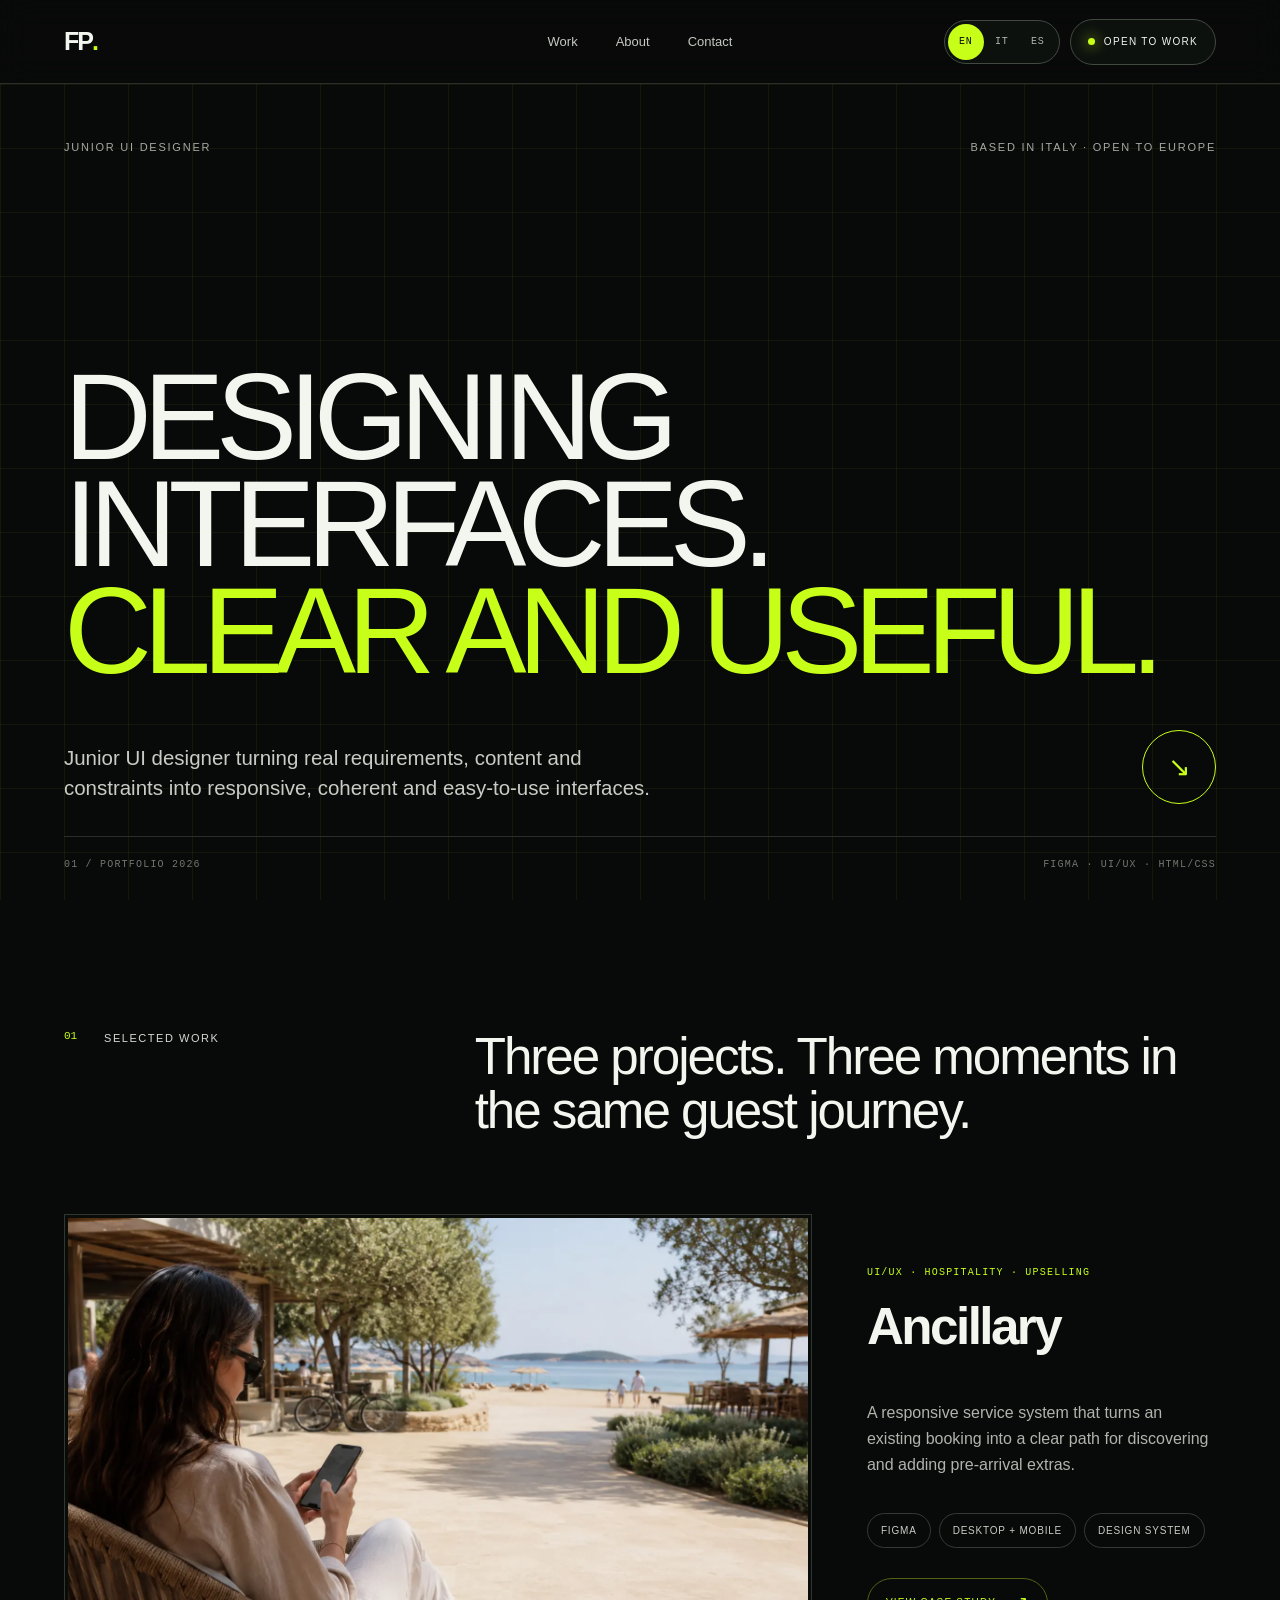
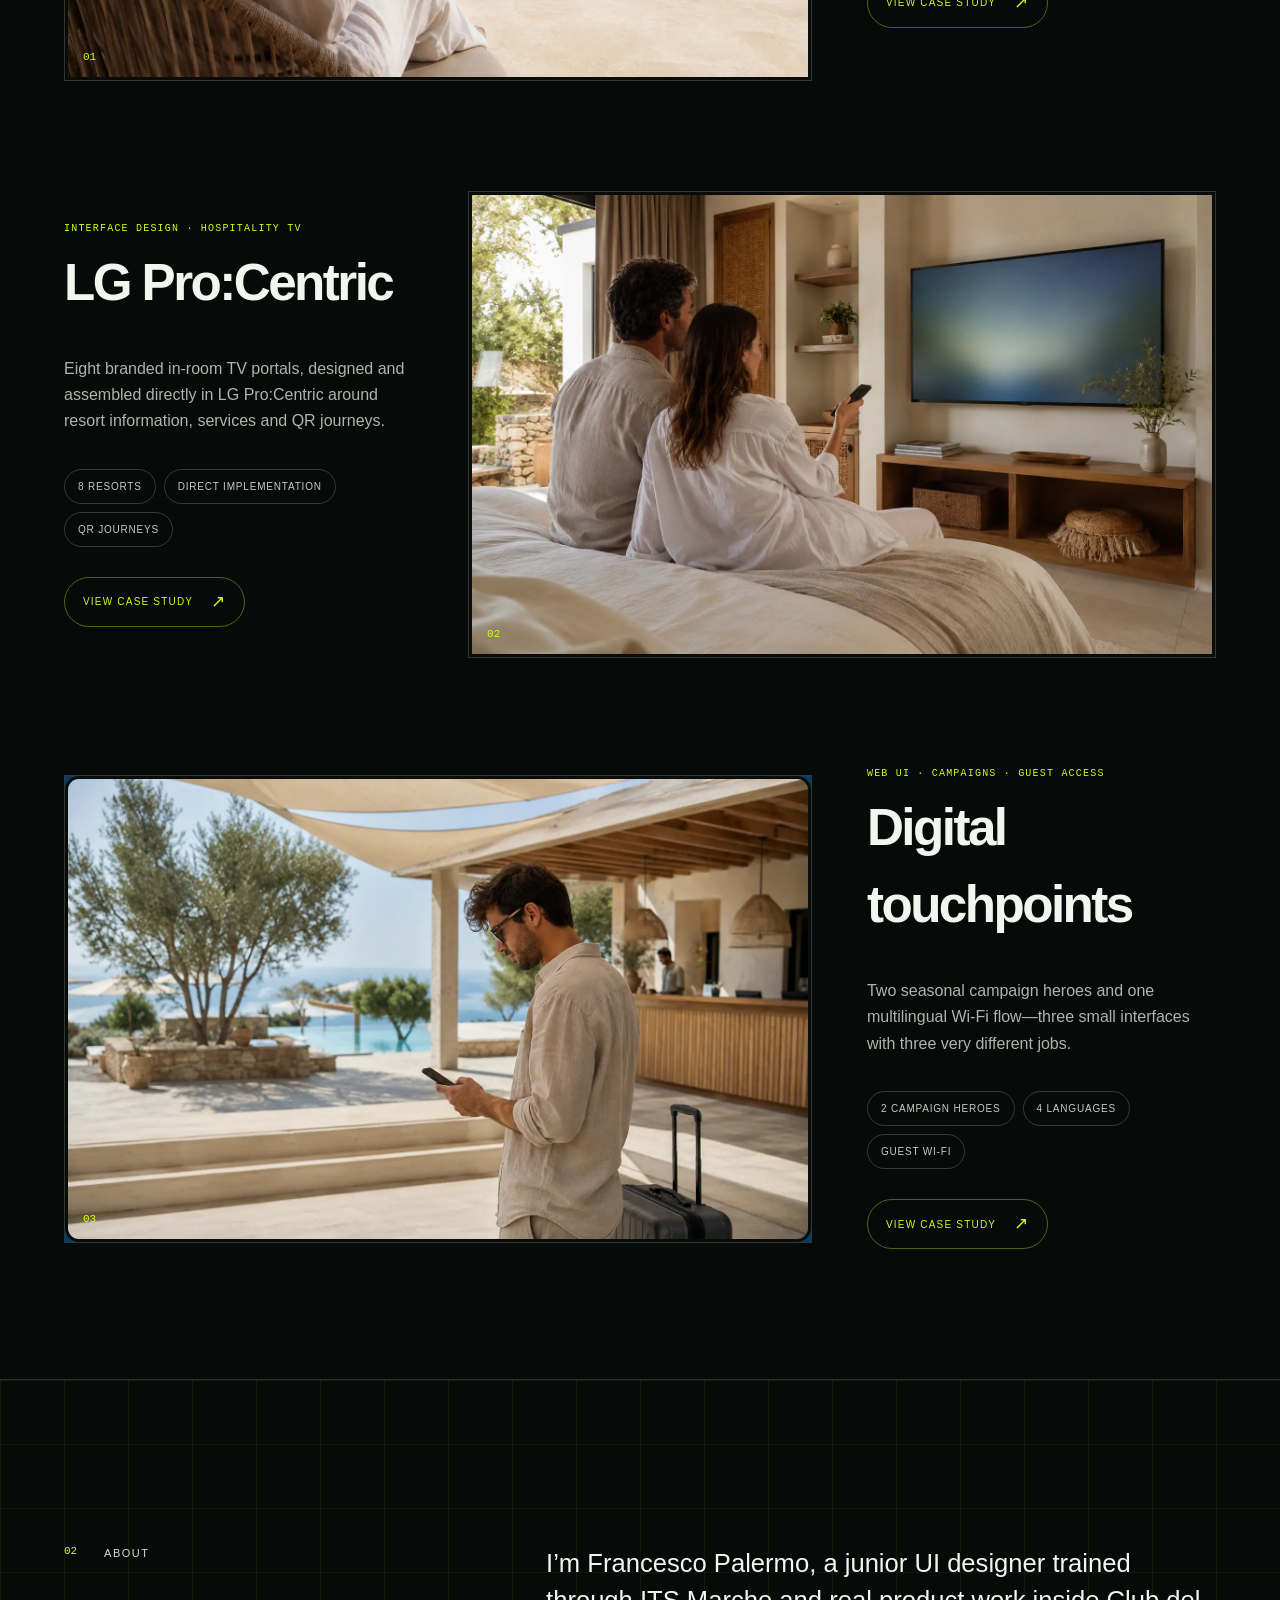
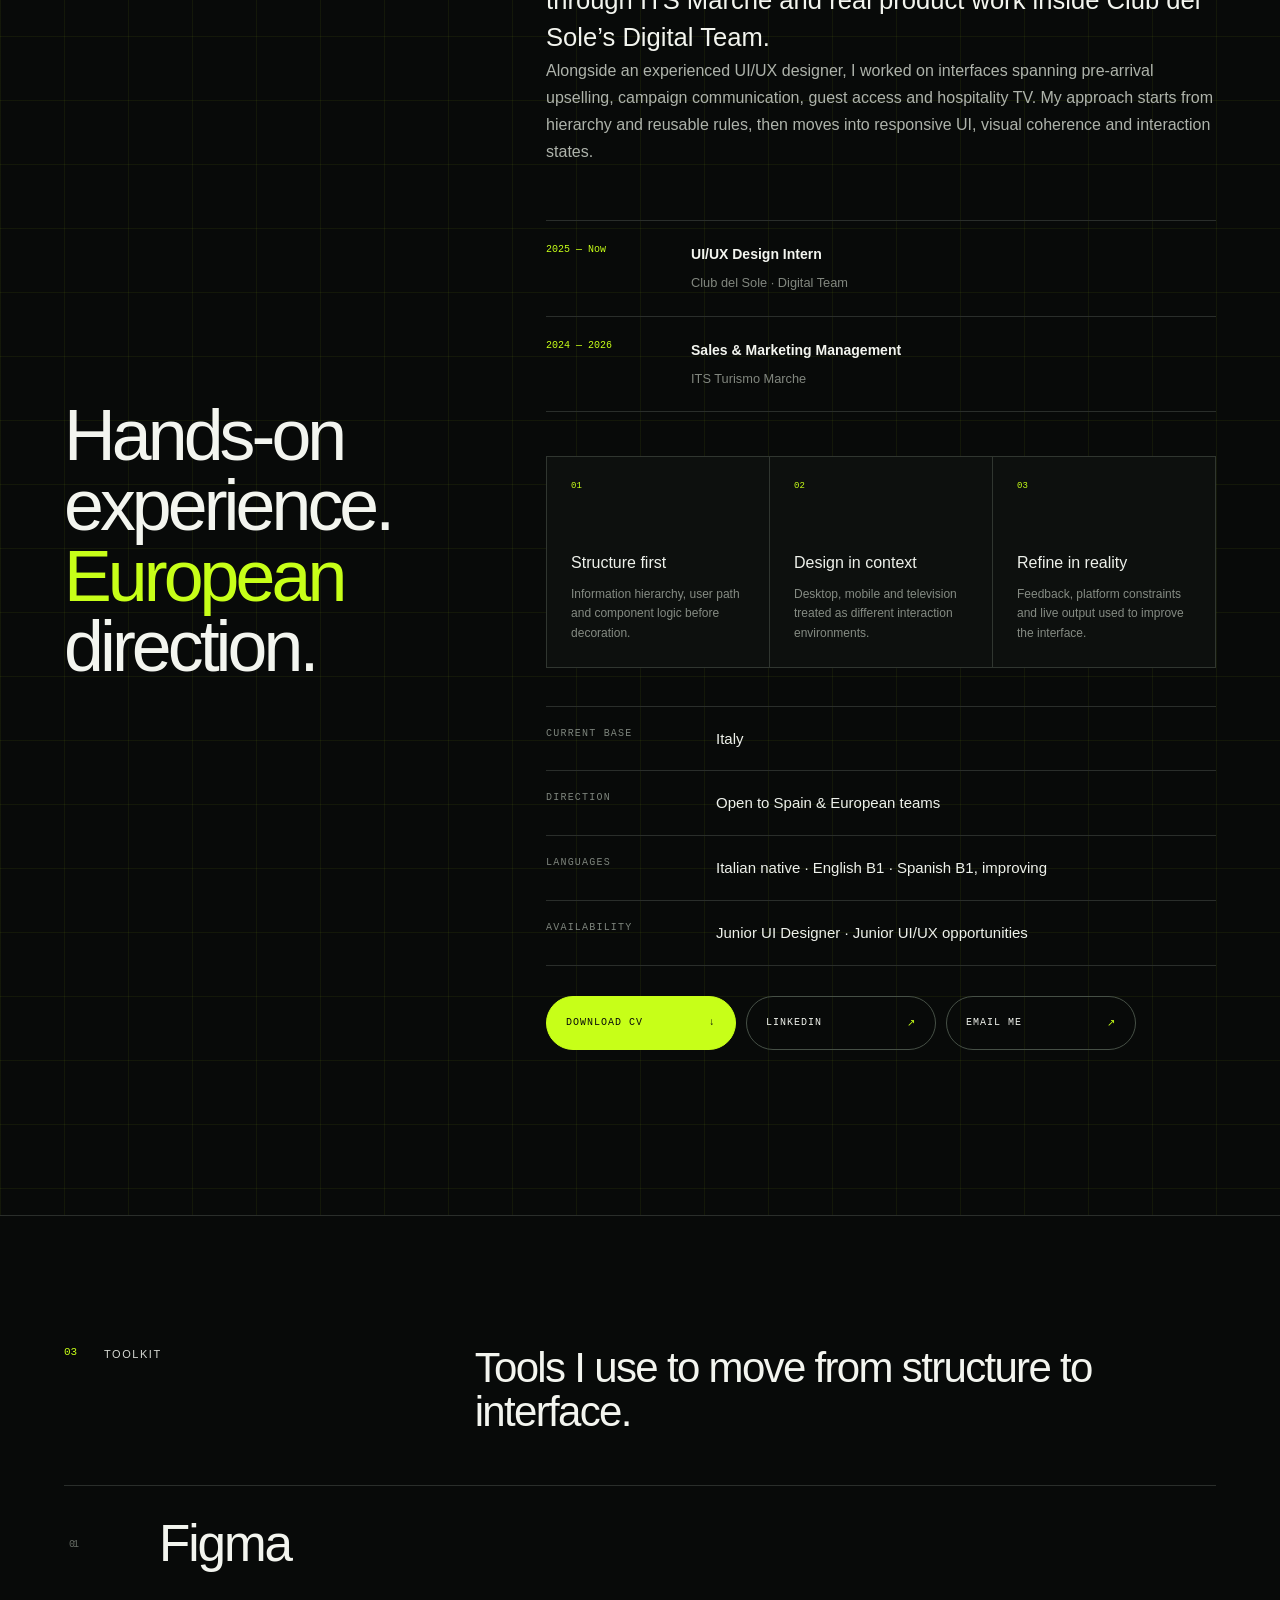
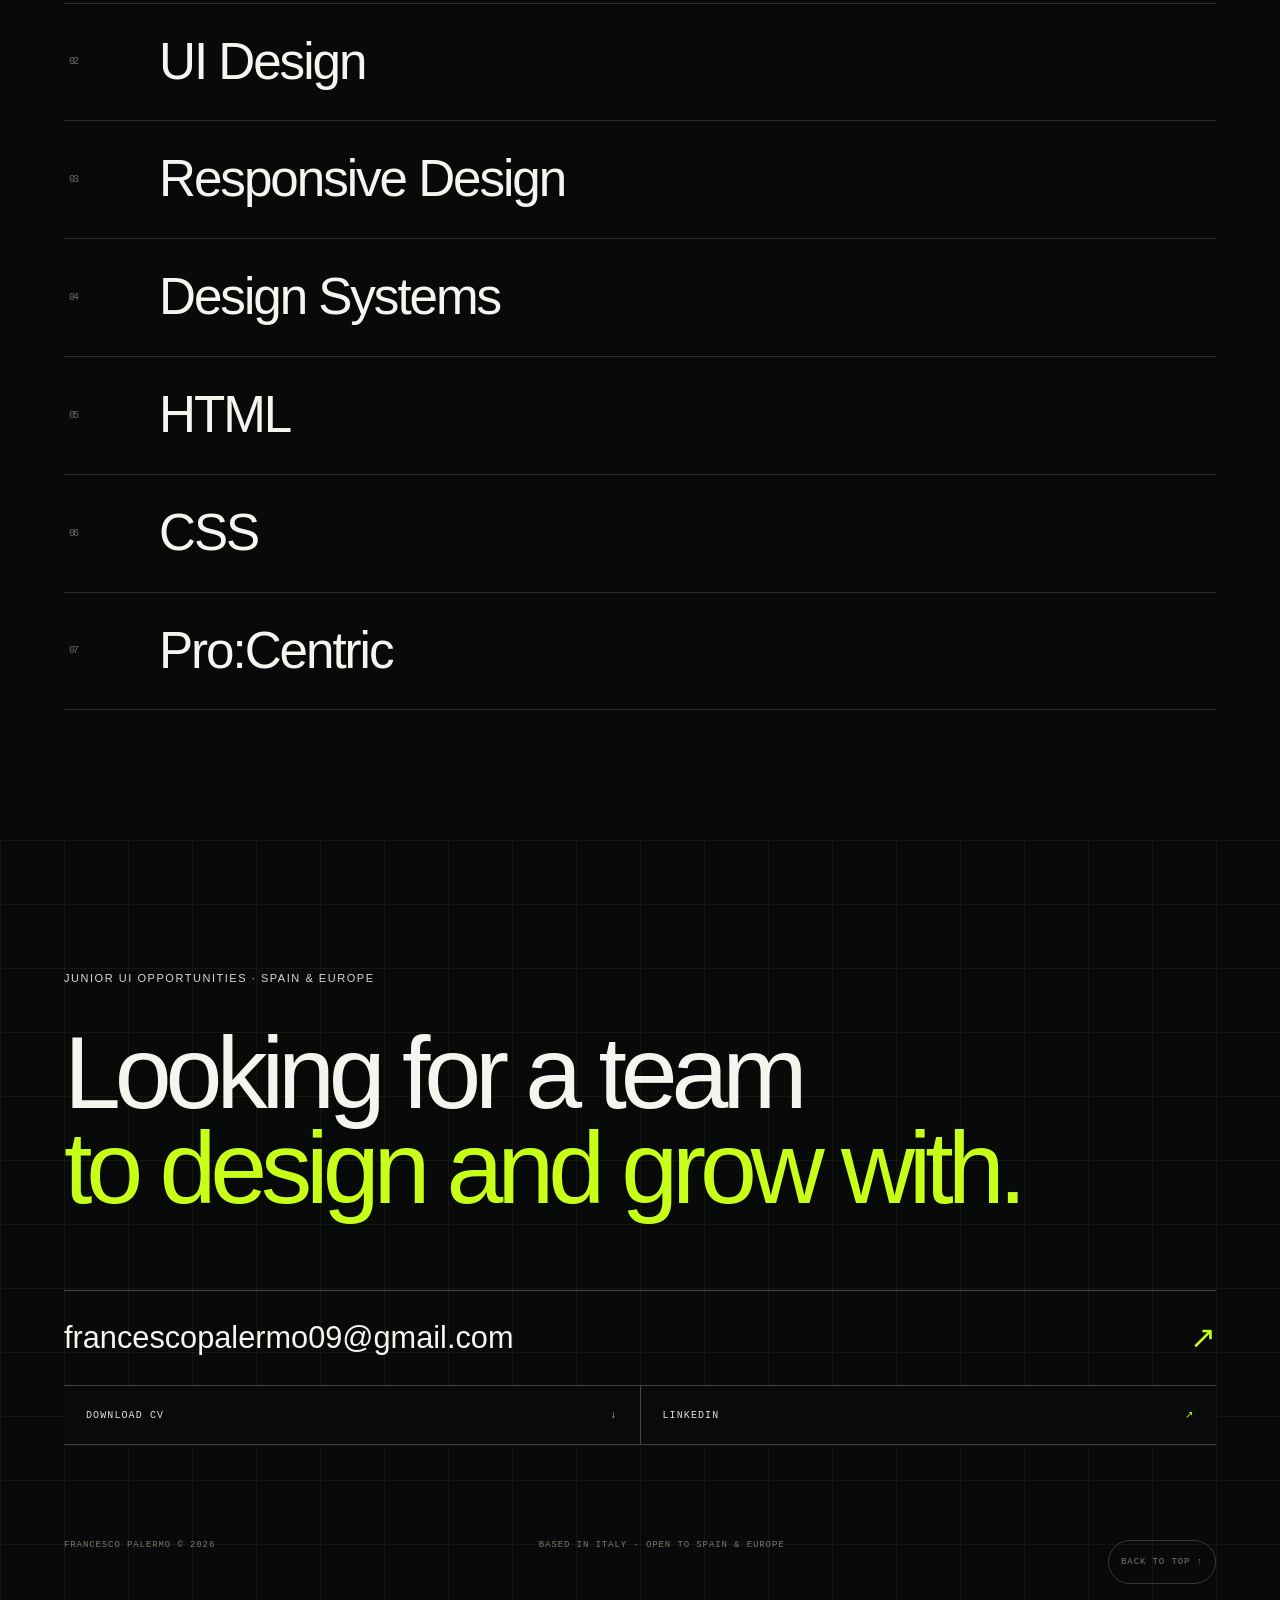
<file: index.html>
<!DOCTYPE html><html lang="en"><head><meta charSet="utf-8"/><meta name="viewport" content="width=device-width, initial-scale=1"/><link rel="preload" href="/_next/static/media/797e433ab948586e-s.p.08e28id.o-okb.woff2" as="font" crossorigin="" type="font/woff2"/><link rel="preload" href="/_next/static/media/caa3a2e1cccd8315-s.p.09~u27dqhyhd6.woff2" as="font" crossorigin="" type="font/woff2"/><link rel="preload" as="image" href="/projects/ancillary/ancillary-cover-photographic-v2.webp"/><link rel="stylesheet" href="/_next/static/chunks/0yqdj-u3j73in.css" data-precedence="next"/><link rel="preload" as="script" fetchPriority="low" href="/_next/static/chunks/0gxwci3e5-ykx.js"/><script src="/_next/static/chunks/125l.7mq080dp.js" async=""></script><script src="/_next/static/chunks/10u3y4bw1ayzs.js" async=""></script><script src="/_next/static/chunks/turbopack-0rf1mnt1vywp0.js" async=""></script><script src="/_next/static/chunks/0fsi8lw5utejl.js" async=""></script><script src="/_next/static/chunks/0d3tkj33oycf2.js" async=""></script><script src="/_next/static/chunks/0tv.4qqgdsrz7.js" async=""></script><meta name="next-size-adjust" content=""/><title>Francesco Palermo — UI Designer</title><meta name="description" content="Portfolio of Francesco Palermo, junior UI designer creating responsive hospitality interfaces, design systems and real-world digital guest experiences."/><meta name="author" content="Francesco Palermo"/><meta name="keywords" content="UI designer,UI/UX designer,responsive design,design systems,hospitality UX,Figma"/><meta name="creator" content="Francesco Palermo"/><meta name="robots" content="index, follow"/><link rel="canonical" href="https://francescopalermo-04.github.io/"/><link rel="alternate" hrefLang="en-US" href="https://francescopalermo-04.github.io/"/><link rel="alternate" hrefLang="it-IT" href="https://francescopalermo-04.github.io/it/"/><link rel="alternate" hrefLang="es-ES" href="https://francescopalermo-04.github.io/es/"/><meta property="og:title" content="Francesco Palermo — UI Designer"/><meta property="og:description" content="Portfolio of Francesco Palermo, junior UI designer creating responsive hospitality interfaces, design systems and real-world digital guest experiences."/><meta property="og:url" content="https://francescopalermo-04.github.io/"/><meta property="og:locale" content="en_US"/><meta property="og:image" content="https://francescopalermo-04.github.io/social/portfolio-og.webp"/><meta property="og:image:width" content="1200"/><meta property="og:image:height" content="630"/><meta property="og:image:alt" content="Francesco Palermo UI design portfolio"/><meta name="twitter:card" content="summary_large_image"/><meta name="twitter:title" content="Francesco Palermo — UI Designer"/><meta name="twitter:description" content="Responsive hospitality interfaces, design systems and real-world digital guest experiences."/><meta name="twitter:image" content="https://francescopalermo-04.github.io/social/portfolio-og.webp"/><link rel="shortcut icon" href="/favicon.svg"/><link rel="icon" href="/favicon.svg"/><script src="/_next/static/chunks/03~yq9q893hmn.js" noModule=""></script></head><body class="geist_a71539c9-module__T19VSG__variable geist_mono_8d43a2aa-module__8Li5zG__variable antialiased"><div hidden=""><!--$--><!--/$--></div><main><nav class="nav" aria-label="Primary navigation"><a class="logo" href="#top" aria-label="Francesco Palermo, home">FP<span>.</span></a><div class="navLinks"><a href="#work">Work</a><a href="#about">About</a><a href="#contact">Contact</a></div><div class="navActions"><div class="languageSwitcher" role="group" aria-label="Select language"><a href="/" hrefLang="en" lang="en" aria-label="English" aria-current="page">EN</a><a href="/it" hrefLang="it" lang="it" aria-label="Italiano">IT</a><a href="/es" hrefLang="es" lang="es" aria-label="Español">ES</a></div><a class="availability" href="#contact"><i></i> <!-- -->Open to work</a></div></nav><section class="hero gridBg" id="top"><div class="eyebrow"><span>Junior UI Designer</span><span>Based in Italy · Open to Europe</span></div><h1>Designing interfaces.<br/><em>Clear and useful.</em></h1><div class="heroBottom"><p>Junior UI designer turning real requirements, content and constraints into responsive, coherent and easy-to-use interfaces.</p><a class="roundArrow" href="#work" aria-label="Explore selected work">↘</a></div><div class="heroMeta"><span>01 / Portfolio 2026</span><span>Figma · UI/UX · HTML/CSS</span></div></section><section class="section" id="work"><header class="sectionHeader"><div><span class="index">01</span><p class="kicker">Selected work</p></div><h2>Three projects. Three moments in the same guest journey.</h2></header><div class="projectList"><article class="project"><a class="projectVisual ancillary" href="/work/ancillary" aria-label="View case study: Ancillary" data-enter-label="View case study"><div class="realProjectCover " data-project-cover="ancillary"><img alt="Guest planning her stay from a bright Mediterranean resort terrace" decoding="async" data-nimg="fill" style="position:absolute;height:100%;width:100%;left:0;top:0;right:0;bottom:0;color:transparent" src="/projects/ancillary/ancillary-cover-photographic-v2.webp"/></div><span class="visualLabel">01</span></a><div class="projectCopy"><div><p class="category">UI/UX · Hospitality · Upselling</p><h3>Ancillary</h3></div><p class="description">A responsive service system that turns an existing booking into a clear path for discovering and adding pre-arrival extras.</p><div class="tags"><span>Figma</span><span>Desktop + Mobile</span><span>Design System</span></div><a class="caseLink" href="/work/ancillary">View case study<!-- --> <span>↗</span></a></div></article><article class="project"><a class="projectVisual procentric" href="/work/procentric" aria-label="View case study: LG Pro:Centric" data-enter-label="View case study"><div class="realProjectCover procentricProjectCover" data-project-cover="procentric"><img alt="Resort guests using an in-room hospitality TV" loading="lazy" decoding="async" data-nimg="fill" style="position:absolute;height:100%;width:100%;left:0;top:0;right:0;bottom:0;color:transparent" src="/projects/procentric/procentric-hero-photographic-v2.webp"/></div><span class="visualLabel">02</span></a><div class="projectCopy"><div><p class="category">Interface Design · Hospitality TV</p><h3>LG Pro:Centric</h3></div><p class="description">Eight branded in-room TV portals, designed and assembled directly in LG Pro:Centric around resort information, services and QR journeys.</p><div class="tags"><span>8 Resorts</span><span>Direct Implementation</span><span>QR Journeys</span></div><a class="caseLink" href="/work/procentric">View case study<!-- --> <span>↗</span></a></div></article><article class="project"><a class="projectVisual touchpoints" href="/work/digital-touchpoints" aria-label="View case study: Digital touchpoints" data-enter-label="View case study"><div class="realProjectCover touchpointsProjectCover" data-project-cover="touchpoints"><img alt="Guest using a smartphone on arrival at a Mediterranean resort" loading="lazy" decoding="async" data-nimg="fill" style="position:absolute;height:100%;width:100%;left:0;top:0;right:0;bottom:0;color:transparent" src="/projects/touchpoints/digital-touchpoints-hero-photographic-v2.webp"/></div><span class="visualLabel">03</span></a><div class="projectCopy"><div><p class="category">Web UI · Campaigns · Guest access</p><h3>Digital touchpoints</h3></div><p class="description">Two seasonal campaign heroes and one multilingual Wi-Fi flow—three small interfaces with three very different jobs.</p><div class="tags"><span>2 Campaign Heroes</span><span>4 Languages</span><span>Guest Wi-Fi</span></div><a class="caseLink" href="/work/digital-touchpoints">View case study<!-- --> <span>↗</span></a></div></article></div></section><section class="about gridBg" id="about"><div class="aboutLead"><span class="index">02</span><p class="kicker">About</p><h2>Hands-on experience.<br/><em>European</em> <!-- -->direction.</h2></div><div class="aboutCopy"><p class="large">I’m Francesco Palermo, a junior UI designer trained through ITS Marche and real product work inside Club del Sole’s Digital Team.</p><p>Alongside an experienced UI/UX designer, I worked on interfaces spanning pre-arrival upselling, campaign communication, guest access and hospitality TV. My approach starts from hierarchy and reusable rules, then moves into responsive UI, visual coherence and interaction states.</p><div class="experience"><div><span>2025 — Now</span><b>UI/UX Design Intern</b><small>Club del Sole · Digital Team</small></div><div><span>2024 — 2026</span><b>Sales &amp; Marketing Management</b><small>ITS Turismo Marche</small></div></div><div class="profileApproach" aria-label="How I work"><article><span>01</span><b>Structure first</b><p>Information hierarchy, user path and component logic before decoration.</p></article><article><span>02</span><b>Design in context</b><p>Desktop, mobile and television treated as different interaction environments.</p></article><article><span>03</span><b>Refine in reality</b><p>Feedback, platform constraints and live output used to improve the interface.</p></article></div><div class="profileFacts" aria-label="Candidate information"><div><span>Current base</span><b>Italy</b></div><div><span>Direction</span><b>Open to Spain &amp; European teams</b></div><div><span>Languages</span><b>Italian native · English B1 · Spanish B1, improving</b></div><div><span>Availability</span><b>Junior UI Designer · Junior UI/UX opportunities</b></div></div><div class="applicationLinks"><a class="primaryProfileAction" href="/cv/francesco-palermo-cv-en.pdf?v=20261026" download="">Download CV<!-- --> <span>↓</span></a><a href="https://www.linkedin.com/in/francesco-palermo-264580349" target="_blank" rel="noreferrer">LinkedIn <span>↗</span></a><a href="mailto:francescopalermo09@gmail.com">Email me<!-- --> <span>↗</span></a></div></div></section><section class="skills section"><header class="sectionHeader compact"><div><span class="index">03</span><p class="kicker">Toolkit</p></div><h2>Tools I use to move from structure to interface.</h2></header><div class="skillCloud"><span><small>0<!-- -->1</small>Figma</span><span><small>0<!-- -->2</small>UI Design</span><span><small>0<!-- -->3</small>Responsive Design</span><span><small>0<!-- -->4</small>Design Systems</span><span><small>0<!-- -->5</small>HTML</span><span><small>0<!-- -->6</small>CSS</span><span><small>0<!-- -->7</small>Pro:Centric</span></div></section><footer id="contact" class="contact gridBg"><p class="kicker">Junior UI opportunities · Spain &amp; Europe</p><h2>Looking for a team<br/><em>to design and grow with.</em></h2><div class="contactActions"><a class="email" href="mailto:francescopalermo09@gmail.com">francescopalermo09@gmail.com <span>↗</span></a><div><a href="/cv/francesco-palermo-cv-en.pdf?v=20261026" download="">Download CV<!-- --> <span>↓</span></a><a href="https://www.linkedin.com/in/francesco-palermo-264580349" target="_blank" rel="noreferrer">LinkedIn <span>↗</span></a></div></div><div class="footerLine"><span>Francesco Palermo © 2026</span><span>Based in Italy · Open to Spain &amp; Europe</span><a href="#top">Back to top ↑</a></div></footer></main><!--$--><!--/$--><script src="/_next/static/chunks/0gxwci3e5-ykx.js" id="_R_" async=""></script><script>(self.__next_f=self.__next_f||[]).push([0])</script><script>self.__next_f.push([1,"1:\"$Sreact.fragment\"\n2:I[39756,[\"/_next/static/chunks/0fsi8lw5utejl.js\",\"/_next/static/chunks/0d3tkj33oycf2.js\"],\"default\"]\n3:I[37457,[\"/_next/static/chunks/0fsi8lw5utejl.js\",\"/_next/static/chunks/0d3tkj33oycf2.js\"],\"default\"]\n4:I[49065,[\"/_next/static/chunks/0fsi8lw5utejl.js\",\"/_next/static/chunks/0d3tkj33oycf2.js\",\"/_next/static/chunks/0tv.4qqgdsrz7.js\"],\"default\"]\n5:I[30767,[\"/_next/static/chunks/0fsi8lw5utejl.js\",\"/_next/static/chunks/0d3tkj33oycf2.js\",\"/_next/static/chunks/0tv.4qqgdsrz7.js\"],\"default\"]\n6:I[5500,[\"/_next/static/chunks/0fsi8lw5utejl.js\",\"/_next/static/chunks/0d3tkj33oycf2.js\",\"/_next/static/chunks/0tv.4qqgdsrz7.js\"],\"Image\"]\n13:I[68027,[\"/_next/static/chunks/0fsi8lw5utejl.js\",\"/_next/static/chunks/0d3tkj33oycf2.js\"],\"default\",1]\n:HL[\"/_next/static/chunks/0yqdj-u3j73in.css\",\"style\"]\n:HL[\"/_next/static/media/797e433ab948586e-s.p.08e28id.o-okb.woff2\",\"font\",{\"crossOrigin\":\"\",\"type\":\"font/woff2\"}]\n:HL[\"/_next/static/media/caa3a2e1cccd8315-s.p.09~u27dqhyhd6.woff2\",\"font\",{\"crossOrigin\":\"\",\"type\":\"font/woff2\"}]\n"])</script><script>self.__next_f.push([1,"0:{\"P\":null,\"c\":[\"\",\"\"],\"q\":\"\",\"i\":false,\"f\":[[[\"\",{\"children\":[\"__PAGE__\",{}]},\"$undefined\",\"$undefined\",16],[[\"$\",\"$1\",\"c\",{\"children\":[[[\"$\",\"link\",\"0\",{\"rel\":\"stylesheet\",\"href\":\"/_next/static/chunks/0yqdj-u3j73in.css\",\"precedence\":\"next\",\"crossOrigin\":\"$undefined\",\"nonce\":\"$undefined\"}],[\"$\",\"script\",\"script-0\",{\"src\":\"/_next/static/chunks/0fsi8lw5utejl.js\",\"async\":true,\"nonce\":\"$undefined\"}],[\"$\",\"script\",\"script-1\",{\"src\":\"/_next/static/chunks/0d3tkj33oycf2.js\",\"async\":true,\"nonce\":\"$undefined\"}]],[\"$\",\"html\",null,{\"lang\":\"en\",\"children\":[\"$\",\"body\",null,{\"className\":\"geist_a71539c9-module__T19VSG__variable geist_mono_8d43a2aa-module__8Li5zG__variable antialiased\",\"children\":[\"$\",\"$L2\",null,{\"parallelRouterKey\":\"children\",\"error\":\"$undefined\",\"errorStyles\":\"$undefined\",\"errorScripts\":\"$undefined\",\"template\":[\"$\",\"$L3\",null,{}],\"templateStyles\":\"$undefined\",\"templateScripts\":\"$undefined\",\"notFound\":[[[\"$\",\"title\",null,{\"children\":\"404: This page could not be found.\"}],[\"$\",\"div\",null,{\"style\":{\"fontFamily\":\"system-ui,\\\"Segoe UI\\\",Roboto,Helvetica,Arial,sans-serif,\\\"Apple Color Emoji\\\",\\\"Segoe UI Emoji\\\"\",\"height\":\"100vh\",\"textAlign\":\"center\",\"display\":\"flex\",\"flexDirection\":\"column\",\"alignItems\":\"center\",\"justifyContent\":\"center\"},\"children\":[\"$\",\"div\",null,{\"children\":[[\"$\",\"style\",null,{\"dangerouslySetInnerHTML\":{\"__html\":\"body{color:#000;background:#fff;margin:0}.next-error-h1{border-right:1px solid rgba(0,0,0,.3)}@media (prefers-color-scheme:dark){body{color:#fff;background:#000}.next-error-h1{border-right:1px solid rgba(255,255,255,.3)}}\"}}],[\"$\",\"h1\",null,{\"className\":\"next-error-h1\",\"style\":{\"display\":\"inline-block\",\"margin\":\"0 20px 0 0\",\"padding\":\"0 23px 0 0\",\"fontSize\":24,\"fontWeight\":500,\"verticalAlign\":\"top\",\"lineHeight\":\"49px\"},\"children\":404}],[\"$\",\"div\",null,{\"style\":{\"display\":\"inline-block\"},\"children\":[\"$\",\"h2\",null,{\"style\":{\"fontSize\":14,\"fontWeight\":400,\"lineHeight\":\"49px\",\"margin\":0},\"children\":\"This page could not be found.\"}]}]]}]}]],[]],\"forbidden\":\"$undefined\",\"unauthorized\":\"$undefined\"}]}]}]]}],{\"children\":[[\"$\",\"$1\",\"c\",{\"children\":[[\"$\",\"main\",null,{\"children\":[[\"$\",\"nav\",null,{\"className\":\"nav\",\"aria-label\":\"Primary navigation\",\"children\":[[\"$\",\"a\",null,{\"className\":\"logo\",\"href\":\"#top\",\"aria-label\":\"Francesco Palermo, home\",\"children\":[\"FP\",[\"$\",\"span\",null,{\"children\":\".\"}]]}],[\"$\",\"div\",null,{\"className\":\"navLinks\",\"children\":[[\"$\",\"a\",null,{\"href\":\"#work\",\"children\":\"Work\"}],[\"$\",\"a\",null,{\"href\":\"#about\",\"children\":\"About\"}],[\"$\",\"a\",null,{\"href\":\"#contact\",\"children\":\"Contact\"}]]}],[\"$\",\"div\",null,{\"className\":\"navActions\",\"children\":[[\"$\",\"$L4\",null,{\"locale\":\"en\",\"path\":\"/\"}],[\"$\",\"a\",null,{\"className\":\"availability\",\"href\":\"#contact\",\"children\":[[\"$\",\"i\",null,{}],\" \",\"Open to work\"]}]]}]]}],[\"$\",\"section\",null,{\"className\":\"hero gridBg\",\"id\":\"top\",\"children\":[[\"$\",\"div\",null,{\"className\":\"eyebrow\",\"children\":[[\"$\",\"span\",null,{\"children\":\"Junior UI Designer\"}],[\"$\",\"span\",null,{\"children\":\"Based in Italy · Open to Europe\"}]]}],[\"$\",\"h1\",null,{\"children\":[\"Designing interfaces.\",[\"$\",\"br\",null,{}],[\"$\",\"em\",null,{\"children\":\"Clear and useful.\"}]]}],[\"$\",\"div\",null,{\"className\":\"heroBottom\",\"children\":[[\"$\",\"p\",null,{\"children\":\"Junior UI designer turning real requirements, content and constraints into responsive, coherent and easy-to-use interfaces.\"}],[\"$\",\"a\",null,{\"className\":\"roundArrow\",\"href\":\"#work\",\"aria-label\":\"Explore selected work\",\"children\":\"↘\"}]]}],[\"$\",\"div\",null,{\"className\":\"heroMeta\",\"children\":[[\"$\",\"span\",null,{\"children\":\"01 / Portfolio 2026\"}],[\"$\",\"span\",null,{\"children\":\"Figma · UI/UX · HTML/CSS\"}]]}]]}],[\"$\",\"section\",null,{\"className\":\"section\",\"id\":\"work\",\"children\":[[\"$\",\"header\",null,{\"className\":\"sectionHeader\",\"children\":[[\"$\",\"div\",null,{\"children\":[[\"$\",\"span\",null,{\"className\":\"index\",\"children\":\"01\"}],[\"$\",\"p\",null,{\"className\":\"kicker\",\"children\":\"Selected work\"}]]}],[\"$\",\"h2\",null,{\"children\":\"Three projects. Three moments in the same guest journey.\"}]]}],[\"$\",\"div\",null,{\"className\":\"projectList\",\"children\":[[\"$\",\"article\",\"Ancillary\",{\"className\":\"project\",\"children\":[[\"$\",\"$L5\",null,{\"className\":\"projectVisual ancillary\",\"href\":\"/work/ancillary\",\"ariaLabel\":\"View case study: Ancillary\",\"enterLabel\":\"View case study\",\"originSelector\":\"[data-project-cover=\\\"ancillary\\\"]\",\"children\":[[\"$\",\"div\",null,{\"className\":\"realProjectCover \",\"data-project-cover\":\"ancillary\",\"children\":[\"$\",\"$L6\",null,{\"unoptimized\":true,\"fill\":true,\"priority\":true,\"sizes\":\"(max-width: 760px) 90vw, 60vw\",\"src\":\"/projects/ancillary/ancillary-cover-photographic-v2.webp\",\"alt\":\"Guest planning her stay from a bright Mediterranean resort terrace\"}]}],[\"$\",\"span\",null,{\"className\":\"visualLabel\",\"children\":\"01\"}]]}],[\"$\",\"div\",null,{\"className\":\"projectCopy\",\"children\":[\"$L7\",\"$L8\",\"$L9\",\"$La\"]}]]}],\"$Lb\",\"$Lc\"]}]]}],\"$Ld\",\"$Le\",\"$Lf\"]}],[\"$L10\"],\"$L11\"]}],{},null,false,null]},null,false,null],\"$L12\",false]],\"m\":\"$undefined\",\"G\":[\"$13\",[\"$L14\"]],\"S\":true,\"h\":null,\"s\":\"$undefined\",\"l\":\"$undefined\",\"p\":\"$undefined\",\"d\":\"$undefined\",\"b\":\"7Qss_ygE7OAGA9AN3r-c6\"}\n"])</script><script>self.__next_f.push([1,"15:I[97367,[\"/_next/static/chunks/0fsi8lw5utejl.js\",\"/_next/static/chunks/0d3tkj33oycf2.js\"],\"OutletBoundary\"]\n16:\"$Sreact.suspense\"\n18:I[97367,[\"/_next/static/chunks/0fsi8lw5utejl.js\",\"/_next/static/chunks/0d3tkj33oycf2.js\"],\"ViewportBoundary\"]\n1a:I[97367,[\"/_next/static/chunks/0fsi8lw5utejl.js\",\"/_next/static/chunks/0d3tkj33oycf2.js\"],\"MetadataBoundary\"]\n7:[\"$\",\"div\",null,{\"children\":[[\"$\",\"p\",null,{\"className\":\"category\",\"children\":\"UI/UX · Hospitality · Upselling\"}],[\"$\",\"h3\",null,{\"children\":\"Ancillary\"}]]}]\n8:[\"$\",\"p\",null,{\"className\":\"description\",\"children\":\"A responsive service system that turns an existing booking into a clear path for discovering and adding pre-arrival extras.\"}]\n9:[\"$\",\"div\",null,{\"className\":\"tags\",\"children\":[[\"$\",\"span\",\"Figma\",{\"children\":\"Figma\"}],[\"$\",\"span\",\"Desktop + Mobile\",{\"children\":\"Desktop + Mobile\"}],[\"$\",\"span\",\"Design System\",{\"children\":\"Design System\"}]]}]\na:[\"$\",\"$L5\",null,{\"className\":\"caseLink\",\"href\":\"/work/ancillary\",\"originSelector\":\"[data-project-cover=\\\"ancillary\\\"]\",\"children\":[\"View case study\",\" \",[\"$\",\"span\",null,{\"children\":\"↗\"}]]}]\n"])</script><script>self.__next_f.push([1,"b:[\"$\",\"article\",\"LG Pro:Centric\",{\"className\":\"project\",\"children\":[[\"$\",\"$L5\",null,{\"className\":\"projectVisual procentric\",\"href\":\"/work/procentric\",\"ariaLabel\":\"View case study: LG Pro:Centric\",\"enterLabel\":\"View case study\",\"originSelector\":\"[data-project-cover=\\\"procentric\\\"]\",\"children\":[[\"$\",\"div\",null,{\"className\":\"realProjectCover procentricProjectCover\",\"data-project-cover\":\"procentric\",\"children\":[\"$\",\"$L6\",null,{\"unoptimized\":true,\"fill\":true,\"priority\":false,\"sizes\":\"(max-width: 760px) 90vw, 60vw\",\"src\":\"/projects/procentric/procentric-hero-photographic-v2.webp\",\"alt\":\"Resort guests using an in-room hospitality TV\"}]}],[\"$\",\"span\",null,{\"className\":\"visualLabel\",\"children\":\"02\"}]]}],[\"$\",\"div\",null,{\"className\":\"projectCopy\",\"children\":[[\"$\",\"div\",null,{\"children\":[[\"$\",\"p\",null,{\"className\":\"category\",\"children\":\"Interface Design · Hospitality TV\"}],[\"$\",\"h3\",null,{\"children\":\"LG Pro:Centric\"}]]}],[\"$\",\"p\",null,{\"className\":\"description\",\"children\":\"Eight branded in-room TV portals, designed and assembled directly in LG Pro:Centric around resort information, services and QR journeys.\"}],[\"$\",\"div\",null,{\"className\":\"tags\",\"children\":[[\"$\",\"span\",\"8 Resorts\",{\"children\":\"8 Resorts\"}],[\"$\",\"span\",\"Direct Implementation\",{\"children\":\"Direct Implementation\"}],[\"$\",\"span\",\"QR Journeys\",{\"children\":\"QR Journeys\"}]]}],[\"$\",\"$L5\",null,{\"className\":\"caseLink\",\"href\":\"/work/procentric\",\"originSelector\":\"[data-project-cover=\\\"procentric\\\"]\",\"children\":[\"View case study\",\" \",[\"$\",\"span\",null,{\"children\":\"↗\"}]]}]]}]]}]\n"])</script><script>self.__next_f.push([1,"c:[\"$\",\"article\",\"Digital touchpoints\",{\"className\":\"project\",\"children\":[[\"$\",\"$L5\",null,{\"className\":\"projectVisual touchpoints\",\"href\":\"/work/digital-touchpoints\",\"ariaLabel\":\"View case study: Digital touchpoints\",\"enterLabel\":\"View case study\",\"originSelector\":\"[data-project-cover=\\\"touchpoints\\\"]\",\"children\":[[\"$\",\"div\",null,{\"className\":\"realProjectCover touchpointsProjectCover\",\"data-project-cover\":\"touchpoints\",\"children\":[\"$\",\"$L6\",null,{\"unoptimized\":true,\"fill\":true,\"priority\":false,\"sizes\":\"(max-width: 760px) 90vw, 60vw\",\"src\":\"/projects/touchpoints/digital-touchpoints-hero-photographic-v2.webp\",\"alt\":\"Guest using a smartphone on arrival at a Mediterranean resort\"}]}],[\"$\",\"span\",null,{\"className\":\"visualLabel\",\"children\":\"03\"}]]}],[\"$\",\"div\",null,{\"className\":\"projectCopy\",\"children\":[[\"$\",\"div\",null,{\"children\":[[\"$\",\"p\",null,{\"className\":\"category\",\"children\":\"Web UI · Campaigns · Guest access\"}],[\"$\",\"h3\",null,{\"children\":\"Digital touchpoints\"}]]}],[\"$\",\"p\",null,{\"className\":\"description\",\"children\":\"Two seasonal campaign heroes and one multilingual Wi-Fi flow—three small interfaces with three very different jobs.\"}],[\"$\",\"div\",null,{\"className\":\"tags\",\"children\":[[\"$\",\"span\",\"2 Campaign Heroes\",{\"children\":\"2 Campaign Heroes\"}],[\"$\",\"span\",\"4 Languages\",{\"children\":\"4 Languages\"}],[\"$\",\"span\",\"Guest Wi-Fi\",{\"children\":\"Guest Wi-Fi\"}]]}],[\"$\",\"$L5\",null,{\"className\":\"caseLink\",\"href\":\"/work/digital-touchpoints\",\"originSelector\":\"[data-project-cover=\\\"touchpoints\\\"]\",\"children\":[\"View case study\",\" \",[\"$\",\"span\",null,{\"children\":\"↗\"}]]}]]}]]}]\n"])</script><script>self.__next_f.push([1,"d:[\"$\",\"section\",null,{\"className\":\"about gridBg\",\"id\":\"about\",\"children\":[[\"$\",\"div\",null,{\"className\":\"aboutLead\",\"children\":[[\"$\",\"span\",null,{\"className\":\"index\",\"children\":\"02\"}],[\"$\",\"p\",null,{\"className\":\"kicker\",\"children\":\"About\"}],[\"$\",\"h2\",null,{\"children\":[\"Hands-on experience.\",[\"$\",\"br\",null,{}],[\"$\",\"em\",null,{\"children\":\"European\"}],\" \",\"direction.\"]}]]}],[\"$\",\"div\",null,{\"className\":\"aboutCopy\",\"children\":[[\"$\",\"p\",null,{\"className\":\"large\",\"children\":\"I’m Francesco Palermo, a junior UI designer trained through ITS Marche and real product work inside Club del Sole’s Digital Team.\"}],[\"$\",\"p\",null,{\"children\":\"Alongside an experienced UI/UX designer, I worked on interfaces spanning pre-arrival upselling, campaign communication, guest access and hospitality TV. My approach starts from hierarchy and reusable rules, then moves into responsive UI, visual coherence and interaction states.\"}],[\"$\",\"div\",null,{\"className\":\"experience\",\"children\":[[\"$\",\"div\",\"2025 — Now\",{\"children\":[[\"$\",\"span\",null,{\"children\":\"2025 — Now\"}],[\"$\",\"b\",null,{\"children\":\"UI/UX Design Intern\"}],[\"$\",\"small\",null,{\"children\":\"Club del Sole · Digital Team\"}]]}],[\"$\",\"div\",\"2024 — 2026\",{\"children\":[[\"$\",\"span\",null,{\"children\":\"2024 — 2026\"}],[\"$\",\"b\",null,{\"children\":\"Sales \u0026 Marketing Management\"}],[\"$\",\"small\",null,{\"children\":\"ITS Turismo Marche\"}]]}]]}],[\"$\",\"div\",null,{\"className\":\"profileApproach\",\"aria-label\":\"How I work\",\"children\":[[\"$\",\"article\",\"01\",{\"children\":[[\"$\",\"span\",null,{\"children\":\"01\"}],[\"$\",\"b\",null,{\"children\":\"Structure first\"}],[\"$\",\"p\",null,{\"children\":\"Information hierarchy, user path and component logic before decoration.\"}]]}],[\"$\",\"article\",\"02\",{\"children\":[[\"$\",\"span\",null,{\"children\":\"02\"}],[\"$\",\"b\",null,{\"children\":\"Design in context\"}],[\"$\",\"p\",null,{\"children\":\"Desktop, mobile and television treated as different interaction environments.\"}]]}],[\"$\",\"article\",\"03\",{\"children\":[[\"$\",\"span\",null,{\"children\":\"03\"}],[\"$\",\"b\",null,{\"children\":\"Refine in reality\"}],[\"$\",\"p\",null,{\"children\":\"Feedback, platform constraints and live output used to improve the interface.\"}]]}]]}],[\"$\",\"div\",null,{\"className\":\"profileFacts\",\"aria-label\":\"Candidate information\",\"children\":[[\"$\",\"div\",\"Current base\",{\"children\":[[\"$\",\"span\",null,{\"children\":\"Current base\"}],[\"$\",\"b\",null,{\"children\":\"Italy\"}]]}],[\"$\",\"div\",\"Direction\",{\"children\":[[\"$\",\"span\",null,{\"children\":\"Direction\"}],[\"$\",\"b\",null,{\"children\":\"Open to Spain \u0026 European teams\"}]]}],[\"$\",\"div\",\"Languages\",{\"children\":[[\"$\",\"span\",null,{\"children\":\"Languages\"}],[\"$\",\"b\",null,{\"children\":\"Italian native · English B1 · Spanish B1, improving\"}]]}],[\"$\",\"div\",\"Availability\",{\"children\":[[\"$\",\"span\",null,{\"children\":\"Availability\"}],[\"$\",\"b\",null,{\"children\":\"Junior UI Designer · Junior UI/UX opportunities\"}]]}]]}],[\"$\",\"div\",null,{\"className\":\"applicationLinks\",\"children\":[[\"$\",\"a\",null,{\"className\":\"primaryProfileAction\",\"href\":\"/cv/francesco-palermo-cv-en.pdf?v=20261026\",\"download\":true,\"children\":[\"Download CV\",\" \",[\"$\",\"span\",null,{\"children\":\"↓\"}]]}],[\"$\",\"a\",null,{\"href\":\"https://www.linkedin.com/in/francesco-palermo-264580349\",\"target\":\"_blank\",\"rel\":\"noreferrer\",\"children\":[\"LinkedIn \",[\"$\",\"span\",null,{\"children\":\"↗\"}]]}],[\"$\",\"a\",null,{\"href\":\"mailto:francescopalermo09@gmail.com\",\"children\":[\"Email me\",\" \",[\"$\",\"span\",null,{\"children\":\"↗\"}]]}]]}]]}]]}]\n"])</script><script>self.__next_f.push([1,"e:[\"$\",\"section\",null,{\"className\":\"skills section\",\"children\":[[\"$\",\"header\",null,{\"className\":\"sectionHeader compact\",\"children\":[[\"$\",\"div\",null,{\"children\":[[\"$\",\"span\",null,{\"className\":\"index\",\"children\":\"03\"}],[\"$\",\"p\",null,{\"className\":\"kicker\",\"children\":\"Toolkit\"}]]}],[\"$\",\"h2\",null,{\"children\":\"Tools I use to move from structure to interface.\"}]]}],[\"$\",\"div\",null,{\"className\":\"skillCloud\",\"children\":[[\"$\",\"span\",\"Figma\",{\"children\":[[\"$\",\"small\",null,{\"children\":[\"0\",1]}],\"Figma\"]}],[\"$\",\"span\",\"UI Design\",{\"children\":[[\"$\",\"small\",null,{\"children\":[\"0\",2]}],\"UI Design\"]}],[\"$\",\"span\",\"Responsive Design\",{\"children\":[[\"$\",\"small\",null,{\"children\":[\"0\",3]}],\"Responsive Design\"]}],[\"$\",\"span\",\"Design Systems\",{\"children\":[[\"$\",\"small\",null,{\"children\":[\"0\",4]}],\"Design Systems\"]}],[\"$\",\"span\",\"HTML\",{\"children\":[[\"$\",\"small\",null,{\"children\":[\"0\",5]}],\"HTML\"]}],[\"$\",\"span\",\"CSS\",{\"children\":[[\"$\",\"small\",null,{\"children\":[\"0\",6]}],\"CSS\"]}],[\"$\",\"span\",\"Pro:Centric\",{\"children\":[[\"$\",\"small\",null,{\"children\":[\"0\",7]}],\"Pro:Centric\"]}]]}]]}]\nf:[\"$\",\"footer\",null,{\"id\":\"contact\",\"className\":\"contact gridBg\",\"children\":[[\"$\",\"p\",null,{\"className\":\"kicker\",\"children\":\"Junior UI opportunities · Spain \u0026 Europe\"}],[\"$\",\"h2\",null,{\"children\":[\"Looking for a team\",[\"$\",\"br\",null,{}],[\"$\",\"em\",null,{\"children\":\"to design and grow with.\"}]]}],[\"$\",\"div\",null,{\"className\":\"contactActions\",\"children\":[[\"$\",\"a\",null,{\"className\":\"email\",\"href\":\"mailto:francescopalermo09@gmail.com\",\"children\":[\"francescopalermo09@gmail.com \",[\"$\",\"span\",null,{\"children\":\"↗\"}]]}],[\"$\",\"div\",null,{\"children\":[[\"$\",\"a\",null,{\"href\":\"/cv/francesco-palermo-cv-en.pdf?v=20261026\",\"download\":true,\"children\":[\"Download CV\",\" \",[\"$\",\"span\",null,{\"children\":\"↓\"}]]}],[\"$\",\"a\",null,{\"href\":\"https://www.linkedin.com/in/francesco-palermo-264580349\",\"target\":\"_blank\",\"rel\":\"noreferrer\",\"children\":[\"LinkedIn \",[\"$\",\"span\",null,{\"children\":\"↗\"}]]}]]}]]}],[\"$\",\"div\",null,{\"className\":\"footerLine\",\"children\":[[\"$\",\"span\",null,{\"children\":\"Francesco Palermo © 2026\"}],[\"$\",\"span\",null,{\"children\":\"Based in Italy · Open to Spain \u0026 Europe\"}],[\"$\",\"a\",null,{\"href\":\"#top\",\"children\":\"Back to top ↑\"}]]}]]}]\n10:[\"$\",\"script\",\"script-0\",{\"src\":\"/_next/static/chunks/0tv.4qqgdsrz7.js\",\"async\":true,\"nonce\":\"$undefined\"}]\n11:[\"$\",\"$L15\",null,{\"children\":[\"$\",\"$16\",null,{\"name\":\"Next.MetadataOutlet\",\"children\":\"$@17\"}]}]\n12:[\"$\",\"$1\",\"h\",{\"children\":[null,[\"$\",\"$L18\",null,{\"children\":\"$L19\"}],[\"$\",\"div\",null,{\"hidden\":true,\"children\":[\"$\",\"$L1a\",null,{\"children\":[\"$\",\"$16\",null,{\"name\":\"Next.Metadata\",\"children\":\"$L1b\"}]}]}],[\"$\",\"meta\",null,{\"name\":\"next-size-adjust\",\"content\":\"\"}]]}]\n14:[\"$\",\"link\",\"0\",{\"rel\":\"stylesheet\",\"href\":\"/_next/static/chunks/0yqdj-u3j73in.css\",\"precedence\":\"next\",\"crossOrigin\":\"$undefined\",\"nonce\":\"$undefined\"}]\n"])</script><script>self.__next_f.push([1,"19:[[\"$\",\"meta\",\"0\",{\"charSet\":\"utf-8\"}],[\"$\",\"meta\",\"1\",{\"name\":\"viewport\",\"content\":\"width=device-width, initial-scale=1\"}]]\n"])</script><script>self.__next_f.push([1,"1c:I[27201,[\"/_next/static/chunks/0fsi8lw5utejl.js\",\"/_next/static/chunks/0d3tkj33oycf2.js\"],\"IconMark\"]\n17:null\n"])</script><script>self.__next_f.push([1,"1b:[[\"$\",\"title\",\"0\",{\"children\":\"Francesco Palermo — UI Designer\"}],[\"$\",\"meta\",\"1\",{\"name\":\"description\",\"content\":\"Portfolio of Francesco Palermo, junior UI designer creating responsive hospitality interfaces, design systems and real-world digital guest experiences.\"}],[\"$\",\"meta\",\"2\",{\"name\":\"author\",\"content\":\"Francesco Palermo\"}],[\"$\",\"meta\",\"3\",{\"name\":\"keywords\",\"content\":\"UI designer,UI/UX designer,responsive design,design systems,hospitality UX,Figma\"}],[\"$\",\"meta\",\"4\",{\"name\":\"creator\",\"content\":\"Francesco Palermo\"}],[\"$\",\"meta\",\"5\",{\"name\":\"robots\",\"content\":\"index, follow\"}],[\"$\",\"link\",\"6\",{\"rel\":\"canonical\",\"href\":\"https://francescopalermo-04.github.io/\"}],[\"$\",\"link\",\"7\",{\"rel\":\"alternate\",\"hrefLang\":\"en-US\",\"href\":\"https://francescopalermo-04.github.io/\"}],[\"$\",\"link\",\"8\",{\"rel\":\"alternate\",\"hrefLang\":\"it-IT\",\"href\":\"https://francescopalermo-04.github.io/it/\"}],[\"$\",\"link\",\"9\",{\"rel\":\"alternate\",\"hrefLang\":\"es-ES\",\"href\":\"https://francescopalermo-04.github.io/es/\"}],[\"$\",\"meta\",\"10\",{\"property\":\"og:title\",\"content\":\"Francesco Palermo — UI Designer\"}],[\"$\",\"meta\",\"11\",{\"property\":\"og:description\",\"content\":\"Portfolio of Francesco Palermo, junior UI designer creating responsive hospitality interfaces, design systems and real-world digital guest experiences.\"}],[\"$\",\"meta\",\"12\",{\"property\":\"og:url\",\"content\":\"https://francescopalermo-04.github.io/\"}],[\"$\",\"meta\",\"13\",{\"property\":\"og:locale\",\"content\":\"en_US\"}],[\"$\",\"meta\",\"14\",{\"property\":\"og:image\",\"content\":\"https://francescopalermo-04.github.io/social/portfolio-og.webp\"}],[\"$\",\"meta\",\"15\",{\"property\":\"og:image:width\",\"content\":\"1200\"}],[\"$\",\"meta\",\"16\",{\"property\":\"og:image:height\",\"content\":\"630\"}],[\"$\",\"meta\",\"17\",{\"property\":\"og:image:alt\",\"content\":\"Francesco Palermo UI design portfolio\"}],[\"$\",\"meta\",\"18\",{\"name\":\"twitter:card\",\"content\":\"summary_large_image\"}],[\"$\",\"meta\",\"19\",{\"name\":\"twitter:title\",\"content\":\"Francesco Palermo — UI Designer\"}],[\"$\",\"meta\",\"20\",{\"name\":\"twitter:description\",\"content\":\"Responsive hospitality interfaces, design systems and real-world digital guest experiences.\"}],[\"$\",\"meta\",\"21\",{\"name\":\"twitter:image\",\"content\":\"https://francescopalermo-04.github.io/social/portfolio-og.webp\"}],[\"$\",\"link\",\"22\",{\"rel\":\"shortcut icon\",\"href\":\"/favicon.svg\"}],[\"$\",\"link\",\"23\",{\"rel\":\"icon\",\"href\":\"/favicon.svg\"}],[\"$\",\"$L1c\",\"24\",{}]]\n"])</script></body></html>
</file>
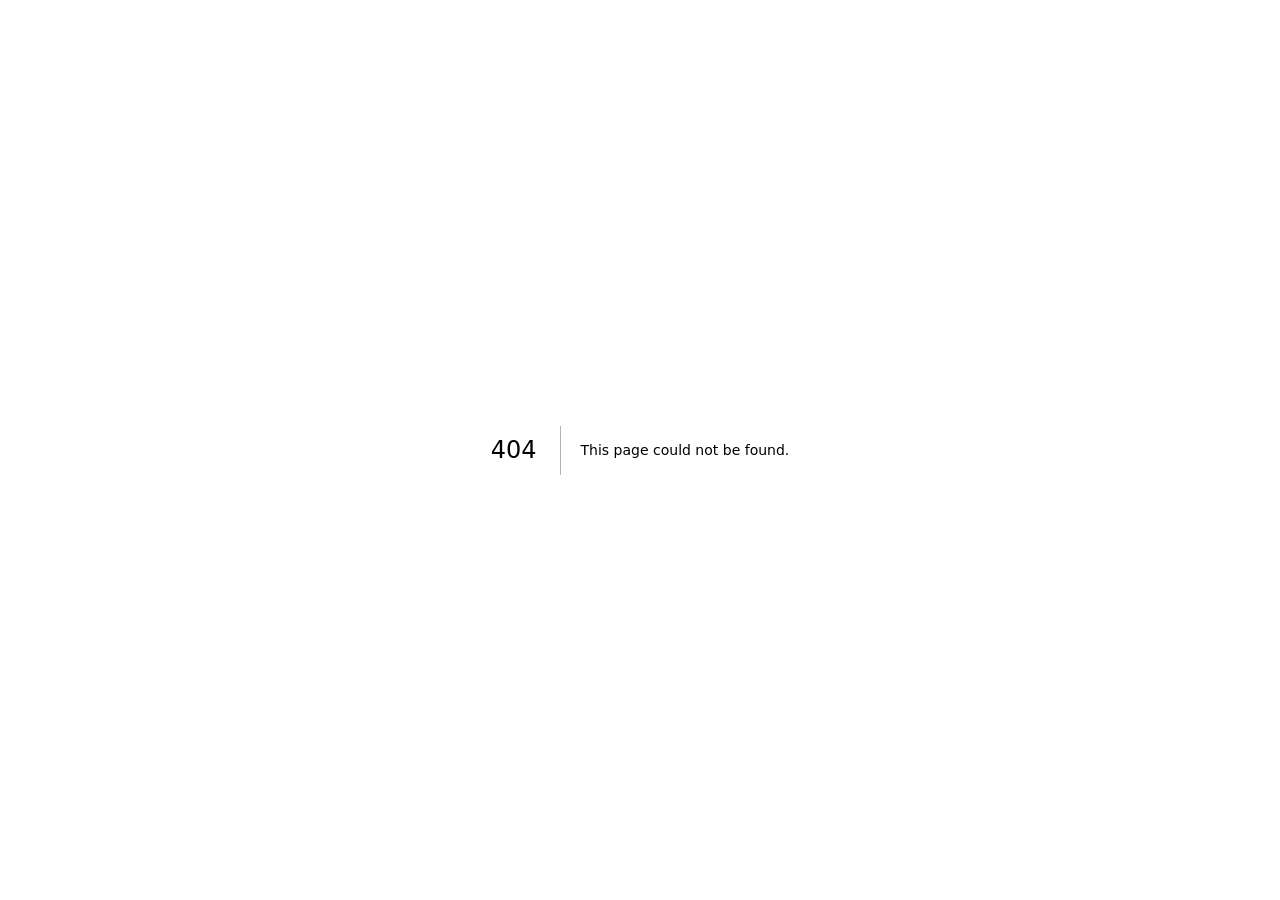
<file: 404/index.html>
<!DOCTYPE html><html lang="en"><head><meta charSet="utf-8"/><meta name="viewport" content="width=device-width, initial-scale=1"/><link rel="stylesheet" href="/_next/static/chunks/0yqdj-u3j73in.css" data-precedence="next"/><link rel="preload" as="script" fetchPriority="low" href="/_next/static/chunks/0gxwci3e5-ykx.js"/><script src="/_next/static/chunks/125l.7mq080dp.js" async=""></script><script src="/_next/static/chunks/10u3y4bw1ayzs.js" async=""></script><script src="/_next/static/chunks/turbopack-0rf1mnt1vywp0.js" async=""></script><script src="/_next/static/chunks/0fsi8lw5utejl.js" async=""></script><script src="/_next/static/chunks/0d3tkj33oycf2.js" async=""></script><meta name="robots" content="noindex"/><meta name="next-size-adjust" content=""/><title>404: This page could not be found.</title><title>Francesco Palermo — UI Designer</title><meta name="description" content="Portfolio of Francesco Palermo, junior UI designer creating responsive hospitality interfaces, design systems and real-world digital guest experiences."/><meta name="author" content="Francesco Palermo"/><meta name="keywords" content="UI designer,UI/UX designer,responsive design,design systems,hospitality UX,Figma"/><meta name="creator" content="Francesco Palermo"/><meta name="robots" content="index, follow"/><link rel="canonical" href="https://francescopalermo-04.github.io/"/><meta property="og:title" content="Francesco Palermo — UI Designer"/><meta property="og:description" content="Responsive hospitality interfaces, design systems and real-world digital guest experiences."/><meta property="og:url" content="https://francescopalermo-04.github.io/"/><meta property="og:site_name" content="Francesco Palermo — UI Design Portfolio"/><meta property="og:locale" content="en_US"/><meta property="og:image" content="https://francescopalermo-04.github.io/social/portfolio-og.webp"/><meta property="og:image:width" content="1200"/><meta property="og:image:height" content="630"/><meta property="og:image:alt" content="Francesco Palermo UI design portfolio"/><meta property="og:type" content="website"/><meta name="twitter:card" content="summary_large_image"/><meta name="twitter:title" content="Francesco Palermo — UI Designer"/><meta name="twitter:description" content="Responsive hospitality interfaces, design systems and real-world digital guest experiences."/><meta name="twitter:image" content="https://francescopalermo-04.github.io/social/portfolio-og.webp"/><link rel="shortcut icon" href="/favicon.svg"/><link rel="icon" href="/favicon.svg"/><script src="/_next/static/chunks/03~yq9q893hmn.js" noModule=""></script></head><body class="geist_a71539c9-module__T19VSG__variable geist_mono_8d43a2aa-module__8Li5zG__variable antialiased"><div hidden=""><!--$--><!--/$--></div><div style="font-family:system-ui,&quot;Segoe UI&quot;,Roboto,Helvetica,Arial,sans-serif,&quot;Apple Color Emoji&quot;,&quot;Segoe UI Emoji&quot;;height:100vh;text-align:center;display:flex;flex-direction:column;align-items:center;justify-content:center"><div><style>body{color:#000;background:#fff;margin:0}.next-error-h1{border-right:1px solid rgba(0,0,0,.3)}@media (prefers-color-scheme:dark){body{color:#fff;background:#000}.next-error-h1{border-right:1px solid rgba(255,255,255,.3)}}</style><h1 class="next-error-h1" style="display:inline-block;margin:0 20px 0 0;padding:0 23px 0 0;font-size:24px;font-weight:500;vertical-align:top;line-height:49px">404</h1><div style="display:inline-block"><h2 style="font-size:14px;font-weight:400;line-height:49px;margin:0">This page could not be found.</h2></div></div></div><!--$--><!--/$--><script src="/_next/static/chunks/0gxwci3e5-ykx.js" id="_R_" async=""></script><script>(self.__next_f=self.__next_f||[]).push([0])</script><script>self.__next_f.push([1,"1:\"$Sreact.fragment\"\n2:I[39756,[\"/_next/static/chunks/0fsi8lw5utejl.js\",\"/_next/static/chunks/0d3tkj33oycf2.js\"],\"default\"]\n3:I[37457,[\"/_next/static/chunks/0fsi8lw5utejl.js\",\"/_next/static/chunks/0d3tkj33oycf2.js\"],\"default\"]\n4:I[97367,[\"/_next/static/chunks/0fsi8lw5utejl.js\",\"/_next/static/chunks/0d3tkj33oycf2.js\"],\"OutletBoundary\"]\n5:\"$Sreact.suspense\"\n8:I[97367,[\"/_next/static/chunks/0fsi8lw5utejl.js\",\"/_next/static/chunks/0d3tkj33oycf2.js\"],\"ViewportBoundary\"]\na:I[97367,[\"/_next/static/chunks/0fsi8lw5utejl.js\",\"/_next/static/chunks/0d3tkj33oycf2.js\"],\"MetadataBoundary\"]\nc:I[68027,[\"/_next/static/chunks/0fsi8lw5utejl.js\",\"/_next/static/chunks/0d3tkj33oycf2.js\"],\"default\",1]\n:HL[\"/_next/static/chunks/0yqdj-u3j73in.css\",\"style\"]\n"])</script><script>self.__next_f.push([1,"0:{\"P\":null,\"c\":[\"\",\"_not-found\",\"\"],\"q\":\"\",\"i\":false,\"f\":[[[\"\",{\"children\":[\"/_not-found\",{\"children\":[\"__PAGE__\",{}]}]},\"$undefined\",\"$undefined\",16],[[\"$\",\"$1\",\"c\",{\"children\":[[[\"$\",\"link\",\"0\",{\"rel\":\"stylesheet\",\"href\":\"/_next/static/chunks/0yqdj-u3j73in.css\",\"precedence\":\"next\",\"crossOrigin\":\"$undefined\",\"nonce\":\"$undefined\"}],[\"$\",\"script\",\"script-0\",{\"src\":\"/_next/static/chunks/0fsi8lw5utejl.js\",\"async\":true,\"nonce\":\"$undefined\"}],[\"$\",\"script\",\"script-1\",{\"src\":\"/_next/static/chunks/0d3tkj33oycf2.js\",\"async\":true,\"nonce\":\"$undefined\"}]],[\"$\",\"html\",null,{\"lang\":\"en\",\"children\":[\"$\",\"body\",null,{\"className\":\"geist_a71539c9-module__T19VSG__variable geist_mono_8d43a2aa-module__8Li5zG__variable antialiased\",\"children\":[\"$\",\"$L2\",null,{\"parallelRouterKey\":\"children\",\"error\":\"$undefined\",\"errorStyles\":\"$undefined\",\"errorScripts\":\"$undefined\",\"template\":[\"$\",\"$L3\",null,{}],\"templateStyles\":\"$undefined\",\"templateScripts\":\"$undefined\",\"notFound\":[[[\"$\",\"title\",null,{\"children\":\"404: This page could not be found.\"}],[\"$\",\"div\",null,{\"style\":{\"fontFamily\":\"system-ui,\\\"Segoe UI\\\",Roboto,Helvetica,Arial,sans-serif,\\\"Apple Color Emoji\\\",\\\"Segoe UI Emoji\\\"\",\"height\":\"100vh\",\"textAlign\":\"center\",\"display\":\"flex\",\"flexDirection\":\"column\",\"alignItems\":\"center\",\"justifyContent\":\"center\"},\"children\":[\"$\",\"div\",null,{\"children\":[[\"$\",\"style\",null,{\"dangerouslySetInnerHTML\":{\"__html\":\"body{color:#000;background:#fff;margin:0}.next-error-h1{border-right:1px solid rgba(0,0,0,.3)}@media (prefers-color-scheme:dark){body{color:#fff;background:#000}.next-error-h1{border-right:1px solid rgba(255,255,255,.3)}}\"}}],[\"$\",\"h1\",null,{\"className\":\"next-error-h1\",\"style\":{\"display\":\"inline-block\",\"margin\":\"0 20px 0 0\",\"padding\":\"0 23px 0 0\",\"fontSize\":24,\"fontWeight\":500,\"verticalAlign\":\"top\",\"lineHeight\":\"49px\"},\"children\":404}],[\"$\",\"div\",null,{\"style\":{\"display\":\"inline-block\"},\"children\":[\"$\",\"h2\",null,{\"style\":{\"fontSize\":14,\"fontWeight\":400,\"lineHeight\":\"49px\",\"margin\":0},\"children\":\"This page could not be found.\"}]}]]}]}]],[]],\"forbidden\":\"$undefined\",\"unauthorized\":\"$undefined\"}]}]}]]}],{\"children\":[[\"$\",\"$1\",\"c\",{\"children\":[null,[\"$\",\"$L2\",null,{\"parallelRouterKey\":\"children\",\"error\":\"$undefined\",\"errorStyles\":\"$undefined\",\"errorScripts\":\"$undefined\",\"template\":[\"$\",\"$L3\",null,{}],\"templateStyles\":\"$undefined\",\"templateScripts\":\"$undefined\",\"notFound\":\"$undefined\",\"forbidden\":\"$undefined\",\"unauthorized\":\"$undefined\"}]]}],{\"children\":[[\"$\",\"$1\",\"c\",{\"children\":[[[\"$\",\"title\",null,{\"children\":\"404: This page could not be found.\"}],[\"$\",\"div\",null,{\"style\":\"$0:f:0:1:0:props:children:1:props:children:props:children:props:notFound:0:1:props:style\",\"children\":[\"$\",\"div\",null,{\"children\":[[\"$\",\"style\",null,{\"dangerouslySetInnerHTML\":{\"__html\":\"body{color:#000;background:#fff;margin:0}.next-error-h1{border-right:1px solid rgba(0,0,0,.3)}@media (prefers-color-scheme:dark){body{color:#fff;background:#000}.next-error-h1{border-right:1px solid rgba(255,255,255,.3)}}\"}}],[\"$\",\"h1\",null,{\"className\":\"next-error-h1\",\"style\":\"$0:f:0:1:0:props:children:1:props:children:props:children:props:notFound:0:1:props:children:props:children:1:props:style\",\"children\":404}],[\"$\",\"div\",null,{\"style\":\"$0:f:0:1:0:props:children:1:props:children:props:children:props:notFound:0:1:props:children:props:children:2:props:style\",\"children\":[\"$\",\"h2\",null,{\"style\":\"$0:f:0:1:0:props:children:1:props:children:props:children:props:notFound:0:1:props:children:props:children:2:props:children:props:style\",\"children\":\"This page could not be found.\"}]}]]}]}]],null,[\"$\",\"$L4\",null,{\"children\":[\"$\",\"$5\",null,{\"name\":\"Next.MetadataOutlet\",\"children\":\"$@6\"}]}]]}],{},null,false,null]},null,false,\"$@7\"]},null,false,null],[\"$\",\"$1\",\"h\",{\"children\":[[\"$\",\"meta\",null,{\"name\":\"robots\",\"content\":\"noindex\"}],[\"$\",\"$L8\",null,{\"children\":\"$L9\"}],[\"$\",\"div\",null,{\"hidden\":true,\"children\":[\"$\",\"$La\",null,{\"children\":[\"$\",\"$5\",null,{\"name\":\"Next.Metadata\",\"children\":\"$Lb\"}]}]}],[\"$\",\"meta\",null,{\"name\":\"next-size-adjust\",\"content\":\"\"}]]}],false]],\"m\":\"$undefined\",\"G\":[\"$c\",[[\"$\",\"link\",\"0\",{\"rel\":\"stylesheet\",\"href\":\"/_next/static/chunks/0yqdj-u3j73in.css\",\"precedence\":\"next\",\"crossOrigin\":\"$undefined\",\"nonce\":\"$undefined\"}]]],\"S\":true,\"h\":null,\"s\":\"$undefined\",\"l\":\"$undefined\",\"p\":\"$undefined\",\"d\":\"$undefined\",\"b\":\"7Qss_ygE7OAGA9AN3r-c6\"}\n"])</script><script>self.__next_f.push([1,"d:[]\n7:\"$Wd\"\n"])</script><script>self.__next_f.push([1,"9:[[\"$\",\"meta\",\"0\",{\"charSet\":\"utf-8\"}],[\"$\",\"meta\",\"1\",{\"name\":\"viewport\",\"content\":\"width=device-width, initial-scale=1\"}]]\n"])</script><script>self.__next_f.push([1,"e:I[27201,[\"/_next/static/chunks/0fsi8lw5utejl.js\",\"/_next/static/chunks/0d3tkj33oycf2.js\"],\"IconMark\"]\n6:null\n"])</script><script>self.__next_f.push([1,"b:[[\"$\",\"title\",\"0\",{\"children\":\"Francesco Palermo — UI Designer\"}],[\"$\",\"meta\",\"1\",{\"name\":\"description\",\"content\":\"Portfolio of Francesco Palermo, junior UI designer creating responsive hospitality interfaces, design systems and real-world digital guest experiences.\"}],[\"$\",\"meta\",\"2\",{\"name\":\"author\",\"content\":\"Francesco Palermo\"}],[\"$\",\"meta\",\"3\",{\"name\":\"keywords\",\"content\":\"UI designer,UI/UX designer,responsive design,design systems,hospitality UX,Figma\"}],[\"$\",\"meta\",\"4\",{\"name\":\"creator\",\"content\":\"Francesco Palermo\"}],[\"$\",\"meta\",\"5\",{\"name\":\"robots\",\"content\":\"index, follow\"}],[\"$\",\"link\",\"6\",{\"rel\":\"canonical\",\"href\":\"https://francescopalermo-04.github.io/\"}],[\"$\",\"meta\",\"7\",{\"property\":\"og:title\",\"content\":\"Francesco Palermo — UI Designer\"}],[\"$\",\"meta\",\"8\",{\"property\":\"og:description\",\"content\":\"Responsive hospitality interfaces, design systems and real-world digital guest experiences.\"}],[\"$\",\"meta\",\"9\",{\"property\":\"og:url\",\"content\":\"https://francescopalermo-04.github.io/\"}],[\"$\",\"meta\",\"10\",{\"property\":\"og:site_name\",\"content\":\"Francesco Palermo — UI Design Portfolio\"}],[\"$\",\"meta\",\"11\",{\"property\":\"og:locale\",\"content\":\"en_US\"}],[\"$\",\"meta\",\"12\",{\"property\":\"og:image\",\"content\":\"https://francescopalermo-04.github.io/social/portfolio-og.webp\"}],[\"$\",\"meta\",\"13\",{\"property\":\"og:image:width\",\"content\":\"1200\"}],[\"$\",\"meta\",\"14\",{\"property\":\"og:image:height\",\"content\":\"630\"}],[\"$\",\"meta\",\"15\",{\"property\":\"og:image:alt\",\"content\":\"Francesco Palermo UI design portfolio\"}],[\"$\",\"meta\",\"16\",{\"property\":\"og:type\",\"content\":\"website\"}],[\"$\",\"meta\",\"17\",{\"name\":\"twitter:card\",\"content\":\"summary_large_image\"}],[\"$\",\"meta\",\"18\",{\"name\":\"twitter:title\",\"content\":\"Francesco Palermo — UI Designer\"}],[\"$\",\"meta\",\"19\",{\"name\":\"twitter:description\",\"content\":\"Responsive hospitality interfaces, design systems and real-world digital guest experiences.\"}],[\"$\",\"meta\",\"20\",{\"name\":\"twitter:image\",\"content\":\"https://francescopalermo-04.github.io/social/portfolio-og.webp\"}],[\"$\",\"link\",\"21\",{\"rel\":\"shortcut icon\",\"href\":\"/favicon.svg\"}],[\"$\",\"link\",\"22\",{\"rel\":\"icon\",\"href\":\"/favicon.svg\"}],[\"$\",\"$Le\",\"23\",{}]]\n"])</script></body></html>
</file>
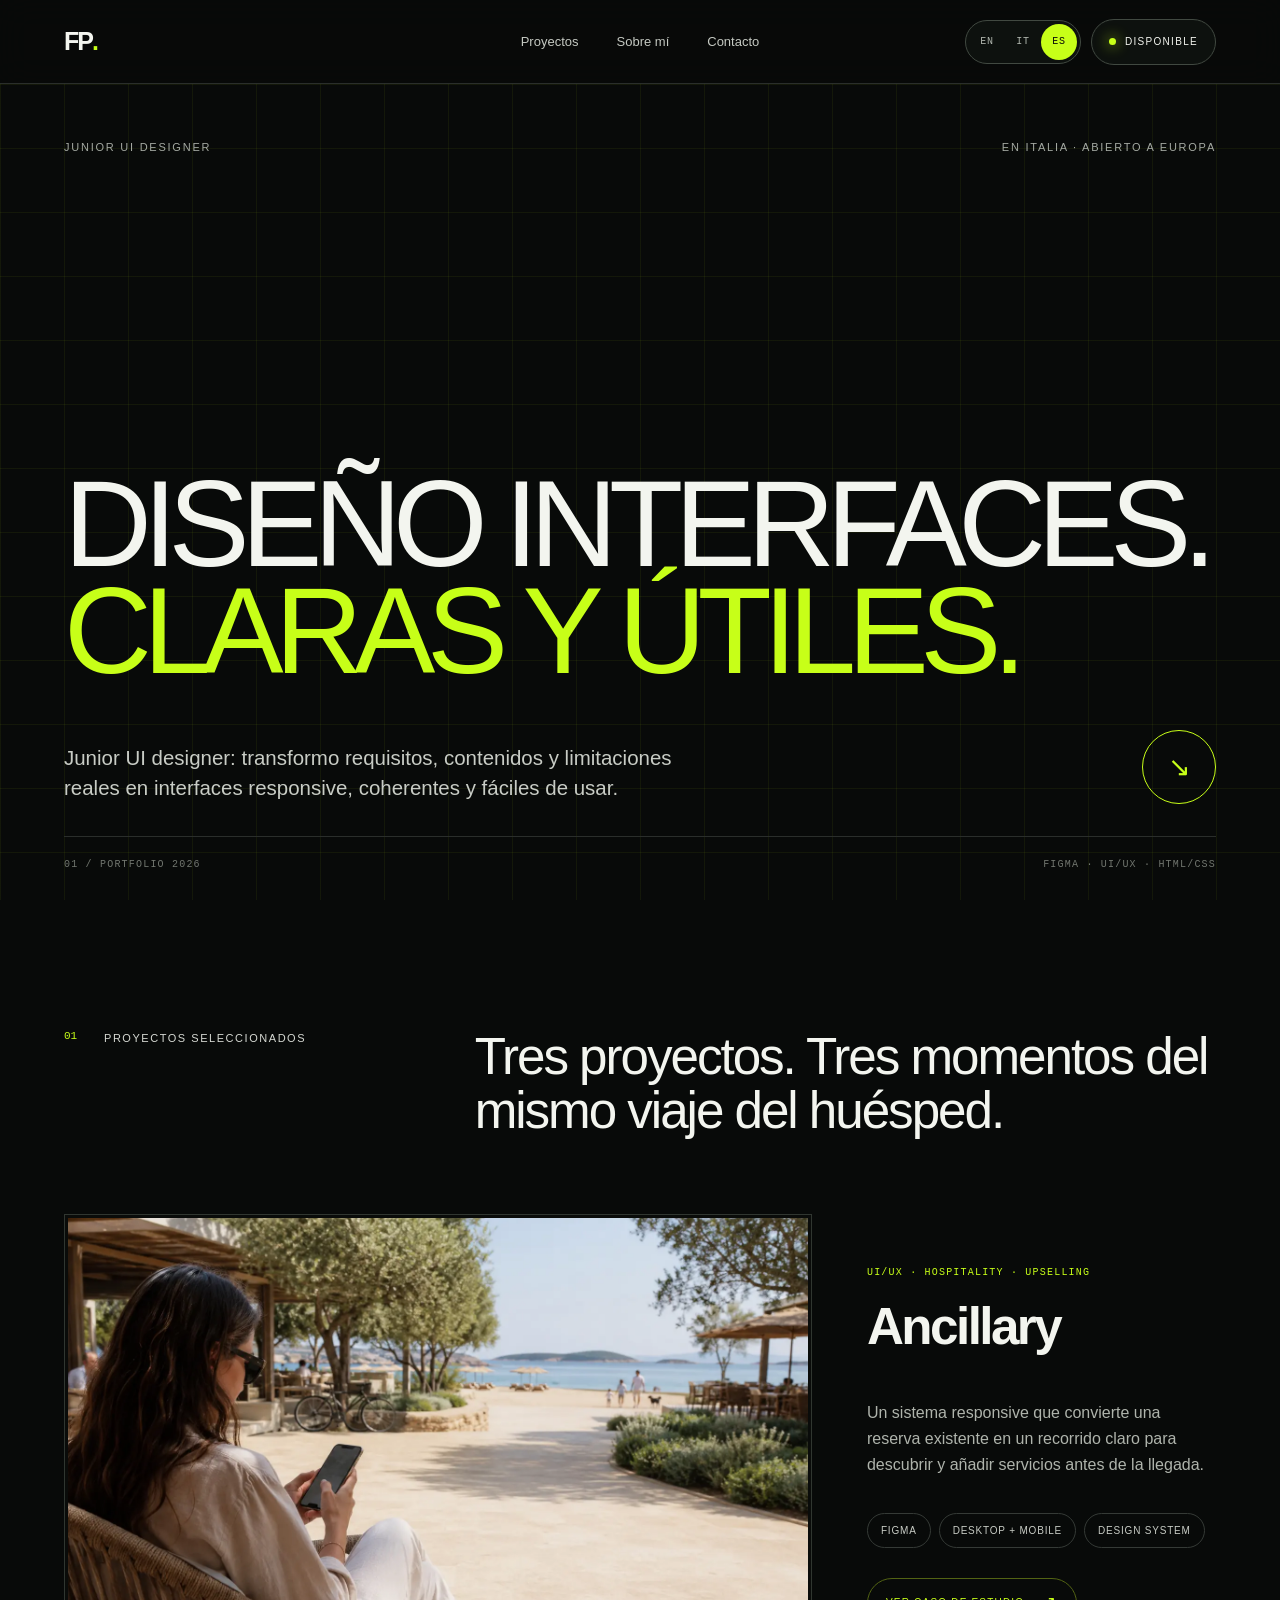
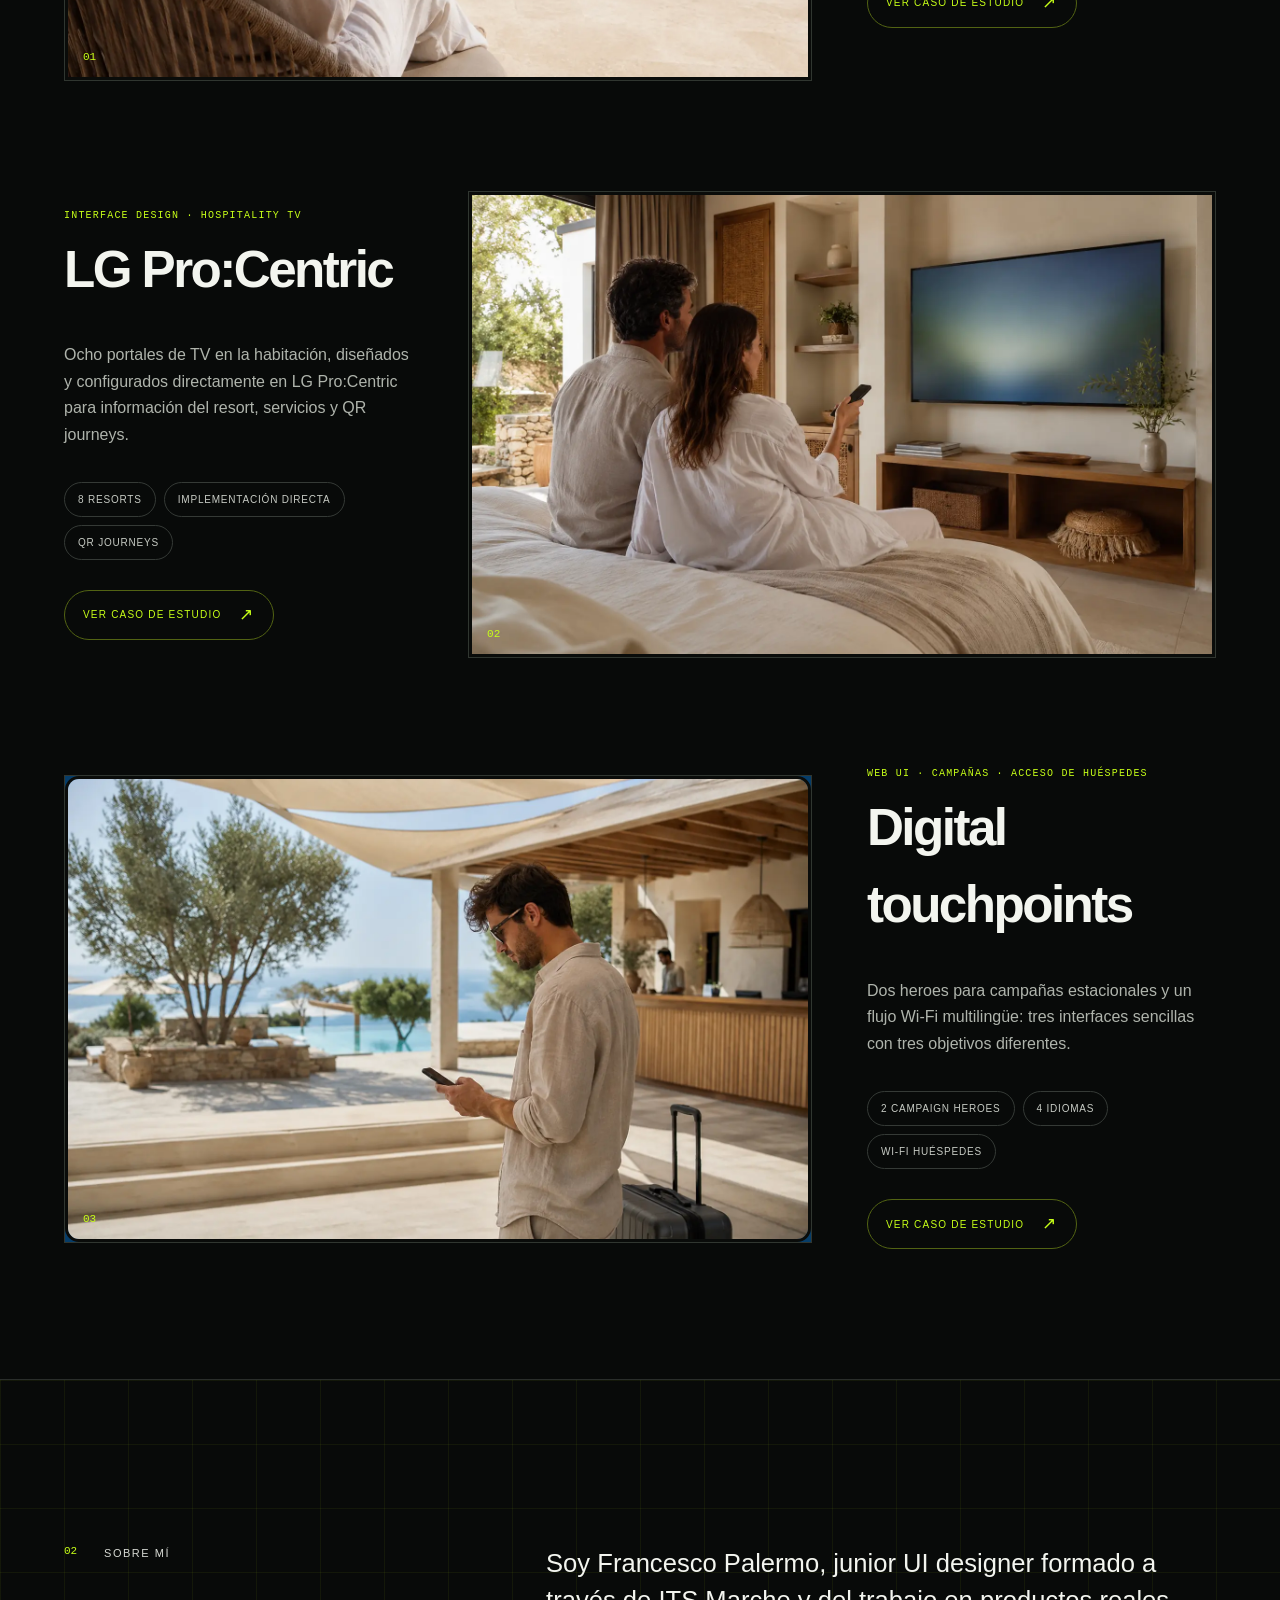
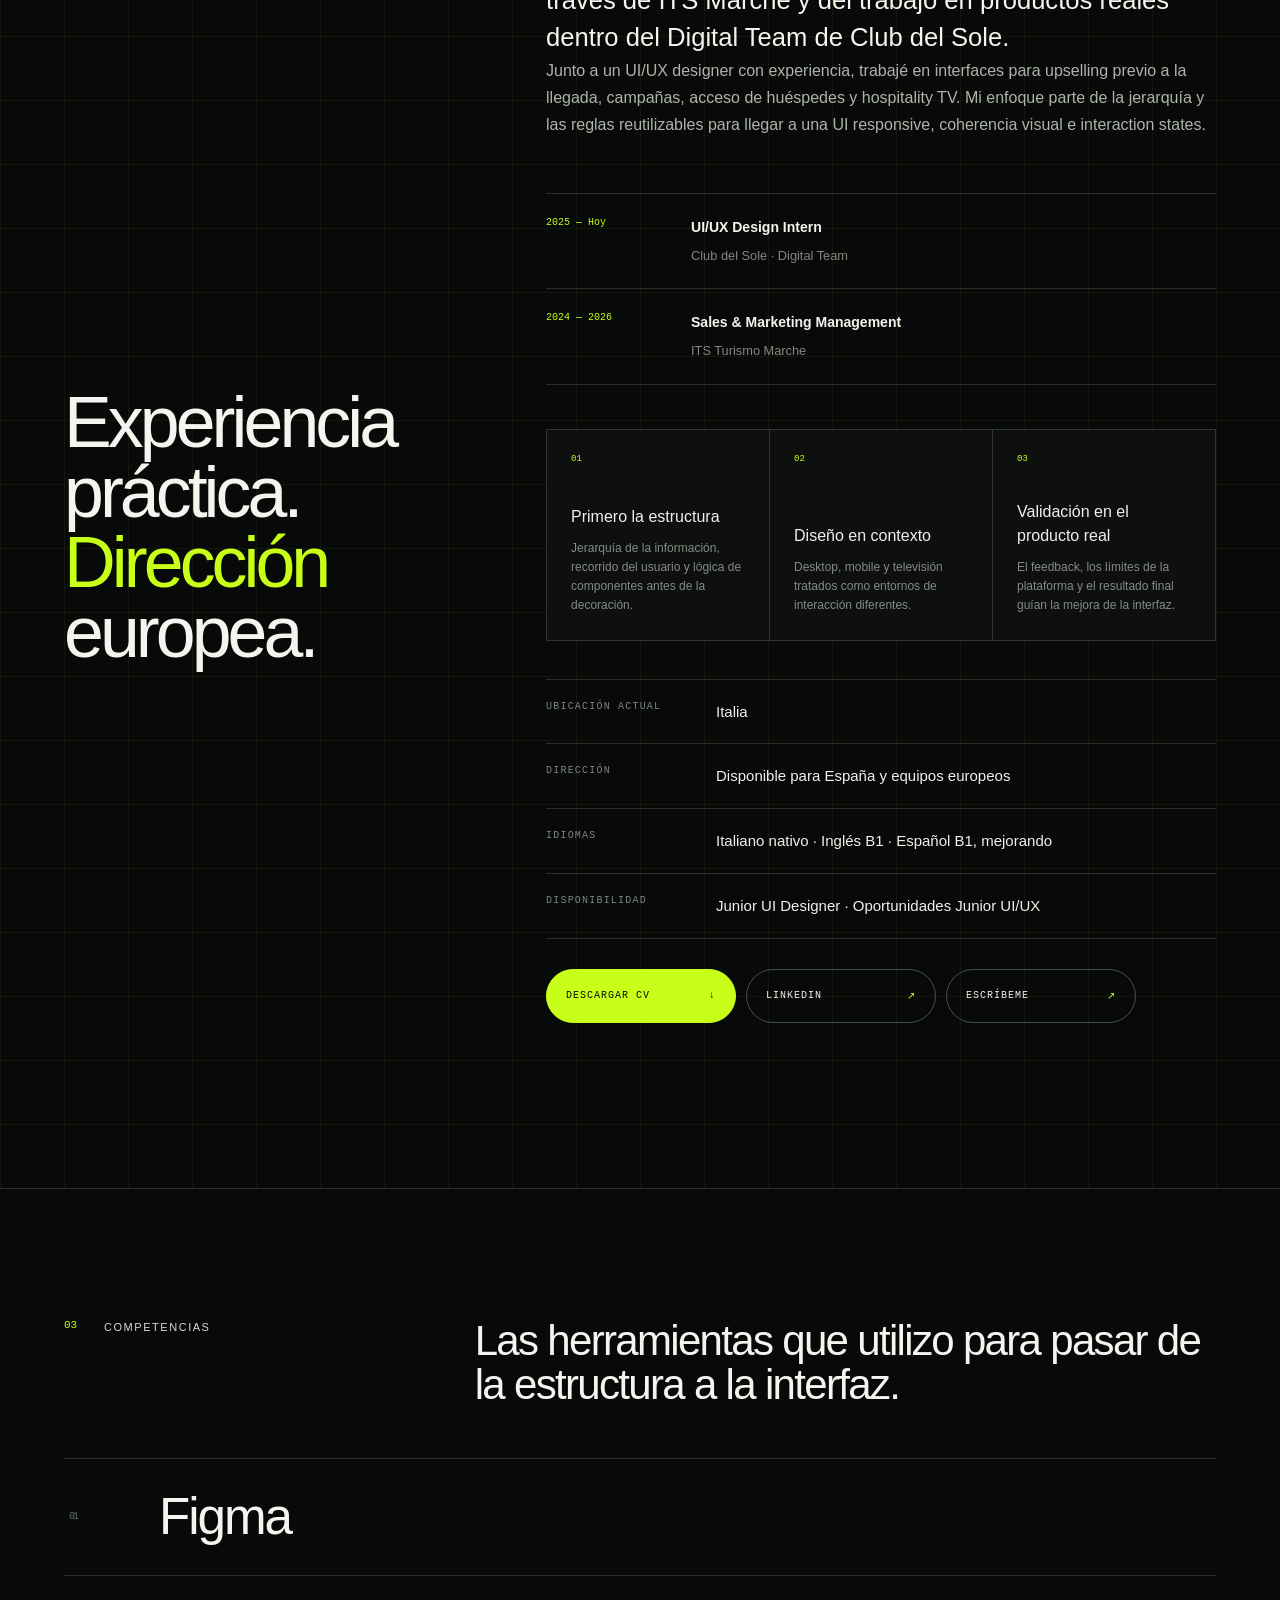
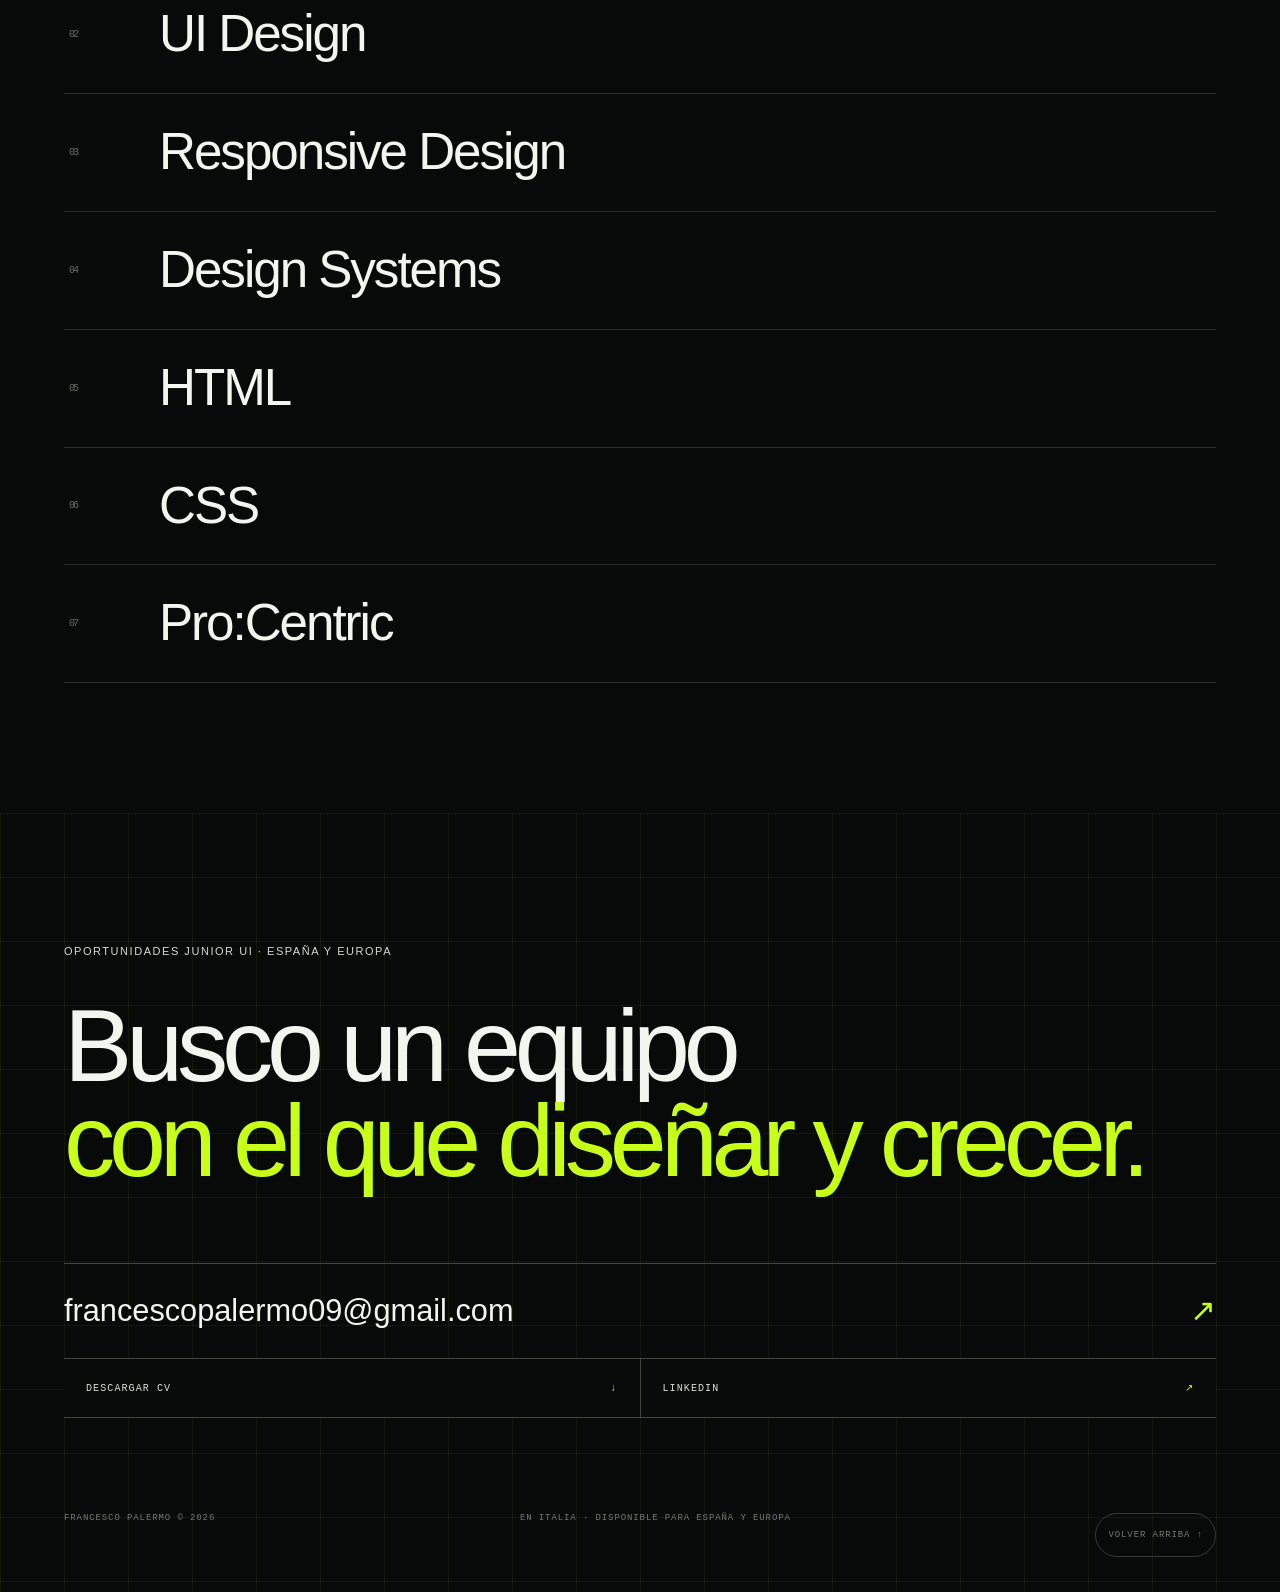
<file: es/index.html>
<!DOCTYPE html><html lang="en"><head><meta charSet="utf-8"/><meta name="viewport" content="width=device-width, initial-scale=1"/><link rel="preload" href="/_next/static/media/797e433ab948586e-s.p.08e28id.o-okb.woff2" as="font" crossorigin="" type="font/woff2"/><link rel="preload" href="/_next/static/media/caa3a2e1cccd8315-s.p.09~u27dqhyhd6.woff2" as="font" crossorigin="" type="font/woff2"/><link rel="preload" as="image" href="/projects/ancillary/ancillary-cover-photographic-v2.webp"/><link rel="stylesheet" href="/_next/static/chunks/0yqdj-u3j73in.css" data-precedence="next"/><link rel="preload" as="script" fetchPriority="low" href="/_next/static/chunks/0gxwci3e5-ykx.js"/><script src="/_next/static/chunks/125l.7mq080dp.js" async=""></script><script src="/_next/static/chunks/10u3y4bw1ayzs.js" async=""></script><script src="/_next/static/chunks/turbopack-0rf1mnt1vywp0.js" async=""></script><script src="/_next/static/chunks/0fsi8lw5utejl.js" async=""></script><script src="/_next/static/chunks/0d3tkj33oycf2.js" async=""></script><script src="/_next/static/chunks/0tv.4qqgdsrz7.js" async=""></script><meta name="next-size-adjust" content=""/><title>Francesco Palermo — UI Designer</title><meta name="description" content="Portfolio de Francesco Palermo, junior UI designer especializado en interfaces responsive, Design Systems y experiencias digitales para hospitality."/><meta name="author" content="Francesco Palermo"/><meta name="keywords" content="UI designer,UI/UX designer,responsive design,design systems,hospitality UX,Figma"/><meta name="creator" content="Francesco Palermo"/><meta name="robots" content="index, follow"/><link rel="canonical" href="https://francescopalermo-04.github.io/es/"/><link rel="alternate" hrefLang="en-US" href="https://francescopalermo-04.github.io/"/><link rel="alternate" hrefLang="it-IT" href="https://francescopalermo-04.github.io/it/"/><link rel="alternate" hrefLang="es-ES" href="https://francescopalermo-04.github.io/es/"/><meta property="og:title" content="Francesco Palermo — UI Designer"/><meta property="og:description" content="Portfolio de Francesco Palermo, junior UI designer especializado en interfaces responsive, Design Systems y experiencias digitales para hospitality."/><meta property="og:url" content="https://francescopalermo-04.github.io/es/"/><meta property="og:locale" content="es_ES"/><meta property="og:image" content="https://francescopalermo-04.github.io/social/portfolio-og.webp"/><meta property="og:image:width" content="1200"/><meta property="og:image:height" content="630"/><meta property="og:image:alt" content="Francesco Palermo UI design portfolio"/><meta name="twitter:card" content="summary_large_image"/><meta name="twitter:title" content="Francesco Palermo — UI Designer"/><meta name="twitter:description" content="Responsive hospitality interfaces, design systems and real-world digital guest experiences."/><meta name="twitter:image" content="https://francescopalermo-04.github.io/social/portfolio-og.webp"/><link rel="shortcut icon" href="/favicon.svg"/><link rel="icon" href="/favicon.svg"/><script src="/_next/static/chunks/03~yq9q893hmn.js" noModule=""></script></head><body class="geist_a71539c9-module__T19VSG__variable geist_mono_8d43a2aa-module__8Li5zG__variable antialiased"><div hidden=""><!--$--><!--/$--></div><main><nav class="nav" aria-label="Navegación principal"><a class="logo" href="#top" aria-label="Francesco Palermo, inicio">FP<span>.</span></a><div class="navLinks"><a href="#work">Proyectos</a><a href="#about">Sobre mí</a><a href="#contact">Contacto</a></div><div class="navActions"><div class="languageSwitcher" role="group" aria-label="Seleccionar idioma"><a href="/" hrefLang="en" lang="en" aria-label="English">EN</a><a href="/it" hrefLang="it" lang="it" aria-label="Italiano">IT</a><a href="/es" hrefLang="es" lang="es" aria-label="Español" aria-current="page">ES</a></div><a class="availability" href="#contact"><i></i> <!-- -->Disponible</a></div></nav><section class="hero gridBg" id="top"><div class="eyebrow"><span>Junior UI Designer</span><span>En Italia · Abierto a Europa</span></div><h1>Diseño interfaces.<br/><em>Claras y útiles.</em></h1><div class="heroBottom"><p>Junior UI designer: transformo requisitos, contenidos y limitaciones reales en interfaces responsive, coherentes y fáciles de usar.</p><a class="roundArrow" href="#work" aria-label="Explorar proyectos seleccionados">↘</a></div><div class="heroMeta"><span>01 / Portfolio 2026</span><span>Figma · UI/UX · HTML/CSS</span></div></section><section class="section" id="work"><header class="sectionHeader"><div><span class="index">01</span><p class="kicker">Proyectos seleccionados</p></div><h2>Tres proyectos. Tres momentos del mismo viaje del huésped.</h2></header><div class="projectList"><article class="project"><a class="projectVisual ancillary" href="/es/work/ancillary" aria-label="Abrir el caso de estudio: Ancillary" data-enter-label="Ver caso de estudio"><div class="realProjectCover " data-project-cover="ancillary"><img alt="Huésped organizando su estancia desde una luminosa terraza mediterránea" decoding="async" data-nimg="fill" style="position:absolute;height:100%;width:100%;left:0;top:0;right:0;bottom:0;color:transparent" src="/projects/ancillary/ancillary-cover-photographic-v2.webp"/></div><span class="visualLabel">01</span></a><div class="projectCopy"><div><p class="category">UI/UX · Hospitality · Upselling</p><h3>Ancillary</h3></div><p class="description">Un sistema responsive que convierte una reserva existente en un recorrido claro para descubrir y añadir servicios antes de la llegada.</p><div class="tags"><span>Figma</span><span>Desktop + Mobile</span><span>Design System</span></div><a class="caseLink" href="/es/work/ancillary">Ver caso de estudio<!-- --> <span>↗</span></a></div></article><article class="project"><a class="projectVisual procentric" href="/es/work/procentric" aria-label="Abrir el caso de estudio: LG Pro:Centric" data-enter-label="Ver caso de estudio"><div class="realProjectCover procentricProjectCover" data-project-cover="procentric"><img alt="Huéspedes utilizando una hospitality TV en la habitación" loading="lazy" decoding="async" data-nimg="fill" style="position:absolute;height:100%;width:100%;left:0;top:0;right:0;bottom:0;color:transparent" src="/projects/procentric/procentric-hero-photographic-v2.webp"/></div><span class="visualLabel">02</span></a><div class="projectCopy"><div><p class="category">Interface Design · Hospitality TV</p><h3>LG Pro:Centric</h3></div><p class="description">Ocho portales de TV en la habitación, diseñados y configurados directamente en LG Pro:Centric para información del resort, servicios y QR journeys.</p><div class="tags"><span>8 resorts</span><span>Implementación directa</span><span>QR journeys</span></div><a class="caseLink" href="/es/work/procentric">Ver caso de estudio<!-- --> <span>↗</span></a></div></article><article class="project"><a class="projectVisual touchpoints" href="/es/work/digital-touchpoints" aria-label="Abrir el caso de estudio: Digital touchpoints" data-enter-label="Ver caso de estudio"><div class="realProjectCover touchpointsProjectCover" data-project-cover="touchpoints"><img alt="Huésped utilizando un smartphone al llegar a un resort mediterráneo" loading="lazy" decoding="async" data-nimg="fill" style="position:absolute;height:100%;width:100%;left:0;top:0;right:0;bottom:0;color:transparent" src="/projects/touchpoints/digital-touchpoints-hero-photographic-v2.webp"/></div><span class="visualLabel">03</span></a><div class="projectCopy"><div><p class="category">Web UI · Campañas · Acceso de huéspedes</p><h3>Digital touchpoints</h3></div><p class="description">Dos heroes para campañas estacionales y un flujo Wi-Fi multilingüe: tres interfaces sencillas con tres objetivos diferentes.</p><div class="tags"><span>2 campaign heroes</span><span>4 idiomas</span><span>Wi-Fi huéspedes</span></div><a class="caseLink" href="/es/work/digital-touchpoints">Ver caso de estudio<!-- --> <span>↗</span></a></div></article></div></section><section class="about gridBg" id="about"><div class="aboutLead"><span class="index">02</span><p class="kicker">Sobre mí</p><h2>Experiencia práctica.<br/><em>Dirección</em> <!-- -->europea.</h2></div><div class="aboutCopy"><p class="large">Soy Francesco Palermo, junior UI designer formado a través de ITS Marche y del trabajo en productos reales dentro del Digital Team de Club del Sole.</p><p>Junto a un UI/UX designer con experiencia, trabajé en interfaces para upselling previo a la llegada, campañas, acceso de huéspedes y hospitality TV. Mi enfoque parte de la jerarquía y las reglas reutilizables para llegar a una UI responsive, coherencia visual e interaction states.</p><div class="experience"><div><span>2025 — Hoy</span><b>UI/UX Design Intern</b><small>Club del Sole · Digital Team</small></div><div><span>2024 — 2026</span><b>Sales &amp; Marketing Management</b><small>ITS Turismo Marche</small></div></div><div class="profileApproach" aria-label="Cómo trabajo"><article><span>01</span><b>Primero la estructura</b><p>Jerarquía de la información, recorrido del usuario y lógica de componentes antes de la decoración.</p></article><article><span>02</span><b>Diseño en contexto</b><p>Desktop, mobile y televisión tratados como entornos de interacción diferentes.</p></article><article><span>03</span><b>Validación en el producto real</b><p>El feedback, los límites de la plataforma y el resultado final guían la mejora de la interfaz.</p></article></div><div class="profileFacts" aria-label="Información profesional"><div><span>Ubicación actual</span><b>Italia</b></div><div><span>Dirección</span><b>Disponible para España y equipos europeos</b></div><div><span>Idiomas</span><b>Italiano nativo · Inglés B1 · Español B1, mejorando</b></div><div><span>Disponibilidad</span><b>Junior UI Designer · Oportunidades Junior UI/UX</b></div></div><div class="applicationLinks"><a class="primaryProfileAction" href="/cv/francesco-palermo-cv-es.pdf?v=20261026" download="">Descargar CV<!-- --> <span>↓</span></a><a href="https://www.linkedin.com/in/francesco-palermo-264580349" target="_blank" rel="noreferrer">LinkedIn <span>↗</span></a><a href="mailto:francescopalermo09@gmail.com">Escríbeme<!-- --> <span>↗</span></a></div></div></section><section class="skills section"><header class="sectionHeader compact"><div><span class="index">03</span><p class="kicker">Competencias</p></div><h2>Las herramientas que utilizo para pasar de la estructura a la interfaz.</h2></header><div class="skillCloud"><span><small>0<!-- -->1</small>Figma</span><span><small>0<!-- -->2</small>UI Design</span><span><small>0<!-- -->3</small>Responsive Design</span><span><small>0<!-- -->4</small>Design Systems</span><span><small>0<!-- -->5</small>HTML</span><span><small>0<!-- -->6</small>CSS</span><span><small>0<!-- -->7</small>Pro:Centric</span></div></section><footer id="contact" class="contact gridBg"><p class="kicker">Oportunidades Junior UI · España y Europa</p><h2>Busco un equipo<br/><em>con el que diseñar y crecer.</em></h2><div class="contactActions"><a class="email" href="mailto:francescopalermo09@gmail.com">francescopalermo09@gmail.com <span>↗</span></a><div><a href="/cv/francesco-palermo-cv-es.pdf?v=20261026" download="">Descargar CV<!-- --> <span>↓</span></a><a href="https://www.linkedin.com/in/francesco-palermo-264580349" target="_blank" rel="noreferrer">LinkedIn <span>↗</span></a></div></div><div class="footerLine"><span>Francesco Palermo © 2026</span><span>En Italia · Disponible para España y Europa</span><a href="#top">Volver arriba ↑</a></div></footer></main><!--$--><!--/$--><script src="/_next/static/chunks/0gxwci3e5-ykx.js" id="_R_" async=""></script><script>(self.__next_f=self.__next_f||[]).push([0])</script><script>self.__next_f.push([1,"1:\"$Sreact.fragment\"\n2:I[39756,[\"/_next/static/chunks/0fsi8lw5utejl.js\",\"/_next/static/chunks/0d3tkj33oycf2.js\"],\"default\"]\n3:I[37457,[\"/_next/static/chunks/0fsi8lw5utejl.js\",\"/_next/static/chunks/0d3tkj33oycf2.js\"],\"default\"]\n4:I[49065,[\"/_next/static/chunks/0fsi8lw5utejl.js\",\"/_next/static/chunks/0d3tkj33oycf2.js\",\"/_next/static/chunks/0tv.4qqgdsrz7.js\"],\"default\"]\n5:I[30767,[\"/_next/static/chunks/0fsi8lw5utejl.js\",\"/_next/static/chunks/0d3tkj33oycf2.js\",\"/_next/static/chunks/0tv.4qqgdsrz7.js\"],\"default\"]\n6:I[5500,[\"/_next/static/chunks/0fsi8lw5utejl.js\",\"/_next/static/chunks/0d3tkj33oycf2.js\",\"/_next/static/chunks/0tv.4qqgdsrz7.js\"],\"Image\"]\n12:I[68027,[\"/_next/static/chunks/0fsi8lw5utejl.js\",\"/_next/static/chunks/0d3tkj33oycf2.js\"],\"default\",1]\n:HL[\"/_next/static/chunks/0yqdj-u3j73in.css\",\"style\"]\n:HL[\"/_next/static/media/797e433ab948586e-s.p.08e28id.o-okb.woff2\",\"font\",{\"crossOrigin\":\"\",\"type\":\"font/woff2\"}]\n:HL[\"/_next/static/media/caa3a2e1cccd8315-s.p.09~u27dqhyhd6.woff2\",\"font\",{\"crossOrigin\":\"\",\"type\":\"font/woff2\"}]\n"])</script><script>self.__next_f.push([1,"0:{\"P\":null,\"c\":[\"\",\"es\",\"\"],\"q\":\"\",\"i\":false,\"f\":[[[\"\",{\"children\":[\"es\",{\"children\":[\"__PAGE__\",{}]}]},\"$undefined\",\"$undefined\",16],[[\"$\",\"$1\",\"c\",{\"children\":[[[\"$\",\"link\",\"0\",{\"rel\":\"stylesheet\",\"href\":\"/_next/static/chunks/0yqdj-u3j73in.css\",\"precedence\":\"next\",\"crossOrigin\":\"$undefined\",\"nonce\":\"$undefined\"}],[\"$\",\"script\",\"script-0\",{\"src\":\"/_next/static/chunks/0fsi8lw5utejl.js\",\"async\":true,\"nonce\":\"$undefined\"}],[\"$\",\"script\",\"script-1\",{\"src\":\"/_next/static/chunks/0d3tkj33oycf2.js\",\"async\":true,\"nonce\":\"$undefined\"}]],[\"$\",\"html\",null,{\"lang\":\"en\",\"children\":[\"$\",\"body\",null,{\"className\":\"geist_a71539c9-module__T19VSG__variable geist_mono_8d43a2aa-module__8Li5zG__variable antialiased\",\"children\":[\"$\",\"$L2\",null,{\"parallelRouterKey\":\"children\",\"error\":\"$undefined\",\"errorStyles\":\"$undefined\",\"errorScripts\":\"$undefined\",\"template\":[\"$\",\"$L3\",null,{}],\"templateStyles\":\"$undefined\",\"templateScripts\":\"$undefined\",\"notFound\":[[[\"$\",\"title\",null,{\"children\":\"404: This page could not be found.\"}],[\"$\",\"div\",null,{\"style\":{\"fontFamily\":\"system-ui,\\\"Segoe UI\\\",Roboto,Helvetica,Arial,sans-serif,\\\"Apple Color Emoji\\\",\\\"Segoe UI Emoji\\\"\",\"height\":\"100vh\",\"textAlign\":\"center\",\"display\":\"flex\",\"flexDirection\":\"column\",\"alignItems\":\"center\",\"justifyContent\":\"center\"},\"children\":[\"$\",\"div\",null,{\"children\":[[\"$\",\"style\",null,{\"dangerouslySetInnerHTML\":{\"__html\":\"body{color:#000;background:#fff;margin:0}.next-error-h1{border-right:1px solid rgba(0,0,0,.3)}@media (prefers-color-scheme:dark){body{color:#fff;background:#000}.next-error-h1{border-right:1px solid rgba(255,255,255,.3)}}\"}}],[\"$\",\"h1\",null,{\"className\":\"next-error-h1\",\"style\":{\"display\":\"inline-block\",\"margin\":\"0 20px 0 0\",\"padding\":\"0 23px 0 0\",\"fontSize\":24,\"fontWeight\":500,\"verticalAlign\":\"top\",\"lineHeight\":\"49px\"},\"children\":404}],[\"$\",\"div\",null,{\"style\":{\"display\":\"inline-block\"},\"children\":[\"$\",\"h2\",null,{\"style\":{\"fontSize\":14,\"fontWeight\":400,\"lineHeight\":\"49px\",\"margin\":0},\"children\":\"This page could not be found.\"}]}]]}]}]],[]],\"forbidden\":\"$undefined\",\"unauthorized\":\"$undefined\"}]}]}]]}],{\"children\":[[\"$\",\"$1\",\"c\",{\"children\":[null,[\"$\",\"$L2\",null,{\"parallelRouterKey\":\"children\",\"error\":\"$undefined\",\"errorStyles\":\"$undefined\",\"errorScripts\":\"$undefined\",\"template\":[\"$\",\"$L3\",null,{}],\"templateStyles\":\"$undefined\",\"templateScripts\":\"$undefined\",\"notFound\":\"$undefined\",\"forbidden\":\"$undefined\",\"unauthorized\":\"$undefined\"}]]}],{\"children\":[[\"$\",\"$1\",\"c\",{\"children\":[[\"$\",\"main\",null,{\"children\":[[\"$\",\"nav\",null,{\"className\":\"nav\",\"aria-label\":\"Navegación principal\",\"children\":[[\"$\",\"a\",null,{\"className\":\"logo\",\"href\":\"#top\",\"aria-label\":\"Francesco Palermo, inicio\",\"children\":[\"FP\",[\"$\",\"span\",null,{\"children\":\".\"}]]}],[\"$\",\"div\",null,{\"className\":\"navLinks\",\"children\":[[\"$\",\"a\",null,{\"href\":\"#work\",\"children\":\"Proyectos\"}],[\"$\",\"a\",null,{\"href\":\"#about\",\"children\":\"Sobre mí\"}],[\"$\",\"a\",null,{\"href\":\"#contact\",\"children\":\"Contacto\"}]]}],[\"$\",\"div\",null,{\"className\":\"navActions\",\"children\":[[\"$\",\"$L4\",null,{\"locale\":\"es\",\"path\":\"/\"}],[\"$\",\"a\",null,{\"className\":\"availability\",\"href\":\"#contact\",\"children\":[[\"$\",\"i\",null,{}],\" \",\"Disponible\"]}]]}]]}],[\"$\",\"section\",null,{\"className\":\"hero gridBg\",\"id\":\"top\",\"children\":[[\"$\",\"div\",null,{\"className\":\"eyebrow\",\"children\":[[\"$\",\"span\",null,{\"children\":\"Junior UI Designer\"}],[\"$\",\"span\",null,{\"children\":\"En Italia · Abierto a Europa\"}]]}],[\"$\",\"h1\",null,{\"children\":[\"Diseño interfaces.\",[\"$\",\"br\",null,{}],[\"$\",\"em\",null,{\"children\":\"Claras y útiles.\"}]]}],[\"$\",\"div\",null,{\"className\":\"heroBottom\",\"children\":[[\"$\",\"p\",null,{\"children\":\"Junior UI designer: transformo requisitos, contenidos y limitaciones reales en interfaces responsive, coherentes y fáciles de usar.\"}],[\"$\",\"a\",null,{\"className\":\"roundArrow\",\"href\":\"#work\",\"aria-label\":\"Explorar proyectos seleccionados\",\"children\":\"↘\"}]]}],[\"$\",\"div\",null,{\"className\":\"heroMeta\",\"children\":[[\"$\",\"span\",null,{\"children\":\"01 / Portfolio 2026\"}],[\"$\",\"span\",null,{\"children\":\"Figma · UI/UX · HTML/CSS\"}]]}]]}],[\"$\",\"section\",null,{\"className\":\"section\",\"id\":\"work\",\"children\":[[\"$\",\"header\",null,{\"className\":\"sectionHeader\",\"children\":[[\"$\",\"div\",null,{\"children\":[[\"$\",\"span\",null,{\"className\":\"index\",\"children\":\"01\"}],[\"$\",\"p\",null,{\"className\":\"kicker\",\"children\":\"Proyectos seleccionados\"}]]}],[\"$\",\"h2\",null,{\"children\":\"Tres proyectos. Tres momentos del mismo viaje del huésped.\"}]]}],[\"$\",\"div\",null,{\"className\":\"projectList\",\"children\":[[\"$\",\"article\",\"Ancillary\",{\"className\":\"project\",\"children\":[[\"$\",\"$L5\",null,{\"className\":\"projectVisual ancillary\",\"href\":\"/es/work/ancillary\",\"ariaLabel\":\"Abrir el caso de estudio: Ancillary\",\"enterLabel\":\"Ver caso de estudio\",\"originSelector\":\"[data-project-cover=\\\"ancillary\\\"]\",\"children\":[[\"$\",\"div\",null,{\"className\":\"realProjectCover \",\"data-project-cover\":\"ancillary\",\"children\":[\"$\",\"$L6\",null,{\"unoptimized\":true,\"fill\":true,\"priority\":true,\"sizes\":\"(max-width: 760px) 90vw, 60vw\",\"src\":\"/projects/ancillary/ancillary-cover-photographic-v2.webp\",\"alt\":\"Huésped organizando su estancia desde una luminosa terraza mediterránea\"}]}],\"$L7\"]}],\"$L8\"]}],\"$L9\",\"$La\"]}]]}],\"$Lb\",\"$Lc\",\"$Ld\"]}],[\"$Le\"],\"$Lf\"]}],{},null,false,null]},null,false,\"$@10\"]},null,false,null],\"$L11\",false]],\"m\":\"$undefined\",\"G\":[\"$12\",[\"$L13\"]],\"S\":true,\"h\":null,\"s\":\"$undefined\",\"l\":\"$undefined\",\"p\":\"$undefined\",\"d\":\"$undefined\",\"b\":\"7Qss_ygE7OAGA9AN3r-c6\"}\n"])</script><script>self.__next_f.push([1,"14:I[97367,[\"/_next/static/chunks/0fsi8lw5utejl.js\",\"/_next/static/chunks/0d3tkj33oycf2.js\"],\"OutletBoundary\"]\n15:\"$Sreact.suspense\"\n18:I[97367,[\"/_next/static/chunks/0fsi8lw5utejl.js\",\"/_next/static/chunks/0d3tkj33oycf2.js\"],\"ViewportBoundary\"]\n1a:I[97367,[\"/_next/static/chunks/0fsi8lw5utejl.js\",\"/_next/static/chunks/0d3tkj33oycf2.js\"],\"MetadataBoundary\"]\n7:[\"$\",\"span\",null,{\"className\":\"visualLabel\",\"children\":\"01\"}]\n8:[\"$\",\"div\",null,{\"className\":\"projectCopy\",\"children\":[[\"$\",\"div\",null,{\"children\":[[\"$\",\"p\",null,{\"className\":\"category\",\"children\":\"UI/UX · Hospitality · Upselling\"}],[\"$\",\"h3\",null,{\"children\":\"Ancillary\"}]]}],[\"$\",\"p\",null,{\"className\":\"description\",\"children\":\"Un sistema responsive que convierte una reserva existente en un recorrido claro para descubrir y añadir servicios antes de la llegada.\"}],[\"$\",\"div\",null,{\"className\":\"tags\",\"children\":[[\"$\",\"span\",\"Figma\",{\"children\":\"Figma\"}],[\"$\",\"span\",\"Desktop + Mobile\",{\"children\":\"Desktop + Mobile\"}],[\"$\",\"span\",\"Design System\",{\"children\":\"Design System\"}]]}],[\"$\",\"$L5\",null,{\"className\":\"caseLink\",\"href\":\"/es/work/ancillary\",\"originSelector\":\"[data-project-cover=\\\"ancillary\\\"]\",\"children\":[\"Ver caso de estudio\",\" \",[\"$\",\"span\",null,{\"children\":\"↗\"}]]}]]}]\n"])</script><script>self.__next_f.push([1,"9:[\"$\",\"article\",\"LG Pro:Centric\",{\"className\":\"project\",\"children\":[[\"$\",\"$L5\",null,{\"className\":\"projectVisual procentric\",\"href\":\"/es/work/procentric\",\"ariaLabel\":\"Abrir el caso de estudio: LG Pro:Centric\",\"enterLabel\":\"Ver caso de estudio\",\"originSelector\":\"[data-project-cover=\\\"procentric\\\"]\",\"children\":[[\"$\",\"div\",null,{\"className\":\"realProjectCover procentricProjectCover\",\"data-project-cover\":\"procentric\",\"children\":[\"$\",\"$L6\",null,{\"unoptimized\":true,\"fill\":true,\"priority\":false,\"sizes\":\"(max-width: 760px) 90vw, 60vw\",\"src\":\"/projects/procentric/procentric-hero-photographic-v2.webp\",\"alt\":\"Huéspedes utilizando una hospitality TV en la habitación\"}]}],[\"$\",\"span\",null,{\"className\":\"visualLabel\",\"children\":\"02\"}]]}],[\"$\",\"div\",null,{\"className\":\"projectCopy\",\"children\":[[\"$\",\"div\",null,{\"children\":[[\"$\",\"p\",null,{\"className\":\"category\",\"children\":\"Interface Design · Hospitality TV\"}],[\"$\",\"h3\",null,{\"children\":\"LG Pro:Centric\"}]]}],[\"$\",\"p\",null,{\"className\":\"description\",\"children\":\"Ocho portales de TV en la habitación, diseñados y configurados directamente en LG Pro:Centric para información del resort, servicios y QR journeys.\"}],[\"$\",\"div\",null,{\"className\":\"tags\",\"children\":[[\"$\",\"span\",\"8 resorts\",{\"children\":\"8 resorts\"}],[\"$\",\"span\",\"Implementación directa\",{\"children\":\"Implementación directa\"}],[\"$\",\"span\",\"QR journeys\",{\"children\":\"QR journeys\"}]]}],[\"$\",\"$L5\",null,{\"className\":\"caseLink\",\"href\":\"/es/work/procentric\",\"originSelector\":\"[data-project-cover=\\\"procentric\\\"]\",\"children\":[\"Ver caso de estudio\",\" \",[\"$\",\"span\",null,{\"children\":\"↗\"}]]}]]}]]}]\n"])</script><script>self.__next_f.push([1,"a:[\"$\",\"article\",\"Digital touchpoints\",{\"className\":\"project\",\"children\":[[\"$\",\"$L5\",null,{\"className\":\"projectVisual touchpoints\",\"href\":\"/es/work/digital-touchpoints\",\"ariaLabel\":\"Abrir el caso de estudio: Digital touchpoints\",\"enterLabel\":\"Ver caso de estudio\",\"originSelector\":\"[data-project-cover=\\\"touchpoints\\\"]\",\"children\":[[\"$\",\"div\",null,{\"className\":\"realProjectCover touchpointsProjectCover\",\"data-project-cover\":\"touchpoints\",\"children\":[\"$\",\"$L6\",null,{\"unoptimized\":true,\"fill\":true,\"priority\":false,\"sizes\":\"(max-width: 760px) 90vw, 60vw\",\"src\":\"/projects/touchpoints/digital-touchpoints-hero-photographic-v2.webp\",\"alt\":\"Huésped utilizando un smartphone al llegar a un resort mediterráneo\"}]}],[\"$\",\"span\",null,{\"className\":\"visualLabel\",\"children\":\"03\"}]]}],[\"$\",\"div\",null,{\"className\":\"projectCopy\",\"children\":[[\"$\",\"div\",null,{\"children\":[[\"$\",\"p\",null,{\"className\":\"category\",\"children\":\"Web UI · Campañas · Acceso de huéspedes\"}],[\"$\",\"h3\",null,{\"children\":\"Digital touchpoints\"}]]}],[\"$\",\"p\",null,{\"className\":\"description\",\"children\":\"Dos heroes para campañas estacionales y un flujo Wi-Fi multilingüe: tres interfaces sencillas con tres objetivos diferentes.\"}],[\"$\",\"div\",null,{\"className\":\"tags\",\"children\":[[\"$\",\"span\",\"2 campaign heroes\",{\"children\":\"2 campaign heroes\"}],[\"$\",\"span\",\"4 idiomas\",{\"children\":\"4 idiomas\"}],[\"$\",\"span\",\"Wi-Fi huéspedes\",{\"children\":\"Wi-Fi huéspedes\"}]]}],[\"$\",\"$L5\",null,{\"className\":\"caseLink\",\"href\":\"/es/work/digital-touchpoints\",\"originSelector\":\"[data-project-cover=\\\"touchpoints\\\"]\",\"children\":[\"Ver caso de estudio\",\" \",[\"$\",\"span\",null,{\"children\":\"↗\"}]]}]]}]]}]\n"])</script><script>self.__next_f.push([1,"b:[\"$\",\"section\",null,{\"className\":\"about gridBg\",\"id\":\"about\",\"children\":[[\"$\",\"div\",null,{\"className\":\"aboutLead\",\"children\":[[\"$\",\"span\",null,{\"className\":\"index\",\"children\":\"02\"}],[\"$\",\"p\",null,{\"className\":\"kicker\",\"children\":\"Sobre mí\"}],[\"$\",\"h2\",null,{\"children\":[\"Experiencia práctica.\",[\"$\",\"br\",null,{}],[\"$\",\"em\",null,{\"children\":\"Dirección\"}],\" \",\"europea.\"]}]]}],[\"$\",\"div\",null,{\"className\":\"aboutCopy\",\"children\":[[\"$\",\"p\",null,{\"className\":\"large\",\"children\":\"Soy Francesco Palermo, junior UI designer formado a través de ITS Marche y del trabajo en productos reales dentro del Digital Team de Club del Sole.\"}],[\"$\",\"p\",null,{\"children\":\"Junto a un UI/UX designer con experiencia, trabajé en interfaces para upselling previo a la llegada, campañas, acceso de huéspedes y hospitality TV. Mi enfoque parte de la jerarquía y las reglas reutilizables para llegar a una UI responsive, coherencia visual e interaction states.\"}],[\"$\",\"div\",null,{\"className\":\"experience\",\"children\":[[\"$\",\"div\",\"2025 — Hoy\",{\"children\":[[\"$\",\"span\",null,{\"children\":\"2025 — Hoy\"}],[\"$\",\"b\",null,{\"children\":\"UI/UX Design Intern\"}],[\"$\",\"small\",null,{\"children\":\"Club del Sole · Digital Team\"}]]}],[\"$\",\"div\",\"2024 — 2026\",{\"children\":[[\"$\",\"span\",null,{\"children\":\"2024 — 2026\"}],[\"$\",\"b\",null,{\"children\":\"Sales \u0026 Marketing Management\"}],[\"$\",\"small\",null,{\"children\":\"ITS Turismo Marche\"}]]}]]}],[\"$\",\"div\",null,{\"className\":\"profileApproach\",\"aria-label\":\"Cómo trabajo\",\"children\":[[\"$\",\"article\",\"01\",{\"children\":[[\"$\",\"span\",null,{\"children\":\"01\"}],[\"$\",\"b\",null,{\"children\":\"Primero la estructura\"}],[\"$\",\"p\",null,{\"children\":\"Jerarquía de la información, recorrido del usuario y lógica de componentes antes de la decoración.\"}]]}],[\"$\",\"article\",\"02\",{\"children\":[[\"$\",\"span\",null,{\"children\":\"02\"}],[\"$\",\"b\",null,{\"children\":\"Diseño en contexto\"}],[\"$\",\"p\",null,{\"children\":\"Desktop, mobile y televisión tratados como entornos de interacción diferentes.\"}]]}],[\"$\",\"article\",\"03\",{\"children\":[[\"$\",\"span\",null,{\"children\":\"03\"}],[\"$\",\"b\",null,{\"children\":\"Validación en el producto real\"}],[\"$\",\"p\",null,{\"children\":\"El feedback, los límites de la plataforma y el resultado final guían la mejora de la interfaz.\"}]]}]]}],[\"$\",\"div\",null,{\"className\":\"profileFacts\",\"aria-label\":\"Información profesional\",\"children\":[[\"$\",\"div\",\"Ubicación actual\",{\"children\":[[\"$\",\"span\",null,{\"children\":\"Ubicación actual\"}],[\"$\",\"b\",null,{\"children\":\"Italia\"}]]}],[\"$\",\"div\",\"Dirección\",{\"children\":[[\"$\",\"span\",null,{\"children\":\"Dirección\"}],[\"$\",\"b\",null,{\"children\":\"Disponible para España y equipos europeos\"}]]}],[\"$\",\"div\",\"Idiomas\",{\"children\":[[\"$\",\"span\",null,{\"children\":\"Idiomas\"}],[\"$\",\"b\",null,{\"children\":\"Italiano nativo · Inglés B1 · Español B1, mejorando\"}]]}],[\"$\",\"div\",\"Disponibilidad\",{\"children\":[[\"$\",\"span\",null,{\"children\":\"Disponibilidad\"}],[\"$\",\"b\",null,{\"children\":\"Junior UI Designer · Oportunidades Junior UI/UX\"}]]}]]}],[\"$\",\"div\",null,{\"className\":\"applicationLinks\",\"children\":[[\"$\",\"a\",null,{\"className\":\"primaryProfileAction\",\"href\":\"/cv/francesco-palermo-cv-es.pdf?v=20261026\",\"download\":true,\"children\":[\"Descargar CV\",\" \",[\"$\",\"span\",null,{\"children\":\"↓\"}]]}],[\"$\",\"a\",null,{\"href\":\"https://www.linkedin.com/in/francesco-palermo-264580349\",\"target\":\"_blank\",\"rel\":\"noreferrer\",\"children\":[\"LinkedIn \",[\"$\",\"span\",null,{\"children\":\"↗\"}]]}],[\"$\",\"a\",null,{\"href\":\"mailto:francescopalermo09@gmail.com\",\"children\":[\"Escríbeme\",\" \",[\"$\",\"span\",null,{\"children\":\"↗\"}]]}]]}]]}]]}]\n"])</script><script>self.__next_f.push([1,"c:[\"$\",\"section\",null,{\"className\":\"skills section\",\"children\":[[\"$\",\"header\",null,{\"className\":\"sectionHeader compact\",\"children\":[[\"$\",\"div\",null,{\"children\":[[\"$\",\"span\",null,{\"className\":\"index\",\"children\":\"03\"}],[\"$\",\"p\",null,{\"className\":\"kicker\",\"children\":\"Competencias\"}]]}],[\"$\",\"h2\",null,{\"children\":\"Las herramientas que utilizo para pasar de la estructura a la interfaz.\"}]]}],[\"$\",\"div\",null,{\"className\":\"skillCloud\",\"children\":[[\"$\",\"span\",\"Figma\",{\"children\":[[\"$\",\"small\",null,{\"children\":[\"0\",1]}],\"Figma\"]}],[\"$\",\"span\",\"UI Design\",{\"children\":[[\"$\",\"small\",null,{\"children\":[\"0\",2]}],\"UI Design\"]}],[\"$\",\"span\",\"Responsive Design\",{\"children\":[[\"$\",\"small\",null,{\"children\":[\"0\",3]}],\"Responsive Design\"]}],[\"$\",\"span\",\"Design Systems\",{\"children\":[[\"$\",\"small\",null,{\"children\":[\"0\",4]}],\"Design Systems\"]}],[\"$\",\"span\",\"HTML\",{\"children\":[[\"$\",\"small\",null,{\"children\":[\"0\",5]}],\"HTML\"]}],[\"$\",\"span\",\"CSS\",{\"children\":[[\"$\",\"small\",null,{\"children\":[\"0\",6]}],\"CSS\"]}],[\"$\",\"span\",\"Pro:Centric\",{\"children\":[[\"$\",\"small\",null,{\"children\":[\"0\",7]}],\"Pro:Centric\"]}]]}]]}]\nd:[\"$\",\"footer\",null,{\"id\":\"contact\",\"className\":\"contact gridBg\",\"children\":[[\"$\",\"p\",null,{\"className\":\"kicker\",\"children\":\"Oportunidades Junior UI · España y Europa\"}],[\"$\",\"h2\",null,{\"children\":[\"Busco un equipo\",[\"$\",\"br\",null,{}],[\"$\",\"em\",null,{\"children\":\"con el que diseñar y crecer.\"}]]}],[\"$\",\"div\",null,{\"className\":\"contactActions\",\"children\":[[\"$\",\"a\",null,{\"className\":\"email\",\"href\":\"mailto:francescopalermo09@gmail.com\",\"children\":[\"francescopalermo09@gmail.com \",[\"$\",\"span\",null,{\"children\":\"↗\"}]]}],[\"$\",\"div\",null,{\"children\":[[\"$\",\"a\",null,{\"href\":\"/cv/francesco-palermo-cv-es.pdf?v=20261026\",\"download\":true,\"children\":[\"Descargar CV\",\" \",[\"$\",\"span\",null,{\"children\":\"↓\"}]]}],[\"$\",\"a\",null,{\"href\":\"https://www.linkedin.com/in/francesco-palermo-264580349\",\"target\":\"_blank\",\"rel\":\"noreferrer\",\"children\":[\"LinkedIn \",[\"$\",\"span\",null,{\"children\":\"↗\"}]]}]]}]]}],[\"$\",\"div\",null,{\"className\":\"footerLine\",\"children\":[[\"$\",\"span\",null,{\"children\":\"Francesco Palermo © 2026\"}],[\"$\",\"span\",null,{\"children\":\"En Italia · Disponible para España y Europa\"}],[\"$\",\"a\",null,{\"href\":\"#top\",\"children\":\"Volver arriba ↑\"}]]}]]}]\ne:[\"$\",\"script\",\"script-0\",{\"src\":\"/_next/static/chunks/0tv.4qqgdsrz7.js\",\"async\":true,\"nonce\":\"$undefined\"}]\nf:[\"$\",\"$L14\",null,{\"children\":[\"$\",\"$15\",null,{\"name\":\"Next.MetadataOutlet\",\"children\":\"$@16\"}]}]\n17:[]\n10:\"$W17\"\n11:[\"$\",\"$1\",\"h\",{\"children\":[null,[\"$\",\"$L18\",null,{\"children\":\"$L19\"}],[\"$\",\"div\",null,{\"hidden\":true,\"children\":[\"$\",\"$L1a\",null,{\"children\":[\"$\",\"$15\",null,{\"name\":\"Next.Metadata\",\"children\":\"$L1b\"}]}]}],[\"$\",\"meta\",null,{\"name\":\"next-size-adjust\",\"content\":\"\"}]]}]\n13:[\"$\",\"link\",\"0\",{\"rel\":\"stylesheet\",\"href\":\"/_next/static/chunks/0yqdj-u3j73in.css\",\"precedence\":\"next\",\"crossOrigin\":\"$undefined\",\"nonce\":\"$undefined\"}]\n"])</script><script>self.__next_f.push([1,"19:[[\"$\",\"meta\",\"0\",{\"charSet\":\"utf-8\"}],[\"$\",\"meta\",\"1\",{\"name\":\"viewport\",\"content\":\"width=device-width, initial-scale=1\"}]]\n"])</script><script>self.__next_f.push([1,"1c:I[27201,[\"/_next/static/chunks/0fsi8lw5utejl.js\",\"/_next/static/chunks/0d3tkj33oycf2.js\"],\"IconMark\"]\n16:null\n"])</script><script>self.__next_f.push([1,"1b:[[\"$\",\"title\",\"0\",{\"children\":\"Francesco Palermo — UI Designer\"}],[\"$\",\"meta\",\"1\",{\"name\":\"description\",\"content\":\"Portfolio de Francesco Palermo, junior UI designer especializado en interfaces responsive, Design Systems y experiencias digitales para hospitality.\"}],[\"$\",\"meta\",\"2\",{\"name\":\"author\",\"content\":\"Francesco Palermo\"}],[\"$\",\"meta\",\"3\",{\"name\":\"keywords\",\"content\":\"UI designer,UI/UX designer,responsive design,design systems,hospitality UX,Figma\"}],[\"$\",\"meta\",\"4\",{\"name\":\"creator\",\"content\":\"Francesco Palermo\"}],[\"$\",\"meta\",\"5\",{\"name\":\"robots\",\"content\":\"index, follow\"}],[\"$\",\"link\",\"6\",{\"rel\":\"canonical\",\"href\":\"https://francescopalermo-04.github.io/es/\"}],[\"$\",\"link\",\"7\",{\"rel\":\"alternate\",\"hrefLang\":\"en-US\",\"href\":\"https://francescopalermo-04.github.io/\"}],[\"$\",\"link\",\"8\",{\"rel\":\"alternate\",\"hrefLang\":\"it-IT\",\"href\":\"https://francescopalermo-04.github.io/it/\"}],[\"$\",\"link\",\"9\",{\"rel\":\"alternate\",\"hrefLang\":\"es-ES\",\"href\":\"https://francescopalermo-04.github.io/es/\"}],[\"$\",\"meta\",\"10\",{\"property\":\"og:title\",\"content\":\"Francesco Palermo — UI Designer\"}],[\"$\",\"meta\",\"11\",{\"property\":\"og:description\",\"content\":\"Portfolio de Francesco Palermo, junior UI designer especializado en interfaces responsive, Design Systems y experiencias digitales para hospitality.\"}],[\"$\",\"meta\",\"12\",{\"property\":\"og:url\",\"content\":\"https://francescopalermo-04.github.io/es/\"}],[\"$\",\"meta\",\"13\",{\"property\":\"og:locale\",\"content\":\"es_ES\"}],[\"$\",\"meta\",\"14\",{\"property\":\"og:image\",\"content\":\"https://francescopalermo-04.github.io/social/portfolio-og.webp\"}],[\"$\",\"meta\",\"15\",{\"property\":\"og:image:width\",\"content\":\"1200\"}],[\"$\",\"meta\",\"16\",{\"property\":\"og:image:height\",\"content\":\"630\"}],[\"$\",\"meta\",\"17\",{\"property\":\"og:image:alt\",\"content\":\"Francesco Palermo UI design portfolio\"}],[\"$\",\"meta\",\"18\",{\"name\":\"twitter:card\",\"content\":\"summary_large_image\"}],[\"$\",\"meta\",\"19\",{\"name\":\"twitter:title\",\"content\":\"Francesco Palermo — UI Designer\"}],[\"$\",\"meta\",\"20\",{\"name\":\"twitter:description\",\"content\":\"Responsive hospitality interfaces, design systems and real-world digital guest experiences.\"}],[\"$\",\"meta\",\"21\",{\"name\":\"twitter:image\",\"content\":\"https://francescopalermo-04.github.io/social/portfolio-og.webp\"}],[\"$\",\"link\",\"22\",{\"rel\":\"shortcut icon\",\"href\":\"/favicon.svg\"}],[\"$\",\"link\",\"23\",{\"rel\":\"icon\",\"href\":\"/favicon.svg\"}],[\"$\",\"$L1c\",\"24\",{}]]\n"])</script></body></html>
</file>
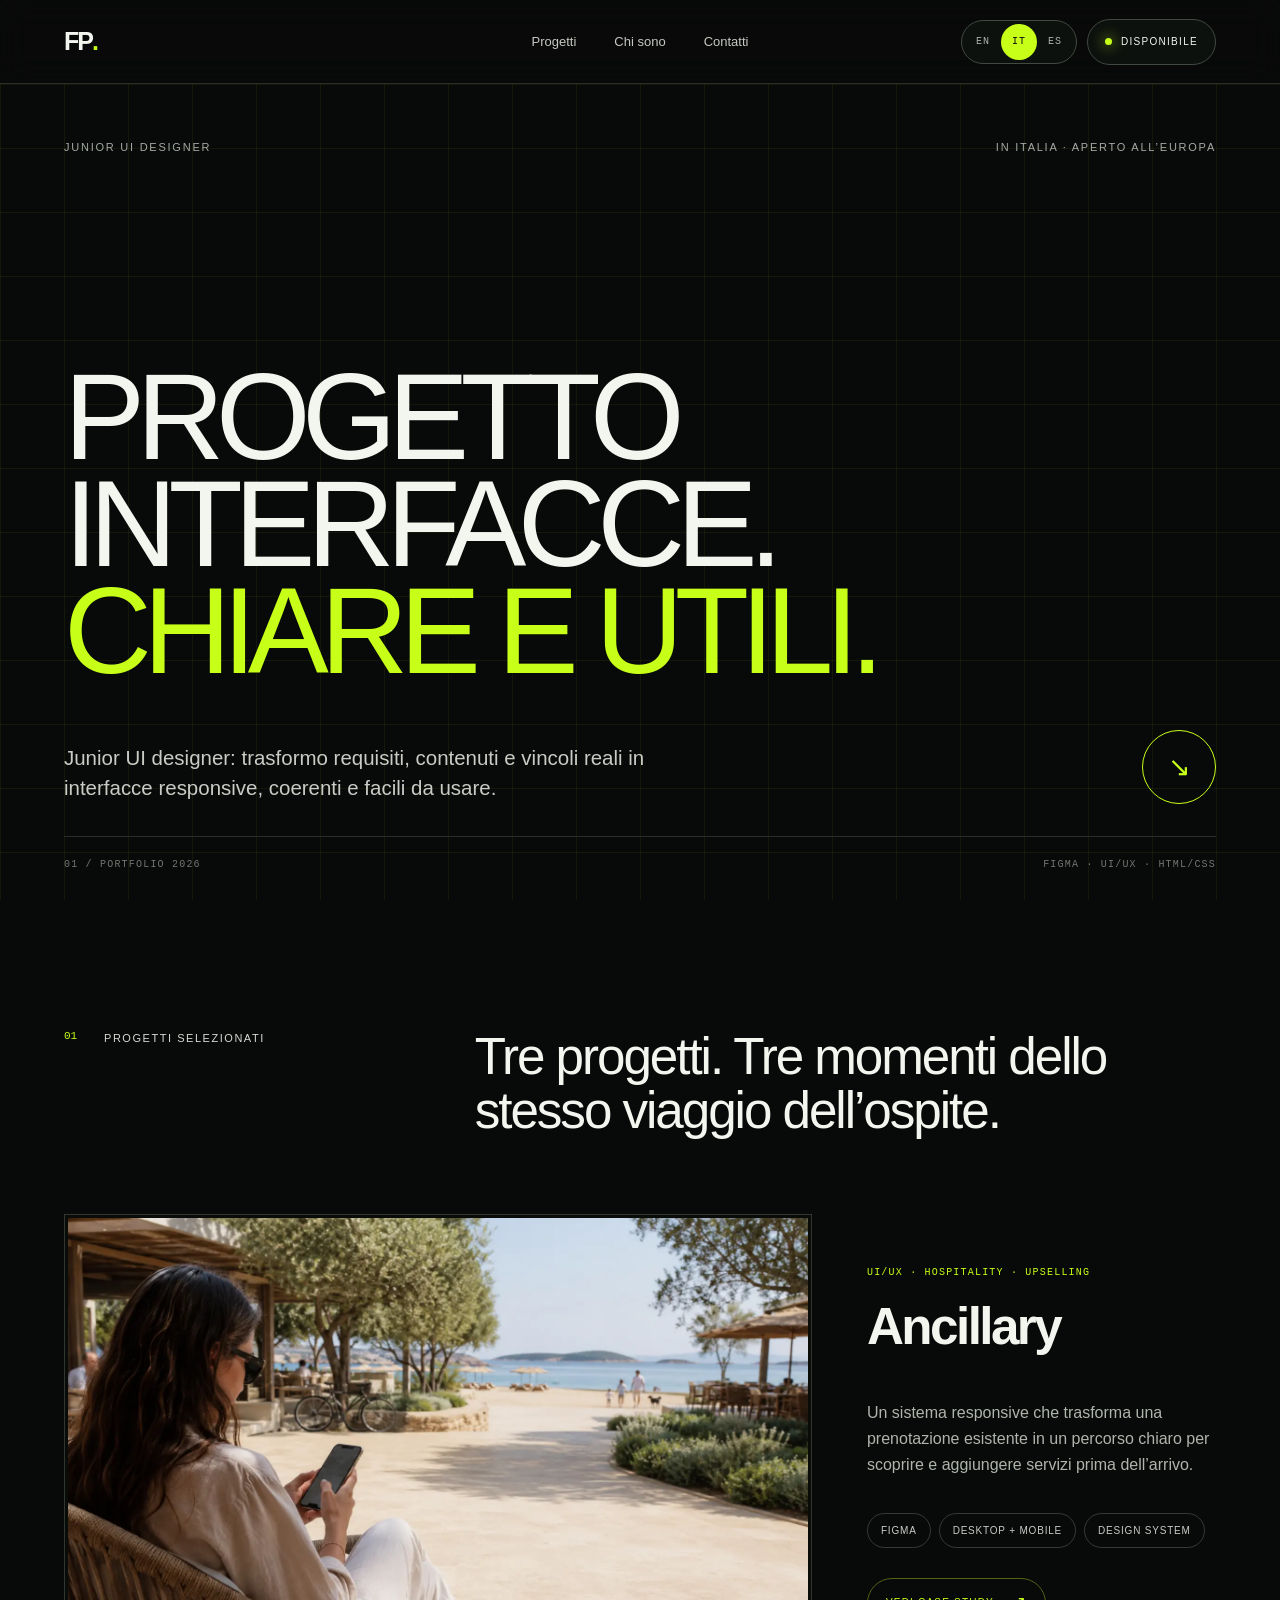
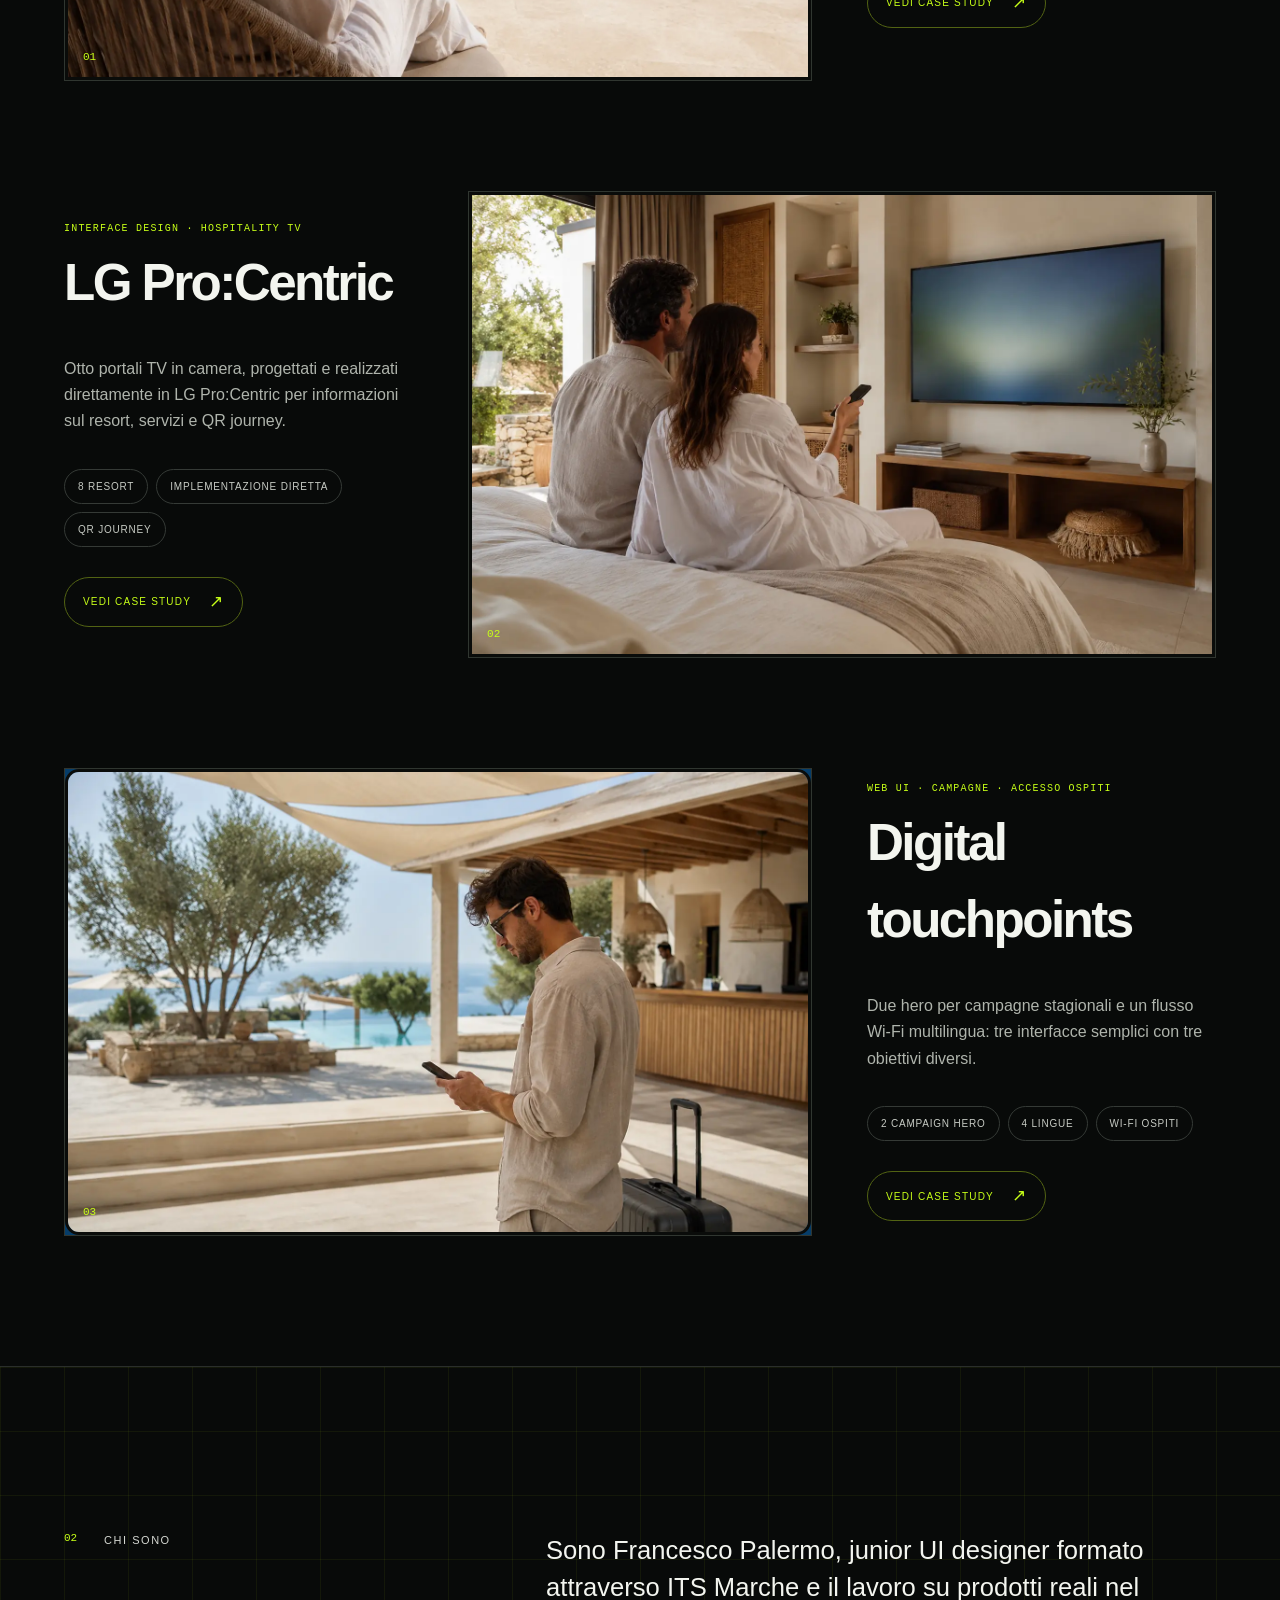
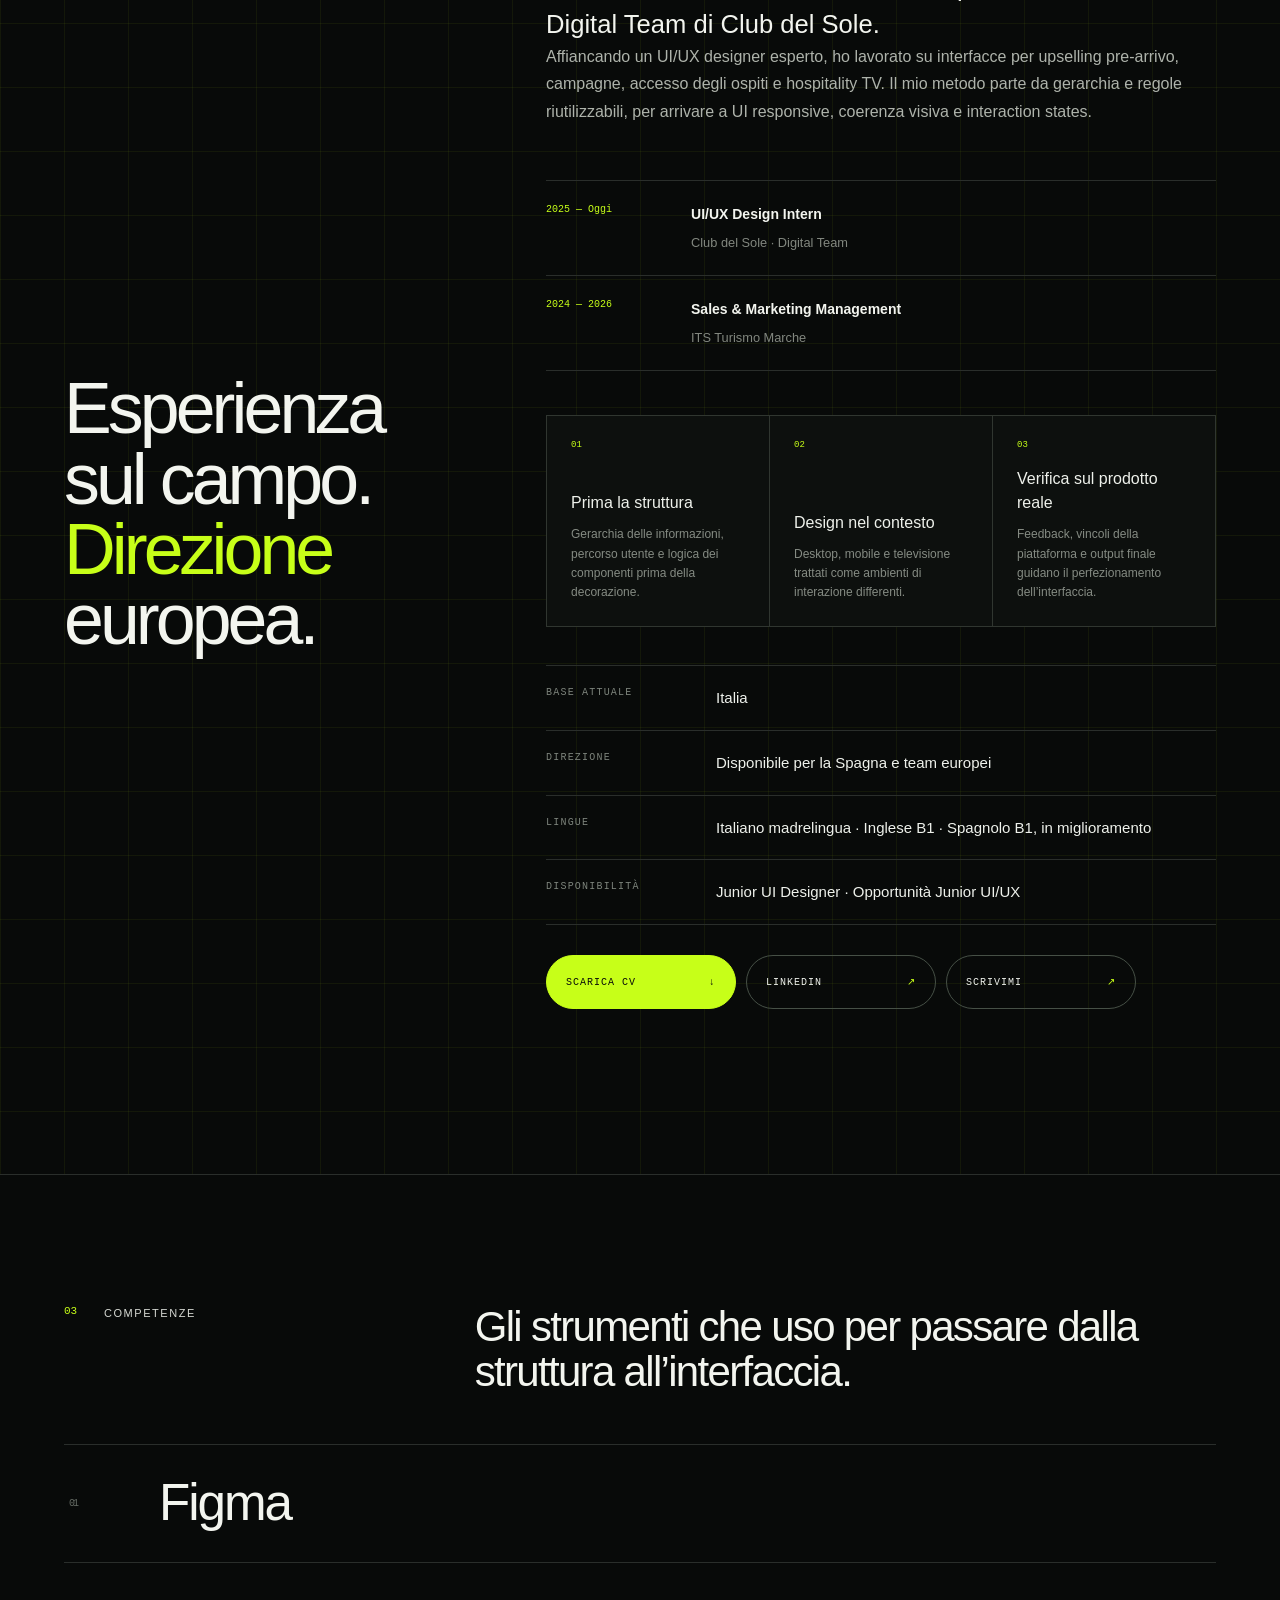
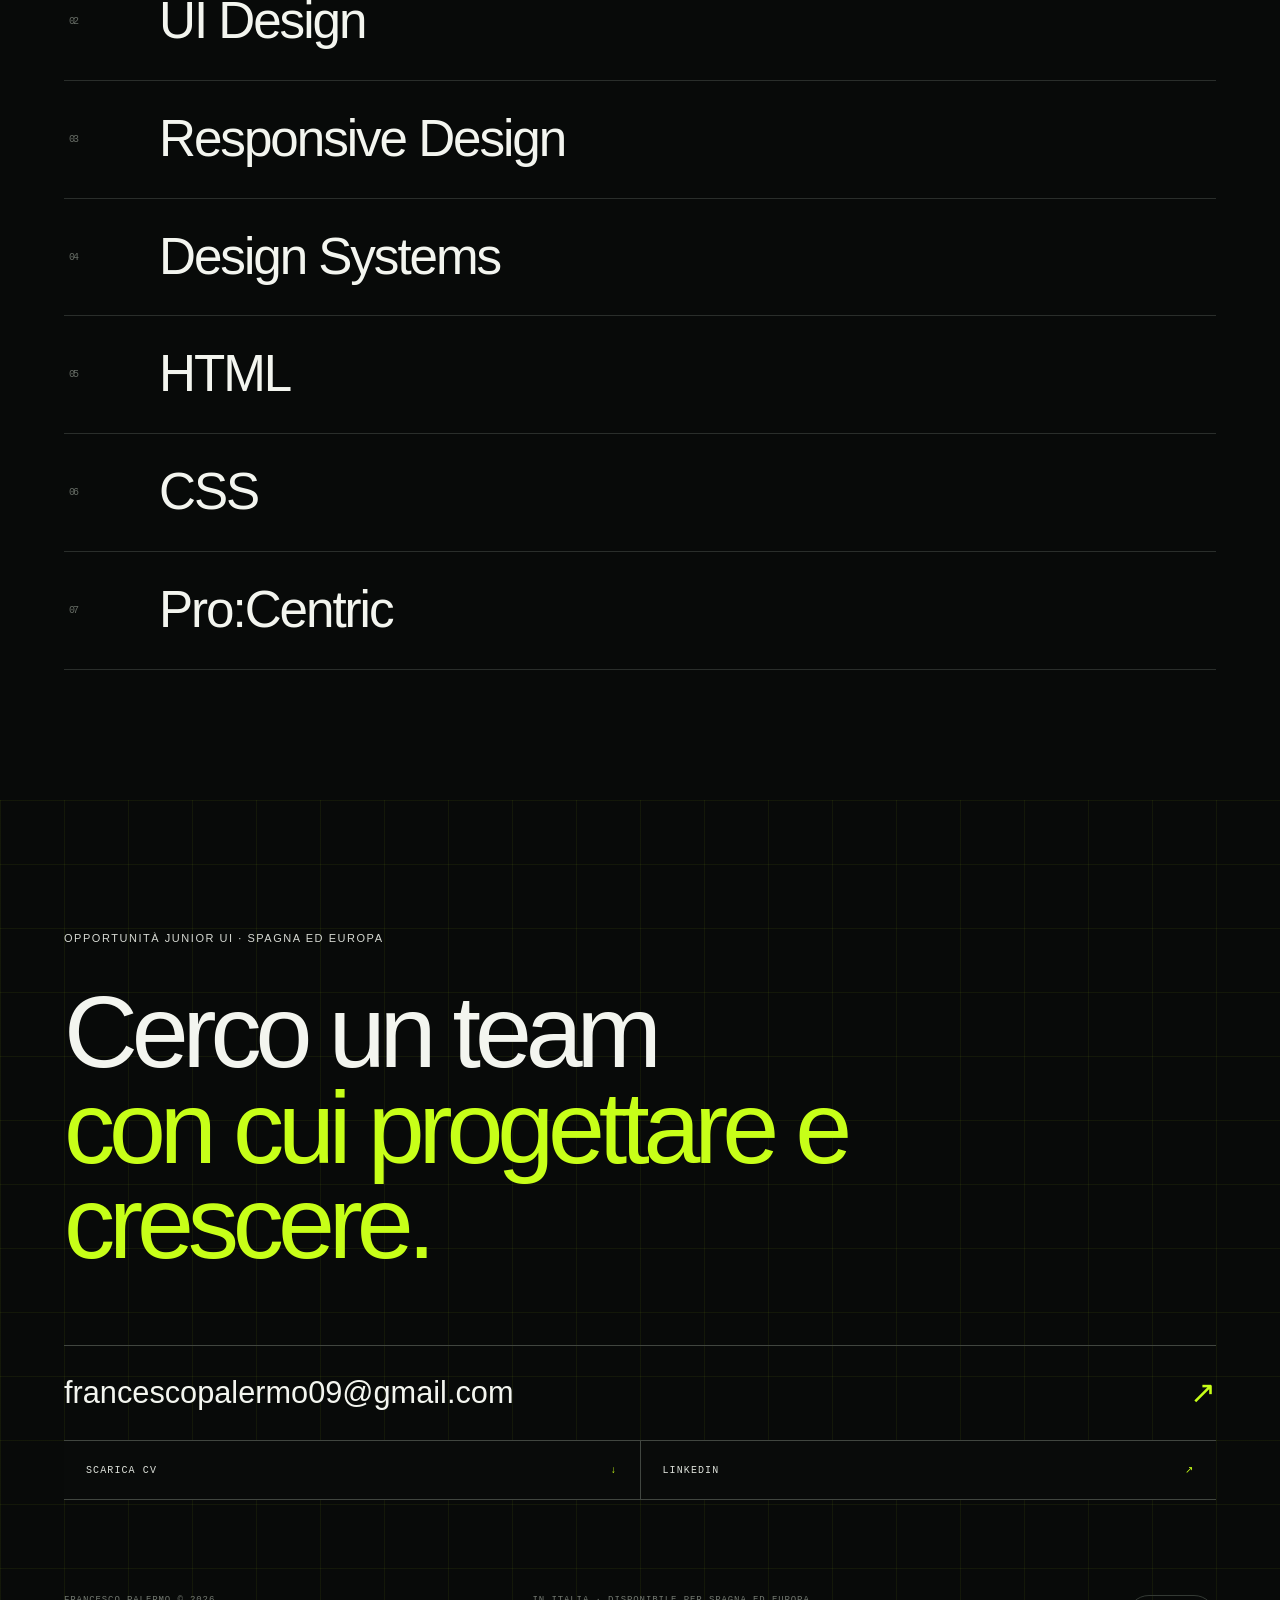
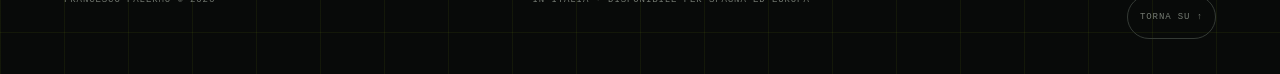
<file: it/index.html>
<!DOCTYPE html><html lang="en"><head><meta charSet="utf-8"/><meta name="viewport" content="width=device-width, initial-scale=1"/><link rel="preload" href="/_next/static/media/797e433ab948586e-s.p.08e28id.o-okb.woff2" as="font" crossorigin="" type="font/woff2"/><link rel="preload" href="/_next/static/media/caa3a2e1cccd8315-s.p.09~u27dqhyhd6.woff2" as="font" crossorigin="" type="font/woff2"/><link rel="preload" as="image" href="/projects/ancillary/ancillary-cover-photographic-v2.webp"/><link rel="stylesheet" href="/_next/static/chunks/0yqdj-u3j73in.css" data-precedence="next"/><link rel="preload" as="script" fetchPriority="low" href="/_next/static/chunks/0gxwci3e5-ykx.js"/><script src="/_next/static/chunks/125l.7mq080dp.js" async=""></script><script src="/_next/static/chunks/10u3y4bw1ayzs.js" async=""></script><script src="/_next/static/chunks/turbopack-0rf1mnt1vywp0.js" async=""></script><script src="/_next/static/chunks/0fsi8lw5utejl.js" async=""></script><script src="/_next/static/chunks/0d3tkj33oycf2.js" async=""></script><script src="/_next/static/chunks/0tv.4qqgdsrz7.js" async=""></script><meta name="next-size-adjust" content=""/><title>Francesco Palermo — UI Designer</title><meta name="description" content="Portfolio di Francesco Palermo, junior UI designer specializzato in interfacce responsive, Design System ed esperienze digitali per l’ospitalità."/><meta name="author" content="Francesco Palermo"/><meta name="keywords" content="UI designer,UI/UX designer,responsive design,design systems,hospitality UX,Figma"/><meta name="creator" content="Francesco Palermo"/><meta name="robots" content="index, follow"/><link rel="canonical" href="https://francescopalermo-04.github.io/it/"/><link rel="alternate" hrefLang="en-US" href="https://francescopalermo-04.github.io/"/><link rel="alternate" hrefLang="it-IT" href="https://francescopalermo-04.github.io/it/"/><link rel="alternate" hrefLang="es-ES" href="https://francescopalermo-04.github.io/es/"/><meta property="og:title" content="Francesco Palermo — UI Designer"/><meta property="og:description" content="Portfolio di Francesco Palermo, junior UI designer specializzato in interfacce responsive, Design System ed esperienze digitali per l’ospitalità."/><meta property="og:url" content="https://francescopalermo-04.github.io/it/"/><meta property="og:locale" content="it_IT"/><meta property="og:image" content="https://francescopalermo-04.github.io/social/portfolio-og.webp"/><meta property="og:image:width" content="1200"/><meta property="og:image:height" content="630"/><meta property="og:image:alt" content="Francesco Palermo UI design portfolio"/><meta name="twitter:card" content="summary_large_image"/><meta name="twitter:title" content="Francesco Palermo — UI Designer"/><meta name="twitter:description" content="Responsive hospitality interfaces, design systems and real-world digital guest experiences."/><meta name="twitter:image" content="https://francescopalermo-04.github.io/social/portfolio-og.webp"/><link rel="shortcut icon" href="/favicon.svg"/><link rel="icon" href="/favicon.svg"/><script src="/_next/static/chunks/03~yq9q893hmn.js" noModule=""></script></head><body class="geist_a71539c9-module__T19VSG__variable geist_mono_8d43a2aa-module__8Li5zG__variable antialiased"><div hidden=""><!--$--><!--/$--></div><main><nav class="nav" aria-label="Navigazione principale"><a class="logo" href="#top" aria-label="Francesco Palermo, home page">FP<span>.</span></a><div class="navLinks"><a href="#work">Progetti</a><a href="#about">Chi sono</a><a href="#contact">Contatti</a></div><div class="navActions"><div class="languageSwitcher" role="group" aria-label="Seleziona lingua"><a href="/" hrefLang="en" lang="en" aria-label="English">EN</a><a href="/it" hrefLang="it" lang="it" aria-label="Italiano" aria-current="page">IT</a><a href="/es" hrefLang="es" lang="es" aria-label="Español">ES</a></div><a class="availability" href="#contact"><i></i> <!-- -->Disponibile</a></div></nav><section class="hero gridBg" id="top"><div class="eyebrow"><span>Junior UI Designer</span><span>In Italia · Aperto all’Europa</span></div><h1>Progetto interfacce.<br/><em>Chiare e utili.</em></h1><div class="heroBottom"><p>Junior UI designer: trasformo requisiti, contenuti e vincoli reali in interfacce responsive, coerenti e facili da usare.</p><a class="roundArrow" href="#work" aria-label="Esplora i progetti selezionati">↘</a></div><div class="heroMeta"><span>01 / Portfolio 2026</span><span>Figma · UI/UX · HTML/CSS</span></div></section><section class="section" id="work"><header class="sectionHeader"><div><span class="index">01</span><p class="kicker">Progetti selezionati</p></div><h2>Tre progetti. Tre momenti dello stesso viaggio dell’ospite.</h2></header><div class="projectList"><article class="project"><a class="projectVisual ancillary" href="/it/work/ancillary" aria-label="Apri il case study: Ancillary" data-enter-label="Vedi case study"><div class="realProjectCover " data-project-cover="ancillary"><img alt="Ospite che organizza il soggiorno da una luminosa terrazza mediterranea" decoding="async" data-nimg="fill" style="position:absolute;height:100%;width:100%;left:0;top:0;right:0;bottom:0;color:transparent" src="/projects/ancillary/ancillary-cover-photographic-v2.webp"/></div><span class="visualLabel">01</span></a><div class="projectCopy"><div><p class="category">UI/UX · Hospitality · Upselling</p><h3>Ancillary</h3></div><p class="description">Un sistema responsive che trasforma una prenotazione esistente in un percorso chiaro per scoprire e aggiungere servizi prima dell’arrivo.</p><div class="tags"><span>Figma</span><span>Desktop + Mobile</span><span>Design System</span></div><a class="caseLink" href="/it/work/ancillary">Vedi case study<!-- --> <span>↗</span></a></div></article><article class="project"><a class="projectVisual procentric" href="/it/work/procentric" aria-label="Apri il case study: LG Pro:Centric" data-enter-label="Vedi case study"><div class="realProjectCover procentricProjectCover" data-project-cover="procentric"><img alt="Ospiti che utilizzano una hospitality TV in camera" loading="lazy" decoding="async" data-nimg="fill" style="position:absolute;height:100%;width:100%;left:0;top:0;right:0;bottom:0;color:transparent" src="/projects/procentric/procentric-hero-photographic-v2.webp"/></div><span class="visualLabel">02</span></a><div class="projectCopy"><div><p class="category">Interface Design · Hospitality TV</p><h3>LG Pro:Centric</h3></div><p class="description">Otto portali TV in camera, progettati e realizzati direttamente in LG Pro:Centric per informazioni sul resort, servizi e QR journey.</p><div class="tags"><span>8 resort</span><span>Implementazione diretta</span><span>QR journey</span></div><a class="caseLink" href="/it/work/procentric">Vedi case study<!-- --> <span>↗</span></a></div></article><article class="project"><a class="projectVisual touchpoints" href="/it/work/digital-touchpoints" aria-label="Apri il case study: Digital touchpoints" data-enter-label="Vedi case study"><div class="realProjectCover touchpointsProjectCover" data-project-cover="touchpoints"><img alt="Ospite che utilizza uno smartphone all’arrivo in un resort mediterraneo" loading="lazy" decoding="async" data-nimg="fill" style="position:absolute;height:100%;width:100%;left:0;top:0;right:0;bottom:0;color:transparent" src="/projects/touchpoints/digital-touchpoints-hero-photographic-v2.webp"/></div><span class="visualLabel">03</span></a><div class="projectCopy"><div><p class="category">Web UI · Campagne · Accesso ospiti</p><h3>Digital touchpoints</h3></div><p class="description">Due hero per campagne stagionali e un flusso Wi-Fi multilingua: tre interfacce semplici con tre obiettivi diversi.</p><div class="tags"><span>2 campaign hero</span><span>4 lingue</span><span>Wi-Fi ospiti</span></div><a class="caseLink" href="/it/work/digital-touchpoints">Vedi case study<!-- --> <span>↗</span></a></div></article></div></section><section class="about gridBg" id="about"><div class="aboutLead"><span class="index">02</span><p class="kicker">Chi sono</p><h2>Esperienza sul campo.<br/><em>Direzione</em> <!-- -->europea.</h2></div><div class="aboutCopy"><p class="large">Sono Francesco Palermo, junior UI designer formato attraverso ITS Marche e il lavoro su prodotti reali nel Digital Team di Club del Sole.</p><p>Affiancando un UI/UX designer esperto, ho lavorato su interfacce per upselling pre-arrivo, campagne, accesso degli ospiti e hospitality TV. Il mio metodo parte da gerarchia e regole riutilizzabili, per arrivare a UI responsive, coerenza visiva e interaction states.</p><div class="experience"><div><span>2025 — Oggi</span><b>UI/UX Design Intern</b><small>Club del Sole · Digital Team</small></div><div><span>2024 — 2026</span><b>Sales &amp; Marketing Management</b><small>ITS Turismo Marche</small></div></div><div class="profileApproach" aria-label="Come lavoro"><article><span>01</span><b>Prima la struttura</b><p>Gerarchia delle informazioni, percorso utente e logica dei componenti prima della decorazione.</p></article><article><span>02</span><b>Design nel contesto</b><p>Desktop, mobile e televisione trattati come ambienti di interazione differenti.</p></article><article><span>03</span><b>Verifica sul prodotto reale</b><p>Feedback, vincoli della piattaforma e output finale guidano il perfezionamento dell’interfaccia.</p></article></div><div class="profileFacts" aria-label="Informazioni professionali"><div><span>Base attuale</span><b>Italia</b></div><div><span>Direzione</span><b>Disponibile per la Spagna e team europei</b></div><div><span>Lingue</span><b>Italiano madrelingua · Inglese B1 · Spagnolo B1, in miglioramento</b></div><div><span>Disponibilità</span><b>Junior UI Designer · Opportunità Junior UI/UX</b></div></div><div class="applicationLinks"><a class="primaryProfileAction" href="/cv/francesco-palermo-cv-it.pdf?v=20261026" download="">Scarica CV<!-- --> <span>↓</span></a><a href="https://www.linkedin.com/in/francesco-palermo-264580349" target="_blank" rel="noreferrer">LinkedIn <span>↗</span></a><a href="mailto:francescopalermo09@gmail.com">Scrivimi<!-- --> <span>↗</span></a></div></div></section><section class="skills section"><header class="sectionHeader compact"><div><span class="index">03</span><p class="kicker">Competenze</p></div><h2>Gli strumenti che uso per passare dalla struttura all’interfaccia.</h2></header><div class="skillCloud"><span><small>0<!-- -->1</small>Figma</span><span><small>0<!-- -->2</small>UI Design</span><span><small>0<!-- -->3</small>Responsive Design</span><span><small>0<!-- -->4</small>Design Systems</span><span><small>0<!-- -->5</small>HTML</span><span><small>0<!-- -->6</small>CSS</span><span><small>0<!-- -->7</small>Pro:Centric</span></div></section><footer id="contact" class="contact gridBg"><p class="kicker">Opportunità Junior UI · Spagna ed Europa</p><h2>Cerco un team<br/><em>con cui progettare e crescere.</em></h2><div class="contactActions"><a class="email" href="mailto:francescopalermo09@gmail.com">francescopalermo09@gmail.com <span>↗</span></a><div><a href="/cv/francesco-palermo-cv-it.pdf?v=20261026" download="">Scarica CV<!-- --> <span>↓</span></a><a href="https://www.linkedin.com/in/francesco-palermo-264580349" target="_blank" rel="noreferrer">LinkedIn <span>↗</span></a></div></div><div class="footerLine"><span>Francesco Palermo © 2026</span><span>In Italia · Disponibile per Spagna ed Europa</span><a href="#top">Torna su ↑</a></div></footer></main><!--$--><!--/$--><script src="/_next/static/chunks/0gxwci3e5-ykx.js" id="_R_" async=""></script><script>(self.__next_f=self.__next_f||[]).push([0])</script><script>self.__next_f.push([1,"1:\"$Sreact.fragment\"\n2:I[39756,[\"/_next/static/chunks/0fsi8lw5utejl.js\",\"/_next/static/chunks/0d3tkj33oycf2.js\"],\"default\"]\n3:I[37457,[\"/_next/static/chunks/0fsi8lw5utejl.js\",\"/_next/static/chunks/0d3tkj33oycf2.js\"],\"default\"]\n4:I[49065,[\"/_next/static/chunks/0fsi8lw5utejl.js\",\"/_next/static/chunks/0d3tkj33oycf2.js\",\"/_next/static/chunks/0tv.4qqgdsrz7.js\"],\"default\"]\n5:I[30767,[\"/_next/static/chunks/0fsi8lw5utejl.js\",\"/_next/static/chunks/0d3tkj33oycf2.js\",\"/_next/static/chunks/0tv.4qqgdsrz7.js\"],\"default\"]\n6:I[5500,[\"/_next/static/chunks/0fsi8lw5utejl.js\",\"/_next/static/chunks/0d3tkj33oycf2.js\",\"/_next/static/chunks/0tv.4qqgdsrz7.js\"],\"Image\"]\n12:I[68027,[\"/_next/static/chunks/0fsi8lw5utejl.js\",\"/_next/static/chunks/0d3tkj33oycf2.js\"],\"default\",1]\n:HL[\"/_next/static/chunks/0yqdj-u3j73in.css\",\"style\"]\n:HL[\"/_next/static/media/797e433ab948586e-s.p.08e28id.o-okb.woff2\",\"font\",{\"crossOrigin\":\"\",\"type\":\"font/woff2\"}]\n:HL[\"/_next/static/media/caa3a2e1cccd8315-s.p.09~u27dqhyhd6.woff2\",\"font\",{\"crossOrigin\":\"\",\"type\":\"font/woff2\"}]\n"])</script><script>self.__next_f.push([1,"0:{\"P\":null,\"c\":[\"\",\"it\",\"\"],\"q\":\"\",\"i\":false,\"f\":[[[\"\",{\"children\":[\"it\",{\"children\":[\"__PAGE__\",{}]}]},\"$undefined\",\"$undefined\",16],[[\"$\",\"$1\",\"c\",{\"children\":[[[\"$\",\"link\",\"0\",{\"rel\":\"stylesheet\",\"href\":\"/_next/static/chunks/0yqdj-u3j73in.css\",\"precedence\":\"next\",\"crossOrigin\":\"$undefined\",\"nonce\":\"$undefined\"}],[\"$\",\"script\",\"script-0\",{\"src\":\"/_next/static/chunks/0fsi8lw5utejl.js\",\"async\":true,\"nonce\":\"$undefined\"}],[\"$\",\"script\",\"script-1\",{\"src\":\"/_next/static/chunks/0d3tkj33oycf2.js\",\"async\":true,\"nonce\":\"$undefined\"}]],[\"$\",\"html\",null,{\"lang\":\"en\",\"children\":[\"$\",\"body\",null,{\"className\":\"geist_a71539c9-module__T19VSG__variable geist_mono_8d43a2aa-module__8Li5zG__variable antialiased\",\"children\":[\"$\",\"$L2\",null,{\"parallelRouterKey\":\"children\",\"error\":\"$undefined\",\"errorStyles\":\"$undefined\",\"errorScripts\":\"$undefined\",\"template\":[\"$\",\"$L3\",null,{}],\"templateStyles\":\"$undefined\",\"templateScripts\":\"$undefined\",\"notFound\":[[[\"$\",\"title\",null,{\"children\":\"404: This page could not be found.\"}],[\"$\",\"div\",null,{\"style\":{\"fontFamily\":\"system-ui,\\\"Segoe UI\\\",Roboto,Helvetica,Arial,sans-serif,\\\"Apple Color Emoji\\\",\\\"Segoe UI Emoji\\\"\",\"height\":\"100vh\",\"textAlign\":\"center\",\"display\":\"flex\",\"flexDirection\":\"column\",\"alignItems\":\"center\",\"justifyContent\":\"center\"},\"children\":[\"$\",\"div\",null,{\"children\":[[\"$\",\"style\",null,{\"dangerouslySetInnerHTML\":{\"__html\":\"body{color:#000;background:#fff;margin:0}.next-error-h1{border-right:1px solid rgba(0,0,0,.3)}@media (prefers-color-scheme:dark){body{color:#fff;background:#000}.next-error-h1{border-right:1px solid rgba(255,255,255,.3)}}\"}}],[\"$\",\"h1\",null,{\"className\":\"next-error-h1\",\"style\":{\"display\":\"inline-block\",\"margin\":\"0 20px 0 0\",\"padding\":\"0 23px 0 0\",\"fontSize\":24,\"fontWeight\":500,\"verticalAlign\":\"top\",\"lineHeight\":\"49px\"},\"children\":404}],[\"$\",\"div\",null,{\"style\":{\"display\":\"inline-block\"},\"children\":[\"$\",\"h2\",null,{\"style\":{\"fontSize\":14,\"fontWeight\":400,\"lineHeight\":\"49px\",\"margin\":0},\"children\":\"This page could not be found.\"}]}]]}]}]],[]],\"forbidden\":\"$undefined\",\"unauthorized\":\"$undefined\"}]}]}]]}],{\"children\":[[\"$\",\"$1\",\"c\",{\"children\":[null,[\"$\",\"$L2\",null,{\"parallelRouterKey\":\"children\",\"error\":\"$undefined\",\"errorStyles\":\"$undefined\",\"errorScripts\":\"$undefined\",\"template\":[\"$\",\"$L3\",null,{}],\"templateStyles\":\"$undefined\",\"templateScripts\":\"$undefined\",\"notFound\":\"$undefined\",\"forbidden\":\"$undefined\",\"unauthorized\":\"$undefined\"}]]}],{\"children\":[[\"$\",\"$1\",\"c\",{\"children\":[[\"$\",\"main\",null,{\"children\":[[\"$\",\"nav\",null,{\"className\":\"nav\",\"aria-label\":\"Navigazione principale\",\"children\":[[\"$\",\"a\",null,{\"className\":\"logo\",\"href\":\"#top\",\"aria-label\":\"Francesco Palermo, home page\",\"children\":[\"FP\",[\"$\",\"span\",null,{\"children\":\".\"}]]}],[\"$\",\"div\",null,{\"className\":\"navLinks\",\"children\":[[\"$\",\"a\",null,{\"href\":\"#work\",\"children\":\"Progetti\"}],[\"$\",\"a\",null,{\"href\":\"#about\",\"children\":\"Chi sono\"}],[\"$\",\"a\",null,{\"href\":\"#contact\",\"children\":\"Contatti\"}]]}],[\"$\",\"div\",null,{\"className\":\"navActions\",\"children\":[[\"$\",\"$L4\",null,{\"locale\":\"it\",\"path\":\"/\"}],[\"$\",\"a\",null,{\"className\":\"availability\",\"href\":\"#contact\",\"children\":[[\"$\",\"i\",null,{}],\" \",\"Disponibile\"]}]]}]]}],[\"$\",\"section\",null,{\"className\":\"hero gridBg\",\"id\":\"top\",\"children\":[[\"$\",\"div\",null,{\"className\":\"eyebrow\",\"children\":[[\"$\",\"span\",null,{\"children\":\"Junior UI Designer\"}],[\"$\",\"span\",null,{\"children\":\"In Italia · Aperto all’Europa\"}]]}],[\"$\",\"h1\",null,{\"children\":[\"Progetto interfacce.\",[\"$\",\"br\",null,{}],[\"$\",\"em\",null,{\"children\":\"Chiare e utili.\"}]]}],[\"$\",\"div\",null,{\"className\":\"heroBottom\",\"children\":[[\"$\",\"p\",null,{\"children\":\"Junior UI designer: trasformo requisiti, contenuti e vincoli reali in interfacce responsive, coerenti e facili da usare.\"}],[\"$\",\"a\",null,{\"className\":\"roundArrow\",\"href\":\"#work\",\"aria-label\":\"Esplora i progetti selezionati\",\"children\":\"↘\"}]]}],[\"$\",\"div\",null,{\"className\":\"heroMeta\",\"children\":[[\"$\",\"span\",null,{\"children\":\"01 / Portfolio 2026\"}],[\"$\",\"span\",null,{\"children\":\"Figma · UI/UX · HTML/CSS\"}]]}]]}],[\"$\",\"section\",null,{\"className\":\"section\",\"id\":\"work\",\"children\":[[\"$\",\"header\",null,{\"className\":\"sectionHeader\",\"children\":[[\"$\",\"div\",null,{\"children\":[[\"$\",\"span\",null,{\"className\":\"index\",\"children\":\"01\"}],[\"$\",\"p\",null,{\"className\":\"kicker\",\"children\":\"Progetti selezionati\"}]]}],[\"$\",\"h2\",null,{\"children\":\"Tre progetti. Tre momenti dello stesso viaggio dell’ospite.\"}]]}],[\"$\",\"div\",null,{\"className\":\"projectList\",\"children\":[[\"$\",\"article\",\"Ancillary\",{\"className\":\"project\",\"children\":[[\"$\",\"$L5\",null,{\"className\":\"projectVisual ancillary\",\"href\":\"/it/work/ancillary\",\"ariaLabel\":\"Apri il case study: Ancillary\",\"enterLabel\":\"Vedi case study\",\"originSelector\":\"[data-project-cover=\\\"ancillary\\\"]\",\"children\":[[\"$\",\"div\",null,{\"className\":\"realProjectCover \",\"data-project-cover\":\"ancillary\",\"children\":[\"$\",\"$L6\",null,{\"unoptimized\":true,\"fill\":true,\"priority\":true,\"sizes\":\"(max-width: 760px) 90vw, 60vw\",\"src\":\"/projects/ancillary/ancillary-cover-photographic-v2.webp\",\"alt\":\"Ospite che organizza il soggiorno da una luminosa terrazza mediterranea\"}]}],\"$L7\"]}],\"$L8\"]}],\"$L9\",\"$La\"]}]]}],\"$Lb\",\"$Lc\",\"$Ld\"]}],[\"$Le\"],\"$Lf\"]}],{},null,false,null]},null,false,\"$@10\"]},null,false,null],\"$L11\",false]],\"m\":\"$undefined\",\"G\":[\"$12\",[\"$L13\"]],\"S\":true,\"h\":null,\"s\":\"$undefined\",\"l\":\"$undefined\",\"p\":\"$undefined\",\"d\":\"$undefined\",\"b\":\"7Qss_ygE7OAGA9AN3r-c6\"}\n"])</script><script>self.__next_f.push([1,"14:I[97367,[\"/_next/static/chunks/0fsi8lw5utejl.js\",\"/_next/static/chunks/0d3tkj33oycf2.js\"],\"OutletBoundary\"]\n15:\"$Sreact.suspense\"\n18:I[97367,[\"/_next/static/chunks/0fsi8lw5utejl.js\",\"/_next/static/chunks/0d3tkj33oycf2.js\"],\"ViewportBoundary\"]\n1a:I[97367,[\"/_next/static/chunks/0fsi8lw5utejl.js\",\"/_next/static/chunks/0d3tkj33oycf2.js\"],\"MetadataBoundary\"]\n7:[\"$\",\"span\",null,{\"className\":\"visualLabel\",\"children\":\"01\"}]\n8:[\"$\",\"div\",null,{\"className\":\"projectCopy\",\"children\":[[\"$\",\"div\",null,{\"children\":[[\"$\",\"p\",null,{\"className\":\"category\",\"children\":\"UI/UX · Hospitality · Upselling\"}],[\"$\",\"h3\",null,{\"children\":\"Ancillary\"}]]}],[\"$\",\"p\",null,{\"className\":\"description\",\"children\":\"Un sistema responsive che trasforma una prenotazione esistente in un percorso chiaro per scoprire e aggiungere servizi prima dell’arrivo.\"}],[\"$\",\"div\",null,{\"className\":\"tags\",\"children\":[[\"$\",\"span\",\"Figma\",{\"children\":\"Figma\"}],[\"$\",\"span\",\"Desktop + Mobile\",{\"children\":\"Desktop + Mobile\"}],[\"$\",\"span\",\"Design System\",{\"children\":\"Design System\"}]]}],[\"$\",\"$L5\",null,{\"className\":\"caseLink\",\"href\":\"/it/work/ancillary\",\"originSelector\":\"[data-project-cover=\\\"ancillary\\\"]\",\"children\":[\"Vedi case study\",\" \",[\"$\",\"span\",null,{\"children\":\"↗\"}]]}]]}]\n"])</script><script>self.__next_f.push([1,"9:[\"$\",\"article\",\"LG Pro:Centric\",{\"className\":\"project\",\"children\":[[\"$\",\"$L5\",null,{\"className\":\"projectVisual procentric\",\"href\":\"/it/work/procentric\",\"ariaLabel\":\"Apri il case study: LG Pro:Centric\",\"enterLabel\":\"Vedi case study\",\"originSelector\":\"[data-project-cover=\\\"procentric\\\"]\",\"children\":[[\"$\",\"div\",null,{\"className\":\"realProjectCover procentricProjectCover\",\"data-project-cover\":\"procentric\",\"children\":[\"$\",\"$L6\",null,{\"unoptimized\":true,\"fill\":true,\"priority\":false,\"sizes\":\"(max-width: 760px) 90vw, 60vw\",\"src\":\"/projects/procentric/procentric-hero-photographic-v2.webp\",\"alt\":\"Ospiti che utilizzano una hospitality TV in camera\"}]}],[\"$\",\"span\",null,{\"className\":\"visualLabel\",\"children\":\"02\"}]]}],[\"$\",\"div\",null,{\"className\":\"projectCopy\",\"children\":[[\"$\",\"div\",null,{\"children\":[[\"$\",\"p\",null,{\"className\":\"category\",\"children\":\"Interface Design · Hospitality TV\"}],[\"$\",\"h3\",null,{\"children\":\"LG Pro:Centric\"}]]}],[\"$\",\"p\",null,{\"className\":\"description\",\"children\":\"Otto portali TV in camera, progettati e realizzati direttamente in LG Pro:Centric per informazioni sul resort, servizi e QR journey.\"}],[\"$\",\"div\",null,{\"className\":\"tags\",\"children\":[[\"$\",\"span\",\"8 resort\",{\"children\":\"8 resort\"}],[\"$\",\"span\",\"Implementazione diretta\",{\"children\":\"Implementazione diretta\"}],[\"$\",\"span\",\"QR journey\",{\"children\":\"QR journey\"}]]}],[\"$\",\"$L5\",null,{\"className\":\"caseLink\",\"href\":\"/it/work/procentric\",\"originSelector\":\"[data-project-cover=\\\"procentric\\\"]\",\"children\":[\"Vedi case study\",\" \",[\"$\",\"span\",null,{\"children\":\"↗\"}]]}]]}]]}]\n"])</script><script>self.__next_f.push([1,"a:[\"$\",\"article\",\"Digital touchpoints\",{\"className\":\"project\",\"children\":[[\"$\",\"$L5\",null,{\"className\":\"projectVisual touchpoints\",\"href\":\"/it/work/digital-touchpoints\",\"ariaLabel\":\"Apri il case study: Digital touchpoints\",\"enterLabel\":\"Vedi case study\",\"originSelector\":\"[data-project-cover=\\\"touchpoints\\\"]\",\"children\":[[\"$\",\"div\",null,{\"className\":\"realProjectCover touchpointsProjectCover\",\"data-project-cover\":\"touchpoints\",\"children\":[\"$\",\"$L6\",null,{\"unoptimized\":true,\"fill\":true,\"priority\":false,\"sizes\":\"(max-width: 760px) 90vw, 60vw\",\"src\":\"/projects/touchpoints/digital-touchpoints-hero-photographic-v2.webp\",\"alt\":\"Ospite che utilizza uno smartphone all’arrivo in un resort mediterraneo\"}]}],[\"$\",\"span\",null,{\"className\":\"visualLabel\",\"children\":\"03\"}]]}],[\"$\",\"div\",null,{\"className\":\"projectCopy\",\"children\":[[\"$\",\"div\",null,{\"children\":[[\"$\",\"p\",null,{\"className\":\"category\",\"children\":\"Web UI · Campagne · Accesso ospiti\"}],[\"$\",\"h3\",null,{\"children\":\"Digital touchpoints\"}]]}],[\"$\",\"p\",null,{\"className\":\"description\",\"children\":\"Due hero per campagne stagionali e un flusso Wi-Fi multilingua: tre interfacce semplici con tre obiettivi diversi.\"}],[\"$\",\"div\",null,{\"className\":\"tags\",\"children\":[[\"$\",\"span\",\"2 campaign hero\",{\"children\":\"2 campaign hero\"}],[\"$\",\"span\",\"4 lingue\",{\"children\":\"4 lingue\"}],[\"$\",\"span\",\"Wi-Fi ospiti\",{\"children\":\"Wi-Fi ospiti\"}]]}],[\"$\",\"$L5\",null,{\"className\":\"caseLink\",\"href\":\"/it/work/digital-touchpoints\",\"originSelector\":\"[data-project-cover=\\\"touchpoints\\\"]\",\"children\":[\"Vedi case study\",\" \",[\"$\",\"span\",null,{\"children\":\"↗\"}]]}]]}]]}]\n"])</script><script>self.__next_f.push([1,"b:[\"$\",\"section\",null,{\"className\":\"about gridBg\",\"id\":\"about\",\"children\":[[\"$\",\"div\",null,{\"className\":\"aboutLead\",\"children\":[[\"$\",\"span\",null,{\"className\":\"index\",\"children\":\"02\"}],[\"$\",\"p\",null,{\"className\":\"kicker\",\"children\":\"Chi sono\"}],[\"$\",\"h2\",null,{\"children\":[\"Esperienza sul campo.\",[\"$\",\"br\",null,{}],[\"$\",\"em\",null,{\"children\":\"Direzione\"}],\" \",\"europea.\"]}]]}],[\"$\",\"div\",null,{\"className\":\"aboutCopy\",\"children\":[[\"$\",\"p\",null,{\"className\":\"large\",\"children\":\"Sono Francesco Palermo, junior UI designer formato attraverso ITS Marche e il lavoro su prodotti reali nel Digital Team di Club del Sole.\"}],[\"$\",\"p\",null,{\"children\":\"Affiancando un UI/UX designer esperto, ho lavorato su interfacce per upselling pre-arrivo, campagne, accesso degli ospiti e hospitality TV. Il mio metodo parte da gerarchia e regole riutilizzabili, per arrivare a UI responsive, coerenza visiva e interaction states.\"}],[\"$\",\"div\",null,{\"className\":\"experience\",\"children\":[[\"$\",\"div\",\"2025 — Oggi\",{\"children\":[[\"$\",\"span\",null,{\"children\":\"2025 — Oggi\"}],[\"$\",\"b\",null,{\"children\":\"UI/UX Design Intern\"}],[\"$\",\"small\",null,{\"children\":\"Club del Sole · Digital Team\"}]]}],[\"$\",\"div\",\"2024 — 2026\",{\"children\":[[\"$\",\"span\",null,{\"children\":\"2024 — 2026\"}],[\"$\",\"b\",null,{\"children\":\"Sales \u0026 Marketing Management\"}],[\"$\",\"small\",null,{\"children\":\"ITS Turismo Marche\"}]]}]]}],[\"$\",\"div\",null,{\"className\":\"profileApproach\",\"aria-label\":\"Come lavoro\",\"children\":[[\"$\",\"article\",\"01\",{\"children\":[[\"$\",\"span\",null,{\"children\":\"01\"}],[\"$\",\"b\",null,{\"children\":\"Prima la struttura\"}],[\"$\",\"p\",null,{\"children\":\"Gerarchia delle informazioni, percorso utente e logica dei componenti prima della decorazione.\"}]]}],[\"$\",\"article\",\"02\",{\"children\":[[\"$\",\"span\",null,{\"children\":\"02\"}],[\"$\",\"b\",null,{\"children\":\"Design nel contesto\"}],[\"$\",\"p\",null,{\"children\":\"Desktop, mobile e televisione trattati come ambienti di interazione differenti.\"}]]}],[\"$\",\"article\",\"03\",{\"children\":[[\"$\",\"span\",null,{\"children\":\"03\"}],[\"$\",\"b\",null,{\"children\":\"Verifica sul prodotto reale\"}],[\"$\",\"p\",null,{\"children\":\"Feedback, vincoli della piattaforma e output finale guidano il perfezionamento dell’interfaccia.\"}]]}]]}],[\"$\",\"div\",null,{\"className\":\"profileFacts\",\"aria-label\":\"Informazioni professionali\",\"children\":[[\"$\",\"div\",\"Base attuale\",{\"children\":[[\"$\",\"span\",null,{\"children\":\"Base attuale\"}],[\"$\",\"b\",null,{\"children\":\"Italia\"}]]}],[\"$\",\"div\",\"Direzione\",{\"children\":[[\"$\",\"span\",null,{\"children\":\"Direzione\"}],[\"$\",\"b\",null,{\"children\":\"Disponibile per la Spagna e team europei\"}]]}],[\"$\",\"div\",\"Lingue\",{\"children\":[[\"$\",\"span\",null,{\"children\":\"Lingue\"}],[\"$\",\"b\",null,{\"children\":\"Italiano madrelingua · Inglese B1 · Spagnolo B1, in miglioramento\"}]]}],[\"$\",\"div\",\"Disponibilità\",{\"children\":[[\"$\",\"span\",null,{\"children\":\"Disponibilità\"}],[\"$\",\"b\",null,{\"children\":\"Junior UI Designer · Opportunità Junior UI/UX\"}]]}]]}],[\"$\",\"div\",null,{\"className\":\"applicationLinks\",\"children\":[[\"$\",\"a\",null,{\"className\":\"primaryProfileAction\",\"href\":\"/cv/francesco-palermo-cv-it.pdf?v=20261026\",\"download\":true,\"children\":[\"Scarica CV\",\" \",[\"$\",\"span\",null,{\"children\":\"↓\"}]]}],[\"$\",\"a\",null,{\"href\":\"https://www.linkedin.com/in/francesco-palermo-264580349\",\"target\":\"_blank\",\"rel\":\"noreferrer\",\"children\":[\"LinkedIn \",[\"$\",\"span\",null,{\"children\":\"↗\"}]]}],[\"$\",\"a\",null,{\"href\":\"mailto:francescopalermo09@gmail.com\",\"children\":[\"Scrivimi\",\" \",[\"$\",\"span\",null,{\"children\":\"↗\"}]]}]]}]]}]]}]\n"])</script><script>self.__next_f.push([1,"c:[\"$\",\"section\",null,{\"className\":\"skills section\",\"children\":[[\"$\",\"header\",null,{\"className\":\"sectionHeader compact\",\"children\":[[\"$\",\"div\",null,{\"children\":[[\"$\",\"span\",null,{\"className\":\"index\",\"children\":\"03\"}],[\"$\",\"p\",null,{\"className\":\"kicker\",\"children\":\"Competenze\"}]]}],[\"$\",\"h2\",null,{\"children\":\"Gli strumenti che uso per passare dalla struttura all’interfaccia.\"}]]}],[\"$\",\"div\",null,{\"className\":\"skillCloud\",\"children\":[[\"$\",\"span\",\"Figma\",{\"children\":[[\"$\",\"small\",null,{\"children\":[\"0\",1]}],\"Figma\"]}],[\"$\",\"span\",\"UI Design\",{\"children\":[[\"$\",\"small\",null,{\"children\":[\"0\",2]}],\"UI Design\"]}],[\"$\",\"span\",\"Responsive Design\",{\"children\":[[\"$\",\"small\",null,{\"children\":[\"0\",3]}],\"Responsive Design\"]}],[\"$\",\"span\",\"Design Systems\",{\"children\":[[\"$\",\"small\",null,{\"children\":[\"0\",4]}],\"Design Systems\"]}],[\"$\",\"span\",\"HTML\",{\"children\":[[\"$\",\"small\",null,{\"children\":[\"0\",5]}],\"HTML\"]}],[\"$\",\"span\",\"CSS\",{\"children\":[[\"$\",\"small\",null,{\"children\":[\"0\",6]}],\"CSS\"]}],[\"$\",\"span\",\"Pro:Centric\",{\"children\":[[\"$\",\"small\",null,{\"children\":[\"0\",7]}],\"Pro:Centric\"]}]]}]]}]\nd:[\"$\",\"footer\",null,{\"id\":\"contact\",\"className\":\"contact gridBg\",\"children\":[[\"$\",\"p\",null,{\"className\":\"kicker\",\"children\":\"Opportunità Junior UI · Spagna ed Europa\"}],[\"$\",\"h2\",null,{\"children\":[\"Cerco un team\",[\"$\",\"br\",null,{}],[\"$\",\"em\",null,{\"children\":\"con cui progettare e crescere.\"}]]}],[\"$\",\"div\",null,{\"className\":\"contactActions\",\"children\":[[\"$\",\"a\",null,{\"className\":\"email\",\"href\":\"mailto:francescopalermo09@gmail.com\",\"children\":[\"francescopalermo09@gmail.com \",[\"$\",\"span\",null,{\"children\":\"↗\"}]]}],[\"$\",\"div\",null,{\"children\":[[\"$\",\"a\",null,{\"href\":\"/cv/francesco-palermo-cv-it.pdf?v=20261026\",\"download\":true,\"children\":[\"Scarica CV\",\" \",[\"$\",\"span\",null,{\"children\":\"↓\"}]]}],[\"$\",\"a\",null,{\"href\":\"https://www.linkedin.com/in/francesco-palermo-264580349\",\"target\":\"_blank\",\"rel\":\"noreferrer\",\"children\":[\"LinkedIn \",[\"$\",\"span\",null,{\"children\":\"↗\"}]]}]]}]]}],[\"$\",\"div\",null,{\"className\":\"footerLine\",\"children\":[[\"$\",\"span\",null,{\"children\":\"Francesco Palermo © 2026\"}],[\"$\",\"span\",null,{\"children\":\"In Italia · Disponibile per Spagna ed Europa\"}],[\"$\",\"a\",null,{\"href\":\"#top\",\"children\":\"Torna su ↑\"}]]}]]}]\ne:[\"$\",\"script\",\"script-0\",{\"src\":\"/_next/static/chunks/0tv.4qqgdsrz7.js\",\"async\":true,\"nonce\":\"$undefined\"}]\nf:[\"$\",\"$L14\",null,{\"children\":[\"$\",\"$15\",null,{\"name\":\"Next.MetadataOutlet\",\"children\":\"$@16\"}]}]\n17:[]\n10:\"$W17\"\n11:[\"$\",\"$1\",\"h\",{\"children\":[null,[\"$\",\"$L18\",null,{\"children\":\"$L19\"}],[\"$\",\"div\",null,{\"hidden\":true,\"children\":[\"$\",\"$L1a\",null,{\"children\":[\"$\",\"$15\",null,{\"name\":\"Next.Metadata\",\"children\":\"$L1b\"}]}]}],[\"$\",\"meta\",null,{\"name\":\"next-size-adjust\",\"content\":\"\"}]]}]\n13:[\"$\",\"link\",\"0\",{\"rel\":\"stylesheet\",\"href\":\"/_next/static/chunks/0yqdj-u3j73in.css\",\"precedence\":\"next\",\"crossOrigin\":\"$undefined\",\"nonce\":\"$undefined\"}]\n"])</script><script>self.__next_f.push([1,"19:[[\"$\",\"meta\",\"0\",{\"charSet\":\"utf-8\"}],[\"$\",\"meta\",\"1\",{\"name\":\"viewport\",\"content\":\"width=device-width, initial-scale=1\"}]]\n"])</script><script>self.__next_f.push([1,"1c:I[27201,[\"/_next/static/chunks/0fsi8lw5utejl.js\",\"/_next/static/chunks/0d3tkj33oycf2.js\"],\"IconMark\"]\n16:null\n"])</script><script>self.__next_f.push([1,"1b:[[\"$\",\"title\",\"0\",{\"children\":\"Francesco Palermo — UI Designer\"}],[\"$\",\"meta\",\"1\",{\"name\":\"description\",\"content\":\"Portfolio di Francesco Palermo, junior UI designer specializzato in interfacce responsive, Design System ed esperienze digitali per l’ospitalità.\"}],[\"$\",\"meta\",\"2\",{\"name\":\"author\",\"content\":\"Francesco Palermo\"}],[\"$\",\"meta\",\"3\",{\"name\":\"keywords\",\"content\":\"UI designer,UI/UX designer,responsive design,design systems,hospitality UX,Figma\"}],[\"$\",\"meta\",\"4\",{\"name\":\"creator\",\"content\":\"Francesco Palermo\"}],[\"$\",\"meta\",\"5\",{\"name\":\"robots\",\"content\":\"index, follow\"}],[\"$\",\"link\",\"6\",{\"rel\":\"canonical\",\"href\":\"https://francescopalermo-04.github.io/it/\"}],[\"$\",\"link\",\"7\",{\"rel\":\"alternate\",\"hrefLang\":\"en-US\",\"href\":\"https://francescopalermo-04.github.io/\"}],[\"$\",\"link\",\"8\",{\"rel\":\"alternate\",\"hrefLang\":\"it-IT\",\"href\":\"https://francescopalermo-04.github.io/it/\"}],[\"$\",\"link\",\"9\",{\"rel\":\"alternate\",\"hrefLang\":\"es-ES\",\"href\":\"https://francescopalermo-04.github.io/es/\"}],[\"$\",\"meta\",\"10\",{\"property\":\"og:title\",\"content\":\"Francesco Palermo — UI Designer\"}],[\"$\",\"meta\",\"11\",{\"property\":\"og:description\",\"content\":\"Portfolio di Francesco Palermo, junior UI designer specializzato in interfacce responsive, Design System ed esperienze digitali per l’ospitalità.\"}],[\"$\",\"meta\",\"12\",{\"property\":\"og:url\",\"content\":\"https://francescopalermo-04.github.io/it/\"}],[\"$\",\"meta\",\"13\",{\"property\":\"og:locale\",\"content\":\"it_IT\"}],[\"$\",\"meta\",\"14\",{\"property\":\"og:image\",\"content\":\"https://francescopalermo-04.github.io/social/portfolio-og.webp\"}],[\"$\",\"meta\",\"15\",{\"property\":\"og:image:width\",\"content\":\"1200\"}],[\"$\",\"meta\",\"16\",{\"property\":\"og:image:height\",\"content\":\"630\"}],[\"$\",\"meta\",\"17\",{\"property\":\"og:image:alt\",\"content\":\"Francesco Palermo UI design portfolio\"}],[\"$\",\"meta\",\"18\",{\"name\":\"twitter:card\",\"content\":\"summary_large_image\"}],[\"$\",\"meta\",\"19\",{\"name\":\"twitter:title\",\"content\":\"Francesco Palermo — UI Designer\"}],[\"$\",\"meta\",\"20\",{\"name\":\"twitter:description\",\"content\":\"Responsive hospitality interfaces, design systems and real-world digital guest experiences.\"}],[\"$\",\"meta\",\"21\",{\"name\":\"twitter:image\",\"content\":\"https://francescopalermo-04.github.io/social/portfolio-og.webp\"}],[\"$\",\"link\",\"22\",{\"rel\":\"shortcut icon\",\"href\":\"/favicon.svg\"}],[\"$\",\"link\",\"23\",{\"rel\":\"icon\",\"href\":\"/favicon.svg\"}],[\"$\",\"$L1c\",\"24\",{}]]\n"])</script></body></html>
</file>
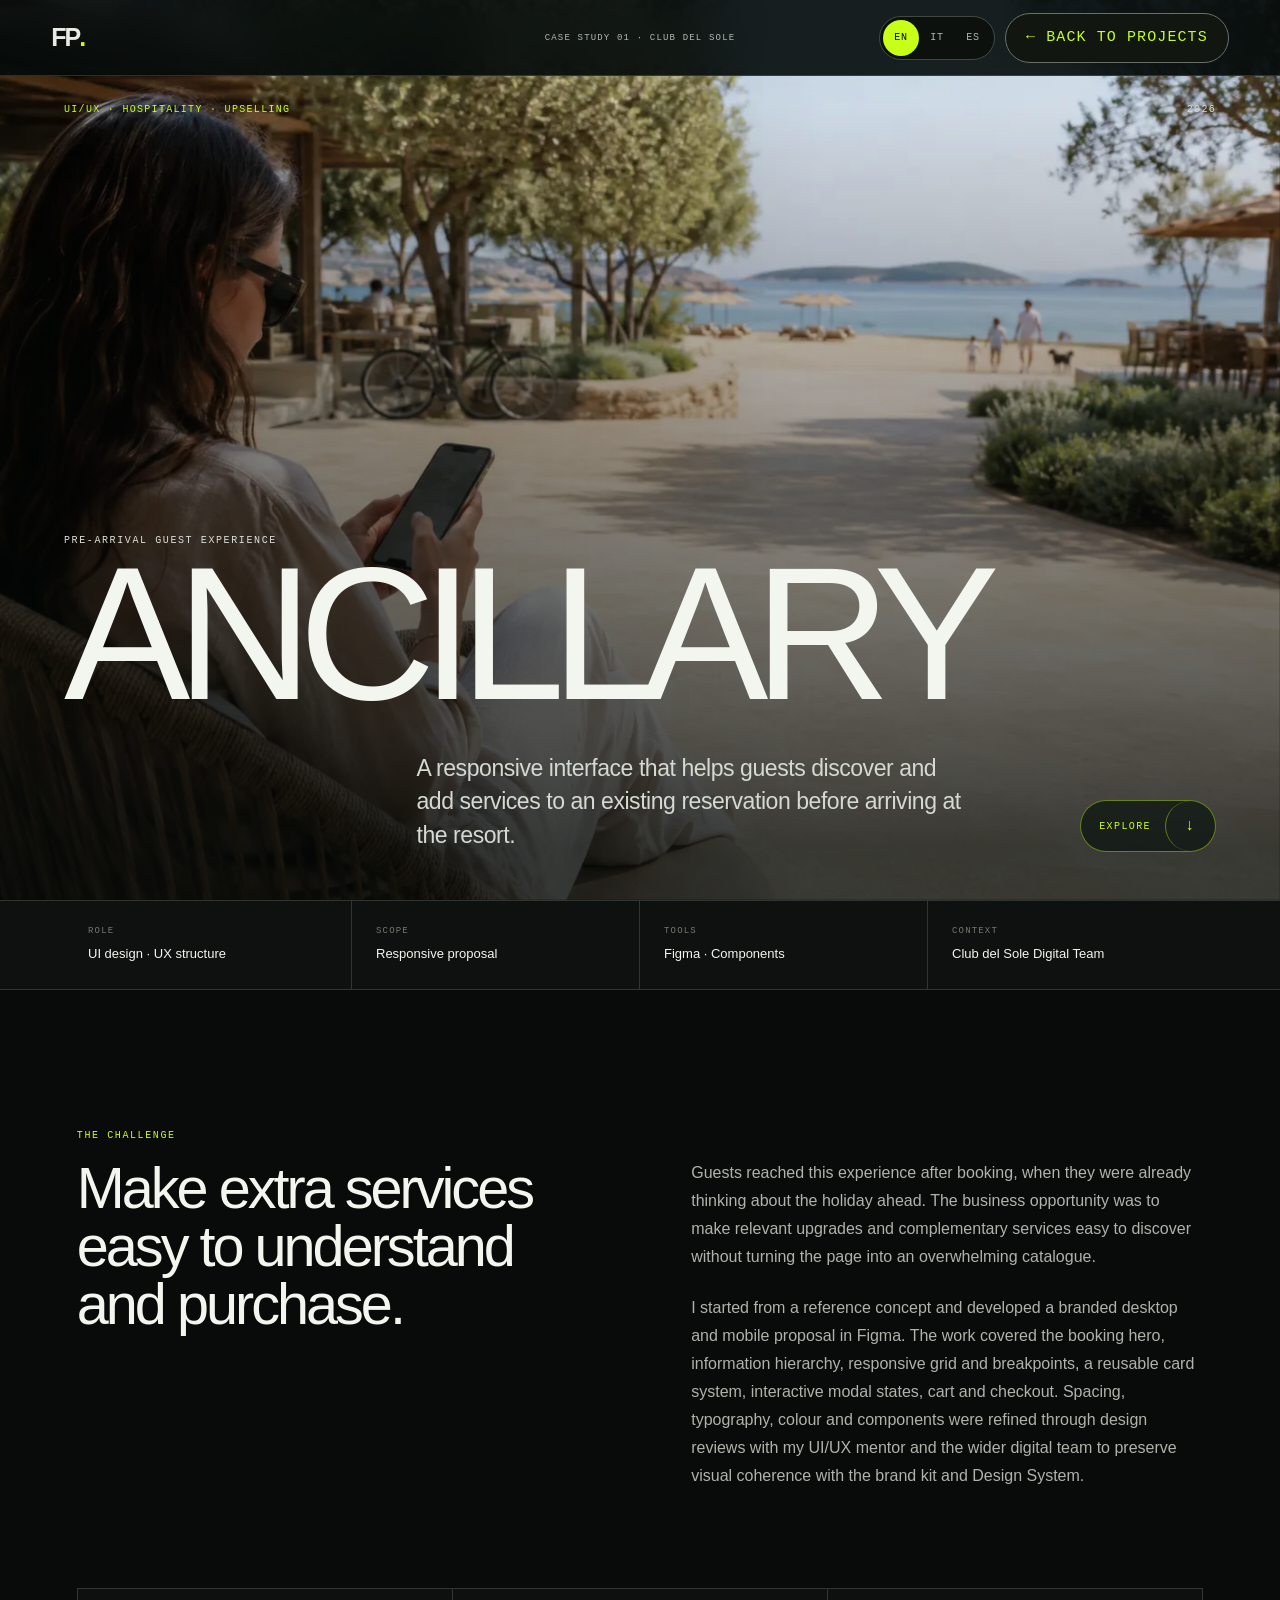
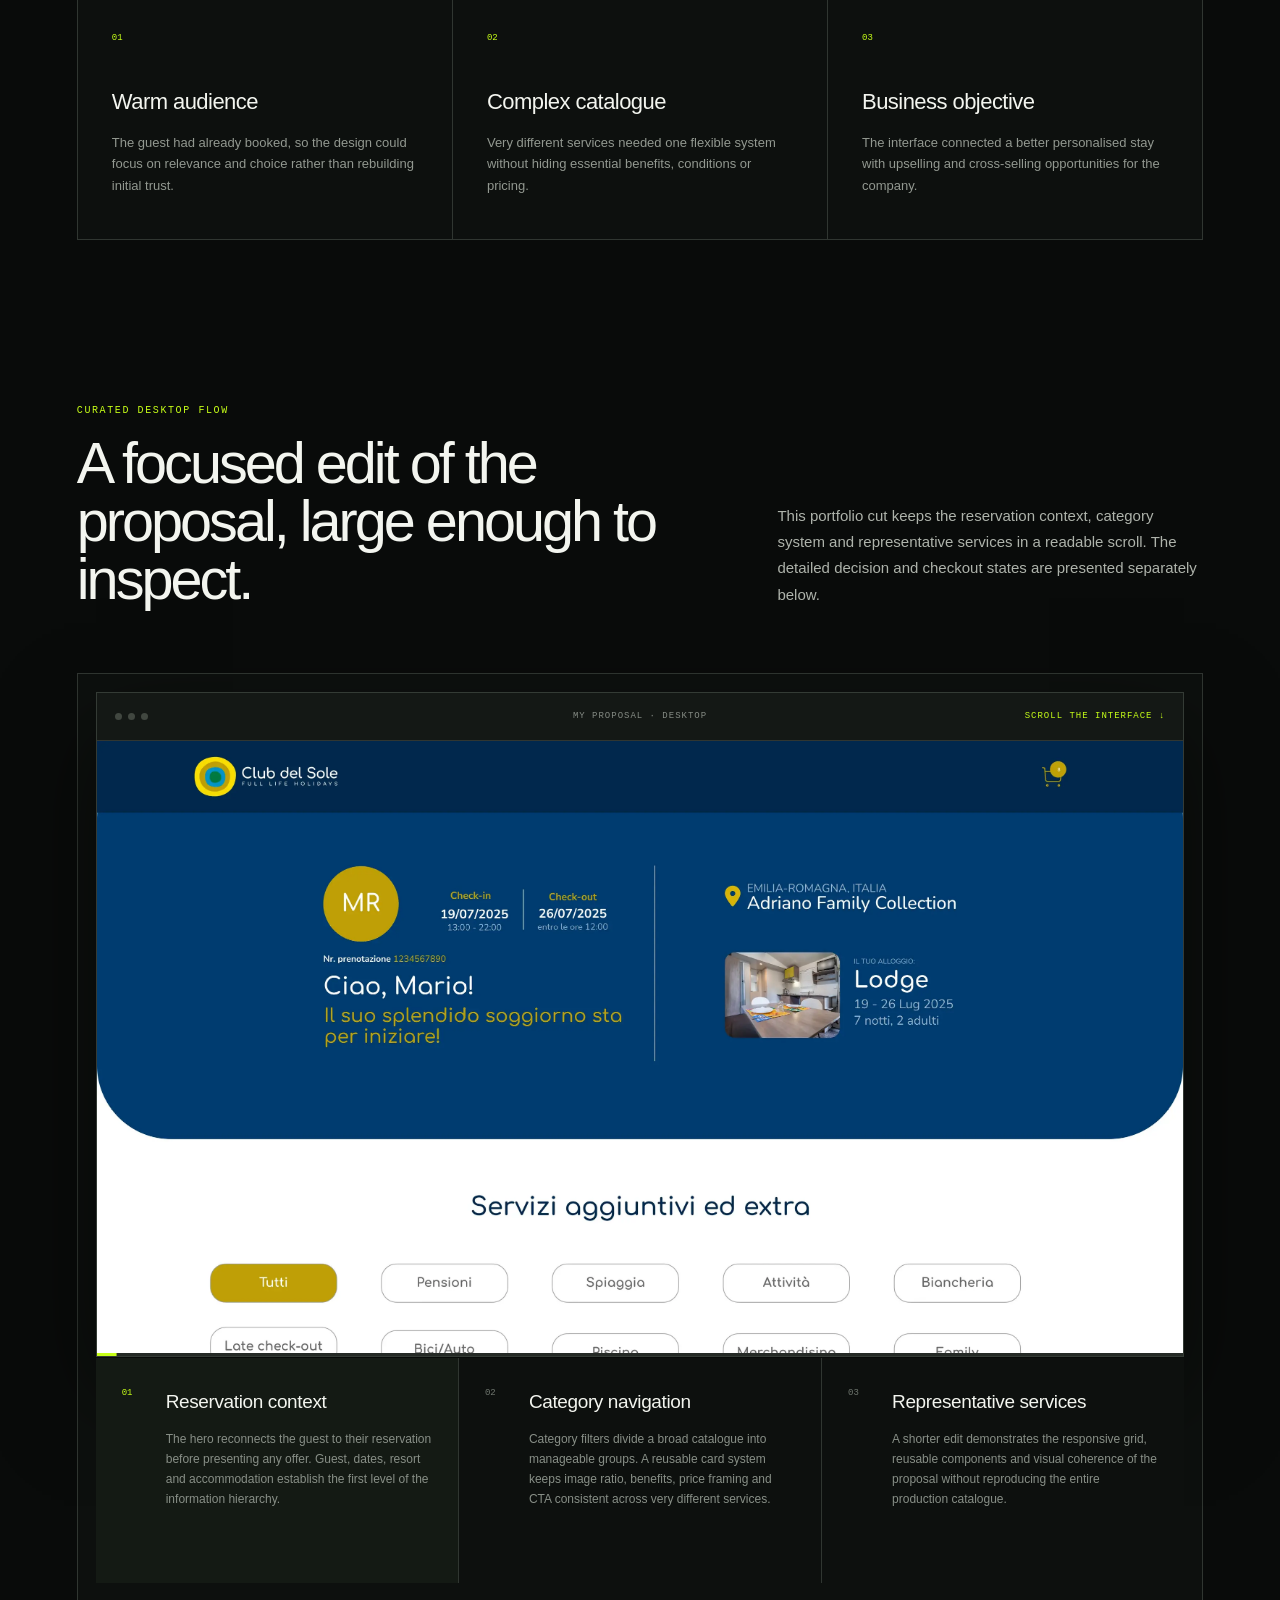
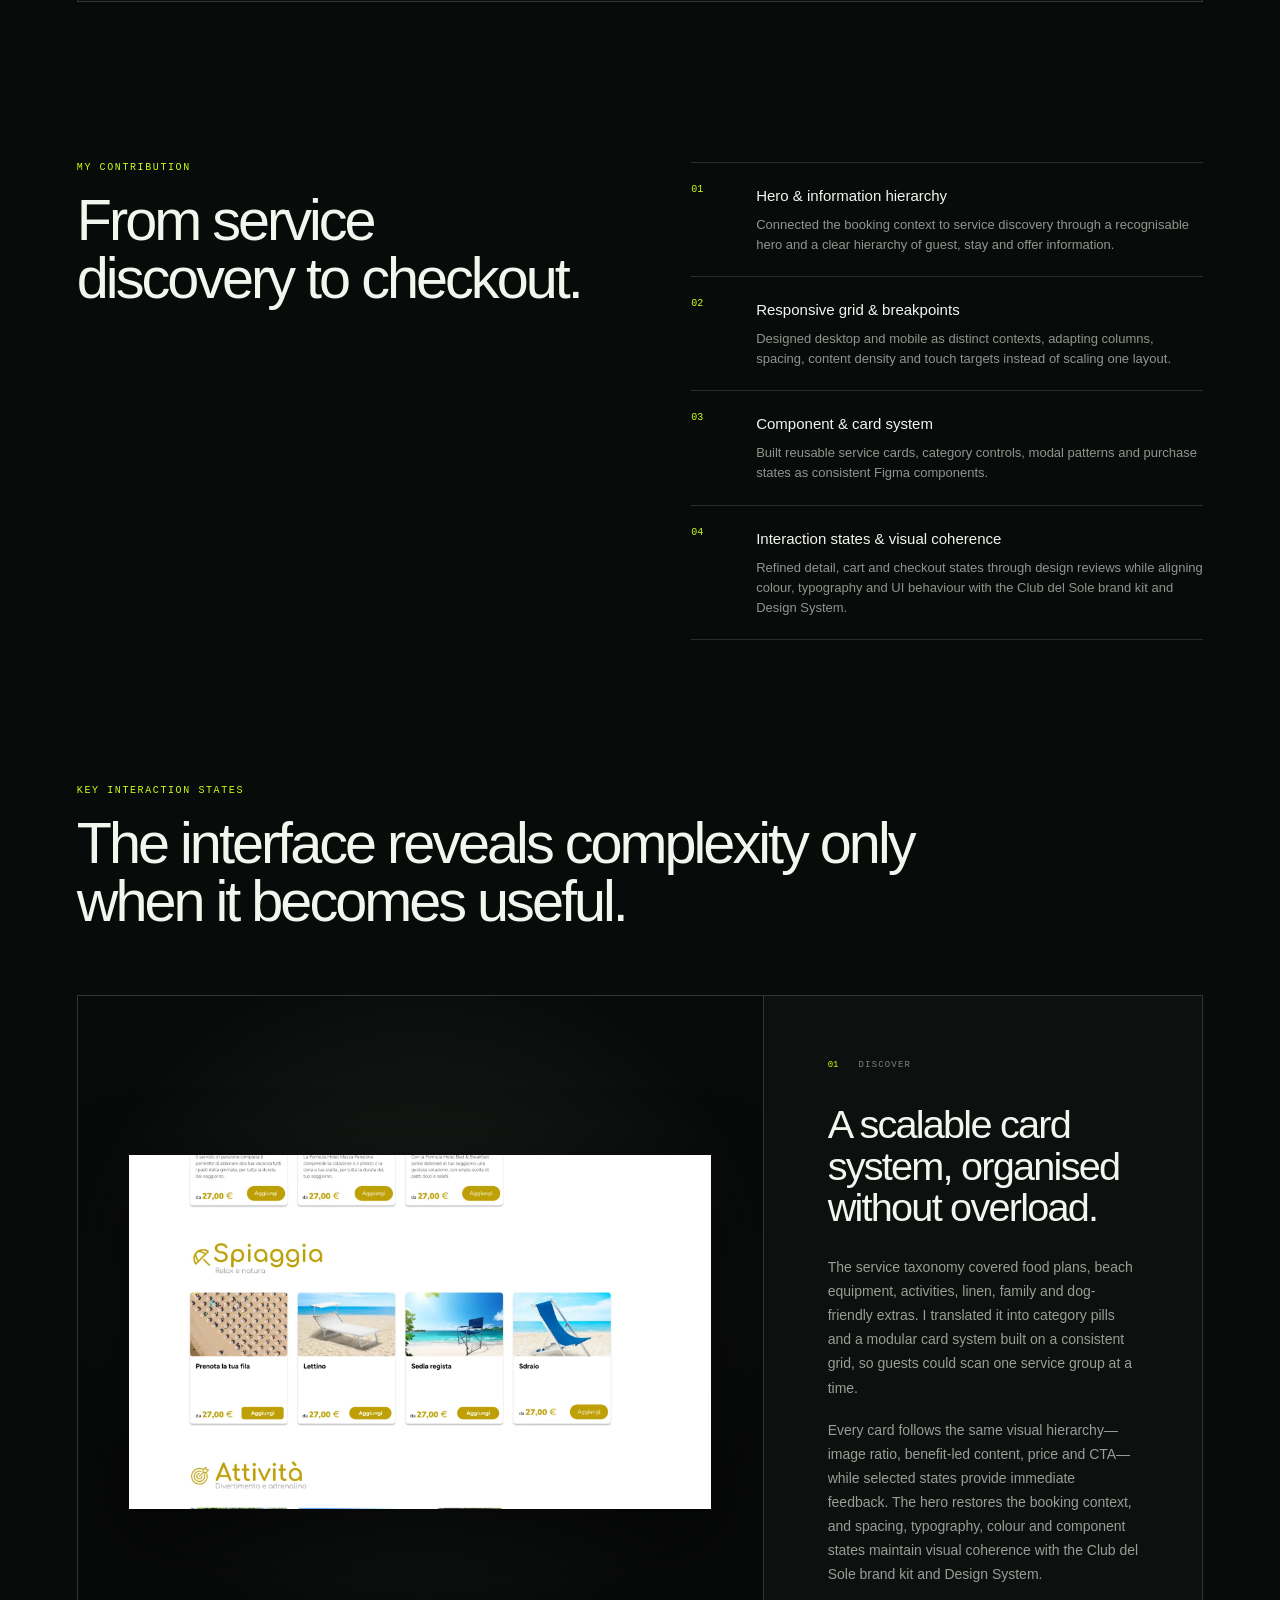
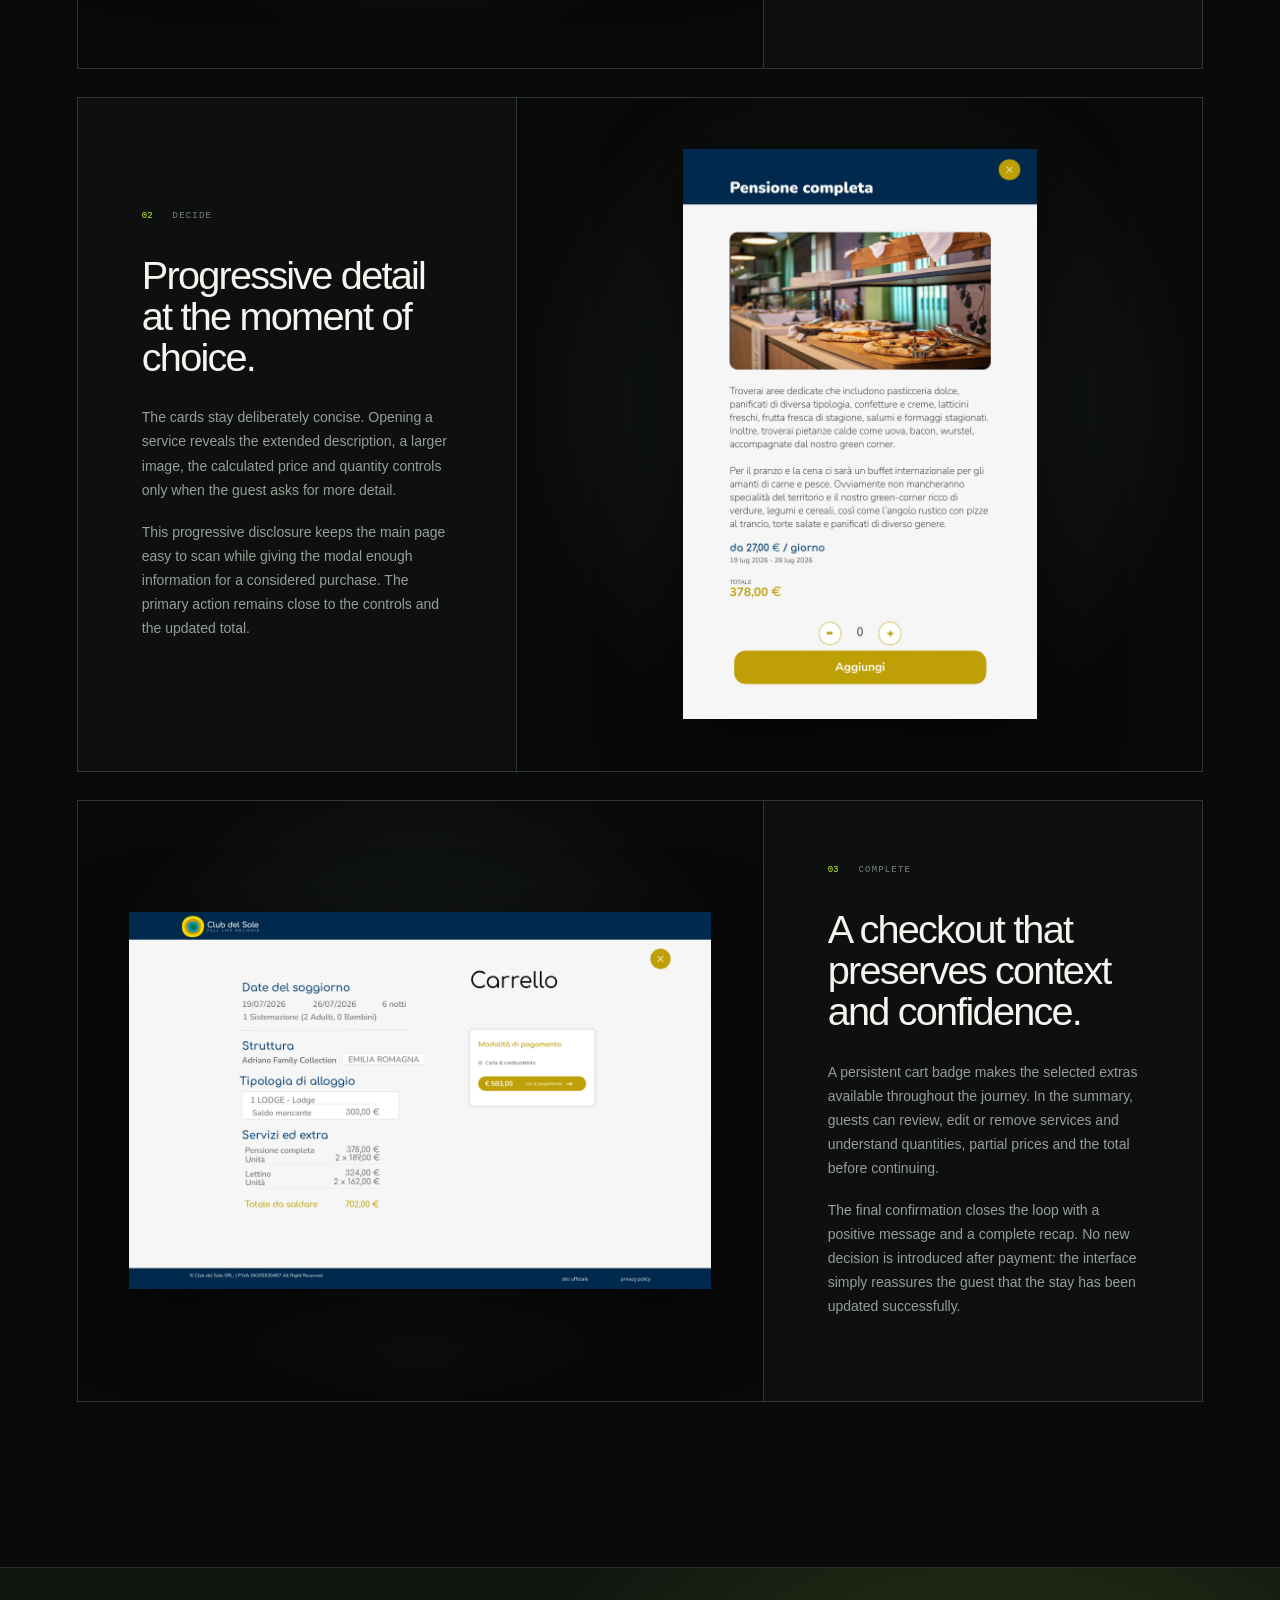
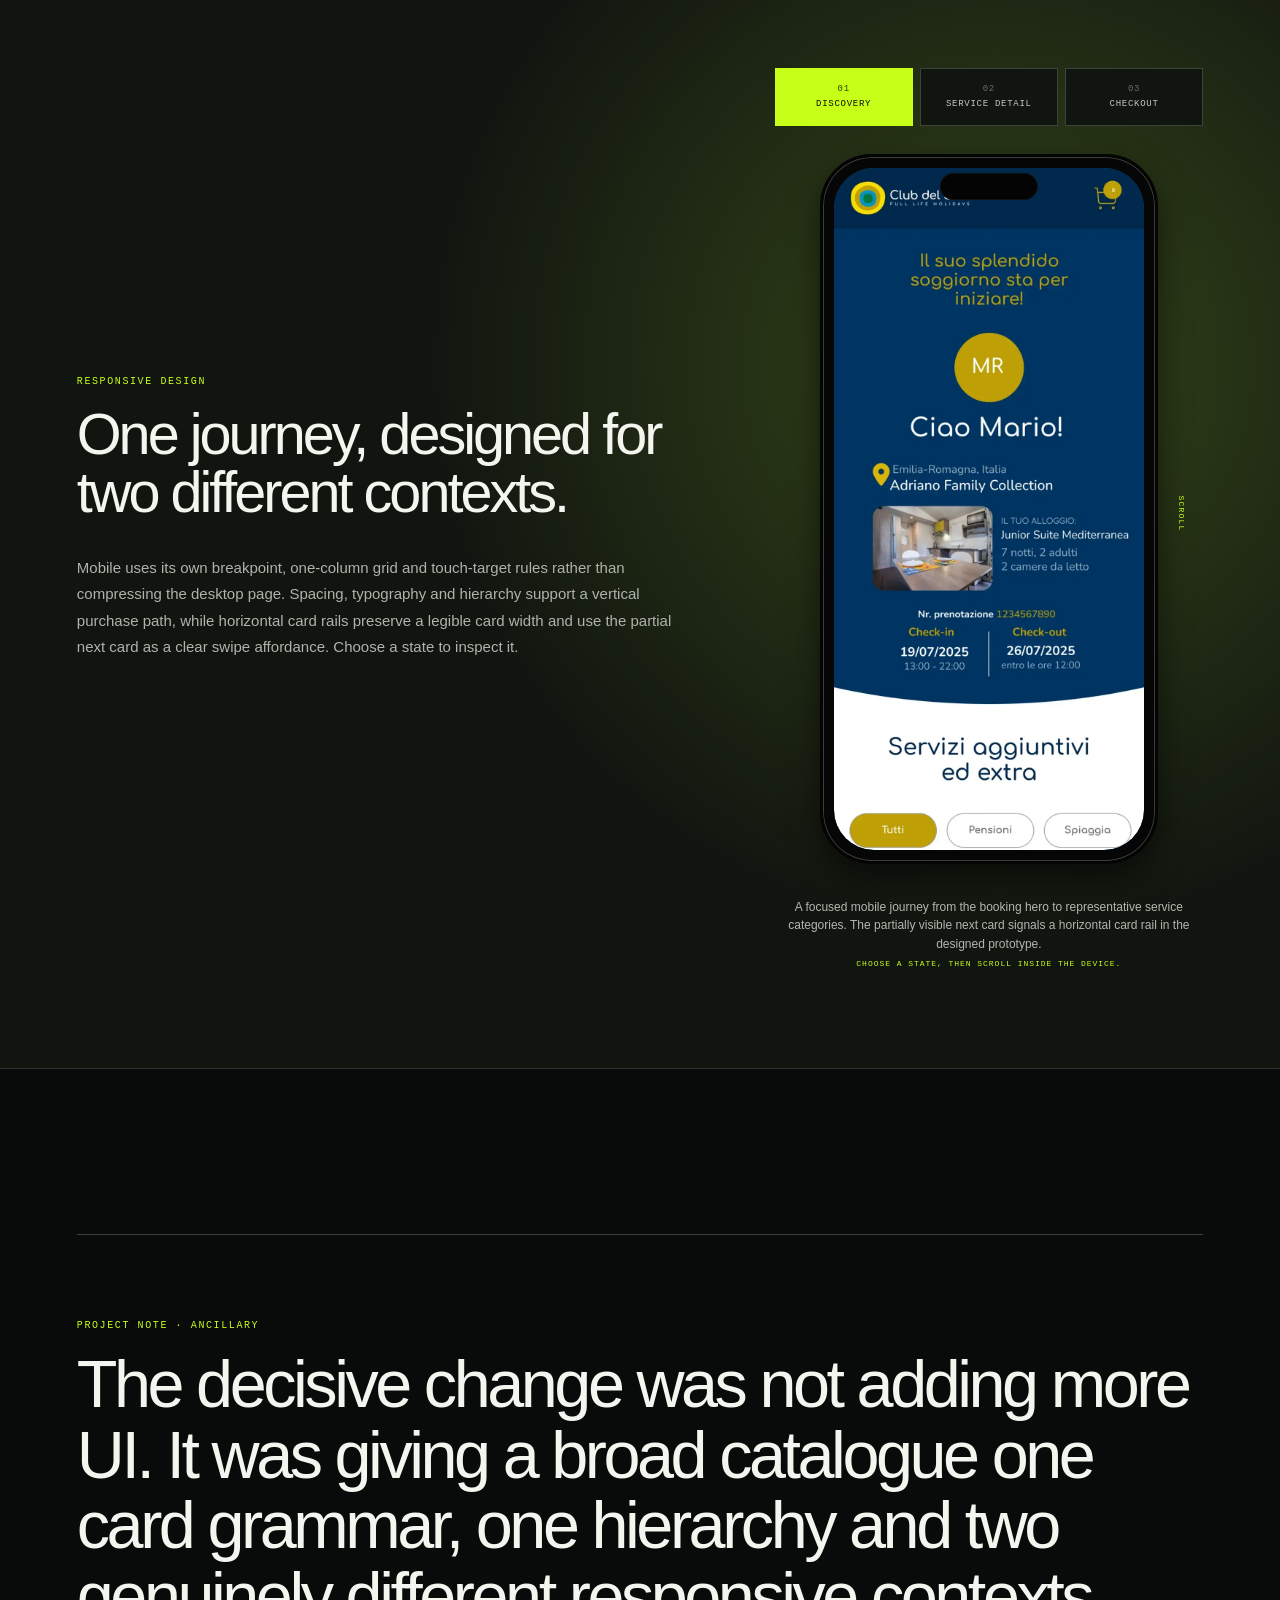
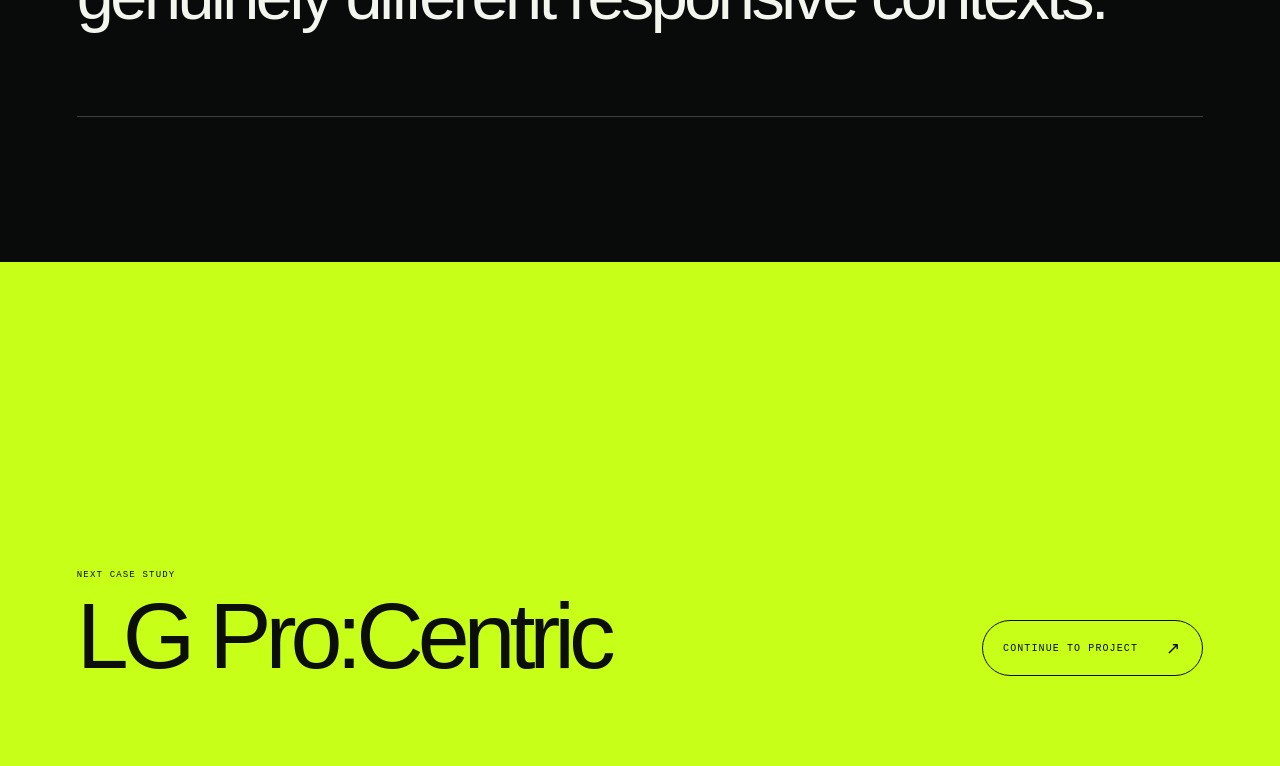
<file: work/ancillary/index.html>
<!DOCTYPE html><html lang="en"><head><meta charSet="utf-8"/><meta name="viewport" content="width=device-width, initial-scale=1"/><link rel="preload" href="/_next/static/media/797e433ab948586e-s.p.08e28id.o-okb.woff2" as="font" crossorigin="" type="font/woff2"/><link rel="preload" href="/_next/static/media/caa3a2e1cccd8315-s.p.09~u27dqhyhd6.woff2" as="font" crossorigin="" type="font/woff2"/><link rel="preload" as="image" href="/projects/ancillary/ancillary-cover-photographic-v2.webp"/><link rel="preload" as="image" href="/projects/ancillary/web/prototype-mobile-cut-hq.webp" fetchPriority="high"/><link rel="stylesheet" href="/_next/static/chunks/0yqdj-u3j73in.css" data-precedence="next"/><link rel="preload" as="script" fetchPriority="low" href="/_next/static/chunks/0gxwci3e5-ykx.js"/><script src="/_next/static/chunks/125l.7mq080dp.js" async=""></script><script src="/_next/static/chunks/10u3y4bw1ayzs.js" async=""></script><script src="/_next/static/chunks/turbopack-0rf1mnt1vywp0.js" async=""></script><script src="/_next/static/chunks/0fsi8lw5utejl.js" async=""></script><script src="/_next/static/chunks/0d3tkj33oycf2.js" async=""></script><script src="/_next/static/chunks/07vmiyblcxx4b.js" async=""></script><meta name="next-size-adjust" content=""/><title>Ancillary Case Study — Francesco Palermo</title><meta name="description" content="A responsive pre-arrival service-purchase experience for Club del Sole."/><meta name="author" content="Francesco Palermo"/><meta name="keywords" content="UI designer,UI/UX designer,responsive design,design systems,hospitality UX,Figma"/><meta name="creator" content="Francesco Palermo"/><meta name="robots" content="index, follow"/><link rel="canonical" href="https://francescopalermo-04.github.io/work/ancillary/"/><link rel="alternate" hrefLang="en-US" href="https://francescopalermo-04.github.io/work/ancillary/"/><link rel="alternate" hrefLang="it-IT" href="https://francescopalermo-04.github.io/it/work/ancillary/"/><link rel="alternate" hrefLang="es-ES" href="https://francescopalermo-04.github.io/es/work/ancillary/"/><meta property="og:title" content="Ancillary Case Study — Francesco Palermo"/><meta property="og:description" content="A responsive pre-arrival service-purchase experience for Club del Sole."/><meta property="og:url" content="https://francescopalermo-04.github.io/work/ancillary/"/><meta property="og:locale" content="en_US"/><meta property="og:image" content="https://francescopalermo-04.github.io/projects/ancillary/ancillary-cover-photographic-v2.webp"/><meta property="og:image:width" content="1586"/><meta property="og:image:height" content="992"/><meta property="og:image:alt" content="Ancillary pre-arrival guest experience"/><meta name="twitter:card" content="summary_large_image"/><meta name="twitter:title" content="Francesco Palermo — UI Designer"/><meta name="twitter:description" content="Responsive hospitality interfaces, design systems and real-world digital guest experiences."/><meta name="twitter:image" content="https://francescopalermo-04.github.io/social/portfolio-og.webp"/><link rel="shortcut icon" href="/favicon.svg"/><link rel="icon" href="/favicon.svg"/><script src="/_next/static/chunks/03~yq9q893hmn.js" noModule=""></script></head><body class="geist_a71539c9-module__T19VSG__variable geist_mono_8d43a2aa-module__8Li5zG__variable antialiased"><div hidden=""><!--$--><!--/$--></div><main class="caseRoute"><nav class="caseNav" aria-label="Case study navigation"><a class="logo" href="/" aria-label="Francesco Palermo, home">FP<span>.</span></a><span>Case study<!-- --> 01 · Club del Sole</span><div class="caseNavActions"><div class="languageSwitcher" role="group" aria-label="Select language"><a href="/work/ancillary" hrefLang="en" lang="en" aria-label="English" aria-current="page">EN</a><a href="/it/work/ancillary" hrefLang="it" lang="it" aria-label="Italiano">IT</a><a href="/es/work/ancillary" hrefLang="es" lang="es" aria-label="Español">ES</a></div><a class="backToWork" href="/#work" aria-label="Back to projects"><span aria-hidden="true">←</span><span class="backLabel">Back to projects</span></a></div></nav><header class="caseOpening"><img alt="Guest planning her stay from a bright Mediterranean resort terrace" decoding="async" data-nimg="fill" class="caseOpeningImage" style="position:absolute;height:100%;width:100%;left:0;top:0;right:0;bottom:0;color:transparent" src="/projects/ancillary/ancillary-cover-photographic-v2.webp"/><div class="caseOpeningShade"></div><div class="caseOpeningMeta"><p>UI/UX · Hospitality · Upselling</p><span>2026</span></div><div class="caseOpeningTitle"><p>Pre-arrival guest experience</p><h1>Ancillary</h1><p class="caseOpeningIntro">A responsive interface that helps guests discover and add services to an existing reservation before arriving at the resort.</p></div><a class="caseScrollCue" href="#challenge" aria-label="Start the case study">Explore<!-- --> <span>↓</span></a></header><section class="caseFactsRoute" aria-label="Project facts"><div><small>Role</small><b>UI design · UX structure</b></div><div><small>Scope</small><b>Responsive proposal</b></div><div><small>Tools</small><b>Figma · Components</b></div><div><small>Context</small><b>Club del Sole Digital Team</b></div></section><div class="caseRouteBody"><section class="caseTextGrid routeIntro" id="challenge"><div><p class="caseKicker">The challenge</p><h2>Make extra services easy to understand and purchase.</h2></div><div class="caseParagraphs"><p>Guests reached this experience after booking, when they were already thinking about the holiday ahead. The business opportunity was to make relevant upgrades and complementary services easy to discover without turning the page into an overwhelming catalogue.</p><p>I started from a reference concept and developed a branded desktop and mobile proposal in Figma. The work covered the booking hero, information hierarchy, responsive grid and breakpoints, a reusable card system, interactive modal states, cart and checkout. Spacing, typography, colour and components were refined through design reviews with my UI/UX mentor and the wider digital team to preserve visual coherence with the brand kit and Design System.</p></div></section><section class="projectOpportunity" aria-label="Project opportunity"><article><span>01</span><h3>Warm audience</h3><p>The guest had already booked, so the design could focus on relevance and choice rather than rebuilding initial trust.</p></article><article><span>02</span><h3>Complex catalogue</h3><p>Very different services needed one flexible system without hiding essential benefits, conditions or pricing.</p></article><article><span>03</span><h3>Business objective</h3><p>The interface connected a better personalised stay with upselling and cross-selling opportunities for the company.</p></article></section><section class="journeySection" aria-labelledby="journey-title"><div class="journeyHeading"><div><p class="caseKicker">Curated desktop flow</p><h2 id="journey-title">A focused edit of the proposal, large enough to inspect.</h2></div><p>This portfolio cut keeps the reservation context, category system and representative services in a readable scroll. The detailed decision and checkout states are presented separately below.</p></div><div class="desktopFlowExplorer"><div class="desktopBrowser"><div class="desktopBrowserBar"><div aria-hidden="true"><i></i><i></i><i></i></div><span>My proposal · Desktop</span><span class="desktopScrollHint">Scroll the interface ↓</span></div><div class="desktopViewport" tabindex="0" aria-label="Scrollable portfolio cut of the desktop proposal for Ancillary"><img alt="Curated desktop proposal for the Ancillary landing page" loading="lazy" width="3000" height="7708" decoding="async" data-nimg="1" style="color:transparent" src="/projects/ancillary/web/prototype-desktop-cut-3000.webp"/></div><div class="desktopProgress" aria-hidden="true"><i style="transform:scaleX(0.018)"></i></div></div><div class="flowChapterNav" aria-label="Desktop flow chapters"><button type="button" class="isActive" aria-pressed="true"><span>01</span><div><h3>Reservation context</h3><p>The hero reconnects the guest to their reservation before presenting any offer. Guest, dates, resort and accommodation establish the first level of the information hierarchy.</p></div></button><button type="button" class="" aria-pressed="false"><span>02</span><div><h3>Category navigation</h3><p>Category filters divide a broad catalogue into manageable groups. A reusable card system keeps image ratio, benefits, price framing and CTA consistent across very different services.</p></div></button><button type="button" class="" aria-pressed="false"><span>03</span><div><h3>Representative services</h3><p>A shorter edit demonstrates the responsive grid, reusable components and visual coherence of the proposal without reproducing the entire production catalogue.</p></div></button></div></div></section><section class="caseTextGrid contribution routeContribution"><div><p class="caseKicker">My contribution</p><h2>From service discovery to checkout.</h2></div><ol class="processList"><li><span>01</span><div><b>Hero &amp; information hierarchy</b><p>Connected the booking context to service discovery through a recognisable hero and a clear hierarchy of guest, stay and offer information.</p></div></li><li><span>02</span><div><b>Responsive grid &amp; breakpoints</b><p>Designed desktop and mobile as distinct contexts, adapting columns, spacing, content density and touch targets instead of scaling one layout.</p></div></li><li><span>03</span><div><b>Component &amp; card system</b><p>Built reusable service cards, category controls, modal patterns and purchase states as consistent Figma components.</p></div></li><li><span>04</span><div><b>Interaction states &amp; visual coherence</b><p>Refined detail, cart and checkout states through design reviews while aligning colour, typography and UI behaviour with the Club del Sole brand kit and Design System.</p></div></li></ol></section><section class="interactionSection" aria-labelledby="interaction-title"><div class="interactionHeading"><p class="caseKicker">Key interaction states</p><h2 id="interaction-title">The interface reveals complexity only when it becomes useful.</h2></div><div class="interactionStories"><article class="interactionStory landscape"><div class="interactionStoryVisual"><img alt="Service categories and reusable cards in Francesco Palermo&#x27;s Ancillary proposal" loading="lazy" width="1800" height="1094" decoding="async" data-nimg="1" style="color:transparent" src="/projects/ancillary/web/flow-discovery.webp"/></div><div class="interactionStoryCopy"><div><span>01</span><small>Discover</small></div><h3>A scalable card system, organised without overload.</h3><p>The service taxonomy covered food plans, beach equipment, activities, linen, family and dog-friendly extras. I translated it into category pills and a modular card system built on a consistent grid, so guests could scan one service group at a time.</p><p>Every card follows the same visual hierarchy—image ratio, benefit-led content, price and CTA—while selected states provide immediate feedback. The hero restores the booking context, and spacing, typography, colour and component states maintain visual coherence with the Club del Sole brand kit and Design System.</p></div></article><article class="interactionStory portrait"><div class="interactionStoryVisual"><img alt="Service-detail modal in Francesco Palermo&#x27;s Ancillary proposal" loading="lazy" width="1440" height="2316" decoding="async" data-nimg="1" style="color:transparent" src="/projects/ancillary/web/my-service-modal.webp"/></div><div class="interactionStoryCopy"><div><span>02</span><small>Decide</small></div><h3>Progressive detail at the moment of choice.</h3><p>The cards stay deliberately concise. Opening a service reveals the extended description, a larger image, the calculated price and quantity controls only when the guest asks for more detail.</p><p>This progressive disclosure keeps the main page easy to scan while giving the modal enough information for a considered purchase. The primary action remains close to the controls and the updated total.</p></div></article><article class="interactionStory landscape"><div class="interactionStoryVisual"><img alt="Cart and checkout screen in Francesco Palermo&#x27;s Ancillary proposal" loading="lazy" width="2600" height="1681" decoding="async" data-nimg="1" style="color:transparent" src="/projects/ancillary/web/my-cart.webp"/></div><div class="interactionStoryCopy"><div><span>03</span><small>Complete</small></div><h3>A checkout that preserves context and confidence.</h3><p>A persistent cart badge makes the selected extras available throughout the journey. In the summary, guests can review, edit or remove services and understand quantities, partial prices and the total before continuing.</p><p>The final confirmation closes the loop with a positive message and a complete recap. No new decision is introduced after payment: the interface simply reassures the guest that the stay has been updated successfully.</p></div></article></div></section><section class="responsiveRouteSection" aria-labelledby="responsive-title"><div class="responsiveRouteCopy"><p class="caseKicker">Responsive design</p><h2 id="responsive-title">One journey, designed for two different contexts.</h2><p>Mobile uses its own breakpoint, one-column grid and touch-target rules rather than compressing the desktop page. Spacing, typography and hierarchy support a vertical purchase path, while horizontal card rails preserve a legible card width and use the partial next card as a clear swipe affordance. Choose a state to inspect it.</p></div><div class="mobileShowcase"><div class="phoneStateControls" role="tablist" aria-label="Mobile interface states"><button type="button" role="tab" aria-selected="true"><span>0<!-- -->1</span>Discovery</button><button type="button" role="tab" aria-selected="false"><span>0<!-- -->2</span>Service detail</button><button type="button" role="tab" aria-selected="false"><span>0<!-- -->3</span>Checkout</button></div><div class="iphoneProMax" aria-live="polite"><div class="dynamicIsland"></div><div class="iphoneScreens"><div class="iphoneScreen iphoneScreen--home isActive" aria-hidden="false" aria-label="Discovery. Scroll vertically to inspect it." tabindex="0"><img alt="Mobile service discovery flow designed for Ancillary" fetchPriority="high" loading="eager" width="850" height="8450" decoding="async" data-nimg="1" style="color:transparent" src="/projects/ancillary/web/prototype-mobile-cut-hq.webp"/></div><div class="iphoneScreen iphoneScreen--service " aria-hidden="true" aria-label="Service detail. The complete state is visible without scrolling." tabindex="-1"><img alt="Mobile service-detail state designed for Ancillary" fetchPriority="auto" loading="lazy" width="880" height="2316" decoding="async" data-nimg="1" style="color:transparent" src="/projects/ancillary/web/mobile-service.webp"/></div><div class="iphoneScreen iphoneScreen--checkout " aria-hidden="true" aria-label="Checkout. Scroll vertically to inspect it." tabindex="-1"><img alt="Mobile checkout state designed for Ancillary" fetchPriority="auto" loading="lazy" width="880" height="2634" decoding="async" data-nimg="1" style="color:transparent" src="/projects/ancillary/web/mobile-cart.webp"/></div></div><span class="phoneScrollHint">Scroll</span></div><p class="phoneStateDescription">A focused mobile journey from the booking hero to representative service categories. The partially visible next card signals a horizontal card rail in the designed prototype.</p><p class="phoneInteractionNote">Choose a state, then scroll inside the device.</p></div></section><section class="caseTakeawayRoute"><p class="caseKicker">Project note · Ancillary</p><p class="takeawayStatement">The decisive change was not adding more UI. It was giving a broad catalogue one card grammar, one hierarchy and two genuinely different responsive contexts.</p></section></div><footer class="caseFooter"><div><span>Next case study</span><h2>LG Pro:Centric</h2></div><a class="caseFooterCta" href="/work/procentric">Continue to project<!-- --> <span>↗</span></a></footer></main><!--$--><!--/$--><script src="/_next/static/chunks/0gxwci3e5-ykx.js" id="_R_" async=""></script><script>(self.__next_f=self.__next_f||[]).push([0])</script><script>self.__next_f.push([1,"1:\"$Sreact.fragment\"\n2:I[39756,[\"/_next/static/chunks/0fsi8lw5utejl.js\",\"/_next/static/chunks/0d3tkj33oycf2.js\"],\"default\"]\n3:I[37457,[\"/_next/static/chunks/0fsi8lw5utejl.js\",\"/_next/static/chunks/0d3tkj33oycf2.js\"],\"default\"]\n4:I[72744,[\"/_next/static/chunks/0fsi8lw5utejl.js\",\"/_next/static/chunks/0d3tkj33oycf2.js\",\"/_next/static/chunks/07vmiyblcxx4b.js\"],\"default\"]\n5:I[49065,[\"/_next/static/chunks/0fsi8lw5utejl.js\",\"/_next/static/chunks/0d3tkj33oycf2.js\",\"/_next/static/chunks/07vmiyblcxx4b.js\"],\"default\"]\n6:I[5500,[\"/_next/static/chunks/0fsi8lw5utejl.js\",\"/_next/static/chunks/0d3tkj33oycf2.js\",\"/_next/static/chunks/07vmiyblcxx4b.js\"],\"Image\"]\nf:I[68027,[\"/_next/static/chunks/0fsi8lw5utejl.js\",\"/_next/static/chunks/0d3tkj33oycf2.js\"],\"default\",1]\n:HL[\"/_next/static/chunks/0yqdj-u3j73in.css\",\"style\"]\n:HL[\"/_next/static/media/797e433ab948586e-s.p.08e28id.o-okb.woff2\",\"font\",{\"crossOrigin\":\"\",\"type\":\"font/woff2\"}]\n:HL[\"/_next/static/media/caa3a2e1cccd8315-s.p.09~u27dqhyhd6.woff2\",\"font\",{\"crossOrigin\":\"\",\"type\":\"font/woff2\"}]\n"])</script><script>self.__next_f.push([1,"0:{\"P\":null,\"c\":[\"\",\"work\",\"ancillary\",\"\"],\"q\":\"\",\"i\":false,\"f\":[[[\"\",{\"children\":[\"work\",{\"children\":[\"ancillary\",{\"children\":[\"__PAGE__\",{}]}]}]},\"$undefined\",\"$undefined\",16],[[\"$\",\"$1\",\"c\",{\"children\":[[[\"$\",\"link\",\"0\",{\"rel\":\"stylesheet\",\"href\":\"/_next/static/chunks/0yqdj-u3j73in.css\",\"precedence\":\"next\",\"crossOrigin\":\"$undefined\",\"nonce\":\"$undefined\"}],[\"$\",\"script\",\"script-0\",{\"src\":\"/_next/static/chunks/0fsi8lw5utejl.js\",\"async\":true,\"nonce\":\"$undefined\"}],[\"$\",\"script\",\"script-1\",{\"src\":\"/_next/static/chunks/0d3tkj33oycf2.js\",\"async\":true,\"nonce\":\"$undefined\"}]],[\"$\",\"html\",null,{\"lang\":\"en\",\"children\":[\"$\",\"body\",null,{\"className\":\"geist_a71539c9-module__T19VSG__variable geist_mono_8d43a2aa-module__8Li5zG__variable antialiased\",\"children\":[\"$\",\"$L2\",null,{\"parallelRouterKey\":\"children\",\"error\":\"$undefined\",\"errorStyles\":\"$undefined\",\"errorScripts\":\"$undefined\",\"template\":[\"$\",\"$L3\",null,{}],\"templateStyles\":\"$undefined\",\"templateScripts\":\"$undefined\",\"notFound\":[[[\"$\",\"title\",null,{\"children\":\"404: This page could not be found.\"}],[\"$\",\"div\",null,{\"style\":{\"fontFamily\":\"system-ui,\\\"Segoe UI\\\",Roboto,Helvetica,Arial,sans-serif,\\\"Apple Color Emoji\\\",\\\"Segoe UI Emoji\\\"\",\"height\":\"100vh\",\"textAlign\":\"center\",\"display\":\"flex\",\"flexDirection\":\"column\",\"alignItems\":\"center\",\"justifyContent\":\"center\"},\"children\":[\"$\",\"div\",null,{\"children\":[[\"$\",\"style\",null,{\"dangerouslySetInnerHTML\":{\"__html\":\"body{color:#000;background:#fff;margin:0}.next-error-h1{border-right:1px solid rgba(0,0,0,.3)}@media (prefers-color-scheme:dark){body{color:#fff;background:#000}.next-error-h1{border-right:1px solid rgba(255,255,255,.3)}}\"}}],[\"$\",\"h1\",null,{\"className\":\"next-error-h1\",\"style\":{\"display\":\"inline-block\",\"margin\":\"0 20px 0 0\",\"padding\":\"0 23px 0 0\",\"fontSize\":24,\"fontWeight\":500,\"verticalAlign\":\"top\",\"lineHeight\":\"49px\"},\"children\":404}],[\"$\",\"div\",null,{\"style\":{\"display\":\"inline-block\"},\"children\":[\"$\",\"h2\",null,{\"style\":{\"fontSize\":14,\"fontWeight\":400,\"lineHeight\":\"49px\",\"margin\":0},\"children\":\"This page could not be found.\"}]}]]}]}]],[]],\"forbidden\":\"$undefined\",\"unauthorized\":\"$undefined\"}]}]}]]}],{\"children\":[[\"$\",\"$1\",\"c\",{\"children\":[null,[\"$\",\"$L2\",null,{\"parallelRouterKey\":\"children\",\"error\":\"$undefined\",\"errorStyles\":\"$undefined\",\"errorScripts\":\"$undefined\",\"template\":[\"$\",\"$L3\",null,{}],\"templateStyles\":\"$undefined\",\"templateScripts\":\"$undefined\",\"notFound\":\"$undefined\",\"forbidden\":\"$undefined\",\"unauthorized\":\"$undefined\"}]]}],{\"children\":[[\"$\",\"$1\",\"c\",{\"children\":[null,[\"$\",\"$L2\",null,{\"parallelRouterKey\":\"children\",\"error\":\"$undefined\",\"errorStyles\":\"$undefined\",\"errorScripts\":\"$undefined\",\"template\":[\"$\",\"$L3\",null,{}],\"templateStyles\":\"$undefined\",\"templateScripts\":\"$undefined\",\"notFound\":\"$undefined\",\"forbidden\":\"$undefined\",\"unauthorized\":\"$undefined\"}]]}],{\"children\":[[\"$\",\"$1\",\"c\",{\"children\":[[\"$\",\"main\",null,{\"className\":\"caseRoute\",\"children\":[[\"$\",\"$L4\",null,{}],[\"$\",\"nav\",null,{\"className\":\"caseNav\",\"aria-label\":\"Case study navigation\",\"children\":[[\"$\",\"a\",null,{\"className\":\"logo\",\"href\":\"/\",\"aria-label\":\"Francesco Palermo, home\",\"children\":[\"FP\",[\"$\",\"span\",null,{\"children\":\".\"}]]}],[\"$\",\"span\",null,{\"children\":[\"Case study\",\" 01 · Club del Sole\"]}],[\"$\",\"div\",null,{\"className\":\"caseNavActions\",\"children\":[[\"$\",\"$L5\",null,{\"locale\":\"en\",\"path\":\"/work/ancillary\"}],[\"$\",\"a\",null,{\"className\":\"backToWork\",\"href\":\"/#work\",\"aria-label\":\"Back to projects\",\"children\":[[\"$\",\"span\",null,{\"aria-hidden\":\"true\",\"children\":\"←\"}],[\"$\",\"span\",null,{\"className\":\"backLabel\",\"children\":\"Back to projects\"}]]}]]}]]}],[\"$\",\"header\",null,{\"className\":\"caseOpening\",\"children\":[[\"$\",\"$L6\",null,{\"unoptimized\":true,\"className\":\"caseOpeningImage\",\"src\":\"/projects/ancillary/ancillary-cover-photographic-v2.webp\",\"alt\":\"Guest planning her stay from a bright Mediterranean resort terrace\",\"fill\":true,\"priority\":true,\"sizes\":\"100vw\"}],[\"$\",\"div\",null,{\"className\":\"caseOpeningShade\"}],[\"$\",\"div\",null,{\"className\":\"caseOpeningMeta\",\"children\":[[\"$\",\"p\",null,{\"children\":\"UI/UX · Hospitality · Upselling\"}],[\"$\",\"span\",null,{\"children\":\"2026\"}]]}],[\"$\",\"div\",null,{\"className\":\"caseOpeningTitle\",\"children\":[[\"$\",\"p\",null,{\"children\":\"Pre-arrival guest experience\"}],[\"$\",\"h1\",null,{\"children\":\"Ancillary\"}],[\"$\",\"p\",null,{\"className\":\"caseOpeningIntro\",\"children\":\"A responsive interface that helps guests discover and add services to an existing reservation before arriving at the resort.\"}]]}],[\"$\",\"a\",null,{\"className\":\"caseScrollCue\",\"href\":\"#challenge\",\"aria-label\":\"Start the case study\",\"children\":[\"Explore\",\" \",[\"$\",\"span\",null,{\"children\":\"↓\"}]]}]]}],[\"$\",\"section\",null,{\"className\":\"caseFactsRoute\",\"aria-label\":\"Project facts\",\"children\":[[\"$\",\"div\",\"Role\",{\"children\":[[\"$\",\"small\",null,{\"children\":\"Role\"}],[\"$\",\"b\",null,{\"children\":\"UI design · UX structure\"}]]}],[\"$\",\"div\",\"Scope\",{\"children\":[[\"$\",\"small\",null,{\"children\":\"Scope\"}],[\"$\",\"b\",null,{\"children\":\"Responsive proposal\"}]]}],[\"$\",\"div\",\"Tools\",{\"children\":[[\"$\",\"small\",null,{\"children\":\"Tools\"}],\"$L7\"]}],\"$L8\"]}],\"$L9\",\"$La\"]}],[\"$Lb\"],\"$Lc\"]}],{},null,false,null]},null,false,\"$@d\"]},null,false,\"$@d\"]},null,false,null],\"$Le\",false]],\"m\":\"$undefined\",\"G\":[\"$f\",[\"$L10\"]],\"S\":true,\"h\":null,\"s\":\"$undefined\",\"l\":\"$undefined\",\"p\":\"$undefined\",\"d\":\"$undefined\",\"b\":\"7Qss_ygE7OAGA9AN3r-c6\"}\n"])</script><script>self.__next_f.push([1,"11:I[57676,[\"/_next/static/chunks/0fsi8lw5utejl.js\",\"/_next/static/chunks/0d3tkj33oycf2.js\",\"/_next/static/chunks/07vmiyblcxx4b.js\"],\"default\"]\n18:I[97367,[\"/_next/static/chunks/0fsi8lw5utejl.js\",\"/_next/static/chunks/0d3tkj33oycf2.js\"],\"OutletBoundary\"]\n19:\"$Sreact.suspense\"\n1c:I[97367,[\"/_next/static/chunks/0fsi8lw5utejl.js\",\"/_next/static/chunks/0d3tkj33oycf2.js\"],\"ViewportBoundary\"]\n1e:I[97367,[\"/_next/static/chunks/0fsi8lw5utejl.js\",\"/_next/static/chunks/0d3tkj33oycf2.js\"],\"MetadataBoundary\"]\n7:[\"$\",\"b\",null,{\"children\":\"Figma · Components\"}]\n8:[\"$\",\"div\",\"Context\",{\"children\":[[\"$\",\"small\",null,{\"children\":\"Context\"}],[\"$\",\"b\",null,{\"children\":\"Club del Sole Digital Team\"}]]}]\n"])</script><script>self.__next_f.push([1,"9:[\"$\",\"div\",null,{\"className\":\"caseRouteBody\",\"children\":[[\"$\",\"section\",null,{\"className\":\"caseTextGrid routeIntro\",\"id\":\"challenge\",\"children\":[[\"$\",\"div\",null,{\"children\":[[\"$\",\"p\",null,{\"className\":\"caseKicker\",\"children\":\"The challenge\"}],[\"$\",\"h2\",null,{\"children\":\"Make extra services easy to understand and purchase.\"}]]}],[\"$\",\"div\",null,{\"className\":\"caseParagraphs\",\"children\":[[\"$\",\"p\",\"Guests reached this experience after booking, when they were already thinking about the holiday ahead. The business opportunity was to make relevant upgrades and complementary services easy to discover without turning the page into an overwhelming catalogue.\",{\"children\":\"Guests reached this experience after booking, when they were already thinking about the holiday ahead. The business opportunity was to make relevant upgrades and complementary services easy to discover without turning the page into an overwhelming catalogue.\"}],[\"$\",\"p\",\"I started from a reference concept and developed a branded desktop and mobile proposal in Figma. The work covered the booking hero, information hierarchy, responsive grid and breakpoints, a reusable card system, interactive modal states, cart and checkout. Spacing, typography, colour and components were refined through design reviews with my UI/UX mentor and the wider digital team to preserve visual coherence with the brand kit and Design System.\",{\"children\":\"I started from a reference concept and developed a branded desktop and mobile proposal in Figma. The work covered the booking hero, information hierarchy, responsive grid and breakpoints, a reusable card system, interactive modal states, cart and checkout. Spacing, typography, colour and components were refined through design reviews with my UI/UX mentor and the wider digital team to preserve visual coherence with the brand kit and Design System.\"}]]}]]}],[\"$\",\"section\",null,{\"className\":\"projectOpportunity\",\"aria-label\":\"Project opportunity\",\"children\":[[\"$\",\"article\",\"01\",{\"children\":[[\"$\",\"span\",null,{\"children\":\"01\"}],[\"$\",\"h3\",null,{\"children\":\"Warm audience\"}],[\"$\",\"p\",null,{\"children\":\"The guest had already booked, so the design could focus on relevance and choice rather than rebuilding initial trust.\"}]]}],[\"$\",\"article\",\"02\",{\"children\":[[\"$\",\"span\",null,{\"children\":\"02\"}],[\"$\",\"h3\",null,{\"children\":\"Complex catalogue\"}],[\"$\",\"p\",null,{\"children\":\"Very different services needed one flexible system without hiding essential benefits, conditions or pricing.\"}]]}],[\"$\",\"article\",\"03\",{\"children\":[[\"$\",\"span\",null,{\"children\":\"03\"}],[\"$\",\"h3\",null,{\"children\":\"Business objective\"}],[\"$\",\"p\",null,{\"children\":\"The interface connected a better personalised stay with upselling and cross-selling opportunities for the company.\"}]]}]]}],[\"$\",\"section\",null,{\"className\":\"journeySection\",\"aria-labelledby\":\"journey-title\",\"children\":[[\"$\",\"div\",null,{\"className\":\"journeyHeading\",\"children\":[[\"$\",\"div\",null,{\"children\":[[\"$\",\"p\",null,{\"className\":\"caseKicker\",\"children\":\"Curated desktop flow\"}],[\"$\",\"h2\",null,{\"id\":\"journey-title\",\"children\":\"A focused edit of the proposal, large enough to inspect.\"}]]}],[\"$\",\"p\",null,{\"children\":\"This portfolio cut keeps the reservation context, category system and representative services in a readable scroll. The detailed decision and checkout states are presented separately below.\"}]]}],[\"$\",\"$L11\",null,{\"locale\":\"en\"}]]}],[\"$\",\"section\",null,{\"className\":\"caseTextGrid contribution routeContribution\",\"children\":[[\"$\",\"div\",null,{\"children\":[[\"$\",\"p\",null,{\"className\":\"caseKicker\",\"children\":\"My contribution\"}],[\"$\",\"h2\",null,{\"children\":\"From service discovery to checkout.\"}]]}],[\"$\",\"ol\",null,{\"className\":\"processList\",\"children\":[[\"$\",\"li\",\"01\",{\"children\":[[\"$\",\"span\",null,{\"children\":\"01\"}],[\"$\",\"div\",null,{\"children\":[[\"$\",\"b\",null,{\"children\":\"Hero \u0026 information hierarchy\"}],[\"$\",\"p\",null,{\"children\":\"Connected the booking context to service discovery through a recognisable hero and a clear hierarchy of guest, stay and offer information.\"}]]}]]}],\"$L12\",\"$L13\",\"$L14\"]}]]}],\"$L15\",\"$L16\",\"$L17\"]}]\n"])</script><script>self.__next_f.push([1,"a:[\"$\",\"footer\",null,{\"className\":\"caseFooter\",\"children\":[[\"$\",\"div\",null,{\"children\":[[\"$\",\"span\",null,{\"children\":\"Next case study\"}],[\"$\",\"h2\",null,{\"children\":\"LG Pro:Centric\"}]]}],[\"$\",\"a\",null,{\"className\":\"caseFooterCta\",\"href\":\"/work/procentric\",\"children\":[\"Continue to project\",\" \",[\"$\",\"span\",null,{\"children\":\"↗\"}]]}]]}]\nb:[\"$\",\"script\",\"script-0\",{\"src\":\"/_next/static/chunks/07vmiyblcxx4b.js\",\"async\":true,\"nonce\":\"$undefined\"}]\nc:[\"$\",\"$L18\",null,{\"children\":[\"$\",\"$19\",null,{\"name\":\"Next.MetadataOutlet\",\"children\":\"$@1a\"}]}]\n1b:[]\nd:\"$W1b\"\ne:[\"$\",\"$1\",\"h\",{\"children\":[null,[\"$\",\"$L1c\",null,{\"children\":\"$L1d\"}],[\"$\",\"div\",null,{\"hidden\":true,\"children\":[\"$\",\"$L1e\",null,{\"children\":[\"$\",\"$19\",null,{\"name\":\"Next.Metadata\",\"children\":\"$L1f\"}]}]}],[\"$\",\"meta\",null,{\"name\":\"next-size-adjust\",\"content\":\"\"}]]}]\n10:[\"$\",\"link\",\"0\",{\"rel\":\"stylesheet\",\"href\":\"/_next/static/chunks/0yqdj-u3j73in.css\",\"precedence\":\"next\",\"crossOrigin\":\"$undefined\",\"nonce\":\"$undefined\"}]\n"])</script><script>self.__next_f.push([1,"22:I[761,[\"/_next/static/chunks/0fsi8lw5utejl.js\",\"/_next/static/chunks/0d3tkj33oycf2.js\",\"/_next/static/chunks/07vmiyblcxx4b.js\"],\"default\"]\n12:[\"$\",\"li\",\"02\",{\"children\":[[\"$\",\"span\",null,{\"children\":\"02\"}],[\"$\",\"div\",null,{\"children\":[[\"$\",\"b\",null,{\"children\":\"Responsive grid \u0026 breakpoints\"}],[\"$\",\"p\",null,{\"children\":\"Designed desktop and mobile as distinct contexts, adapting columns, spacing, content density and touch targets instead of scaling one layout.\"}]]}]]}]\n13:[\"$\",\"li\",\"03\",{\"children\":[[\"$\",\"span\",null,{\"children\":\"03\"}],[\"$\",\"div\",null,{\"children\":[[\"$\",\"b\",null,{\"children\":\"Component \u0026 card system\"}],[\"$\",\"p\",null,{\"children\":\"Built reusable service cards, category controls, modal patterns and purchase states as consistent Figma components.\"}]]}]]}]\n14:[\"$\",\"li\",\"04\",{\"children\":[[\"$\",\"span\",null,{\"children\":\"04\"}],[\"$\",\"div\",null,{\"children\":[[\"$\",\"b\",null,{\"children\":\"Interaction states \u0026 visual coherence\"}],[\"$\",\"p\",null,{\"children\":\"Refined detail, cart and checkout states through design reviews while aligning colour, typography and UI behaviour with the Club del Sole brand kit and Design System.\"}]]}]]}]\n"])</script><script>self.__next_f.push([1,"15:[\"$\",\"section\",null,{\"className\":\"interactionSection\",\"aria-labelledby\":\"interaction-title\",\"children\":[[\"$\",\"div\",null,{\"className\":\"interactionHeading\",\"children\":[[\"$\",\"p\",null,{\"className\":\"caseKicker\",\"children\":\"Key interaction states\"}],[\"$\",\"h2\",null,{\"id\":\"interaction-title\",\"children\":\"The interface reveals complexity only when it becomes useful.\"}]]}],[\"$\",\"div\",null,{\"className\":\"interactionStories\",\"children\":[[\"$\",\"article\",\"01\",{\"className\":\"interactionStory landscape\",\"children\":[[\"$\",\"div\",null,{\"className\":\"interactionStoryVisual\",\"children\":[\"$\",\"$L6\",null,{\"unoptimized\":true,\"src\":\"/projects/ancillary/web/flow-discovery.webp\",\"alt\":\"Service categories and reusable cards in Francesco Palermo's Ancillary proposal\",\"width\":1800,\"height\":1094,\"sizes\":\"(max-width: 1050px) 86vw, 56vw\"}]}],[\"$\",\"div\",null,{\"className\":\"interactionStoryCopy\",\"children\":[[\"$\",\"div\",null,{\"children\":[[\"$\",\"span\",null,{\"children\":\"01\"}],[\"$\",\"small\",null,{\"children\":\"Discover\"}]]}],[\"$\",\"h3\",null,{\"children\":\"A scalable card system, organised without overload.\"}],[[\"$\",\"p\",\"The service taxonomy covered food plans, beach equipment, activities, linen, family and dog-friendly extras. I translated it into category pills and a modular card system built on a consistent grid, so guests could scan one service group at a time.\",{\"children\":\"The service taxonomy covered food plans, beach equipment, activities, linen, family and dog-friendly extras. I translated it into category pills and a modular card system built on a consistent grid, so guests could scan one service group at a time.\"}],[\"$\",\"p\",\"Every card follows the same visual hierarchy—image ratio, benefit-led content, price and CTA—while selected states provide immediate feedback. The hero restores the booking context, and spacing, typography, colour and component states maintain visual coherence with the Club del Sole brand kit and Design System.\",{\"children\":\"Every card follows the same visual hierarchy—image ratio, benefit-led content, price and CTA—while selected states provide immediate feedback. The hero restores the booking context, and spacing, typography, colour and component states maintain visual coherence with the Club del Sole brand kit and Design System.\"}]]]}]]}],[\"$\",\"article\",\"02\",{\"className\":\"interactionStory portrait\",\"children\":[[\"$\",\"div\",null,{\"className\":\"interactionStoryVisual\",\"children\":[\"$\",\"$L6\",null,{\"unoptimized\":true,\"src\":\"/projects/ancillary/web/my-service-modal.webp\",\"alt\":\"Service-detail modal in Francesco Palermo's Ancillary proposal\",\"width\":1440,\"height\":2316,\"sizes\":\"(max-width: 1050px) 86vw, 56vw\"}]}],[\"$\",\"div\",null,{\"className\":\"interactionStoryCopy\",\"children\":[[\"$\",\"div\",null,{\"children\":[[\"$\",\"span\",null,{\"children\":\"02\"}],[\"$\",\"small\",null,{\"children\":\"Decide\"}]]}],[\"$\",\"h3\",null,{\"children\":\"Progressive detail at the moment of choice.\"}],[[\"$\",\"p\",\"The cards stay deliberately concise. Opening a service reveals the extended description, a larger image, the calculated price and quantity controls only when the guest asks for more detail.\",{\"children\":\"The cards stay deliberately concise. Opening a service reveals the extended description, a larger image, the calculated price and quantity controls only when the guest asks for more detail.\"}],[\"$\",\"p\",\"This progressive disclosure keeps the main page easy to scan while giving the modal enough information for a considered purchase. The primary action remains close to the controls and the updated total.\",{\"children\":\"This progressive disclosure keeps the main page easy to scan while giving the modal enough information for a considered purchase. The primary action remains close to the controls and the updated total.\"}]]]}]]}],[\"$\",\"article\",\"03\",{\"className\":\"interactionStory landscape\",\"children\":[\"$L20\",\"$L21\"]}]]}]]}]\n"])</script><script>self.__next_f.push([1,"16:[\"$\",\"section\",null,{\"className\":\"responsiveRouteSection\",\"aria-labelledby\":\"responsive-title\",\"children\":[[\"$\",\"div\",null,{\"className\":\"responsiveRouteCopy\",\"children\":[[\"$\",\"p\",null,{\"className\":\"caseKicker\",\"children\":\"Responsive design\"}],[\"$\",\"h2\",null,{\"id\":\"responsive-title\",\"children\":\"One journey, designed for two different contexts.\"}],[\"$\",\"p\",null,{\"children\":\"Mobile uses its own breakpoint, one-column grid and touch-target rules rather than compressing the desktop page. Spacing, typography and hierarchy support a vertical purchase path, while horizontal card rails preserve a legible card width and use the partial next card as a clear swipe affordance. Choose a state to inspect it.\"}]]}],[\"$\",\"$L22\",null,{\"locale\":\"en\"}]]}]\n17:[\"$\",\"section\",null,{\"className\":\"caseTakeawayRoute\",\"children\":[[\"$\",\"p\",null,{\"className\":\"caseKicker\",\"children\":\"Project note · Ancillary\"}],[\"$\",\"p\",null,{\"className\":\"takeawayStatement\",\"children\":\"The decisive change was not adding more UI. It was giving a broad catalogue one card grammar, one hierarchy and two genuinely different responsive contexts.\"}]]}]\n"])</script><script>self.__next_f.push([1,"20:[\"$\",\"div\",null,{\"className\":\"interactionStoryVisual\",\"children\":[\"$\",\"$L6\",null,{\"unoptimized\":true,\"src\":\"/projects/ancillary/web/my-cart.webp\",\"alt\":\"Cart and checkout screen in Francesco Palermo's Ancillary proposal\",\"width\":2600,\"height\":1681,\"sizes\":\"(max-width: 1050px) 86vw, 56vw\"}]}]\n21:[\"$\",\"div\",null,{\"className\":\"interactionStoryCopy\",\"children\":[[\"$\",\"div\",null,{\"children\":[[\"$\",\"span\",null,{\"children\":\"03\"}],[\"$\",\"small\",null,{\"children\":\"Complete\"}]]}],[\"$\",\"h3\",null,{\"children\":\"A checkout that preserves context and confidence.\"}],[[\"$\",\"p\",\"A persistent cart badge makes the selected extras available throughout the journey. In the summary, guests can review, edit or remove services and understand quantities, partial prices and the total before continuing.\",{\"children\":\"A persistent cart badge makes the selected extras available throughout the journey. In the summary, guests can review, edit or remove services and understand quantities, partial prices and the total before continuing.\"}],[\"$\",\"p\",\"The final confirmation closes the loop with a positive message and a complete recap. No new decision is introduced after payment: the interface simply reassures the guest that the stay has been updated successfully.\",{\"children\":\"The final confirmation closes the loop with a positive message and a complete recap. No new decision is introduced after payment: the interface simply reassures the guest that the stay has been updated successfully.\"}]]]}]\n"])</script><script>self.__next_f.push([1,"1d:[[\"$\",\"meta\",\"0\",{\"charSet\":\"utf-8\"}],[\"$\",\"meta\",\"1\",{\"name\":\"viewport\",\"content\":\"width=device-width, initial-scale=1\"}]]\n"])</script><script>self.__next_f.push([1,"23:I[27201,[\"/_next/static/chunks/0fsi8lw5utejl.js\",\"/_next/static/chunks/0d3tkj33oycf2.js\"],\"IconMark\"]\n1a:null\n"])</script><script>self.__next_f.push([1,"1f:[[\"$\",\"title\",\"0\",{\"children\":\"Ancillary Case Study — Francesco Palermo\"}],[\"$\",\"meta\",\"1\",{\"name\":\"description\",\"content\":\"A responsive pre-arrival service-purchase experience for Club del Sole.\"}],[\"$\",\"meta\",\"2\",{\"name\":\"author\",\"content\":\"Francesco Palermo\"}],[\"$\",\"meta\",\"3\",{\"name\":\"keywords\",\"content\":\"UI designer,UI/UX designer,responsive design,design systems,hospitality UX,Figma\"}],[\"$\",\"meta\",\"4\",{\"name\":\"creator\",\"content\":\"Francesco Palermo\"}],[\"$\",\"meta\",\"5\",{\"name\":\"robots\",\"content\":\"index, follow\"}],[\"$\",\"link\",\"6\",{\"rel\":\"canonical\",\"href\":\"https://francescopalermo-04.github.io/work/ancillary/\"}],[\"$\",\"link\",\"7\",{\"rel\":\"alternate\",\"hrefLang\":\"en-US\",\"href\":\"https://francescopalermo-04.github.io/work/ancillary/\"}],[\"$\",\"link\",\"8\",{\"rel\":\"alternate\",\"hrefLang\":\"it-IT\",\"href\":\"https://francescopalermo-04.github.io/it/work/ancillary/\"}],[\"$\",\"link\",\"9\",{\"rel\":\"alternate\",\"hrefLang\":\"es-ES\",\"href\":\"https://francescopalermo-04.github.io/es/work/ancillary/\"}],[\"$\",\"meta\",\"10\",{\"property\":\"og:title\",\"content\":\"Ancillary Case Study — Francesco Palermo\"}],[\"$\",\"meta\",\"11\",{\"property\":\"og:description\",\"content\":\"A responsive pre-arrival service-purchase experience for Club del Sole.\"}],[\"$\",\"meta\",\"12\",{\"property\":\"og:url\",\"content\":\"https://francescopalermo-04.github.io/work/ancillary/\"}],[\"$\",\"meta\",\"13\",{\"property\":\"og:locale\",\"content\":\"en_US\"}],[\"$\",\"meta\",\"14\",{\"property\":\"og:image\",\"content\":\"https://francescopalermo-04.github.io/projects/ancillary/ancillary-cover-photographic-v2.webp\"}],[\"$\",\"meta\",\"15\",{\"property\":\"og:image:width\",\"content\":\"1586\"}],[\"$\",\"meta\",\"16\",{\"property\":\"og:image:height\",\"content\":\"992\"}],[\"$\",\"meta\",\"17\",{\"property\":\"og:image:alt\",\"content\":\"Ancillary pre-arrival guest experience\"}],[\"$\",\"meta\",\"18\",{\"name\":\"twitter:card\",\"content\":\"summary_large_image\"}],[\"$\",\"meta\",\"19\",{\"name\":\"twitter:title\",\"content\":\"Francesco Palermo — UI Designer\"}],[\"$\",\"meta\",\"20\",{\"name\":\"twitter:description\",\"content\":\"Responsive hospitality interfaces, design systems and real-world digital guest experiences.\"}],[\"$\",\"meta\",\"21\",{\"name\":\"twitter:image\",\"content\":\"https://francescopalermo-04.github.io/social/portfolio-og.webp\"}],[\"$\",\"link\",\"22\",{\"rel\":\"shortcut icon\",\"href\":\"/favicon.svg\"}],[\"$\",\"link\",\"23\",{\"rel\":\"icon\",\"href\":\"/favicon.svg\"}],[\"$\",\"$L23\",\"24\",{}]]\n"])</script></body></html>
</file>
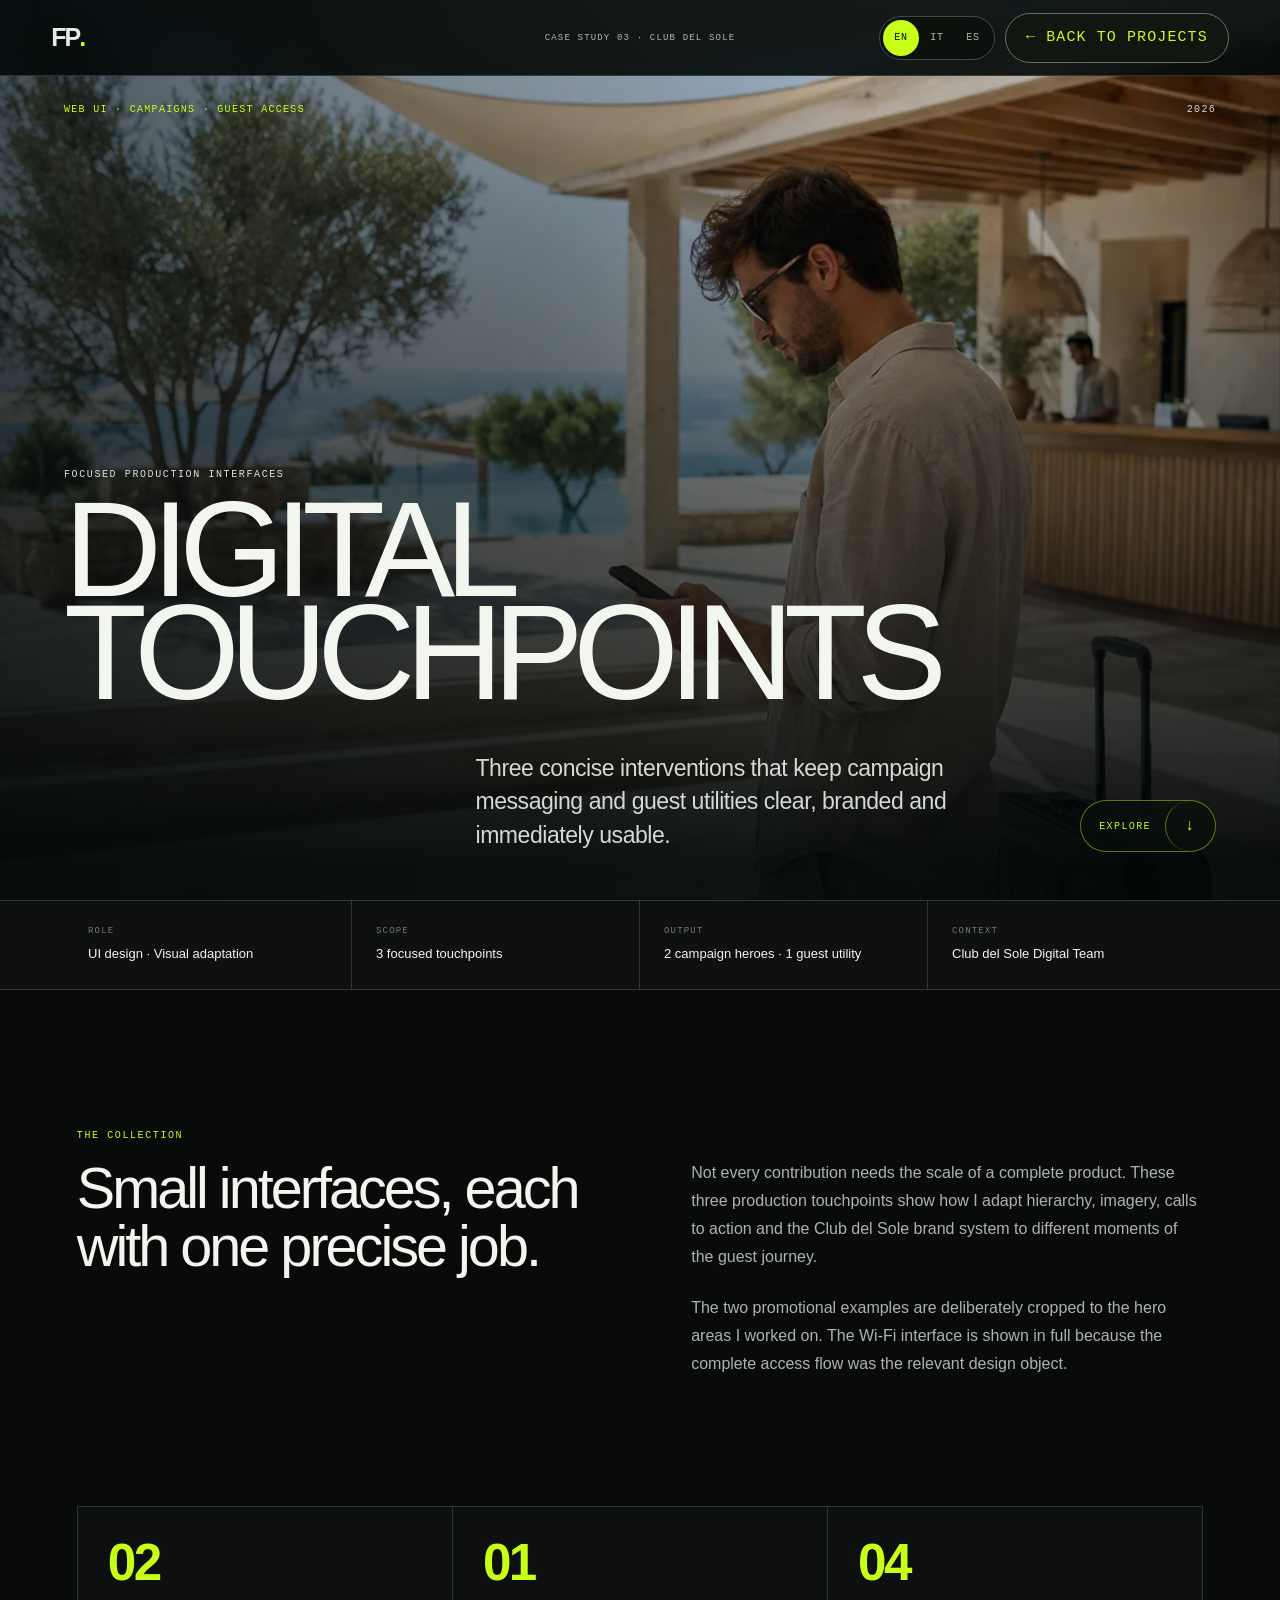
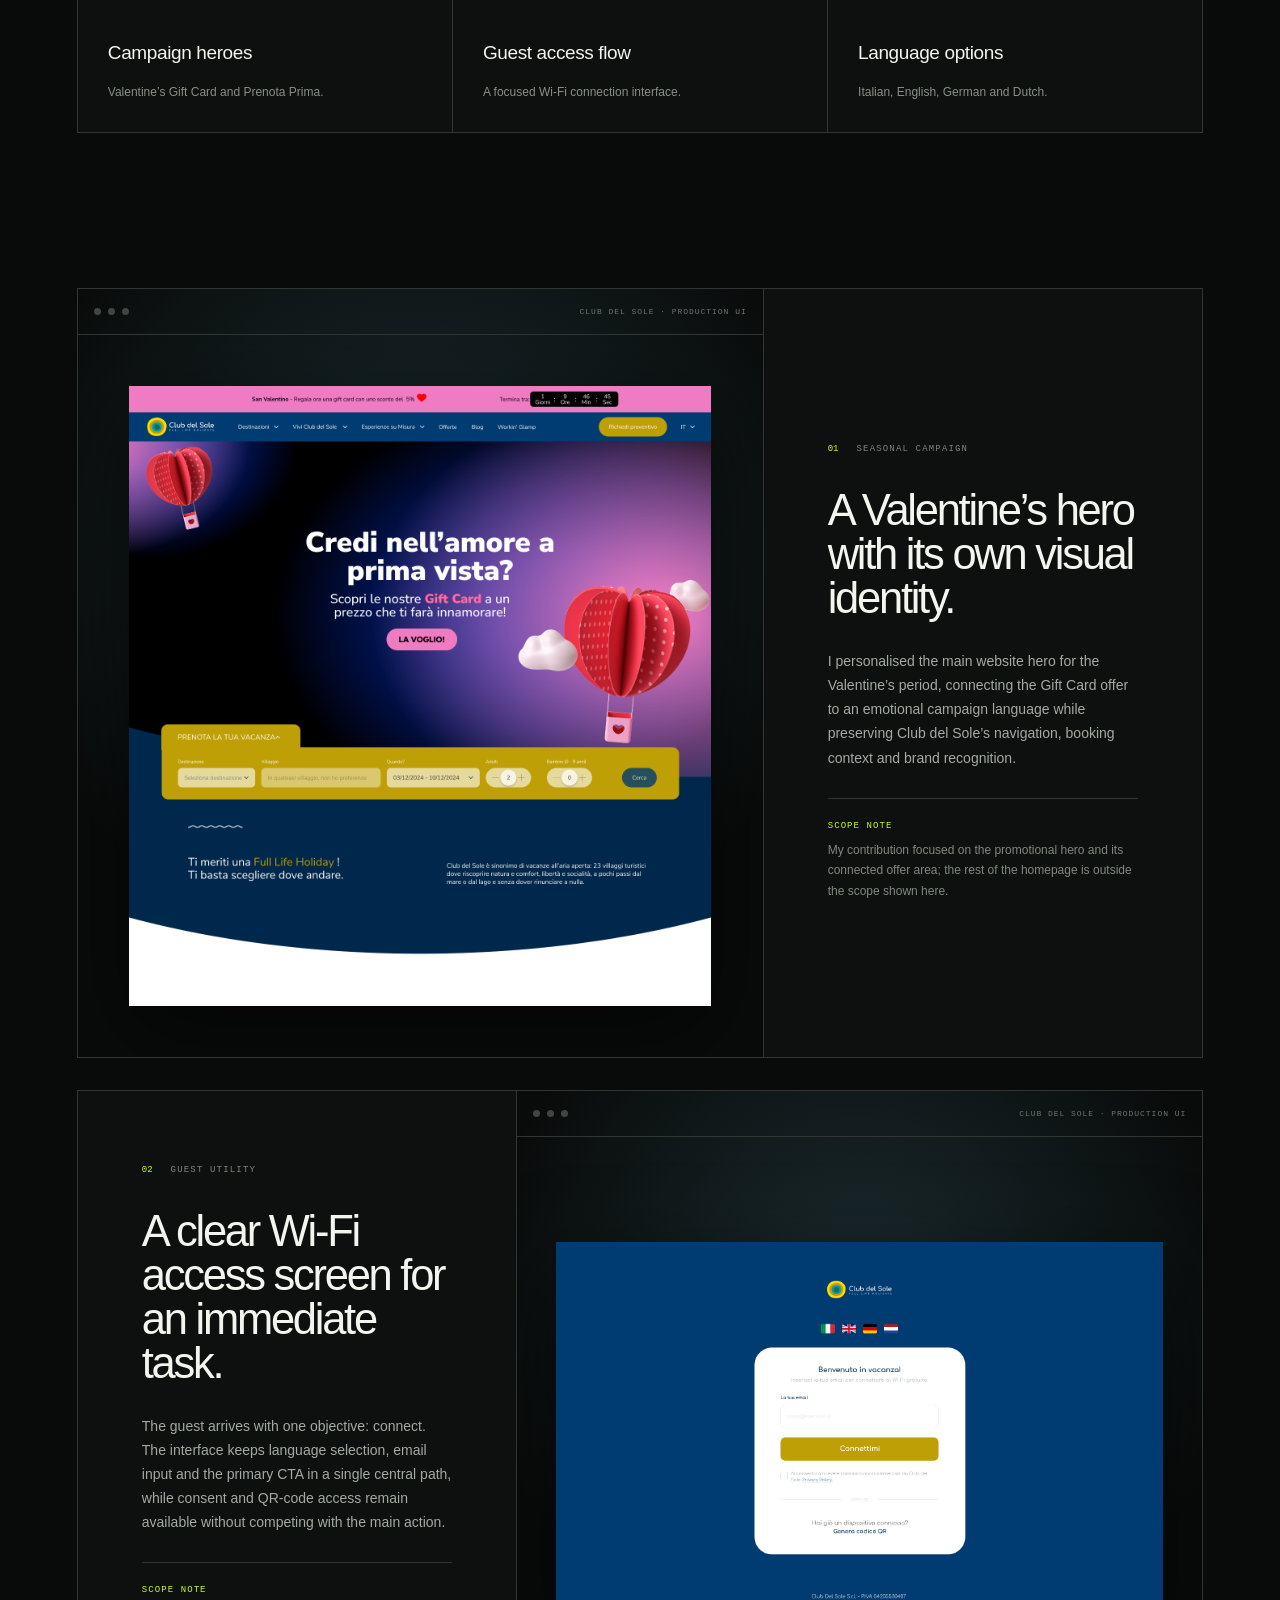
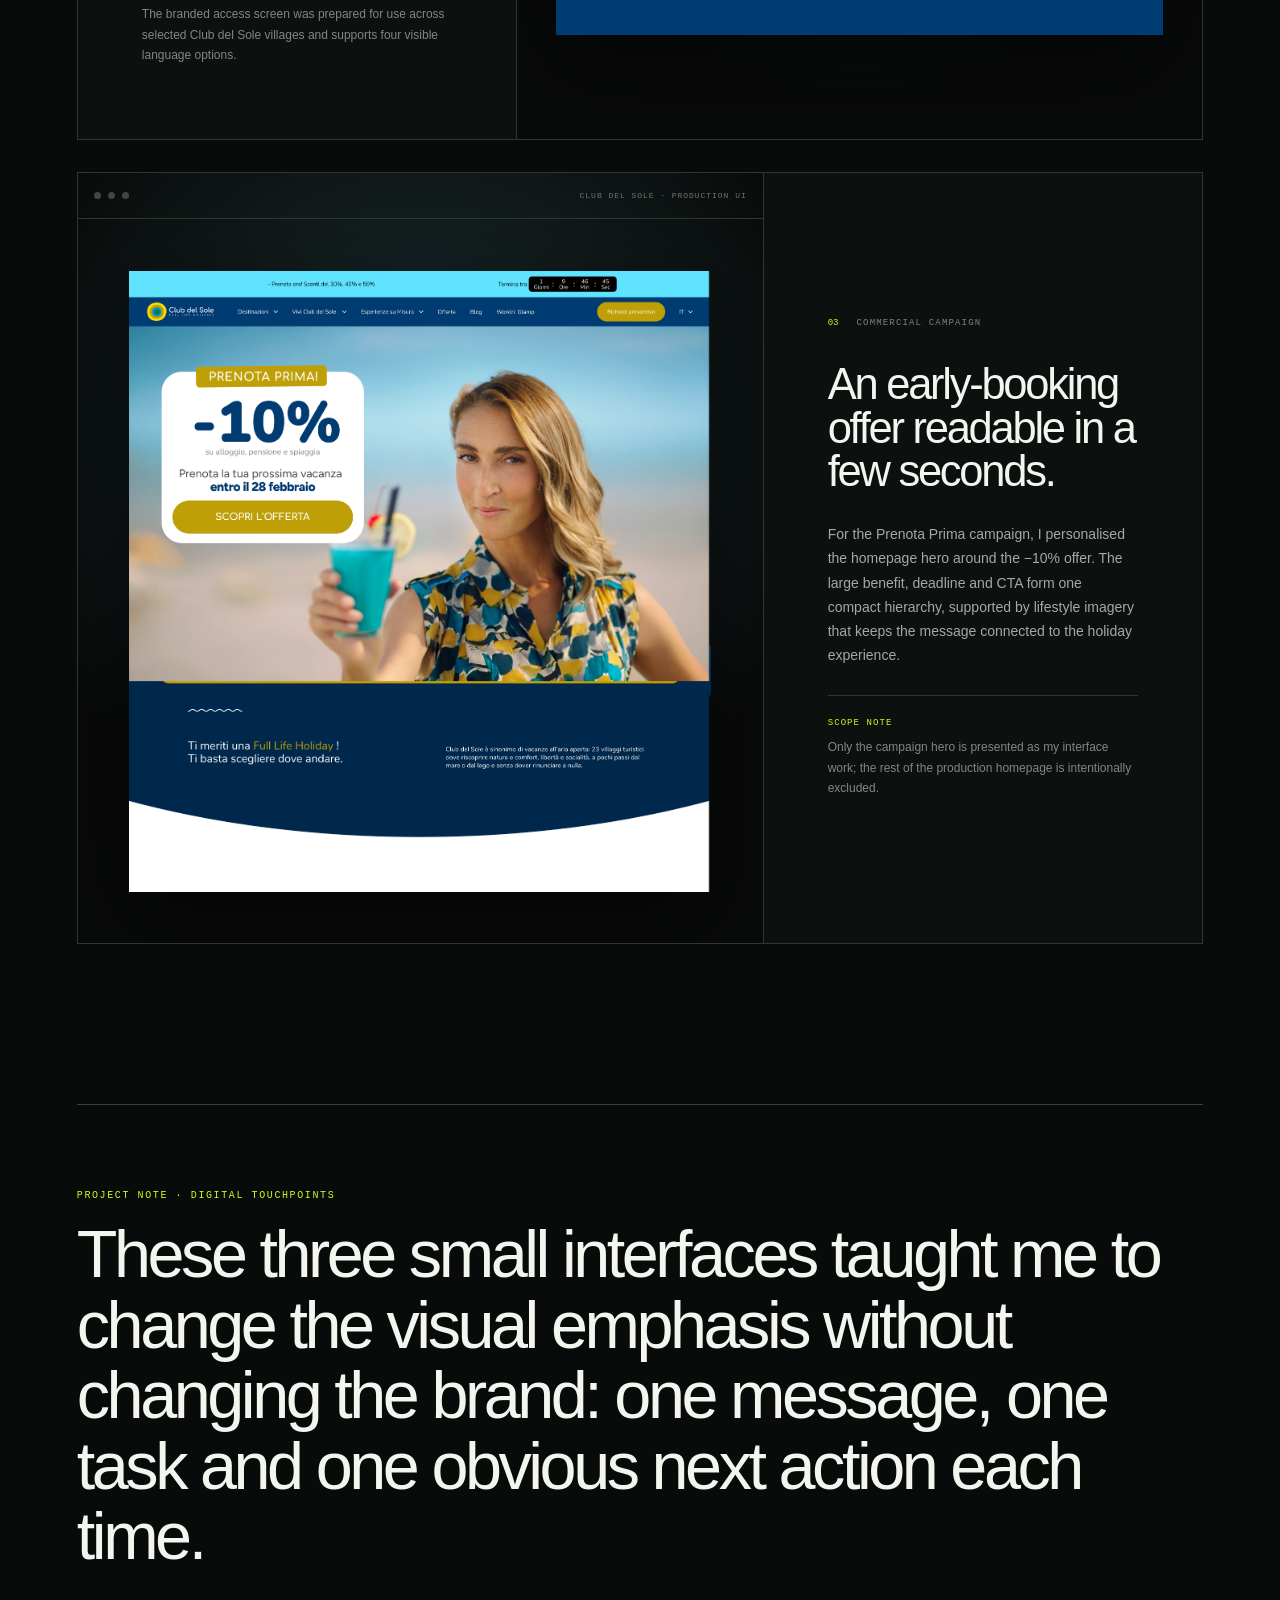
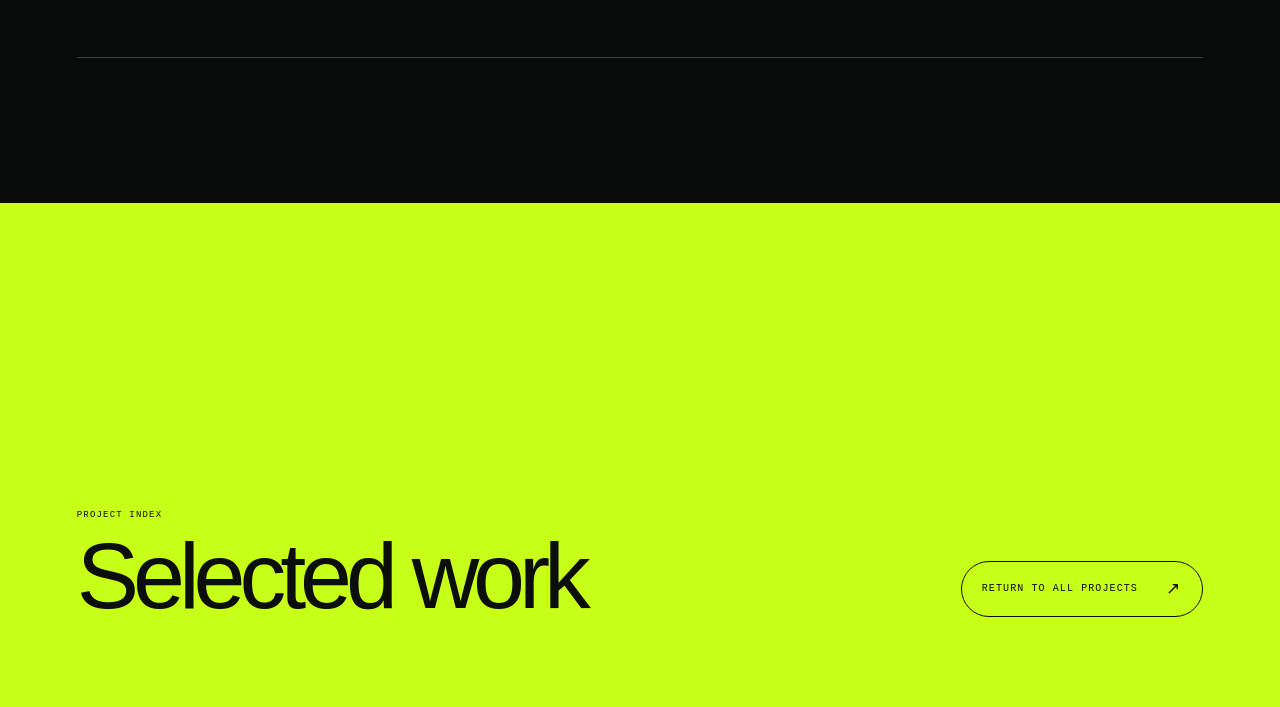
<file: work/digital-touchpoints/index.html>
<!DOCTYPE html><html lang="en"><head><meta charSet="utf-8"/><meta name="viewport" content="width=device-width, initial-scale=1"/><link rel="preload" href="/_next/static/media/797e433ab948586e-s.p.08e28id.o-okb.woff2" as="font" crossorigin="" type="font/woff2"/><link rel="preload" href="/_next/static/media/caa3a2e1cccd8315-s.p.09~u27dqhyhd6.woff2" as="font" crossorigin="" type="font/woff2"/><link rel="preload" as="image" href="/projects/touchpoints/digital-touchpoints-hero-photographic-v2.webp"/><link rel="stylesheet" href="/_next/static/chunks/0yqdj-u3j73in.css" data-precedence="next"/><link rel="preload" as="script" fetchPriority="low" href="/_next/static/chunks/0gxwci3e5-ykx.js"/><script src="/_next/static/chunks/125l.7mq080dp.js" async=""></script><script src="/_next/static/chunks/10u3y4bw1ayzs.js" async=""></script><script src="/_next/static/chunks/turbopack-0rf1mnt1vywp0.js" async=""></script><script src="/_next/static/chunks/0fsi8lw5utejl.js" async=""></script><script src="/_next/static/chunks/0d3tkj33oycf2.js" async=""></script><script src="/_next/static/chunks/05i6ezga9.s2r.js" async=""></script><meta name="next-size-adjust" content=""/><title>Digital Touchpoints — Francesco Palermo</title><meta name="description" content="Campaign heroes and guest-access UI designed for real Club del Sole contexts."/><meta name="author" content="Francesco Palermo"/><meta name="keywords" content="UI designer,UI/UX designer,responsive design,design systems,hospitality UX,Figma"/><meta name="creator" content="Francesco Palermo"/><meta name="robots" content="index, follow"/><link rel="canonical" href="https://francescopalermo-04.github.io/work/digital-touchpoints/"/><link rel="alternate" hrefLang="en-US" href="https://francescopalermo-04.github.io/work/digital-touchpoints/"/><link rel="alternate" hrefLang="it-IT" href="https://francescopalermo-04.github.io/it/work/digital-touchpoints/"/><link rel="alternate" hrefLang="es-ES" href="https://francescopalermo-04.github.io/es/work/digital-touchpoints/"/><meta property="og:title" content="Digital Touchpoints — Francesco Palermo"/><meta property="og:description" content="Campaign heroes and guest-access UI designed for real Club del Sole contexts."/><meta property="og:url" content="https://francescopalermo-04.github.io/work/digital-touchpoints/"/><meta property="og:locale" content="en_US"/><meta property="og:image" content="https://francescopalermo-04.github.io/projects/touchpoints/digital-touchpoints-hero-photographic-v2.webp"/><meta property="og:image:width" content="1586"/><meta property="og:image:height" content="992"/><meta property="og:image:alt" content="Guest using a smartphone at a Mediterranean resort"/><meta name="twitter:card" content="summary_large_image"/><meta name="twitter:title" content="Francesco Palermo — UI Designer"/><meta name="twitter:description" content="Responsive hospitality interfaces, design systems and real-world digital guest experiences."/><meta name="twitter:image" content="https://francescopalermo-04.github.io/social/portfolio-og.webp"/><link rel="shortcut icon" href="/favicon.svg"/><link rel="icon" href="/favicon.svg"/><script src="/_next/static/chunks/03~yq9q893hmn.js" noModule=""></script></head><body class="geist_a71539c9-module__T19VSG__variable geist_mono_8d43a2aa-module__8Li5zG__variable antialiased"><div hidden=""><!--$--><!--/$--></div><main class="caseRoute touchpointsRoute"><nav class="caseNav" aria-label="Case study navigation"><a class="logo" href="/" aria-label="Francesco Palermo, home">FP<span>.</span></a><span>Case study<!-- --> 03 · Club del Sole</span><div class="caseNavActions"><div class="languageSwitcher" role="group" aria-label="Select language"><a href="/work/digital-touchpoints" hrefLang="en" lang="en" aria-label="English" aria-current="page">EN</a><a href="/it/work/digital-touchpoints" hrefLang="it" lang="it" aria-label="Italiano">IT</a><a href="/es/work/digital-touchpoints" hrefLang="es" lang="es" aria-label="Español">ES</a></div><a class="backToWork" href="/#work" aria-label="Back to projects"><span aria-hidden="true">←</span><span class="backLabel">Back to projects</span></a></div></nav><header class="caseOpening touchpointsOpening"><img alt="Guest using a smartphone on arrival at a Mediterranean resort" decoding="async" data-nimg="fill" class="caseOpeningImage" style="position:absolute;height:100%;width:100%;left:0;top:0;right:0;bottom:0;color:transparent" src="/projects/touchpoints/digital-touchpoints-hero-photographic-v2.webp"/><div class="caseOpeningShade"></div><div class="caseOpeningMeta"><p>Web UI · Campaigns · Guest access</p><span>2026</span></div><div class="caseOpeningTitle"><p>Focused production interfaces</p><h1>Digital<br/>touchpoints</h1><p class="caseOpeningIntro">Three concise interventions that keep campaign messaging and guest utilities clear, branded and immediately usable.</p></div><a class="caseScrollCue" href="#overview" aria-label="Start the case study">Explore<!-- --> <span>↓</span></a></header><section class="caseFactsRoute" aria-label="Project facts"><div><small>Role</small><b>UI design · Visual adaptation</b></div><div><small>Scope</small><b>3 focused touchpoints</b></div><div><small>Output</small><b>2 campaign heroes · 1 guest utility</b></div><div><small>Context</small><b>Club del Sole Digital Team</b></div></section><div class="caseRouteBody touchpointsBody"><section class="caseTextGrid routeIntro" id="overview"><div><p class="caseKicker">The collection</p><h2>Small interfaces, each with one precise job.</h2></div><div class="caseParagraphs"><p>Not every contribution needs the scale of a complete product. These three production touchpoints show how I adapt hierarchy, imagery, calls to action and the Club del Sole brand system to different moments of the guest journey.</p><p>The two promotional examples are deliberately cropped to the hero areas I worked on. The Wi-Fi interface is shown in full because the complete access flow was the relevant design object.</p></div></section><section class="touchpointMetrics" aria-label="Verified collection scope"><article><strong>02</strong><span>Campaign heroes</span><p>Valentine’s Gift Card and Prenota Prima.</p></article><article><strong>01</strong><span>Guest access flow</span><p>A focused Wi-Fi connection interface.</p></article><article><strong>04</strong><span>Language options</span><p>Italian, English, German and Dutch.</p></article></section><section class="touchpointCollection" aria-label="Selected digital touchpoints"><article class="touchpointCase campaign"><div class="touchpointVisual"><div class="touchpointBrowserBar" aria-hidden="true"><i></i><i></i><i></i><span>Club del Sole · Production UI</span></div><div class="touchpointImageStage"><img alt="Valentine&#x27;s promotional hero customised for the Club del Sole website" loading="lazy" width="1440" height="1534" decoding="async" data-nimg="1" style="color:transparent" src="/projects/touchpoints/valentine-hero.webp"/></div></div><div class="touchpointCopy"><div><span>01</span><small>Seasonal campaign</small></div><h2>A Valentine’s hero with its own visual identity.</h2><p>I personalised the main website hero for the Valentine’s period, connecting the Gift Card offer to an emotional campaign language while preserving Club del Sole’s navigation, booking context and brand recognition.</p><p class="touchpointScope"><b>Scope note</b>My contribution focused on the promotional hero and its connected offer area; the rest of the homepage is outside the scope shown here.</p></div></article><article class="touchpointCase utility"><div class="touchpointVisual"><div class="touchpointBrowserBar" aria-hidden="true"><i></i><i></i><i></i><span>Club del Sole · Production UI</span></div><div class="touchpointImageStage"><img alt="Multilingual Club del Sole guest Wi-Fi access interface" loading="lazy" width="1768" height="1157" decoding="async" data-nimg="1" style="color:transparent" src="/projects/touchpoints/guest-wifi.webp"/></div></div><div class="touchpointCopy"><div><span>02</span><small>Guest utility</small></div><h2>A clear Wi-Fi access screen for an immediate task.</h2><p>The guest arrives with one objective: connect. The interface keeps language selection, email input and the primary CTA in a single central path, while consent and QR-code access remain available without competing with the main action.</p><p class="touchpointScope"><b>Scope note</b>The branded access screen was prepared for use across selected Club del Sole villages and supports four visible language options.</p></div></article><article class="touchpointCase campaign"><div class="touchpointVisual"><div class="touchpointBrowserBar" aria-hidden="true"><i></i><i></i><i></i><span>Club del Sole · Production UI</span></div><div class="touchpointImageStage"><img alt="Early-booking promotional hero customised for the Club del Sole website" loading="lazy" width="1445" height="1541" decoding="async" data-nimg="1" style="color:transparent" src="/projects/touchpoints/book-early-hero.webp"/></div></div><div class="touchpointCopy"><div><span>03</span><small>Commercial campaign</small></div><h2>An early-booking offer readable in a few seconds.</h2><p>For the Prenota Prima campaign, I personalised the homepage hero around the −10% offer. The large benefit, deadline and CTA form one compact hierarchy, supported by lifestyle imagery that keeps the message connected to the holiday experience.</p><p class="touchpointScope"><b>Scope note</b>Only the campaign hero is presented as my interface work; the rest of the production homepage is intentionally excluded.</p></div></article></section><section class="caseTakeawayRoute touchpointsTakeaway"><p class="caseKicker">Project note · Digital touchpoints</p><p class="takeawayStatement">These three small interfaces taught me to change the visual emphasis without changing the brand: one message, one task and one obvious next action each time.</p></section></div><footer class="caseFooter"><div><span>Project index</span><h2>Selected work</h2></div><a class="caseFooterCta" href="/#work">Return to all projects<!-- --> <span>↗</span></a></footer></main><!--$--><!--/$--><script src="/_next/static/chunks/0gxwci3e5-ykx.js" id="_R_" async=""></script><script>(self.__next_f=self.__next_f||[]).push([0])</script><script>self.__next_f.push([1,"1:\"$Sreact.fragment\"\n2:I[39756,[\"/_next/static/chunks/0fsi8lw5utejl.js\",\"/_next/static/chunks/0d3tkj33oycf2.js\"],\"default\"]\n3:I[37457,[\"/_next/static/chunks/0fsi8lw5utejl.js\",\"/_next/static/chunks/0d3tkj33oycf2.js\"],\"default\"]\n4:I[72744,[\"/_next/static/chunks/0fsi8lw5utejl.js\",\"/_next/static/chunks/0d3tkj33oycf2.js\",\"/_next/static/chunks/05i6ezga9.s2r.js\"],\"default\"]\n5:I[49065,[\"/_next/static/chunks/0fsi8lw5utejl.js\",\"/_next/static/chunks/0d3tkj33oycf2.js\",\"/_next/static/chunks/05i6ezga9.s2r.js\"],\"default\"]\n6:I[5500,[\"/_next/static/chunks/0fsi8lw5utejl.js\",\"/_next/static/chunks/0d3tkj33oycf2.js\",\"/_next/static/chunks/05i6ezga9.s2r.js\"],\"Image\"]\n11:I[68027,[\"/_next/static/chunks/0fsi8lw5utejl.js\",\"/_next/static/chunks/0d3tkj33oycf2.js\"],\"default\",1]\n:HL[\"/_next/static/chunks/0yqdj-u3j73in.css\",\"style\"]\n:HL[\"/_next/static/media/797e433ab948586e-s.p.08e28id.o-okb.woff2\",\"font\",{\"crossOrigin\":\"\",\"type\":\"font/woff2\"}]\n:HL[\"/_next/static/media/caa3a2e1cccd8315-s.p.09~u27dqhyhd6.woff2\",\"font\",{\"crossOrigin\":\"\",\"type\":\"font/woff2\"}]\n"])</script><script>self.__next_f.push([1,"0:{\"P\":null,\"c\":[\"\",\"work\",\"digital-touchpoints\",\"\"],\"q\":\"\",\"i\":false,\"f\":[[[\"\",{\"children\":[\"work\",{\"children\":[\"digital-touchpoints\",{\"children\":[\"__PAGE__\",{}]}]}]},\"$undefined\",\"$undefined\",16],[[\"$\",\"$1\",\"c\",{\"children\":[[[\"$\",\"link\",\"0\",{\"rel\":\"stylesheet\",\"href\":\"/_next/static/chunks/0yqdj-u3j73in.css\",\"precedence\":\"next\",\"crossOrigin\":\"$undefined\",\"nonce\":\"$undefined\"}],[\"$\",\"script\",\"script-0\",{\"src\":\"/_next/static/chunks/0fsi8lw5utejl.js\",\"async\":true,\"nonce\":\"$undefined\"}],[\"$\",\"script\",\"script-1\",{\"src\":\"/_next/static/chunks/0d3tkj33oycf2.js\",\"async\":true,\"nonce\":\"$undefined\"}]],[\"$\",\"html\",null,{\"lang\":\"en\",\"children\":[\"$\",\"body\",null,{\"className\":\"geist_a71539c9-module__T19VSG__variable geist_mono_8d43a2aa-module__8Li5zG__variable antialiased\",\"children\":[\"$\",\"$L2\",null,{\"parallelRouterKey\":\"children\",\"error\":\"$undefined\",\"errorStyles\":\"$undefined\",\"errorScripts\":\"$undefined\",\"template\":[\"$\",\"$L3\",null,{}],\"templateStyles\":\"$undefined\",\"templateScripts\":\"$undefined\",\"notFound\":[[[\"$\",\"title\",null,{\"children\":\"404: This page could not be found.\"}],[\"$\",\"div\",null,{\"style\":{\"fontFamily\":\"system-ui,\\\"Segoe UI\\\",Roboto,Helvetica,Arial,sans-serif,\\\"Apple Color Emoji\\\",\\\"Segoe UI Emoji\\\"\",\"height\":\"100vh\",\"textAlign\":\"center\",\"display\":\"flex\",\"flexDirection\":\"column\",\"alignItems\":\"center\",\"justifyContent\":\"center\"},\"children\":[\"$\",\"div\",null,{\"children\":[[\"$\",\"style\",null,{\"dangerouslySetInnerHTML\":{\"__html\":\"body{color:#000;background:#fff;margin:0}.next-error-h1{border-right:1px solid rgba(0,0,0,.3)}@media (prefers-color-scheme:dark){body{color:#fff;background:#000}.next-error-h1{border-right:1px solid rgba(255,255,255,.3)}}\"}}],[\"$\",\"h1\",null,{\"className\":\"next-error-h1\",\"style\":{\"display\":\"inline-block\",\"margin\":\"0 20px 0 0\",\"padding\":\"0 23px 0 0\",\"fontSize\":24,\"fontWeight\":500,\"verticalAlign\":\"top\",\"lineHeight\":\"49px\"},\"children\":404}],[\"$\",\"div\",null,{\"style\":{\"display\":\"inline-block\"},\"children\":[\"$\",\"h2\",null,{\"style\":{\"fontSize\":14,\"fontWeight\":400,\"lineHeight\":\"49px\",\"margin\":0},\"children\":\"This page could not be found.\"}]}]]}]}]],[]],\"forbidden\":\"$undefined\",\"unauthorized\":\"$undefined\"}]}]}]]}],{\"children\":[[\"$\",\"$1\",\"c\",{\"children\":[null,[\"$\",\"$L2\",null,{\"parallelRouterKey\":\"children\",\"error\":\"$undefined\",\"errorStyles\":\"$undefined\",\"errorScripts\":\"$undefined\",\"template\":[\"$\",\"$L3\",null,{}],\"templateStyles\":\"$undefined\",\"templateScripts\":\"$undefined\",\"notFound\":\"$undefined\",\"forbidden\":\"$undefined\",\"unauthorized\":\"$undefined\"}]]}],{\"children\":[[\"$\",\"$1\",\"c\",{\"children\":[null,[\"$\",\"$L2\",null,{\"parallelRouterKey\":\"children\",\"error\":\"$undefined\",\"errorStyles\":\"$undefined\",\"errorScripts\":\"$undefined\",\"template\":[\"$\",\"$L3\",null,{}],\"templateStyles\":\"$undefined\",\"templateScripts\":\"$undefined\",\"notFound\":\"$undefined\",\"forbidden\":\"$undefined\",\"unauthorized\":\"$undefined\"}]]}],{\"children\":[[\"$\",\"$1\",\"c\",{\"children\":[[\"$\",\"main\",null,{\"className\":\"caseRoute touchpointsRoute\",\"children\":[[\"$\",\"$L4\",null,{}],[\"$\",\"nav\",null,{\"className\":\"caseNav\",\"aria-label\":\"Case study navigation\",\"children\":[[\"$\",\"a\",null,{\"className\":\"logo\",\"href\":\"/\",\"aria-label\":\"Francesco Palermo, home\",\"children\":[\"FP\",[\"$\",\"span\",null,{\"children\":\".\"}]]}],[\"$\",\"span\",null,{\"children\":[\"Case study\",\" 03 · Club del Sole\"]}],[\"$\",\"div\",null,{\"className\":\"caseNavActions\",\"children\":[[\"$\",\"$L5\",null,{\"locale\":\"en\",\"path\":\"/work/digital-touchpoints\"}],[\"$\",\"a\",null,{\"className\":\"backToWork\",\"href\":\"/#work\",\"aria-label\":\"Back to projects\",\"children\":[[\"$\",\"span\",null,{\"aria-hidden\":\"true\",\"children\":\"←\"}],[\"$\",\"span\",null,{\"className\":\"backLabel\",\"children\":\"Back to projects\"}]]}]]}]]}],[\"$\",\"header\",null,{\"className\":\"caseOpening touchpointsOpening\",\"children\":[[\"$\",\"$L6\",null,{\"unoptimized\":true,\"className\":\"caseOpeningImage\",\"src\":\"/projects/touchpoints/digital-touchpoints-hero-photographic-v2.webp\",\"alt\":\"Guest using a smartphone on arrival at a Mediterranean resort\",\"fill\":true,\"priority\":true,\"sizes\":\"100vw\"}],[\"$\",\"div\",null,{\"className\":\"caseOpeningShade\"}],[\"$\",\"div\",null,{\"className\":\"caseOpeningMeta\",\"children\":[[\"$\",\"p\",null,{\"children\":\"Web UI · Campaigns · Guest access\"}],[\"$\",\"span\",null,{\"children\":\"2026\"}]]}],[\"$\",\"div\",null,{\"className\":\"caseOpeningTitle\",\"children\":[[\"$\",\"p\",null,{\"children\":\"Focused production interfaces\"}],[\"$\",\"h1\",null,{\"children\":[\"Digital\",[\"$\",\"br\",null,{}],\"touchpoints\"]}],[\"$\",\"p\",null,{\"className\":\"caseOpeningIntro\",\"children\":\"Three concise interventions that keep campaign messaging and guest utilities clear, branded and immediately usable.\"}]]}],[\"$\",\"a\",null,{\"className\":\"caseScrollCue\",\"href\":\"#overview\",\"aria-label\":\"Start the case study\",\"children\":[\"Explore\",\" \",[\"$\",\"span\",null,{\"children\":\"↓\"}]]}]]}],[\"$\",\"section\",null,{\"className\":\"caseFactsRoute\",\"aria-label\":\"Project facts\",\"children\":[[\"$\",\"div\",\"Role\",{\"children\":[[\"$\",\"small\",null,{\"children\":\"Role\"}],[\"$\",\"b\",null,{\"children\":\"UI design · Visual adaptation\"}]]}],[\"$\",\"div\",\"Scope\",{\"children\":[\"$L7\",\"$L8\"]}],\"$L9\",\"$La\"]}],\"$Lb\",\"$Lc\"]}],[\"$Ld\"],\"$Le\"]}],{},null,false,null]},null,false,\"$@f\"]},null,false,\"$@f\"]},null,false,null],\"$L10\",false]],\"m\":\"$undefined\",\"G\":[\"$11\",[\"$L12\"]],\"S\":true,\"h\":null,\"s\":\"$undefined\",\"l\":\"$undefined\",\"p\":\"$undefined\",\"d\":\"$undefined\",\"b\":\"7Qss_ygE7OAGA9AN3r-c6\"}\n"])</script><script>self.__next_f.push([1,"19:I[97367,[\"/_next/static/chunks/0fsi8lw5utejl.js\",\"/_next/static/chunks/0d3tkj33oycf2.js\"],\"OutletBoundary\"]\n1a:\"$Sreact.suspense\"\n1d:I[97367,[\"/_next/static/chunks/0fsi8lw5utejl.js\",\"/_next/static/chunks/0d3tkj33oycf2.js\"],\"ViewportBoundary\"]\n1f:I[97367,[\"/_next/static/chunks/0fsi8lw5utejl.js\",\"/_next/static/chunks/0d3tkj33oycf2.js\"],\"MetadataBoundary\"]\n7:[\"$\",\"small\",null,{\"children\":\"Scope\"}]\n8:[\"$\",\"b\",null,{\"children\":\"3 focused touchpoints\"}]\n9:[\"$\",\"div\",\"Output\",{\"children\":[[\"$\",\"small\",null,{\"children\":\"Output\"}],[\"$\",\"b\",null,{\"children\":\"2 campaign heroes · 1 guest utility\"}]]}]\na:[\"$\",\"div\",\"Context\",{\"children\":[[\"$\",\"small\",null,{\"children\":\"Context\"}],[\"$\",\"b\",null,{\"children\":\"Club del Sole Digital Team\"}]]}]\n"])</script><script>self.__next_f.push([1,"b:[\"$\",\"div\",null,{\"className\":\"caseRouteBody touchpointsBody\",\"children\":[[\"$\",\"section\",null,{\"className\":\"caseTextGrid routeIntro\",\"id\":\"overview\",\"children\":[[\"$\",\"div\",null,{\"children\":[[\"$\",\"p\",null,{\"className\":\"caseKicker\",\"children\":\"The collection\"}],[\"$\",\"h2\",null,{\"children\":\"Small interfaces, each with one precise job.\"}]]}],[\"$\",\"div\",null,{\"className\":\"caseParagraphs\",\"children\":[[\"$\",\"p\",\"Not every contribution needs the scale of a complete product. These three production touchpoints show how I adapt hierarchy, imagery, calls to action and the Club del Sole brand system to different moments of the guest journey.\",{\"children\":\"Not every contribution needs the scale of a complete product. These three production touchpoints show how I adapt hierarchy, imagery, calls to action and the Club del Sole brand system to different moments of the guest journey.\"}],[\"$\",\"p\",\"The two promotional examples are deliberately cropped to the hero areas I worked on. The Wi-Fi interface is shown in full because the complete access flow was the relevant design object.\",{\"children\":\"The two promotional examples are deliberately cropped to the hero areas I worked on. The Wi-Fi interface is shown in full because the complete access flow was the relevant design object.\"}]]}]]}],[\"$\",\"section\",null,{\"className\":\"touchpointMetrics\",\"aria-label\":\"Verified collection scope\",\"children\":[[\"$\",\"article\",\"Campaign heroes\",{\"children\":[[\"$\",\"strong\",null,{\"children\":\"02\"}],[\"$\",\"span\",null,{\"children\":\"Campaign heroes\"}],[\"$\",\"p\",null,{\"children\":\"Valentine’s Gift Card and Prenota Prima.\"}]]}],[\"$\",\"article\",\"Guest access flow\",{\"children\":[[\"$\",\"strong\",null,{\"children\":\"01\"}],[\"$\",\"span\",null,{\"children\":\"Guest access flow\"}],[\"$\",\"p\",null,{\"children\":\"A focused Wi-Fi connection interface.\"}]]}],[\"$\",\"article\",\"Language options\",{\"children\":[[\"$\",\"strong\",null,{\"children\":\"04\"}],[\"$\",\"span\",null,{\"children\":\"Language options\"}],[\"$\",\"p\",null,{\"children\":\"Italian, English, German and Dutch.\"}]]}]]}],[\"$\",\"section\",null,{\"className\":\"touchpointCollection\",\"aria-label\":\"Selected digital touchpoints\",\"children\":[[\"$\",\"article\",\"01\",{\"className\":\"touchpointCase campaign\",\"children\":[[\"$\",\"div\",null,{\"className\":\"touchpointVisual\",\"children\":[[\"$\",\"div\",null,{\"className\":\"touchpointBrowserBar\",\"aria-hidden\":\"true\",\"children\":[[\"$\",\"i\",null,{}],[\"$\",\"i\",null,{}],[\"$\",\"i\",null,{}],[\"$\",\"span\",null,{\"children\":\"Club del Sole · Production UI\"}]]}],[\"$\",\"div\",null,{\"className\":\"touchpointImageStage\",\"children\":[\"$\",\"$L6\",null,{\"unoptimized\":true,\"src\":\"/projects/touchpoints/valentine-hero.webp\",\"alt\":\"Valentine's promotional hero customised for the Club del Sole website\",\"width\":1440,\"height\":1534,\"sizes\":\"(max-width: 900px) 82vw, 48vw\"}]}]]}],[\"$\",\"div\",null,{\"className\":\"touchpointCopy\",\"children\":[[\"$\",\"div\",null,{\"children\":[[\"$\",\"span\",null,{\"children\":\"01\"}],[\"$\",\"small\",null,{\"children\":\"Seasonal campaign\"}]]}],[\"$\",\"h2\",null,{\"children\":\"A Valentine’s hero with its own visual identity.\"}],[\"$\",\"p\",null,{\"children\":\"I personalised the main website hero for the Valentine’s period, connecting the Gift Card offer to an emotional campaign language while preserving Club del Sole’s navigation, booking context and brand recognition.\"}],[\"$\",\"p\",null,{\"className\":\"touchpointScope\",\"children\":[[\"$\",\"b\",null,{\"children\":\"Scope note\"}],\"My contribution focused on the promotional hero and its connected offer area; the rest of the homepage is outside the scope shown here.\"]}]]}]]}],[\"$\",\"article\",\"02\",{\"className\":\"touchpointCase utility\",\"children\":[[\"$\",\"div\",null,{\"className\":\"touchpointVisual\",\"children\":[[\"$\",\"div\",null,{\"className\":\"touchpointBrowserBar\",\"aria-hidden\":\"true\",\"children\":[[\"$\",\"i\",null,{}],[\"$\",\"i\",null,{}],[\"$\",\"i\",null,{}],[\"$\",\"span\",null,{\"children\":\"Club del Sole · Production UI\"}]]}],[\"$\",\"div\",null,{\"className\":\"touchpointImageStage\",\"children\":[\"$\",\"$L6\",null,{\"unoptimized\":true,\"src\":\"/projects/touchpoints/guest-wifi.webp\",\"alt\":\"Multilingual Club del Sole guest Wi-Fi access interface\",\"width\":1768,\"height\":1157,\"sizes\":\"(max-width: 900px) 92vw, 58vw\"}]}]]}],[\"$\",\"div\",null,{\"className\":\"touchpointCopy\",\"children\":[\"$L13\",\"$L14\",\"$L15\",\"$L16\"]}]]}],\"$L17\"]}],\"$L18\"]}]\n"])</script><script>self.__next_f.push([1,"c:[\"$\",\"footer\",null,{\"className\":\"caseFooter\",\"children\":[[\"$\",\"div\",null,{\"children\":[[\"$\",\"span\",null,{\"children\":\"Project index\"}],[\"$\",\"h2\",null,{\"children\":\"Selected work\"}]]}],[\"$\",\"a\",null,{\"className\":\"caseFooterCta\",\"href\":\"/#work\",\"children\":[\"Return to all projects\",\" \",[\"$\",\"span\",null,{\"children\":\"↗\"}]]}]]}]\nd:[\"$\",\"script\",\"script-0\",{\"src\":\"/_next/static/chunks/05i6ezga9.s2r.js\",\"async\":true,\"nonce\":\"$undefined\"}]\ne:[\"$\",\"$L19\",null,{\"children\":[\"$\",\"$1a\",null,{\"name\":\"Next.MetadataOutlet\",\"children\":\"$@1b\"}]}]\n1c:[]\nf:\"$W1c\"\n10:[\"$\",\"$1\",\"h\",{\"children\":[null,[\"$\",\"$L1d\",null,{\"children\":\"$L1e\"}],[\"$\",\"div\",null,{\"hidden\":true,\"children\":[\"$\",\"$L1f\",null,{\"children\":[\"$\",\"$1a\",null,{\"name\":\"Next.Metadata\",\"children\":\"$L20\"}]}]}],[\"$\",\"meta\",null,{\"name\":\"next-size-adjust\",\"content\":\"\"}]]}]\n12:[\"$\",\"link\",\"0\",{\"rel\":\"stylesheet\",\"href\":\"/_next/static/chunks/0yqdj-u3j73in.css\",\"precedence\":\"next\",\"crossOrigin\":\"$undefined\",\"nonce\":\"$undefined\"}]\n"])</script><script>self.__next_f.push([1,"13:[\"$\",\"div\",null,{\"children\":[[\"$\",\"span\",null,{\"children\":\"02\"}],[\"$\",\"small\",null,{\"children\":\"Guest utility\"}]]}]\n14:[\"$\",\"h2\",null,{\"children\":\"A clear Wi-Fi access screen for an immediate task.\"}]\n15:[\"$\",\"p\",null,{\"children\":\"The guest arrives with one objective: connect. The interface keeps language selection, email input and the primary CTA in a single central path, while consent and QR-code access remain available without competing with the main action.\"}]\n16:[\"$\",\"p\",null,{\"className\":\"touchpointScope\",\"children\":[[\"$\",\"b\",null,{\"children\":\"Scope note\"}],\"The branded access screen was prepared for use across selected Club del Sole villages and supports four visible language options.\"]}]\n"])</script><script>self.__next_f.push([1,"17:[\"$\",\"article\",\"03\",{\"className\":\"touchpointCase campaign\",\"children\":[[\"$\",\"div\",null,{\"className\":\"touchpointVisual\",\"children\":[[\"$\",\"div\",null,{\"className\":\"touchpointBrowserBar\",\"aria-hidden\":\"true\",\"children\":[[\"$\",\"i\",null,{}],[\"$\",\"i\",null,{}],[\"$\",\"i\",null,{}],[\"$\",\"span\",null,{\"children\":\"Club del Sole · Production UI\"}]]}],[\"$\",\"div\",null,{\"className\":\"touchpointImageStage\",\"children\":[\"$\",\"$L6\",null,{\"unoptimized\":true,\"src\":\"/projects/touchpoints/book-early-hero.webp\",\"alt\":\"Early-booking promotional hero customised for the Club del Sole website\",\"width\":1445,\"height\":1541,\"sizes\":\"(max-width: 900px) 82vw, 48vw\"}]}]]}],[\"$\",\"div\",null,{\"className\":\"touchpointCopy\",\"children\":[[\"$\",\"div\",null,{\"children\":[[\"$\",\"span\",null,{\"children\":\"03\"}],[\"$\",\"small\",null,{\"children\":\"Commercial campaign\"}]]}],[\"$\",\"h2\",null,{\"children\":\"An early-booking offer readable in a few seconds.\"}],[\"$\",\"p\",null,{\"children\":\"For the Prenota Prima campaign, I personalised the homepage hero around the −10% offer. The large benefit, deadline and CTA form one compact hierarchy, supported by lifestyle imagery that keeps the message connected to the holiday experience.\"}],[\"$\",\"p\",null,{\"className\":\"touchpointScope\",\"children\":[[\"$\",\"b\",null,{\"children\":\"Scope note\"}],\"Only the campaign hero is presented as my interface work; the rest of the production homepage is intentionally excluded.\"]}]]}]]}]\n"])</script><script>self.__next_f.push([1,"18:[\"$\",\"section\",null,{\"className\":\"caseTakeawayRoute touchpointsTakeaway\",\"children\":[[\"$\",\"p\",null,{\"className\":\"caseKicker\",\"children\":\"Project note · Digital touchpoints\"}],[\"$\",\"p\",null,{\"className\":\"takeawayStatement\",\"children\":\"These three small interfaces taught me to change the visual emphasis without changing the brand: one message, one task and one obvious next action each time.\"}]]}]\n"])</script><script>self.__next_f.push([1,"1e:[[\"$\",\"meta\",\"0\",{\"charSet\":\"utf-8\"}],[\"$\",\"meta\",\"1\",{\"name\":\"viewport\",\"content\":\"width=device-width, initial-scale=1\"}]]\n"])</script><script>self.__next_f.push([1,"21:I[27201,[\"/_next/static/chunks/0fsi8lw5utejl.js\",\"/_next/static/chunks/0d3tkj33oycf2.js\"],\"IconMark\"]\n1b:null\n"])</script><script>self.__next_f.push([1,"20:[[\"$\",\"title\",\"0\",{\"children\":\"Digital Touchpoints — Francesco Palermo\"}],[\"$\",\"meta\",\"1\",{\"name\":\"description\",\"content\":\"Campaign heroes and guest-access UI designed for real Club del Sole contexts.\"}],[\"$\",\"meta\",\"2\",{\"name\":\"author\",\"content\":\"Francesco Palermo\"}],[\"$\",\"meta\",\"3\",{\"name\":\"keywords\",\"content\":\"UI designer,UI/UX designer,responsive design,design systems,hospitality UX,Figma\"}],[\"$\",\"meta\",\"4\",{\"name\":\"creator\",\"content\":\"Francesco Palermo\"}],[\"$\",\"meta\",\"5\",{\"name\":\"robots\",\"content\":\"index, follow\"}],[\"$\",\"link\",\"6\",{\"rel\":\"canonical\",\"href\":\"https://francescopalermo-04.github.io/work/digital-touchpoints/\"}],[\"$\",\"link\",\"7\",{\"rel\":\"alternate\",\"hrefLang\":\"en-US\",\"href\":\"https://francescopalermo-04.github.io/work/digital-touchpoints/\"}],[\"$\",\"link\",\"8\",{\"rel\":\"alternate\",\"hrefLang\":\"it-IT\",\"href\":\"https://francescopalermo-04.github.io/it/work/digital-touchpoints/\"}],[\"$\",\"link\",\"9\",{\"rel\":\"alternate\",\"hrefLang\":\"es-ES\",\"href\":\"https://francescopalermo-04.github.io/es/work/digital-touchpoints/\"}],[\"$\",\"meta\",\"10\",{\"property\":\"og:title\",\"content\":\"Digital Touchpoints — Francesco Palermo\"}],[\"$\",\"meta\",\"11\",{\"property\":\"og:description\",\"content\":\"Campaign heroes and guest-access UI designed for real Club del Sole contexts.\"}],[\"$\",\"meta\",\"12\",{\"property\":\"og:url\",\"content\":\"https://francescopalermo-04.github.io/work/digital-touchpoints/\"}],[\"$\",\"meta\",\"13\",{\"property\":\"og:locale\",\"content\":\"en_US\"}],[\"$\",\"meta\",\"14\",{\"property\":\"og:image\",\"content\":\"https://francescopalermo-04.github.io/projects/touchpoints/digital-touchpoints-hero-photographic-v2.webp\"}],[\"$\",\"meta\",\"15\",{\"property\":\"og:image:width\",\"content\":\"1586\"}],[\"$\",\"meta\",\"16\",{\"property\":\"og:image:height\",\"content\":\"992\"}],[\"$\",\"meta\",\"17\",{\"property\":\"og:image:alt\",\"content\":\"Guest using a smartphone at a Mediterranean resort\"}],[\"$\",\"meta\",\"18\",{\"name\":\"twitter:card\",\"content\":\"summary_large_image\"}],[\"$\",\"meta\",\"19\",{\"name\":\"twitter:title\",\"content\":\"Francesco Palermo — UI Designer\"}],[\"$\",\"meta\",\"20\",{\"name\":\"twitter:description\",\"content\":\"Responsive hospitality interfaces, design systems and real-world digital guest experiences.\"}],[\"$\",\"meta\",\"21\",{\"name\":\"twitter:image\",\"content\":\"https://francescopalermo-04.github.io/social/portfolio-og.webp\"}],[\"$\",\"link\",\"22\",{\"rel\":\"shortcut icon\",\"href\":\"/favicon.svg\"}],[\"$\",\"link\",\"23\",{\"rel\":\"icon\",\"href\":\"/favicon.svg\"}],[\"$\",\"$L21\",\"24\",{}]]\n"])</script></body></html>
</file>
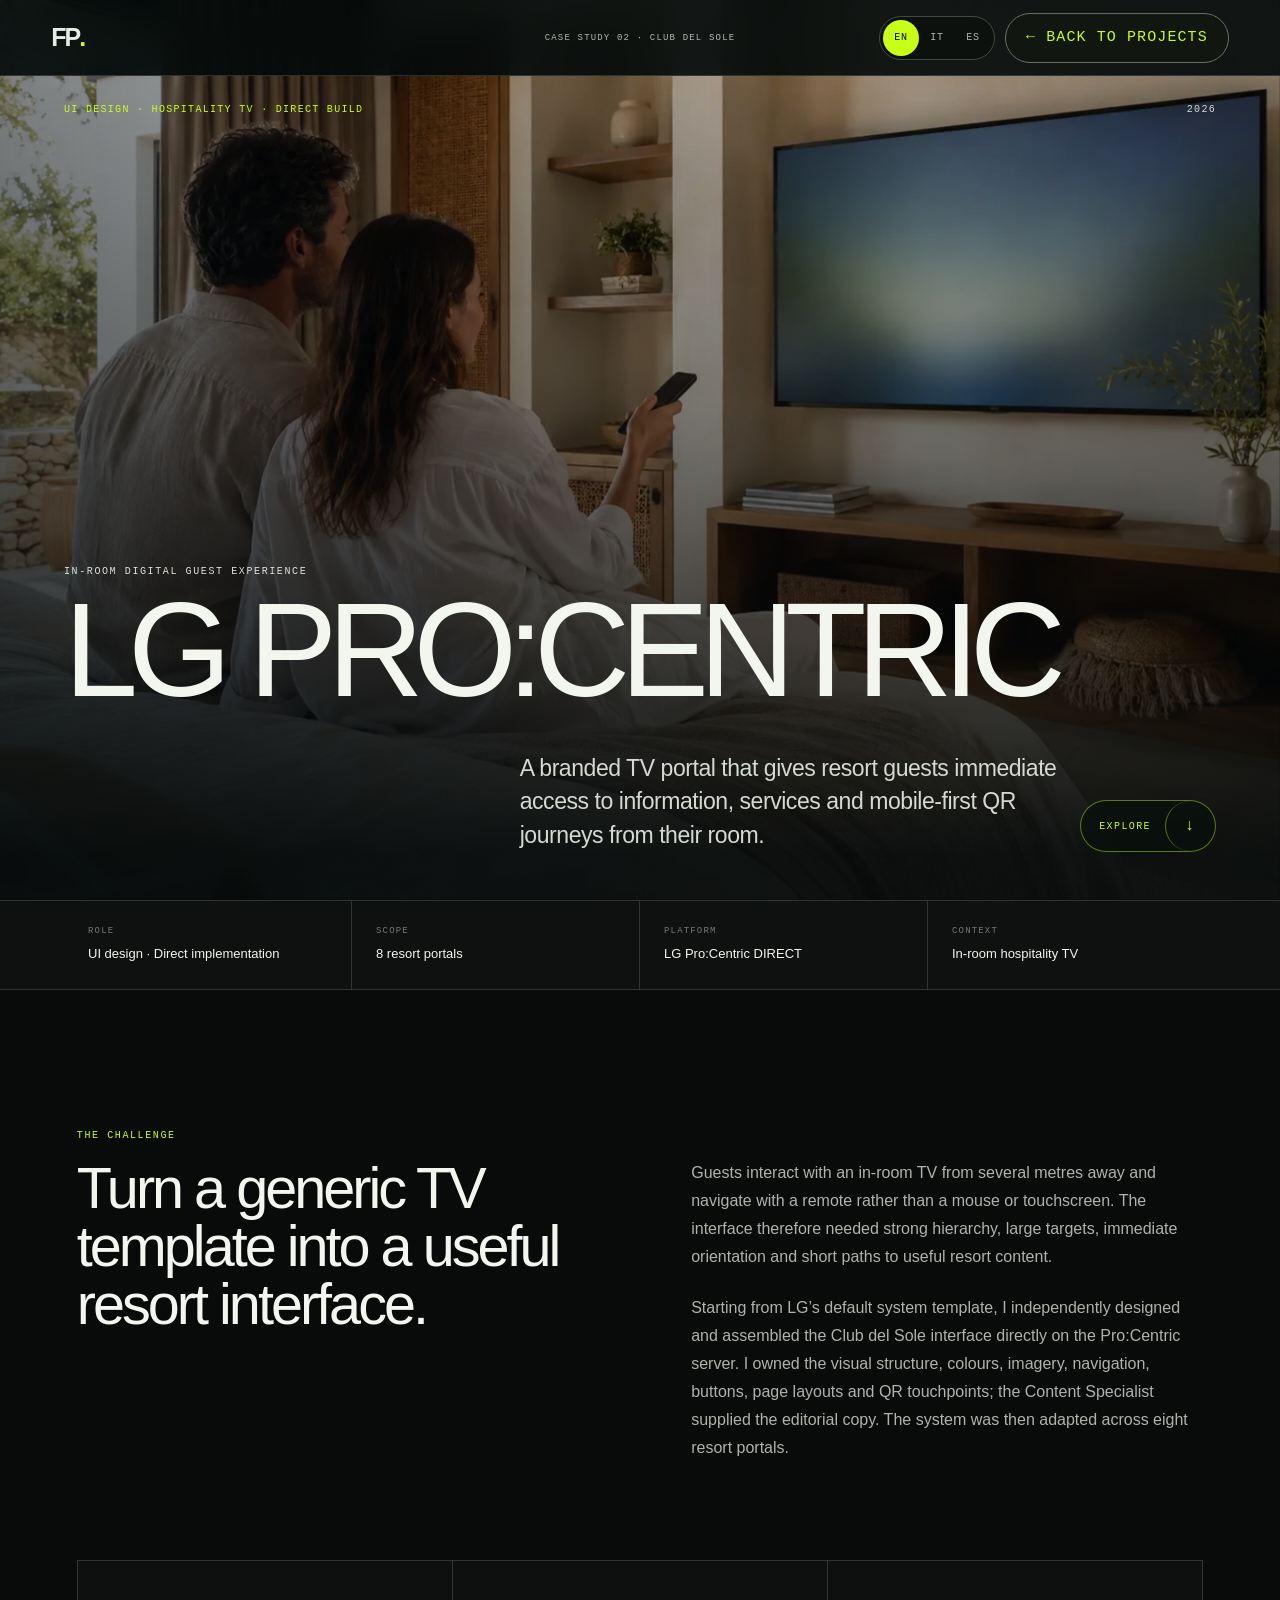
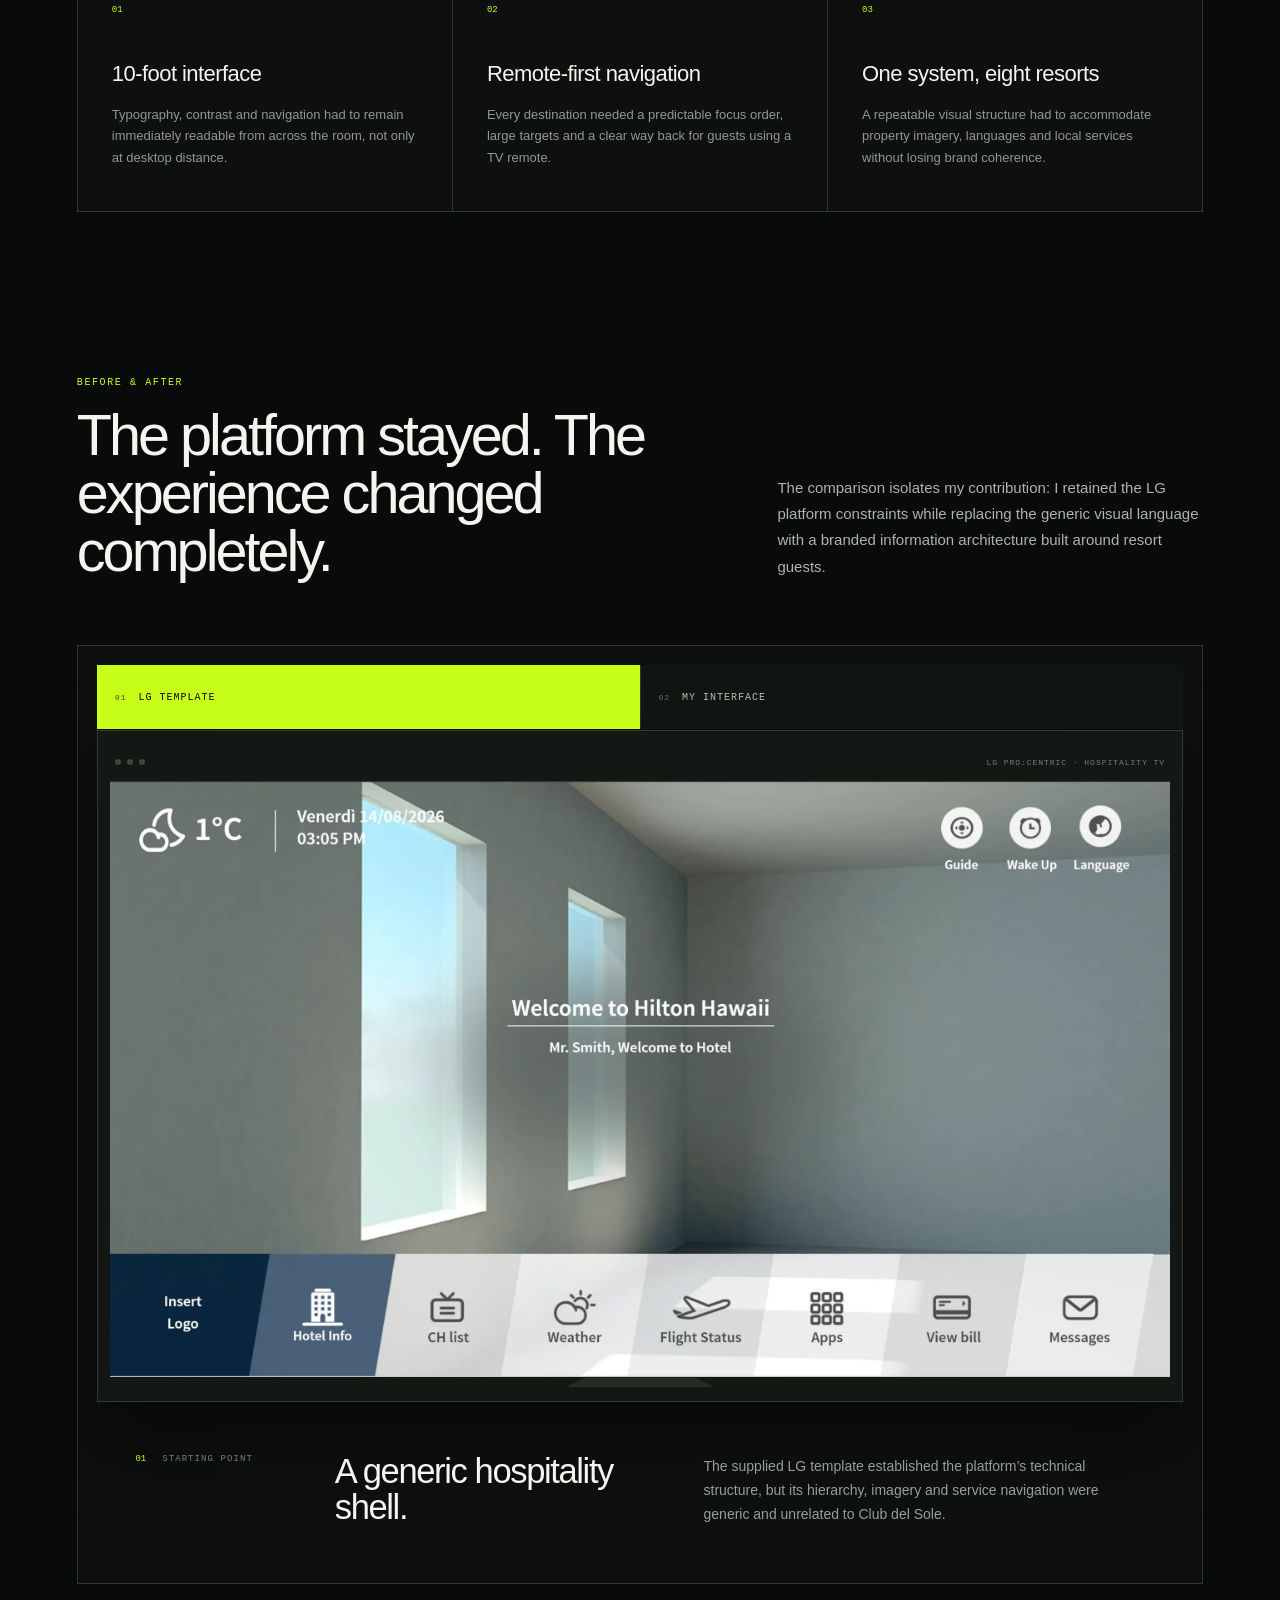
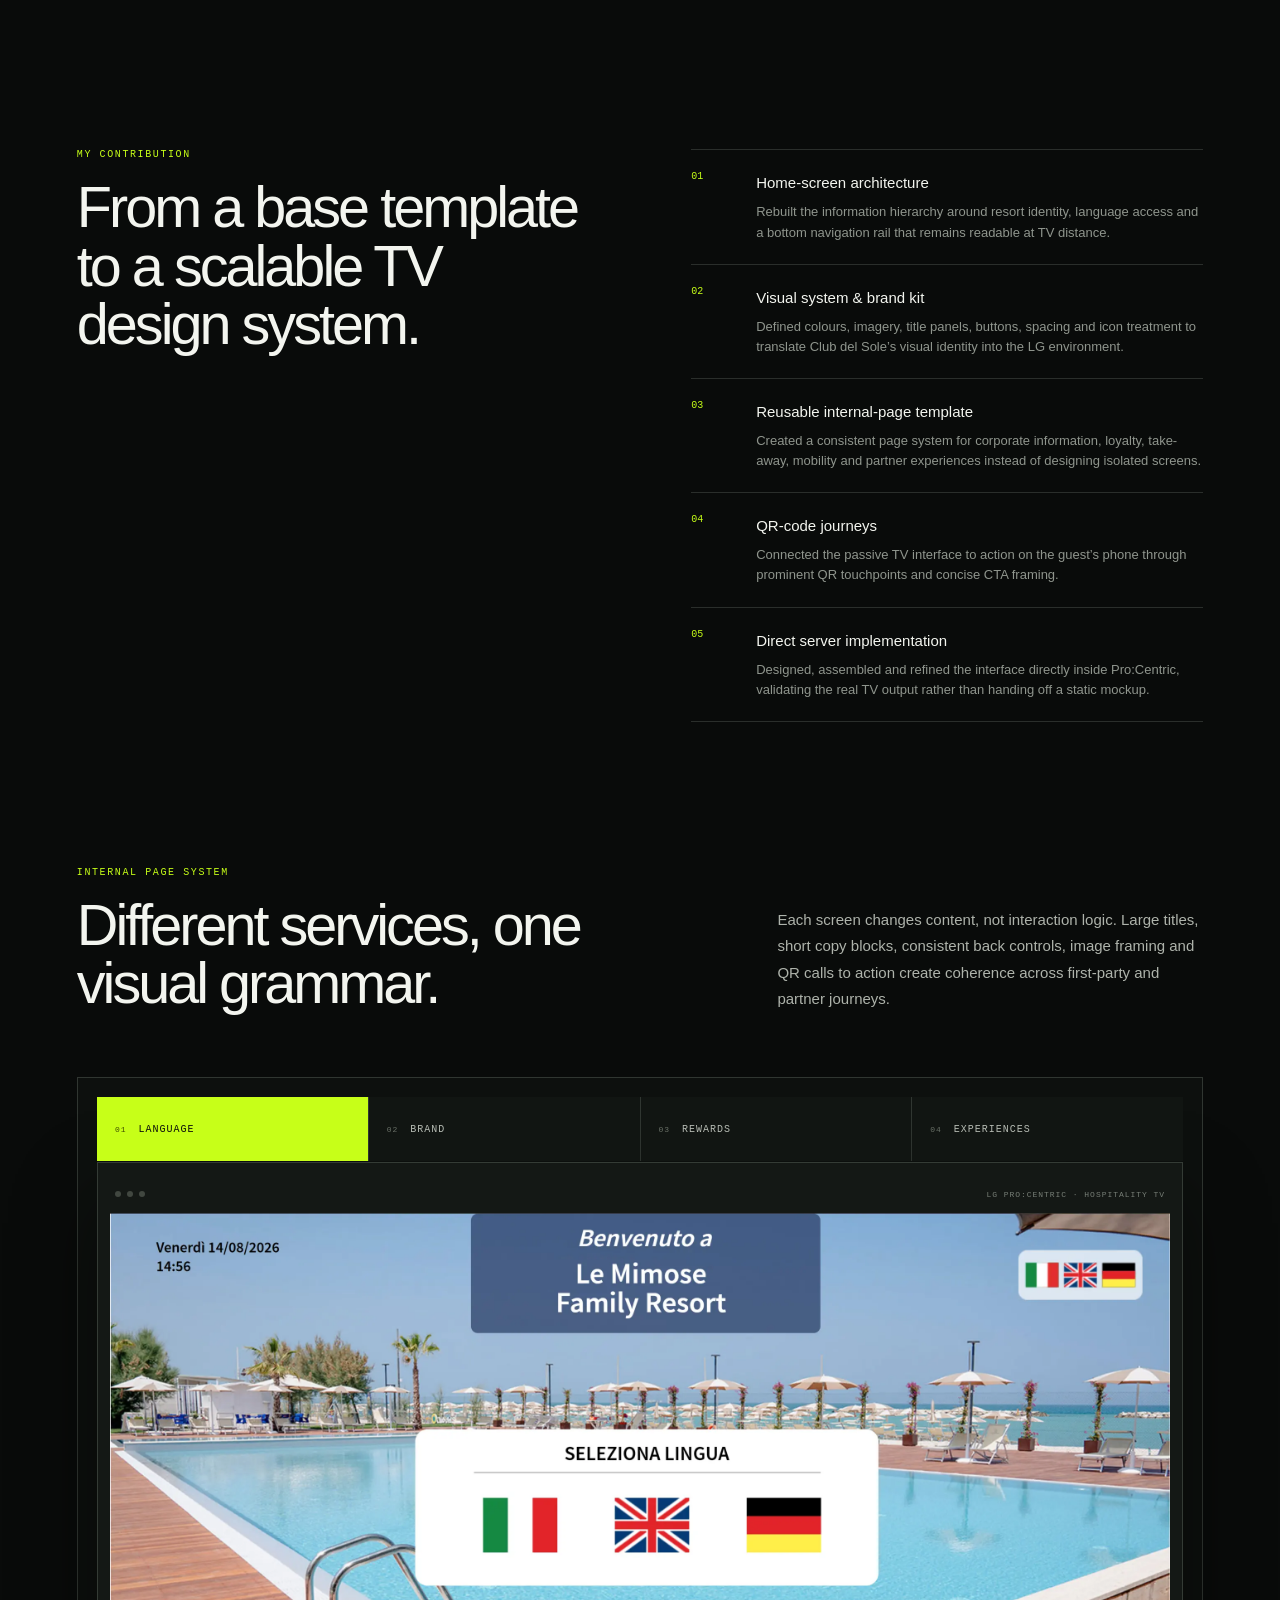
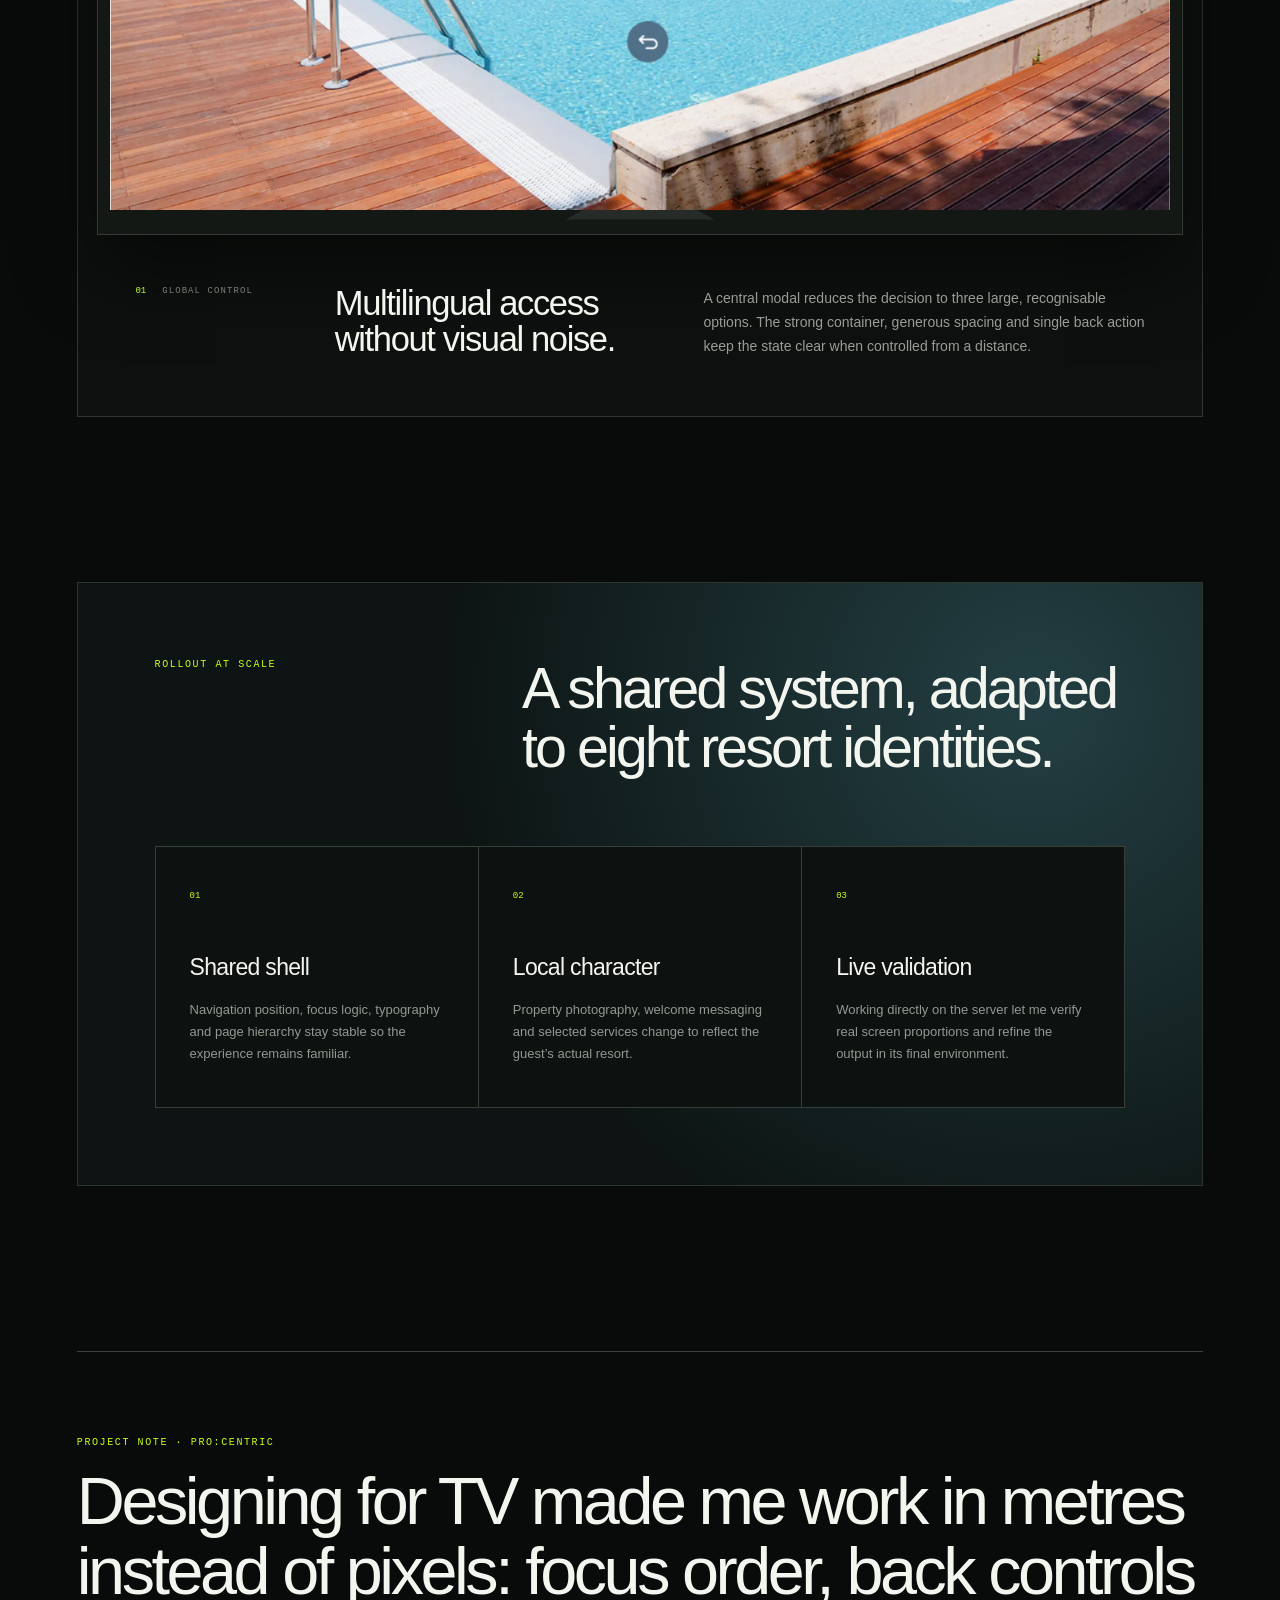
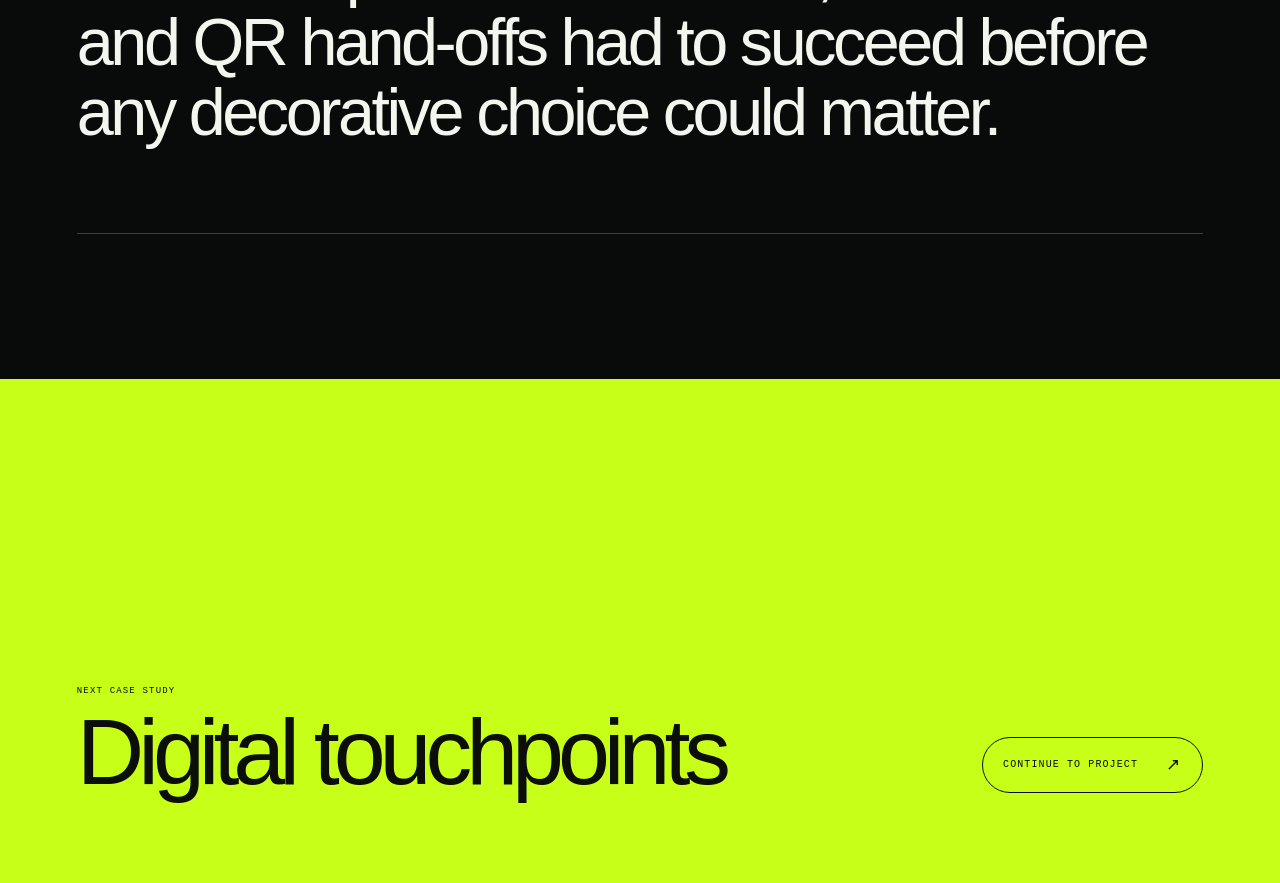
<file: work/procentric/index.html>
<!DOCTYPE html><html lang="en"><head><meta charSet="utf-8"/><meta name="viewport" content="width=device-width, initial-scale=1"/><link rel="preload" href="/_next/static/media/797e433ab948586e-s.p.08e28id.o-okb.woff2" as="font" crossorigin="" type="font/woff2"/><link rel="preload" href="/_next/static/media/caa3a2e1cccd8315-s.p.09~u27dqhyhd6.woff2" as="font" crossorigin="" type="font/woff2"/><link rel="preload" as="image" href="/projects/procentric/procentric-hero-photographic-v2.webp"/><link rel="preload" as="image" href="/projects/procentric/base-template.webp"/><link rel="preload" as="image" href="/projects/procentric/language.webp"/><link rel="stylesheet" href="/_next/static/chunks/0yqdj-u3j73in.css" data-precedence="next"/><link rel="preload" as="script" fetchPriority="low" href="/_next/static/chunks/0gxwci3e5-ykx.js"/><script src="/_next/static/chunks/125l.7mq080dp.js" async=""></script><script src="/_next/static/chunks/10u3y4bw1ayzs.js" async=""></script><script src="/_next/static/chunks/turbopack-0rf1mnt1vywp0.js" async=""></script><script src="/_next/static/chunks/0fsi8lw5utejl.js" async=""></script><script src="/_next/static/chunks/0d3tkj33oycf2.js" async=""></script><script src="/_next/static/chunks/0guc_81immbpg.js" async=""></script><meta name="next-size-adjust" content=""/><title>LG Pro:Centric Case Study — Francesco Palermo</title><meta name="description" content="A branded in-room TV portal designed and implemented directly for eight Club del Sole resorts."/><meta name="author" content="Francesco Palermo"/><meta name="keywords" content="UI designer,UI/UX designer,responsive design,design systems,hospitality UX,Figma"/><meta name="creator" content="Francesco Palermo"/><meta name="robots" content="index, follow"/><link rel="canonical" href="https://francescopalermo-04.github.io/work/procentric/"/><link rel="alternate" hrefLang="en-US" href="https://francescopalermo-04.github.io/work/procentric/"/><link rel="alternate" hrefLang="it-IT" href="https://francescopalermo-04.github.io/it/work/procentric/"/><link rel="alternate" hrefLang="es-ES" href="https://francescopalermo-04.github.io/es/work/procentric/"/><meta property="og:title" content="LG Pro:Centric Case Study — Francesco Palermo"/><meta property="og:description" content="A branded in-room TV portal designed and implemented directly for eight Club del Sole resorts."/><meta property="og:url" content="https://francescopalermo-04.github.io/work/procentric/"/><meta property="og:locale" content="en_US"/><meta property="og:image" content="https://francescopalermo-04.github.io/projects/procentric/procentric-hero-photographic-v2.webp"/><meta property="og:image:width" content="1586"/><meta property="og:image:height" content="992"/><meta property="og:image:alt" content="Guests using an in-room hospitality TV"/><meta name="twitter:card" content="summary_large_image"/><meta name="twitter:title" content="Francesco Palermo — UI Designer"/><meta name="twitter:description" content="Responsive hospitality interfaces, design systems and real-world digital guest experiences."/><meta name="twitter:image" content="https://francescopalermo-04.github.io/social/portfolio-og.webp"/><link rel="shortcut icon" href="/favicon.svg"/><link rel="icon" href="/favicon.svg"/><script src="/_next/static/chunks/03~yq9q893hmn.js" noModule=""></script></head><body class="geist_a71539c9-module__T19VSG__variable geist_mono_8d43a2aa-module__8Li5zG__variable antialiased"><div hidden=""><!--$--><!--/$--></div><main class="caseRoute procentricRoute"><nav class="caseNav" aria-label="Case study navigation"><a class="logo" href="/" aria-label="Francesco Palermo, home">FP<span>.</span></a><span>Case study<!-- --> 02 · Club del Sole</span><div class="caseNavActions"><div class="languageSwitcher" role="group" aria-label="Select language"><a href="/work/procentric" hrefLang="en" lang="en" aria-label="English" aria-current="page">EN</a><a href="/it/work/procentric" hrefLang="it" lang="it" aria-label="Italiano">IT</a><a href="/es/work/procentric" hrefLang="es" lang="es" aria-label="Español">ES</a></div><a class="backToWork" href="/#work" aria-label="Back to projects"><span aria-hidden="true">←</span><span class="backLabel">Back to projects</span></a></div></nav><header class="caseOpening procentricOpening"><img alt="Resort guests navigating an in-room hospitality TV with a remote control" decoding="async" data-nimg="fill" class="caseOpeningImage" style="position:absolute;height:100%;width:100%;left:0;top:0;right:0;bottom:0;color:transparent" src="/projects/procentric/procentric-hero-photographic-v2.webp"/><div class="caseOpeningShade"></div><div class="caseOpeningMeta"><p>UI Design · Hospitality TV · Direct build</p><span>2026</span></div><div class="caseOpeningTitle"><p>In-room digital guest experience</p><h1>LG Pro:Centric</h1><p class="caseOpeningIntro">A branded TV portal that gives resort guests immediate access to information, services and mobile-first QR journeys from their room.</p></div><a class="caseScrollCue" href="#challenge" aria-label="Start the case study">Explore<!-- --> <span>↓</span></a></header><section class="caseFactsRoute" aria-label="Project facts"><div><small>Role</small><b>UI design · Direct implementation</b></div><div><small>Scope</small><b>8 resort portals</b></div><div><small>Platform</small><b>LG Pro:Centric DIRECT</b></div><div><small>Context</small><b>In-room hospitality TV</b></div></section><div class="caseRouteBody"><section class="caseTextGrid routeIntro" id="challenge"><div><p class="caseKicker">The challenge</p><h2>Turn a generic TV template into a useful resort interface.</h2></div><div class="caseParagraphs"><p>Guests interact with an in-room TV from several metres away and navigate with a remote rather than a mouse or touchscreen. The interface therefore needed strong hierarchy, large targets, immediate orientation and short paths to useful resort content.</p><p>Starting from LG’s default system template, I independently designed and assembled the Club del Sole interface directly on the Pro:Centric server. I owned the visual structure, colours, imagery, navigation, buttons, page layouts and QR touchpoints; the Content Specialist supplied the editorial copy. The system was then adapted across eight resort portals.</p></div></section><section class="projectOpportunity" aria-label="Television interface constraints"><article><span>01</span><h3>10-foot interface</h3><p>Typography, contrast and navigation had to remain immediately readable from across the room, not only at desktop distance.</p></article><article><span>02</span><h3>Remote-first navigation</h3><p>Every destination needed a predictable focus order, large targets and a clear way back for guests using a TV remote.</p></article><article><span>03</span><h3>One system, eight resorts</h3><p>A repeatable visual structure had to accommodate property imagery, languages and local services without losing brand coherence.</p></article></section><section class="procentricCompareSection" aria-labelledby="comparison-title"><div class="journeyHeading"><div><p class="caseKicker">Before &amp; after</p><h2 id="comparison-title">The platform stayed. The experience changed completely.</h2></div><p>The comparison isolates my contribution: I retained the LG platform constraints while replacing the generic visual language with a branded information architecture built around resort guests.</p></div><div class="procentricScreenDeck comparisonDeck"><div class="procentricScreenTabs" role="tablist" aria-label="Compare the original LG template with Francesco Palermo’s interface"><button type="button" role="tab" id="_R_17anpfivb_-tab-0" aria-controls="_R_17anpfivb_-panel" aria-selected="true"><span>01</span>LG template</button><button type="button" role="tab" id="_R_17anpfivb_-tab-1" aria-controls="_R_17anpfivb_-panel" aria-selected="false"><span>02</span>My interface</button></div><div class="procentricTvFrame"><div class="procentricTvTop"><i></i><i></i><i></i><span>LG Pro:Centric · Hospitality TV</span></div><div class="procentricTvScreen" role="tabpanel" id="_R_17anpfivb_-panel" aria-labelledby="_R_17anpfivb_-tab-0"><img alt="Original LG Pro:Centric hospitality TV template used as the starting point" aria-hidden="false" decoding="async" data-nimg="fill" class="isActive" style="position:absolute;height:100%;width:100%;left:0;top:0;right:0;bottom:0;color:transparent" src="/projects/procentric/base-template.webp"/><img alt="Final Club del Sole Pro:Centric home interface designed by Francesco Palermo" aria-hidden="true" loading="lazy" decoding="async" data-nimg="fill" class="" style="position:absolute;height:100%;width:100%;left:0;top:0;right:0;bottom:0;color:transparent" src="/projects/procentric/home.webp"/></div><div class="procentricTvStand"><i></i></div></div><div class="procentricScreenDescription" aria-live="polite"><div><span>01</span><small>Starting point</small></div><h3>A generic hospitality shell.</h3><p>The supplied LG template established the platform’s technical structure, but its hierarchy, imagery and service navigation were generic and unrelated to Club del Sole.</p></div></div></section><section class="caseTextGrid contribution routeContribution procentricContribution"><div><p class="caseKicker">My contribution</p><h2>From a base template to a scalable TV design system.</h2></div><ol class="processList"><li><span>01</span><div><b>Home-screen architecture</b><p>Rebuilt the information hierarchy around resort identity, language access and a bottom navigation rail that remains readable at TV distance.</p></div></li><li><span>02</span><div><b>Visual system &amp; brand kit</b><p>Defined colours, imagery, title panels, buttons, spacing and icon treatment to translate Club del Sole’s visual identity into the LG environment.</p></div></li><li><span>03</span><div><b>Reusable internal-page template</b><p>Created a consistent page system for corporate information, loyalty, take-away, mobility and partner experiences instead of designing isolated screens.</p></div></li><li><span>04</span><div><b>QR-code journeys</b><p>Connected the passive TV interface to action on the guest’s phone through prominent QR touchpoints and concise CTA framing.</p></div></li><li><span>05</span><div><b>Direct server implementation</b><p>Designed, assembled and refined the interface directly inside Pro:Centric, validating the real TV output rather than handing off a static mockup.</p></div></li></ol></section><section class="procentricSystemSection" aria-labelledby="system-title"><div class="journeyHeading"><div><p class="caseKicker">Internal page system</p><h2 id="system-title">Different services, one visual grammar.</h2></div><p>Each screen changes content, not interaction logic. Large titles, short copy blocks, consistent back controls, image framing and QR calls to action create coherence across first-party and partner journeys.</p></div><div class="procentricScreenDeck"><div class="procentricScreenTabs" role="tablist" aria-label="Explore the internal Pro:Centric page system"><button type="button" role="tab" id="_R_1banpfivb_-tab-0" aria-controls="_R_1banpfivb_-panel" aria-selected="true"><span>01</span>Language</button><button type="button" role="tab" id="_R_1banpfivb_-tab-1" aria-controls="_R_1banpfivb_-panel" aria-selected="false"><span>02</span>Brand</button><button type="button" role="tab" id="_R_1banpfivb_-tab-2" aria-controls="_R_1banpfivb_-panel" aria-selected="false"><span>03</span>Rewards</button><button type="button" role="tab" id="_R_1banpfivb_-tab-3" aria-controls="_R_1banpfivb_-panel" aria-selected="false"><span>04</span>Experiences</button></div><div class="procentricTvFrame"><div class="procentricTvTop"><i></i><i></i><i></i><span>LG Pro:Centric · Hospitality TV</span></div><div class="procentricTvScreen" role="tabpanel" id="_R_1banpfivb_-panel" aria-labelledby="_R_1banpfivb_-tab-0"><img alt="Language selection state in the Club del Sole Pro:Centric interface" aria-hidden="false" decoding="async" data-nimg="fill" class="isActive" style="position:absolute;height:100%;width:100%;left:0;top:0;right:0;bottom:0;color:transparent" src="/projects/procentric/language.webp"/><img alt="Club del Sole information page in the Pro:Centric interface" aria-hidden="true" loading="lazy" decoding="async" data-nimg="fill" class="" style="position:absolute;height:100%;width:100%;left:0;top:0;right:0;bottom:0;color:transparent" src="/projects/procentric/brand-page.webp"/><img alt="Club del Sole Rewards page with QR journey in the Pro:Centric interface" aria-hidden="true" loading="lazy" decoding="async" data-nimg="fill" class="" style="position:absolute;height:100%;width:100%;left:0;top:0;right:0;bottom:0;color:transparent" src="/projects/procentric/rewards.webp"/><img alt="Freedome partner experience page in the Pro:Centric interface" aria-hidden="true" loading="lazy" decoding="async" data-nimg="fill" class="" style="position:absolute;height:100%;width:100%;left:0;top:0;right:0;bottom:0;color:transparent" src="/projects/procentric/freedome.webp"/></div><div class="procentricTvStand"><i></i></div></div><div class="procentricScreenDescription" aria-live="polite"><div><span>01</span><small>Global control</small></div><h3>Multilingual access without visual noise.</h3><p>A central modal reduces the decision to three large, recognisable options. The strong container, generous spacing and single back action keep the state clear when controlled from a distance.</p></div></div></section><section class="procentricScaleSection" aria-labelledby="scale-title"><div><p class="caseKicker">Rollout at scale</p><h2 id="scale-title">A shared system, adapted to eight resort identities.</h2></div><div class="procentricScaleGrid"><article><span>01</span><h3>Shared shell</h3><p>Navigation position, focus logic, typography and page hierarchy stay stable so the experience remains familiar.</p></article><article><span>02</span><h3>Local character</h3><p>Property photography, welcome messaging and selected services change to reflect the guest’s actual resort.</p></article><article><span>03</span><h3>Live validation</h3><p>Working directly on the server let me verify real screen proportions and refine the output in its final environment.</p></article></div></section><section class="caseTakeawayRoute"><p class="caseKicker">Project note · Pro:Centric</p><p class="takeawayStatement">Designing for TV made me work in metres instead of pixels: focus order, back controls and QR hand-offs had to succeed before any decorative choice could matter.</p></section></div><footer class="caseFooter"><div><span>Next case study</span><h2>Digital touchpoints</h2></div><a class="caseFooterCta" href="/work/digital-touchpoints">Continue to project<!-- --> <span>↗</span></a></footer></main><!--$--><!--/$--><script src="/_next/static/chunks/0gxwci3e5-ykx.js" id="_R_" async=""></script><script>(self.__next_f=self.__next_f||[]).push([0])</script><script>self.__next_f.push([1,"1:\"$Sreact.fragment\"\n2:I[39756,[\"/_next/static/chunks/0fsi8lw5utejl.js\",\"/_next/static/chunks/0d3tkj33oycf2.js\"],\"default\"]\n3:I[37457,[\"/_next/static/chunks/0fsi8lw5utejl.js\",\"/_next/static/chunks/0d3tkj33oycf2.js\"],\"default\"]\n4:I[72744,[\"/_next/static/chunks/0fsi8lw5utejl.js\",\"/_next/static/chunks/0d3tkj33oycf2.js\",\"/_next/static/chunks/0guc_81immbpg.js\"],\"default\"]\n5:I[49065,[\"/_next/static/chunks/0fsi8lw5utejl.js\",\"/_next/static/chunks/0d3tkj33oycf2.js\",\"/_next/static/chunks/0guc_81immbpg.js\"],\"default\"]\n6:I[5500,[\"/_next/static/chunks/0fsi8lw5utejl.js\",\"/_next/static/chunks/0d3tkj33oycf2.js\",\"/_next/static/chunks/0guc_81immbpg.js\"],\"Image\"]\n10:I[68027,[\"/_next/static/chunks/0fsi8lw5utejl.js\",\"/_next/static/chunks/0d3tkj33oycf2.js\"],\"default\",1]\n:HL[\"/_next/static/chunks/0yqdj-u3j73in.css\",\"style\"]\n:HL[\"/_next/static/media/797e433ab948586e-s.p.08e28id.o-okb.woff2\",\"font\",{\"crossOrigin\":\"\",\"type\":\"font/woff2\"}]\n:HL[\"/_next/static/media/caa3a2e1cccd8315-s.p.09~u27dqhyhd6.woff2\",\"font\",{\"crossOrigin\":\"\",\"type\":\"font/woff2\"}]\n"])</script><script>self.__next_f.push([1,"0:{\"P\":null,\"c\":[\"\",\"work\",\"procentric\",\"\"],\"q\":\"\",\"i\":false,\"f\":[[[\"\",{\"children\":[\"work\",{\"children\":[\"procentric\",{\"children\":[\"__PAGE__\",{}]}]}]},\"$undefined\",\"$undefined\",16],[[\"$\",\"$1\",\"c\",{\"children\":[[[\"$\",\"link\",\"0\",{\"rel\":\"stylesheet\",\"href\":\"/_next/static/chunks/0yqdj-u3j73in.css\",\"precedence\":\"next\",\"crossOrigin\":\"$undefined\",\"nonce\":\"$undefined\"}],[\"$\",\"script\",\"script-0\",{\"src\":\"/_next/static/chunks/0fsi8lw5utejl.js\",\"async\":true,\"nonce\":\"$undefined\"}],[\"$\",\"script\",\"script-1\",{\"src\":\"/_next/static/chunks/0d3tkj33oycf2.js\",\"async\":true,\"nonce\":\"$undefined\"}]],[\"$\",\"html\",null,{\"lang\":\"en\",\"children\":[\"$\",\"body\",null,{\"className\":\"geist_a71539c9-module__T19VSG__variable geist_mono_8d43a2aa-module__8Li5zG__variable antialiased\",\"children\":[\"$\",\"$L2\",null,{\"parallelRouterKey\":\"children\",\"error\":\"$undefined\",\"errorStyles\":\"$undefined\",\"errorScripts\":\"$undefined\",\"template\":[\"$\",\"$L3\",null,{}],\"templateStyles\":\"$undefined\",\"templateScripts\":\"$undefined\",\"notFound\":[[[\"$\",\"title\",null,{\"children\":\"404: This page could not be found.\"}],[\"$\",\"div\",null,{\"style\":{\"fontFamily\":\"system-ui,\\\"Segoe UI\\\",Roboto,Helvetica,Arial,sans-serif,\\\"Apple Color Emoji\\\",\\\"Segoe UI Emoji\\\"\",\"height\":\"100vh\",\"textAlign\":\"center\",\"display\":\"flex\",\"flexDirection\":\"column\",\"alignItems\":\"center\",\"justifyContent\":\"center\"},\"children\":[\"$\",\"div\",null,{\"children\":[[\"$\",\"style\",null,{\"dangerouslySetInnerHTML\":{\"__html\":\"body{color:#000;background:#fff;margin:0}.next-error-h1{border-right:1px solid rgba(0,0,0,.3)}@media (prefers-color-scheme:dark){body{color:#fff;background:#000}.next-error-h1{border-right:1px solid rgba(255,255,255,.3)}}\"}}],[\"$\",\"h1\",null,{\"className\":\"next-error-h1\",\"style\":{\"display\":\"inline-block\",\"margin\":\"0 20px 0 0\",\"padding\":\"0 23px 0 0\",\"fontSize\":24,\"fontWeight\":500,\"verticalAlign\":\"top\",\"lineHeight\":\"49px\"},\"children\":404}],[\"$\",\"div\",null,{\"style\":{\"display\":\"inline-block\"},\"children\":[\"$\",\"h2\",null,{\"style\":{\"fontSize\":14,\"fontWeight\":400,\"lineHeight\":\"49px\",\"margin\":0},\"children\":\"This page could not be found.\"}]}]]}]}]],[]],\"forbidden\":\"$undefined\",\"unauthorized\":\"$undefined\"}]}]}]]}],{\"children\":[[\"$\",\"$1\",\"c\",{\"children\":[null,[\"$\",\"$L2\",null,{\"parallelRouterKey\":\"children\",\"error\":\"$undefined\",\"errorStyles\":\"$undefined\",\"errorScripts\":\"$undefined\",\"template\":[\"$\",\"$L3\",null,{}],\"templateStyles\":\"$undefined\",\"templateScripts\":\"$undefined\",\"notFound\":\"$undefined\",\"forbidden\":\"$undefined\",\"unauthorized\":\"$undefined\"}]]}],{\"children\":[[\"$\",\"$1\",\"c\",{\"children\":[null,[\"$\",\"$L2\",null,{\"parallelRouterKey\":\"children\",\"error\":\"$undefined\",\"errorStyles\":\"$undefined\",\"errorScripts\":\"$undefined\",\"template\":[\"$\",\"$L3\",null,{}],\"templateStyles\":\"$undefined\",\"templateScripts\":\"$undefined\",\"notFound\":\"$undefined\",\"forbidden\":\"$undefined\",\"unauthorized\":\"$undefined\"}]]}],{\"children\":[[\"$\",\"$1\",\"c\",{\"children\":[[\"$\",\"main\",null,{\"className\":\"caseRoute procentricRoute\",\"children\":[[\"$\",\"$L4\",null,{}],[\"$\",\"nav\",null,{\"className\":\"caseNav\",\"aria-label\":\"Case study navigation\",\"children\":[[\"$\",\"a\",null,{\"className\":\"logo\",\"href\":\"/\",\"aria-label\":\"Francesco Palermo, home\",\"children\":[\"FP\",[\"$\",\"span\",null,{\"children\":\".\"}]]}],[\"$\",\"span\",null,{\"children\":[\"Case study\",\" 02 · Club del Sole\"]}],[\"$\",\"div\",null,{\"className\":\"caseNavActions\",\"children\":[[\"$\",\"$L5\",null,{\"locale\":\"en\",\"path\":\"/work/procentric\"}],[\"$\",\"a\",null,{\"className\":\"backToWork\",\"href\":\"/#work\",\"aria-label\":\"Back to projects\",\"children\":[[\"$\",\"span\",null,{\"aria-hidden\":\"true\",\"children\":\"←\"}],[\"$\",\"span\",null,{\"className\":\"backLabel\",\"children\":\"Back to projects\"}]]}]]}]]}],[\"$\",\"header\",null,{\"className\":\"caseOpening procentricOpening\",\"children\":[[\"$\",\"$L6\",null,{\"unoptimized\":true,\"className\":\"caseOpeningImage\",\"src\":\"/projects/procentric/procentric-hero-photographic-v2.webp\",\"alt\":\"Resort guests navigating an in-room hospitality TV with a remote control\",\"fill\":true,\"priority\":true,\"sizes\":\"100vw\"}],[\"$\",\"div\",null,{\"className\":\"caseOpeningShade\"}],[\"$\",\"div\",null,{\"className\":\"caseOpeningMeta\",\"children\":[[\"$\",\"p\",null,{\"children\":\"UI Design · Hospitality TV · Direct build\"}],[\"$\",\"span\",null,{\"children\":\"2026\"}]]}],[\"$\",\"div\",null,{\"className\":\"caseOpeningTitle\",\"children\":[[\"$\",\"p\",null,{\"children\":\"In-room digital guest experience\"}],[\"$\",\"h1\",null,{\"children\":\"LG Pro:Centric\"}],[\"$\",\"p\",null,{\"className\":\"caseOpeningIntro\",\"children\":\"A branded TV portal that gives resort guests immediate access to information, services and mobile-first QR journeys from their room.\"}]]}],[\"$\",\"a\",null,{\"className\":\"caseScrollCue\",\"href\":\"#challenge\",\"aria-label\":\"Start the case study\",\"children\":[\"Explore\",\" \",[\"$\",\"span\",null,{\"children\":\"↓\"}]]}]]}],[\"$\",\"section\",null,{\"className\":\"caseFactsRoute\",\"aria-label\":\"Project facts\",\"children\":[[\"$\",\"div\",\"Role\",{\"children\":[[\"$\",\"small\",null,{\"children\":\"Role\"}],[\"$\",\"b\",null,{\"children\":\"UI design · Direct implementation\"}]]}],[\"$\",\"div\",\"Scope\",{\"children\":[[\"$\",\"small\",null,{\"children\":\"Scope\"}],\"$L7\"]}],\"$L8\",\"$L9\"]}],\"$La\",\"$Lb\"]}],[\"$Lc\"],\"$Ld\"]}],{},null,false,null]},null,false,\"$@e\"]},null,false,\"$@e\"]},null,false,null],\"$Lf\",false]],\"m\":\"$undefined\",\"G\":[\"$10\",[\"$L11\"]],\"S\":true,\"h\":null,\"s\":\"$undefined\",\"l\":\"$undefined\",\"p\":\"$undefined\",\"d\":\"$undefined\",\"b\":\"7Qss_ygE7OAGA9AN3r-c6\"}\n"])</script><script>self.__next_f.push([1,"12:I[52103,[\"/_next/static/chunks/0fsi8lw5utejl.js\",\"/_next/static/chunks/0d3tkj33oycf2.js\",\"/_next/static/chunks/0guc_81immbpg.js\"],\"default\"]\n17:I[97367,[\"/_next/static/chunks/0fsi8lw5utejl.js\",\"/_next/static/chunks/0d3tkj33oycf2.js\"],\"OutletBoundary\"]\n18:\"$Sreact.suspense\"\n1b:I[97367,[\"/_next/static/chunks/0fsi8lw5utejl.js\",\"/_next/static/chunks/0d3tkj33oycf2.js\"],\"ViewportBoundary\"]\n1d:I[97367,[\"/_next/static/chunks/0fsi8lw5utejl.js\",\"/_next/static/chunks/0d3tkj33oycf2.js\"],\"MetadataBoundary\"]\n7:[\"$\",\"b\",null,{\"children\":\"8 resort portals\"}]\n8:[\"$\",\"div\",\"Platform\",{\"children\":[[\"$\",\"small\",null,{\"children\":\"Platform\"}],[\"$\",\"b\",null,{\"children\":\"LG Pro:Centric DIRECT\"}]]}]\n9:[\"$\",\"div\",\"Context\",{\"children\":[[\"$\",\"small\",null,{\"children\":\"Context\"}],[\"$\",\"b\",null,{\"children\":\"In-room hospitality TV\"}]]}]\n"])</script><script>self.__next_f.push([1,"a:[\"$\",\"div\",null,{\"className\":\"caseRouteBody\",\"children\":[[\"$\",\"section\",null,{\"className\":\"caseTextGrid routeIntro\",\"id\":\"challenge\",\"children\":[[\"$\",\"div\",null,{\"children\":[[\"$\",\"p\",null,{\"className\":\"caseKicker\",\"children\":\"The challenge\"}],[\"$\",\"h2\",null,{\"children\":\"Turn a generic TV template into a useful resort interface.\"}]]}],[\"$\",\"div\",null,{\"className\":\"caseParagraphs\",\"children\":[[\"$\",\"p\",\"Guests interact with an in-room TV from several metres away and navigate with a remote rather than a mouse or touchscreen. The interface therefore needed strong hierarchy, large targets, immediate orientation and short paths to useful resort content.\",{\"children\":\"Guests interact with an in-room TV from several metres away and navigate with a remote rather than a mouse or touchscreen. The interface therefore needed strong hierarchy, large targets, immediate orientation and short paths to useful resort content.\"}],[\"$\",\"p\",\"Starting from LG’s default system template, I independently designed and assembled the Club del Sole interface directly on the Pro:Centric server. I owned the visual structure, colours, imagery, navigation, buttons, page layouts and QR touchpoints; the Content Specialist supplied the editorial copy. The system was then adapted across eight resort portals.\",{\"children\":\"Starting from LG’s default system template, I independently designed and assembled the Club del Sole interface directly on the Pro:Centric server. I owned the visual structure, colours, imagery, navigation, buttons, page layouts and QR touchpoints; the Content Specialist supplied the editorial copy. The system was then adapted across eight resort portals.\"}]]}]]}],[\"$\",\"section\",null,{\"className\":\"projectOpportunity\",\"aria-label\":\"Television interface constraints\",\"children\":[[\"$\",\"article\",\"01\",{\"children\":[[\"$\",\"span\",null,{\"children\":\"01\"}],[\"$\",\"h3\",null,{\"children\":\"10-foot interface\"}],[\"$\",\"p\",null,{\"children\":\"Typography, contrast and navigation had to remain immediately readable from across the room, not only at desktop distance.\"}]]}],[\"$\",\"article\",\"02\",{\"children\":[[\"$\",\"span\",null,{\"children\":\"02\"}],[\"$\",\"h3\",null,{\"children\":\"Remote-first navigation\"}],[\"$\",\"p\",null,{\"children\":\"Every destination needed a predictable focus order, large targets and a clear way back for guests using a TV remote.\"}]]}],[\"$\",\"article\",\"03\",{\"children\":[[\"$\",\"span\",null,{\"children\":\"03\"}],[\"$\",\"h3\",null,{\"children\":\"One system, eight resorts\"}],[\"$\",\"p\",null,{\"children\":\"A repeatable visual structure had to accommodate property imagery, languages and local services without losing brand coherence.\"}]]}]]}],[\"$\",\"section\",null,{\"className\":\"procentricCompareSection\",\"aria-labelledby\":\"comparison-title\",\"children\":[[\"$\",\"div\",null,{\"className\":\"journeyHeading\",\"children\":[[\"$\",\"div\",null,{\"children\":[[\"$\",\"p\",null,{\"className\":\"caseKicker\",\"children\":\"Before \u0026 after\"}],[\"$\",\"h2\",null,{\"id\":\"comparison-title\",\"children\":\"The platform stayed. The experience changed completely.\"}]]}],[\"$\",\"p\",null,{\"children\":\"The comparison isolates my contribution: I retained the LG platform constraints while replacing the generic visual language with a branded information architecture built around resort guests.\"}]]}],[\"$\",\"$L12\",null,{\"ariaLabel\":\"Compare the original LG template with Francesco Palermo’s interface\",\"screens\":[{\"label\":\"LG template\",\"eyebrow\":\"Starting point\",\"title\":\"A generic hospitality shell.\",\"description\":\"The supplied LG template established the platform’s technical structure, but its hierarchy, imagery and service navigation were generic and unrelated to Club del Sole.\",\"image\":\"/projects/procentric/base-template.webp\",\"alt\":\"Original LG Pro:Centric hospitality TV template used as the starting point\"},{\"label\":\"My interface\",\"eyebrow\":\"Final design\",\"title\":\"A recognisable Club del Sole welcome hub.\",\"description\":\"I transformed the default shell into a property-specific home screen with resort photography, brand colours, multilingual access and direct routes to the services guests actually need.\",\"image\":\"/projects/procentric/home.webp\",\"alt\":\"Final Club del Sole Pro:Centric home interface designed by Francesco Palermo\"}],\"className\":\"comparisonDeck\"}]]}],\"$L13\",\"$L14\",\"$L15\",\"$L16\"]}]\n"])</script><script>self.__next_f.push([1,"b:[\"$\",\"footer\",null,{\"className\":\"caseFooter\",\"children\":[[\"$\",\"div\",null,{\"children\":[[\"$\",\"span\",null,{\"children\":\"Next case study\"}],[\"$\",\"h2\",null,{\"children\":\"Digital touchpoints\"}]]}],[\"$\",\"a\",null,{\"className\":\"caseFooterCta\",\"href\":\"/work/digital-touchpoints\",\"children\":[\"Continue to project\",\" \",[\"$\",\"span\",null,{\"children\":\"↗\"}]]}]]}]\nc:[\"$\",\"script\",\"script-0\",{\"src\":\"/_next/static/chunks/0guc_81immbpg.js\",\"async\":true,\"nonce\":\"$undefined\"}]\nd:[\"$\",\"$L17\",null,{\"children\":[\"$\",\"$18\",null,{\"name\":\"Next.MetadataOutlet\",\"children\":\"$@19\"}]}]\n1a:[]\ne:\"$W1a\"\nf:[\"$\",\"$1\",\"h\",{\"children\":[null,[\"$\",\"$L1b\",null,{\"children\":\"$L1c\"}],[\"$\",\"div\",null,{\"hidden\":true,\"children\":[\"$\",\"$L1d\",null,{\"children\":[\"$\",\"$18\",null,{\"name\":\"Next.Metadata\",\"children\":\"$L1e\"}]}]}],[\"$\",\"meta\",null,{\"name\":\"next-size-adjust\",\"content\":\"\"}]]}]\n11:[\"$\",\"link\",\"0\",{\"rel\":\"stylesheet\",\"href\":\"/_next/static/chunks/0yqdj-u3j73in.css\",\"precedence\":\"next\",\"crossOrigin\":\"$undefined\",\"nonce\":\"$undefined\"}]\n"])</script><script>self.__next_f.push([1,"13:[\"$\",\"section\",null,{\"className\":\"caseTextGrid contribution routeContribution procentricContribution\",\"children\":[[\"$\",\"div\",null,{\"children\":[[\"$\",\"p\",null,{\"className\":\"caseKicker\",\"children\":\"My contribution\"}],[\"$\",\"h2\",null,{\"children\":\"From a base template to a scalable TV design system.\"}]]}],[\"$\",\"ol\",null,{\"className\":\"processList\",\"children\":[[\"$\",\"li\",\"01\",{\"children\":[[\"$\",\"span\",null,{\"children\":\"01\"}],[\"$\",\"div\",null,{\"children\":[[\"$\",\"b\",null,{\"children\":\"Home-screen architecture\"}],[\"$\",\"p\",null,{\"children\":\"Rebuilt the information hierarchy around resort identity, language access and a bottom navigation rail that remains readable at TV distance.\"}]]}]]}],[\"$\",\"li\",\"02\",{\"children\":[[\"$\",\"span\",null,{\"children\":\"02\"}],[\"$\",\"div\",null,{\"children\":[[\"$\",\"b\",null,{\"children\":\"Visual system \u0026 brand kit\"}],[\"$\",\"p\",null,{\"children\":\"Defined colours, imagery, title panels, buttons, spacing and icon treatment to translate Club del Sole’s visual identity into the LG environment.\"}]]}]]}],[\"$\",\"li\",\"03\",{\"children\":[[\"$\",\"span\",null,{\"children\":\"03\"}],[\"$\",\"div\",null,{\"children\":[[\"$\",\"b\",null,{\"children\":\"Reusable internal-page template\"}],[\"$\",\"p\",null,{\"children\":\"Created a consistent page system for corporate information, loyalty, take-away, mobility and partner experiences instead of designing isolated screens.\"}]]}]]}],[\"$\",\"li\",\"04\",{\"children\":[[\"$\",\"span\",null,{\"children\":\"04\"}],[\"$\",\"div\",null,{\"children\":[[\"$\",\"b\",null,{\"children\":\"QR-code journeys\"}],[\"$\",\"p\",null,{\"children\":\"Connected the passive TV interface to action on the guest’s phone through prominent QR touchpoints and concise CTA framing.\"}]]}]]}],[\"$\",\"li\",\"05\",{\"children\":[[\"$\",\"span\",null,{\"children\":\"05\"}],[\"$\",\"div\",null,{\"children\":[[\"$\",\"b\",null,{\"children\":\"Direct server implementation\"}],[\"$\",\"p\",null,{\"children\":\"Designed, assembled and refined the interface directly inside Pro:Centric, validating the real TV output rather than handing off a static mockup.\"}]]}]]}]]}]]}]\n"])</script><script>self.__next_f.push([1,"14:[\"$\",\"section\",null,{\"className\":\"procentricSystemSection\",\"aria-labelledby\":\"system-title\",\"children\":[[\"$\",\"div\",null,{\"className\":\"journeyHeading\",\"children\":[[\"$\",\"div\",null,{\"children\":[[\"$\",\"p\",null,{\"className\":\"caseKicker\",\"children\":\"Internal page system\"}],[\"$\",\"h2\",null,{\"id\":\"system-title\",\"children\":\"Different services, one visual grammar.\"}]]}],[\"$\",\"p\",null,{\"children\":\"Each screen changes content, not interaction logic. Large titles, short copy blocks, consistent back controls, image framing and QR calls to action create coherence across first-party and partner journeys.\"}]]}],[\"$\",\"$L12\",null,{\"ariaLabel\":\"Explore the internal Pro:Centric page system\",\"screens\":[{\"label\":\"Language\",\"eyebrow\":\"Global control\",\"title\":\"Multilingual access without visual noise.\",\"description\":\"A central modal reduces the decision to three large, recognisable options. The strong container, generous spacing and single back action keep the state clear when controlled from a distance.\",\"image\":\"/projects/procentric/language.webp\",\"alt\":\"Language selection state in the Club del Sole Pro:Centric interface\"},{\"label\":\"Brand\",\"eyebrow\":\"Information page\",\"title\":\"A reusable hierarchy for editorial content.\",\"description\":\"The title band establishes the topic first; concise copy, supporting imagery and the QR CTA then follow a predictable reading order. The structure can host different content without changing the interaction model.\",\"image\":\"/projects/procentric/brand-page.webp\",\"alt\":\"Club del Sole information page in the Pro:Centric interface\"},{\"label\":\"Rewards\",\"eyebrow\":\"Loyalty journey\",\"title\":\"From room screen to mobile conversion.\",\"description\":\"The Rewards page preserves the shared template while giving the loyalty proposition its own visual emphasis. The QR code becomes the bridge from awareness on TV to action on the guest’s phone.\",\"image\":\"/projects/procentric/rewards.webp\",\"alt\":\"Club del Sole Rewards page with QR journey in the Pro:Centric interface\"},{\"label\":\"Experiences\",\"eyebrow\":\"Partner service\",\"title\":\"Partner content inside a coherent brand shell.\",\"description\":\"Freedome keeps its recognisable identity inside the same page grammar: title, value proposition, visual, CTA and back control. Guests never have to relearn the interface between services.\",\"image\":\"/projects/procentric/freedome.webp\",\"alt\":\"Freedome partner experience page in the Pro:Centric interface\"}]}]]}]\n"])</script><script>self.__next_f.push([1,"15:[\"$\",\"section\",null,{\"className\":\"procentricScaleSection\",\"aria-labelledby\":\"scale-title\",\"children\":[[\"$\",\"div\",null,{\"children\":[[\"$\",\"p\",null,{\"className\":\"caseKicker\",\"children\":\"Rollout at scale\"}],[\"$\",\"h2\",null,{\"id\":\"scale-title\",\"children\":\"A shared system, adapted to eight resort identities.\"}]]}],[\"$\",\"div\",null,{\"className\":\"procentricScaleGrid\",\"children\":[[\"$\",\"article\",\"01\",{\"children\":[[\"$\",\"span\",null,{\"children\":\"01\"}],[\"$\",\"h3\",null,{\"children\":\"Shared shell\"}],[\"$\",\"p\",null,{\"children\":\"Navigation position, focus logic, typography and page hierarchy stay stable so the experience remains familiar.\"}]]}],[\"$\",\"article\",\"02\",{\"children\":[[\"$\",\"span\",null,{\"children\":\"02\"}],[\"$\",\"h3\",null,{\"children\":\"Local character\"}],[\"$\",\"p\",null,{\"children\":\"Property photography, welcome messaging and selected services change to reflect the guest’s actual resort.\"}]]}],[\"$\",\"article\",\"03\",{\"children\":[[\"$\",\"span\",null,{\"children\":\"03\"}],[\"$\",\"h3\",null,{\"children\":\"Live validation\"}],[\"$\",\"p\",null,{\"children\":\"Working directly on the server let me verify real screen proportions and refine the output in its final environment.\"}]]}]]}]]}]\n16:[\"$\",\"section\",null,{\"className\":\"caseTakeawayRoute\",\"children\":[[\"$\",\"p\",null,{\"className\":\"caseKicker\",\"children\":\"Project note · Pro:Centric\"}],[\"$\",\"p\",null,{\"className\":\"takeawayStatement\",\"children\":\"Designing for TV made me work in metres instead of pixels: focus order, back controls and QR hand-offs had to succeed before any decorative choice could matter.\"}]]}]\n"])</script><script>self.__next_f.push([1,"1c:[[\"$\",\"meta\",\"0\",{\"charSet\":\"utf-8\"}],[\"$\",\"meta\",\"1\",{\"name\":\"viewport\",\"content\":\"width=device-width, initial-scale=1\"}]]\n"])</script><script>self.__next_f.push([1,"1f:I[27201,[\"/_next/static/chunks/0fsi8lw5utejl.js\",\"/_next/static/chunks/0d3tkj33oycf2.js\"],\"IconMark\"]\n19:null\n"])</script><script>self.__next_f.push([1,"1e:[[\"$\",\"title\",\"0\",{\"children\":\"LG Pro:Centric Case Study — Francesco Palermo\"}],[\"$\",\"meta\",\"1\",{\"name\":\"description\",\"content\":\"A branded in-room TV portal designed and implemented directly for eight Club del Sole resorts.\"}],[\"$\",\"meta\",\"2\",{\"name\":\"author\",\"content\":\"Francesco Palermo\"}],[\"$\",\"meta\",\"3\",{\"name\":\"keywords\",\"content\":\"UI designer,UI/UX designer,responsive design,design systems,hospitality UX,Figma\"}],[\"$\",\"meta\",\"4\",{\"name\":\"creator\",\"content\":\"Francesco Palermo\"}],[\"$\",\"meta\",\"5\",{\"name\":\"robots\",\"content\":\"index, follow\"}],[\"$\",\"link\",\"6\",{\"rel\":\"canonical\",\"href\":\"https://francescopalermo-04.github.io/work/procentric/\"}],[\"$\",\"link\",\"7\",{\"rel\":\"alternate\",\"hrefLang\":\"en-US\",\"href\":\"https://francescopalermo-04.github.io/work/procentric/\"}],[\"$\",\"link\",\"8\",{\"rel\":\"alternate\",\"hrefLang\":\"it-IT\",\"href\":\"https://francescopalermo-04.github.io/it/work/procentric/\"}],[\"$\",\"link\",\"9\",{\"rel\":\"alternate\",\"hrefLang\":\"es-ES\",\"href\":\"https://francescopalermo-04.github.io/es/work/procentric/\"}],[\"$\",\"meta\",\"10\",{\"property\":\"og:title\",\"content\":\"LG Pro:Centric Case Study — Francesco Palermo\"}],[\"$\",\"meta\",\"11\",{\"property\":\"og:description\",\"content\":\"A branded in-room TV portal designed and implemented directly for eight Club del Sole resorts.\"}],[\"$\",\"meta\",\"12\",{\"property\":\"og:url\",\"content\":\"https://francescopalermo-04.github.io/work/procentric/\"}],[\"$\",\"meta\",\"13\",{\"property\":\"og:locale\",\"content\":\"en_US\"}],[\"$\",\"meta\",\"14\",{\"property\":\"og:image\",\"content\":\"https://francescopalermo-04.github.io/projects/procentric/procentric-hero-photographic-v2.webp\"}],[\"$\",\"meta\",\"15\",{\"property\":\"og:image:width\",\"content\":\"1586\"}],[\"$\",\"meta\",\"16\",{\"property\":\"og:image:height\",\"content\":\"992\"}],[\"$\",\"meta\",\"17\",{\"property\":\"og:image:alt\",\"content\":\"Guests using an in-room hospitality TV\"}],[\"$\",\"meta\",\"18\",{\"name\":\"twitter:card\",\"content\":\"summary_large_image\"}],[\"$\",\"meta\",\"19\",{\"name\":\"twitter:title\",\"content\":\"Francesco Palermo — UI Designer\"}],[\"$\",\"meta\",\"20\",{\"name\":\"twitter:description\",\"content\":\"Responsive hospitality interfaces, design systems and real-world digital guest experiences.\"}],[\"$\",\"meta\",\"21\",{\"name\":\"twitter:image\",\"content\":\"https://francescopalermo-04.github.io/social/portfolio-og.webp\"}],[\"$\",\"link\",\"22\",{\"rel\":\"shortcut icon\",\"href\":\"/favicon.svg\"}],[\"$\",\"link\",\"23\",{\"rel\":\"icon\",\"href\":\"/favicon.svg\"}],[\"$\",\"$L1f\",\"24\",{}]]\n"])</script></body></html>
</file>
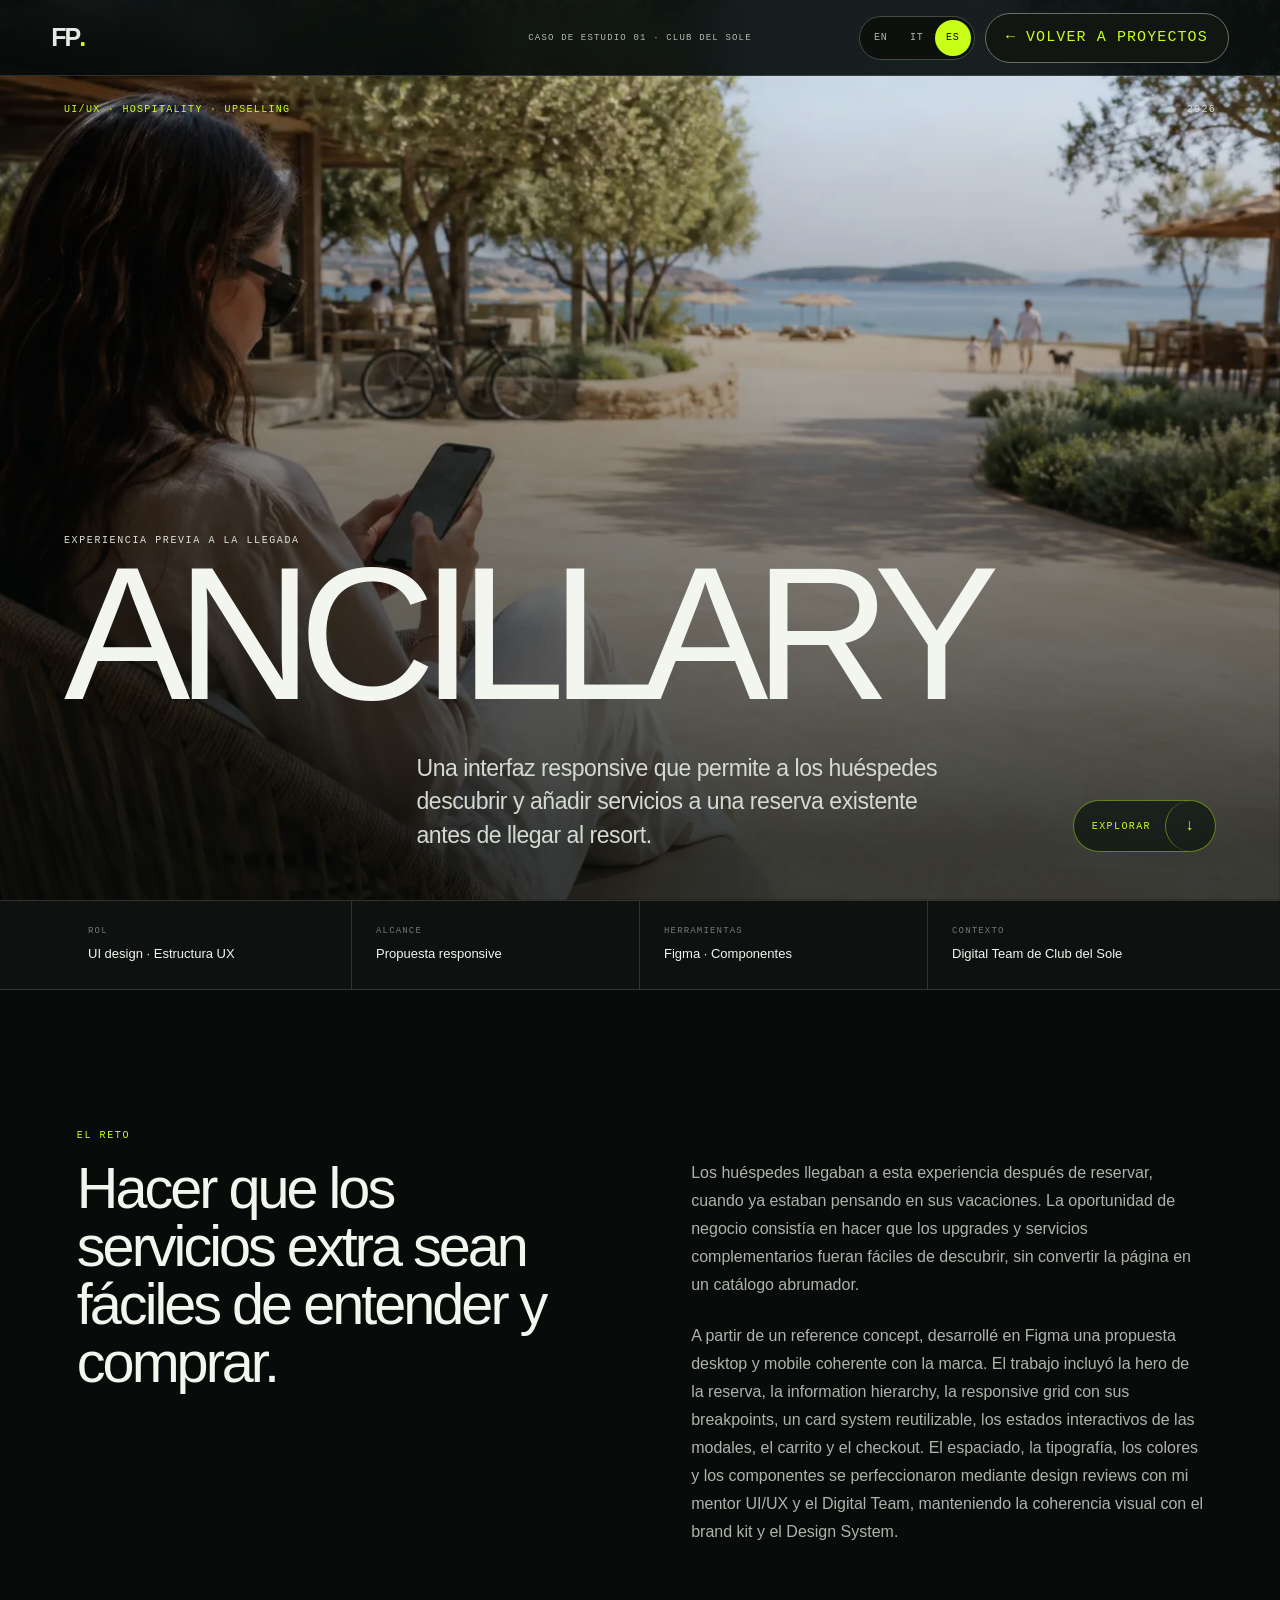
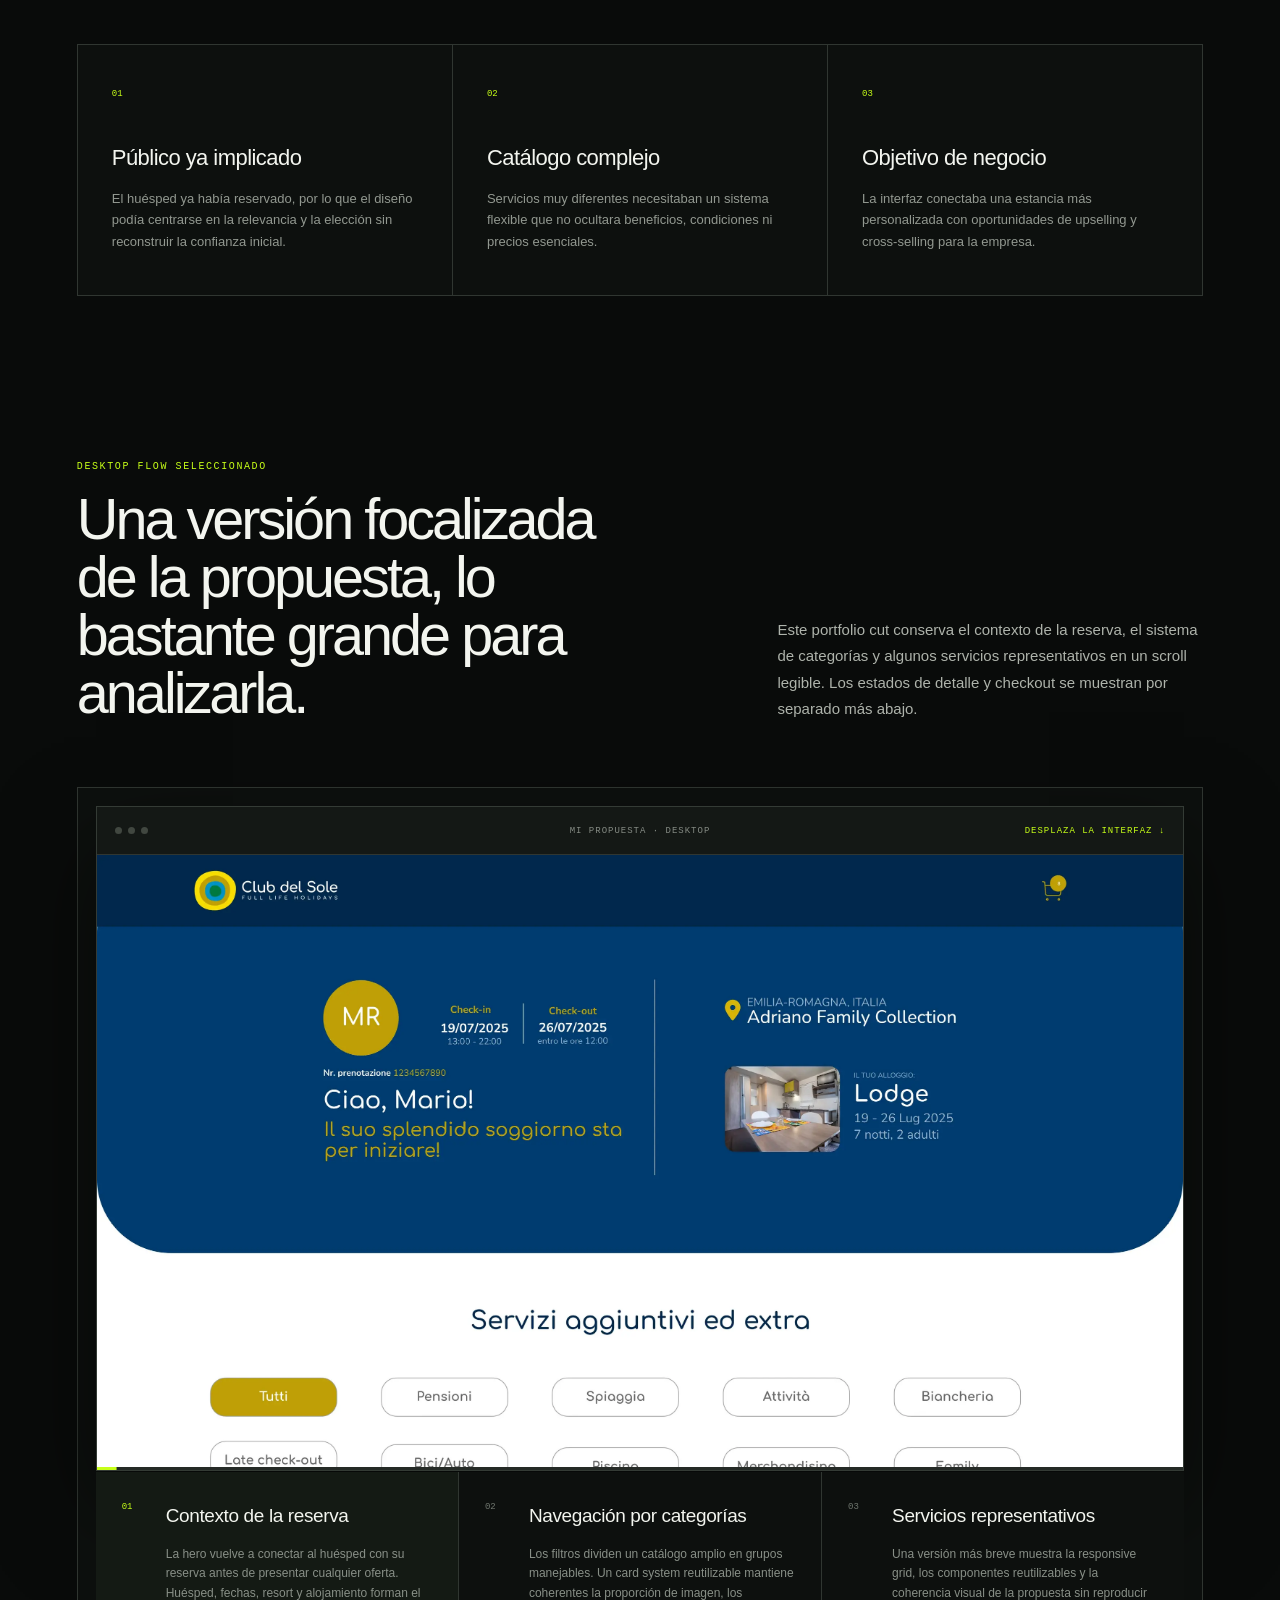
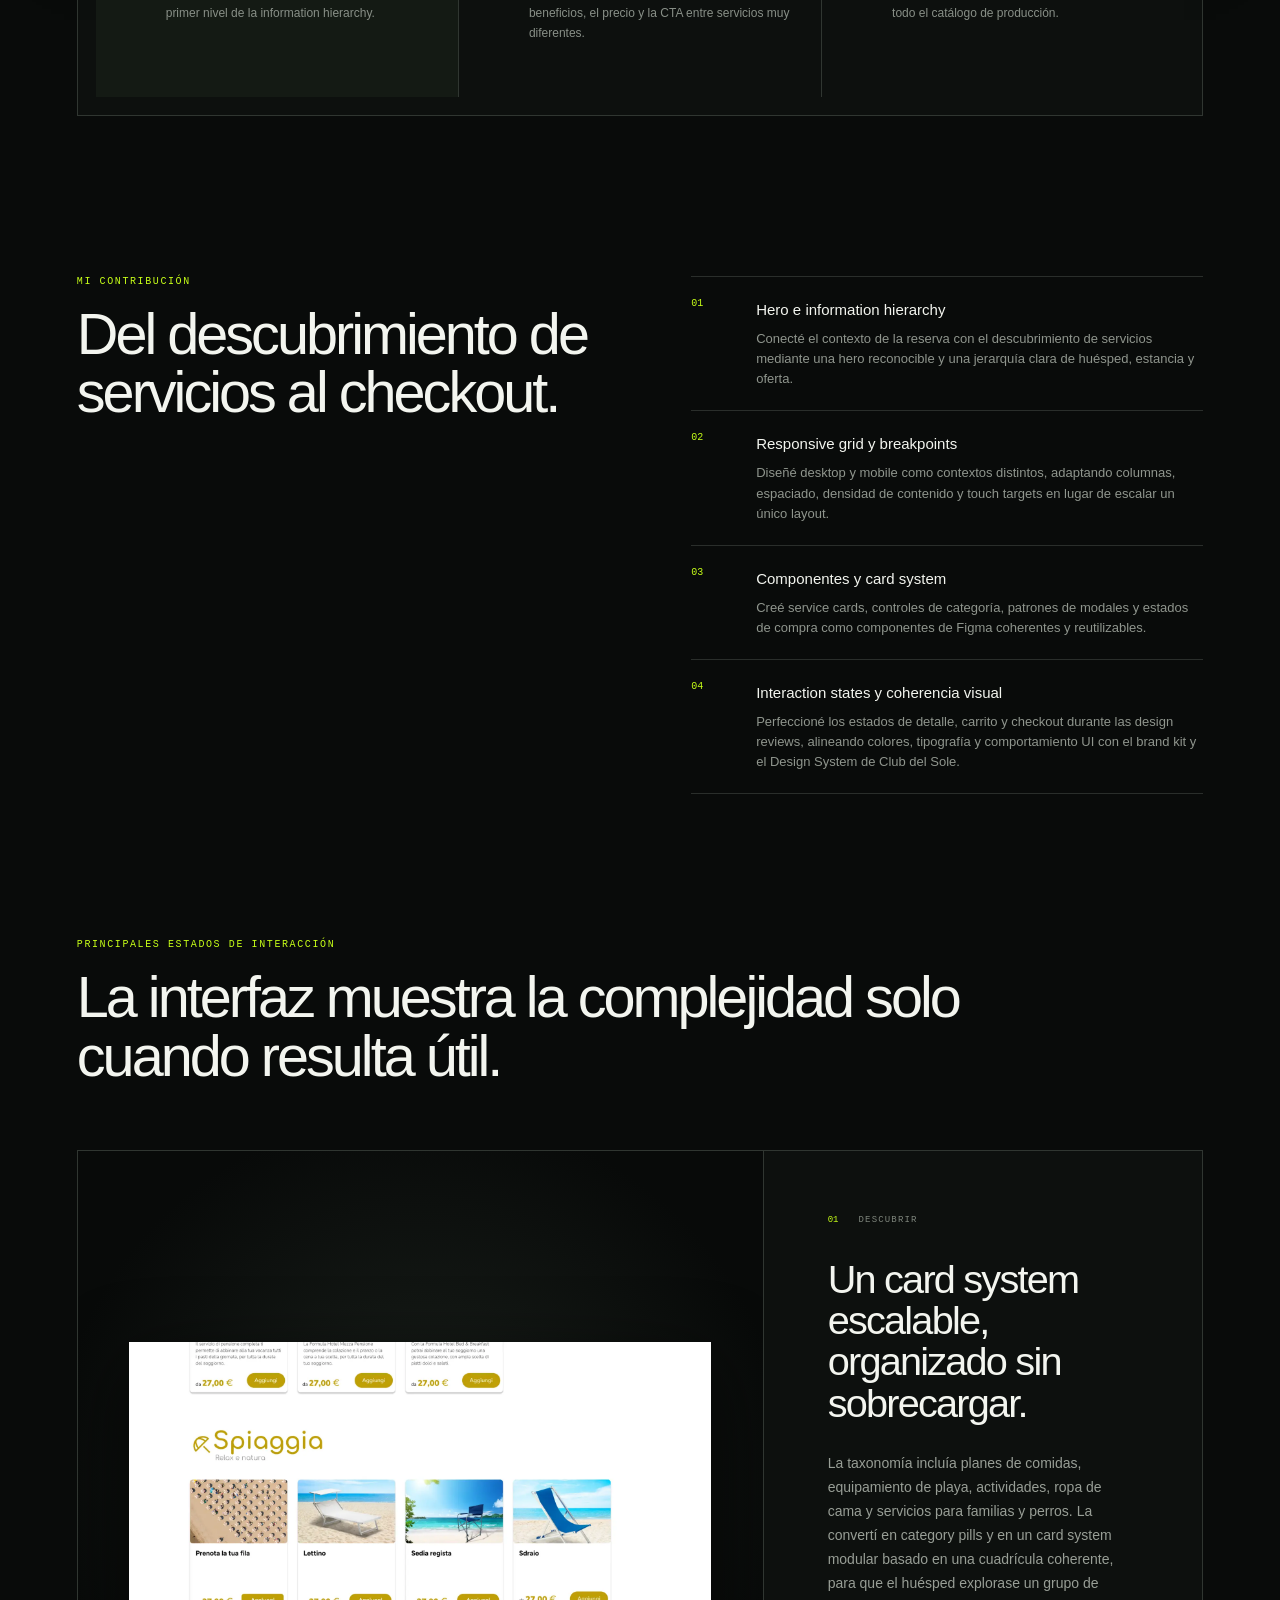
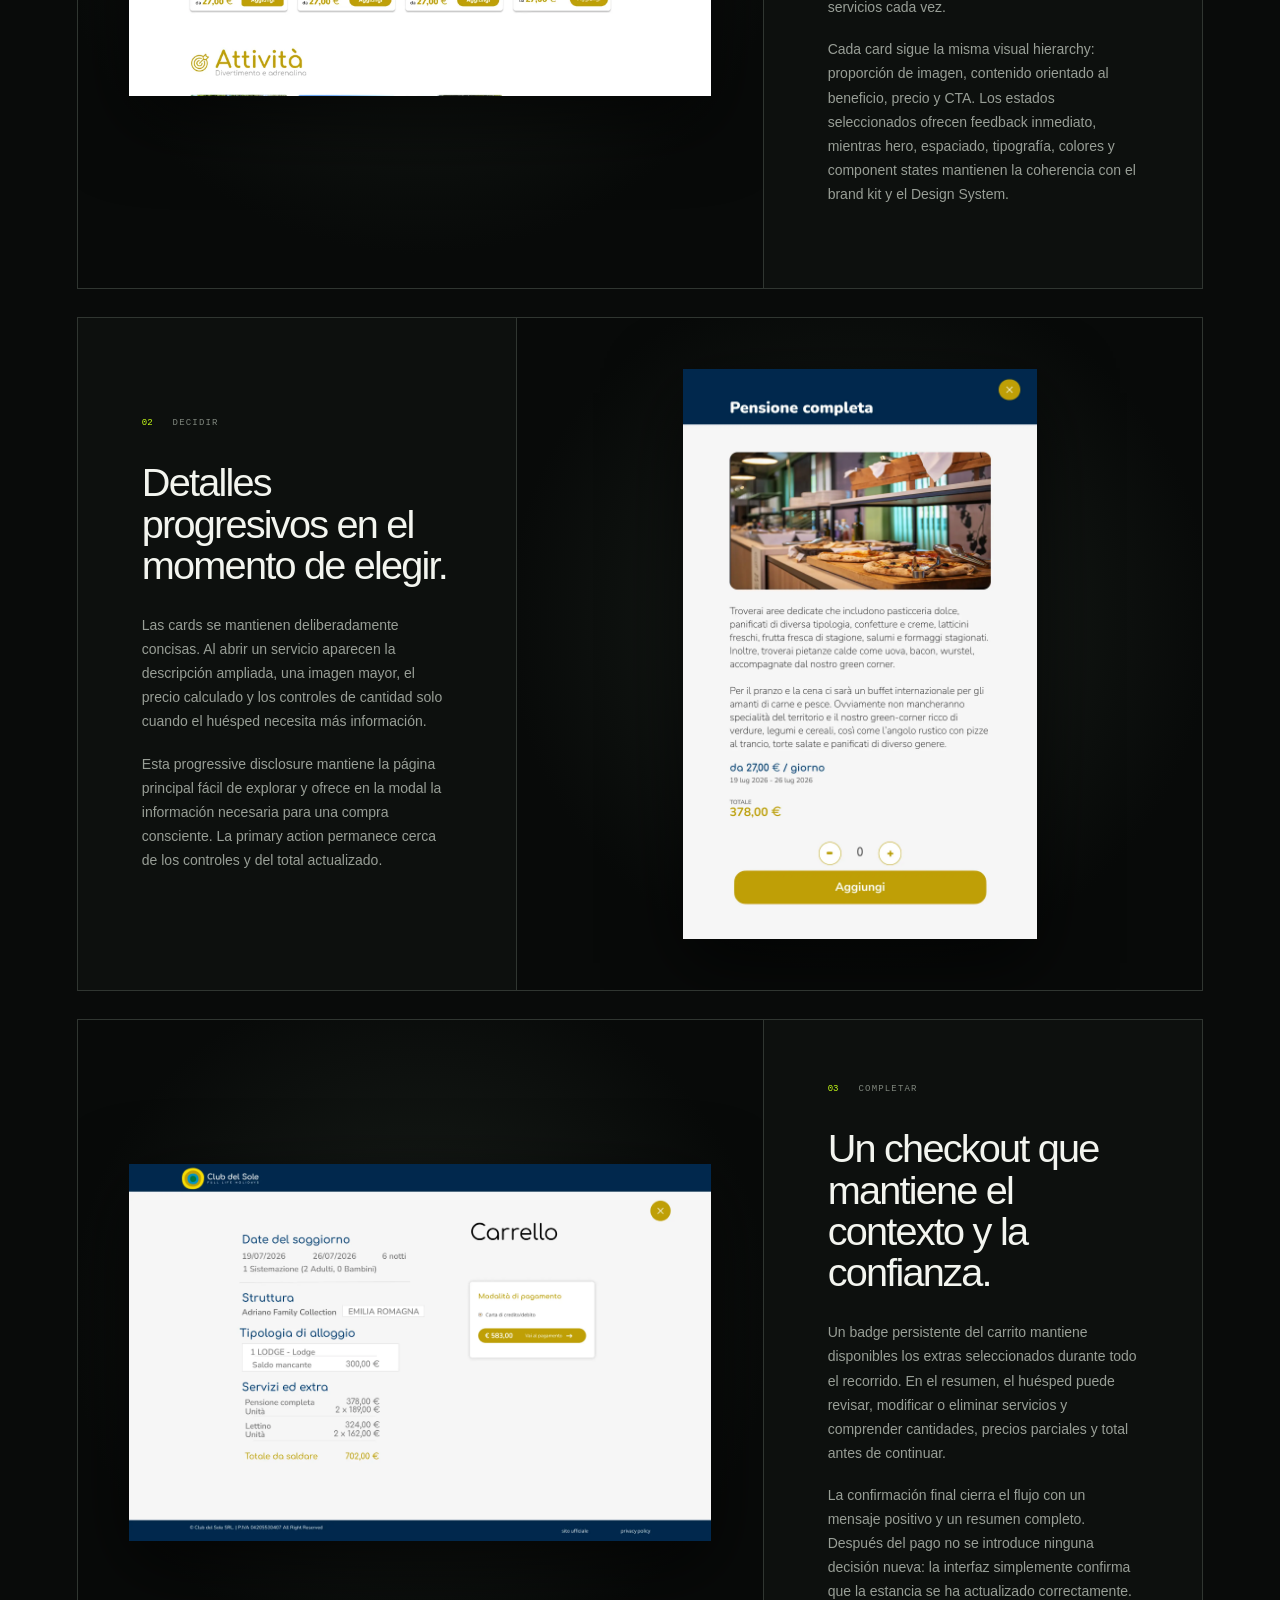
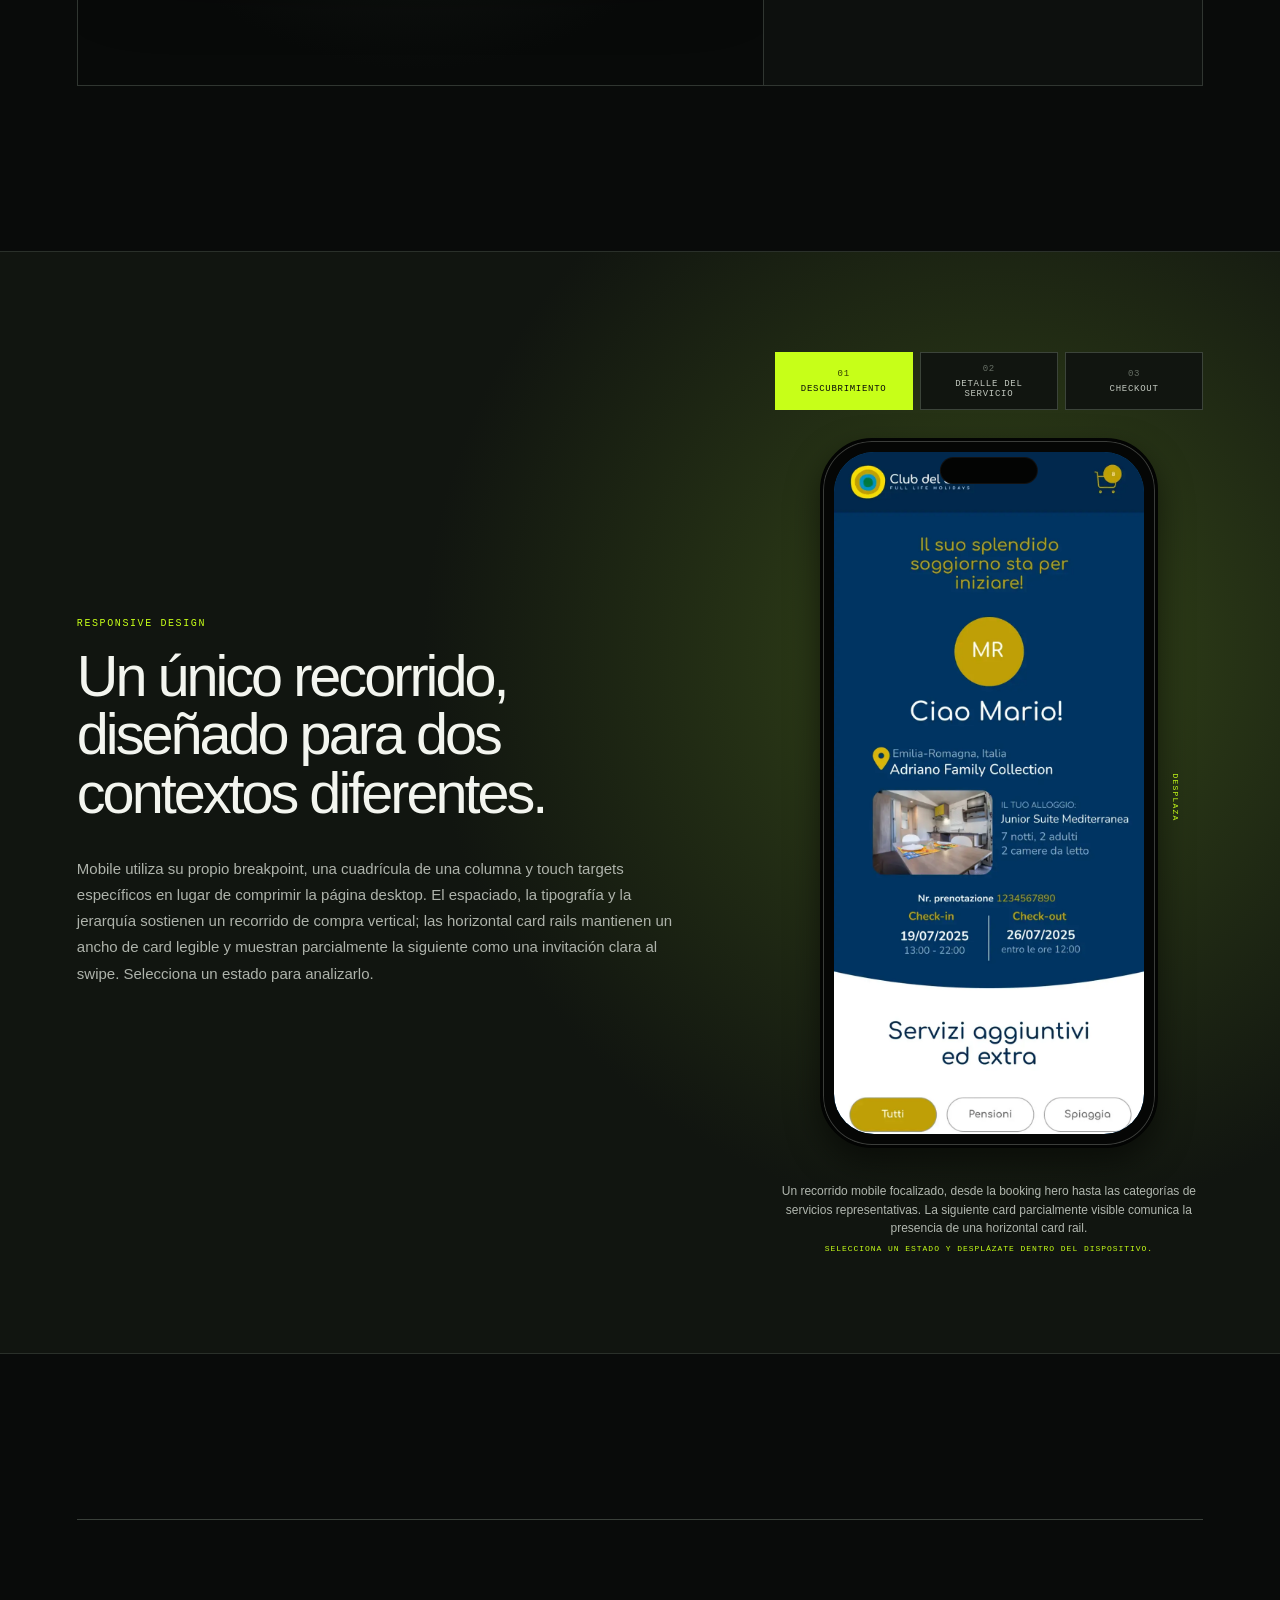
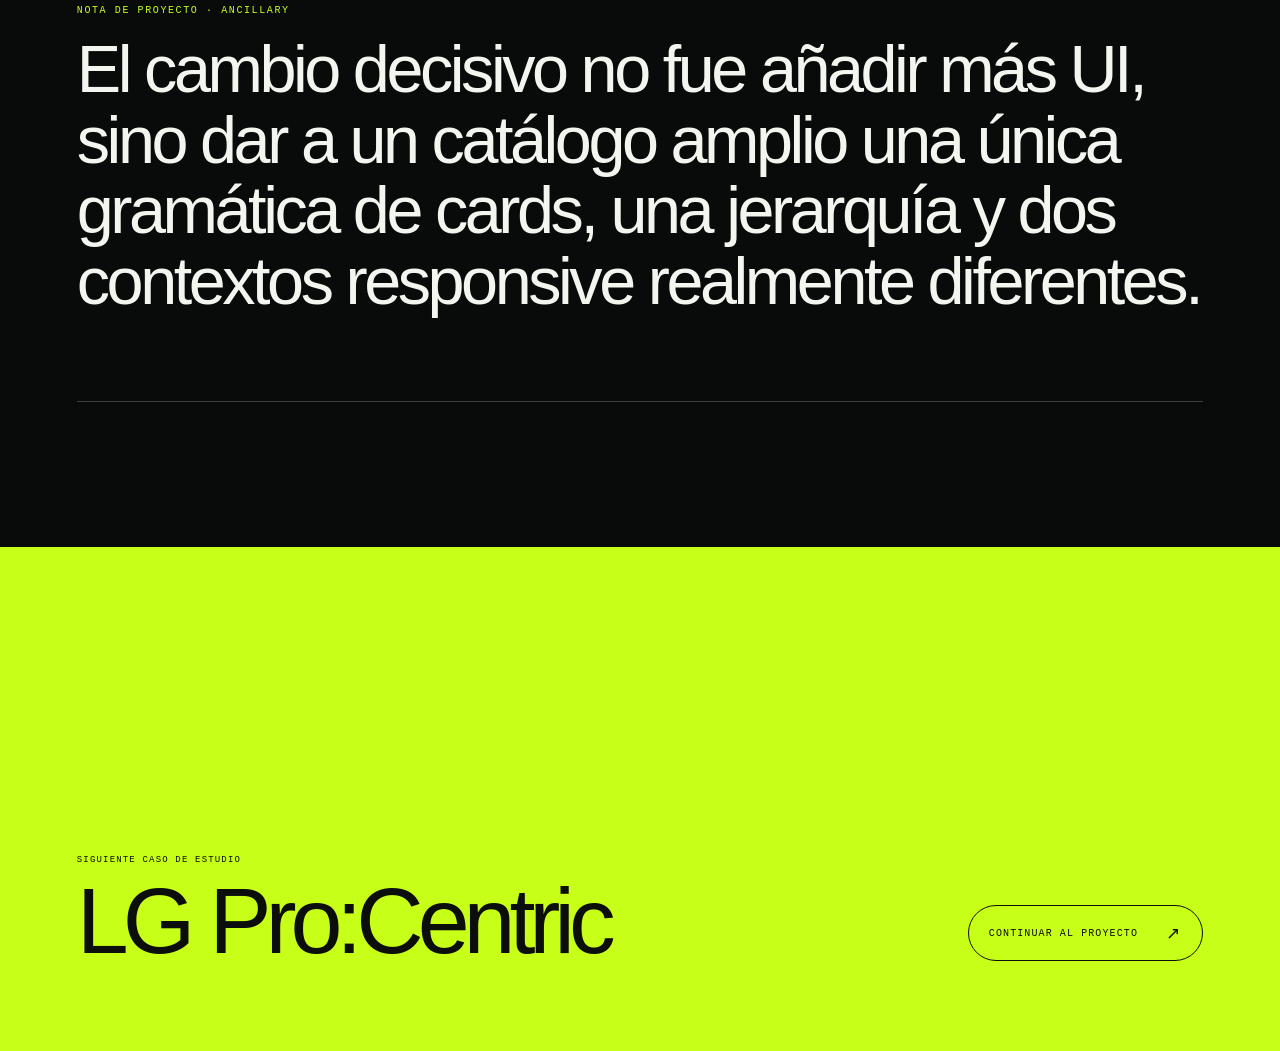
<file: es/work/ancillary/index.html>
<!DOCTYPE html><html lang="en"><head><meta charSet="utf-8"/><meta name="viewport" content="width=device-width, initial-scale=1"/><link rel="preload" href="/_next/static/media/797e433ab948586e-s.p.08e28id.o-okb.woff2" as="font" crossorigin="" type="font/woff2"/><link rel="preload" href="/_next/static/media/caa3a2e1cccd8315-s.p.09~u27dqhyhd6.woff2" as="font" crossorigin="" type="font/woff2"/><link rel="preload" as="image" href="/projects/ancillary/ancillary-cover-photographic-v2.webp"/><link rel="preload" as="image" href="/projects/ancillary/web/prototype-mobile-cut-hq.webp" fetchPriority="high"/><link rel="stylesheet" href="/_next/static/chunks/0yqdj-u3j73in.css" data-precedence="next"/><link rel="preload" as="script" fetchPriority="low" href="/_next/static/chunks/0gxwci3e5-ykx.js"/><script src="/_next/static/chunks/125l.7mq080dp.js" async=""></script><script src="/_next/static/chunks/10u3y4bw1ayzs.js" async=""></script><script src="/_next/static/chunks/turbopack-0rf1mnt1vywp0.js" async=""></script><script src="/_next/static/chunks/0fsi8lw5utejl.js" async=""></script><script src="/_next/static/chunks/0d3tkj33oycf2.js" async=""></script><script src="/_next/static/chunks/07vmiyblcxx4b.js" async=""></script><meta name="next-size-adjust" content=""/><title>Ancillary — Caso de estudio — Francesco Palermo</title><meta name="description" content="Una experiencia responsive para descubrir y comprar servicios antes de llegar a los resorts Club del Sole."/><meta name="author" content="Francesco Palermo"/><meta name="keywords" content="UI designer,UI/UX designer,responsive design,design systems,hospitality UX,Figma"/><meta name="creator" content="Francesco Palermo"/><meta name="robots" content="index, follow"/><link rel="canonical" href="https://francescopalermo-04.github.io/es/work/ancillary/"/><link rel="alternate" hrefLang="en-US" href="https://francescopalermo-04.github.io/work/ancillary/"/><link rel="alternate" hrefLang="it-IT" href="https://francescopalermo-04.github.io/it/work/ancillary/"/><link rel="alternate" hrefLang="es-ES" href="https://francescopalermo-04.github.io/es/work/ancillary/"/><meta property="og:title" content="Ancillary — Caso de estudio — Francesco Palermo"/><meta property="og:description" content="Una experiencia responsive para descubrir y comprar servicios antes de llegar a los resorts Club del Sole."/><meta property="og:url" content="https://francescopalermo-04.github.io/es/work/ancillary/"/><meta property="og:locale" content="es_ES"/><meta property="og:image" content="https://francescopalermo-04.github.io/projects/ancillary/ancillary-cover-photographic-v2.webp"/><meta property="og:image:width" content="1586"/><meta property="og:image:height" content="992"/><meta property="og:image:alt" content="Experiencia previa a la llegada Ancillary"/><meta name="twitter:card" content="summary_large_image"/><meta name="twitter:title" content="Francesco Palermo — UI Designer"/><meta name="twitter:description" content="Responsive hospitality interfaces, design systems and real-world digital guest experiences."/><meta name="twitter:image" content="https://francescopalermo-04.github.io/social/portfolio-og.webp"/><link rel="shortcut icon" href="/favicon.svg"/><link rel="icon" href="/favicon.svg"/><script src="/_next/static/chunks/03~yq9q893hmn.js" noModule=""></script></head><body class="geist_a71539c9-module__T19VSG__variable geist_mono_8d43a2aa-module__8Li5zG__variable antialiased"><div hidden=""><!--$--><!--/$--></div><main class="caseRoute"><nav class="caseNav" aria-label="Navegación del caso de estudio"><a class="logo" href="/es" aria-label="Francesco Palermo, inicio">FP<span>.</span></a><span>Caso de estudio<!-- --> 01 · Club del Sole</span><div class="caseNavActions"><div class="languageSwitcher" role="group" aria-label="Seleccionar idioma"><a href="/work/ancillary" hrefLang="en" lang="en" aria-label="English">EN</a><a href="/it/work/ancillary" hrefLang="it" lang="it" aria-label="Italiano">IT</a><a href="/es/work/ancillary" hrefLang="es" lang="es" aria-label="Español" aria-current="page">ES</a></div><a class="backToWork" href="/es#work" aria-label="Volver a proyectos"><span aria-hidden="true">←</span><span class="backLabel">Volver a proyectos</span></a></div></nav><header class="caseOpening"><img alt="Huésped organizando su estancia desde una luminosa terraza mediterránea" decoding="async" data-nimg="fill" class="caseOpeningImage" style="position:absolute;height:100%;width:100%;left:0;top:0;right:0;bottom:0;color:transparent" src="/projects/ancillary/ancillary-cover-photographic-v2.webp"/><div class="caseOpeningShade"></div><div class="caseOpeningMeta"><p>UI/UX · Hospitality · Upselling</p><span>2026</span></div><div class="caseOpeningTitle"><p>Experiencia previa a la llegada</p><h1>Ancillary</h1><p class="caseOpeningIntro">Una interfaz responsive que permite a los huéspedes descubrir y añadir servicios a una reserva existente antes de llegar al resort.</p></div><a class="caseScrollCue" href="#challenge" aria-label="Empezar el caso de estudio">Explorar<!-- --> <span>↓</span></a></header><section class="caseFactsRoute" aria-label="Datos del proyecto"><div><small>Rol</small><b>UI design · Estructura UX</b></div><div><small>Alcance</small><b>Propuesta responsive</b></div><div><small>Herramientas</small><b>Figma · Componentes</b></div><div><small>Contexto</small><b>Digital Team de Club del Sole</b></div></section><div class="caseRouteBody"><section class="caseTextGrid routeIntro" id="challenge"><div><p class="caseKicker">El reto</p><h2>Hacer que los servicios extra sean fáciles de entender y comprar.</h2></div><div class="caseParagraphs"><p>Los huéspedes llegaban a esta experiencia después de reservar, cuando ya estaban pensando en sus vacaciones. La oportunidad de negocio consistía en hacer que los upgrades y servicios complementarios fueran fáciles de descubrir, sin convertir la página en un catálogo abrumador.</p><p>A partir de un reference concept, desarrollé en Figma una propuesta desktop y mobile coherente con la marca. El trabajo incluyó la hero de la reserva, la information hierarchy, la responsive grid con sus breakpoints, un card system reutilizable, los estados interactivos de las modales, el carrito y el checkout. El espaciado, la tipografía, los colores y los componentes se perfeccionaron mediante design reviews con mi mentor UI/UX y el Digital Team, manteniendo la coherencia visual con el brand kit y el Design System.</p></div></section><section class="projectOpportunity" aria-label="Oportunidad del proyecto"><article><span>01</span><h3>Público ya implicado</h3><p>El huésped ya había reservado, por lo que el diseño podía centrarse en la relevancia y la elección sin reconstruir la confianza inicial.</p></article><article><span>02</span><h3>Catálogo complejo</h3><p>Servicios muy diferentes necesitaban un sistema flexible que no ocultara beneficios, condiciones ni precios esenciales.</p></article><article><span>03</span><h3>Objetivo de negocio</h3><p>La interfaz conectaba una estancia más personalizada con oportunidades de upselling y cross-selling para la empresa.</p></article></section><section class="journeySection" aria-labelledby="journey-title"><div class="journeyHeading"><div><p class="caseKicker">Desktop flow seleccionado</p><h2 id="journey-title">Una versión focalizada de la propuesta, lo bastante grande para analizarla.</h2></div><p>Este portfolio cut conserva el contexto de la reserva, el sistema de categorías y algunos servicios representativos en un scroll legible. Los estados de detalle y checkout se muestran por separado más abajo.</p></div><div class="desktopFlowExplorer"><div class="desktopBrowser"><div class="desktopBrowserBar"><div aria-hidden="true"><i></i><i></i><i></i></div><span>Mi propuesta · Desktop</span><span class="desktopScrollHint">Desplaza la interfaz ↓</span></div><div class="desktopViewport" tabindex="0" aria-label="Portfolio cut desplazable de la propuesta desktop Ancillary"><img alt="Curated desktop proposal for the Ancillary landing page" loading="lazy" width="3000" height="7708" decoding="async" data-nimg="1" style="color:transparent" src="/projects/ancillary/web/prototype-desktop-cut-3000.webp"/></div><div class="desktopProgress" aria-hidden="true"><i style="transform:scaleX(0.018)"></i></div></div><div class="flowChapterNav" aria-label="Capítulos del desktop flow"><button type="button" class="isActive" aria-pressed="true"><span>01</span><div><h3>Contexto de la reserva</h3><p>La hero vuelve a conectar al huésped con su reserva antes de presentar cualquier oferta. Huésped, fechas, resort y alojamiento forman el primer nivel de la information hierarchy.</p></div></button><button type="button" class="" aria-pressed="false"><span>02</span><div><h3>Navegación por categorías</h3><p>Los filtros dividen un catálogo amplio en grupos manejables. Un card system reutilizable mantiene coherentes la proporción de imagen, los beneficios, el precio y la CTA entre servicios muy diferentes.</p></div></button><button type="button" class="" aria-pressed="false"><span>03</span><div><h3>Servicios representativos</h3><p>Una versión más breve muestra la responsive grid, los componentes reutilizables y la coherencia visual de la propuesta sin reproducir todo el catálogo de producción.</p></div></button></div></div></section><section class="caseTextGrid contribution routeContribution"><div><p class="caseKicker">Mi contribución</p><h2>Del descubrimiento de servicios al checkout.</h2></div><ol class="processList"><li><span>01</span><div><b>Hero e information hierarchy</b><p>Conecté el contexto de la reserva con el descubrimiento de servicios mediante una hero reconocible y una jerarquía clara de huésped, estancia y oferta.</p></div></li><li><span>02</span><div><b>Responsive grid y breakpoints</b><p>Diseñé desktop y mobile como contextos distintos, adaptando columnas, espaciado, densidad de contenido y touch targets en lugar de escalar un único layout.</p></div></li><li><span>03</span><div><b>Componentes y card system</b><p>Creé service cards, controles de categoría, patrones de modales y estados de compra como componentes de Figma coherentes y reutilizables.</p></div></li><li><span>04</span><div><b>Interaction states y coherencia visual</b><p>Perfeccioné los estados de detalle, carrito y checkout durante las design reviews, alineando colores, tipografía y comportamiento UI con el brand kit y el Design System de Club del Sole.</p></div></li></ol></section><section class="interactionSection" aria-labelledby="interaction-title"><div class="interactionHeading"><p class="caseKicker">Principales estados de interacción</p><h2 id="interaction-title">La interfaz muestra la complejidad solo cuando resulta útil.</h2></div><div class="interactionStories"><article class="interactionStory landscape"><div class="interactionStoryVisual"><img alt="Categorías de servicios y cards reutilizables en la propuesta Ancillary" loading="lazy" width="1800" height="1094" decoding="async" data-nimg="1" style="color:transparent" src="/projects/ancillary/web/flow-discovery.webp"/></div><div class="interactionStoryCopy"><div><span>01</span><small>Descubrir</small></div><h3>Un card system escalable, organizado sin sobrecargar.</h3><p>La taxonomía incluía planes de comidas, equipamiento de playa, actividades, ropa de cama y servicios para familias y perros. La convertí en category pills y en un card system modular basado en una cuadrícula coherente, para que el huésped explorase un grupo de servicios cada vez.</p><p>Cada card sigue la misma visual hierarchy: proporción de imagen, contenido orientado al beneficio, precio y CTA. Los estados seleccionados ofrecen feedback inmediato, mientras hero, espaciado, tipografía, colores y component states mantienen la coherencia con el brand kit y el Design System.</p></div></article><article class="interactionStory portrait"><div class="interactionStoryVisual"><img alt="Modal de detalle de servicio en la propuesta Ancillary" loading="lazy" width="1440" height="2316" decoding="async" data-nimg="1" style="color:transparent" src="/projects/ancillary/web/my-service-modal.webp"/></div><div class="interactionStoryCopy"><div><span>02</span><small>Decidir</small></div><h3>Detalles progresivos en el momento de elegir.</h3><p>Las cards se mantienen deliberadamente concisas. Al abrir un servicio aparecen la descripción ampliada, una imagen mayor, el precio calculado y los controles de cantidad solo cuando el huésped necesita más información.</p><p>Esta progressive disclosure mantiene la página principal fácil de explorar y ofrece en la modal la información necesaria para una compra consciente. La primary action permanece cerca de los controles y del total actualizado.</p></div></article><article class="interactionStory landscape"><div class="interactionStoryVisual"><img alt="Carrito y checkout en la propuesta Ancillary" loading="lazy" width="2600" height="1681" decoding="async" data-nimg="1" style="color:transparent" src="/projects/ancillary/web/my-cart.webp"/></div><div class="interactionStoryCopy"><div><span>03</span><small>Completar</small></div><h3>Un checkout que mantiene el contexto y la confianza.</h3><p>Un badge persistente del carrito mantiene disponibles los extras seleccionados durante todo el recorrido. En el resumen, el huésped puede revisar, modificar o eliminar servicios y comprender cantidades, precios parciales y total antes de continuar.</p><p>La confirmación final cierra el flujo con un mensaje positivo y un resumen completo. Después del pago no se introduce ninguna decisión nueva: la interfaz simplemente confirma que la estancia se ha actualizado correctamente.</p></div></article></div></section><section class="responsiveRouteSection" aria-labelledby="responsive-title"><div class="responsiveRouteCopy"><p class="caseKicker">Responsive design</p><h2 id="responsive-title">Un único recorrido, diseñado para dos contextos diferentes.</h2><p>Mobile utiliza su propio breakpoint, una cuadrícula de una columna y touch targets específicos en lugar de comprimir la página desktop. El espaciado, la tipografía y la jerarquía sostienen un recorrido de compra vertical; las horizontal card rails mantienen un ancho de card legible y muestran parcialmente la siguiente como una invitación clara al swipe. Selecciona un estado para analizarlo.</p></div><div class="mobileShowcase"><div class="phoneStateControls" role="tablist" aria-label="Estados de la interfaz mobile"><button type="button" role="tab" aria-selected="true"><span>0<!-- -->1</span>Descubrimiento</button><button type="button" role="tab" aria-selected="false"><span>0<!-- -->2</span>Detalle del servicio</button><button type="button" role="tab" aria-selected="false"><span>0<!-- -->3</span>Checkout</button></div><div class="iphoneProMax" aria-live="polite"><div class="dynamicIsland"></div><div class="iphoneScreens"><div class="iphoneScreen iphoneScreen--home isActive" aria-hidden="false" aria-label="Descubrimiento. Desplázate verticalmente para analizarlo." tabindex="0"><img alt="Flow mobile para descubrir los servicios Ancillary" fetchPriority="high" loading="eager" width="850" height="8450" decoding="async" data-nimg="1" style="color:transparent" src="/projects/ancillary/web/prototype-mobile-cut-hq.webp"/></div><div class="iphoneScreen iphoneScreen--service " aria-hidden="true" aria-label="Detalle del servicio. El estado completo se ve sin desplazamiento." tabindex="-1"><img alt="Estado mobile de detalle de servicio Ancillary" fetchPriority="auto" loading="lazy" width="880" height="2316" decoding="async" data-nimg="1" style="color:transparent" src="/projects/ancillary/web/mobile-service.webp"/></div><div class="iphoneScreen iphoneScreen--checkout " aria-hidden="true" aria-label="Checkout. Desplázate verticalmente para analizarlo." tabindex="-1"><img alt="Estado mobile de checkout Ancillary" fetchPriority="auto" loading="lazy" width="880" height="2634" decoding="async" data-nimg="1" style="color:transparent" src="/projects/ancillary/web/mobile-cart.webp"/></div></div><span class="phoneScrollHint">Desplaza</span></div><p class="phoneStateDescription">Un recorrido mobile focalizado, desde la booking hero hasta las categorías de servicios representativas. La siguiente card parcialmente visible comunica la presencia de una horizontal card rail.</p><p class="phoneInteractionNote">Selecciona un estado y desplázate dentro del dispositivo.</p></div></section><section class="caseTakeawayRoute"><p class="caseKicker">Nota de proyecto · Ancillary</p><p class="takeawayStatement">El cambio decisivo no fue añadir más UI, sino dar a un catálogo amplio una única gramática de cards, una jerarquía y dos contextos responsive realmente diferentes.</p></section></div><footer class="caseFooter"><div><span>Siguiente caso de estudio</span><h2>LG Pro:Centric</h2></div><a class="caseFooterCta" href="/es/work/procentric">Continuar al proyecto<!-- --> <span>↗</span></a></footer></main><!--$--><!--/$--><script src="/_next/static/chunks/0gxwci3e5-ykx.js" id="_R_" async=""></script><script>(self.__next_f=self.__next_f||[]).push([0])</script><script>self.__next_f.push([1,"1:\"$Sreact.fragment\"\n2:I[39756,[\"/_next/static/chunks/0fsi8lw5utejl.js\",\"/_next/static/chunks/0d3tkj33oycf2.js\"],\"default\"]\n3:I[37457,[\"/_next/static/chunks/0fsi8lw5utejl.js\",\"/_next/static/chunks/0d3tkj33oycf2.js\"],\"default\"]\n4:I[72744,[\"/_next/static/chunks/0fsi8lw5utejl.js\",\"/_next/static/chunks/0d3tkj33oycf2.js\",\"/_next/static/chunks/07vmiyblcxx4b.js\"],\"default\"]\n5:I[49065,[\"/_next/static/chunks/0fsi8lw5utejl.js\",\"/_next/static/chunks/0d3tkj33oycf2.js\",\"/_next/static/chunks/07vmiyblcxx4b.js\"],\"default\"]\n6:I[5500,[\"/_next/static/chunks/0fsi8lw5utejl.js\",\"/_next/static/chunks/0d3tkj33oycf2.js\",\"/_next/static/chunks/07vmiyblcxx4b.js\"],\"Image\"]\n11:I[68027,[\"/_next/static/chunks/0fsi8lw5utejl.js\",\"/_next/static/chunks/0d3tkj33oycf2.js\"],\"default\",1]\n:HL[\"/_next/static/chunks/0yqdj-u3j73in.css\",\"style\"]\n:HL[\"/_next/static/media/797e433ab948586e-s.p.08e28id.o-okb.woff2\",\"font\",{\"crossOrigin\":\"\",\"type\":\"font/woff2\"}]\n:HL[\"/_next/static/media/caa3a2e1cccd8315-s.p.09~u27dqhyhd6.woff2\",\"font\",{\"crossOrigin\":\"\",\"type\":\"font/woff2\"}]\n"])</script><script>self.__next_f.push([1,"0:{\"P\":null,\"c\":[\"\",\"es\",\"work\",\"ancillary\",\"\"],\"q\":\"\",\"i\":false,\"f\":[[[\"\",{\"children\":[\"es\",{\"children\":[\"work\",{\"children\":[\"ancillary\",{\"children\":[\"__PAGE__\",{}]}]}]}]},\"$undefined\",\"$undefined\",16],[[\"$\",\"$1\",\"c\",{\"children\":[[[\"$\",\"link\",\"0\",{\"rel\":\"stylesheet\",\"href\":\"/_next/static/chunks/0yqdj-u3j73in.css\",\"precedence\":\"next\",\"crossOrigin\":\"$undefined\",\"nonce\":\"$undefined\"}],[\"$\",\"script\",\"script-0\",{\"src\":\"/_next/static/chunks/0fsi8lw5utejl.js\",\"async\":true,\"nonce\":\"$undefined\"}],[\"$\",\"script\",\"script-1\",{\"src\":\"/_next/static/chunks/0d3tkj33oycf2.js\",\"async\":true,\"nonce\":\"$undefined\"}]],[\"$\",\"html\",null,{\"lang\":\"en\",\"children\":[\"$\",\"body\",null,{\"className\":\"geist_a71539c9-module__T19VSG__variable geist_mono_8d43a2aa-module__8Li5zG__variable antialiased\",\"children\":[\"$\",\"$L2\",null,{\"parallelRouterKey\":\"children\",\"error\":\"$undefined\",\"errorStyles\":\"$undefined\",\"errorScripts\":\"$undefined\",\"template\":[\"$\",\"$L3\",null,{}],\"templateStyles\":\"$undefined\",\"templateScripts\":\"$undefined\",\"notFound\":[[[\"$\",\"title\",null,{\"children\":\"404: This page could not be found.\"}],[\"$\",\"div\",null,{\"style\":{\"fontFamily\":\"system-ui,\\\"Segoe UI\\\",Roboto,Helvetica,Arial,sans-serif,\\\"Apple Color Emoji\\\",\\\"Segoe UI Emoji\\\"\",\"height\":\"100vh\",\"textAlign\":\"center\",\"display\":\"flex\",\"flexDirection\":\"column\",\"alignItems\":\"center\",\"justifyContent\":\"center\"},\"children\":[\"$\",\"div\",null,{\"children\":[[\"$\",\"style\",null,{\"dangerouslySetInnerHTML\":{\"__html\":\"body{color:#000;background:#fff;margin:0}.next-error-h1{border-right:1px solid rgba(0,0,0,.3)}@media (prefers-color-scheme:dark){body{color:#fff;background:#000}.next-error-h1{border-right:1px solid rgba(255,255,255,.3)}}\"}}],[\"$\",\"h1\",null,{\"className\":\"next-error-h1\",\"style\":{\"display\":\"inline-block\",\"margin\":\"0 20px 0 0\",\"padding\":\"0 23px 0 0\",\"fontSize\":24,\"fontWeight\":500,\"verticalAlign\":\"top\",\"lineHeight\":\"49px\"},\"children\":404}],[\"$\",\"div\",null,{\"style\":{\"display\":\"inline-block\"},\"children\":[\"$\",\"h2\",null,{\"style\":{\"fontSize\":14,\"fontWeight\":400,\"lineHeight\":\"49px\",\"margin\":0},\"children\":\"This page could not be found.\"}]}]]}]}]],[]],\"forbidden\":\"$undefined\",\"unauthorized\":\"$undefined\"}]}]}]]}],{\"children\":[[\"$\",\"$1\",\"c\",{\"children\":[null,[\"$\",\"$L2\",null,{\"parallelRouterKey\":\"children\",\"error\":\"$undefined\",\"errorStyles\":\"$undefined\",\"errorScripts\":\"$undefined\",\"template\":[\"$\",\"$L3\",null,{}],\"templateStyles\":\"$undefined\",\"templateScripts\":\"$undefined\",\"notFound\":\"$undefined\",\"forbidden\":\"$undefined\",\"unauthorized\":\"$undefined\"}]]}],{\"children\":[[\"$\",\"$1\",\"c\",{\"children\":[null,[\"$\",\"$L2\",null,{\"parallelRouterKey\":\"children\",\"error\":\"$undefined\",\"errorStyles\":\"$undefined\",\"errorScripts\":\"$undefined\",\"template\":[\"$\",\"$L3\",null,{}],\"templateStyles\":\"$undefined\",\"templateScripts\":\"$undefined\",\"notFound\":\"$undefined\",\"forbidden\":\"$undefined\",\"unauthorized\":\"$undefined\"}]]}],{\"children\":[[\"$\",\"$1\",\"c\",{\"children\":[null,[\"$\",\"$L2\",null,{\"parallelRouterKey\":\"children\",\"error\":\"$undefined\",\"errorStyles\":\"$undefined\",\"errorScripts\":\"$undefined\",\"template\":[\"$\",\"$L3\",null,{}],\"templateStyles\":\"$undefined\",\"templateScripts\":\"$undefined\",\"notFound\":\"$undefined\",\"forbidden\":\"$undefined\",\"unauthorized\":\"$undefined\"}]]}],{\"children\":[[\"$\",\"$1\",\"c\",{\"children\":[[\"$\",\"main\",null,{\"className\":\"caseRoute\",\"children\":[[\"$\",\"$L4\",null,{}],[\"$\",\"nav\",null,{\"className\":\"caseNav\",\"aria-label\":\"Navegación del caso de estudio\",\"children\":[[\"$\",\"a\",null,{\"className\":\"logo\",\"href\":\"/es\",\"aria-label\":\"Francesco Palermo, inicio\",\"children\":[\"FP\",[\"$\",\"span\",null,{\"children\":\".\"}]]}],[\"$\",\"span\",null,{\"children\":[\"Caso de estudio\",\" 01 · Club del Sole\"]}],[\"$\",\"div\",null,{\"className\":\"caseNavActions\",\"children\":[[\"$\",\"$L5\",null,{\"locale\":\"es\",\"path\":\"/work/ancillary\"}],[\"$\",\"a\",null,{\"className\":\"backToWork\",\"href\":\"/es#work\",\"aria-label\":\"Volver a proyectos\",\"children\":[[\"$\",\"span\",null,{\"aria-hidden\":\"true\",\"children\":\"←\"}],[\"$\",\"span\",null,{\"className\":\"backLabel\",\"children\":\"Volver a proyectos\"}]]}]]}]]}],[\"$\",\"header\",null,{\"className\":\"caseOpening\",\"children\":[[\"$\",\"$L6\",null,{\"unoptimized\":true,\"className\":\"caseOpeningImage\",\"src\":\"/projects/ancillary/ancillary-cover-photographic-v2.webp\",\"alt\":\"Huésped organizando su estancia desde una luminosa terraza mediterránea\",\"fill\":true,\"priority\":true,\"sizes\":\"100vw\"}],[\"$\",\"div\",null,{\"className\":\"caseOpeningShade\"}],[\"$\",\"div\",null,{\"className\":\"caseOpeningMeta\",\"children\":[[\"$\",\"p\",null,{\"children\":\"UI/UX · Hospitality · Upselling\"}],[\"$\",\"span\",null,{\"children\":\"2026\"}]]}],[\"$\",\"div\",null,{\"className\":\"caseOpeningTitle\",\"children\":[[\"$\",\"p\",null,{\"children\":\"Experiencia previa a la llegada\"}],[\"$\",\"h1\",null,{\"children\":\"Ancillary\"}],[\"$\",\"p\",null,{\"className\":\"caseOpeningIntro\",\"children\":\"Una interfaz responsive que permite a los huéspedes descubrir y añadir servicios a una reserva existente antes de llegar al resort.\"}]]}],[\"$\",\"a\",null,{\"className\":\"caseScrollCue\",\"href\":\"#challenge\",\"aria-label\":\"Empezar el caso de estudio\",\"children\":[\"Explorar\",\" \",[\"$\",\"span\",null,{\"children\":\"↓\"}]]}]]}],[\"$\",\"section\",null,{\"className\":\"caseFactsRoute\",\"aria-label\":\"Datos del proyecto\",\"children\":[\"$L7\",\"$L8\",\"$L9\",\"$La\"]}],\"$Lb\",\"$Lc\"]}],[\"$Ld\"],\"$Le\"]}],{},null,false,null]},null,false,\"$@f\"]},null,false,\"$@f\"]},null,false,\"$@f\"]},null,false,null],\"$L10\",false]],\"m\":\"$undefined\",\"G\":[\"$11\",[\"$L12\"]],\"S\":true,\"h\":null,\"s\":\"$undefined\",\"l\":\"$undefined\",\"p\":\"$undefined\",\"d\":\"$undefined\",\"b\":\"7Qss_ygE7OAGA9AN3r-c6\"}\n"])</script><script>self.__next_f.push([1,"13:I[57676,[\"/_next/static/chunks/0fsi8lw5utejl.js\",\"/_next/static/chunks/0d3tkj33oycf2.js\",\"/_next/static/chunks/07vmiyblcxx4b.js\"],\"default\"]\n19:I[97367,[\"/_next/static/chunks/0fsi8lw5utejl.js\",\"/_next/static/chunks/0d3tkj33oycf2.js\"],\"OutletBoundary\"]\n1a:\"$Sreact.suspense\"\n1d:I[97367,[\"/_next/static/chunks/0fsi8lw5utejl.js\",\"/_next/static/chunks/0d3tkj33oycf2.js\"],\"ViewportBoundary\"]\n1f:I[97367,[\"/_next/static/chunks/0fsi8lw5utejl.js\",\"/_next/static/chunks/0d3tkj33oycf2.js\"],\"MetadataBoundary\"]\n7:[\"$\",\"div\",\"Rol\",{\"children\":[[\"$\",\"small\",null,{\"children\":\"Rol\"}],[\"$\",\"b\",null,{\"children\":\"UI design · Estructura UX\"}]]}]\n8:[\"$\",\"div\",\"Alcance\",{\"children\":[[\"$\",\"small\",null,{\"children\":\"Alcance\"}],[\"$\",\"b\",null,{\"children\":\"Propuesta responsive\"}]]}]\n9:[\"$\",\"div\",\"Herramientas\",{\"children\":[[\"$\",\"small\",null,{\"children\":\"Herramientas\"}],[\"$\",\"b\",null,{\"children\":\"Figma · Componentes\"}]]}]\na:[\"$\",\"div\",\"Contexto\",{\"children\":[[\"$\",\"small\",null,{\"children\":\"Contexto\"}],[\"$\",\"b\",null,{\"children\":\"Digital Team de Club del Sole\"}]]}]\n"])</script><script>self.__next_f.push([1,"b:[\"$\",\"div\",null,{\"className\":\"caseRouteBody\",\"children\":[[\"$\",\"section\",null,{\"className\":\"caseTextGrid routeIntro\",\"id\":\"challenge\",\"children\":[[\"$\",\"div\",null,{\"children\":[[\"$\",\"p\",null,{\"className\":\"caseKicker\",\"children\":\"El reto\"}],[\"$\",\"h2\",null,{\"children\":\"Hacer que los servicios extra sean fáciles de entender y comprar.\"}]]}],[\"$\",\"div\",null,{\"className\":\"caseParagraphs\",\"children\":[[\"$\",\"p\",\"Los huéspedes llegaban a esta experiencia después de reservar, cuando ya estaban pensando en sus vacaciones. La oportunidad de negocio consistía en hacer que los upgrades y servicios complementarios fueran fáciles de descubrir, sin convertir la página en un catálogo abrumador.\",{\"children\":\"Los huéspedes llegaban a esta experiencia después de reservar, cuando ya estaban pensando en sus vacaciones. La oportunidad de negocio consistía en hacer que los upgrades y servicios complementarios fueran fáciles de descubrir, sin convertir la página en un catálogo abrumador.\"}],[\"$\",\"p\",\"A partir de un reference concept, desarrollé en Figma una propuesta desktop y mobile coherente con la marca. El trabajo incluyó la hero de la reserva, la information hierarchy, la responsive grid con sus breakpoints, un card system reutilizable, los estados interactivos de las modales, el carrito y el checkout. El espaciado, la tipografía, los colores y los componentes se perfeccionaron mediante design reviews con mi mentor UI/UX y el Digital Team, manteniendo la coherencia visual con el brand kit y el Design System.\",{\"children\":\"A partir de un reference concept, desarrollé en Figma una propuesta desktop y mobile coherente con la marca. El trabajo incluyó la hero de la reserva, la information hierarchy, la responsive grid con sus breakpoints, un card system reutilizable, los estados interactivos de las modales, el carrito y el checkout. El espaciado, la tipografía, los colores y los componentes se perfeccionaron mediante design reviews con mi mentor UI/UX y el Digital Team, manteniendo la coherencia visual con el brand kit y el Design System.\"}]]}]]}],[\"$\",\"section\",null,{\"className\":\"projectOpportunity\",\"aria-label\":\"Oportunidad del proyecto\",\"children\":[[\"$\",\"article\",\"01\",{\"children\":[[\"$\",\"span\",null,{\"children\":\"01\"}],[\"$\",\"h3\",null,{\"children\":\"Público ya implicado\"}],[\"$\",\"p\",null,{\"children\":\"El huésped ya había reservado, por lo que el diseño podía centrarse en la relevancia y la elección sin reconstruir la confianza inicial.\"}]]}],[\"$\",\"article\",\"02\",{\"children\":[[\"$\",\"span\",null,{\"children\":\"02\"}],[\"$\",\"h3\",null,{\"children\":\"Catálogo complejo\"}],[\"$\",\"p\",null,{\"children\":\"Servicios muy diferentes necesitaban un sistema flexible que no ocultara beneficios, condiciones ni precios esenciales.\"}]]}],[\"$\",\"article\",\"03\",{\"children\":[[\"$\",\"span\",null,{\"children\":\"03\"}],[\"$\",\"h3\",null,{\"children\":\"Objetivo de negocio\"}],[\"$\",\"p\",null,{\"children\":\"La interfaz conectaba una estancia más personalizada con oportunidades de upselling y cross-selling para la empresa.\"}]]}]]}],[\"$\",\"section\",null,{\"className\":\"journeySection\",\"aria-labelledby\":\"journey-title\",\"children\":[[\"$\",\"div\",null,{\"className\":\"journeyHeading\",\"children\":[[\"$\",\"div\",null,{\"children\":[[\"$\",\"p\",null,{\"className\":\"caseKicker\",\"children\":\"Desktop flow seleccionado\"}],[\"$\",\"h2\",null,{\"id\":\"journey-title\",\"children\":\"Una versión focalizada de la propuesta, lo bastante grande para analizarla.\"}]]}],[\"$\",\"p\",null,{\"children\":\"Este portfolio cut conserva el contexto de la reserva, el sistema de categorías y algunos servicios representativos en un scroll legible. Los estados de detalle y checkout se muestran por separado más abajo.\"}]]}],[\"$\",\"$L13\",null,{\"locale\":\"es\"}]]}],[\"$\",\"section\",null,{\"className\":\"caseTextGrid contribution routeContribution\",\"children\":[\"$L14\",\"$L15\"]}],\"$L16\",\"$L17\",\"$L18\"]}]\n"])</script><script>self.__next_f.push([1,"c:[\"$\",\"footer\",null,{\"className\":\"caseFooter\",\"children\":[[\"$\",\"div\",null,{\"children\":[[\"$\",\"span\",null,{\"children\":\"Siguiente caso de estudio\"}],[\"$\",\"h2\",null,{\"children\":\"LG Pro:Centric\"}]]}],[\"$\",\"a\",null,{\"className\":\"caseFooterCta\",\"href\":\"/es/work/procentric\",\"children\":[\"Continuar al proyecto\",\" \",[\"$\",\"span\",null,{\"children\":\"↗\"}]]}]]}]\nd:[\"$\",\"script\",\"script-0\",{\"src\":\"/_next/static/chunks/07vmiyblcxx4b.js\",\"async\":true,\"nonce\":\"$undefined\"}]\ne:[\"$\",\"$L19\",null,{\"children\":[\"$\",\"$1a\",null,{\"name\":\"Next.MetadataOutlet\",\"children\":\"$@1b\"}]}]\n1c:[]\nf:\"$W1c\"\n10:[\"$\",\"$1\",\"h\",{\"children\":[null,[\"$\",\"$L1d\",null,{\"children\":\"$L1e\"}],[\"$\",\"div\",null,{\"hidden\":true,\"children\":[\"$\",\"$L1f\",null,{\"children\":[\"$\",\"$1a\",null,{\"name\":\"Next.Metadata\",\"children\":\"$L20\"}]}]}],[\"$\",\"meta\",null,{\"name\":\"next-size-adjust\",\"content\":\"\"}]]}]\n12:[\"$\",\"link\",\"0\",{\"rel\":\"stylesheet\",\"href\":\"/_next/static/chunks/0yqdj-u3j73in.css\",\"precedence\":\"next\",\"crossOrigin\":\"$undefined\",\"nonce\":\"$undefined\"}]\n"])</script><script>self.__next_f.push([1,"22:I[761,[\"/_next/static/chunks/0fsi8lw5utejl.js\",\"/_next/static/chunks/0d3tkj33oycf2.js\",\"/_next/static/chunks/07vmiyblcxx4b.js\"],\"default\"]\n14:[\"$\",\"div\",null,{\"children\":[[\"$\",\"p\",null,{\"className\":\"caseKicker\",\"children\":\"Mi contribución\"}],[\"$\",\"h2\",null,{\"children\":\"Del descubrimiento de servicios al checkout.\"}]]}]\n"])</script><script>self.__next_f.push([1,"15:[\"$\",\"ol\",null,{\"className\":\"processList\",\"children\":[[\"$\",\"li\",\"01\",{\"children\":[[\"$\",\"span\",null,{\"children\":\"01\"}],[\"$\",\"div\",null,{\"children\":[[\"$\",\"b\",null,{\"children\":\"Hero e information hierarchy\"}],[\"$\",\"p\",null,{\"children\":\"Conecté el contexto de la reserva con el descubrimiento de servicios mediante una hero reconocible y una jerarquía clara de huésped, estancia y oferta.\"}]]}]]}],[\"$\",\"li\",\"02\",{\"children\":[[\"$\",\"span\",null,{\"children\":\"02\"}],[\"$\",\"div\",null,{\"children\":[[\"$\",\"b\",null,{\"children\":\"Responsive grid y breakpoints\"}],[\"$\",\"p\",null,{\"children\":\"Diseñé desktop y mobile como contextos distintos, adaptando columnas, espaciado, densidad de contenido y touch targets en lugar de escalar un único layout.\"}]]}]]}],[\"$\",\"li\",\"03\",{\"children\":[[\"$\",\"span\",null,{\"children\":\"03\"}],[\"$\",\"div\",null,{\"children\":[[\"$\",\"b\",null,{\"children\":\"Componentes y card system\"}],[\"$\",\"p\",null,{\"children\":\"Creé service cards, controles de categoría, patrones de modales y estados de compra como componentes de Figma coherentes y reutilizables.\"}]]}]]}],[\"$\",\"li\",\"04\",{\"children\":[[\"$\",\"span\",null,{\"children\":\"04\"}],[\"$\",\"div\",null,{\"children\":[[\"$\",\"b\",null,{\"children\":\"Interaction states y coherencia visual\"}],[\"$\",\"p\",null,{\"children\":\"Perfeccioné los estados de detalle, carrito y checkout durante las design reviews, alineando colores, tipografía y comportamiento UI con el brand kit y el Design System de Club del Sole.\"}]]}]]}]]}]\n"])</script><script>self.__next_f.push([1,"16:[\"$\",\"section\",null,{\"className\":\"interactionSection\",\"aria-labelledby\":\"interaction-title\",\"children\":[[\"$\",\"div\",null,{\"className\":\"interactionHeading\",\"children\":[[\"$\",\"p\",null,{\"className\":\"caseKicker\",\"children\":\"Principales estados de interacción\"}],[\"$\",\"h2\",null,{\"id\":\"interaction-title\",\"children\":\"La interfaz muestra la complejidad solo cuando resulta útil.\"}]]}],[\"$\",\"div\",null,{\"className\":\"interactionStories\",\"children\":[[\"$\",\"article\",\"01\",{\"className\":\"interactionStory landscape\",\"children\":[[\"$\",\"div\",null,{\"className\":\"interactionStoryVisual\",\"children\":[\"$\",\"$L6\",null,{\"unoptimized\":true,\"src\":\"/projects/ancillary/web/flow-discovery.webp\",\"alt\":\"Categorías de servicios y cards reutilizables en la propuesta Ancillary\",\"width\":1800,\"height\":1094,\"sizes\":\"(max-width: 1050px) 86vw, 56vw\"}]}],[\"$\",\"div\",null,{\"className\":\"interactionStoryCopy\",\"children\":[[\"$\",\"div\",null,{\"children\":[[\"$\",\"span\",null,{\"children\":\"01\"}],[\"$\",\"small\",null,{\"children\":\"Descubrir\"}]]}],[\"$\",\"h3\",null,{\"children\":\"Un card system escalable, organizado sin sobrecargar.\"}],[[\"$\",\"p\",\"La taxonomía incluía planes de comidas, equipamiento de playa, actividades, ropa de cama y servicios para familias y perros. La convertí en category pills y en un card system modular basado en una cuadrícula coherente, para que el huésped explorase un grupo de servicios cada vez.\",{\"children\":\"La taxonomía incluía planes de comidas, equipamiento de playa, actividades, ropa de cama y servicios para familias y perros. La convertí en category pills y en un card system modular basado en una cuadrícula coherente, para que el huésped explorase un grupo de servicios cada vez.\"}],[\"$\",\"p\",\"Cada card sigue la misma visual hierarchy: proporción de imagen, contenido orientado al beneficio, precio y CTA. Los estados seleccionados ofrecen feedback inmediato, mientras hero, espaciado, tipografía, colores y component states mantienen la coherencia con el brand kit y el Design System.\",{\"children\":\"Cada card sigue la misma visual hierarchy: proporción de imagen, contenido orientado al beneficio, precio y CTA. Los estados seleccionados ofrecen feedback inmediato, mientras hero, espaciado, tipografía, colores y component states mantienen la coherencia con el brand kit y el Design System.\"}]]]}]]}],[\"$\",\"article\",\"02\",{\"className\":\"interactionStory portrait\",\"children\":[[\"$\",\"div\",null,{\"className\":\"interactionStoryVisual\",\"children\":[\"$\",\"$L6\",null,{\"unoptimized\":true,\"src\":\"/projects/ancillary/web/my-service-modal.webp\",\"alt\":\"Modal de detalle de servicio en la propuesta Ancillary\",\"width\":1440,\"height\":2316,\"sizes\":\"(max-width: 1050px) 86vw, 56vw\"}]}],[\"$\",\"div\",null,{\"className\":\"interactionStoryCopy\",\"children\":[[\"$\",\"div\",null,{\"children\":[[\"$\",\"span\",null,{\"children\":\"02\"}],[\"$\",\"small\",null,{\"children\":\"Decidir\"}]]}],[\"$\",\"h3\",null,{\"children\":\"Detalles progresivos en el momento de elegir.\"}],[[\"$\",\"p\",\"Las cards se mantienen deliberadamente concisas. Al abrir un servicio aparecen la descripción ampliada, una imagen mayor, el precio calculado y los controles de cantidad solo cuando el huésped necesita más información.\",{\"children\":\"Las cards se mantienen deliberadamente concisas. Al abrir un servicio aparecen la descripción ampliada, una imagen mayor, el precio calculado y los controles de cantidad solo cuando el huésped necesita más información.\"}],[\"$\",\"p\",\"Esta progressive disclosure mantiene la página principal fácil de explorar y ofrece en la modal la información necesaria para una compra consciente. La primary action permanece cerca de los controles y del total actualizado.\",{\"children\":\"Esta progressive disclosure mantiene la página principal fácil de explorar y ofrece en la modal la información necesaria para una compra consciente. La primary action permanece cerca de los controles y del total actualizado.\"}]]]}]]}],\"$L21\"]}]]}]\n"])</script><script>self.__next_f.push([1,"17:[\"$\",\"section\",null,{\"className\":\"responsiveRouteSection\",\"aria-labelledby\":\"responsive-title\",\"children\":[[\"$\",\"div\",null,{\"className\":\"responsiveRouteCopy\",\"children\":[[\"$\",\"p\",null,{\"className\":\"caseKicker\",\"children\":\"Responsive design\"}],[\"$\",\"h2\",null,{\"id\":\"responsive-title\",\"children\":\"Un único recorrido, diseñado para dos contextos diferentes.\"}],[\"$\",\"p\",null,{\"children\":\"Mobile utiliza su propio breakpoint, una cuadrícula de una columna y touch targets específicos en lugar de comprimir la página desktop. El espaciado, la tipografía y la jerarquía sostienen un recorrido de compra vertical; las horizontal card rails mantienen un ancho de card legible y muestran parcialmente la siguiente como una invitación clara al swipe. Selecciona un estado para analizarlo.\"}]]}],[\"$\",\"$L22\",null,{\"locale\":\"es\"}]]}]\n18:[\"$\",\"section\",null,{\"className\":\"caseTakeawayRoute\",\"children\":[[\"$\",\"p\",null,{\"className\":\"caseKicker\",\"children\":\"Nota de proyecto · Ancillary\"}],[\"$\",\"p\",null,{\"className\":\"takeawayStatement\",\"children\":\"El cambio decisivo no fue añadir más UI, sino dar a un catálogo amplio una única gramática de cards, una jerarquía y dos contextos responsive realmente diferentes.\"}]]}]\n"])</script><script>self.__next_f.push([1,"21:[\"$\",\"article\",\"03\",{\"className\":\"interactionStory landscape\",\"children\":[[\"$\",\"div\",null,{\"className\":\"interactionStoryVisual\",\"children\":[\"$\",\"$L6\",null,{\"unoptimized\":true,\"src\":\"/projects/ancillary/web/my-cart.webp\",\"alt\":\"Carrito y checkout en la propuesta Ancillary\",\"width\":2600,\"height\":1681,\"sizes\":\"(max-width: 1050px) 86vw, 56vw\"}]}],[\"$\",\"div\",null,{\"className\":\"interactionStoryCopy\",\"children\":[[\"$\",\"div\",null,{\"children\":[[\"$\",\"span\",null,{\"children\":\"03\"}],[\"$\",\"small\",null,{\"children\":\"Completar\"}]]}],[\"$\",\"h3\",null,{\"children\":\"Un checkout que mantiene el contexto y la confianza.\"}],[[\"$\",\"p\",\"Un badge persistente del carrito mantiene disponibles los extras seleccionados durante todo el recorrido. En el resumen, el huésped puede revisar, modificar o eliminar servicios y comprender cantidades, precios parciales y total antes de continuar.\",{\"children\":\"Un badge persistente del carrito mantiene disponibles los extras seleccionados durante todo el recorrido. En el resumen, el huésped puede revisar, modificar o eliminar servicios y comprender cantidades, precios parciales y total antes de continuar.\"}],[\"$\",\"p\",\"La confirmación final cierra el flujo con un mensaje positivo y un resumen completo. Después del pago no se introduce ninguna decisión nueva: la interfaz simplemente confirma que la estancia se ha actualizado correctamente.\",{\"children\":\"La confirmación final cierra el flujo con un mensaje positivo y un resumen completo. Después del pago no se introduce ninguna decisión nueva: la interfaz simplemente confirma que la estancia se ha actualizado correctamente.\"}]]]}]]}]\n"])</script><script>self.__next_f.push([1,"1e:[[\"$\",\"meta\",\"0\",{\"charSet\":\"utf-8\"}],[\"$\",\"meta\",\"1\",{\"name\":\"viewport\",\"content\":\"width=device-width, initial-scale=1\"}]]\n"])</script><script>self.__next_f.push([1,"23:I[27201,[\"/_next/static/chunks/0fsi8lw5utejl.js\",\"/_next/static/chunks/0d3tkj33oycf2.js\"],\"IconMark\"]\n1b:null\n"])</script><script>self.__next_f.push([1,"20:[[\"$\",\"title\",\"0\",{\"children\":\"Ancillary — Caso de estudio — Francesco Palermo\"}],[\"$\",\"meta\",\"1\",{\"name\":\"description\",\"content\":\"Una experiencia responsive para descubrir y comprar servicios antes de llegar a los resorts Club del Sole.\"}],[\"$\",\"meta\",\"2\",{\"name\":\"author\",\"content\":\"Francesco Palermo\"}],[\"$\",\"meta\",\"3\",{\"name\":\"keywords\",\"content\":\"UI designer,UI/UX designer,responsive design,design systems,hospitality UX,Figma\"}],[\"$\",\"meta\",\"4\",{\"name\":\"creator\",\"content\":\"Francesco Palermo\"}],[\"$\",\"meta\",\"5\",{\"name\":\"robots\",\"content\":\"index, follow\"}],[\"$\",\"link\",\"6\",{\"rel\":\"canonical\",\"href\":\"https://francescopalermo-04.github.io/es/work/ancillary/\"}],[\"$\",\"link\",\"7\",{\"rel\":\"alternate\",\"hrefLang\":\"en-US\",\"href\":\"https://francescopalermo-04.github.io/work/ancillary/\"}],[\"$\",\"link\",\"8\",{\"rel\":\"alternate\",\"hrefLang\":\"it-IT\",\"href\":\"https://francescopalermo-04.github.io/it/work/ancillary/\"}],[\"$\",\"link\",\"9\",{\"rel\":\"alternate\",\"hrefLang\":\"es-ES\",\"href\":\"https://francescopalermo-04.github.io/es/work/ancillary/\"}],[\"$\",\"meta\",\"10\",{\"property\":\"og:title\",\"content\":\"Ancillary — Caso de estudio — Francesco Palermo\"}],[\"$\",\"meta\",\"11\",{\"property\":\"og:description\",\"content\":\"Una experiencia responsive para descubrir y comprar servicios antes de llegar a los resorts Club del Sole.\"}],[\"$\",\"meta\",\"12\",{\"property\":\"og:url\",\"content\":\"https://francescopalermo-04.github.io/es/work/ancillary/\"}],[\"$\",\"meta\",\"13\",{\"property\":\"og:locale\",\"content\":\"es_ES\"}],[\"$\",\"meta\",\"14\",{\"property\":\"og:image\",\"content\":\"https://francescopalermo-04.github.io/projects/ancillary/ancillary-cover-photographic-v2.webp\"}],[\"$\",\"meta\",\"15\",{\"property\":\"og:image:width\",\"content\":\"1586\"}],[\"$\",\"meta\",\"16\",{\"property\":\"og:image:height\",\"content\":\"992\"}],[\"$\",\"meta\",\"17\",{\"property\":\"og:image:alt\",\"content\":\"Experiencia previa a la llegada Ancillary\"}],[\"$\",\"meta\",\"18\",{\"name\":\"twitter:card\",\"content\":\"summary_large_image\"}],[\"$\",\"meta\",\"19\",{\"name\":\"twitter:title\",\"content\":\"Francesco Palermo — UI Designer\"}],[\"$\",\"meta\",\"20\",{\"name\":\"twitter:description\",\"content\":\"Responsive hospitality interfaces, design systems and real-world digital guest experiences.\"}],[\"$\",\"meta\",\"21\",{\"name\":\"twitter:image\",\"content\":\"https://francescopalermo-04.github.io/social/portfolio-og.webp\"}],[\"$\",\"link\",\"22\",{\"rel\":\"shortcut icon\",\"href\":\"/favicon.svg\"}],[\"$\",\"link\",\"23\",{\"rel\":\"icon\",\"href\":\"/favicon.svg\"}],[\"$\",\"$L23\",\"24\",{}]]\n"])</script></body></html>
</file>
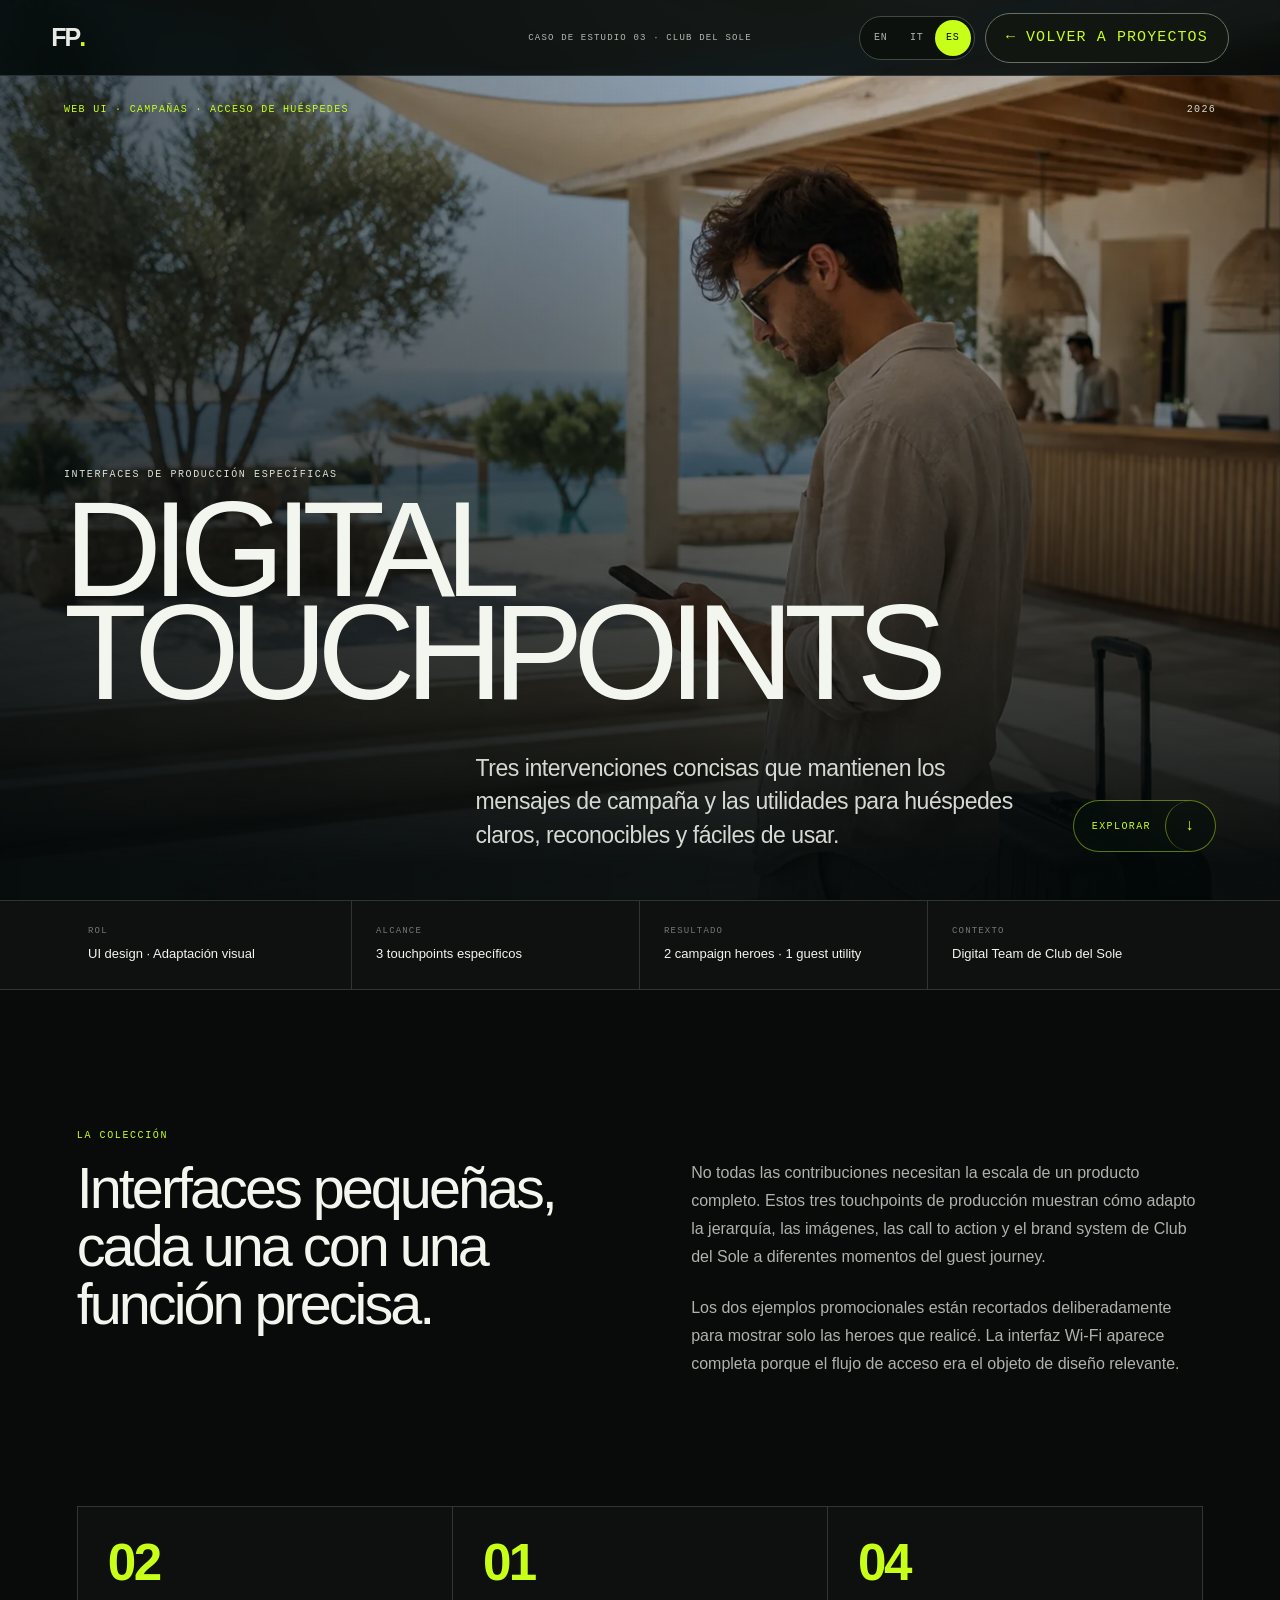
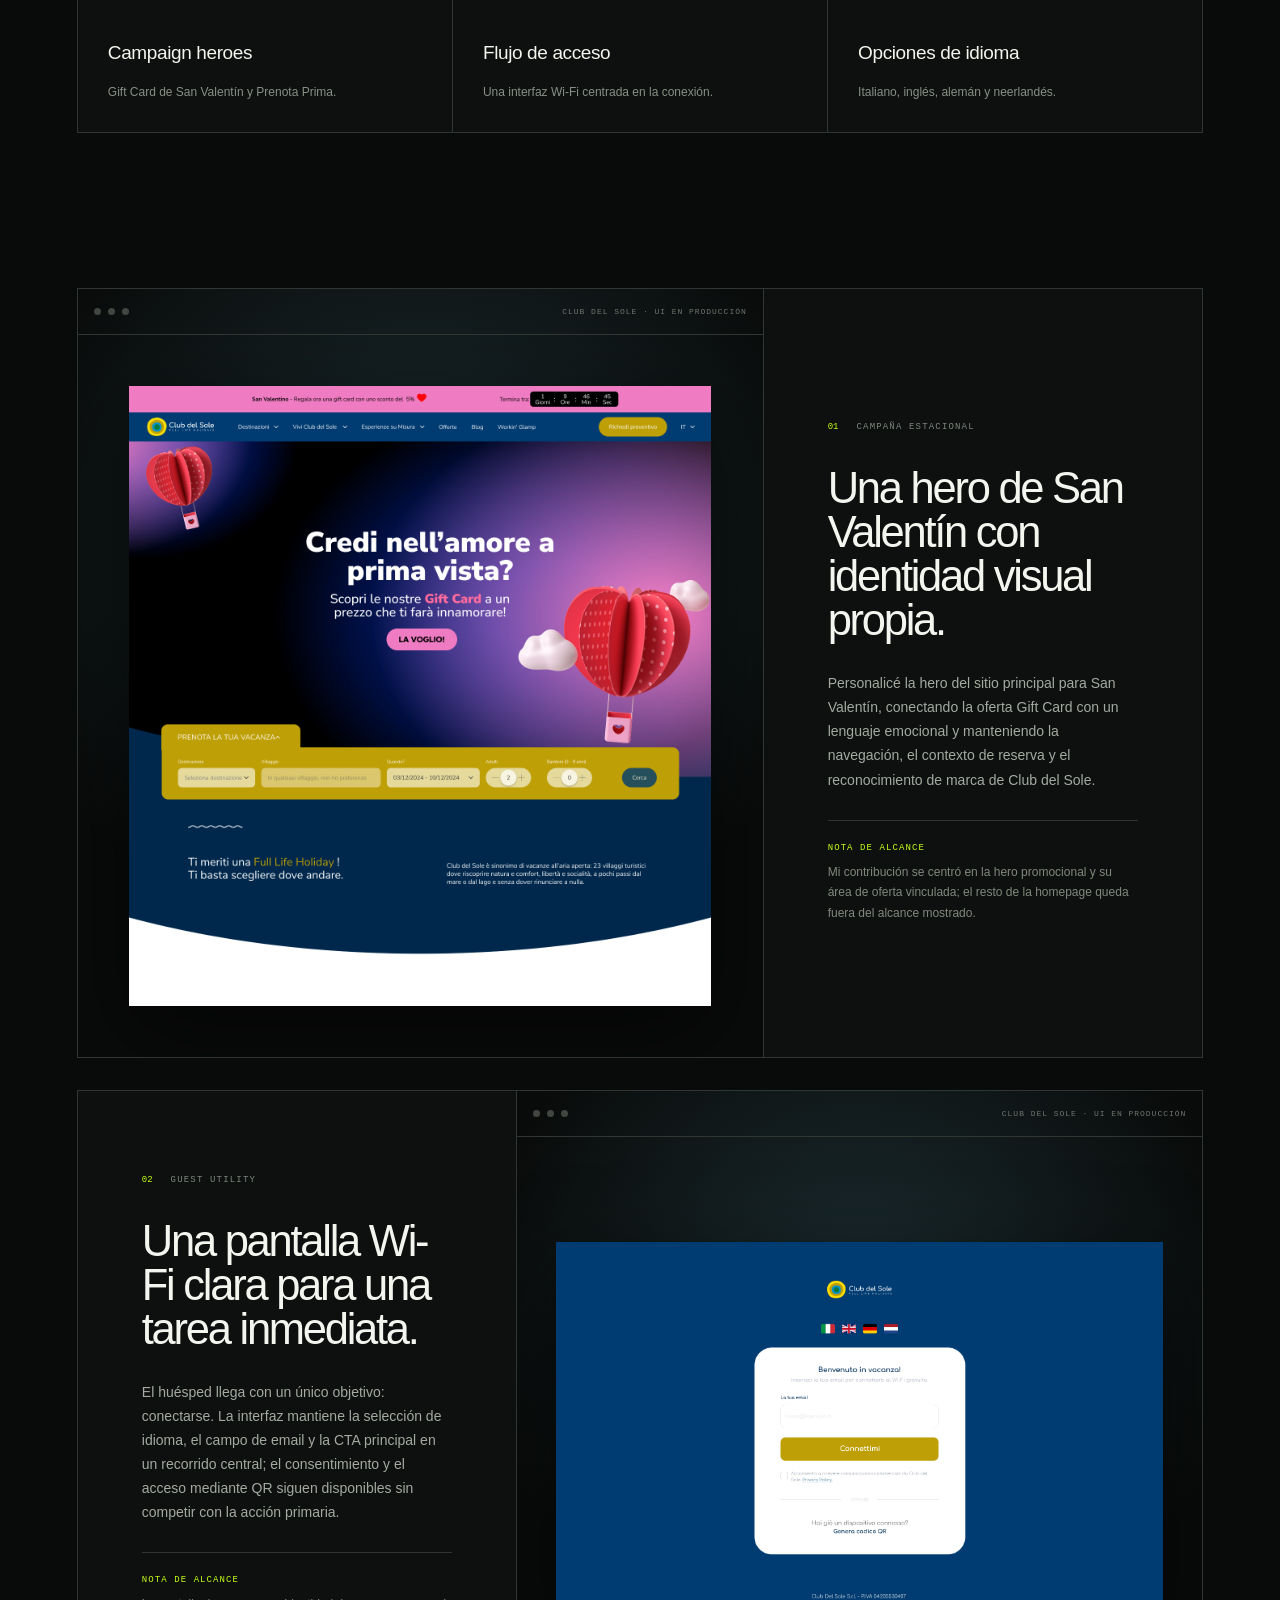
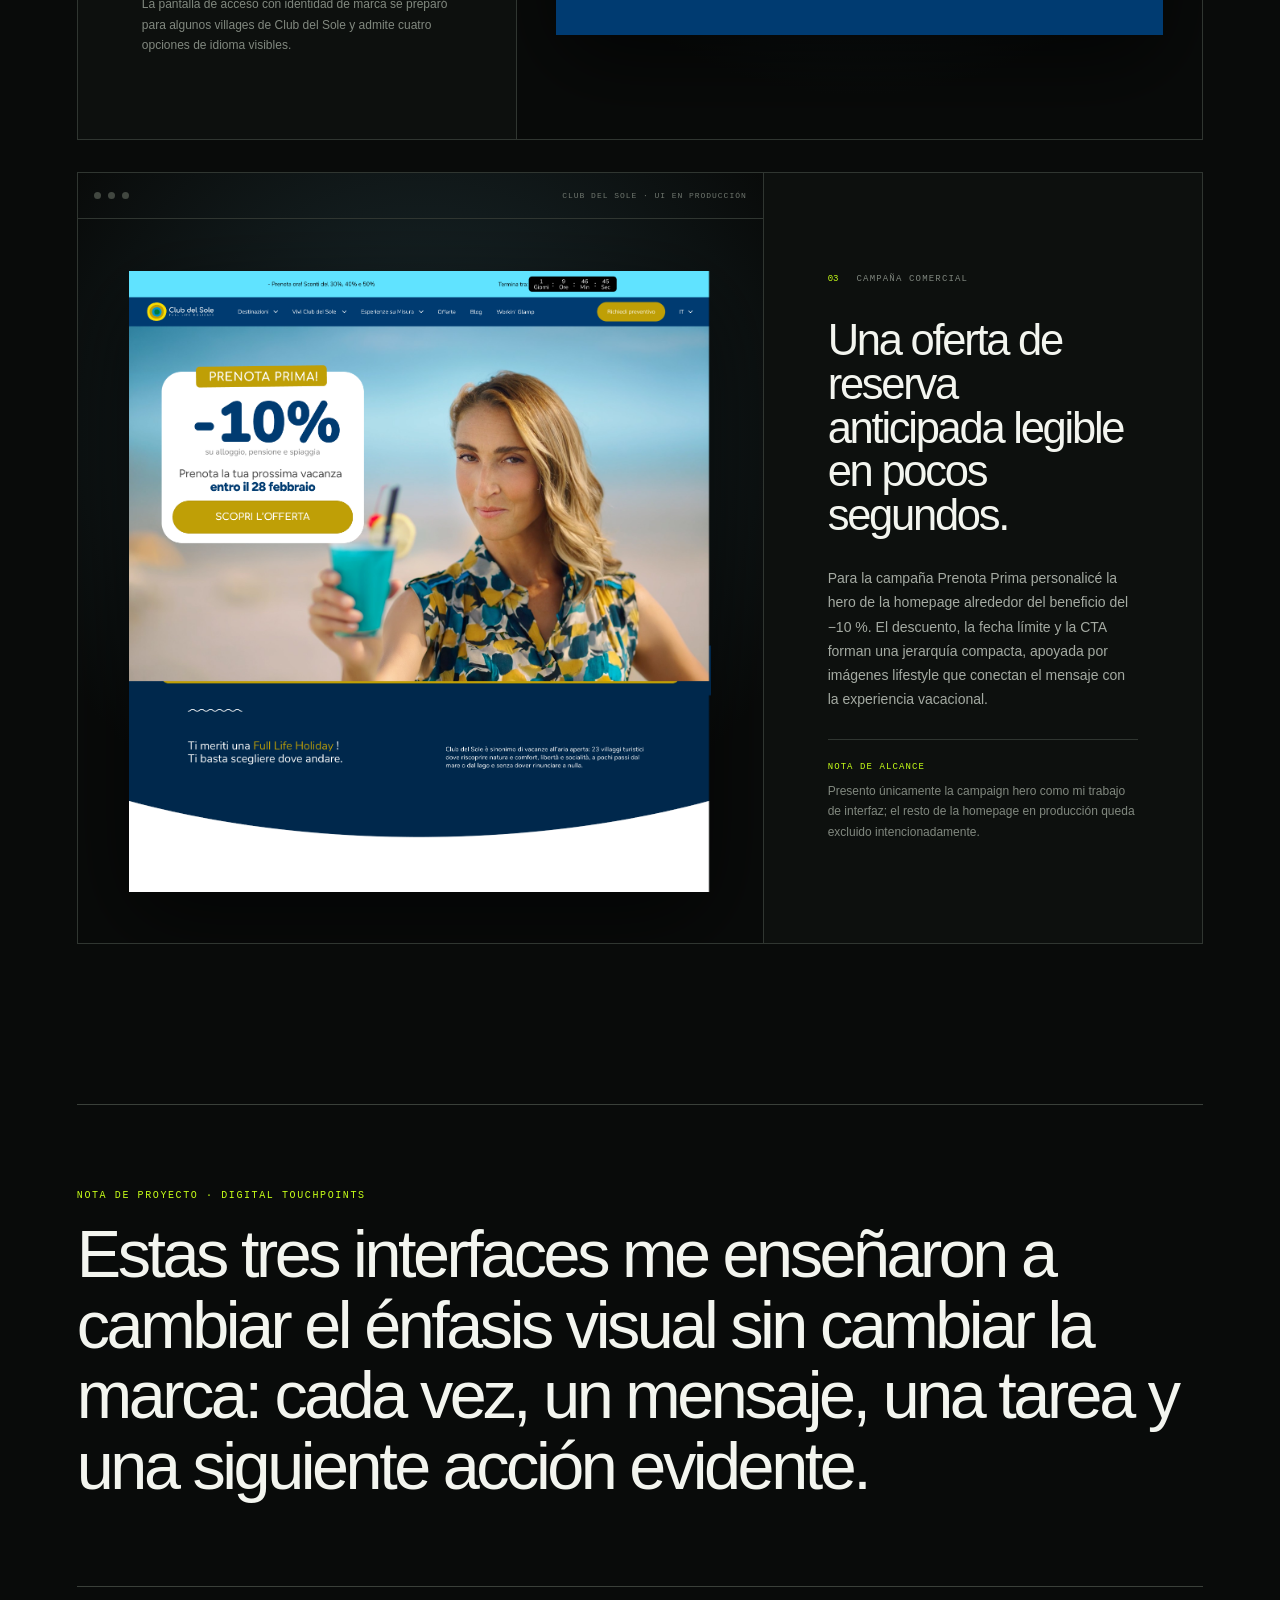
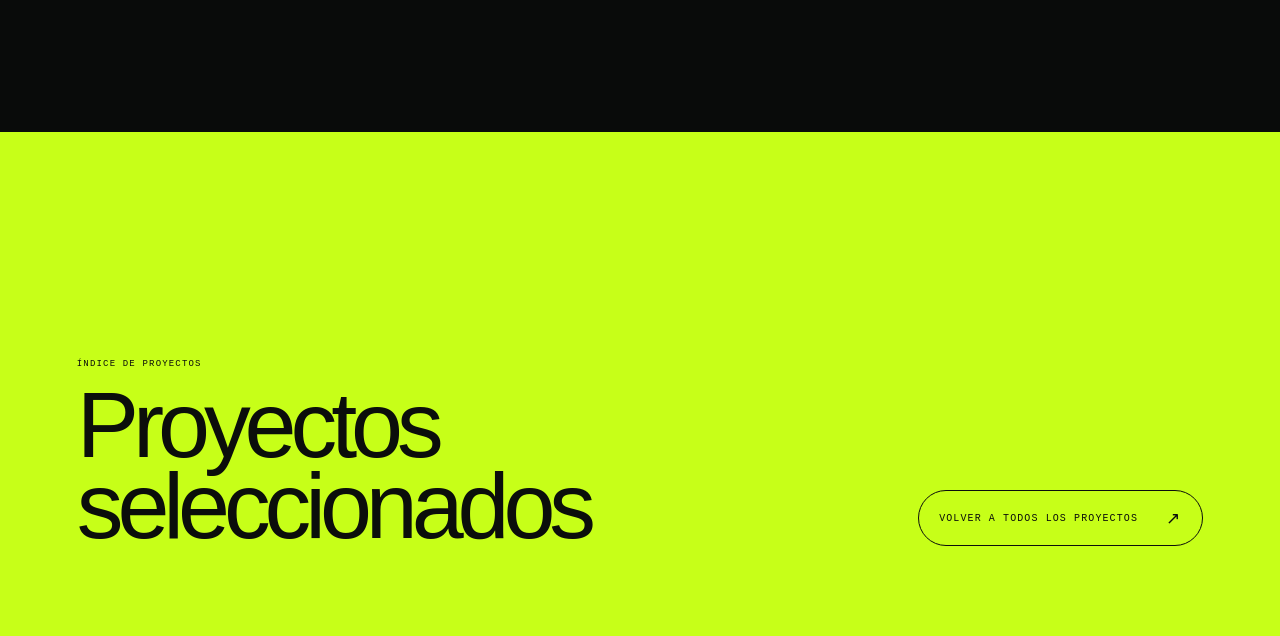
<file: es/work/digital-touchpoints/index.html>
<!DOCTYPE html><html lang="en"><head><meta charSet="utf-8"/><meta name="viewport" content="width=device-width, initial-scale=1"/><link rel="preload" href="/_next/static/media/797e433ab948586e-s.p.08e28id.o-okb.woff2" as="font" crossorigin="" type="font/woff2"/><link rel="preload" href="/_next/static/media/caa3a2e1cccd8315-s.p.09~u27dqhyhd6.woff2" as="font" crossorigin="" type="font/woff2"/><link rel="preload" as="image" href="/projects/touchpoints/digital-touchpoints-hero-photographic-v2.webp"/><link rel="stylesheet" href="/_next/static/chunks/0yqdj-u3j73in.css" data-precedence="next"/><link rel="preload" as="script" fetchPriority="low" href="/_next/static/chunks/0gxwci3e5-ykx.js"/><script src="/_next/static/chunks/125l.7mq080dp.js" async=""></script><script src="/_next/static/chunks/10u3y4bw1ayzs.js" async=""></script><script src="/_next/static/chunks/turbopack-0rf1mnt1vywp0.js" async=""></script><script src="/_next/static/chunks/0fsi8lw5utejl.js" async=""></script><script src="/_next/static/chunks/0d3tkj33oycf2.js" async=""></script><script src="/_next/static/chunks/05i6ezga9.s2r.js" async=""></script><meta name="next-size-adjust" content=""/><title>Digital Touchpoints — Francesco Palermo</title><meta name="description" content="Heroes de campañas e interfaces de acceso diseñadas para contextos reales de Club del Sole."/><meta name="author" content="Francesco Palermo"/><meta name="keywords" content="UI designer,UI/UX designer,responsive design,design systems,hospitality UX,Figma"/><meta name="creator" content="Francesco Palermo"/><meta name="robots" content="index, follow"/><link rel="canonical" href="https://francescopalermo-04.github.io/es/work/digital-touchpoints/"/><link rel="alternate" hrefLang="en-US" href="https://francescopalermo-04.github.io/work/digital-touchpoints/"/><link rel="alternate" hrefLang="it-IT" href="https://francescopalermo-04.github.io/it/work/digital-touchpoints/"/><link rel="alternate" hrefLang="es-ES" href="https://francescopalermo-04.github.io/es/work/digital-touchpoints/"/><meta property="og:title" content="Digital Touchpoints — Francesco Palermo"/><meta property="og:description" content="Heroes de campañas e interfaces de acceso diseñadas para contextos reales de Club del Sole."/><meta property="og:url" content="https://francescopalermo-04.github.io/es/work/digital-touchpoints/"/><meta property="og:locale" content="es_ES"/><meta property="og:image" content="https://francescopalermo-04.github.io/projects/touchpoints/digital-touchpoints-hero-photographic-v2.webp"/><meta property="og:image:width" content="1586"/><meta property="og:image:height" content="992"/><meta property="og:image:alt" content="Huésped utilizando un smartphone en un resort mediterráneo"/><meta name="twitter:card" content="summary_large_image"/><meta name="twitter:title" content="Francesco Palermo — UI Designer"/><meta name="twitter:description" content="Responsive hospitality interfaces, design systems and real-world digital guest experiences."/><meta name="twitter:image" content="https://francescopalermo-04.github.io/social/portfolio-og.webp"/><link rel="shortcut icon" href="/favicon.svg"/><link rel="icon" href="/favicon.svg"/><script src="/_next/static/chunks/03~yq9q893hmn.js" noModule=""></script></head><body class="geist_a71539c9-module__T19VSG__variable geist_mono_8d43a2aa-module__8Li5zG__variable antialiased"><div hidden=""><!--$--><!--/$--></div><main class="caseRoute touchpointsRoute"><nav class="caseNav" aria-label="Navegación del caso de estudio"><a class="logo" href="/es" aria-label="Francesco Palermo, inicio">FP<span>.</span></a><span>Caso de estudio<!-- --> 03 · Club del Sole</span><div class="caseNavActions"><div class="languageSwitcher" role="group" aria-label="Seleccionar idioma"><a href="/work/digital-touchpoints" hrefLang="en" lang="en" aria-label="English">EN</a><a href="/it/work/digital-touchpoints" hrefLang="it" lang="it" aria-label="Italiano">IT</a><a href="/es/work/digital-touchpoints" hrefLang="es" lang="es" aria-label="Español" aria-current="page">ES</a></div><a class="backToWork" href="/es#work" aria-label="Volver a proyectos"><span aria-hidden="true">←</span><span class="backLabel">Volver a proyectos</span></a></div></nav><header class="caseOpening touchpointsOpening"><img alt="Huésped utilizando un smartphone al llegar a un resort mediterráneo" decoding="async" data-nimg="fill" class="caseOpeningImage" style="position:absolute;height:100%;width:100%;left:0;top:0;right:0;bottom:0;color:transparent" src="/projects/touchpoints/digital-touchpoints-hero-photographic-v2.webp"/><div class="caseOpeningShade"></div><div class="caseOpeningMeta"><p>Web UI · Campañas · Acceso de huéspedes</p><span>2026</span></div><div class="caseOpeningTitle"><p>Interfaces de producción específicas</p><h1>Digital<br/>touchpoints</h1><p class="caseOpeningIntro">Tres intervenciones concisas que mantienen los mensajes de campaña y las utilidades para huéspedes claros, reconocibles y fáciles de usar.</p></div><a class="caseScrollCue" href="#overview" aria-label="Empezar el caso de estudio">Explorar<!-- --> <span>↓</span></a></header><section class="caseFactsRoute" aria-label="Datos del proyecto"><div><small>Rol</small><b>UI design · Adaptación visual</b></div><div><small>Alcance</small><b>3 touchpoints específicos</b></div><div><small>Resultado</small><b>2 campaign heroes · 1 guest utility</b></div><div><small>Contexto</small><b>Digital Team de Club del Sole</b></div></section><div class="caseRouteBody touchpointsBody"><section class="caseTextGrid routeIntro" id="overview"><div><p class="caseKicker">La colección</p><h2>Interfaces pequeñas, cada una con una función precisa.</h2></div><div class="caseParagraphs"><p>No todas las contribuciones necesitan la escala de un producto completo. Estos tres touchpoints de producción muestran cómo adapto la jerarquía, las imágenes, las call to action y el brand system de Club del Sole a diferentes momentos del guest journey.</p><p>Los dos ejemplos promocionales están recortados deliberadamente para mostrar solo las heroes que realicé. La interfaz Wi-Fi aparece completa porque el flujo de acceso era el objeto de diseño relevante.</p></div></section><section class="touchpointMetrics" aria-label="Alcance verificado de la colección"><article><strong>02</strong><span>Campaign heroes</span><p>Gift Card de San Valentín y Prenota Prima.</p></article><article><strong>01</strong><span>Flujo de acceso</span><p>Una interfaz Wi-Fi centrada en la conexión.</p></article><article><strong>04</strong><span>Opciones de idioma</span><p>Italiano, inglés, alemán y neerlandés.</p></article></section><section class="touchpointCollection" aria-label="Digital touchpoints seleccionados"><article class="touchpointCase campaign"><div class="touchpointVisual"><div class="touchpointBrowserBar" aria-hidden="true"><i></i><i></i><i></i><span>Club del Sole · UI en producción</span></div><div class="touchpointImageStage"><img alt="Hero promocional de San Valentín personalizada para el sitio de Club del Sole" loading="lazy" width="1440" height="1534" decoding="async" data-nimg="1" style="color:transparent" src="/projects/touchpoints/valentine-hero.webp"/></div></div><div class="touchpointCopy"><div><span>01</span><small>Campaña estacional</small></div><h2>Una hero de San Valentín con identidad visual propia.</h2><p>Personalicé la hero del sitio principal para San Valentín, conectando la oferta Gift Card con un lenguaje emocional y manteniendo la navegación, el contexto de reserva y el reconocimiento de marca de Club del Sole.</p><p class="touchpointScope"><b>Nota de alcance</b>Mi contribución se centró en la hero promocional y su área de oferta vinculada; el resto de la homepage queda fuera del alcance mostrado.</p></div></article><article class="touchpointCase utility"><div class="touchpointVisual"><div class="touchpointBrowserBar" aria-hidden="true"><i></i><i></i><i></i><span>Club del Sole · UI en producción</span></div><div class="touchpointImageStage"><img alt="Interfaz multilingüe de acceso Wi-Fi para huéspedes de Club del Sole" loading="lazy" width="1768" height="1157" decoding="async" data-nimg="1" style="color:transparent" src="/projects/touchpoints/guest-wifi.webp"/></div></div><div class="touchpointCopy"><div><span>02</span><small>Guest utility</small></div><h2>Una pantalla Wi-Fi clara para una tarea inmediata.</h2><p>El huésped llega con un único objetivo: conectarse. La interfaz mantiene la selección de idioma, el campo de email y la CTA principal en un recorrido central; el consentimiento y el acceso mediante QR siguen disponibles sin competir con la acción primaria.</p><p class="touchpointScope"><b>Nota de alcance</b>La pantalla de acceso con identidad de marca se preparó para algunos villages de Club del Sole y admite cuatro opciones de idioma visibles.</p></div></article><article class="touchpointCase campaign"><div class="touchpointVisual"><div class="touchpointBrowserBar" aria-hidden="true"><i></i><i></i><i></i><span>Club del Sole · UI en producción</span></div><div class="touchpointImageStage"><img alt="Hero promocional de reserva anticipada personalizada para el sitio de Club del Sole" loading="lazy" width="1445" height="1541" decoding="async" data-nimg="1" style="color:transparent" src="/projects/touchpoints/book-early-hero.webp"/></div></div><div class="touchpointCopy"><div><span>03</span><small>Campaña comercial</small></div><h2>Una oferta de reserva anticipada legible en pocos segundos.</h2><p>Para la campaña Prenota Prima personalicé la hero de la homepage alrededor del beneficio del −10 %. El descuento, la fecha límite y la CTA forman una jerarquía compacta, apoyada por imágenes lifestyle que conectan el mensaje con la experiencia vacacional.</p><p class="touchpointScope"><b>Nota de alcance</b>Presento únicamente la campaign hero como mi trabajo de interfaz; el resto de la homepage en producción queda excluido intencionadamente.</p></div></article></section><section class="caseTakeawayRoute touchpointsTakeaway"><p class="caseKicker">Nota de proyecto · Digital touchpoints</p><p class="takeawayStatement">Estas tres interfaces me enseñaron a cambiar el énfasis visual sin cambiar la marca: cada vez, un mensaje, una tarea y una siguiente acción evidente.</p></section></div><footer class="caseFooter"><div><span>Índice de proyectos</span><h2>Proyectos seleccionados</h2></div><a class="caseFooterCta" href="/es#work">Volver a todos los proyectos<!-- --> <span>↗</span></a></footer></main><!--$--><!--/$--><script src="/_next/static/chunks/0gxwci3e5-ykx.js" id="_R_" async=""></script><script>(self.__next_f=self.__next_f||[]).push([0])</script><script>self.__next_f.push([1,"1:\"$Sreact.fragment\"\n2:I[39756,[\"/_next/static/chunks/0fsi8lw5utejl.js\",\"/_next/static/chunks/0d3tkj33oycf2.js\"],\"default\"]\n3:I[37457,[\"/_next/static/chunks/0fsi8lw5utejl.js\",\"/_next/static/chunks/0d3tkj33oycf2.js\"],\"default\"]\n4:I[72744,[\"/_next/static/chunks/0fsi8lw5utejl.js\",\"/_next/static/chunks/0d3tkj33oycf2.js\",\"/_next/static/chunks/05i6ezga9.s2r.js\"],\"default\"]\n5:I[49065,[\"/_next/static/chunks/0fsi8lw5utejl.js\",\"/_next/static/chunks/0d3tkj33oycf2.js\",\"/_next/static/chunks/05i6ezga9.s2r.js\"],\"default\"]\n6:I[5500,[\"/_next/static/chunks/0fsi8lw5utejl.js\",\"/_next/static/chunks/0d3tkj33oycf2.js\",\"/_next/static/chunks/05i6ezga9.s2r.js\"],\"Image\"]\nf:I[68027,[\"/_next/static/chunks/0fsi8lw5utejl.js\",\"/_next/static/chunks/0d3tkj33oycf2.js\"],\"default\",1]\n:HL[\"/_next/static/chunks/0yqdj-u3j73in.css\",\"style\"]\n:HL[\"/_next/static/media/797e433ab948586e-s.p.08e28id.o-okb.woff2\",\"font\",{\"crossOrigin\":\"\",\"type\":\"font/woff2\"}]\n:HL[\"/_next/static/media/caa3a2e1cccd8315-s.p.09~u27dqhyhd6.woff2\",\"font\",{\"crossOrigin\":\"\",\"type\":\"font/woff2\"}]\n"])</script><script>self.__next_f.push([1,"0:{\"P\":null,\"c\":[\"\",\"es\",\"work\",\"digital-touchpoints\",\"\"],\"q\":\"\",\"i\":false,\"f\":[[[\"\",{\"children\":[\"es\",{\"children\":[\"work\",{\"children\":[\"digital-touchpoints\",{\"children\":[\"__PAGE__\",{}]}]}]}]},\"$undefined\",\"$undefined\",16],[[\"$\",\"$1\",\"c\",{\"children\":[[[\"$\",\"link\",\"0\",{\"rel\":\"stylesheet\",\"href\":\"/_next/static/chunks/0yqdj-u3j73in.css\",\"precedence\":\"next\",\"crossOrigin\":\"$undefined\",\"nonce\":\"$undefined\"}],[\"$\",\"script\",\"script-0\",{\"src\":\"/_next/static/chunks/0fsi8lw5utejl.js\",\"async\":true,\"nonce\":\"$undefined\"}],[\"$\",\"script\",\"script-1\",{\"src\":\"/_next/static/chunks/0d3tkj33oycf2.js\",\"async\":true,\"nonce\":\"$undefined\"}]],[\"$\",\"html\",null,{\"lang\":\"en\",\"children\":[\"$\",\"body\",null,{\"className\":\"geist_a71539c9-module__T19VSG__variable geist_mono_8d43a2aa-module__8Li5zG__variable antialiased\",\"children\":[\"$\",\"$L2\",null,{\"parallelRouterKey\":\"children\",\"error\":\"$undefined\",\"errorStyles\":\"$undefined\",\"errorScripts\":\"$undefined\",\"template\":[\"$\",\"$L3\",null,{}],\"templateStyles\":\"$undefined\",\"templateScripts\":\"$undefined\",\"notFound\":[[[\"$\",\"title\",null,{\"children\":\"404: This page could not be found.\"}],[\"$\",\"div\",null,{\"style\":{\"fontFamily\":\"system-ui,\\\"Segoe UI\\\",Roboto,Helvetica,Arial,sans-serif,\\\"Apple Color Emoji\\\",\\\"Segoe UI Emoji\\\"\",\"height\":\"100vh\",\"textAlign\":\"center\",\"display\":\"flex\",\"flexDirection\":\"column\",\"alignItems\":\"center\",\"justifyContent\":\"center\"},\"children\":[\"$\",\"div\",null,{\"children\":[[\"$\",\"style\",null,{\"dangerouslySetInnerHTML\":{\"__html\":\"body{color:#000;background:#fff;margin:0}.next-error-h1{border-right:1px solid rgba(0,0,0,.3)}@media (prefers-color-scheme:dark){body{color:#fff;background:#000}.next-error-h1{border-right:1px solid rgba(255,255,255,.3)}}\"}}],[\"$\",\"h1\",null,{\"className\":\"next-error-h1\",\"style\":{\"display\":\"inline-block\",\"margin\":\"0 20px 0 0\",\"padding\":\"0 23px 0 0\",\"fontSize\":24,\"fontWeight\":500,\"verticalAlign\":\"top\",\"lineHeight\":\"49px\"},\"children\":404}],[\"$\",\"div\",null,{\"style\":{\"display\":\"inline-block\"},\"children\":[\"$\",\"h2\",null,{\"style\":{\"fontSize\":14,\"fontWeight\":400,\"lineHeight\":\"49px\",\"margin\":0},\"children\":\"This page could not be found.\"}]}]]}]}]],[]],\"forbidden\":\"$undefined\",\"unauthorized\":\"$undefined\"}]}]}]]}],{\"children\":[[\"$\",\"$1\",\"c\",{\"children\":[null,[\"$\",\"$L2\",null,{\"parallelRouterKey\":\"children\",\"error\":\"$undefined\",\"errorStyles\":\"$undefined\",\"errorScripts\":\"$undefined\",\"template\":[\"$\",\"$L3\",null,{}],\"templateStyles\":\"$undefined\",\"templateScripts\":\"$undefined\",\"notFound\":\"$undefined\",\"forbidden\":\"$undefined\",\"unauthorized\":\"$undefined\"}]]}],{\"children\":[[\"$\",\"$1\",\"c\",{\"children\":[null,[\"$\",\"$L2\",null,{\"parallelRouterKey\":\"children\",\"error\":\"$undefined\",\"errorStyles\":\"$undefined\",\"errorScripts\":\"$undefined\",\"template\":[\"$\",\"$L3\",null,{}],\"templateStyles\":\"$undefined\",\"templateScripts\":\"$undefined\",\"notFound\":\"$undefined\",\"forbidden\":\"$undefined\",\"unauthorized\":\"$undefined\"}]]}],{\"children\":[[\"$\",\"$1\",\"c\",{\"children\":[null,[\"$\",\"$L2\",null,{\"parallelRouterKey\":\"children\",\"error\":\"$undefined\",\"errorStyles\":\"$undefined\",\"errorScripts\":\"$undefined\",\"template\":[\"$\",\"$L3\",null,{}],\"templateStyles\":\"$undefined\",\"templateScripts\":\"$undefined\",\"notFound\":\"$undefined\",\"forbidden\":\"$undefined\",\"unauthorized\":\"$undefined\"}]]}],{\"children\":[[\"$\",\"$1\",\"c\",{\"children\":[[\"$\",\"main\",null,{\"className\":\"caseRoute touchpointsRoute\",\"children\":[[\"$\",\"$L4\",null,{}],[\"$\",\"nav\",null,{\"className\":\"caseNav\",\"aria-label\":\"Navegación del caso de estudio\",\"children\":[[\"$\",\"a\",null,{\"className\":\"logo\",\"href\":\"/es\",\"aria-label\":\"Francesco Palermo, inicio\",\"children\":[\"FP\",[\"$\",\"span\",null,{\"children\":\".\"}]]}],[\"$\",\"span\",null,{\"children\":[\"Caso de estudio\",\" 03 · Club del Sole\"]}],[\"$\",\"div\",null,{\"className\":\"caseNavActions\",\"children\":[[\"$\",\"$L5\",null,{\"locale\":\"es\",\"path\":\"/work/digital-touchpoints\"}],[\"$\",\"a\",null,{\"className\":\"backToWork\",\"href\":\"/es#work\",\"aria-label\":\"Volver a proyectos\",\"children\":[[\"$\",\"span\",null,{\"aria-hidden\":\"true\",\"children\":\"←\"}],[\"$\",\"span\",null,{\"className\":\"backLabel\",\"children\":\"Volver a proyectos\"}]]}]]}]]}],[\"$\",\"header\",null,{\"className\":\"caseOpening touchpointsOpening\",\"children\":[[\"$\",\"$L6\",null,{\"unoptimized\":true,\"className\":\"caseOpeningImage\",\"src\":\"/projects/touchpoints/digital-touchpoints-hero-photographic-v2.webp\",\"alt\":\"Huésped utilizando un smartphone al llegar a un resort mediterráneo\",\"fill\":true,\"priority\":true,\"sizes\":\"100vw\"}],[\"$\",\"div\",null,{\"className\":\"caseOpeningShade\"}],[\"$\",\"div\",null,{\"className\":\"caseOpeningMeta\",\"children\":[[\"$\",\"p\",null,{\"children\":\"Web UI · Campañas · Acceso de huéspedes\"}],[\"$\",\"span\",null,{\"children\":\"2026\"}]]}],[\"$\",\"div\",null,{\"className\":\"caseOpeningTitle\",\"children\":[[\"$\",\"p\",null,{\"children\":\"Interfaces de producción específicas\"}],[\"$\",\"h1\",null,{\"children\":[\"Digital\",[\"$\",\"br\",null,{}],\"touchpoints\"]}],[\"$\",\"p\",null,{\"className\":\"caseOpeningIntro\",\"children\":\"Tres intervenciones concisas que mantienen los mensajes de campaña y las utilidades para huéspedes claros, reconocibles y fáciles de usar.\"}]]}],[\"$\",\"a\",null,{\"className\":\"caseScrollCue\",\"href\":\"#overview\",\"aria-label\":\"Empezar el caso de estudio\",\"children\":[\"Explorar\",\" \",\"$L7\"]}]]}],\"$L8\",\"$L9\",\"$La\"]}],[\"$Lb\"],\"$Lc\"]}],{},null,false,null]},null,false,\"$@d\"]},null,false,\"$@d\"]},null,false,\"$@d\"]},null,false,null],\"$Le\",false]],\"m\":\"$undefined\",\"G\":[\"$f\",[\"$L10\"]],\"S\":true,\"h\":null,\"s\":\"$undefined\",\"l\":\"$undefined\",\"p\":\"$undefined\",\"d\":\"$undefined\",\"b\":\"7Qss_ygE7OAGA9AN3r-c6\"}\n"])</script><script>self.__next_f.push([1,"14:I[97367,[\"/_next/static/chunks/0fsi8lw5utejl.js\",\"/_next/static/chunks/0d3tkj33oycf2.js\"],\"OutletBoundary\"]\n15:\"$Sreact.suspense\"\n18:I[97367,[\"/_next/static/chunks/0fsi8lw5utejl.js\",\"/_next/static/chunks/0d3tkj33oycf2.js\"],\"ViewportBoundary\"]\n1a:I[97367,[\"/_next/static/chunks/0fsi8lw5utejl.js\",\"/_next/static/chunks/0d3tkj33oycf2.js\"],\"MetadataBoundary\"]\n7:[\"$\",\"span\",null,{\"children\":\"↓\"}]\n8:[\"$\",\"section\",null,{\"className\":\"caseFactsRoute\",\"aria-label\":\"Datos del proyecto\",\"children\":[[\"$\",\"div\",\"Rol\",{\"children\":[[\"$\",\"small\",null,{\"children\":\"Rol\"}],[\"$\",\"b\",null,{\"children\":\"UI design · Adaptación visual\"}]]}],[\"$\",\"div\",\"Alcance\",{\"children\":[[\"$\",\"small\",null,{\"children\":\"Alcance\"}],[\"$\",\"b\",null,{\"children\":\"3 touchpoints específicos\"}]]}],[\"$\",\"div\",\"Resultado\",{\"children\":[[\"$\",\"small\",null,{\"children\":\"Resultado\"}],[\"$\",\"b\",null,{\"children\":\"2 campaign heroes · 1 guest utility\"}]]}],[\"$\",\"div\",\"Contexto\",{\"children\":[[\"$\",\"small\",null,{\"children\":\"Contexto\"}],[\"$\",\"b\",null,{\"children\":\"Digital Team de Club del Sole\"}]]}]]}]\n"])</script><script>self.__next_f.push([1,"9:[\"$\",\"div\",null,{\"className\":\"caseRouteBody touchpointsBody\",\"children\":[[\"$\",\"section\",null,{\"className\":\"caseTextGrid routeIntro\",\"id\":\"overview\",\"children\":[[\"$\",\"div\",null,{\"children\":[[\"$\",\"p\",null,{\"className\":\"caseKicker\",\"children\":\"La colección\"}],[\"$\",\"h2\",null,{\"children\":\"Interfaces pequeñas, cada una con una función precisa.\"}]]}],[\"$\",\"div\",null,{\"className\":\"caseParagraphs\",\"children\":[[\"$\",\"p\",\"No todas las contribuciones necesitan la escala de un producto completo. Estos tres touchpoints de producción muestran cómo adapto la jerarquía, las imágenes, las call to action y el brand system de Club del Sole a diferentes momentos del guest journey.\",{\"children\":\"No todas las contribuciones necesitan la escala de un producto completo. Estos tres touchpoints de producción muestran cómo adapto la jerarquía, las imágenes, las call to action y el brand system de Club del Sole a diferentes momentos del guest journey.\"}],[\"$\",\"p\",\"Los dos ejemplos promocionales están recortados deliberadamente para mostrar solo las heroes que realicé. La interfaz Wi-Fi aparece completa porque el flujo de acceso era el objeto de diseño relevante.\",{\"children\":\"Los dos ejemplos promocionales están recortados deliberadamente para mostrar solo las heroes que realicé. La interfaz Wi-Fi aparece completa porque el flujo de acceso era el objeto de diseño relevante.\"}]]}]]}],[\"$\",\"section\",null,{\"className\":\"touchpointMetrics\",\"aria-label\":\"Alcance verificado de la colección\",\"children\":[[\"$\",\"article\",\"Campaign heroes\",{\"children\":[[\"$\",\"strong\",null,{\"children\":\"02\"}],[\"$\",\"span\",null,{\"children\":\"Campaign heroes\"}],[\"$\",\"p\",null,{\"children\":\"Gift Card de San Valentín y Prenota Prima.\"}]]}],[\"$\",\"article\",\"Flujo de acceso\",{\"children\":[[\"$\",\"strong\",null,{\"children\":\"01\"}],[\"$\",\"span\",null,{\"children\":\"Flujo de acceso\"}],[\"$\",\"p\",null,{\"children\":\"Una interfaz Wi-Fi centrada en la conexión.\"}]]}],[\"$\",\"article\",\"Opciones de idioma\",{\"children\":[[\"$\",\"strong\",null,{\"children\":\"04\"}],[\"$\",\"span\",null,{\"children\":\"Opciones de idioma\"}],[\"$\",\"p\",null,{\"children\":\"Italiano, inglés, alemán y neerlandés.\"}]]}]]}],[\"$\",\"section\",null,{\"className\":\"touchpointCollection\",\"aria-label\":\"Digital touchpoints seleccionados\",\"children\":[[\"$\",\"article\",\"01\",{\"className\":\"touchpointCase campaign\",\"children\":[[\"$\",\"div\",null,{\"className\":\"touchpointVisual\",\"children\":[[\"$\",\"div\",null,{\"className\":\"touchpointBrowserBar\",\"aria-hidden\":\"true\",\"children\":[[\"$\",\"i\",null,{}],[\"$\",\"i\",null,{}],[\"$\",\"i\",null,{}],[\"$\",\"span\",null,{\"children\":\"Club del Sole · UI en producción\"}]]}],[\"$\",\"div\",null,{\"className\":\"touchpointImageStage\",\"children\":[\"$\",\"$L6\",null,{\"unoptimized\":true,\"src\":\"/projects/touchpoints/valentine-hero.webp\",\"alt\":\"Hero promocional de San Valentín personalizada para el sitio de Club del Sole\",\"width\":1440,\"height\":1534,\"sizes\":\"(max-width: 900px) 82vw, 48vw\"}]}]]}],[\"$\",\"div\",null,{\"className\":\"touchpointCopy\",\"children\":[[\"$\",\"div\",null,{\"children\":[[\"$\",\"span\",null,{\"children\":\"01\"}],[\"$\",\"small\",null,{\"children\":\"Campaña estacional\"}]]}],[\"$\",\"h2\",null,{\"children\":\"Una hero de San Valentín con identidad visual propia.\"}],[\"$\",\"p\",null,{\"children\":\"Personalicé la hero del sitio principal para San Valentín, conectando la oferta Gift Card con un lenguaje emocional y manteniendo la navegación, el contexto de reserva y el reconocimiento de marca de Club del Sole.\"}],[\"$\",\"p\",null,{\"className\":\"touchpointScope\",\"children\":[[\"$\",\"b\",null,{\"children\":\"Nota de alcance\"}],\"Mi contribución se centró en la hero promocional y su área de oferta vinculada; el resto de la homepage queda fuera del alcance mostrado.\"]}]]}]]}],[\"$\",\"article\",\"02\",{\"className\":\"touchpointCase utility\",\"children\":[[\"$\",\"div\",null,{\"className\":\"touchpointVisual\",\"children\":[[\"$\",\"div\",null,{\"className\":\"touchpointBrowserBar\",\"aria-hidden\":\"true\",\"children\":[[\"$\",\"i\",null,{}],[\"$\",\"i\",null,{}],[\"$\",\"i\",null,{}],[\"$\",\"span\",null,{\"children\":\"Club del Sole · UI en producción\"}]]}],[\"$\",\"div\",null,{\"className\":\"touchpointImageStage\",\"children\":[\"$\",\"$L6\",null,{\"unoptimized\":true,\"src\":\"/projects/touchpoints/guest-wifi.webp\",\"alt\":\"Interfaz multilingüe de acceso Wi-Fi para huéspedes de Club del Sole\",\"width\":1768,\"height\":1157,\"sizes\":\"(max-width: 900px) 92vw, 58vw\"}]}]]}],\"$L11\"]}],\"$L12\"]}],\"$L13\"]}]\n"])</script><script>self.__next_f.push([1,"a:[\"$\",\"footer\",null,{\"className\":\"caseFooter\",\"children\":[[\"$\",\"div\",null,{\"children\":[[\"$\",\"span\",null,{\"children\":\"Índice de proyectos\"}],[\"$\",\"h2\",null,{\"children\":\"Proyectos seleccionados\"}]]}],[\"$\",\"a\",null,{\"className\":\"caseFooterCta\",\"href\":\"/es#work\",\"children\":[\"Volver a todos los proyectos\",\" \",[\"$\",\"span\",null,{\"children\":\"↗\"}]]}]]}]\nb:[\"$\",\"script\",\"script-0\",{\"src\":\"/_next/static/chunks/05i6ezga9.s2r.js\",\"async\":true,\"nonce\":\"$undefined\"}]\nc:[\"$\",\"$L14\",null,{\"children\":[\"$\",\"$15\",null,{\"name\":\"Next.MetadataOutlet\",\"children\":\"$@16\"}]}]\n17:[]\nd:\"$W17\"\ne:[\"$\",\"$1\",\"h\",{\"children\":[null,[\"$\",\"$L18\",null,{\"children\":\"$L19\"}],[\"$\",\"div\",null,{\"hidden\":true,\"children\":[\"$\",\"$L1a\",null,{\"children\":[\"$\",\"$15\",null,{\"name\":\"Next.Metadata\",\"children\":\"$L1b\"}]}]}],[\"$\",\"meta\",null,{\"name\":\"next-size-adjust\",\"content\":\"\"}]]}]\n10:[\"$\",\"link\",\"0\",{\"rel\":\"stylesheet\",\"href\":\"/_next/static/chunks/0yqdj-u3j73in.css\",\"precedence\":\"next\",\"crossOrigin\":\"$undefined\",\"nonce\":\"$undefined\"}]\n"])</script><script>self.__next_f.push([1,"11:[\"$\",\"div\",null,{\"className\":\"touchpointCopy\",\"children\":[[\"$\",\"div\",null,{\"children\":[[\"$\",\"span\",null,{\"children\":\"02\"}],[\"$\",\"small\",null,{\"children\":\"Guest utility\"}]]}],[\"$\",\"h2\",null,{\"children\":\"Una pantalla Wi-Fi clara para una tarea inmediata.\"}],[\"$\",\"p\",null,{\"children\":\"El huésped llega con un único objetivo: conectarse. La interfaz mantiene la selección de idioma, el campo de email y la CTA principal en un recorrido central; el consentimiento y el acceso mediante QR siguen disponibles sin competir con la acción primaria.\"}],[\"$\",\"p\",null,{\"className\":\"touchpointScope\",\"children\":[[\"$\",\"b\",null,{\"children\":\"Nota de alcance\"}],\"La pantalla de acceso con identidad de marca se preparó para algunos villages de Club del Sole y admite cuatro opciones de idioma visibles.\"]}]]}]\n"])</script><script>self.__next_f.push([1,"12:[\"$\",\"article\",\"03\",{\"className\":\"touchpointCase campaign\",\"children\":[[\"$\",\"div\",null,{\"className\":\"touchpointVisual\",\"children\":[[\"$\",\"div\",null,{\"className\":\"touchpointBrowserBar\",\"aria-hidden\":\"true\",\"children\":[[\"$\",\"i\",null,{}],[\"$\",\"i\",null,{}],[\"$\",\"i\",null,{}],[\"$\",\"span\",null,{\"children\":\"Club del Sole · UI en producción\"}]]}],[\"$\",\"div\",null,{\"className\":\"touchpointImageStage\",\"children\":[\"$\",\"$L6\",null,{\"unoptimized\":true,\"src\":\"/projects/touchpoints/book-early-hero.webp\",\"alt\":\"Hero promocional de reserva anticipada personalizada para el sitio de Club del Sole\",\"width\":1445,\"height\":1541,\"sizes\":\"(max-width: 900px) 82vw, 48vw\"}]}]]}],[\"$\",\"div\",null,{\"className\":\"touchpointCopy\",\"children\":[[\"$\",\"div\",null,{\"children\":[[\"$\",\"span\",null,{\"children\":\"03\"}],[\"$\",\"small\",null,{\"children\":\"Campaña comercial\"}]]}],[\"$\",\"h2\",null,{\"children\":\"Una oferta de reserva anticipada legible en pocos segundos.\"}],[\"$\",\"p\",null,{\"children\":\"Para la campaña Prenota Prima personalicé la hero de la homepage alrededor del beneficio del −10 %. El descuento, la fecha límite y la CTA forman una jerarquía compacta, apoyada por imágenes lifestyle que conectan el mensaje con la experiencia vacacional.\"}],[\"$\",\"p\",null,{\"className\":\"touchpointScope\",\"children\":[[\"$\",\"b\",null,{\"children\":\"Nota de alcance\"}],\"Presento únicamente la campaign hero como mi trabajo de interfaz; el resto de la homepage en producción queda excluido intencionadamente.\"]}]]}]]}]\n"])</script><script>self.__next_f.push([1,"13:[\"$\",\"section\",null,{\"className\":\"caseTakeawayRoute touchpointsTakeaway\",\"children\":[[\"$\",\"p\",null,{\"className\":\"caseKicker\",\"children\":\"Nota de proyecto · Digital touchpoints\"}],[\"$\",\"p\",null,{\"className\":\"takeawayStatement\",\"children\":\"Estas tres interfaces me enseñaron a cambiar el énfasis visual sin cambiar la marca: cada vez, un mensaje, una tarea y una siguiente acción evidente.\"}]]}]\n"])</script><script>self.__next_f.push([1,"19:[[\"$\",\"meta\",\"0\",{\"charSet\":\"utf-8\"}],[\"$\",\"meta\",\"1\",{\"name\":\"viewport\",\"content\":\"width=device-width, initial-scale=1\"}]]\n"])</script><script>self.__next_f.push([1,"1c:I[27201,[\"/_next/static/chunks/0fsi8lw5utejl.js\",\"/_next/static/chunks/0d3tkj33oycf2.js\"],\"IconMark\"]\n16:null\n"])</script><script>self.__next_f.push([1,"1b:[[\"$\",\"title\",\"0\",{\"children\":\"Digital Touchpoints — Francesco Palermo\"}],[\"$\",\"meta\",\"1\",{\"name\":\"description\",\"content\":\"Heroes de campañas e interfaces de acceso diseñadas para contextos reales de Club del Sole.\"}],[\"$\",\"meta\",\"2\",{\"name\":\"author\",\"content\":\"Francesco Palermo\"}],[\"$\",\"meta\",\"3\",{\"name\":\"keywords\",\"content\":\"UI designer,UI/UX designer,responsive design,design systems,hospitality UX,Figma\"}],[\"$\",\"meta\",\"4\",{\"name\":\"creator\",\"content\":\"Francesco Palermo\"}],[\"$\",\"meta\",\"5\",{\"name\":\"robots\",\"content\":\"index, follow\"}],[\"$\",\"link\",\"6\",{\"rel\":\"canonical\",\"href\":\"https://francescopalermo-04.github.io/es/work/digital-touchpoints/\"}],[\"$\",\"link\",\"7\",{\"rel\":\"alternate\",\"hrefLang\":\"en-US\",\"href\":\"https://francescopalermo-04.github.io/work/digital-touchpoints/\"}],[\"$\",\"link\",\"8\",{\"rel\":\"alternate\",\"hrefLang\":\"it-IT\",\"href\":\"https://francescopalermo-04.github.io/it/work/digital-touchpoints/\"}],[\"$\",\"link\",\"9\",{\"rel\":\"alternate\",\"hrefLang\":\"es-ES\",\"href\":\"https://francescopalermo-04.github.io/es/work/digital-touchpoints/\"}],[\"$\",\"meta\",\"10\",{\"property\":\"og:title\",\"content\":\"Digital Touchpoints — Francesco Palermo\"}],[\"$\",\"meta\",\"11\",{\"property\":\"og:description\",\"content\":\"Heroes de campañas e interfaces de acceso diseñadas para contextos reales de Club del Sole.\"}],[\"$\",\"meta\",\"12\",{\"property\":\"og:url\",\"content\":\"https://francescopalermo-04.github.io/es/work/digital-touchpoints/\"}],[\"$\",\"meta\",\"13\",{\"property\":\"og:locale\",\"content\":\"es_ES\"}],[\"$\",\"meta\",\"14\",{\"property\":\"og:image\",\"content\":\"https://francescopalermo-04.github.io/projects/touchpoints/digital-touchpoints-hero-photographic-v2.webp\"}],[\"$\",\"meta\",\"15\",{\"property\":\"og:image:width\",\"content\":\"1586\"}],[\"$\",\"meta\",\"16\",{\"property\":\"og:image:height\",\"content\":\"992\"}],[\"$\",\"meta\",\"17\",{\"property\":\"og:image:alt\",\"content\":\"Huésped utilizando un smartphone en un resort mediterráneo\"}],[\"$\",\"meta\",\"18\",{\"name\":\"twitter:card\",\"content\":\"summary_large_image\"}],[\"$\",\"meta\",\"19\",{\"name\":\"twitter:title\",\"content\":\"Francesco Palermo — UI Designer\"}],[\"$\",\"meta\",\"20\",{\"name\":\"twitter:description\",\"content\":\"Responsive hospitality interfaces, design systems and real-world digital guest experiences.\"}],[\"$\",\"meta\",\"21\",{\"name\":\"twitter:image\",\"content\":\"https://francescopalermo-04.github.io/social/portfolio-og.webp\"}],[\"$\",\"link\",\"22\",{\"rel\":\"shortcut icon\",\"href\":\"/favicon.svg\"}],[\"$\",\"link\",\"23\",{\"rel\":\"icon\",\"href\":\"/favicon.svg\"}],[\"$\",\"$L1c\",\"24\",{}]]\n"])</script></body></html>
</file>
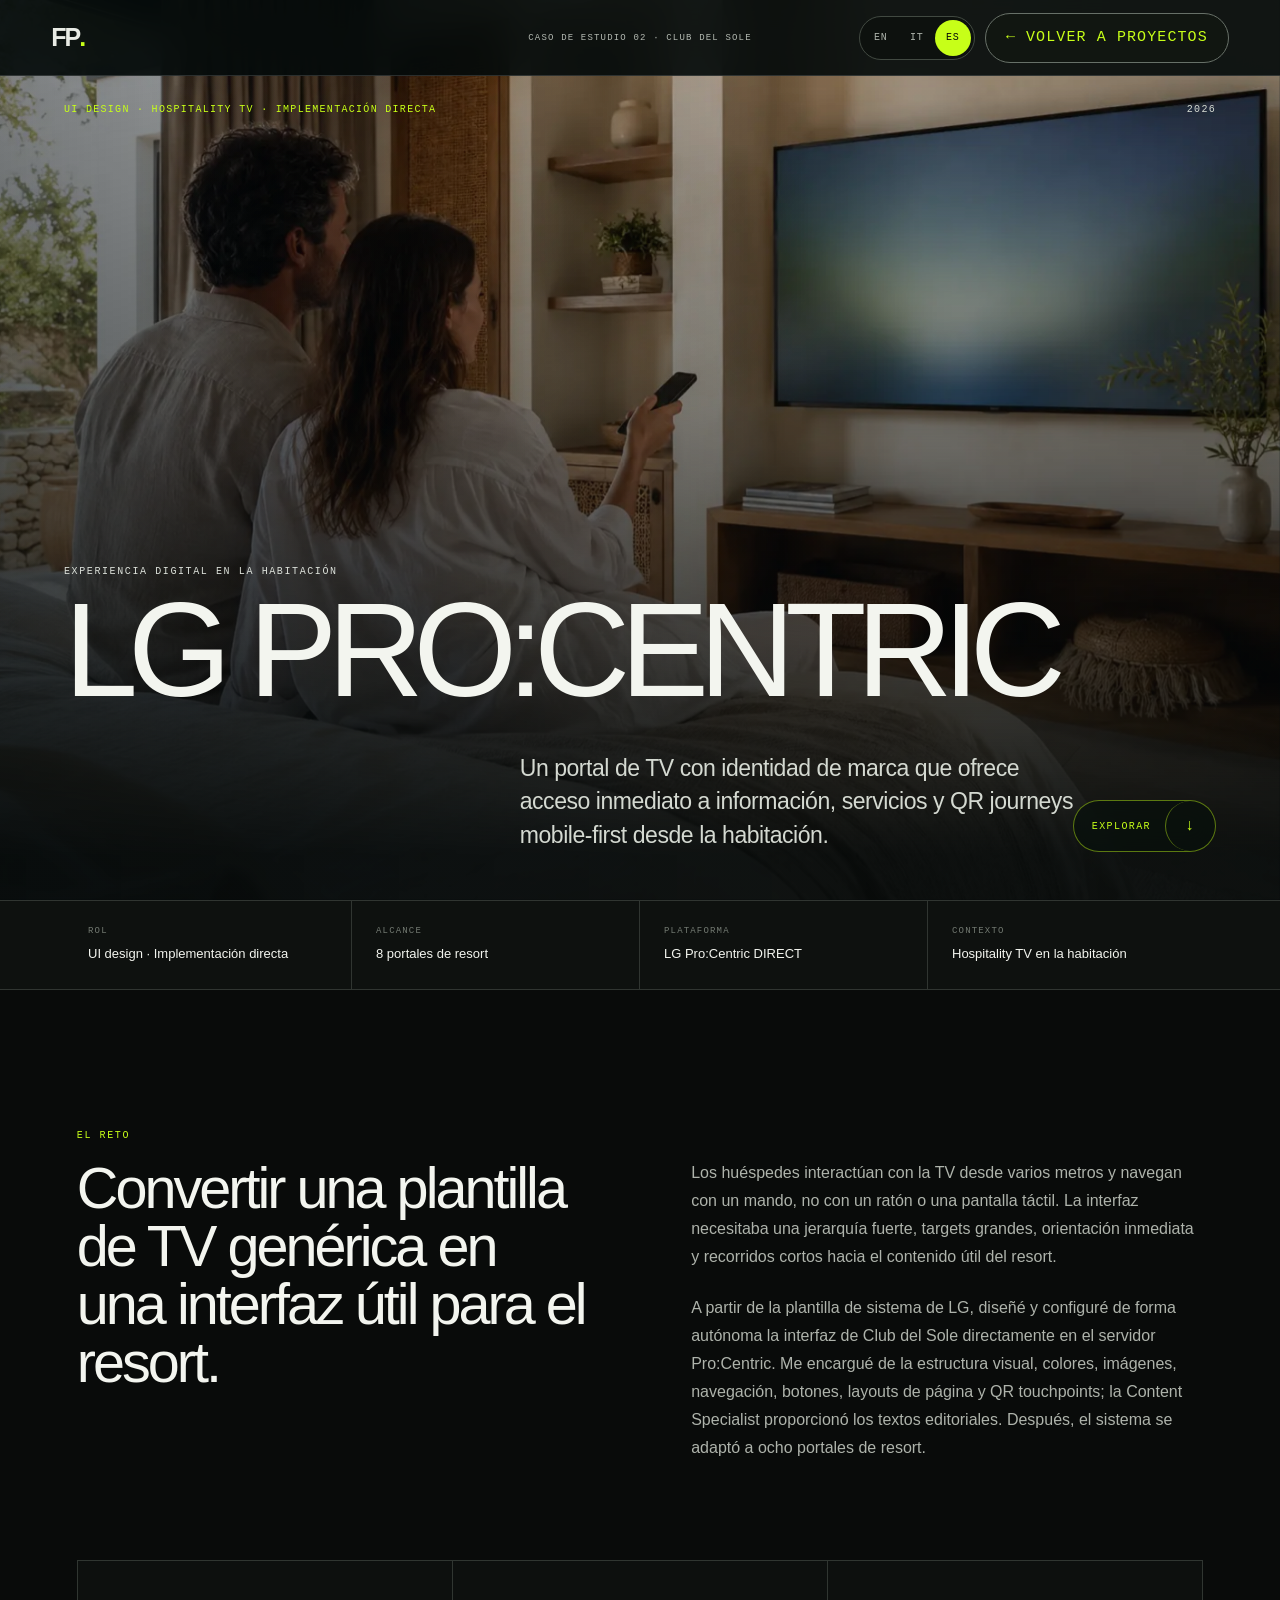
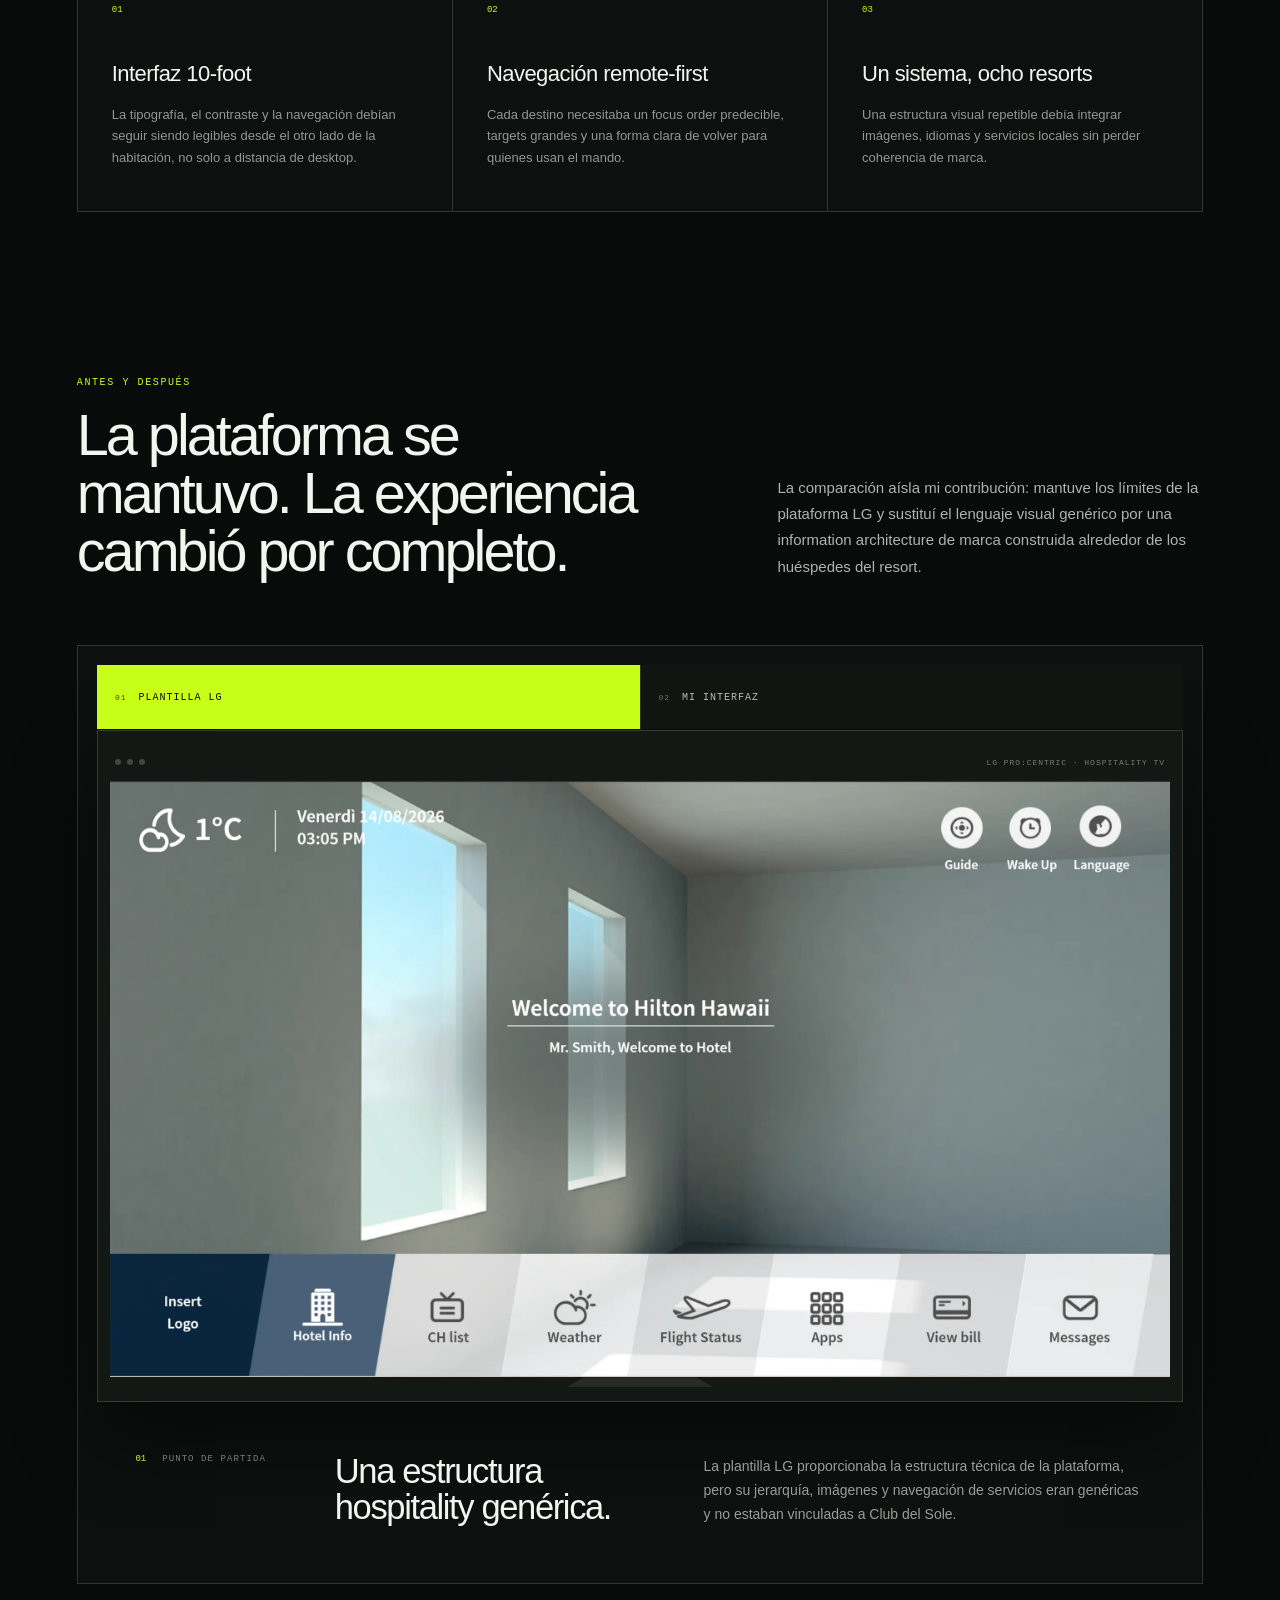
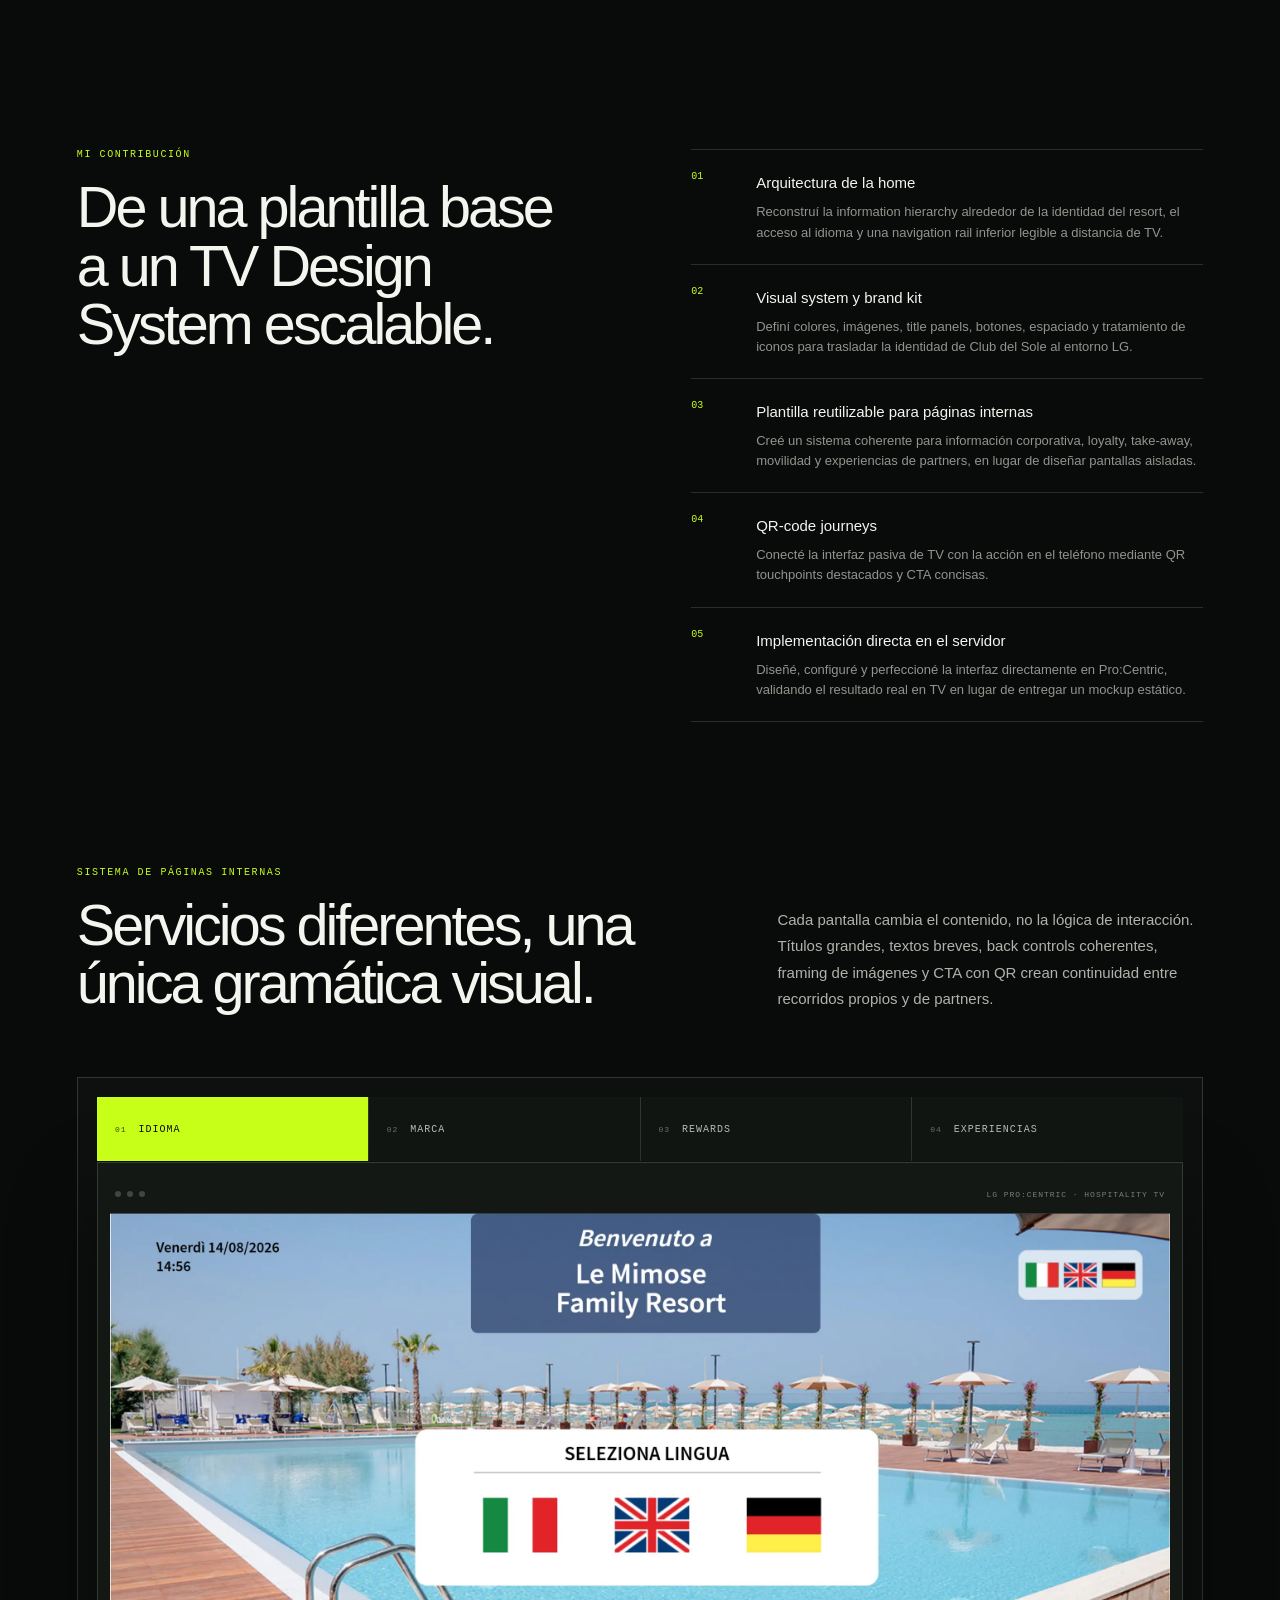
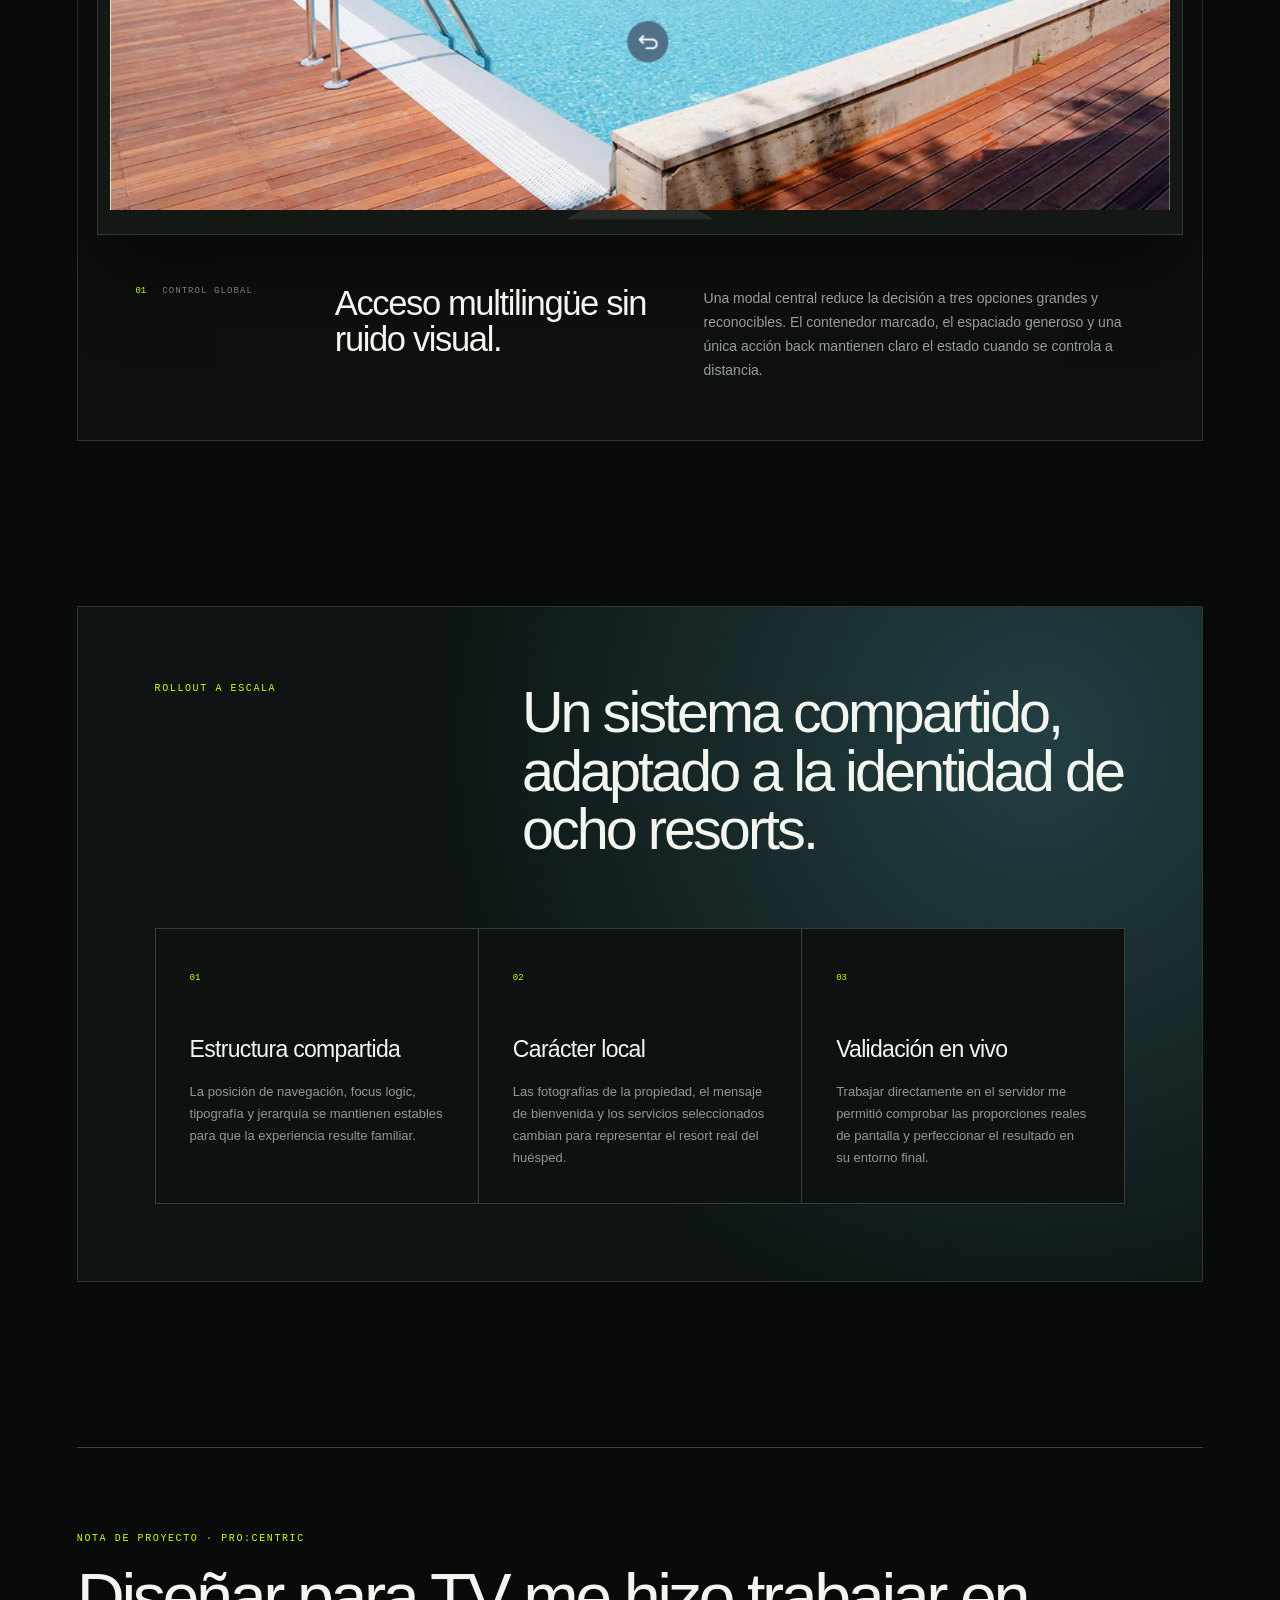
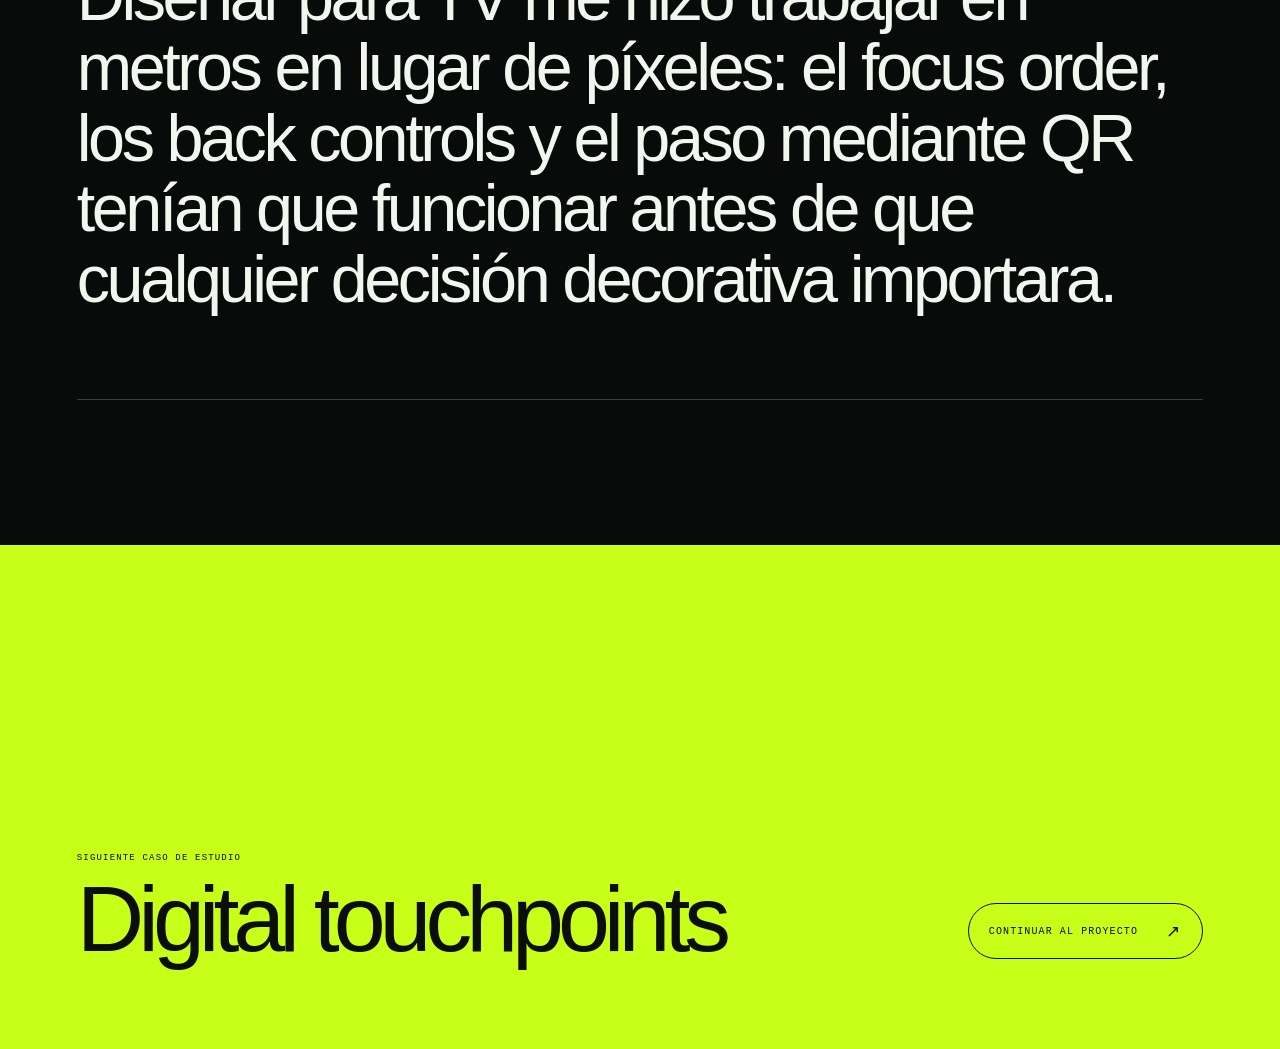
<file: es/work/procentric/index.html>
<!DOCTYPE html><html lang="en"><head><meta charSet="utf-8"/><meta name="viewport" content="width=device-width, initial-scale=1"/><link rel="preload" href="/_next/static/media/797e433ab948586e-s.p.08e28id.o-okb.woff2" as="font" crossorigin="" type="font/woff2"/><link rel="preload" href="/_next/static/media/caa3a2e1cccd8315-s.p.09~u27dqhyhd6.woff2" as="font" crossorigin="" type="font/woff2"/><link rel="preload" as="image" href="/projects/procentric/procentric-hero-photographic-v2.webp"/><link rel="preload" as="image" href="/projects/procentric/base-template.webp"/><link rel="preload" as="image" href="/projects/procentric/language.webp"/><link rel="stylesheet" href="/_next/static/chunks/0yqdj-u3j73in.css" data-precedence="next"/><link rel="preload" as="script" fetchPriority="low" href="/_next/static/chunks/0gxwci3e5-ykx.js"/><script src="/_next/static/chunks/125l.7mq080dp.js" async=""></script><script src="/_next/static/chunks/10u3y4bw1ayzs.js" async=""></script><script src="/_next/static/chunks/turbopack-0rf1mnt1vywp0.js" async=""></script><script src="/_next/static/chunks/0fsi8lw5utejl.js" async=""></script><script src="/_next/static/chunks/0d3tkj33oycf2.js" async=""></script><script src="/_next/static/chunks/0guc_81immbpg.js" async=""></script><meta name="next-size-adjust" content=""/><title>LG Pro:Centric — Caso de estudio — Francesco Palermo</title><meta name="description" content="Un portal de TV en la habitación diseñado e implementado directamente para ocho resorts Club del Sole."/><meta name="author" content="Francesco Palermo"/><meta name="keywords" content="UI designer,UI/UX designer,responsive design,design systems,hospitality UX,Figma"/><meta name="creator" content="Francesco Palermo"/><meta name="robots" content="index, follow"/><link rel="canonical" href="https://francescopalermo-04.github.io/es/work/procentric/"/><link rel="alternate" hrefLang="en-US" href="https://francescopalermo-04.github.io/work/procentric/"/><link rel="alternate" hrefLang="it-IT" href="https://francescopalermo-04.github.io/it/work/procentric/"/><link rel="alternate" hrefLang="es-ES" href="https://francescopalermo-04.github.io/es/work/procentric/"/><meta property="og:title" content="LG Pro:Centric — Caso de estudio — Francesco Palermo"/><meta property="og:description" content="Un portal de TV en la habitación diseñado e implementado directamente para ocho resorts Club del Sole."/><meta property="og:url" content="https://francescopalermo-04.github.io/es/work/procentric/"/><meta property="og:locale" content="es_ES"/><meta property="og:image" content="https://francescopalermo-04.github.io/projects/procentric/procentric-hero-photographic-v2.webp"/><meta property="og:image:width" content="1586"/><meta property="og:image:height" content="992"/><meta property="og:image:alt" content="Huéspedes utilizando una hospitality TV en la habitación"/><meta name="twitter:card" content="summary_large_image"/><meta name="twitter:title" content="Francesco Palermo — UI Designer"/><meta name="twitter:description" content="Responsive hospitality interfaces, design systems and real-world digital guest experiences."/><meta name="twitter:image" content="https://francescopalermo-04.github.io/social/portfolio-og.webp"/><link rel="shortcut icon" href="/favicon.svg"/><link rel="icon" href="/favicon.svg"/><script src="/_next/static/chunks/03~yq9q893hmn.js" noModule=""></script></head><body class="geist_a71539c9-module__T19VSG__variable geist_mono_8d43a2aa-module__8Li5zG__variable antialiased"><div hidden=""><!--$--><!--/$--></div><main class="caseRoute procentricRoute"><nav class="caseNav" aria-label="Navegación del caso de estudio"><a class="logo" href="/es" aria-label="Francesco Palermo, inicio">FP<span>.</span></a><span>Caso de estudio<!-- --> 02 · Club del Sole</span><div class="caseNavActions"><div class="languageSwitcher" role="group" aria-label="Seleccionar idioma"><a href="/work/procentric" hrefLang="en" lang="en" aria-label="English">EN</a><a href="/it/work/procentric" hrefLang="it" lang="it" aria-label="Italiano">IT</a><a href="/es/work/procentric" hrefLang="es" lang="es" aria-label="Español" aria-current="page">ES</a></div><a class="backToWork" href="/es#work" aria-label="Volver a proyectos"><span aria-hidden="true">←</span><span class="backLabel">Volver a proyectos</span></a></div></nav><header class="caseOpening procentricOpening"><img alt="Huéspedes navegando una hospitality TV en la habitación con el mando" decoding="async" data-nimg="fill" class="caseOpeningImage" style="position:absolute;height:100%;width:100%;left:0;top:0;right:0;bottom:0;color:transparent" src="/projects/procentric/procentric-hero-photographic-v2.webp"/><div class="caseOpeningShade"></div><div class="caseOpeningMeta"><p>UI Design · Hospitality TV · Implementación directa</p><span>2026</span></div><div class="caseOpeningTitle"><p>Experiencia digital en la habitación</p><h1>LG Pro:Centric</h1><p class="caseOpeningIntro">Un portal de TV con identidad de marca que ofrece acceso inmediato a información, servicios y QR journeys mobile-first desde la habitación.</p></div><a class="caseScrollCue" href="#challenge" aria-label="Empezar el caso de estudio">Explorar<!-- --> <span>↓</span></a></header><section class="caseFactsRoute" aria-label="Datos del proyecto"><div><small>Rol</small><b>UI design · Implementación directa</b></div><div><small>Alcance</small><b>8 portales de resort</b></div><div><small>Plataforma</small><b>LG Pro:Centric DIRECT</b></div><div><small>Contexto</small><b>Hospitality TV en la habitación</b></div></section><div class="caseRouteBody"><section class="caseTextGrid routeIntro" id="challenge"><div><p class="caseKicker">El reto</p><h2>Convertir una plantilla de TV genérica en una interfaz útil para el resort.</h2></div><div class="caseParagraphs"><p>Los huéspedes interactúan con la TV desde varios metros y navegan con un mando, no con un ratón o una pantalla táctil. La interfaz necesitaba una jerarquía fuerte, targets grandes, orientación inmediata y recorridos cortos hacia el contenido útil del resort.</p><p>A partir de la plantilla de sistema de LG, diseñé y configuré de forma autónoma la interfaz de Club del Sole directamente en el servidor Pro:Centric. Me encargué de la estructura visual, colores, imágenes, navegación, botones, layouts de página y QR touchpoints; la Content Specialist proporcionó los textos editoriales. Después, el sistema se adaptó a ocho portales de resort.</p></div></section><section class="projectOpportunity" aria-label="Limitaciones de la interfaz de TV"><article><span>01</span><h3>Interfaz 10-foot</h3><p>La tipografía, el contraste y la navegación debían seguir siendo legibles desde el otro lado de la habitación, no solo a distancia de desktop.</p></article><article><span>02</span><h3>Navegación remote-first</h3><p>Cada destino necesitaba un focus order predecible, targets grandes y una forma clara de volver para quienes usan el mando.</p></article><article><span>03</span><h3>Un sistema, ocho resorts</h3><p>Una estructura visual repetible debía integrar imágenes, idiomas y servicios locales sin perder coherencia de marca.</p></article></section><section class="procentricCompareSection" aria-labelledby="comparison-title"><div class="journeyHeading"><div><p class="caseKicker">Antes y después</p><h2 id="comparison-title">La plataforma se mantuvo. La experiencia cambió por completo.</h2></div><p>La comparación aísla mi contribución: mantuve los límites de la plataforma LG y sustituí el lenguaje visual genérico por una information architecture de marca construida alrededor de los huéspedes del resort.</p></div><div class="procentricScreenDeck comparisonDeck"><div class="procentricScreenTabs" role="tablist" aria-label="Comparar la plantilla LG original con la interfaz de Francesco Palermo"><button type="button" role="tab" id="_R_jlbsnpfivb_-tab-0" aria-controls="_R_jlbsnpfivb_-panel" aria-selected="true"><span>01</span>Plantilla LG</button><button type="button" role="tab" id="_R_jlbsnpfivb_-tab-1" aria-controls="_R_jlbsnpfivb_-panel" aria-selected="false"><span>02</span>Mi interfaz</button></div><div class="procentricTvFrame"><div class="procentricTvTop"><i></i><i></i><i></i><span>LG Pro:Centric · Hospitality TV</span></div><div class="procentricTvScreen" role="tabpanel" id="_R_jlbsnpfivb_-panel" aria-labelledby="_R_jlbsnpfivb_-tab-0"><img alt="Plantilla original LG Pro:Centric utilizada como punto de partida" aria-hidden="false" decoding="async" data-nimg="fill" class="isActive" style="position:absolute;height:100%;width:100%;left:0;top:0;right:0;bottom:0;color:transparent" src="/projects/procentric/base-template.webp"/><img alt="Interfaz home final de Club del Sole diseñada en Pro:Centric" aria-hidden="true" loading="lazy" decoding="async" data-nimg="fill" class="" style="position:absolute;height:100%;width:100%;left:0;top:0;right:0;bottom:0;color:transparent" src="/projects/procentric/home.webp"/></div><div class="procentricTvStand"><i></i></div></div><div class="procentricScreenDescription" aria-live="polite"><div><span>01</span><small>Punto de partida</small></div><h3>Una estructura hospitality genérica.</h3><p>La plantilla LG proporcionaba la estructura técnica de la plataforma, pero su jerarquía, imágenes y navegación de servicios eran genéricas y no estaban vinculadas a Club del Sole.</p></div></div></section><section class="caseTextGrid contribution routeContribution procentricContribution"><div><p class="caseKicker">Mi contribución</p><h2>De una plantilla base a un TV Design System escalable.</h2></div><ol class="processList"><li><span>01</span><div><b>Arquitectura de la home</b><p>Reconstruí la information hierarchy alrededor de la identidad del resort, el acceso al idioma y una navigation rail inferior legible a distancia de TV.</p></div></li><li><span>02</span><div><b>Visual system y brand kit</b><p>Definí colores, imágenes, title panels, botones, espaciado y tratamiento de iconos para trasladar la identidad de Club del Sole al entorno LG.</p></div></li><li><span>03</span><div><b>Plantilla reutilizable para páginas internas</b><p>Creé un sistema coherente para información corporativa, loyalty, take-away, movilidad y experiencias de partners, en lugar de diseñar pantallas aisladas.</p></div></li><li><span>04</span><div><b>QR-code journeys</b><p>Conecté la interfaz pasiva de TV con la acción en el teléfono mediante QR touchpoints destacados y CTA concisas.</p></div></li><li><span>05</span><div><b>Implementación directa en el servidor</b><p>Diseñé, configuré y perfeccioné la interfaz directamente en Pro:Centric, validando el resultado real en TV en lugar de entregar un mockup estático.</p></div></li></ol></section><section class="procentricSystemSection" aria-labelledby="system-title"><div class="journeyHeading"><div><p class="caseKicker">Sistema de páginas internas</p><h2 id="system-title">Servicios diferentes, una única gramática visual.</h2></div><p>Cada pantalla cambia el contenido, no la lógica de interacción. Títulos grandes, textos breves, back controls coherentes, framing de imágenes y CTA con QR crean continuidad entre recorridos propios y de partners.</p></div><div class="procentricScreenDeck"><div class="procentricScreenTabs" role="tablist" aria-label="Explorar el sistema de páginas internas Pro:Centric"><button type="button" role="tab" id="_R_llbsnpfivb_-tab-0" aria-controls="_R_llbsnpfivb_-panel" aria-selected="true"><span>01</span>Idioma</button><button type="button" role="tab" id="_R_llbsnpfivb_-tab-1" aria-controls="_R_llbsnpfivb_-panel" aria-selected="false"><span>02</span>Marca</button><button type="button" role="tab" id="_R_llbsnpfivb_-tab-2" aria-controls="_R_llbsnpfivb_-panel" aria-selected="false"><span>03</span>Rewards</button><button type="button" role="tab" id="_R_llbsnpfivb_-tab-3" aria-controls="_R_llbsnpfivb_-panel" aria-selected="false"><span>04</span>Experiencias</button></div><div class="procentricTvFrame"><div class="procentricTvTop"><i></i><i></i><i></i><span>LG Pro:Centric · Hospitality TV</span></div><div class="procentricTvScreen" role="tabpanel" id="_R_llbsnpfivb_-panel" aria-labelledby="_R_llbsnpfivb_-tab-0"><img alt="Selección de idioma en la interfaz Club del Sole Pro:Centric" aria-hidden="false" decoding="async" data-nimg="fill" class="isActive" style="position:absolute;height:100%;width:100%;left:0;top:0;right:0;bottom:0;color:transparent" src="/projects/procentric/language.webp"/><img alt="Página informativa Club del Sole en la interfaz Pro:Centric" aria-hidden="true" loading="lazy" decoding="async" data-nimg="fill" class="" style="position:absolute;height:100%;width:100%;left:0;top:0;right:0;bottom:0;color:transparent" src="/projects/procentric/brand-page.webp"/><img alt="Página Club del Sole Rewards con QR journey" aria-hidden="true" loading="lazy" decoding="async" data-nimg="fill" class="" style="position:absolute;height:100%;width:100%;left:0;top:0;right:0;bottom:0;color:transparent" src="/projects/procentric/rewards.webp"/><img alt="Página de experiencia partner Freedome en la interfaz Pro:Centric" aria-hidden="true" loading="lazy" decoding="async" data-nimg="fill" class="" style="position:absolute;height:100%;width:100%;left:0;top:0;right:0;bottom:0;color:transparent" src="/projects/procentric/freedome.webp"/></div><div class="procentricTvStand"><i></i></div></div><div class="procentricScreenDescription" aria-live="polite"><div><span>01</span><small>Control global</small></div><h3>Acceso multilingüe sin ruido visual.</h3><p>Una modal central reduce la decisión a tres opciones grandes y reconocibles. El contenedor marcado, el espaciado generoso y una única acción back mantienen claro el estado cuando se controla a distancia.</p></div></div></section><section class="procentricScaleSection" aria-labelledby="scale-title"><div><p class="caseKicker">Rollout a escala</p><h2 id="scale-title">Un sistema compartido, adaptado a la identidad de ocho resorts.</h2></div><div class="procentricScaleGrid"><article><span>01</span><h3>Estructura compartida</h3><p>La posición de navegación, focus logic, tipografía y jerarquía se mantienen estables para que la experiencia resulte familiar.</p></article><article><span>02</span><h3>Carácter local</h3><p>Las fotografías de la propiedad, el mensaje de bienvenida y los servicios seleccionados cambian para representar el resort real del huésped.</p></article><article><span>03</span><h3>Validación en vivo</h3><p>Trabajar directamente en el servidor me permitió comprobar las proporciones reales de pantalla y perfeccionar el resultado en su entorno final.</p></article></div></section><section class="caseTakeawayRoute"><p class="caseKicker">Nota de proyecto · Pro:Centric</p><p class="takeawayStatement">Diseñar para TV me hizo trabajar en metros en lugar de píxeles: el focus order, los back controls y el paso mediante QR tenían que funcionar antes de que cualquier decisión decorativa importara.</p></section></div><footer class="caseFooter"><div><span>Siguiente caso de estudio</span><h2>Digital touchpoints</h2></div><a class="caseFooterCta" href="/es/work/digital-touchpoints">Continuar al proyecto<!-- --> <span>↗</span></a></footer></main><!--$--><!--/$--><script src="/_next/static/chunks/0gxwci3e5-ykx.js" id="_R_" async=""></script><script>(self.__next_f=self.__next_f||[]).push([0])</script><script>self.__next_f.push([1,"1:\"$Sreact.fragment\"\n2:I[39756,[\"/_next/static/chunks/0fsi8lw5utejl.js\",\"/_next/static/chunks/0d3tkj33oycf2.js\"],\"default\"]\n3:I[37457,[\"/_next/static/chunks/0fsi8lw5utejl.js\",\"/_next/static/chunks/0d3tkj33oycf2.js\"],\"default\"]\n4:I[72744,[\"/_next/static/chunks/0fsi8lw5utejl.js\",\"/_next/static/chunks/0d3tkj33oycf2.js\",\"/_next/static/chunks/0guc_81immbpg.js\"],\"default\"]\n5:I[49065,[\"/_next/static/chunks/0fsi8lw5utejl.js\",\"/_next/static/chunks/0d3tkj33oycf2.js\",\"/_next/static/chunks/0guc_81immbpg.js\"],\"default\"]\n6:I[5500,[\"/_next/static/chunks/0fsi8lw5utejl.js\",\"/_next/static/chunks/0d3tkj33oycf2.js\",\"/_next/static/chunks/0guc_81immbpg.js\"],\"Image\"]\nf:I[68027,[\"/_next/static/chunks/0fsi8lw5utejl.js\",\"/_next/static/chunks/0d3tkj33oycf2.js\"],\"default\",1]\n:HL[\"/_next/static/chunks/0yqdj-u3j73in.css\",\"style\"]\n:HL[\"/_next/static/media/797e433ab948586e-s.p.08e28id.o-okb.woff2\",\"font\",{\"crossOrigin\":\"\",\"type\":\"font/woff2\"}]\n:HL[\"/_next/static/media/caa3a2e1cccd8315-s.p.09~u27dqhyhd6.woff2\",\"font\",{\"crossOrigin\":\"\",\"type\":\"font/woff2\"}]\n"])</script><script>self.__next_f.push([1,"0:{\"P\":null,\"c\":[\"\",\"es\",\"work\",\"procentric\",\"\"],\"q\":\"\",\"i\":false,\"f\":[[[\"\",{\"children\":[\"es\",{\"children\":[\"work\",{\"children\":[\"procentric\",{\"children\":[\"__PAGE__\",{}]}]}]}]},\"$undefined\",\"$undefined\",16],[[\"$\",\"$1\",\"c\",{\"children\":[[[\"$\",\"link\",\"0\",{\"rel\":\"stylesheet\",\"href\":\"/_next/static/chunks/0yqdj-u3j73in.css\",\"precedence\":\"next\",\"crossOrigin\":\"$undefined\",\"nonce\":\"$undefined\"}],[\"$\",\"script\",\"script-0\",{\"src\":\"/_next/static/chunks/0fsi8lw5utejl.js\",\"async\":true,\"nonce\":\"$undefined\"}],[\"$\",\"script\",\"script-1\",{\"src\":\"/_next/static/chunks/0d3tkj33oycf2.js\",\"async\":true,\"nonce\":\"$undefined\"}]],[\"$\",\"html\",null,{\"lang\":\"en\",\"children\":[\"$\",\"body\",null,{\"className\":\"geist_a71539c9-module__T19VSG__variable geist_mono_8d43a2aa-module__8Li5zG__variable antialiased\",\"children\":[\"$\",\"$L2\",null,{\"parallelRouterKey\":\"children\",\"error\":\"$undefined\",\"errorStyles\":\"$undefined\",\"errorScripts\":\"$undefined\",\"template\":[\"$\",\"$L3\",null,{}],\"templateStyles\":\"$undefined\",\"templateScripts\":\"$undefined\",\"notFound\":[[[\"$\",\"title\",null,{\"children\":\"404: This page could not be found.\"}],[\"$\",\"div\",null,{\"style\":{\"fontFamily\":\"system-ui,\\\"Segoe UI\\\",Roboto,Helvetica,Arial,sans-serif,\\\"Apple Color Emoji\\\",\\\"Segoe UI Emoji\\\"\",\"height\":\"100vh\",\"textAlign\":\"center\",\"display\":\"flex\",\"flexDirection\":\"column\",\"alignItems\":\"center\",\"justifyContent\":\"center\"},\"children\":[\"$\",\"div\",null,{\"children\":[[\"$\",\"style\",null,{\"dangerouslySetInnerHTML\":{\"__html\":\"body{color:#000;background:#fff;margin:0}.next-error-h1{border-right:1px solid rgba(0,0,0,.3)}@media (prefers-color-scheme:dark){body{color:#fff;background:#000}.next-error-h1{border-right:1px solid rgba(255,255,255,.3)}}\"}}],[\"$\",\"h1\",null,{\"className\":\"next-error-h1\",\"style\":{\"display\":\"inline-block\",\"margin\":\"0 20px 0 0\",\"padding\":\"0 23px 0 0\",\"fontSize\":24,\"fontWeight\":500,\"verticalAlign\":\"top\",\"lineHeight\":\"49px\"},\"children\":404}],[\"$\",\"div\",null,{\"style\":{\"display\":\"inline-block\"},\"children\":[\"$\",\"h2\",null,{\"style\":{\"fontSize\":14,\"fontWeight\":400,\"lineHeight\":\"49px\",\"margin\":0},\"children\":\"This page could not be found.\"}]}]]}]}]],[]],\"forbidden\":\"$undefined\",\"unauthorized\":\"$undefined\"}]}]}]]}],{\"children\":[[\"$\",\"$1\",\"c\",{\"children\":[null,[\"$\",\"$L2\",null,{\"parallelRouterKey\":\"children\",\"error\":\"$undefined\",\"errorStyles\":\"$undefined\",\"errorScripts\":\"$undefined\",\"template\":[\"$\",\"$L3\",null,{}],\"templateStyles\":\"$undefined\",\"templateScripts\":\"$undefined\",\"notFound\":\"$undefined\",\"forbidden\":\"$undefined\",\"unauthorized\":\"$undefined\"}]]}],{\"children\":[[\"$\",\"$1\",\"c\",{\"children\":[null,[\"$\",\"$L2\",null,{\"parallelRouterKey\":\"children\",\"error\":\"$undefined\",\"errorStyles\":\"$undefined\",\"errorScripts\":\"$undefined\",\"template\":[\"$\",\"$L3\",null,{}],\"templateStyles\":\"$undefined\",\"templateScripts\":\"$undefined\",\"notFound\":\"$undefined\",\"forbidden\":\"$undefined\",\"unauthorized\":\"$undefined\"}]]}],{\"children\":[[\"$\",\"$1\",\"c\",{\"children\":[null,[\"$\",\"$L2\",null,{\"parallelRouterKey\":\"children\",\"error\":\"$undefined\",\"errorStyles\":\"$undefined\",\"errorScripts\":\"$undefined\",\"template\":[\"$\",\"$L3\",null,{}],\"templateStyles\":\"$undefined\",\"templateScripts\":\"$undefined\",\"notFound\":\"$undefined\",\"forbidden\":\"$undefined\",\"unauthorized\":\"$undefined\"}]]}],{\"children\":[[\"$\",\"$1\",\"c\",{\"children\":[[\"$\",\"main\",null,{\"className\":\"caseRoute procentricRoute\",\"children\":[[\"$\",\"$L4\",null,{}],[\"$\",\"nav\",null,{\"className\":\"caseNav\",\"aria-label\":\"Navegación del caso de estudio\",\"children\":[[\"$\",\"a\",null,{\"className\":\"logo\",\"href\":\"/es\",\"aria-label\":\"Francesco Palermo, inicio\",\"children\":[\"FP\",[\"$\",\"span\",null,{\"children\":\".\"}]]}],[\"$\",\"span\",null,{\"children\":[\"Caso de estudio\",\" 02 · Club del Sole\"]}],[\"$\",\"div\",null,{\"className\":\"caseNavActions\",\"children\":[[\"$\",\"$L5\",null,{\"locale\":\"es\",\"path\":\"/work/procentric\"}],[\"$\",\"a\",null,{\"className\":\"backToWork\",\"href\":\"/es#work\",\"aria-label\":\"Volver a proyectos\",\"children\":[[\"$\",\"span\",null,{\"aria-hidden\":\"true\",\"children\":\"←\"}],[\"$\",\"span\",null,{\"className\":\"backLabel\",\"children\":\"Volver a proyectos\"}]]}]]}]]}],[\"$\",\"header\",null,{\"className\":\"caseOpening procentricOpening\",\"children\":[[\"$\",\"$L6\",null,{\"unoptimized\":true,\"className\":\"caseOpeningImage\",\"src\":\"/projects/procentric/procentric-hero-photographic-v2.webp\",\"alt\":\"Huéspedes navegando una hospitality TV en la habitación con el mando\",\"fill\":true,\"priority\":true,\"sizes\":\"100vw\"}],[\"$\",\"div\",null,{\"className\":\"caseOpeningShade\"}],[\"$\",\"div\",null,{\"className\":\"caseOpeningMeta\",\"children\":[[\"$\",\"p\",null,{\"children\":\"UI Design · Hospitality TV · Implementación directa\"}],[\"$\",\"span\",null,{\"children\":\"2026\"}]]}],[\"$\",\"div\",null,{\"className\":\"caseOpeningTitle\",\"children\":[[\"$\",\"p\",null,{\"children\":\"Experiencia digital en la habitación\"}],[\"$\",\"h1\",null,{\"children\":\"LG Pro:Centric\"}],[\"$\",\"p\",null,{\"className\":\"caseOpeningIntro\",\"children\":\"Un portal de TV con identidad de marca que ofrece acceso inmediato a información, servicios y QR journeys mobile-first desde la habitación.\"}]]}],[\"$\",\"a\",null,{\"className\":\"caseScrollCue\",\"href\":\"#challenge\",\"aria-label\":\"Empezar el caso de estudio\",\"children\":[\"Explorar\",\" \",\"$L7\"]}]]}],\"$L8\",\"$L9\",\"$La\"]}],[\"$Lb\"],\"$Lc\"]}],{},null,false,null]},null,false,\"$@d\"]},null,false,\"$@d\"]},null,false,\"$@d\"]},null,false,null],\"$Le\",false]],\"m\":\"$undefined\",\"G\":[\"$f\",[\"$L10\"]],\"S\":true,\"h\":null,\"s\":\"$undefined\",\"l\":\"$undefined\",\"p\":\"$undefined\",\"d\":\"$undefined\",\"b\":\"7Qss_ygE7OAGA9AN3r-c6\"}\n"])</script><script>self.__next_f.push([1,"11:I[52103,[\"/_next/static/chunks/0fsi8lw5utejl.js\",\"/_next/static/chunks/0d3tkj33oycf2.js\",\"/_next/static/chunks/0guc_81immbpg.js\"],\"default\"]\n16:I[97367,[\"/_next/static/chunks/0fsi8lw5utejl.js\",\"/_next/static/chunks/0d3tkj33oycf2.js\"],\"OutletBoundary\"]\n17:\"$Sreact.suspense\"\n1a:I[97367,[\"/_next/static/chunks/0fsi8lw5utejl.js\",\"/_next/static/chunks/0d3tkj33oycf2.js\"],\"ViewportBoundary\"]\n1c:I[97367,[\"/_next/static/chunks/0fsi8lw5utejl.js\",\"/_next/static/chunks/0d3tkj33oycf2.js\"],\"MetadataBoundary\"]\n7:[\"$\",\"span\",null,{\"children\":\"↓\"}]\n8:[\"$\",\"section\",null,{\"className\":\"caseFactsRoute\",\"aria-label\":\"Datos del proyecto\",\"children\":[[\"$\",\"div\",\"Rol\",{\"children\":[[\"$\",\"small\",null,{\"children\":\"Rol\"}],[\"$\",\"b\",null,{\"children\":\"UI design · Implementación directa\"}]]}],[\"$\",\"div\",\"Alcance\",{\"children\":[[\"$\",\"small\",null,{\"children\":\"Alcance\"}],[\"$\",\"b\",null,{\"children\":\"8 portales de resort\"}]]}],[\"$\",\"div\",\"Plataforma\",{\"children\":[[\"$\",\"small\",null,{\"children\":\"Plataforma\"}],[\"$\",\"b\",null,{\"children\":\"LG Pro:Centric DIRECT\"}]]}],[\"$\",\"div\",\"Contexto\",{\"children\":[[\"$\",\"small\",null,{\"children\":\"Contexto\"}],[\"$\",\"b\",null,{\"children\":\"Hospitality TV en la habitación\"}]]}]]}]\n"])</script><script>self.__next_f.push([1,"9:[\"$\",\"div\",null,{\"className\":\"caseRouteBody\",\"children\":[[\"$\",\"section\",null,{\"className\":\"caseTextGrid routeIntro\",\"id\":\"challenge\",\"children\":[[\"$\",\"div\",null,{\"children\":[[\"$\",\"p\",null,{\"className\":\"caseKicker\",\"children\":\"El reto\"}],[\"$\",\"h2\",null,{\"children\":\"Convertir una plantilla de TV genérica en una interfaz útil para el resort.\"}]]}],[\"$\",\"div\",null,{\"className\":\"caseParagraphs\",\"children\":[[\"$\",\"p\",\"Los huéspedes interactúan con la TV desde varios metros y navegan con un mando, no con un ratón o una pantalla táctil. La interfaz necesitaba una jerarquía fuerte, targets grandes, orientación inmediata y recorridos cortos hacia el contenido útil del resort.\",{\"children\":\"Los huéspedes interactúan con la TV desde varios metros y navegan con un mando, no con un ratón o una pantalla táctil. La interfaz necesitaba una jerarquía fuerte, targets grandes, orientación inmediata y recorridos cortos hacia el contenido útil del resort.\"}],[\"$\",\"p\",\"A partir de la plantilla de sistema de LG, diseñé y configuré de forma autónoma la interfaz de Club del Sole directamente en el servidor Pro:Centric. Me encargué de la estructura visual, colores, imágenes, navegación, botones, layouts de página y QR touchpoints; la Content Specialist proporcionó los textos editoriales. Después, el sistema se adaptó a ocho portales de resort.\",{\"children\":\"A partir de la plantilla de sistema de LG, diseñé y configuré de forma autónoma la interfaz de Club del Sole directamente en el servidor Pro:Centric. Me encargué de la estructura visual, colores, imágenes, navegación, botones, layouts de página y QR touchpoints; la Content Specialist proporcionó los textos editoriales. Después, el sistema se adaptó a ocho portales de resort.\"}]]}]]}],[\"$\",\"section\",null,{\"className\":\"projectOpportunity\",\"aria-label\":\"Limitaciones de la interfaz de TV\",\"children\":[[\"$\",\"article\",\"01\",{\"children\":[[\"$\",\"span\",null,{\"children\":\"01\"}],[\"$\",\"h3\",null,{\"children\":\"Interfaz 10-foot\"}],[\"$\",\"p\",null,{\"children\":\"La tipografía, el contraste y la navegación debían seguir siendo legibles desde el otro lado de la habitación, no solo a distancia de desktop.\"}]]}],[\"$\",\"article\",\"02\",{\"children\":[[\"$\",\"span\",null,{\"children\":\"02\"}],[\"$\",\"h3\",null,{\"children\":\"Navegación remote-first\"}],[\"$\",\"p\",null,{\"children\":\"Cada destino necesitaba un focus order predecible, targets grandes y una forma clara de volver para quienes usan el mando.\"}]]}],[\"$\",\"article\",\"03\",{\"children\":[[\"$\",\"span\",null,{\"children\":\"03\"}],[\"$\",\"h3\",null,{\"children\":\"Un sistema, ocho resorts\"}],[\"$\",\"p\",null,{\"children\":\"Una estructura visual repetible debía integrar imágenes, idiomas y servicios locales sin perder coherencia de marca.\"}]]}]]}],[\"$\",\"section\",null,{\"className\":\"procentricCompareSection\",\"aria-labelledby\":\"comparison-title\",\"children\":[[\"$\",\"div\",null,{\"className\":\"journeyHeading\",\"children\":[[\"$\",\"div\",null,{\"children\":[[\"$\",\"p\",null,{\"className\":\"caseKicker\",\"children\":\"Antes y después\"}],[\"$\",\"h2\",null,{\"id\":\"comparison-title\",\"children\":\"La plataforma se mantuvo. La experiencia cambió por completo.\"}]]}],[\"$\",\"p\",null,{\"children\":\"La comparación aísla mi contribución: mantuve los límites de la plataforma LG y sustituí el lenguaje visual genérico por una information architecture de marca construida alrededor de los huéspedes del resort.\"}]]}],[\"$\",\"$L11\",null,{\"ariaLabel\":\"Comparar la plantilla LG original con la interfaz de Francesco Palermo\",\"screens\":[{\"label\":\"Plantilla LG\",\"eyebrow\":\"Punto de partida\",\"title\":\"Una estructura hospitality genérica.\",\"description\":\"La plantilla LG proporcionaba la estructura técnica de la plataforma, pero su jerarquía, imágenes y navegación de servicios eran genéricas y no estaban vinculadas a Club del Sole.\",\"image\":\"/projects/procentric/base-template.webp\",\"alt\":\"Plantilla original LG Pro:Centric utilizada como punto de partida\"},{\"label\":\"Mi interfaz\",\"eyebrow\":\"Diseño final\",\"title\":\"Un welcome hub reconocible de Club del Sole.\",\"description\":\"Transformé la estructura predeterminada en una home específica para cada propiedad, con fotografías del resort, colores de marca, acceso multilingüe y rutas directas a los servicios que los huéspedes realmente necesitan.\",\"image\":\"/projects/procentric/home.webp\",\"alt\":\"Interfaz home final de Club del Sole diseñada en Pro:Centric\"}],\"className\":\"comparisonDeck\"}]]}],\"$L12\",\"$L13\",\"$L14\",\"$L15\"]}]\n"])</script><script>self.__next_f.push([1,"a:[\"$\",\"footer\",null,{\"className\":\"caseFooter\",\"children\":[[\"$\",\"div\",null,{\"children\":[[\"$\",\"span\",null,{\"children\":\"Siguiente caso de estudio\"}],[\"$\",\"h2\",null,{\"children\":\"Digital touchpoints\"}]]}],[\"$\",\"a\",null,{\"className\":\"caseFooterCta\",\"href\":\"/es/work/digital-touchpoints\",\"children\":[\"Continuar al proyecto\",\" \",[\"$\",\"span\",null,{\"children\":\"↗\"}]]}]]}]\nb:[\"$\",\"script\",\"script-0\",{\"src\":\"/_next/static/chunks/0guc_81immbpg.js\",\"async\":true,\"nonce\":\"$undefined\"}]\nc:[\"$\",\"$L16\",null,{\"children\":[\"$\",\"$17\",null,{\"name\":\"Next.MetadataOutlet\",\"children\":\"$@18\"}]}]\n19:[]\nd:\"$W19\"\ne:[\"$\",\"$1\",\"h\",{\"children\":[null,[\"$\",\"$L1a\",null,{\"children\":\"$L1b\"}],[\"$\",\"div\",null,{\"hidden\":true,\"children\":[\"$\",\"$L1c\",null,{\"children\":[\"$\",\"$17\",null,{\"name\":\"Next.Metadata\",\"children\":\"$L1d\"}]}]}],[\"$\",\"meta\",null,{\"name\":\"next-size-adjust\",\"content\":\"\"}]]}]\n10:[\"$\",\"link\",\"0\",{\"rel\":\"stylesheet\",\"href\":\"/_next/static/chunks/0yqdj-u3j73in.css\",\"precedence\":\"next\",\"crossOrigin\":\"$undefined\",\"nonce\":\"$undefined\"}]\n"])</script><script>self.__next_f.push([1,"12:[\"$\",\"section\",null,{\"className\":\"caseTextGrid contribution routeContribution procentricContribution\",\"children\":[[\"$\",\"div\",null,{\"children\":[[\"$\",\"p\",null,{\"className\":\"caseKicker\",\"children\":\"Mi contribución\"}],[\"$\",\"h2\",null,{\"children\":\"De una plantilla base a un TV Design System escalable.\"}]]}],[\"$\",\"ol\",null,{\"className\":\"processList\",\"children\":[[\"$\",\"li\",\"01\",{\"children\":[[\"$\",\"span\",null,{\"children\":\"01\"}],[\"$\",\"div\",null,{\"children\":[[\"$\",\"b\",null,{\"children\":\"Arquitectura de la home\"}],[\"$\",\"p\",null,{\"children\":\"Reconstruí la information hierarchy alrededor de la identidad del resort, el acceso al idioma y una navigation rail inferior legible a distancia de TV.\"}]]}]]}],[\"$\",\"li\",\"02\",{\"children\":[[\"$\",\"span\",null,{\"children\":\"02\"}],[\"$\",\"div\",null,{\"children\":[[\"$\",\"b\",null,{\"children\":\"Visual system y brand kit\"}],[\"$\",\"p\",null,{\"children\":\"Definí colores, imágenes, title panels, botones, espaciado y tratamiento de iconos para trasladar la identidad de Club del Sole al entorno LG.\"}]]}]]}],[\"$\",\"li\",\"03\",{\"children\":[[\"$\",\"span\",null,{\"children\":\"03\"}],[\"$\",\"div\",null,{\"children\":[[\"$\",\"b\",null,{\"children\":\"Plantilla reutilizable para páginas internas\"}],[\"$\",\"p\",null,{\"children\":\"Creé un sistema coherente para información corporativa, loyalty, take-away, movilidad y experiencias de partners, en lugar de diseñar pantallas aisladas.\"}]]}]]}],[\"$\",\"li\",\"04\",{\"children\":[[\"$\",\"span\",null,{\"children\":\"04\"}],[\"$\",\"div\",null,{\"children\":[[\"$\",\"b\",null,{\"children\":\"QR-code journeys\"}],[\"$\",\"p\",null,{\"children\":\"Conecté la interfaz pasiva de TV con la acción en el teléfono mediante QR touchpoints destacados y CTA concisas.\"}]]}]]}],[\"$\",\"li\",\"05\",{\"children\":[[\"$\",\"span\",null,{\"children\":\"05\"}],[\"$\",\"div\",null,{\"children\":[[\"$\",\"b\",null,{\"children\":\"Implementación directa en el servidor\"}],[\"$\",\"p\",null,{\"children\":\"Diseñé, configuré y perfeccioné la interfaz directamente en Pro:Centric, validando el resultado real en TV en lugar de entregar un mockup estático.\"}]]}]]}]]}]]}]\n"])</script><script>self.__next_f.push([1,"13:[\"$\",\"section\",null,{\"className\":\"procentricSystemSection\",\"aria-labelledby\":\"system-title\",\"children\":[[\"$\",\"div\",null,{\"className\":\"journeyHeading\",\"children\":[[\"$\",\"div\",null,{\"children\":[[\"$\",\"p\",null,{\"className\":\"caseKicker\",\"children\":\"Sistema de páginas internas\"}],[\"$\",\"h2\",null,{\"id\":\"system-title\",\"children\":\"Servicios diferentes, una única gramática visual.\"}]]}],[\"$\",\"p\",null,{\"children\":\"Cada pantalla cambia el contenido, no la lógica de interacción. Títulos grandes, textos breves, back controls coherentes, framing de imágenes y CTA con QR crean continuidad entre recorridos propios y de partners.\"}]]}],[\"$\",\"$L11\",null,{\"ariaLabel\":\"Explorar el sistema de páginas internas Pro:Centric\",\"screens\":[{\"label\":\"Idioma\",\"eyebrow\":\"Control global\",\"title\":\"Acceso multilingüe sin ruido visual.\",\"description\":\"Una modal central reduce la decisión a tres opciones grandes y reconocibles. El contenedor marcado, el espaciado generoso y una única acción back mantienen claro el estado cuando se controla a distancia.\",\"image\":\"/projects/procentric/language.webp\",\"alt\":\"Selección de idioma en la interfaz Club del Sole Pro:Centric\"},{\"label\":\"Marca\",\"eyebrow\":\"Página informativa\",\"title\":\"Una jerarquía reutilizable para contenido editorial.\",\"description\":\"La franja del título presenta primero el tema; después siguen texto conciso, imágenes de apoyo y CTA con QR en un reading order predecible. La estructura admite contenido distinto sin cambiar el interaction model.\",\"image\":\"/projects/procentric/brand-page.webp\",\"alt\":\"Página informativa Club del Sole en la interfaz Pro:Centric\"},{\"label\":\"Rewards\",\"eyebrow\":\"Loyalty journey\",\"title\":\"De la pantalla de la habitación a la conversión mobile.\",\"description\":\"La página Rewards conserva la plantilla compartida y da a la propuesta loyalty su propio énfasis visual. El QR se convierte en el puente entre el descubrimiento en TV y la acción en el teléfono del huésped.\",\"image\":\"/projects/procentric/rewards.webp\",\"alt\":\"Página Club del Sole Rewards con QR journey\"},{\"label\":\"Experiencias\",\"eyebrow\":\"Servicio partner\",\"title\":\"Contenido partner dentro de una estructura de marca coherente.\",\"description\":\"Freedome mantiene su identidad dentro de la misma gramática de página: título, value proposition, imagen, CTA y back control. El huésped no tiene que reaprender la interfaz entre servicios.\",\"image\":\"/projects/procentric/freedome.webp\",\"alt\":\"Página de experiencia partner Freedome en la interfaz Pro:Centric\"}]}]]}]\n"])</script><script>self.__next_f.push([1,"14:[\"$\",\"section\",null,{\"className\":\"procentricScaleSection\",\"aria-labelledby\":\"scale-title\",\"children\":[[\"$\",\"div\",null,{\"children\":[[\"$\",\"p\",null,{\"className\":\"caseKicker\",\"children\":\"Rollout a escala\"}],[\"$\",\"h2\",null,{\"id\":\"scale-title\",\"children\":\"Un sistema compartido, adaptado a la identidad de ocho resorts.\"}]]}],[\"$\",\"div\",null,{\"className\":\"procentricScaleGrid\",\"children\":[[\"$\",\"article\",\"01\",{\"children\":[[\"$\",\"span\",null,{\"children\":\"01\"}],[\"$\",\"h3\",null,{\"children\":\"Estructura compartida\"}],[\"$\",\"p\",null,{\"children\":\"La posición de navegación, focus logic, tipografía y jerarquía se mantienen estables para que la experiencia resulte familiar.\"}]]}],[\"$\",\"article\",\"02\",{\"children\":[[\"$\",\"span\",null,{\"children\":\"02\"}],[\"$\",\"h3\",null,{\"children\":\"Carácter local\"}],[\"$\",\"p\",null,{\"children\":\"Las fotografías de la propiedad, el mensaje de bienvenida y los servicios seleccionados cambian para representar el resort real del huésped.\"}]]}],[\"$\",\"article\",\"03\",{\"children\":[[\"$\",\"span\",null,{\"children\":\"03\"}],[\"$\",\"h3\",null,{\"children\":\"Validación en vivo\"}],[\"$\",\"p\",null,{\"children\":\"Trabajar directamente en el servidor me permitió comprobar las proporciones reales de pantalla y perfeccionar el resultado en su entorno final.\"}]]}]]}]]}]\n15:[\"$\",\"section\",null,{\"className\":\"caseTakeawayRoute\",\"children\":[[\"$\",\"p\",null,{\"className\":\"caseKicker\",\"children\":\"Nota de proyecto · Pro:Centric\"}],[\"$\",\"p\",null,{\"className\":\"takeawayStatement\",\"children\":\"Diseñar para TV me hizo trabajar en metros en lugar de píxeles: el focus order, los back controls y el paso mediante QR tenían que funcionar antes de que cualquier decisión decorativa importara.\"}]]}]\n"])</script><script>self.__next_f.push([1,"1b:[[\"$\",\"meta\",\"0\",{\"charSet\":\"utf-8\"}],[\"$\",\"meta\",\"1\",{\"name\":\"viewport\",\"content\":\"width=device-width, initial-scale=1\"}]]\n"])</script><script>self.__next_f.push([1,"1e:I[27201,[\"/_next/static/chunks/0fsi8lw5utejl.js\",\"/_next/static/chunks/0d3tkj33oycf2.js\"],\"IconMark\"]\n18:null\n"])</script><script>self.__next_f.push([1,"1d:[[\"$\",\"title\",\"0\",{\"children\":\"LG Pro:Centric — Caso de estudio — Francesco Palermo\"}],[\"$\",\"meta\",\"1\",{\"name\":\"description\",\"content\":\"Un portal de TV en la habitación diseñado e implementado directamente para ocho resorts Club del Sole.\"}],[\"$\",\"meta\",\"2\",{\"name\":\"author\",\"content\":\"Francesco Palermo\"}],[\"$\",\"meta\",\"3\",{\"name\":\"keywords\",\"content\":\"UI designer,UI/UX designer,responsive design,design systems,hospitality UX,Figma\"}],[\"$\",\"meta\",\"4\",{\"name\":\"creator\",\"content\":\"Francesco Palermo\"}],[\"$\",\"meta\",\"5\",{\"name\":\"robots\",\"content\":\"index, follow\"}],[\"$\",\"link\",\"6\",{\"rel\":\"canonical\",\"href\":\"https://francescopalermo-04.github.io/es/work/procentric/\"}],[\"$\",\"link\",\"7\",{\"rel\":\"alternate\",\"hrefLang\":\"en-US\",\"href\":\"https://francescopalermo-04.github.io/work/procentric/\"}],[\"$\",\"link\",\"8\",{\"rel\":\"alternate\",\"hrefLang\":\"it-IT\",\"href\":\"https://francescopalermo-04.github.io/it/work/procentric/\"}],[\"$\",\"link\",\"9\",{\"rel\":\"alternate\",\"hrefLang\":\"es-ES\",\"href\":\"https://francescopalermo-04.github.io/es/work/procentric/\"}],[\"$\",\"meta\",\"10\",{\"property\":\"og:title\",\"content\":\"LG Pro:Centric — Caso de estudio — Francesco Palermo\"}],[\"$\",\"meta\",\"11\",{\"property\":\"og:description\",\"content\":\"Un portal de TV en la habitación diseñado e implementado directamente para ocho resorts Club del Sole.\"}],[\"$\",\"meta\",\"12\",{\"property\":\"og:url\",\"content\":\"https://francescopalermo-04.github.io/es/work/procentric/\"}],[\"$\",\"meta\",\"13\",{\"property\":\"og:locale\",\"content\":\"es_ES\"}],[\"$\",\"meta\",\"14\",{\"property\":\"og:image\",\"content\":\"https://francescopalermo-04.github.io/projects/procentric/procentric-hero-photographic-v2.webp\"}],[\"$\",\"meta\",\"15\",{\"property\":\"og:image:width\",\"content\":\"1586\"}],[\"$\",\"meta\",\"16\",{\"property\":\"og:image:height\",\"content\":\"992\"}],[\"$\",\"meta\",\"17\",{\"property\":\"og:image:alt\",\"content\":\"Huéspedes utilizando una hospitality TV en la habitación\"}],[\"$\",\"meta\",\"18\",{\"name\":\"twitter:card\",\"content\":\"summary_large_image\"}],[\"$\",\"meta\",\"19\",{\"name\":\"twitter:title\",\"content\":\"Francesco Palermo — UI Designer\"}],[\"$\",\"meta\",\"20\",{\"name\":\"twitter:description\",\"content\":\"Responsive hospitality interfaces, design systems and real-world digital guest experiences.\"}],[\"$\",\"meta\",\"21\",{\"name\":\"twitter:image\",\"content\":\"https://francescopalermo-04.github.io/social/portfolio-og.webp\"}],[\"$\",\"link\",\"22\",{\"rel\":\"shortcut icon\",\"href\":\"/favicon.svg\"}],[\"$\",\"link\",\"23\",{\"rel\":\"icon\",\"href\":\"/favicon.svg\"}],[\"$\",\"$L1e\",\"24\",{}]]\n"])</script></body></html>
</file>
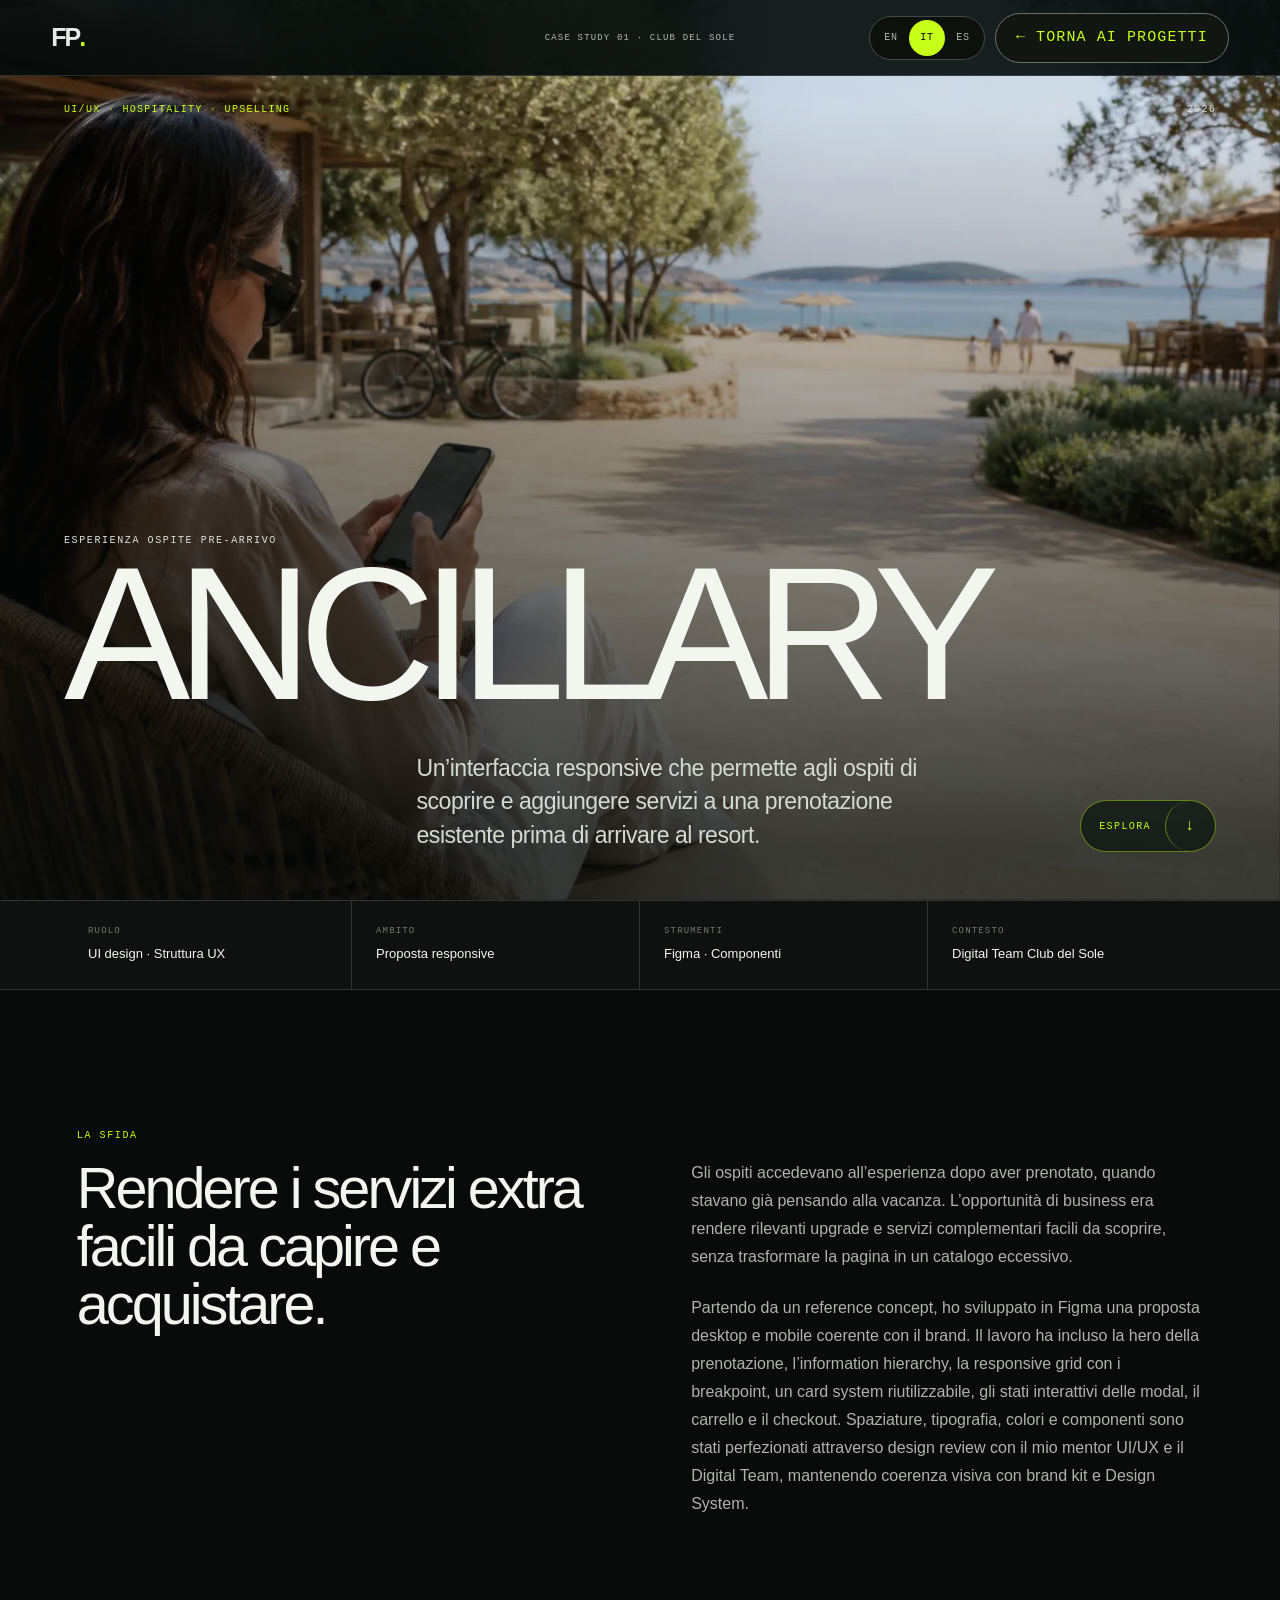
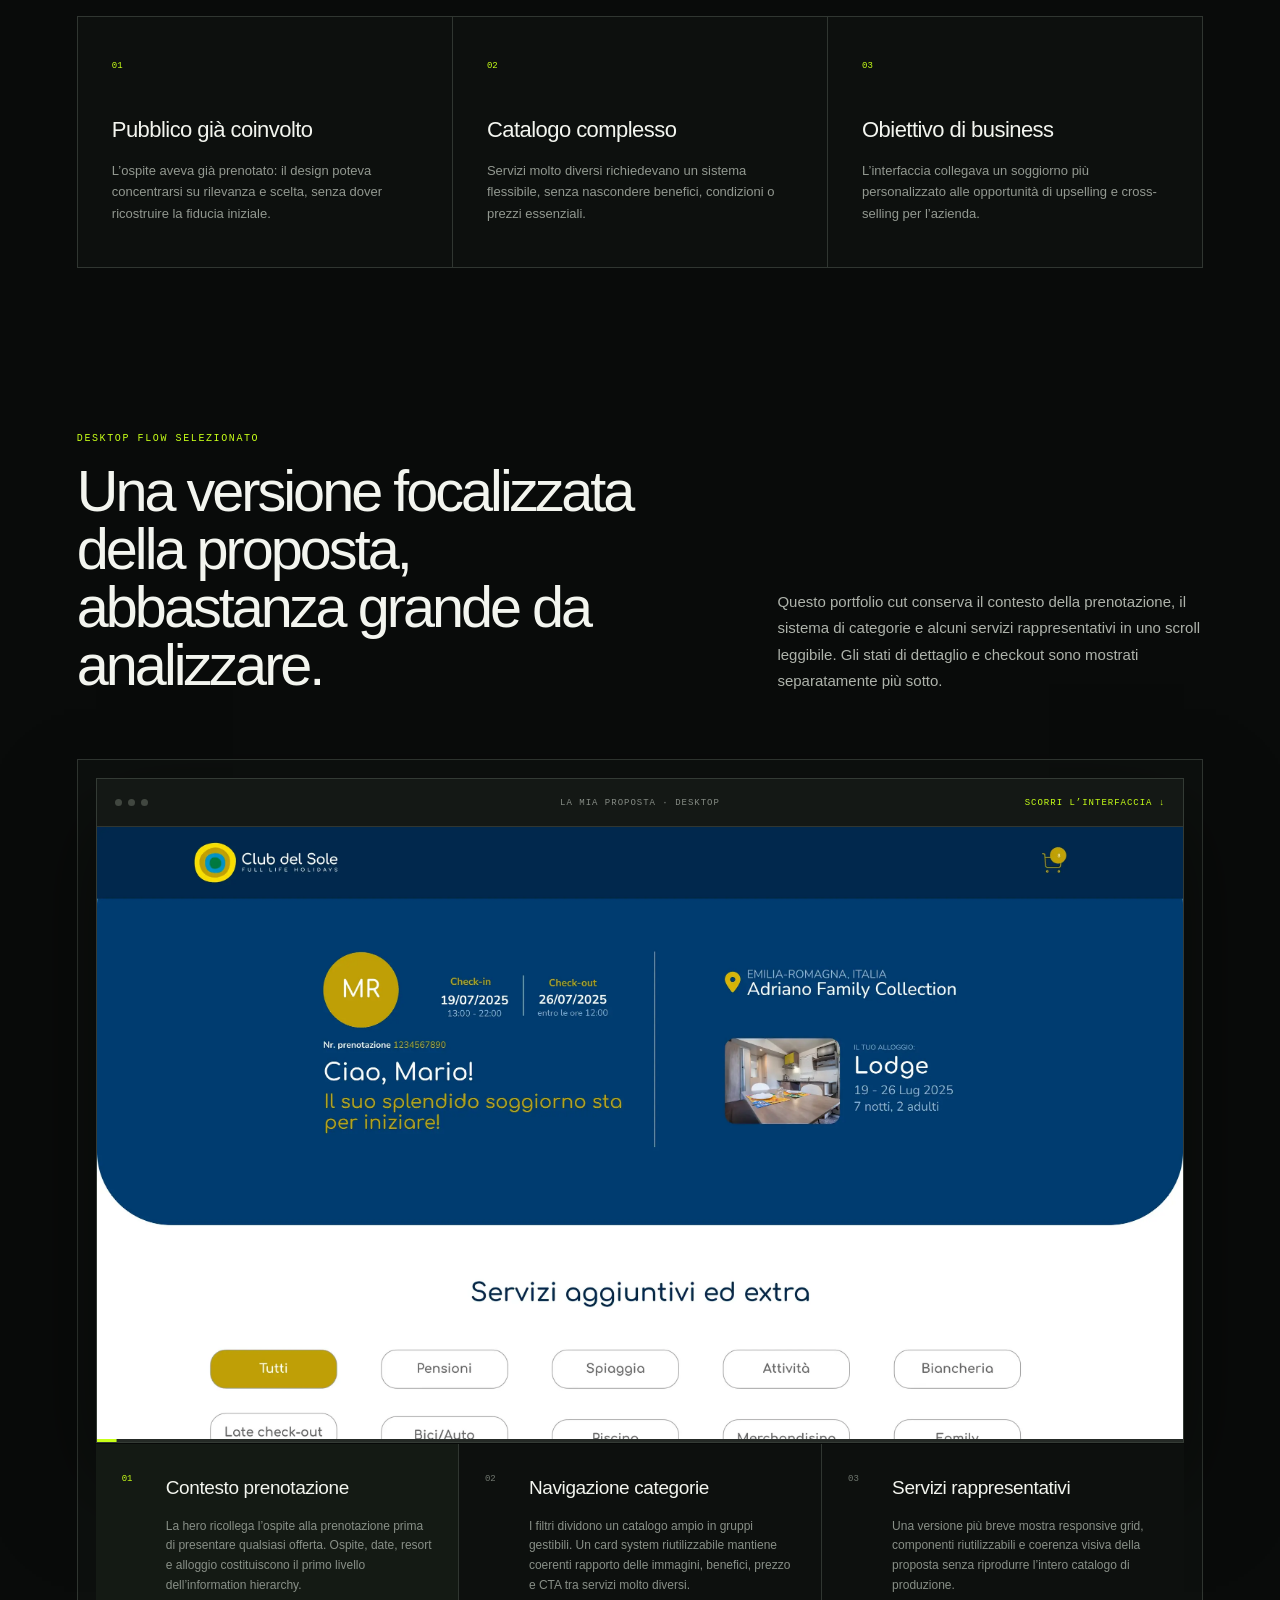
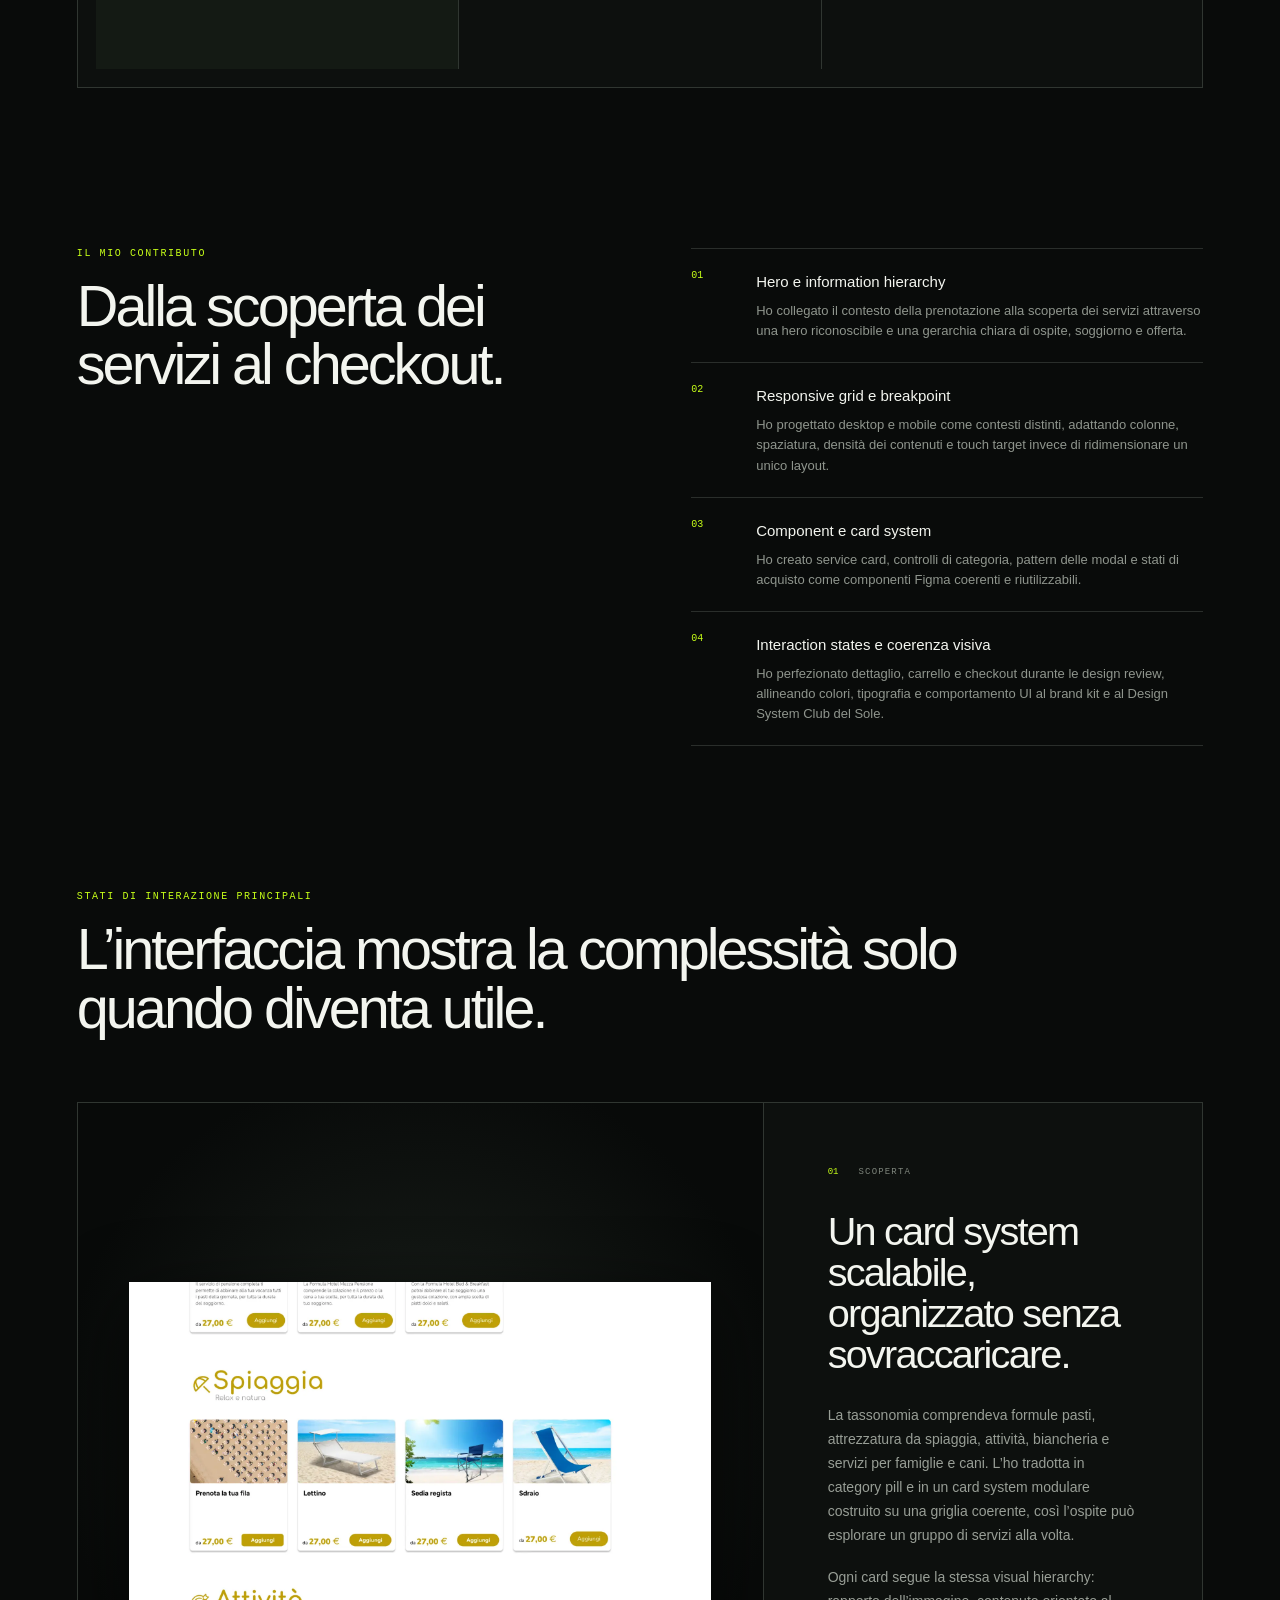
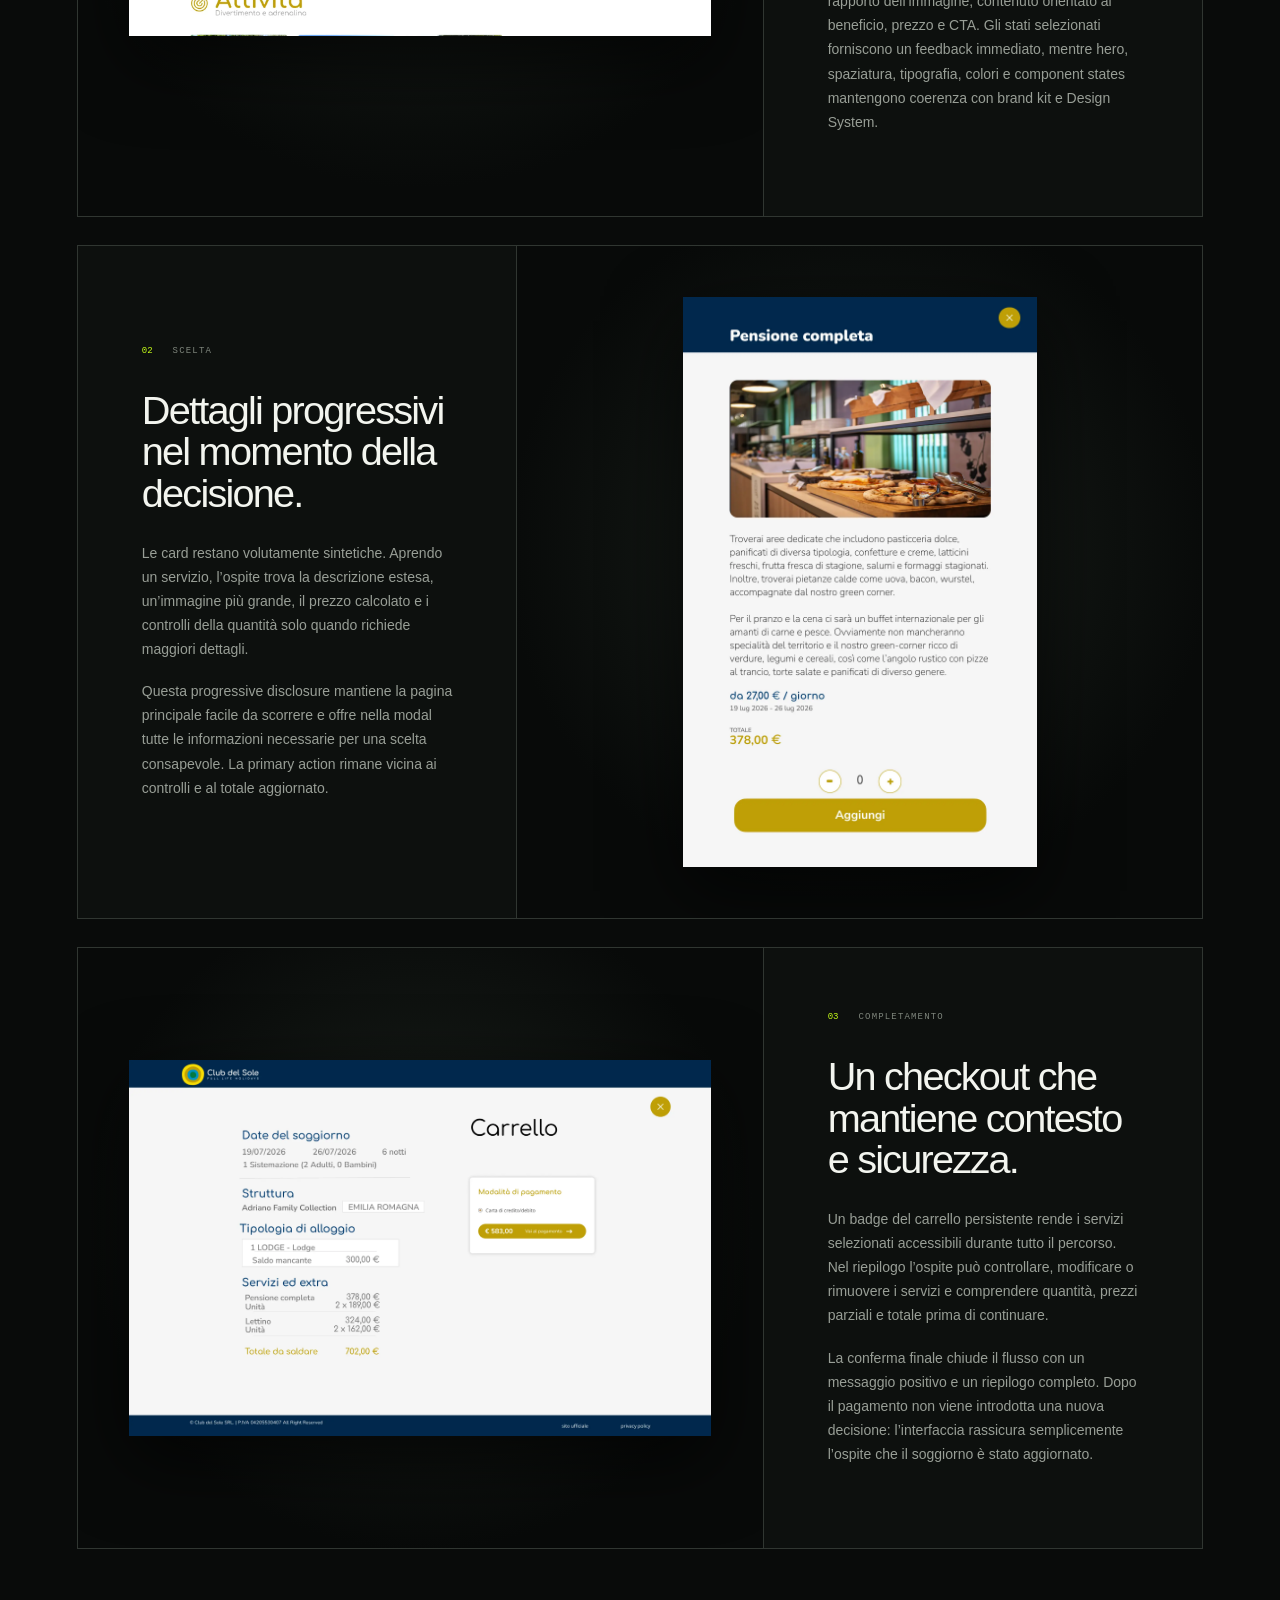
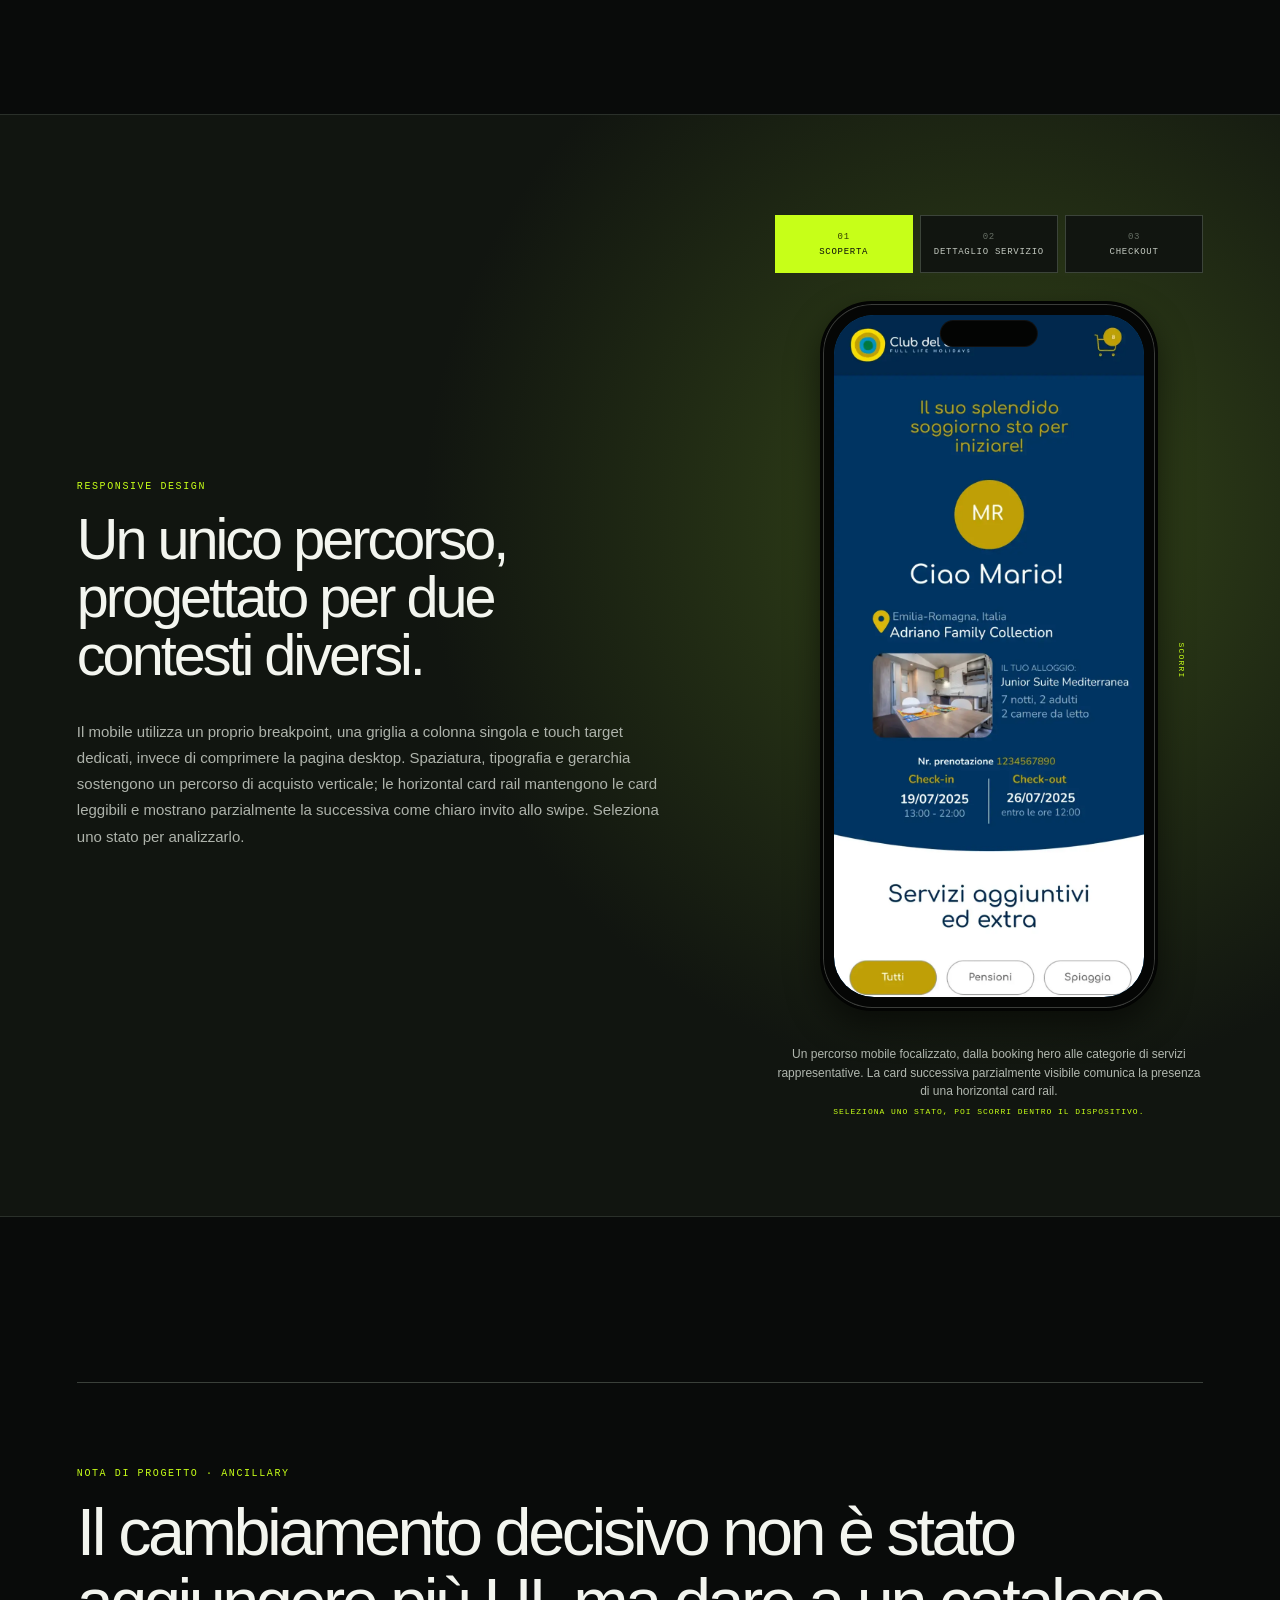
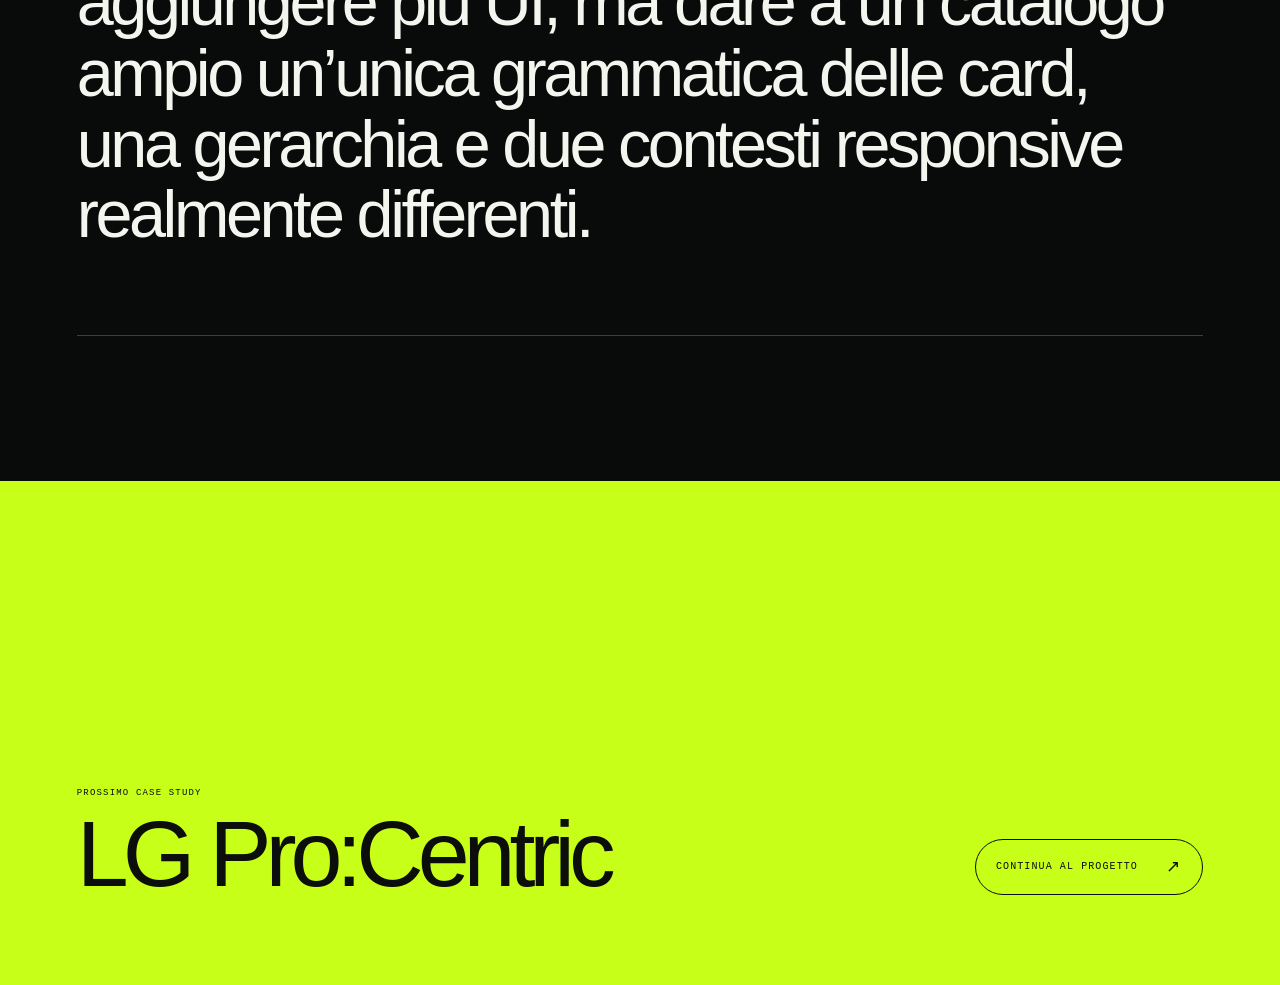
<file: it/work/ancillary/index.html>
<!DOCTYPE html><html lang="en"><head><meta charSet="utf-8"/><meta name="viewport" content="width=device-width, initial-scale=1"/><link rel="preload" href="/_next/static/media/797e433ab948586e-s.p.08e28id.o-okb.woff2" as="font" crossorigin="" type="font/woff2"/><link rel="preload" href="/_next/static/media/caa3a2e1cccd8315-s.p.09~u27dqhyhd6.woff2" as="font" crossorigin="" type="font/woff2"/><link rel="preload" as="image" href="/projects/ancillary/ancillary-cover-photographic-v2.webp"/><link rel="preload" as="image" href="/projects/ancillary/web/prototype-mobile-cut-hq.webp" fetchPriority="high"/><link rel="stylesheet" href="/_next/static/chunks/0yqdj-u3j73in.css" data-precedence="next"/><link rel="preload" as="script" fetchPriority="low" href="/_next/static/chunks/0gxwci3e5-ykx.js"/><script src="/_next/static/chunks/125l.7mq080dp.js" async=""></script><script src="/_next/static/chunks/10u3y4bw1ayzs.js" async=""></script><script src="/_next/static/chunks/turbopack-0rf1mnt1vywp0.js" async=""></script><script src="/_next/static/chunks/0fsi8lw5utejl.js" async=""></script><script src="/_next/static/chunks/0d3tkj33oycf2.js" async=""></script><script src="/_next/static/chunks/07vmiyblcxx4b.js" async=""></script><meta name="next-size-adjust" content=""/><title>Ancillary — Case study — Francesco Palermo</title><meta name="description" content="Un’esperienza responsive per scoprire e acquistare servizi prima dell’arrivo nei resort Club del Sole."/><meta name="author" content="Francesco Palermo"/><meta name="keywords" content="UI designer,UI/UX designer,responsive design,design systems,hospitality UX,Figma"/><meta name="creator" content="Francesco Palermo"/><meta name="robots" content="index, follow"/><link rel="canonical" href="https://francescopalermo-04.github.io/it/work/ancillary/"/><link rel="alternate" hrefLang="en-US" href="https://francescopalermo-04.github.io/work/ancillary/"/><link rel="alternate" hrefLang="it-IT" href="https://francescopalermo-04.github.io/it/work/ancillary/"/><link rel="alternate" hrefLang="es-ES" href="https://francescopalermo-04.github.io/es/work/ancillary/"/><meta property="og:title" content="Ancillary — Case study — Francesco Palermo"/><meta property="og:description" content="Un’esperienza responsive per scoprire e acquistare servizi prima dell’arrivo nei resort Club del Sole."/><meta property="og:url" content="https://francescopalermo-04.github.io/it/work/ancillary/"/><meta property="og:locale" content="it_IT"/><meta property="og:image" content="https://francescopalermo-04.github.io/projects/ancillary/ancillary-cover-photographic-v2.webp"/><meta property="og:image:width" content="1586"/><meta property="og:image:height" content="992"/><meta property="og:image:alt" content="Esperienza pre-arrivo Ancillary"/><meta name="twitter:card" content="summary_large_image"/><meta name="twitter:title" content="Francesco Palermo — UI Designer"/><meta name="twitter:description" content="Responsive hospitality interfaces, design systems and real-world digital guest experiences."/><meta name="twitter:image" content="https://francescopalermo-04.github.io/social/portfolio-og.webp"/><link rel="shortcut icon" href="/favicon.svg"/><link rel="icon" href="/favicon.svg"/><script src="/_next/static/chunks/03~yq9q893hmn.js" noModule=""></script></head><body class="geist_a71539c9-module__T19VSG__variable geist_mono_8d43a2aa-module__8Li5zG__variable antialiased"><div hidden=""><!--$--><!--/$--></div><main class="caseRoute"><nav class="caseNav" aria-label="Navigazione del case study"><a class="logo" href="/it" aria-label="Francesco Palermo, home page">FP<span>.</span></a><span>Case study<!-- --> 01 · Club del Sole</span><div class="caseNavActions"><div class="languageSwitcher" role="group" aria-label="Seleziona lingua"><a href="/work/ancillary" hrefLang="en" lang="en" aria-label="English">EN</a><a href="/it/work/ancillary" hrefLang="it" lang="it" aria-label="Italiano" aria-current="page">IT</a><a href="/es/work/ancillary" hrefLang="es" lang="es" aria-label="Español">ES</a></div><a class="backToWork" href="/it#work" aria-label="Torna ai progetti"><span aria-hidden="true">←</span><span class="backLabel">Torna ai progetti</span></a></div></nav><header class="caseOpening"><img alt="Ospite che organizza il soggiorno da una luminosa terrazza mediterranea" decoding="async" data-nimg="fill" class="caseOpeningImage" style="position:absolute;height:100%;width:100%;left:0;top:0;right:0;bottom:0;color:transparent" src="/projects/ancillary/ancillary-cover-photographic-v2.webp"/><div class="caseOpeningShade"></div><div class="caseOpeningMeta"><p>UI/UX · Hospitality · Upselling</p><span>2026</span></div><div class="caseOpeningTitle"><p>Esperienza ospite pre-arrivo</p><h1>Ancillary</h1><p class="caseOpeningIntro">Un’interfaccia responsive che permette agli ospiti di scoprire e aggiungere servizi a una prenotazione esistente prima di arrivare al resort.</p></div><a class="caseScrollCue" href="#challenge" aria-label="Inizia il case study">Esplora<!-- --> <span>↓</span></a></header><section class="caseFactsRoute" aria-label="Dettagli del progetto"><div><small>Ruolo</small><b>UI design · Struttura UX</b></div><div><small>Ambito</small><b>Proposta responsive</b></div><div><small>Strumenti</small><b>Figma · Componenti</b></div><div><small>Contesto</small><b>Digital Team Club del Sole</b></div></section><div class="caseRouteBody"><section class="caseTextGrid routeIntro" id="challenge"><div><p class="caseKicker">La sfida</p><h2>Rendere i servizi extra facili da capire e acquistare.</h2></div><div class="caseParagraphs"><p>Gli ospiti accedevano all’esperienza dopo aver prenotato, quando stavano già pensando alla vacanza. L’opportunità di business era rendere rilevanti upgrade e servizi complementari facili da scoprire, senza trasformare la pagina in un catalogo eccessivo.</p><p>Partendo da un reference concept, ho sviluppato in Figma una proposta desktop e mobile coerente con il brand. Il lavoro ha incluso la hero della prenotazione, l’information hierarchy, la responsive grid con i breakpoint, un card system riutilizzabile, gli stati interattivi delle modal, il carrello e il checkout. Spaziature, tipografia, colori e componenti sono stati perfezionati attraverso design review con il mio mentor UI/UX e il Digital Team, mantenendo coerenza visiva con brand kit e Design System.</p></div></section><section class="projectOpportunity" aria-label="Opportunità del progetto"><article><span>01</span><h3>Pubblico già coinvolto</h3><p>L’ospite aveva già prenotato: il design poteva concentrarsi su rilevanza e scelta, senza dover ricostruire la fiducia iniziale.</p></article><article><span>02</span><h3>Catalogo complesso</h3><p>Servizi molto diversi richiedevano un sistema flessibile, senza nascondere benefici, condizioni o prezzi essenziali.</p></article><article><span>03</span><h3>Obiettivo di business</h3><p>L’interfaccia collegava un soggiorno più personalizzato alle opportunità di upselling e cross-selling per l’azienda.</p></article></section><section class="journeySection" aria-labelledby="journey-title"><div class="journeyHeading"><div><p class="caseKicker">Desktop flow selezionato</p><h2 id="journey-title">Una versione focalizzata della proposta, abbastanza grande da analizzare.</h2></div><p>Questo portfolio cut conserva il contesto della prenotazione, il sistema di categorie e alcuni servizi rappresentativi in uno scroll leggibile. Gli stati di dettaglio e checkout sono mostrati separatamente più sotto.</p></div><div class="desktopFlowExplorer"><div class="desktopBrowser"><div class="desktopBrowserBar"><div aria-hidden="true"><i></i><i></i><i></i></div><span>La mia proposta · Desktop</span><span class="desktopScrollHint">Scorri l’interfaccia ↓</span></div><div class="desktopViewport" tabindex="0" aria-label="Portfolio cut scorrevole della proposta desktop Ancillary"><img alt="Curated desktop proposal for the Ancillary landing page" loading="lazy" width="3000" height="7708" decoding="async" data-nimg="1" style="color:transparent" src="/projects/ancillary/web/prototype-desktop-cut-3000.webp"/></div><div class="desktopProgress" aria-hidden="true"><i style="transform:scaleX(0.018)"></i></div></div><div class="flowChapterNav" aria-label="Capitoli del desktop flow"><button type="button" class="isActive" aria-pressed="true"><span>01</span><div><h3>Contesto prenotazione</h3><p>La hero ricollega l’ospite alla prenotazione prima di presentare qualsiasi offerta. Ospite, date, resort e alloggio costituiscono il primo livello dell’information hierarchy.</p></div></button><button type="button" class="" aria-pressed="false"><span>02</span><div><h3>Navigazione categorie</h3><p>I filtri dividono un catalogo ampio in gruppi gestibili. Un card system riutilizzabile mantiene coerenti rapporto delle immagini, benefici, prezzo e CTA tra servizi molto diversi.</p></div></button><button type="button" class="" aria-pressed="false"><span>03</span><div><h3>Servizi rappresentativi</h3><p>Una versione più breve mostra responsive grid, componenti riutilizzabili e coerenza visiva della proposta senza riprodurre l’intero catalogo di produzione.</p></div></button></div></div></section><section class="caseTextGrid contribution routeContribution"><div><p class="caseKicker">Il mio contributo</p><h2>Dalla scoperta dei servizi al checkout.</h2></div><ol class="processList"><li><span>01</span><div><b>Hero e information hierarchy</b><p>Ho collegato il contesto della prenotazione alla scoperta dei servizi attraverso una hero riconoscibile e una gerarchia chiara di ospite, soggiorno e offerta.</p></div></li><li><span>02</span><div><b>Responsive grid e breakpoint</b><p>Ho progettato desktop e mobile come contesti distinti, adattando colonne, spaziatura, densità dei contenuti e touch target invece di ridimensionare un unico layout.</p></div></li><li><span>03</span><div><b>Component e card system</b><p>Ho creato service card, controlli di categoria, pattern delle modal e stati di acquisto come componenti Figma coerenti e riutilizzabili.</p></div></li><li><span>04</span><div><b>Interaction states e coerenza visiva</b><p>Ho perfezionato dettaglio, carrello e checkout durante le design review, allineando colori, tipografia e comportamento UI al brand kit e al Design System Club del Sole.</p></div></li></ol></section><section class="interactionSection" aria-labelledby="interaction-title"><div class="interactionHeading"><p class="caseKicker">Stati di interazione principali</p><h2 id="interaction-title">L’interfaccia mostra la complessità solo quando diventa utile.</h2></div><div class="interactionStories"><article class="interactionStory landscape"><div class="interactionStoryVisual"><img alt="Categorie di servizi e card riutilizzabili nella proposta Ancillary" loading="lazy" width="1800" height="1094" decoding="async" data-nimg="1" style="color:transparent" src="/projects/ancillary/web/flow-discovery.webp"/></div><div class="interactionStoryCopy"><div><span>01</span><small>Scoperta</small></div><h3>Un card system scalabile, organizzato senza sovraccaricare.</h3><p>La tassonomia comprendeva formule pasti, attrezzatura da spiaggia, attività, biancheria e servizi per famiglie e cani. L’ho tradotta in category pill e in un card system modulare costruito su una griglia coerente, così l’ospite può esplorare un gruppo di servizi alla volta.</p><p>Ogni card segue la stessa visual hierarchy: rapporto dell’immagine, contenuto orientato al beneficio, prezzo e CTA. Gli stati selezionati forniscono un feedback immediato, mentre hero, spaziatura, tipografia, colori e component states mantengono coerenza con brand kit e Design System.</p></div></article><article class="interactionStory portrait"><div class="interactionStoryVisual"><img alt="Modal di dettaglio servizio nella proposta Ancillary" loading="lazy" width="1440" height="2316" decoding="async" data-nimg="1" style="color:transparent" src="/projects/ancillary/web/my-service-modal.webp"/></div><div class="interactionStoryCopy"><div><span>02</span><small>Scelta</small></div><h3>Dettagli progressivi nel momento della decisione.</h3><p>Le card restano volutamente sintetiche. Aprendo un servizio, l’ospite trova la descrizione estesa, un’immagine più grande, il prezzo calcolato e i controlli della quantità solo quando richiede maggiori dettagli.</p><p>Questa progressive disclosure mantiene la pagina principale facile da scorrere e offre nella modal tutte le informazioni necessarie per una scelta consapevole. La primary action rimane vicina ai controlli e al totale aggiornato.</p></div></article><article class="interactionStory landscape"><div class="interactionStoryVisual"><img alt="Carrello e checkout nella proposta Ancillary" loading="lazy" width="2600" height="1681" decoding="async" data-nimg="1" style="color:transparent" src="/projects/ancillary/web/my-cart.webp"/></div><div class="interactionStoryCopy"><div><span>03</span><small>Completamento</small></div><h3>Un checkout che mantiene contesto e sicurezza.</h3><p>Un badge del carrello persistente rende i servizi selezionati accessibili durante tutto il percorso. Nel riepilogo l’ospite può controllare, modificare o rimuovere i servizi e comprendere quantità, prezzi parziali e totale prima di continuare.</p><p>La conferma finale chiude il flusso con un messaggio positivo e un riepilogo completo. Dopo il pagamento non viene introdotta una nuova decisione: l’interfaccia rassicura semplicemente l’ospite che il soggiorno è stato aggiornato.</p></div></article></div></section><section class="responsiveRouteSection" aria-labelledby="responsive-title"><div class="responsiveRouteCopy"><p class="caseKicker">Responsive design</p><h2 id="responsive-title">Un unico percorso, progettato per due contesti diversi.</h2><p>Il mobile utilizza un proprio breakpoint, una griglia a colonna singola e touch target dedicati, invece di comprimere la pagina desktop. Spaziatura, tipografia e gerarchia sostengono un percorso di acquisto verticale; le horizontal card rail mantengono le card leggibili e mostrano parzialmente la successiva come chiaro invito allo swipe. Seleziona uno stato per analizzarlo.</p></div><div class="mobileShowcase"><div class="phoneStateControls" role="tablist" aria-label="Stati dell’interfaccia mobile"><button type="button" role="tab" aria-selected="true"><span>0<!-- -->1</span>Scoperta</button><button type="button" role="tab" aria-selected="false"><span>0<!-- -->2</span>Dettaglio servizio</button><button type="button" role="tab" aria-selected="false"><span>0<!-- -->3</span>Checkout</button></div><div class="iphoneProMax" aria-live="polite"><div class="dynamicIsland"></div><div class="iphoneScreens"><div class="iphoneScreen iphoneScreen--home isActive" aria-hidden="false" aria-label="Scoperta. Scorri verticalmente per analizzarlo." tabindex="0"><img alt="Flow mobile per la scoperta dei servizi Ancillary" fetchPriority="high" loading="eager" width="850" height="8450" decoding="async" data-nimg="1" style="color:transparent" src="/projects/ancillary/web/prototype-mobile-cut-hq.webp"/></div><div class="iphoneScreen iphoneScreen--service " aria-hidden="true" aria-label="Dettaglio servizio. Lo stato completo è visibile senza scroll." tabindex="-1"><img alt="Stato mobile di dettaglio servizio Ancillary" fetchPriority="auto" loading="lazy" width="880" height="2316" decoding="async" data-nimg="1" style="color:transparent" src="/projects/ancillary/web/mobile-service.webp"/></div><div class="iphoneScreen iphoneScreen--checkout " aria-hidden="true" aria-label="Checkout. Scorri verticalmente per analizzarlo." tabindex="-1"><img alt="Stato mobile di checkout Ancillary" fetchPriority="auto" loading="lazy" width="880" height="2634" decoding="async" data-nimg="1" style="color:transparent" src="/projects/ancillary/web/mobile-cart.webp"/></div></div><span class="phoneScrollHint">Scorri</span></div><p class="phoneStateDescription">Un percorso mobile focalizzato, dalla booking hero alle categorie di servizi rappresentative. La card successiva parzialmente visibile comunica la presenza di una horizontal card rail.</p><p class="phoneInteractionNote">Seleziona uno stato, poi scorri dentro il dispositivo.</p></div></section><section class="caseTakeawayRoute"><p class="caseKicker">Nota di progetto · Ancillary</p><p class="takeawayStatement">Il cambiamento decisivo non è stato aggiungere più UI, ma dare a un catalogo ampio un’unica grammatica delle card, una gerarchia e due contesti responsive realmente differenti.</p></section></div><footer class="caseFooter"><div><span>Prossimo case study</span><h2>LG Pro:Centric</h2></div><a class="caseFooterCta" href="/it/work/procentric">Continua al progetto<!-- --> <span>↗</span></a></footer></main><!--$--><!--/$--><script src="/_next/static/chunks/0gxwci3e5-ykx.js" id="_R_" async=""></script><script>(self.__next_f=self.__next_f||[]).push([0])</script><script>self.__next_f.push([1,"1:\"$Sreact.fragment\"\n2:I[39756,[\"/_next/static/chunks/0fsi8lw5utejl.js\",\"/_next/static/chunks/0d3tkj33oycf2.js\"],\"default\"]\n3:I[37457,[\"/_next/static/chunks/0fsi8lw5utejl.js\",\"/_next/static/chunks/0d3tkj33oycf2.js\"],\"default\"]\n4:I[72744,[\"/_next/static/chunks/0fsi8lw5utejl.js\",\"/_next/static/chunks/0d3tkj33oycf2.js\",\"/_next/static/chunks/07vmiyblcxx4b.js\"],\"default\"]\n5:I[49065,[\"/_next/static/chunks/0fsi8lw5utejl.js\",\"/_next/static/chunks/0d3tkj33oycf2.js\",\"/_next/static/chunks/07vmiyblcxx4b.js\"],\"default\"]\n6:I[5500,[\"/_next/static/chunks/0fsi8lw5utejl.js\",\"/_next/static/chunks/0d3tkj33oycf2.js\",\"/_next/static/chunks/07vmiyblcxx4b.js\"],\"Image\"]\n11:I[68027,[\"/_next/static/chunks/0fsi8lw5utejl.js\",\"/_next/static/chunks/0d3tkj33oycf2.js\"],\"default\",1]\n:HL[\"/_next/static/chunks/0yqdj-u3j73in.css\",\"style\"]\n:HL[\"/_next/static/media/797e433ab948586e-s.p.08e28id.o-okb.woff2\",\"font\",{\"crossOrigin\":\"\",\"type\":\"font/woff2\"}]\n:HL[\"/_next/static/media/caa3a2e1cccd8315-s.p.09~u27dqhyhd6.woff2\",\"font\",{\"crossOrigin\":\"\",\"type\":\"font/woff2\"}]\n"])</script><script>self.__next_f.push([1,"0:{\"P\":null,\"c\":[\"\",\"it\",\"work\",\"ancillary\",\"\"],\"q\":\"\",\"i\":false,\"f\":[[[\"\",{\"children\":[\"it\",{\"children\":[\"work\",{\"children\":[\"ancillary\",{\"children\":[\"__PAGE__\",{}]}]}]}]},\"$undefined\",\"$undefined\",16],[[\"$\",\"$1\",\"c\",{\"children\":[[[\"$\",\"link\",\"0\",{\"rel\":\"stylesheet\",\"href\":\"/_next/static/chunks/0yqdj-u3j73in.css\",\"precedence\":\"next\",\"crossOrigin\":\"$undefined\",\"nonce\":\"$undefined\"}],[\"$\",\"script\",\"script-0\",{\"src\":\"/_next/static/chunks/0fsi8lw5utejl.js\",\"async\":true,\"nonce\":\"$undefined\"}],[\"$\",\"script\",\"script-1\",{\"src\":\"/_next/static/chunks/0d3tkj33oycf2.js\",\"async\":true,\"nonce\":\"$undefined\"}]],[\"$\",\"html\",null,{\"lang\":\"en\",\"children\":[\"$\",\"body\",null,{\"className\":\"geist_a71539c9-module__T19VSG__variable geist_mono_8d43a2aa-module__8Li5zG__variable antialiased\",\"children\":[\"$\",\"$L2\",null,{\"parallelRouterKey\":\"children\",\"error\":\"$undefined\",\"errorStyles\":\"$undefined\",\"errorScripts\":\"$undefined\",\"template\":[\"$\",\"$L3\",null,{}],\"templateStyles\":\"$undefined\",\"templateScripts\":\"$undefined\",\"notFound\":[[[\"$\",\"title\",null,{\"children\":\"404: This page could not be found.\"}],[\"$\",\"div\",null,{\"style\":{\"fontFamily\":\"system-ui,\\\"Segoe UI\\\",Roboto,Helvetica,Arial,sans-serif,\\\"Apple Color Emoji\\\",\\\"Segoe UI Emoji\\\"\",\"height\":\"100vh\",\"textAlign\":\"center\",\"display\":\"flex\",\"flexDirection\":\"column\",\"alignItems\":\"center\",\"justifyContent\":\"center\"},\"children\":[\"$\",\"div\",null,{\"children\":[[\"$\",\"style\",null,{\"dangerouslySetInnerHTML\":{\"__html\":\"body{color:#000;background:#fff;margin:0}.next-error-h1{border-right:1px solid rgba(0,0,0,.3)}@media (prefers-color-scheme:dark){body{color:#fff;background:#000}.next-error-h1{border-right:1px solid rgba(255,255,255,.3)}}\"}}],[\"$\",\"h1\",null,{\"className\":\"next-error-h1\",\"style\":{\"display\":\"inline-block\",\"margin\":\"0 20px 0 0\",\"padding\":\"0 23px 0 0\",\"fontSize\":24,\"fontWeight\":500,\"verticalAlign\":\"top\",\"lineHeight\":\"49px\"},\"children\":404}],[\"$\",\"div\",null,{\"style\":{\"display\":\"inline-block\"},\"children\":[\"$\",\"h2\",null,{\"style\":{\"fontSize\":14,\"fontWeight\":400,\"lineHeight\":\"49px\",\"margin\":0},\"children\":\"This page could not be found.\"}]}]]}]}]],[]],\"forbidden\":\"$undefined\",\"unauthorized\":\"$undefined\"}]}]}]]}],{\"children\":[[\"$\",\"$1\",\"c\",{\"children\":[null,[\"$\",\"$L2\",null,{\"parallelRouterKey\":\"children\",\"error\":\"$undefined\",\"errorStyles\":\"$undefined\",\"errorScripts\":\"$undefined\",\"template\":[\"$\",\"$L3\",null,{}],\"templateStyles\":\"$undefined\",\"templateScripts\":\"$undefined\",\"notFound\":\"$undefined\",\"forbidden\":\"$undefined\",\"unauthorized\":\"$undefined\"}]]}],{\"children\":[[\"$\",\"$1\",\"c\",{\"children\":[null,[\"$\",\"$L2\",null,{\"parallelRouterKey\":\"children\",\"error\":\"$undefined\",\"errorStyles\":\"$undefined\",\"errorScripts\":\"$undefined\",\"template\":[\"$\",\"$L3\",null,{}],\"templateStyles\":\"$undefined\",\"templateScripts\":\"$undefined\",\"notFound\":\"$undefined\",\"forbidden\":\"$undefined\",\"unauthorized\":\"$undefined\"}]]}],{\"children\":[[\"$\",\"$1\",\"c\",{\"children\":[null,[\"$\",\"$L2\",null,{\"parallelRouterKey\":\"children\",\"error\":\"$undefined\",\"errorStyles\":\"$undefined\",\"errorScripts\":\"$undefined\",\"template\":[\"$\",\"$L3\",null,{}],\"templateStyles\":\"$undefined\",\"templateScripts\":\"$undefined\",\"notFound\":\"$undefined\",\"forbidden\":\"$undefined\",\"unauthorized\":\"$undefined\"}]]}],{\"children\":[[\"$\",\"$1\",\"c\",{\"children\":[[\"$\",\"main\",null,{\"className\":\"caseRoute\",\"children\":[[\"$\",\"$L4\",null,{}],[\"$\",\"nav\",null,{\"className\":\"caseNav\",\"aria-label\":\"Navigazione del case study\",\"children\":[[\"$\",\"a\",null,{\"className\":\"logo\",\"href\":\"/it\",\"aria-label\":\"Francesco Palermo, home page\",\"children\":[\"FP\",[\"$\",\"span\",null,{\"children\":\".\"}]]}],[\"$\",\"span\",null,{\"children\":[\"Case study\",\" 01 · Club del Sole\"]}],[\"$\",\"div\",null,{\"className\":\"caseNavActions\",\"children\":[[\"$\",\"$L5\",null,{\"locale\":\"it\",\"path\":\"/work/ancillary\"}],[\"$\",\"a\",null,{\"className\":\"backToWork\",\"href\":\"/it#work\",\"aria-label\":\"Torna ai progetti\",\"children\":[[\"$\",\"span\",null,{\"aria-hidden\":\"true\",\"children\":\"←\"}],[\"$\",\"span\",null,{\"className\":\"backLabel\",\"children\":\"Torna ai progetti\"}]]}]]}]]}],[\"$\",\"header\",null,{\"className\":\"caseOpening\",\"children\":[[\"$\",\"$L6\",null,{\"unoptimized\":true,\"className\":\"caseOpeningImage\",\"src\":\"/projects/ancillary/ancillary-cover-photographic-v2.webp\",\"alt\":\"Ospite che organizza il soggiorno da una luminosa terrazza mediterranea\",\"fill\":true,\"priority\":true,\"sizes\":\"100vw\"}],[\"$\",\"div\",null,{\"className\":\"caseOpeningShade\"}],[\"$\",\"div\",null,{\"className\":\"caseOpeningMeta\",\"children\":[[\"$\",\"p\",null,{\"children\":\"UI/UX · Hospitality · Upselling\"}],[\"$\",\"span\",null,{\"children\":\"2026\"}]]}],[\"$\",\"div\",null,{\"className\":\"caseOpeningTitle\",\"children\":[[\"$\",\"p\",null,{\"children\":\"Esperienza ospite pre-arrivo\"}],[\"$\",\"h1\",null,{\"children\":\"Ancillary\"}],[\"$\",\"p\",null,{\"className\":\"caseOpeningIntro\",\"children\":\"Un’interfaccia responsive che permette agli ospiti di scoprire e aggiungere servizi a una prenotazione esistente prima di arrivare al resort.\"}]]}],[\"$\",\"a\",null,{\"className\":\"caseScrollCue\",\"href\":\"#challenge\",\"aria-label\":\"Inizia il case study\",\"children\":[\"Esplora\",\" \",[\"$\",\"span\",null,{\"children\":\"↓\"}]]}]]}],[\"$\",\"section\",null,{\"className\":\"caseFactsRoute\",\"aria-label\":\"Dettagli del progetto\",\"children\":[\"$L7\",\"$L8\",\"$L9\",\"$La\"]}],\"$Lb\",\"$Lc\"]}],[\"$Ld\"],\"$Le\"]}],{},null,false,null]},null,false,\"$@f\"]},null,false,\"$@f\"]},null,false,\"$@f\"]},null,false,null],\"$L10\",false]],\"m\":\"$undefined\",\"G\":[\"$11\",[\"$L12\"]],\"S\":true,\"h\":null,\"s\":\"$undefined\",\"l\":\"$undefined\",\"p\":\"$undefined\",\"d\":\"$undefined\",\"b\":\"7Qss_ygE7OAGA9AN3r-c6\"}\n"])</script><script>self.__next_f.push([1,"13:I[57676,[\"/_next/static/chunks/0fsi8lw5utejl.js\",\"/_next/static/chunks/0d3tkj33oycf2.js\",\"/_next/static/chunks/07vmiyblcxx4b.js\"],\"default\"]\n18:I[97367,[\"/_next/static/chunks/0fsi8lw5utejl.js\",\"/_next/static/chunks/0d3tkj33oycf2.js\"],\"OutletBoundary\"]\n19:\"$Sreact.suspense\"\n1c:I[97367,[\"/_next/static/chunks/0fsi8lw5utejl.js\",\"/_next/static/chunks/0d3tkj33oycf2.js\"],\"ViewportBoundary\"]\n1e:I[97367,[\"/_next/static/chunks/0fsi8lw5utejl.js\",\"/_next/static/chunks/0d3tkj33oycf2.js\"],\"MetadataBoundary\"]\n7:[\"$\",\"div\",\"Ruolo\",{\"children\":[[\"$\",\"small\",null,{\"children\":\"Ruolo\"}],[\"$\",\"b\",null,{\"children\":\"UI design · Struttura UX\"}]]}]\n8:[\"$\",\"div\",\"Ambito\",{\"children\":[[\"$\",\"small\",null,{\"children\":\"Ambito\"}],[\"$\",\"b\",null,{\"children\":\"Proposta responsive\"}]]}]\n9:[\"$\",\"div\",\"Strumenti\",{\"children\":[[\"$\",\"small\",null,{\"children\":\"Strumenti\"}],[\"$\",\"b\",null,{\"children\":\"Figma · Componenti\"}]]}]\na:[\"$\",\"div\",\"Contesto\",{\"children\":[[\"$\",\"small\",null,{\"children\":\"Contesto\"}],[\"$\",\"b\",null,{\"children\":\"Digital Team Club del Sole\"}]]}]\n"])</script><script>self.__next_f.push([1,"b:[\"$\",\"div\",null,{\"className\":\"caseRouteBody\",\"children\":[[\"$\",\"section\",null,{\"className\":\"caseTextGrid routeIntro\",\"id\":\"challenge\",\"children\":[[\"$\",\"div\",null,{\"children\":[[\"$\",\"p\",null,{\"className\":\"caseKicker\",\"children\":\"La sfida\"}],[\"$\",\"h2\",null,{\"children\":\"Rendere i servizi extra facili da capire e acquistare.\"}]]}],[\"$\",\"div\",null,{\"className\":\"caseParagraphs\",\"children\":[[\"$\",\"p\",\"Gli ospiti accedevano all’esperienza dopo aver prenotato, quando stavano già pensando alla vacanza. L’opportunità di business era rendere rilevanti upgrade e servizi complementari facili da scoprire, senza trasformare la pagina in un catalogo eccessivo.\",{\"children\":\"Gli ospiti accedevano all’esperienza dopo aver prenotato, quando stavano già pensando alla vacanza. L’opportunità di business era rendere rilevanti upgrade e servizi complementari facili da scoprire, senza trasformare la pagina in un catalogo eccessivo.\"}],[\"$\",\"p\",\"Partendo da un reference concept, ho sviluppato in Figma una proposta desktop e mobile coerente con il brand. Il lavoro ha incluso la hero della prenotazione, l’information hierarchy, la responsive grid con i breakpoint, un card system riutilizzabile, gli stati interattivi delle modal, il carrello e il checkout. Spaziature, tipografia, colori e componenti sono stati perfezionati attraverso design review con il mio mentor UI/UX e il Digital Team, mantenendo coerenza visiva con brand kit e Design System.\",{\"children\":\"Partendo da un reference concept, ho sviluppato in Figma una proposta desktop e mobile coerente con il brand. Il lavoro ha incluso la hero della prenotazione, l’information hierarchy, la responsive grid con i breakpoint, un card system riutilizzabile, gli stati interattivi delle modal, il carrello e il checkout. Spaziature, tipografia, colori e componenti sono stati perfezionati attraverso design review con il mio mentor UI/UX e il Digital Team, mantenendo coerenza visiva con brand kit e Design System.\"}]]}]]}],[\"$\",\"section\",null,{\"className\":\"projectOpportunity\",\"aria-label\":\"Opportunità del progetto\",\"children\":[[\"$\",\"article\",\"01\",{\"children\":[[\"$\",\"span\",null,{\"children\":\"01\"}],[\"$\",\"h3\",null,{\"children\":\"Pubblico già coinvolto\"}],[\"$\",\"p\",null,{\"children\":\"L’ospite aveva già prenotato: il design poteva concentrarsi su rilevanza e scelta, senza dover ricostruire la fiducia iniziale.\"}]]}],[\"$\",\"article\",\"02\",{\"children\":[[\"$\",\"span\",null,{\"children\":\"02\"}],[\"$\",\"h3\",null,{\"children\":\"Catalogo complesso\"}],[\"$\",\"p\",null,{\"children\":\"Servizi molto diversi richiedevano un sistema flessibile, senza nascondere benefici, condizioni o prezzi essenziali.\"}]]}],[\"$\",\"article\",\"03\",{\"children\":[[\"$\",\"span\",null,{\"children\":\"03\"}],[\"$\",\"h3\",null,{\"children\":\"Obiettivo di business\"}],[\"$\",\"p\",null,{\"children\":\"L’interfaccia collegava un soggiorno più personalizzato alle opportunità di upselling e cross-selling per l’azienda.\"}]]}]]}],[\"$\",\"section\",null,{\"className\":\"journeySection\",\"aria-labelledby\":\"journey-title\",\"children\":[[\"$\",\"div\",null,{\"className\":\"journeyHeading\",\"children\":[[\"$\",\"div\",null,{\"children\":[[\"$\",\"p\",null,{\"className\":\"caseKicker\",\"children\":\"Desktop flow selezionato\"}],[\"$\",\"h2\",null,{\"id\":\"journey-title\",\"children\":\"Una versione focalizzata della proposta, abbastanza grande da analizzare.\"}]]}],[\"$\",\"p\",null,{\"children\":\"Questo portfolio cut conserva il contesto della prenotazione, il sistema di categorie e alcuni servizi rappresentativi in uno scroll leggibile. Gli stati di dettaglio e checkout sono mostrati separatamente più sotto.\"}]]}],[\"$\",\"$L13\",null,{\"locale\":\"it\"}]]}],[\"$\",\"section\",null,{\"className\":\"caseTextGrid contribution routeContribution\",\"children\":[[\"$\",\"div\",null,{\"children\":[[\"$\",\"p\",null,{\"className\":\"caseKicker\",\"children\":\"Il mio contributo\"}],[\"$\",\"h2\",null,{\"children\":\"Dalla scoperta dei servizi al checkout.\"}]]}],\"$L14\"]}],\"$L15\",\"$L16\",\"$L17\"]}]\n"])</script><script>self.__next_f.push([1,"c:[\"$\",\"footer\",null,{\"className\":\"caseFooter\",\"children\":[[\"$\",\"div\",null,{\"children\":[[\"$\",\"span\",null,{\"children\":\"Prossimo case study\"}],[\"$\",\"h2\",null,{\"children\":\"LG Pro:Centric\"}]]}],[\"$\",\"a\",null,{\"className\":\"caseFooterCta\",\"href\":\"/it/work/procentric\",\"children\":[\"Continua al progetto\",\" \",[\"$\",\"span\",null,{\"children\":\"↗\"}]]}]]}]\nd:[\"$\",\"script\",\"script-0\",{\"src\":\"/_next/static/chunks/07vmiyblcxx4b.js\",\"async\":true,\"nonce\":\"$undefined\"}]\ne:[\"$\",\"$L18\",null,{\"children\":[\"$\",\"$19\",null,{\"name\":\"Next.MetadataOutlet\",\"children\":\"$@1a\"}]}]\n1b:[]\nf:\"$W1b\"\n10:[\"$\",\"$1\",\"h\",{\"children\":[null,[\"$\",\"$L1c\",null,{\"children\":\"$L1d\"}],[\"$\",\"div\",null,{\"hidden\":true,\"children\":[\"$\",\"$L1e\",null,{\"children\":[\"$\",\"$19\",null,{\"name\":\"Next.Metadata\",\"children\":\"$L1f\"}]}]}],[\"$\",\"meta\",null,{\"name\":\"next-size-adjust\",\"content\":\"\"}]]}]\n12:[\"$\",\"link\",\"0\",{\"rel\":\"stylesheet\",\"href\":\"/_next/static/chunks/0yqdj-u3j73in.css\",\"precedence\":\"next\",\"crossOrigin\":\"$undefined\",\"nonce\":\"$undefined\"}]\n"])</script><script>self.__next_f.push([1,"21:I[761,[\"/_next/static/chunks/0fsi8lw5utejl.js\",\"/_next/static/chunks/0d3tkj33oycf2.js\",\"/_next/static/chunks/07vmiyblcxx4b.js\"],\"default\"]\n"])</script><script>self.__next_f.push([1,"14:[\"$\",\"ol\",null,{\"className\":\"processList\",\"children\":[[\"$\",\"li\",\"01\",{\"children\":[[\"$\",\"span\",null,{\"children\":\"01\"}],[\"$\",\"div\",null,{\"children\":[[\"$\",\"b\",null,{\"children\":\"Hero e information hierarchy\"}],[\"$\",\"p\",null,{\"children\":\"Ho collegato il contesto della prenotazione alla scoperta dei servizi attraverso una hero riconoscibile e una gerarchia chiara di ospite, soggiorno e offerta.\"}]]}]]}],[\"$\",\"li\",\"02\",{\"children\":[[\"$\",\"span\",null,{\"children\":\"02\"}],[\"$\",\"div\",null,{\"children\":[[\"$\",\"b\",null,{\"children\":\"Responsive grid e breakpoint\"}],[\"$\",\"p\",null,{\"children\":\"Ho progettato desktop e mobile come contesti distinti, adattando colonne, spaziatura, densità dei contenuti e touch target invece di ridimensionare un unico layout.\"}]]}]]}],[\"$\",\"li\",\"03\",{\"children\":[[\"$\",\"span\",null,{\"children\":\"03\"}],[\"$\",\"div\",null,{\"children\":[[\"$\",\"b\",null,{\"children\":\"Component e card system\"}],[\"$\",\"p\",null,{\"children\":\"Ho creato service card, controlli di categoria, pattern delle modal e stati di acquisto come componenti Figma coerenti e riutilizzabili.\"}]]}]]}],[\"$\",\"li\",\"04\",{\"children\":[[\"$\",\"span\",null,{\"children\":\"04\"}],[\"$\",\"div\",null,{\"children\":[[\"$\",\"b\",null,{\"children\":\"Interaction states e coerenza visiva\"}],[\"$\",\"p\",null,{\"children\":\"Ho perfezionato dettaglio, carrello e checkout durante le design review, allineando colori, tipografia e comportamento UI al brand kit e al Design System Club del Sole.\"}]]}]]}]]}]\n"])</script><script>self.__next_f.push([1,"15:[\"$\",\"section\",null,{\"className\":\"interactionSection\",\"aria-labelledby\":\"interaction-title\",\"children\":[[\"$\",\"div\",null,{\"className\":\"interactionHeading\",\"children\":[[\"$\",\"p\",null,{\"className\":\"caseKicker\",\"children\":\"Stati di interazione principali\"}],[\"$\",\"h2\",null,{\"id\":\"interaction-title\",\"children\":\"L’interfaccia mostra la complessità solo quando diventa utile.\"}]]}],[\"$\",\"div\",null,{\"className\":\"interactionStories\",\"children\":[[\"$\",\"article\",\"01\",{\"className\":\"interactionStory landscape\",\"children\":[[\"$\",\"div\",null,{\"className\":\"interactionStoryVisual\",\"children\":[\"$\",\"$L6\",null,{\"unoptimized\":true,\"src\":\"/projects/ancillary/web/flow-discovery.webp\",\"alt\":\"Categorie di servizi e card riutilizzabili nella proposta Ancillary\",\"width\":1800,\"height\":1094,\"sizes\":\"(max-width: 1050px) 86vw, 56vw\"}]}],[\"$\",\"div\",null,{\"className\":\"interactionStoryCopy\",\"children\":[[\"$\",\"div\",null,{\"children\":[[\"$\",\"span\",null,{\"children\":\"01\"}],[\"$\",\"small\",null,{\"children\":\"Scoperta\"}]]}],[\"$\",\"h3\",null,{\"children\":\"Un card system scalabile, organizzato senza sovraccaricare.\"}],[[\"$\",\"p\",\"La tassonomia comprendeva formule pasti, attrezzatura da spiaggia, attività, biancheria e servizi per famiglie e cani. L’ho tradotta in category pill e in un card system modulare costruito su una griglia coerente, così l’ospite può esplorare un gruppo di servizi alla volta.\",{\"children\":\"La tassonomia comprendeva formule pasti, attrezzatura da spiaggia, attività, biancheria e servizi per famiglie e cani. L’ho tradotta in category pill e in un card system modulare costruito su una griglia coerente, così l’ospite può esplorare un gruppo di servizi alla volta.\"}],[\"$\",\"p\",\"Ogni card segue la stessa visual hierarchy: rapporto dell’immagine, contenuto orientato al beneficio, prezzo e CTA. Gli stati selezionati forniscono un feedback immediato, mentre hero, spaziatura, tipografia, colori e component states mantengono coerenza con brand kit e Design System.\",{\"children\":\"Ogni card segue la stessa visual hierarchy: rapporto dell’immagine, contenuto orientato al beneficio, prezzo e CTA. Gli stati selezionati forniscono un feedback immediato, mentre hero, spaziatura, tipografia, colori e component states mantengono coerenza con brand kit e Design System.\"}]]]}]]}],[\"$\",\"article\",\"02\",{\"className\":\"interactionStory portrait\",\"children\":[[\"$\",\"div\",null,{\"className\":\"interactionStoryVisual\",\"children\":[\"$\",\"$L6\",null,{\"unoptimized\":true,\"src\":\"/projects/ancillary/web/my-service-modal.webp\",\"alt\":\"Modal di dettaglio servizio nella proposta Ancillary\",\"width\":1440,\"height\":2316,\"sizes\":\"(max-width: 1050px) 86vw, 56vw\"}]}],[\"$\",\"div\",null,{\"className\":\"interactionStoryCopy\",\"children\":[[\"$\",\"div\",null,{\"children\":[[\"$\",\"span\",null,{\"children\":\"02\"}],[\"$\",\"small\",null,{\"children\":\"Scelta\"}]]}],[\"$\",\"h3\",null,{\"children\":\"Dettagli progressivi nel momento della decisione.\"}],[[\"$\",\"p\",\"Le card restano volutamente sintetiche. Aprendo un servizio, l’ospite trova la descrizione estesa, un’immagine più grande, il prezzo calcolato e i controlli della quantità solo quando richiede maggiori dettagli.\",{\"children\":\"Le card restano volutamente sintetiche. Aprendo un servizio, l’ospite trova la descrizione estesa, un’immagine più grande, il prezzo calcolato e i controlli della quantità solo quando richiede maggiori dettagli.\"}],[\"$\",\"p\",\"Questa progressive disclosure mantiene la pagina principale facile da scorrere e offre nella modal tutte le informazioni necessarie per una scelta consapevole. La primary action rimane vicina ai controlli e al totale aggiornato.\",{\"children\":\"Questa progressive disclosure mantiene la pagina principale facile da scorrere e offre nella modal tutte le informazioni necessarie per una scelta consapevole. La primary action rimane vicina ai controlli e al totale aggiornato.\"}]]]}]]}],\"$L20\"]}]]}]\n"])</script><script>self.__next_f.push([1,"16:[\"$\",\"section\",null,{\"className\":\"responsiveRouteSection\",\"aria-labelledby\":\"responsive-title\",\"children\":[[\"$\",\"div\",null,{\"className\":\"responsiveRouteCopy\",\"children\":[[\"$\",\"p\",null,{\"className\":\"caseKicker\",\"children\":\"Responsive design\"}],[\"$\",\"h2\",null,{\"id\":\"responsive-title\",\"children\":\"Un unico percorso, progettato per due contesti diversi.\"}],[\"$\",\"p\",null,{\"children\":\"Il mobile utilizza un proprio breakpoint, una griglia a colonna singola e touch target dedicati, invece di comprimere la pagina desktop. Spaziatura, tipografia e gerarchia sostengono un percorso di acquisto verticale; le horizontal card rail mantengono le card leggibili e mostrano parzialmente la successiva come chiaro invito allo swipe. Seleziona uno stato per analizzarlo.\"}]]}],[\"$\",\"$L21\",null,{\"locale\":\"it\"}]]}]\n17:[\"$\",\"section\",null,{\"className\":\"caseTakeawayRoute\",\"children\":[[\"$\",\"p\",null,{\"className\":\"caseKicker\",\"children\":\"Nota di progetto · Ancillary\"}],[\"$\",\"p\",null,{\"className\":\"takeawayStatement\",\"children\":\"Il cambiamento decisivo non è stato aggiungere più UI, ma dare a un catalogo ampio un’unica grammatica delle card, una gerarchia e due contesti responsive realmente differenti.\"}]]}]\n"])</script><script>self.__next_f.push([1,"20:[\"$\",\"article\",\"03\",{\"className\":\"interactionStory landscape\",\"children\":[[\"$\",\"div\",null,{\"className\":\"interactionStoryVisual\",\"children\":[\"$\",\"$L6\",null,{\"unoptimized\":true,\"src\":\"/projects/ancillary/web/my-cart.webp\",\"alt\":\"Carrello e checkout nella proposta Ancillary\",\"width\":2600,\"height\":1681,\"sizes\":\"(max-width: 1050px) 86vw, 56vw\"}]}],[\"$\",\"div\",null,{\"className\":\"interactionStoryCopy\",\"children\":[[\"$\",\"div\",null,{\"children\":[[\"$\",\"span\",null,{\"children\":\"03\"}],[\"$\",\"small\",null,{\"children\":\"Completamento\"}]]}],[\"$\",\"h3\",null,{\"children\":\"Un checkout che mantiene contesto e sicurezza.\"}],[[\"$\",\"p\",\"Un badge del carrello persistente rende i servizi selezionati accessibili durante tutto il percorso. Nel riepilogo l’ospite può controllare, modificare o rimuovere i servizi e comprendere quantità, prezzi parziali e totale prima di continuare.\",{\"children\":\"Un badge del carrello persistente rende i servizi selezionati accessibili durante tutto il percorso. Nel riepilogo l’ospite può controllare, modificare o rimuovere i servizi e comprendere quantità, prezzi parziali e totale prima di continuare.\"}],[\"$\",\"p\",\"La conferma finale chiude il flusso con un messaggio positivo e un riepilogo completo. Dopo il pagamento non viene introdotta una nuova decisione: l’interfaccia rassicura semplicemente l’ospite che il soggiorno è stato aggiornato.\",{\"children\":\"La conferma finale chiude il flusso con un messaggio positivo e un riepilogo completo. Dopo il pagamento non viene introdotta una nuova decisione: l’interfaccia rassicura semplicemente l’ospite che il soggiorno è stato aggiornato.\"}]]]}]]}]\n"])</script><script>self.__next_f.push([1,"1d:[[\"$\",\"meta\",\"0\",{\"charSet\":\"utf-8\"}],[\"$\",\"meta\",\"1\",{\"name\":\"viewport\",\"content\":\"width=device-width, initial-scale=1\"}]]\n"])</script><script>self.__next_f.push([1,"22:I[27201,[\"/_next/static/chunks/0fsi8lw5utejl.js\",\"/_next/static/chunks/0d3tkj33oycf2.js\"],\"IconMark\"]\n1a:null\n"])</script><script>self.__next_f.push([1,"1f:[[\"$\",\"title\",\"0\",{\"children\":\"Ancillary — Case study — Francesco Palermo\"}],[\"$\",\"meta\",\"1\",{\"name\":\"description\",\"content\":\"Un’esperienza responsive per scoprire e acquistare servizi prima dell’arrivo nei resort Club del Sole.\"}],[\"$\",\"meta\",\"2\",{\"name\":\"author\",\"content\":\"Francesco Palermo\"}],[\"$\",\"meta\",\"3\",{\"name\":\"keywords\",\"content\":\"UI designer,UI/UX designer,responsive design,design systems,hospitality UX,Figma\"}],[\"$\",\"meta\",\"4\",{\"name\":\"creator\",\"content\":\"Francesco Palermo\"}],[\"$\",\"meta\",\"5\",{\"name\":\"robots\",\"content\":\"index, follow\"}],[\"$\",\"link\",\"6\",{\"rel\":\"canonical\",\"href\":\"https://francescopalermo-04.github.io/it/work/ancillary/\"}],[\"$\",\"link\",\"7\",{\"rel\":\"alternate\",\"hrefLang\":\"en-US\",\"href\":\"https://francescopalermo-04.github.io/work/ancillary/\"}],[\"$\",\"link\",\"8\",{\"rel\":\"alternate\",\"hrefLang\":\"it-IT\",\"href\":\"https://francescopalermo-04.github.io/it/work/ancillary/\"}],[\"$\",\"link\",\"9\",{\"rel\":\"alternate\",\"hrefLang\":\"es-ES\",\"href\":\"https://francescopalermo-04.github.io/es/work/ancillary/\"}],[\"$\",\"meta\",\"10\",{\"property\":\"og:title\",\"content\":\"Ancillary — Case study — Francesco Palermo\"}],[\"$\",\"meta\",\"11\",{\"property\":\"og:description\",\"content\":\"Un’esperienza responsive per scoprire e acquistare servizi prima dell’arrivo nei resort Club del Sole.\"}],[\"$\",\"meta\",\"12\",{\"property\":\"og:url\",\"content\":\"https://francescopalermo-04.github.io/it/work/ancillary/\"}],[\"$\",\"meta\",\"13\",{\"property\":\"og:locale\",\"content\":\"it_IT\"}],[\"$\",\"meta\",\"14\",{\"property\":\"og:image\",\"content\":\"https://francescopalermo-04.github.io/projects/ancillary/ancillary-cover-photographic-v2.webp\"}],[\"$\",\"meta\",\"15\",{\"property\":\"og:image:width\",\"content\":\"1586\"}],[\"$\",\"meta\",\"16\",{\"property\":\"og:image:height\",\"content\":\"992\"}],[\"$\",\"meta\",\"17\",{\"property\":\"og:image:alt\",\"content\":\"Esperienza pre-arrivo Ancillary\"}],[\"$\",\"meta\",\"18\",{\"name\":\"twitter:card\",\"content\":\"summary_large_image\"}],[\"$\",\"meta\",\"19\",{\"name\":\"twitter:title\",\"content\":\"Francesco Palermo — UI Designer\"}],[\"$\",\"meta\",\"20\",{\"name\":\"twitter:description\",\"content\":\"Responsive hospitality interfaces, design systems and real-world digital guest experiences.\"}],[\"$\",\"meta\",\"21\",{\"name\":\"twitter:image\",\"content\":\"https://francescopalermo-04.github.io/social/portfolio-og.webp\"}],[\"$\",\"link\",\"22\",{\"rel\":\"shortcut icon\",\"href\":\"/favicon.svg\"}],[\"$\",\"link\",\"23\",{\"rel\":\"icon\",\"href\":\"/favicon.svg\"}],[\"$\",\"$L22\",\"24\",{}]]\n"])</script></body></html>
</file>
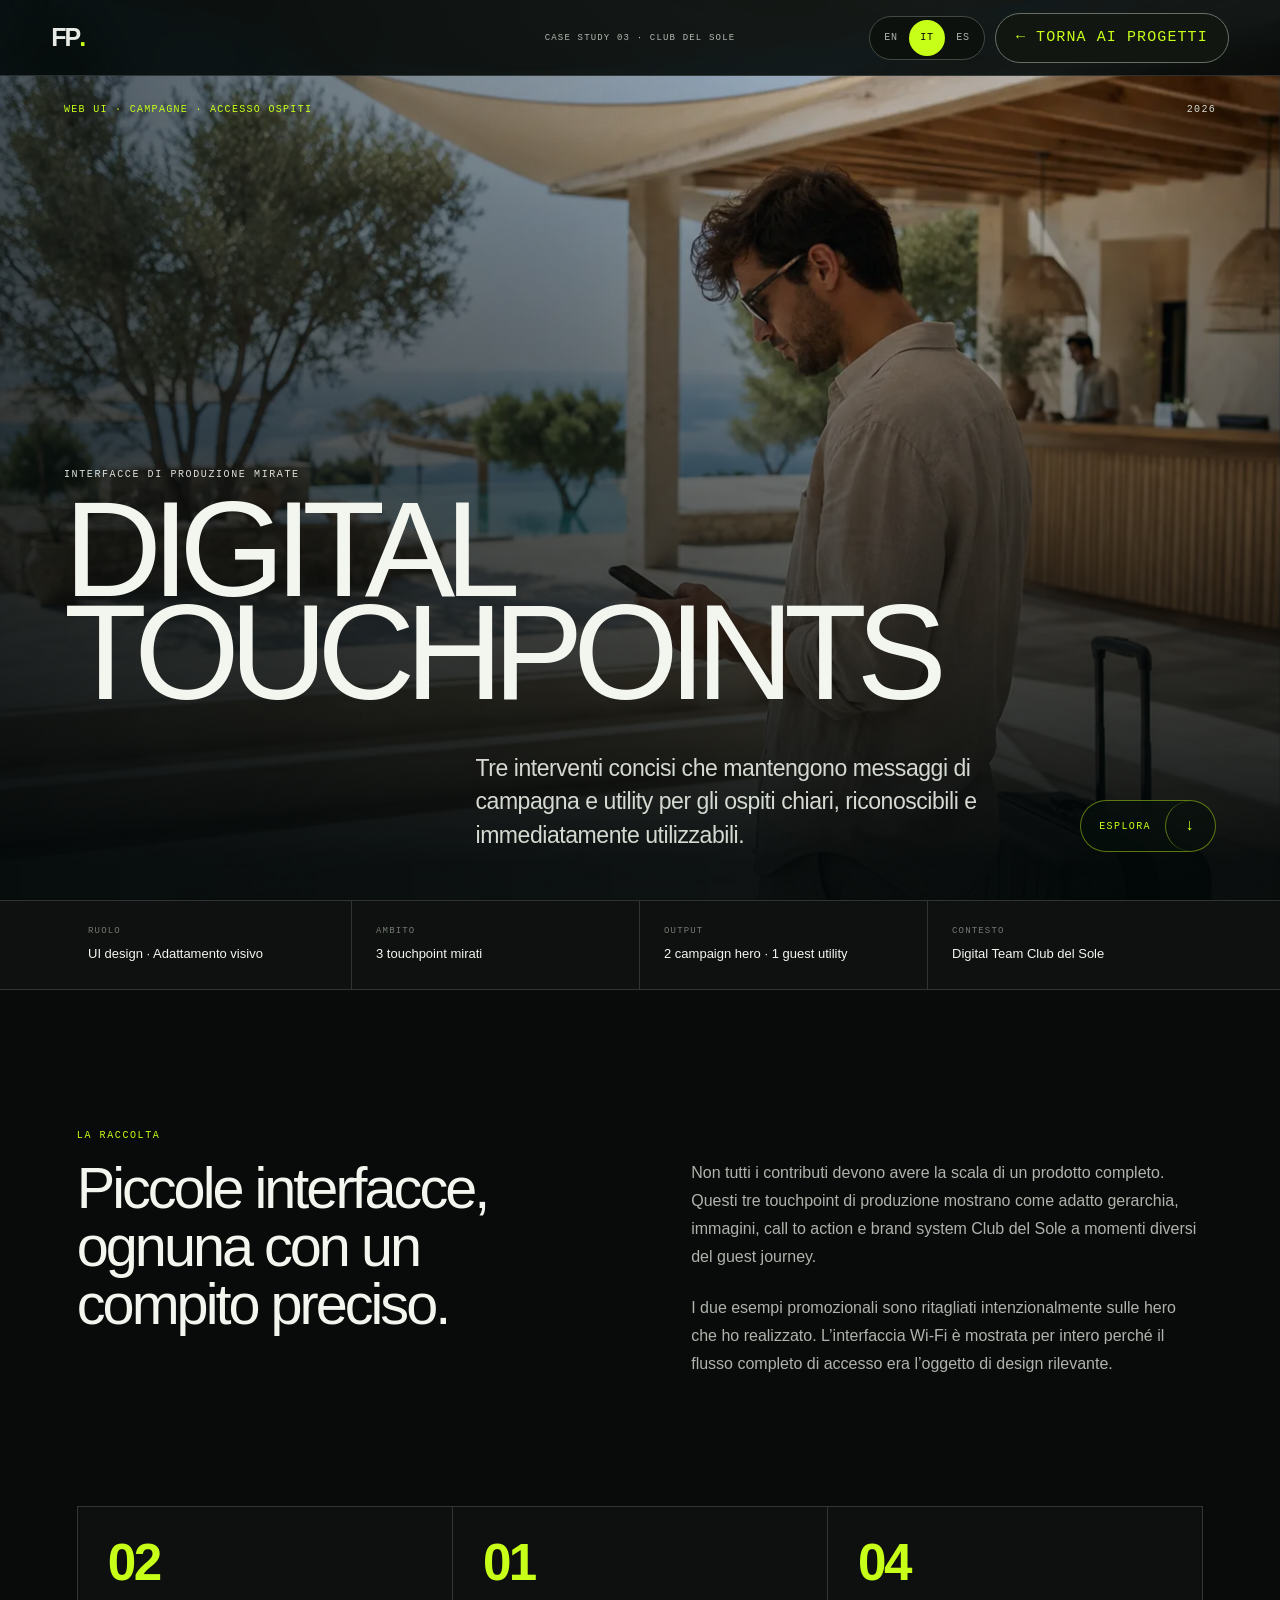
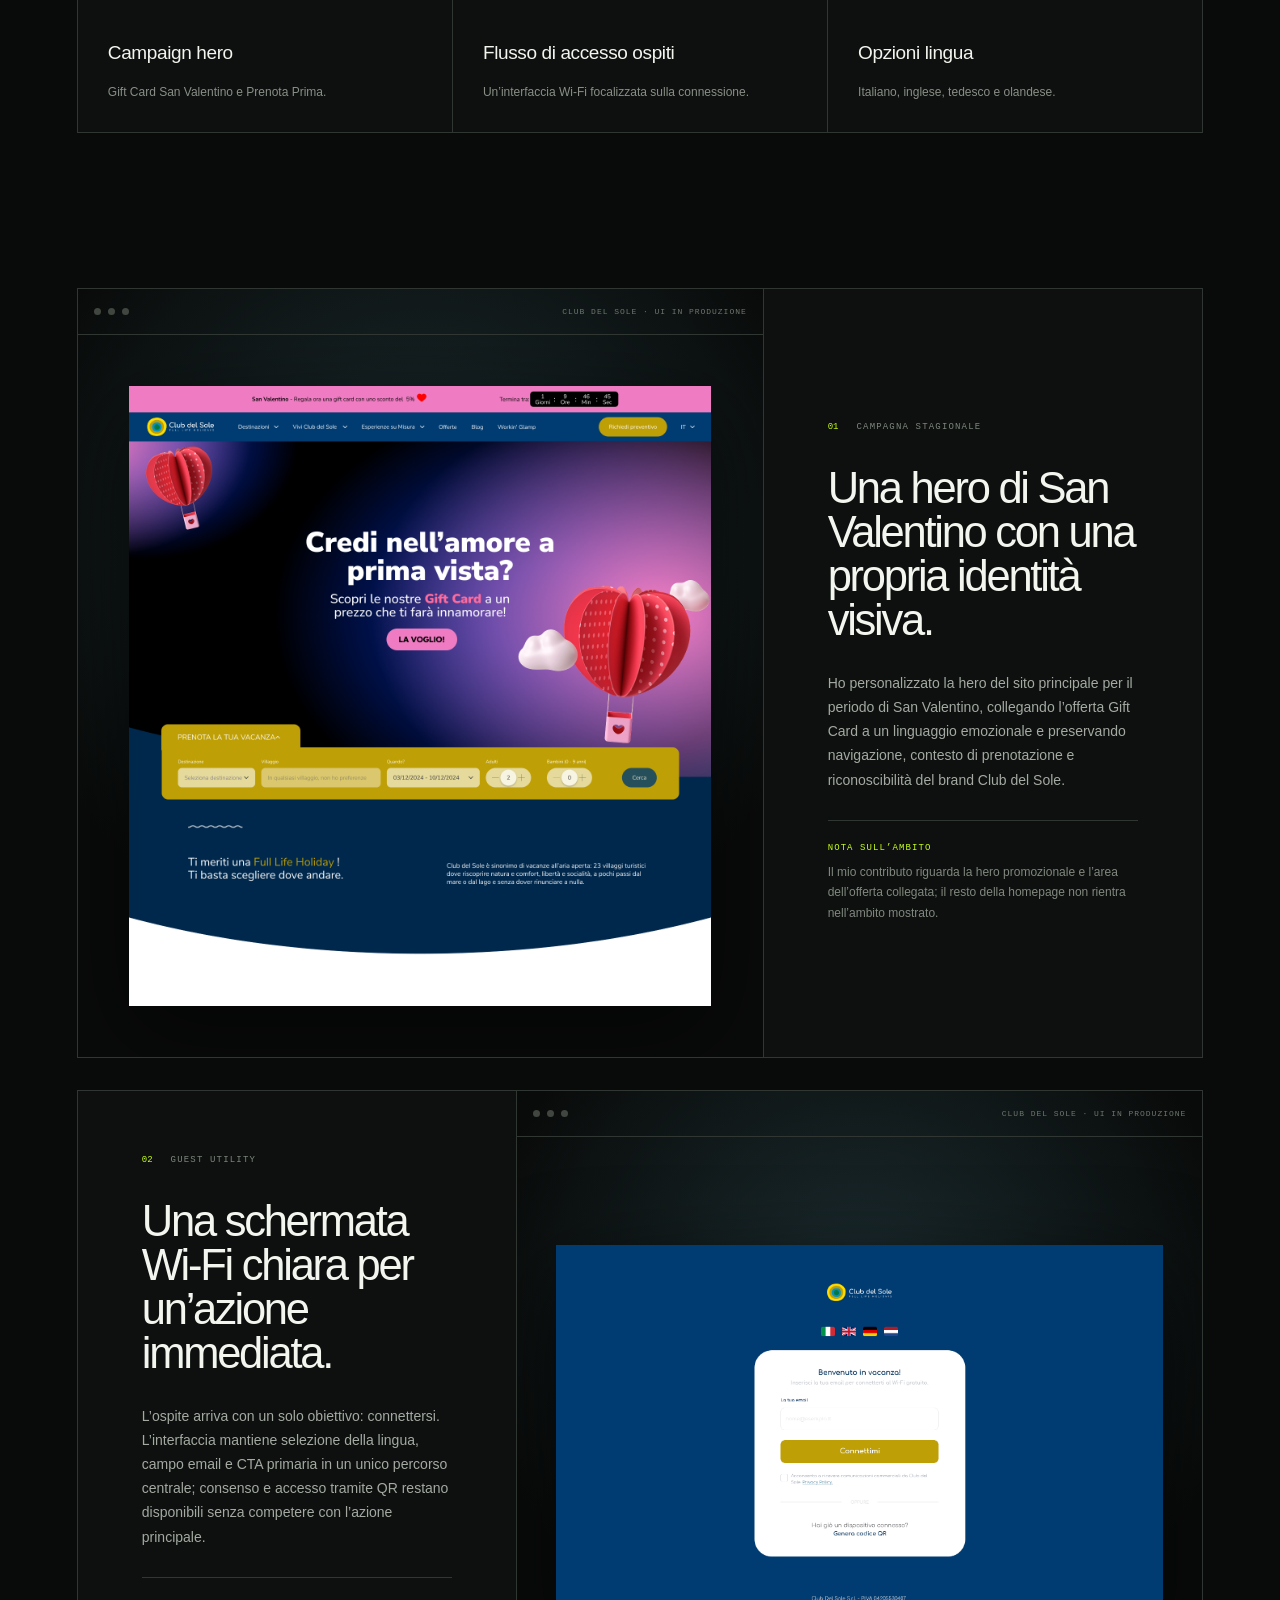
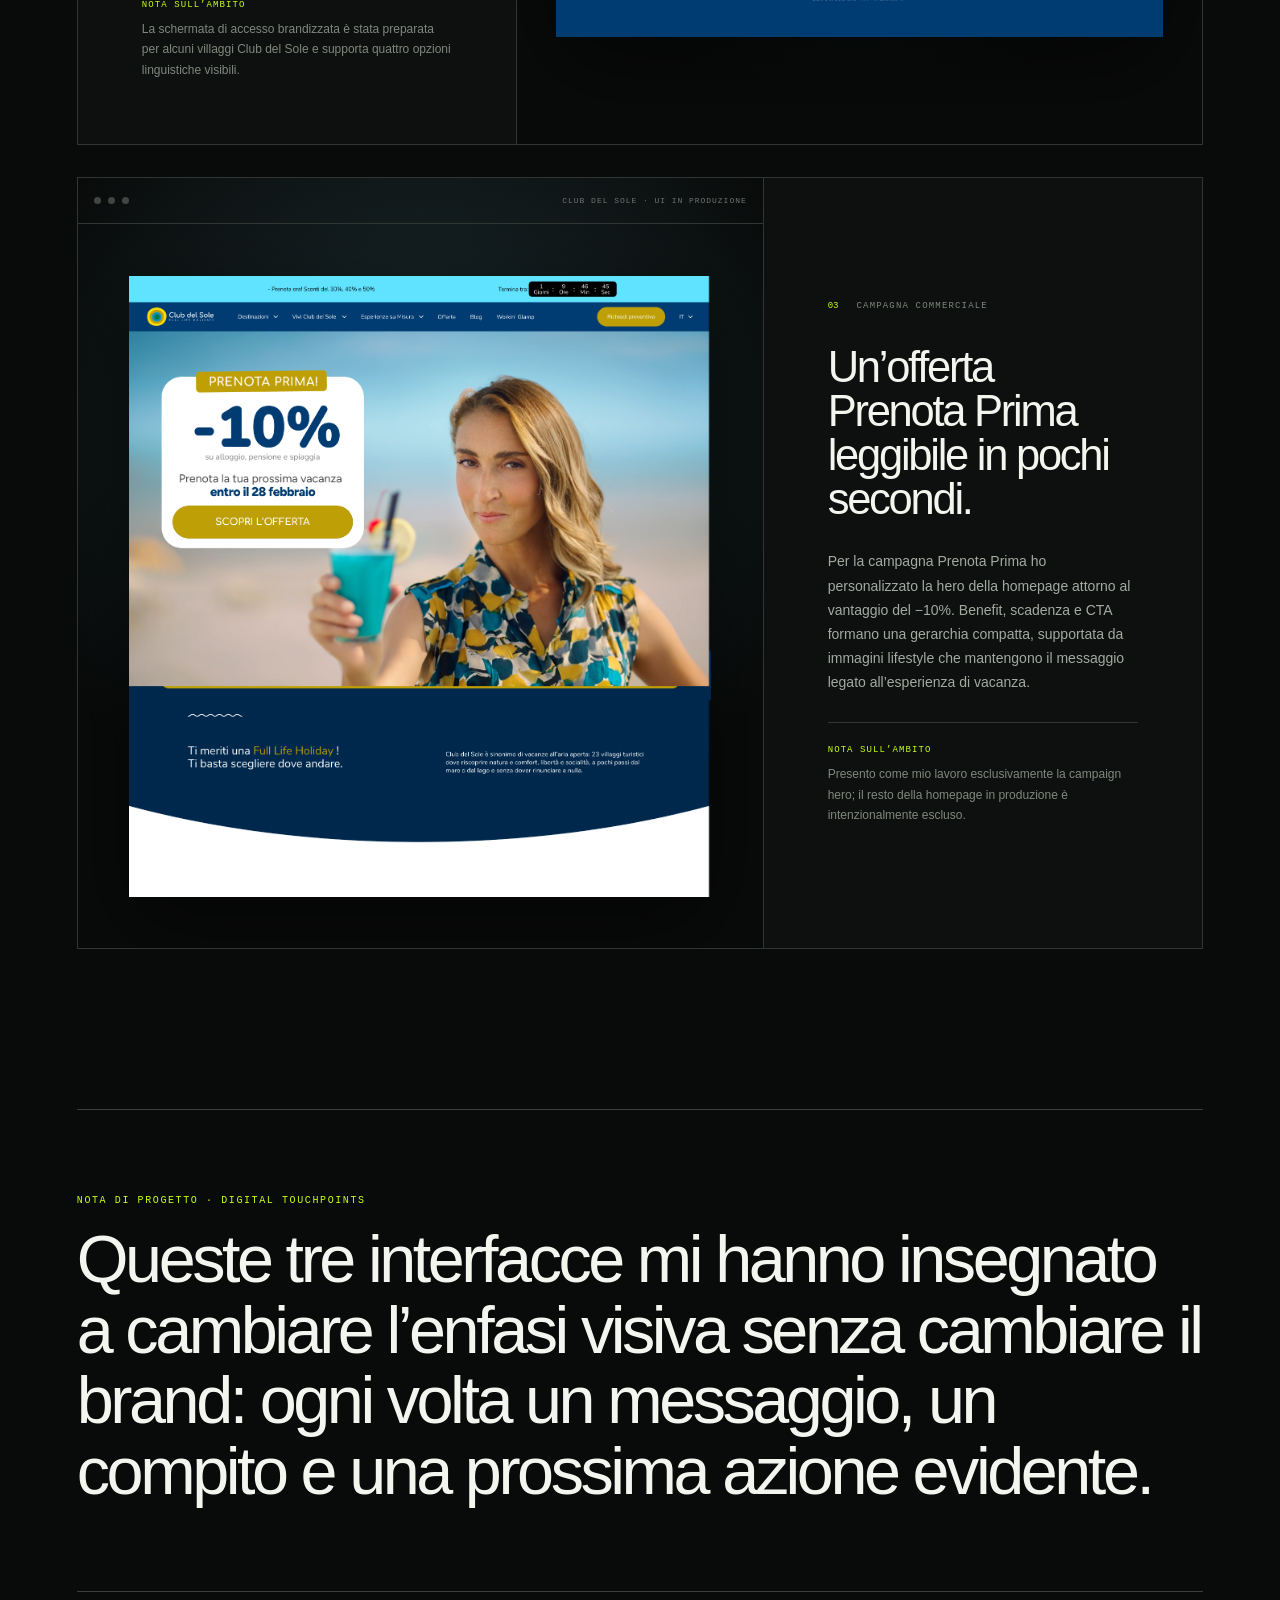
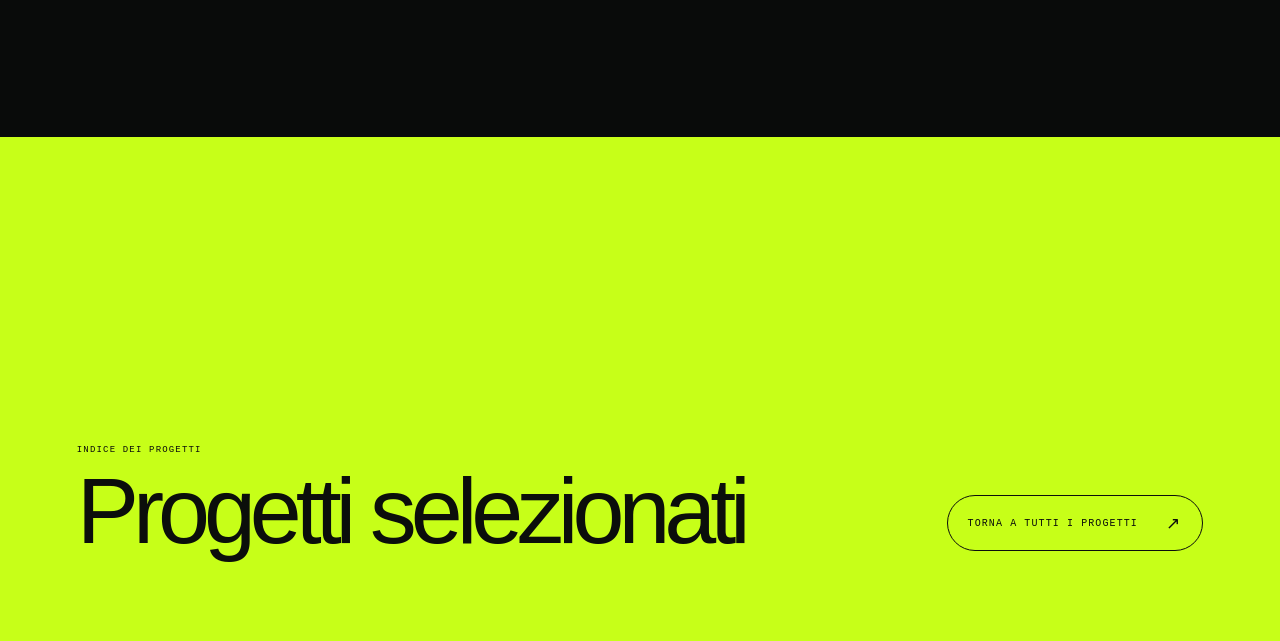
<file: it/work/digital-touchpoints/index.html>
<!DOCTYPE html><html lang="en"><head><meta charSet="utf-8"/><meta name="viewport" content="width=device-width, initial-scale=1"/><link rel="preload" href="/_next/static/media/797e433ab948586e-s.p.08e28id.o-okb.woff2" as="font" crossorigin="" type="font/woff2"/><link rel="preload" href="/_next/static/media/caa3a2e1cccd8315-s.p.09~u27dqhyhd6.woff2" as="font" crossorigin="" type="font/woff2"/><link rel="preload" as="image" href="/projects/touchpoints/digital-touchpoints-hero-photographic-v2.webp"/><link rel="stylesheet" href="/_next/static/chunks/0yqdj-u3j73in.css" data-precedence="next"/><link rel="preload" as="script" fetchPriority="low" href="/_next/static/chunks/0gxwci3e5-ykx.js"/><script src="/_next/static/chunks/125l.7mq080dp.js" async=""></script><script src="/_next/static/chunks/10u3y4bw1ayzs.js" async=""></script><script src="/_next/static/chunks/turbopack-0rf1mnt1vywp0.js" async=""></script><script src="/_next/static/chunks/0fsi8lw5utejl.js" async=""></script><script src="/_next/static/chunks/0d3tkj33oycf2.js" async=""></script><script src="/_next/static/chunks/05i6ezga9.s2r.js" async=""></script><meta name="next-size-adjust" content=""/><title>Digital Touchpoints — Francesco Palermo</title><meta name="description" content="Hero di campagne e interfacce di accesso progettate per contesti reali Club del Sole."/><meta name="author" content="Francesco Palermo"/><meta name="keywords" content="UI designer,UI/UX designer,responsive design,design systems,hospitality UX,Figma"/><meta name="creator" content="Francesco Palermo"/><meta name="robots" content="index, follow"/><link rel="canonical" href="https://francescopalermo-04.github.io/it/work/digital-touchpoints/"/><link rel="alternate" hrefLang="en-US" href="https://francescopalermo-04.github.io/work/digital-touchpoints/"/><link rel="alternate" hrefLang="it-IT" href="https://francescopalermo-04.github.io/it/work/digital-touchpoints/"/><link rel="alternate" hrefLang="es-ES" href="https://francescopalermo-04.github.io/es/work/digital-touchpoints/"/><meta property="og:title" content="Digital Touchpoints — Francesco Palermo"/><meta property="og:description" content="Hero di campagne e interfacce di accesso progettate per contesti reali Club del Sole."/><meta property="og:url" content="https://francescopalermo-04.github.io/it/work/digital-touchpoints/"/><meta property="og:locale" content="it_IT"/><meta property="og:image" content="https://francescopalermo-04.github.io/projects/touchpoints/digital-touchpoints-hero-photographic-v2.webp"/><meta property="og:image:width" content="1586"/><meta property="og:image:height" content="992"/><meta property="og:image:alt" content="Ospite che utilizza uno smartphone in un resort mediterraneo"/><meta name="twitter:card" content="summary_large_image"/><meta name="twitter:title" content="Francesco Palermo — UI Designer"/><meta name="twitter:description" content="Responsive hospitality interfaces, design systems and real-world digital guest experiences."/><meta name="twitter:image" content="https://francescopalermo-04.github.io/social/portfolio-og.webp"/><link rel="shortcut icon" href="/favicon.svg"/><link rel="icon" href="/favicon.svg"/><script src="/_next/static/chunks/03~yq9q893hmn.js" noModule=""></script></head><body class="geist_a71539c9-module__T19VSG__variable geist_mono_8d43a2aa-module__8Li5zG__variable antialiased"><div hidden=""><!--$--><!--/$--></div><main class="caseRoute touchpointsRoute"><nav class="caseNav" aria-label="Navigazione del case study"><a class="logo" href="/it" aria-label="Francesco Palermo, home page">FP<span>.</span></a><span>Case study<!-- --> 03 · Club del Sole</span><div class="caseNavActions"><div class="languageSwitcher" role="group" aria-label="Seleziona lingua"><a href="/work/digital-touchpoints" hrefLang="en" lang="en" aria-label="English">EN</a><a href="/it/work/digital-touchpoints" hrefLang="it" lang="it" aria-label="Italiano" aria-current="page">IT</a><a href="/es/work/digital-touchpoints" hrefLang="es" lang="es" aria-label="Español">ES</a></div><a class="backToWork" href="/it#work" aria-label="Torna ai progetti"><span aria-hidden="true">←</span><span class="backLabel">Torna ai progetti</span></a></div></nav><header class="caseOpening touchpointsOpening"><img alt="Ospite che utilizza uno smartphone all’arrivo in un resort mediterraneo" decoding="async" data-nimg="fill" class="caseOpeningImage" style="position:absolute;height:100%;width:100%;left:0;top:0;right:0;bottom:0;color:transparent" src="/projects/touchpoints/digital-touchpoints-hero-photographic-v2.webp"/><div class="caseOpeningShade"></div><div class="caseOpeningMeta"><p>Web UI · Campagne · Accesso ospiti</p><span>2026</span></div><div class="caseOpeningTitle"><p>Interfacce di produzione mirate</p><h1>Digital<br/>touchpoints</h1><p class="caseOpeningIntro">Tre interventi concisi che mantengono messaggi di campagna e utility per gli ospiti chiari, riconoscibili e immediatamente utilizzabili.</p></div><a class="caseScrollCue" href="#overview" aria-label="Inizia il case study">Esplora<!-- --> <span>↓</span></a></header><section class="caseFactsRoute" aria-label="Dettagli del progetto"><div><small>Ruolo</small><b>UI design · Adattamento visivo</b></div><div><small>Ambito</small><b>3 touchpoint mirati</b></div><div><small>Output</small><b>2 campaign hero · 1 guest utility</b></div><div><small>Contesto</small><b>Digital Team Club del Sole</b></div></section><div class="caseRouteBody touchpointsBody"><section class="caseTextGrid routeIntro" id="overview"><div><p class="caseKicker">La raccolta</p><h2>Piccole interfacce, ognuna con un compito preciso.</h2></div><div class="caseParagraphs"><p>Non tutti i contributi devono avere la scala di un prodotto completo. Questi tre touchpoint di produzione mostrano come adatto gerarchia, immagini, call to action e brand system Club del Sole a momenti diversi del guest journey.</p><p>I due esempi promozionali sono ritagliati intenzionalmente sulle hero che ho realizzato. L’interfaccia Wi-Fi è mostrata per intero perché il flusso completo di accesso era l’oggetto di design rilevante.</p></div></section><section class="touchpointMetrics" aria-label="Ambito verificato della raccolta"><article><strong>02</strong><span>Campaign hero</span><p>Gift Card San Valentino e Prenota Prima.</p></article><article><strong>01</strong><span>Flusso di accesso ospiti</span><p>Un’interfaccia Wi-Fi focalizzata sulla connessione.</p></article><article><strong>04</strong><span>Opzioni lingua</span><p>Italiano, inglese, tedesco e olandese.</p></article></section><section class="touchpointCollection" aria-label="Digital touchpoint selezionati"><article class="touchpointCase campaign"><div class="touchpointVisual"><div class="touchpointBrowserBar" aria-hidden="true"><i></i><i></i><i></i><span>Club del Sole · UI in produzione</span></div><div class="touchpointImageStage"><img alt="Hero promozionale di San Valentino personalizzata per il sito Club del Sole" loading="lazy" width="1440" height="1534" decoding="async" data-nimg="1" style="color:transparent" src="/projects/touchpoints/valentine-hero.webp"/></div></div><div class="touchpointCopy"><div><span>01</span><small>Campagna stagionale</small></div><h2>Una hero di San Valentino con una propria identità visiva.</h2><p>Ho personalizzato la hero del sito principale per il periodo di San Valentino, collegando l’offerta Gift Card a un linguaggio emozionale e preservando navigazione, contesto di prenotazione e riconoscibilità del brand Club del Sole.</p><p class="touchpointScope"><b>Nota sull’ambito</b>Il mio contributo riguarda la hero promozionale e l’area dell’offerta collegata; il resto della homepage non rientra nell’ambito mostrato.</p></div></article><article class="touchpointCase utility"><div class="touchpointVisual"><div class="touchpointBrowserBar" aria-hidden="true"><i></i><i></i><i></i><span>Club del Sole · UI in produzione</span></div><div class="touchpointImageStage"><img alt="Interfaccia multilingua per l’accesso Wi-Fi degli ospiti Club del Sole" loading="lazy" width="1768" height="1157" decoding="async" data-nimg="1" style="color:transparent" src="/projects/touchpoints/guest-wifi.webp"/></div></div><div class="touchpointCopy"><div><span>02</span><small>Guest utility</small></div><h2>Una schermata Wi-Fi chiara per un’azione immediata.</h2><p>L’ospite arriva con un solo obiettivo: connettersi. L’interfaccia mantiene selezione della lingua, campo email e CTA primaria in un unico percorso centrale; consenso e accesso tramite QR restano disponibili senza competere con l’azione principale.</p><p class="touchpointScope"><b>Nota sull’ambito</b>La schermata di accesso brandizzata è stata preparata per alcuni villaggi Club del Sole e supporta quattro opzioni linguistiche visibili.</p></div></article><article class="touchpointCase campaign"><div class="touchpointVisual"><div class="touchpointBrowserBar" aria-hidden="true"><i></i><i></i><i></i><span>Club del Sole · UI in produzione</span></div><div class="touchpointImageStage"><img alt="Hero promozionale Prenota Prima personalizzata per il sito Club del Sole" loading="lazy" width="1445" height="1541" decoding="async" data-nimg="1" style="color:transparent" src="/projects/touchpoints/book-early-hero.webp"/></div></div><div class="touchpointCopy"><div><span>03</span><small>Campagna commerciale</small></div><h2>Un’offerta Prenota Prima leggibile in pochi secondi.</h2><p>Per la campagna Prenota Prima ho personalizzato la hero della homepage attorno al vantaggio del −10%. Benefit, scadenza e CTA formano una gerarchia compatta, supportata da immagini lifestyle che mantengono il messaggio legato all’esperienza di vacanza.</p><p class="touchpointScope"><b>Nota sull’ambito</b>Presento come mio lavoro esclusivamente la campaign hero; il resto della homepage in produzione è intenzionalmente escluso.</p></div></article></section><section class="caseTakeawayRoute touchpointsTakeaway"><p class="caseKicker">Nota di progetto · Digital touchpoints</p><p class="takeawayStatement">Queste tre interfacce mi hanno insegnato a cambiare l’enfasi visiva senza cambiare il brand: ogni volta un messaggio, un compito e una prossima azione evidente.</p></section></div><footer class="caseFooter"><div><span>Indice dei progetti</span><h2>Progetti selezionati</h2></div><a class="caseFooterCta" href="/it#work">Torna a tutti i progetti<!-- --> <span>↗</span></a></footer></main><!--$--><!--/$--><script src="/_next/static/chunks/0gxwci3e5-ykx.js" id="_R_" async=""></script><script>(self.__next_f=self.__next_f||[]).push([0])</script><script>self.__next_f.push([1,"1:\"$Sreact.fragment\"\n2:I[39756,[\"/_next/static/chunks/0fsi8lw5utejl.js\",\"/_next/static/chunks/0d3tkj33oycf2.js\"],\"default\"]\n3:I[37457,[\"/_next/static/chunks/0fsi8lw5utejl.js\",\"/_next/static/chunks/0d3tkj33oycf2.js\"],\"default\"]\n4:I[72744,[\"/_next/static/chunks/0fsi8lw5utejl.js\",\"/_next/static/chunks/0d3tkj33oycf2.js\",\"/_next/static/chunks/05i6ezga9.s2r.js\"],\"default\"]\n5:I[49065,[\"/_next/static/chunks/0fsi8lw5utejl.js\",\"/_next/static/chunks/0d3tkj33oycf2.js\",\"/_next/static/chunks/05i6ezga9.s2r.js\"],\"default\"]\n6:I[5500,[\"/_next/static/chunks/0fsi8lw5utejl.js\",\"/_next/static/chunks/0d3tkj33oycf2.js\",\"/_next/static/chunks/05i6ezga9.s2r.js\"],\"Image\"]\nf:I[68027,[\"/_next/static/chunks/0fsi8lw5utejl.js\",\"/_next/static/chunks/0d3tkj33oycf2.js\"],\"default\",1]\n:HL[\"/_next/static/chunks/0yqdj-u3j73in.css\",\"style\"]\n:HL[\"/_next/static/media/797e433ab948586e-s.p.08e28id.o-okb.woff2\",\"font\",{\"crossOrigin\":\"\",\"type\":\"font/woff2\"}]\n:HL[\"/_next/static/media/caa3a2e1cccd8315-s.p.09~u27dqhyhd6.woff2\",\"font\",{\"crossOrigin\":\"\",\"type\":\"font/woff2\"}]\n"])</script><script>self.__next_f.push([1,"0:{\"P\":null,\"c\":[\"\",\"it\",\"work\",\"digital-touchpoints\",\"\"],\"q\":\"\",\"i\":false,\"f\":[[[\"\",{\"children\":[\"it\",{\"children\":[\"work\",{\"children\":[\"digital-touchpoints\",{\"children\":[\"__PAGE__\",{}]}]}]}]},\"$undefined\",\"$undefined\",16],[[\"$\",\"$1\",\"c\",{\"children\":[[[\"$\",\"link\",\"0\",{\"rel\":\"stylesheet\",\"href\":\"/_next/static/chunks/0yqdj-u3j73in.css\",\"precedence\":\"next\",\"crossOrigin\":\"$undefined\",\"nonce\":\"$undefined\"}],[\"$\",\"script\",\"script-0\",{\"src\":\"/_next/static/chunks/0fsi8lw5utejl.js\",\"async\":true,\"nonce\":\"$undefined\"}],[\"$\",\"script\",\"script-1\",{\"src\":\"/_next/static/chunks/0d3tkj33oycf2.js\",\"async\":true,\"nonce\":\"$undefined\"}]],[\"$\",\"html\",null,{\"lang\":\"en\",\"children\":[\"$\",\"body\",null,{\"className\":\"geist_a71539c9-module__T19VSG__variable geist_mono_8d43a2aa-module__8Li5zG__variable antialiased\",\"children\":[\"$\",\"$L2\",null,{\"parallelRouterKey\":\"children\",\"error\":\"$undefined\",\"errorStyles\":\"$undefined\",\"errorScripts\":\"$undefined\",\"template\":[\"$\",\"$L3\",null,{}],\"templateStyles\":\"$undefined\",\"templateScripts\":\"$undefined\",\"notFound\":[[[\"$\",\"title\",null,{\"children\":\"404: This page could not be found.\"}],[\"$\",\"div\",null,{\"style\":{\"fontFamily\":\"system-ui,\\\"Segoe UI\\\",Roboto,Helvetica,Arial,sans-serif,\\\"Apple Color Emoji\\\",\\\"Segoe UI Emoji\\\"\",\"height\":\"100vh\",\"textAlign\":\"center\",\"display\":\"flex\",\"flexDirection\":\"column\",\"alignItems\":\"center\",\"justifyContent\":\"center\"},\"children\":[\"$\",\"div\",null,{\"children\":[[\"$\",\"style\",null,{\"dangerouslySetInnerHTML\":{\"__html\":\"body{color:#000;background:#fff;margin:0}.next-error-h1{border-right:1px solid rgba(0,0,0,.3)}@media (prefers-color-scheme:dark){body{color:#fff;background:#000}.next-error-h1{border-right:1px solid rgba(255,255,255,.3)}}\"}}],[\"$\",\"h1\",null,{\"className\":\"next-error-h1\",\"style\":{\"display\":\"inline-block\",\"margin\":\"0 20px 0 0\",\"padding\":\"0 23px 0 0\",\"fontSize\":24,\"fontWeight\":500,\"verticalAlign\":\"top\",\"lineHeight\":\"49px\"},\"children\":404}],[\"$\",\"div\",null,{\"style\":{\"display\":\"inline-block\"},\"children\":[\"$\",\"h2\",null,{\"style\":{\"fontSize\":14,\"fontWeight\":400,\"lineHeight\":\"49px\",\"margin\":0},\"children\":\"This page could not be found.\"}]}]]}]}]],[]],\"forbidden\":\"$undefined\",\"unauthorized\":\"$undefined\"}]}]}]]}],{\"children\":[[\"$\",\"$1\",\"c\",{\"children\":[null,[\"$\",\"$L2\",null,{\"parallelRouterKey\":\"children\",\"error\":\"$undefined\",\"errorStyles\":\"$undefined\",\"errorScripts\":\"$undefined\",\"template\":[\"$\",\"$L3\",null,{}],\"templateStyles\":\"$undefined\",\"templateScripts\":\"$undefined\",\"notFound\":\"$undefined\",\"forbidden\":\"$undefined\",\"unauthorized\":\"$undefined\"}]]}],{\"children\":[[\"$\",\"$1\",\"c\",{\"children\":[null,[\"$\",\"$L2\",null,{\"parallelRouterKey\":\"children\",\"error\":\"$undefined\",\"errorStyles\":\"$undefined\",\"errorScripts\":\"$undefined\",\"template\":[\"$\",\"$L3\",null,{}],\"templateStyles\":\"$undefined\",\"templateScripts\":\"$undefined\",\"notFound\":\"$undefined\",\"forbidden\":\"$undefined\",\"unauthorized\":\"$undefined\"}]]}],{\"children\":[[\"$\",\"$1\",\"c\",{\"children\":[null,[\"$\",\"$L2\",null,{\"parallelRouterKey\":\"children\",\"error\":\"$undefined\",\"errorStyles\":\"$undefined\",\"errorScripts\":\"$undefined\",\"template\":[\"$\",\"$L3\",null,{}],\"templateStyles\":\"$undefined\",\"templateScripts\":\"$undefined\",\"notFound\":\"$undefined\",\"forbidden\":\"$undefined\",\"unauthorized\":\"$undefined\"}]]}],{\"children\":[[\"$\",\"$1\",\"c\",{\"children\":[[\"$\",\"main\",null,{\"className\":\"caseRoute touchpointsRoute\",\"children\":[[\"$\",\"$L4\",null,{}],[\"$\",\"nav\",null,{\"className\":\"caseNav\",\"aria-label\":\"Navigazione del case study\",\"children\":[[\"$\",\"a\",null,{\"className\":\"logo\",\"href\":\"/it\",\"aria-label\":\"Francesco Palermo, home page\",\"children\":[\"FP\",[\"$\",\"span\",null,{\"children\":\".\"}]]}],[\"$\",\"span\",null,{\"children\":[\"Case study\",\" 03 · Club del Sole\"]}],[\"$\",\"div\",null,{\"className\":\"caseNavActions\",\"children\":[[\"$\",\"$L5\",null,{\"locale\":\"it\",\"path\":\"/work/digital-touchpoints\"}],[\"$\",\"a\",null,{\"className\":\"backToWork\",\"href\":\"/it#work\",\"aria-label\":\"Torna ai progetti\",\"children\":[[\"$\",\"span\",null,{\"aria-hidden\":\"true\",\"children\":\"←\"}],[\"$\",\"span\",null,{\"className\":\"backLabel\",\"children\":\"Torna ai progetti\"}]]}]]}]]}],[\"$\",\"header\",null,{\"className\":\"caseOpening touchpointsOpening\",\"children\":[[\"$\",\"$L6\",null,{\"unoptimized\":true,\"className\":\"caseOpeningImage\",\"src\":\"/projects/touchpoints/digital-touchpoints-hero-photographic-v2.webp\",\"alt\":\"Ospite che utilizza uno smartphone all’arrivo in un resort mediterraneo\",\"fill\":true,\"priority\":true,\"sizes\":\"100vw\"}],[\"$\",\"div\",null,{\"className\":\"caseOpeningShade\"}],[\"$\",\"div\",null,{\"className\":\"caseOpeningMeta\",\"children\":[[\"$\",\"p\",null,{\"children\":\"Web UI · Campagne · Accesso ospiti\"}],[\"$\",\"span\",null,{\"children\":\"2026\"}]]}],[\"$\",\"div\",null,{\"className\":\"caseOpeningTitle\",\"children\":[[\"$\",\"p\",null,{\"children\":\"Interfacce di produzione mirate\"}],[\"$\",\"h1\",null,{\"children\":[\"Digital\",[\"$\",\"br\",null,{}],\"touchpoints\"]}],[\"$\",\"p\",null,{\"className\":\"caseOpeningIntro\",\"children\":\"Tre interventi concisi che mantengono messaggi di campagna e utility per gli ospiti chiari, riconoscibili e immediatamente utilizzabili.\"}]]}],[\"$\",\"a\",null,{\"className\":\"caseScrollCue\",\"href\":\"#overview\",\"aria-label\":\"Inizia il case study\",\"children\":[\"Esplora\",\" \",\"$L7\"]}]]}],\"$L8\",\"$L9\",\"$La\"]}],[\"$Lb\"],\"$Lc\"]}],{},null,false,null]},null,false,\"$@d\"]},null,false,\"$@d\"]},null,false,\"$@d\"]},null,false,null],\"$Le\",false]],\"m\":\"$undefined\",\"G\":[\"$f\",[\"$L10\"]],\"S\":true,\"h\":null,\"s\":\"$undefined\",\"l\":\"$undefined\",\"p\":\"$undefined\",\"d\":\"$undefined\",\"b\":\"7Qss_ygE7OAGA9AN3r-c6\"}\n"])</script><script>self.__next_f.push([1,"14:I[97367,[\"/_next/static/chunks/0fsi8lw5utejl.js\",\"/_next/static/chunks/0d3tkj33oycf2.js\"],\"OutletBoundary\"]\n15:\"$Sreact.suspense\"\n18:I[97367,[\"/_next/static/chunks/0fsi8lw5utejl.js\",\"/_next/static/chunks/0d3tkj33oycf2.js\"],\"ViewportBoundary\"]\n1a:I[97367,[\"/_next/static/chunks/0fsi8lw5utejl.js\",\"/_next/static/chunks/0d3tkj33oycf2.js\"],\"MetadataBoundary\"]\n7:[\"$\",\"span\",null,{\"children\":\"↓\"}]\n8:[\"$\",\"section\",null,{\"className\":\"caseFactsRoute\",\"aria-label\":\"Dettagli del progetto\",\"children\":[[\"$\",\"div\",\"Ruolo\",{\"children\":[[\"$\",\"small\",null,{\"children\":\"Ruolo\"}],[\"$\",\"b\",null,{\"children\":\"UI design · Adattamento visivo\"}]]}],[\"$\",\"div\",\"Ambito\",{\"children\":[[\"$\",\"small\",null,{\"children\":\"Ambito\"}],[\"$\",\"b\",null,{\"children\":\"3 touchpoint mirati\"}]]}],[\"$\",\"div\",\"Output\",{\"children\":[[\"$\",\"small\",null,{\"children\":\"Output\"}],[\"$\",\"b\",null,{\"children\":\"2 campaign hero · 1 guest utility\"}]]}],[\"$\",\"div\",\"Contesto\",{\"children\":[[\"$\",\"small\",null,{\"children\":\"Contesto\"}],[\"$\",\"b\",null,{\"children\":\"Digital Team Club del Sole\"}]]}]]}]\n"])</script><script>self.__next_f.push([1,"9:[\"$\",\"div\",null,{\"className\":\"caseRouteBody touchpointsBody\",\"children\":[[\"$\",\"section\",null,{\"className\":\"caseTextGrid routeIntro\",\"id\":\"overview\",\"children\":[[\"$\",\"div\",null,{\"children\":[[\"$\",\"p\",null,{\"className\":\"caseKicker\",\"children\":\"La raccolta\"}],[\"$\",\"h2\",null,{\"children\":\"Piccole interfacce, ognuna con un compito preciso.\"}]]}],[\"$\",\"div\",null,{\"className\":\"caseParagraphs\",\"children\":[[\"$\",\"p\",\"Non tutti i contributi devono avere la scala di un prodotto completo. Questi tre touchpoint di produzione mostrano come adatto gerarchia, immagini, call to action e brand system Club del Sole a momenti diversi del guest journey.\",{\"children\":\"Non tutti i contributi devono avere la scala di un prodotto completo. Questi tre touchpoint di produzione mostrano come adatto gerarchia, immagini, call to action e brand system Club del Sole a momenti diversi del guest journey.\"}],[\"$\",\"p\",\"I due esempi promozionali sono ritagliati intenzionalmente sulle hero che ho realizzato. L’interfaccia Wi-Fi è mostrata per intero perché il flusso completo di accesso era l’oggetto di design rilevante.\",{\"children\":\"I due esempi promozionali sono ritagliati intenzionalmente sulle hero che ho realizzato. L’interfaccia Wi-Fi è mostrata per intero perché il flusso completo di accesso era l’oggetto di design rilevante.\"}]]}]]}],[\"$\",\"section\",null,{\"className\":\"touchpointMetrics\",\"aria-label\":\"Ambito verificato della raccolta\",\"children\":[[\"$\",\"article\",\"Campaign hero\",{\"children\":[[\"$\",\"strong\",null,{\"children\":\"02\"}],[\"$\",\"span\",null,{\"children\":\"Campaign hero\"}],[\"$\",\"p\",null,{\"children\":\"Gift Card San Valentino e Prenota Prima.\"}]]}],[\"$\",\"article\",\"Flusso di accesso ospiti\",{\"children\":[[\"$\",\"strong\",null,{\"children\":\"01\"}],[\"$\",\"span\",null,{\"children\":\"Flusso di accesso ospiti\"}],[\"$\",\"p\",null,{\"children\":\"Un’interfaccia Wi-Fi focalizzata sulla connessione.\"}]]}],[\"$\",\"article\",\"Opzioni lingua\",{\"children\":[[\"$\",\"strong\",null,{\"children\":\"04\"}],[\"$\",\"span\",null,{\"children\":\"Opzioni lingua\"}],[\"$\",\"p\",null,{\"children\":\"Italiano, inglese, tedesco e olandese.\"}]]}]]}],[\"$\",\"section\",null,{\"className\":\"touchpointCollection\",\"aria-label\":\"Digital touchpoint selezionati\",\"children\":[[\"$\",\"article\",\"01\",{\"className\":\"touchpointCase campaign\",\"children\":[[\"$\",\"div\",null,{\"className\":\"touchpointVisual\",\"children\":[[\"$\",\"div\",null,{\"className\":\"touchpointBrowserBar\",\"aria-hidden\":\"true\",\"children\":[[\"$\",\"i\",null,{}],[\"$\",\"i\",null,{}],[\"$\",\"i\",null,{}],[\"$\",\"span\",null,{\"children\":\"Club del Sole · UI in produzione\"}]]}],[\"$\",\"div\",null,{\"className\":\"touchpointImageStage\",\"children\":[\"$\",\"$L6\",null,{\"unoptimized\":true,\"src\":\"/projects/touchpoints/valentine-hero.webp\",\"alt\":\"Hero promozionale di San Valentino personalizzata per il sito Club del Sole\",\"width\":1440,\"height\":1534,\"sizes\":\"(max-width: 900px) 82vw, 48vw\"}]}]]}],[\"$\",\"div\",null,{\"className\":\"touchpointCopy\",\"children\":[[\"$\",\"div\",null,{\"children\":[[\"$\",\"span\",null,{\"children\":\"01\"}],[\"$\",\"small\",null,{\"children\":\"Campagna stagionale\"}]]}],[\"$\",\"h2\",null,{\"children\":\"Una hero di San Valentino con una propria identità visiva.\"}],[\"$\",\"p\",null,{\"children\":\"Ho personalizzato la hero del sito principale per il periodo di San Valentino, collegando l’offerta Gift Card a un linguaggio emozionale e preservando navigazione, contesto di prenotazione e riconoscibilità del brand Club del Sole.\"}],[\"$\",\"p\",null,{\"className\":\"touchpointScope\",\"children\":[[\"$\",\"b\",null,{\"children\":\"Nota sull’ambito\"}],\"Il mio contributo riguarda la hero promozionale e l’area dell’offerta collegata; il resto della homepage non rientra nell’ambito mostrato.\"]}]]}]]}],[\"$\",\"article\",\"02\",{\"className\":\"touchpointCase utility\",\"children\":[[\"$\",\"div\",null,{\"className\":\"touchpointVisual\",\"children\":[[\"$\",\"div\",null,{\"className\":\"touchpointBrowserBar\",\"aria-hidden\":\"true\",\"children\":[[\"$\",\"i\",null,{}],[\"$\",\"i\",null,{}],[\"$\",\"i\",null,{}],[\"$\",\"span\",null,{\"children\":\"Club del Sole · UI in produzione\"}]]}],[\"$\",\"div\",null,{\"className\":\"touchpointImageStage\",\"children\":[\"$\",\"$L6\",null,{\"unoptimized\":true,\"src\":\"/projects/touchpoints/guest-wifi.webp\",\"alt\":\"Interfaccia multilingua per l’accesso Wi-Fi degli ospiti Club del Sole\",\"width\":1768,\"height\":1157,\"sizes\":\"(max-width: 900px) 92vw, 58vw\"}]}]]}],\"$L11\"]}],\"$L12\"]}],\"$L13\"]}]\n"])</script><script>self.__next_f.push([1,"a:[\"$\",\"footer\",null,{\"className\":\"caseFooter\",\"children\":[[\"$\",\"div\",null,{\"children\":[[\"$\",\"span\",null,{\"children\":\"Indice dei progetti\"}],[\"$\",\"h2\",null,{\"children\":\"Progetti selezionati\"}]]}],[\"$\",\"a\",null,{\"className\":\"caseFooterCta\",\"href\":\"/it#work\",\"children\":[\"Torna a tutti i progetti\",\" \",[\"$\",\"span\",null,{\"children\":\"↗\"}]]}]]}]\nb:[\"$\",\"script\",\"script-0\",{\"src\":\"/_next/static/chunks/05i6ezga9.s2r.js\",\"async\":true,\"nonce\":\"$undefined\"}]\nc:[\"$\",\"$L14\",null,{\"children\":[\"$\",\"$15\",null,{\"name\":\"Next.MetadataOutlet\",\"children\":\"$@16\"}]}]\n17:[]\nd:\"$W17\"\ne:[\"$\",\"$1\",\"h\",{\"children\":[null,[\"$\",\"$L18\",null,{\"children\":\"$L19\"}],[\"$\",\"div\",null,{\"hidden\":true,\"children\":[\"$\",\"$L1a\",null,{\"children\":[\"$\",\"$15\",null,{\"name\":\"Next.Metadata\",\"children\":\"$L1b\"}]}]}],[\"$\",\"meta\",null,{\"name\":\"next-size-adjust\",\"content\":\"\"}]]}]\n10:[\"$\",\"link\",\"0\",{\"rel\":\"stylesheet\",\"href\":\"/_next/static/chunks/0yqdj-u3j73in.css\",\"precedence\":\"next\",\"crossOrigin\":\"$undefined\",\"nonce\":\"$undefined\"}]\n"])</script><script>self.__next_f.push([1,"11:[\"$\",\"div\",null,{\"className\":\"touchpointCopy\",\"children\":[[\"$\",\"div\",null,{\"children\":[[\"$\",\"span\",null,{\"children\":\"02\"}],[\"$\",\"small\",null,{\"children\":\"Guest utility\"}]]}],[\"$\",\"h2\",null,{\"children\":\"Una schermata Wi-Fi chiara per un’azione immediata.\"}],[\"$\",\"p\",null,{\"children\":\"L’ospite arriva con un solo obiettivo: connettersi. L’interfaccia mantiene selezione della lingua, campo email e CTA primaria in un unico percorso centrale; consenso e accesso tramite QR restano disponibili senza competere con l’azione principale.\"}],[\"$\",\"p\",null,{\"className\":\"touchpointScope\",\"children\":[[\"$\",\"b\",null,{\"children\":\"Nota sull’ambito\"}],\"La schermata di accesso brandizzata è stata preparata per alcuni villaggi Club del Sole e supporta quattro opzioni linguistiche visibili.\"]}]]}]\n"])</script><script>self.__next_f.push([1,"12:[\"$\",\"article\",\"03\",{\"className\":\"touchpointCase campaign\",\"children\":[[\"$\",\"div\",null,{\"className\":\"touchpointVisual\",\"children\":[[\"$\",\"div\",null,{\"className\":\"touchpointBrowserBar\",\"aria-hidden\":\"true\",\"children\":[[\"$\",\"i\",null,{}],[\"$\",\"i\",null,{}],[\"$\",\"i\",null,{}],[\"$\",\"span\",null,{\"children\":\"Club del Sole · UI in produzione\"}]]}],[\"$\",\"div\",null,{\"className\":\"touchpointImageStage\",\"children\":[\"$\",\"$L6\",null,{\"unoptimized\":true,\"src\":\"/projects/touchpoints/book-early-hero.webp\",\"alt\":\"Hero promozionale Prenota Prima personalizzata per il sito Club del Sole\",\"width\":1445,\"height\":1541,\"sizes\":\"(max-width: 900px) 82vw, 48vw\"}]}]]}],[\"$\",\"div\",null,{\"className\":\"touchpointCopy\",\"children\":[[\"$\",\"div\",null,{\"children\":[[\"$\",\"span\",null,{\"children\":\"03\"}],[\"$\",\"small\",null,{\"children\":\"Campagna commerciale\"}]]}],[\"$\",\"h2\",null,{\"children\":\"Un’offerta Prenota Prima leggibile in pochi secondi.\"}],[\"$\",\"p\",null,{\"children\":\"Per la campagna Prenota Prima ho personalizzato la hero della homepage attorno al vantaggio del −10%. Benefit, scadenza e CTA formano una gerarchia compatta, supportata da immagini lifestyle che mantengono il messaggio legato all’esperienza di vacanza.\"}],[\"$\",\"p\",null,{\"className\":\"touchpointScope\",\"children\":[[\"$\",\"b\",null,{\"children\":\"Nota sull’ambito\"}],\"Presento come mio lavoro esclusivamente la campaign hero; il resto della homepage in produzione è intenzionalmente escluso.\"]}]]}]]}]\n"])</script><script>self.__next_f.push([1,"13:[\"$\",\"section\",null,{\"className\":\"caseTakeawayRoute touchpointsTakeaway\",\"children\":[[\"$\",\"p\",null,{\"className\":\"caseKicker\",\"children\":\"Nota di progetto · Digital touchpoints\"}],[\"$\",\"p\",null,{\"className\":\"takeawayStatement\",\"children\":\"Queste tre interfacce mi hanno insegnato a cambiare l’enfasi visiva senza cambiare il brand: ogni volta un messaggio, un compito e una prossima azione evidente.\"}]]}]\n"])</script><script>self.__next_f.push([1,"19:[[\"$\",\"meta\",\"0\",{\"charSet\":\"utf-8\"}],[\"$\",\"meta\",\"1\",{\"name\":\"viewport\",\"content\":\"width=device-width, initial-scale=1\"}]]\n"])</script><script>self.__next_f.push([1,"1c:I[27201,[\"/_next/static/chunks/0fsi8lw5utejl.js\",\"/_next/static/chunks/0d3tkj33oycf2.js\"],\"IconMark\"]\n16:null\n"])</script><script>self.__next_f.push([1,"1b:[[\"$\",\"title\",\"0\",{\"children\":\"Digital Touchpoints — Francesco Palermo\"}],[\"$\",\"meta\",\"1\",{\"name\":\"description\",\"content\":\"Hero di campagne e interfacce di accesso progettate per contesti reali Club del Sole.\"}],[\"$\",\"meta\",\"2\",{\"name\":\"author\",\"content\":\"Francesco Palermo\"}],[\"$\",\"meta\",\"3\",{\"name\":\"keywords\",\"content\":\"UI designer,UI/UX designer,responsive design,design systems,hospitality UX,Figma\"}],[\"$\",\"meta\",\"4\",{\"name\":\"creator\",\"content\":\"Francesco Palermo\"}],[\"$\",\"meta\",\"5\",{\"name\":\"robots\",\"content\":\"index, follow\"}],[\"$\",\"link\",\"6\",{\"rel\":\"canonical\",\"href\":\"https://francescopalermo-04.github.io/it/work/digital-touchpoints/\"}],[\"$\",\"link\",\"7\",{\"rel\":\"alternate\",\"hrefLang\":\"en-US\",\"href\":\"https://francescopalermo-04.github.io/work/digital-touchpoints/\"}],[\"$\",\"link\",\"8\",{\"rel\":\"alternate\",\"hrefLang\":\"it-IT\",\"href\":\"https://francescopalermo-04.github.io/it/work/digital-touchpoints/\"}],[\"$\",\"link\",\"9\",{\"rel\":\"alternate\",\"hrefLang\":\"es-ES\",\"href\":\"https://francescopalermo-04.github.io/es/work/digital-touchpoints/\"}],[\"$\",\"meta\",\"10\",{\"property\":\"og:title\",\"content\":\"Digital Touchpoints — Francesco Palermo\"}],[\"$\",\"meta\",\"11\",{\"property\":\"og:description\",\"content\":\"Hero di campagne e interfacce di accesso progettate per contesti reali Club del Sole.\"}],[\"$\",\"meta\",\"12\",{\"property\":\"og:url\",\"content\":\"https://francescopalermo-04.github.io/it/work/digital-touchpoints/\"}],[\"$\",\"meta\",\"13\",{\"property\":\"og:locale\",\"content\":\"it_IT\"}],[\"$\",\"meta\",\"14\",{\"property\":\"og:image\",\"content\":\"https://francescopalermo-04.github.io/projects/touchpoints/digital-touchpoints-hero-photographic-v2.webp\"}],[\"$\",\"meta\",\"15\",{\"property\":\"og:image:width\",\"content\":\"1586\"}],[\"$\",\"meta\",\"16\",{\"property\":\"og:image:height\",\"content\":\"992\"}],[\"$\",\"meta\",\"17\",{\"property\":\"og:image:alt\",\"content\":\"Ospite che utilizza uno smartphone in un resort mediterraneo\"}],[\"$\",\"meta\",\"18\",{\"name\":\"twitter:card\",\"content\":\"summary_large_image\"}],[\"$\",\"meta\",\"19\",{\"name\":\"twitter:title\",\"content\":\"Francesco Palermo — UI Designer\"}],[\"$\",\"meta\",\"20\",{\"name\":\"twitter:description\",\"content\":\"Responsive hospitality interfaces, design systems and real-world digital guest experiences.\"}],[\"$\",\"meta\",\"21\",{\"name\":\"twitter:image\",\"content\":\"https://francescopalermo-04.github.io/social/portfolio-og.webp\"}],[\"$\",\"link\",\"22\",{\"rel\":\"shortcut icon\",\"href\":\"/favicon.svg\"}],[\"$\",\"link\",\"23\",{\"rel\":\"icon\",\"href\":\"/favicon.svg\"}],[\"$\",\"$L1c\",\"24\",{}]]\n"])</script></body></html>
</file>
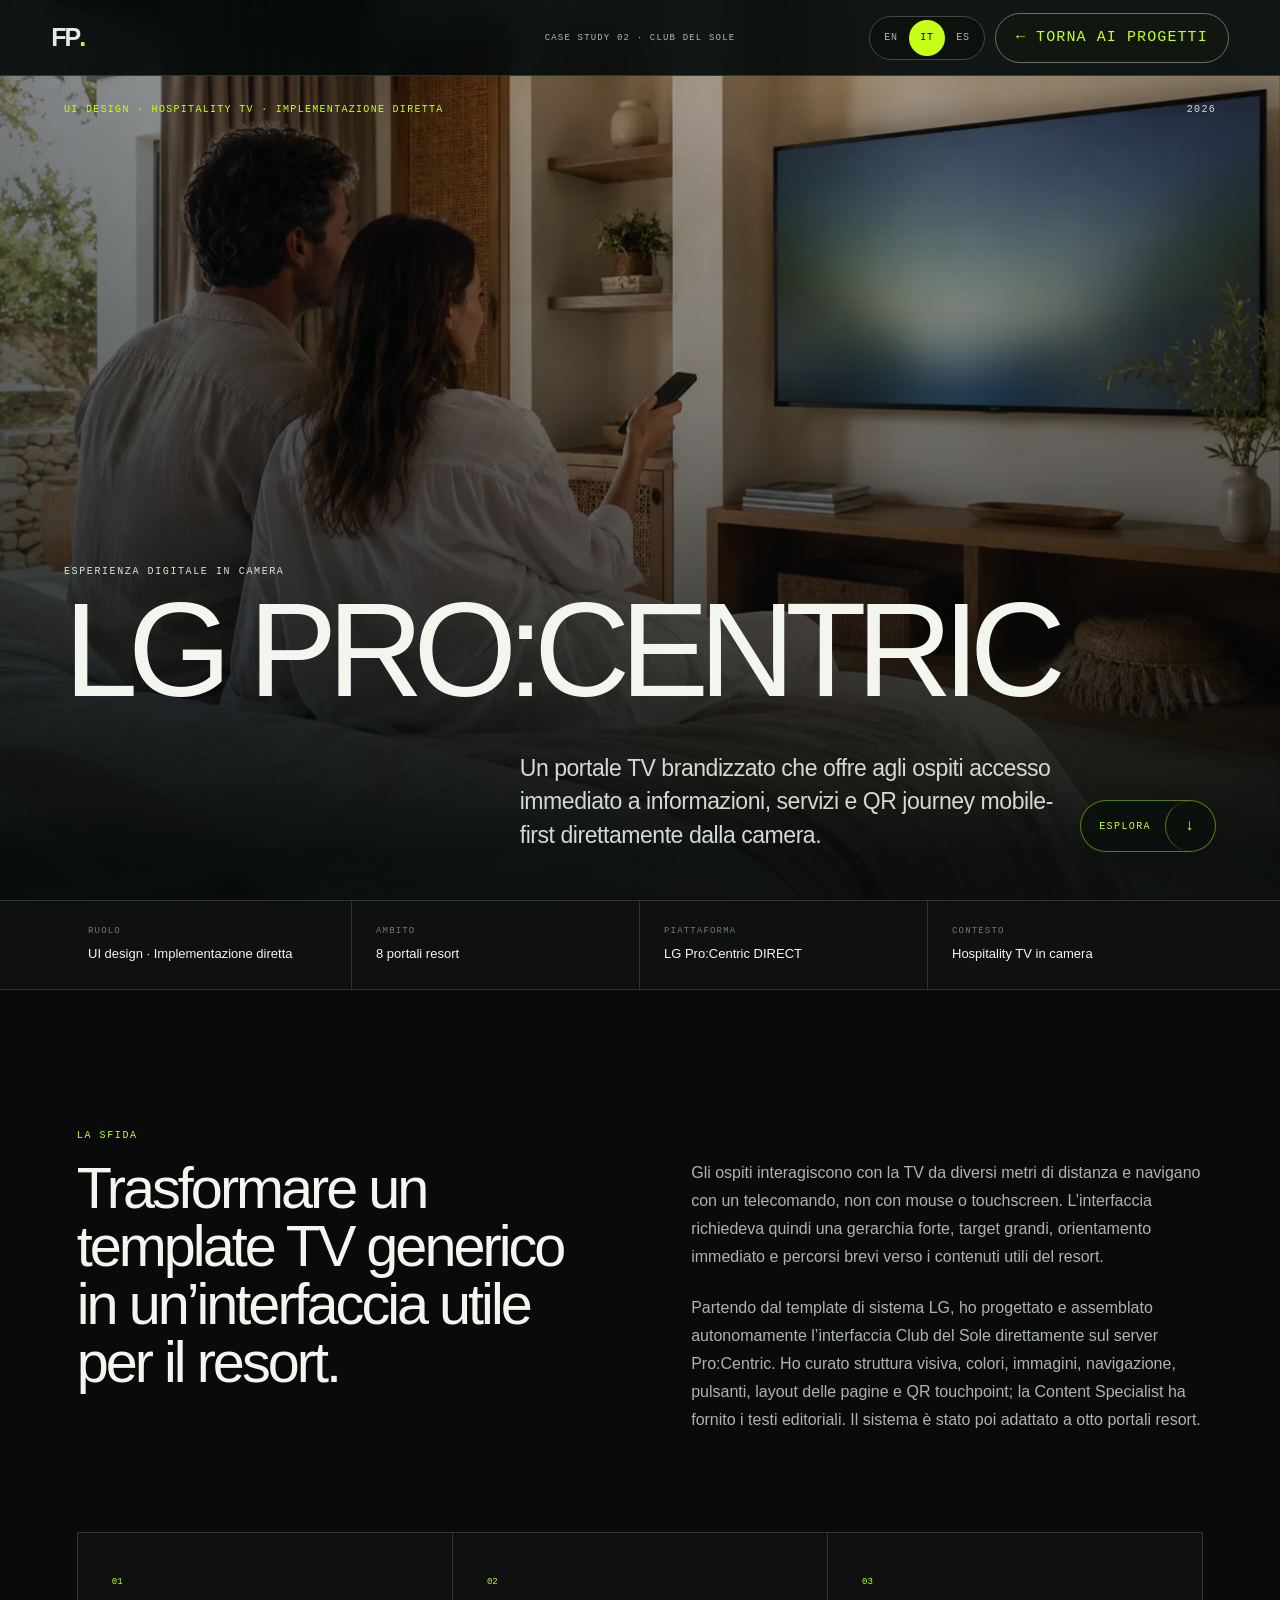
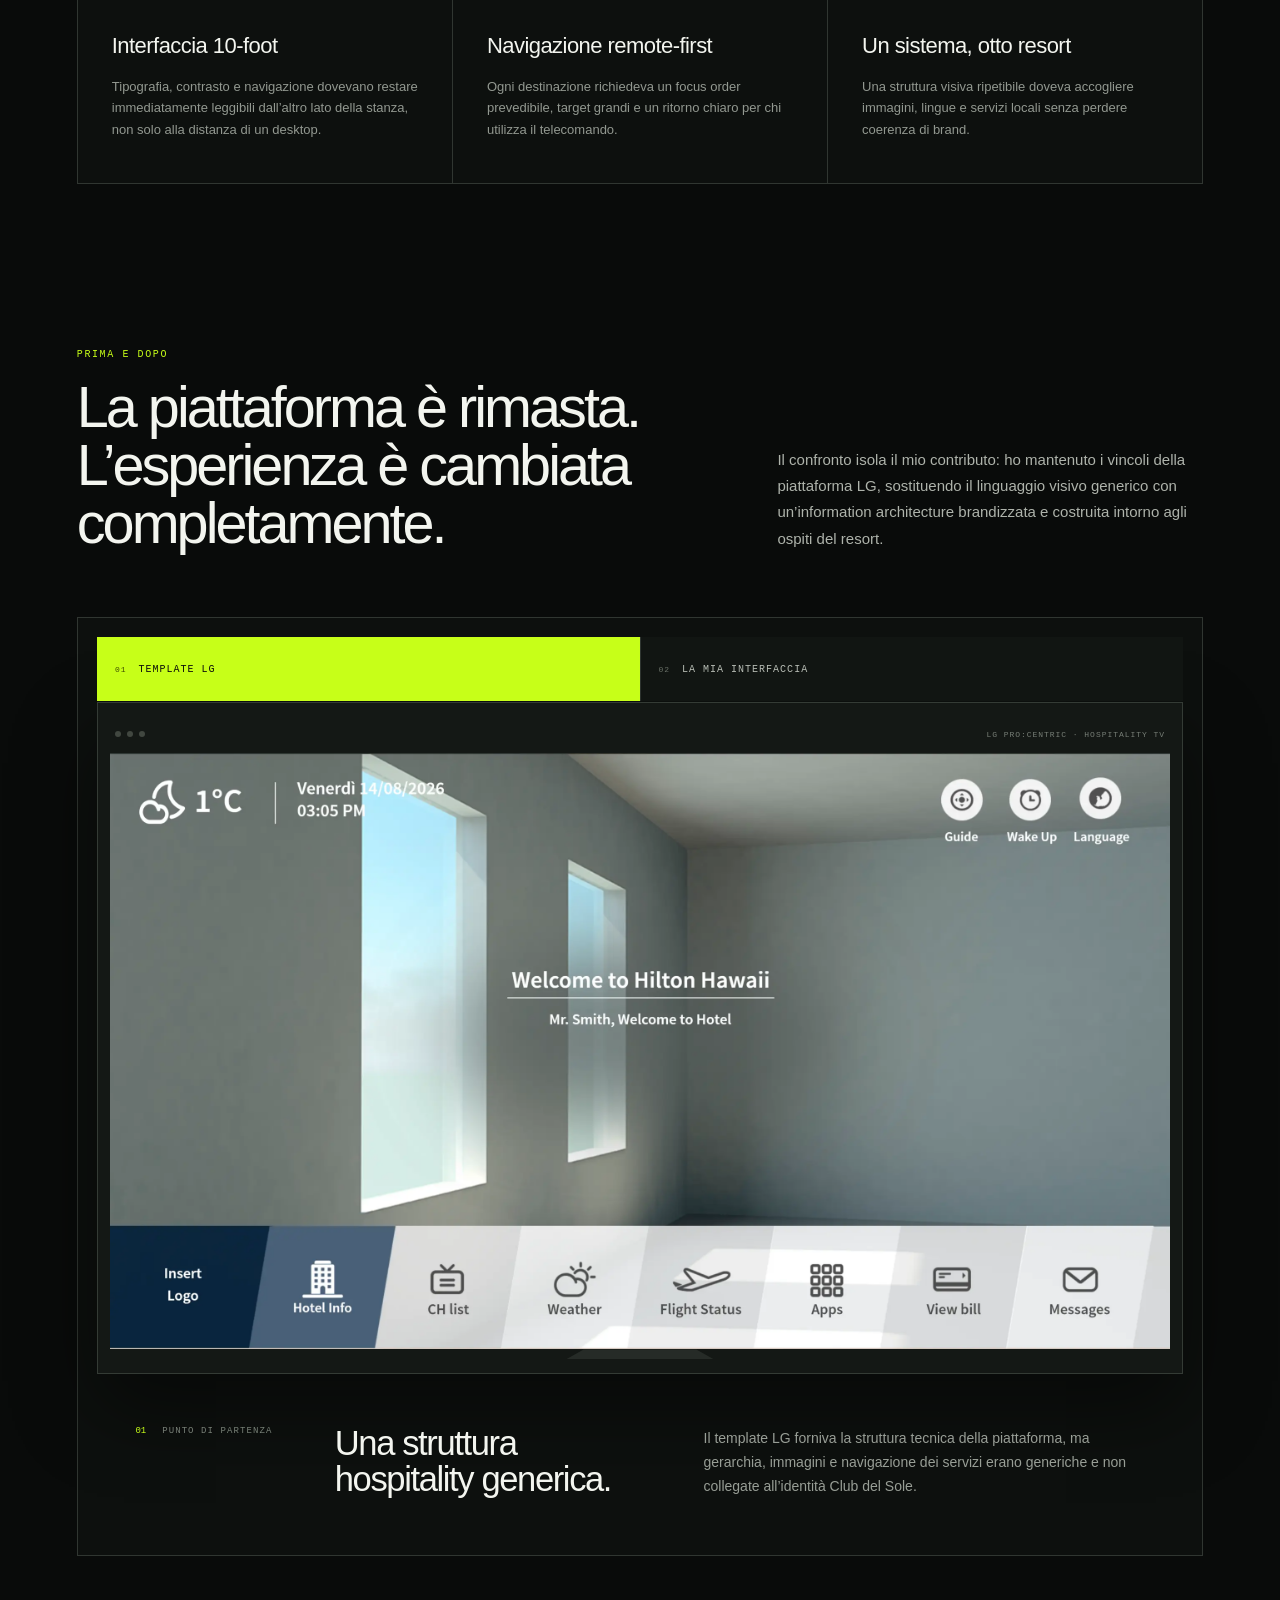
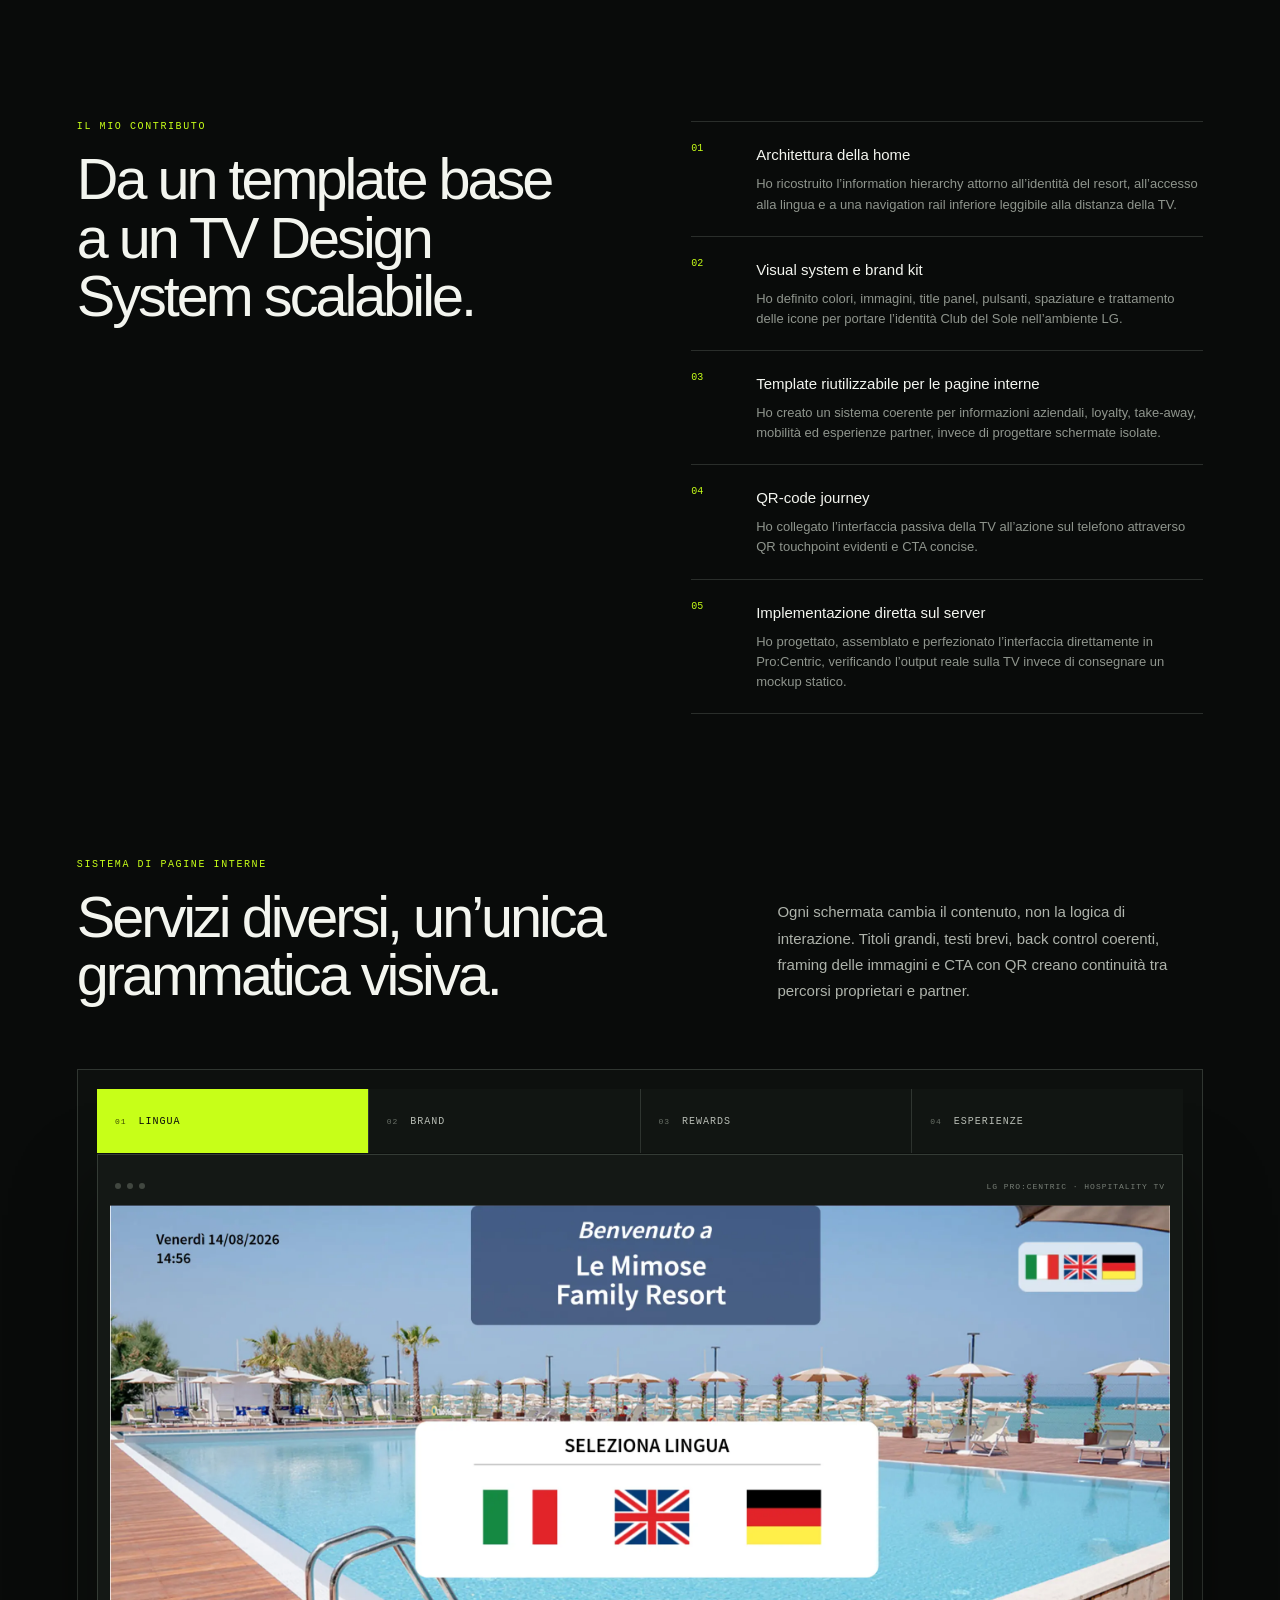
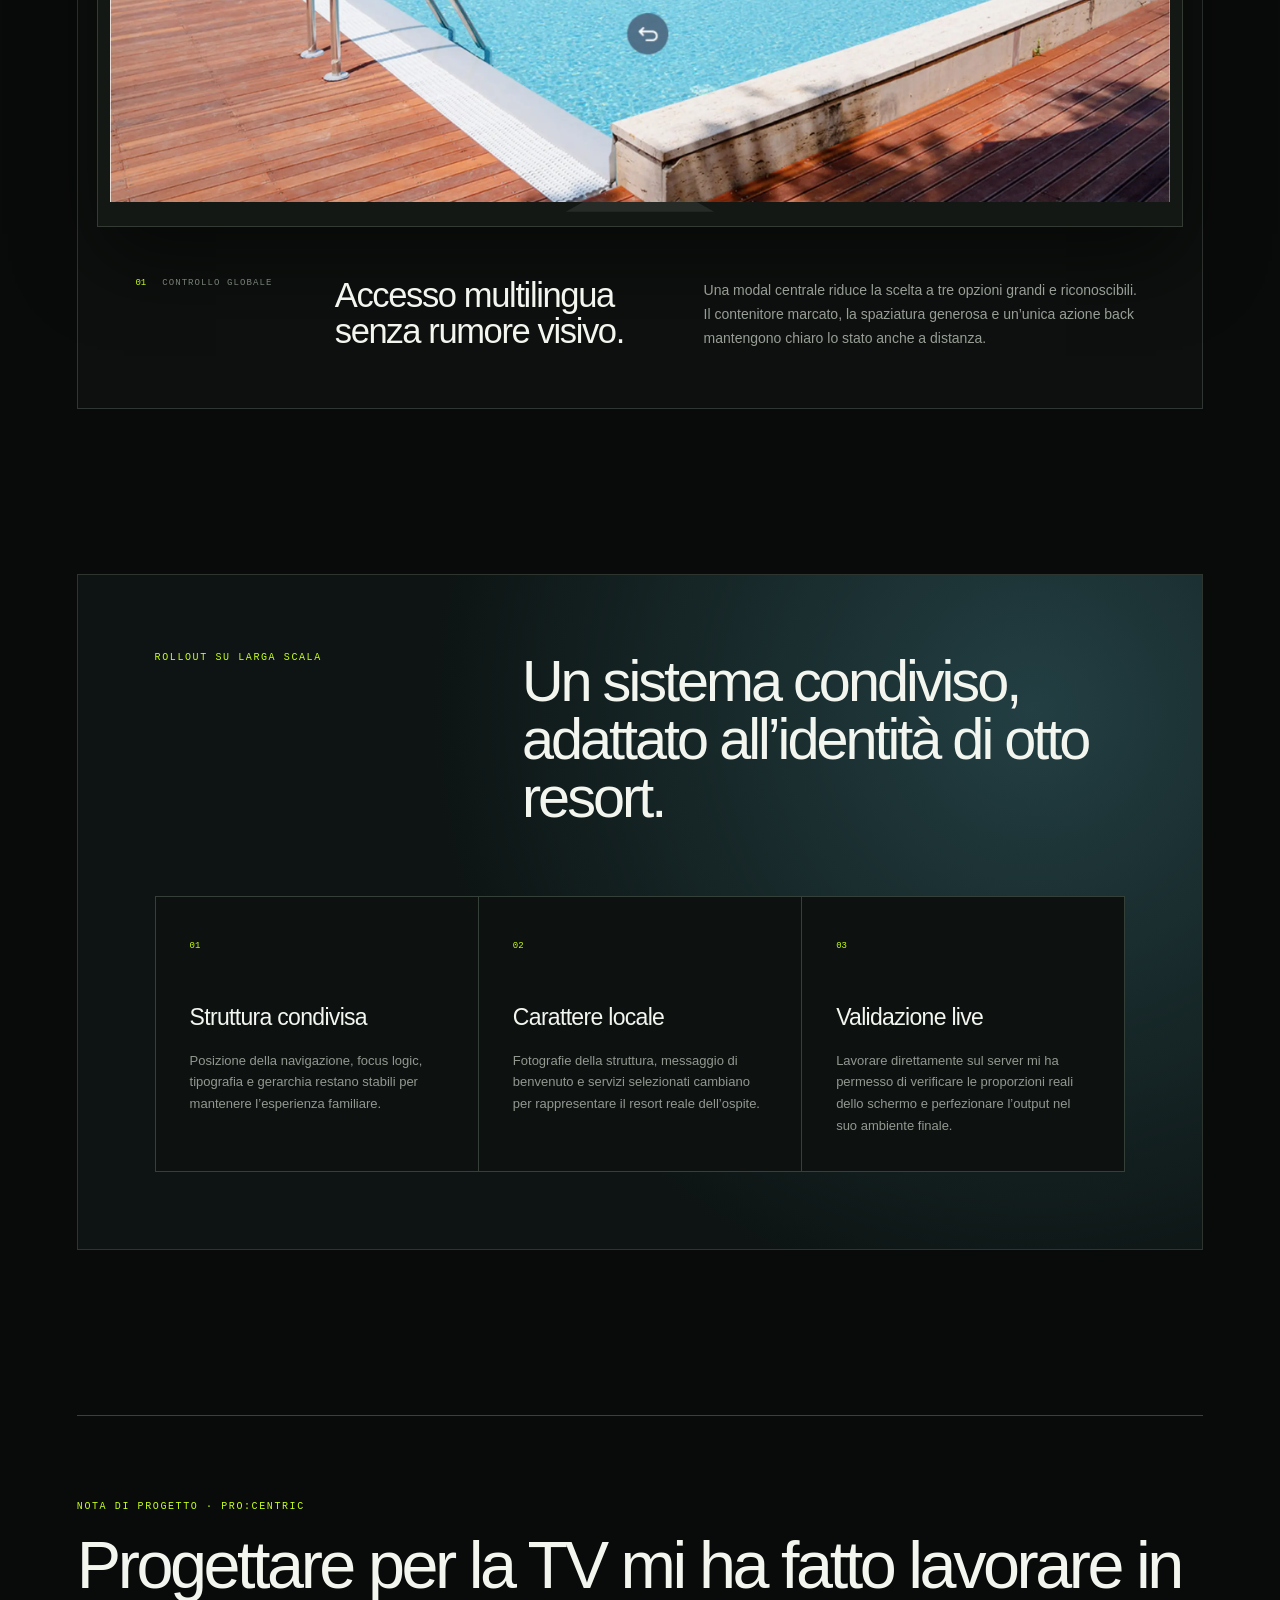
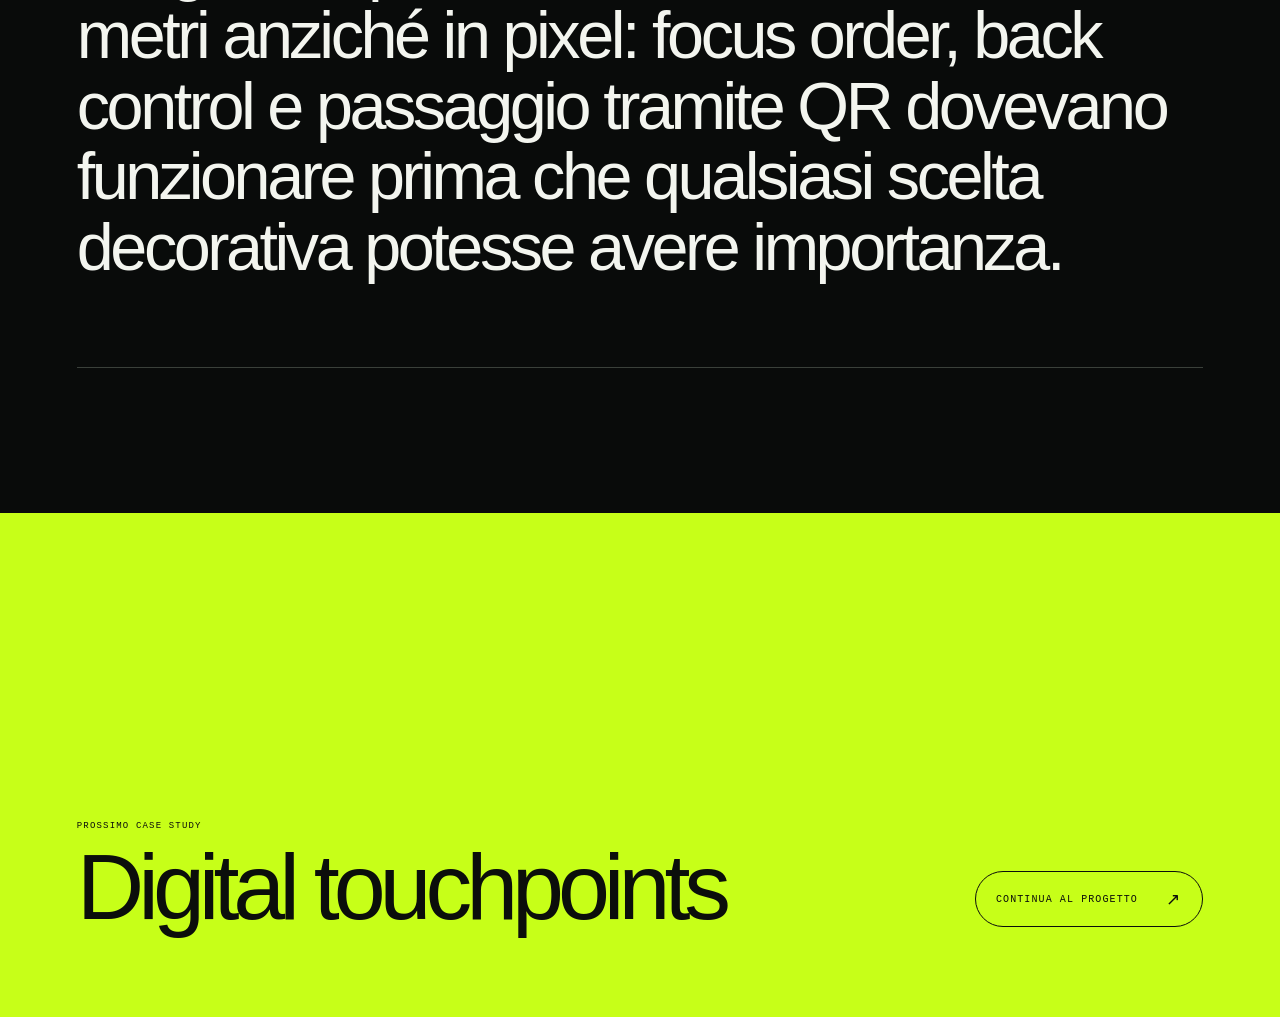
<file: it/work/procentric/index.html>
<!DOCTYPE html><html lang="en"><head><meta charSet="utf-8"/><meta name="viewport" content="width=device-width, initial-scale=1"/><link rel="preload" href="/_next/static/media/797e433ab948586e-s.p.08e28id.o-okb.woff2" as="font" crossorigin="" type="font/woff2"/><link rel="preload" href="/_next/static/media/caa3a2e1cccd8315-s.p.09~u27dqhyhd6.woff2" as="font" crossorigin="" type="font/woff2"/><link rel="preload" as="image" href="/projects/procentric/procentric-hero-photographic-v2.webp"/><link rel="preload" as="image" href="/projects/procentric/base-template.webp"/><link rel="preload" as="image" href="/projects/procentric/language.webp"/><link rel="stylesheet" href="/_next/static/chunks/0yqdj-u3j73in.css" data-precedence="next"/><link rel="preload" as="script" fetchPriority="low" href="/_next/static/chunks/0gxwci3e5-ykx.js"/><script src="/_next/static/chunks/125l.7mq080dp.js" async=""></script><script src="/_next/static/chunks/10u3y4bw1ayzs.js" async=""></script><script src="/_next/static/chunks/turbopack-0rf1mnt1vywp0.js" async=""></script><script src="/_next/static/chunks/0fsi8lw5utejl.js" async=""></script><script src="/_next/static/chunks/0d3tkj33oycf2.js" async=""></script><script src="/_next/static/chunks/0guc_81immbpg.js" async=""></script><meta name="next-size-adjust" content=""/><title>LG Pro:Centric — Case study — Francesco Palermo</title><meta name="description" content="Un portale TV in camera progettato e implementato direttamente per otto resort Club del Sole."/><meta name="author" content="Francesco Palermo"/><meta name="keywords" content="UI designer,UI/UX designer,responsive design,design systems,hospitality UX,Figma"/><meta name="creator" content="Francesco Palermo"/><meta name="robots" content="index, follow"/><link rel="canonical" href="https://francescopalermo-04.github.io/it/work/procentric/"/><link rel="alternate" hrefLang="en-US" href="https://francescopalermo-04.github.io/work/procentric/"/><link rel="alternate" hrefLang="it-IT" href="https://francescopalermo-04.github.io/it/work/procentric/"/><link rel="alternate" hrefLang="es-ES" href="https://francescopalermo-04.github.io/es/work/procentric/"/><meta property="og:title" content="LG Pro:Centric — Case study — Francesco Palermo"/><meta property="og:description" content="Un portale TV in camera progettato e implementato direttamente per otto resort Club del Sole."/><meta property="og:url" content="https://francescopalermo-04.github.io/it/work/procentric/"/><meta property="og:locale" content="it_IT"/><meta property="og:image" content="https://francescopalermo-04.github.io/projects/procentric/procentric-hero-photographic-v2.webp"/><meta property="og:image:width" content="1586"/><meta property="og:image:height" content="992"/><meta property="og:image:alt" content="Ospiti che utilizzano una hospitality TV in camera"/><meta name="twitter:card" content="summary_large_image"/><meta name="twitter:title" content="Francesco Palermo — UI Designer"/><meta name="twitter:description" content="Responsive hospitality interfaces, design systems and real-world digital guest experiences."/><meta name="twitter:image" content="https://francescopalermo-04.github.io/social/portfolio-og.webp"/><link rel="shortcut icon" href="/favicon.svg"/><link rel="icon" href="/favicon.svg"/><script src="/_next/static/chunks/03~yq9q893hmn.js" noModule=""></script></head><body class="geist_a71539c9-module__T19VSG__variable geist_mono_8d43a2aa-module__8Li5zG__variable antialiased"><div hidden=""><!--$--><!--/$--></div><main class="caseRoute procentricRoute"><nav class="caseNav" aria-label="Navigazione del case study"><a class="logo" href="/it" aria-label="Francesco Palermo, home page">FP<span>.</span></a><span>Case study<!-- --> 02 · Club del Sole</span><div class="caseNavActions"><div class="languageSwitcher" role="group" aria-label="Seleziona lingua"><a href="/work/procentric" hrefLang="en" lang="en" aria-label="English">EN</a><a href="/it/work/procentric" hrefLang="it" lang="it" aria-label="Italiano" aria-current="page">IT</a><a href="/es/work/procentric" hrefLang="es" lang="es" aria-label="Español">ES</a></div><a class="backToWork" href="/it#work" aria-label="Torna ai progetti"><span aria-hidden="true">←</span><span class="backLabel">Torna ai progetti</span></a></div></nav><header class="caseOpening procentricOpening"><img alt="Ospiti che navigano una hospitality TV in camera con il telecomando" decoding="async" data-nimg="fill" class="caseOpeningImage" style="position:absolute;height:100%;width:100%;left:0;top:0;right:0;bottom:0;color:transparent" src="/projects/procentric/procentric-hero-photographic-v2.webp"/><div class="caseOpeningShade"></div><div class="caseOpeningMeta"><p>UI Design · Hospitality TV · Implementazione diretta</p><span>2026</span></div><div class="caseOpeningTitle"><p>Esperienza digitale in camera</p><h1>LG Pro:Centric</h1><p class="caseOpeningIntro">Un portale TV brandizzato che offre agli ospiti accesso immediato a informazioni, servizi e QR journey mobile-first direttamente dalla camera.</p></div><a class="caseScrollCue" href="#challenge" aria-label="Inizia il case study">Esplora<!-- --> <span>↓</span></a></header><section class="caseFactsRoute" aria-label="Dettagli del progetto"><div><small>Ruolo</small><b>UI design · Implementazione diretta</b></div><div><small>Ambito</small><b>8 portali resort</b></div><div><small>Piattaforma</small><b>LG Pro:Centric DIRECT</b></div><div><small>Contesto</small><b>Hospitality TV in camera</b></div></section><div class="caseRouteBody"><section class="caseTextGrid routeIntro" id="challenge"><div><p class="caseKicker">La sfida</p><h2>Trasformare un template TV generico in un’interfaccia utile per il resort.</h2></div><div class="caseParagraphs"><p>Gli ospiti interagiscono con la TV da diversi metri di distanza e navigano con un telecomando, non con mouse o touchscreen. L’interfaccia richiedeva quindi una gerarchia forte, target grandi, orientamento immediato e percorsi brevi verso i contenuti utili del resort.</p><p>Partendo dal template di sistema LG, ho progettato e assemblato autonomamente l’interfaccia Club del Sole direttamente sul server Pro:Centric. Ho curato struttura visiva, colori, immagini, navigazione, pulsanti, layout delle pagine e QR touchpoint; la Content Specialist ha fornito i testi editoriali. Il sistema è stato poi adattato a otto portali resort.</p></div></section><section class="projectOpportunity" aria-label="Vincoli dell’interfaccia TV"><article><span>01</span><h3>Interfaccia 10-foot</h3><p>Tipografia, contrasto e navigazione dovevano restare immediatamente leggibili dall’altro lato della stanza, non solo alla distanza di un desktop.</p></article><article><span>02</span><h3>Navigazione remote-first</h3><p>Ogni destinazione richiedeva un focus order prevedibile, target grandi e un ritorno chiaro per chi utilizza il telecomando.</p></article><article><span>03</span><h3>Un sistema, otto resort</h3><p>Una struttura visiva ripetibile doveva accogliere immagini, lingue e servizi locali senza perdere coerenza di brand.</p></article></section><section class="procentricCompareSection" aria-labelledby="comparison-title"><div class="journeyHeading"><div><p class="caseKicker">Prima e dopo</p><h2 id="comparison-title">La piattaforma è rimasta. L’esperienza è cambiata completamente.</h2></div><p>Il confronto isola il mio contributo: ho mantenuto i vincoli della piattaforma LG, sostituendo il linguaggio visivo generico con un’information architecture brandizzata e costruita intorno agli ospiti del resort.</p></div><div class="procentricScreenDeck comparisonDeck"><div class="procentricScreenTabs" role="tablist" aria-label="Confronta il template LG originale con l’interfaccia di Francesco Palermo"><button type="button" role="tab" id="_R_jlbsnpfivb_-tab-0" aria-controls="_R_jlbsnpfivb_-panel" aria-selected="true"><span>01</span>Template LG</button><button type="button" role="tab" id="_R_jlbsnpfivb_-tab-1" aria-controls="_R_jlbsnpfivb_-panel" aria-selected="false"><span>02</span>La mia interfaccia</button></div><div class="procentricTvFrame"><div class="procentricTvTop"><i></i><i></i><i></i><span>LG Pro:Centric · Hospitality TV</span></div><div class="procentricTvScreen" role="tabpanel" id="_R_jlbsnpfivb_-panel" aria-labelledby="_R_jlbsnpfivb_-tab-0"><img alt="Template originale LG Pro:Centric usato come punto di partenza" aria-hidden="false" decoding="async" data-nimg="fill" class="isActive" style="position:absolute;height:100%;width:100%;left:0;top:0;right:0;bottom:0;color:transparent" src="/projects/procentric/base-template.webp"/><img alt="Interfaccia home finale Club del Sole progettata in Pro:Centric" aria-hidden="true" loading="lazy" decoding="async" data-nimg="fill" class="" style="position:absolute;height:100%;width:100%;left:0;top:0;right:0;bottom:0;color:transparent" src="/projects/procentric/home.webp"/></div><div class="procentricTvStand"><i></i></div></div><div class="procentricScreenDescription" aria-live="polite"><div><span>01</span><small>Punto di partenza</small></div><h3>Una struttura hospitality generica.</h3><p>Il template LG forniva la struttura tecnica della piattaforma, ma gerarchia, immagini e navigazione dei servizi erano generiche e non collegate all’identità Club del Sole.</p></div></div></section><section class="caseTextGrid contribution routeContribution procentricContribution"><div><p class="caseKicker">Il mio contributo</p><h2>Da un template base a un TV Design System scalabile.</h2></div><ol class="processList"><li><span>01</span><div><b>Architettura della home</b><p>Ho ricostruito l’information hierarchy attorno all’identità del resort, all’accesso alla lingua e a una navigation rail inferiore leggibile alla distanza della TV.</p></div></li><li><span>02</span><div><b>Visual system e brand kit</b><p>Ho definito colori, immagini, title panel, pulsanti, spaziature e trattamento delle icone per portare l’identità Club del Sole nell’ambiente LG.</p></div></li><li><span>03</span><div><b>Template riutilizzabile per le pagine interne</b><p>Ho creato un sistema coerente per informazioni aziendali, loyalty, take-away, mobilità ed esperienze partner, invece di progettare schermate isolate.</p></div></li><li><span>04</span><div><b>QR-code journey</b><p>Ho collegato l’interfaccia passiva della TV all’azione sul telefono attraverso QR touchpoint evidenti e CTA concise.</p></div></li><li><span>05</span><div><b>Implementazione diretta sul server</b><p>Ho progettato, assemblato e perfezionato l’interfaccia direttamente in Pro:Centric, verificando l’output reale sulla TV invece di consegnare un mockup statico.</p></div></li></ol></section><section class="procentricSystemSection" aria-labelledby="system-title"><div class="journeyHeading"><div><p class="caseKicker">Sistema di pagine interne</p><h2 id="system-title">Servizi diversi, un’unica grammatica visiva.</h2></div><p>Ogni schermata cambia il contenuto, non la logica di interazione. Titoli grandi, testi brevi, back control coerenti, framing delle immagini e CTA con QR creano continuità tra percorsi proprietari e partner.</p></div><div class="procentricScreenDeck"><div class="procentricScreenTabs" role="tablist" aria-label="Esplora il sistema di pagine interne Pro:Centric"><button type="button" role="tab" id="_R_llbsnpfivb_-tab-0" aria-controls="_R_llbsnpfivb_-panel" aria-selected="true"><span>01</span>Lingua</button><button type="button" role="tab" id="_R_llbsnpfivb_-tab-1" aria-controls="_R_llbsnpfivb_-panel" aria-selected="false"><span>02</span>Brand</button><button type="button" role="tab" id="_R_llbsnpfivb_-tab-2" aria-controls="_R_llbsnpfivb_-panel" aria-selected="false"><span>03</span>Rewards</button><button type="button" role="tab" id="_R_llbsnpfivb_-tab-3" aria-controls="_R_llbsnpfivb_-panel" aria-selected="false"><span>04</span>Esperienze</button></div><div class="procentricTvFrame"><div class="procentricTvTop"><i></i><i></i><i></i><span>LG Pro:Centric · Hospitality TV</span></div><div class="procentricTvScreen" role="tabpanel" id="_R_llbsnpfivb_-panel" aria-labelledby="_R_llbsnpfivb_-tab-0"><img alt="Selezione lingua nell’interfaccia Club del Sole Pro:Centric" aria-hidden="false" decoding="async" data-nimg="fill" class="isActive" style="position:absolute;height:100%;width:100%;left:0;top:0;right:0;bottom:0;color:transparent" src="/projects/procentric/language.webp"/><img alt="Pagina informativa Club del Sole nell’interfaccia Pro:Centric" aria-hidden="true" loading="lazy" decoding="async" data-nimg="fill" class="" style="position:absolute;height:100%;width:100%;left:0;top:0;right:0;bottom:0;color:transparent" src="/projects/procentric/brand-page.webp"/><img alt="Pagina Club del Sole Rewards con QR journey" aria-hidden="true" loading="lazy" decoding="async" data-nimg="fill" class="" style="position:absolute;height:100%;width:100%;left:0;top:0;right:0;bottom:0;color:transparent" src="/projects/procentric/rewards.webp"/><img alt="Pagina dell’esperienza partner Freedome nell’interfaccia Pro:Centric" aria-hidden="true" loading="lazy" decoding="async" data-nimg="fill" class="" style="position:absolute;height:100%;width:100%;left:0;top:0;right:0;bottom:0;color:transparent" src="/projects/procentric/freedome.webp"/></div><div class="procentricTvStand"><i></i></div></div><div class="procentricScreenDescription" aria-live="polite"><div><span>01</span><small>Controllo globale</small></div><h3>Accesso multilingua senza rumore visivo.</h3><p>Una modal centrale riduce la scelta a tre opzioni grandi e riconoscibili. Il contenitore marcato, la spaziatura generosa e un’unica azione back mantengono chiaro lo stato anche a distanza.</p></div></div></section><section class="procentricScaleSection" aria-labelledby="scale-title"><div><p class="caseKicker">Rollout su larga scala</p><h2 id="scale-title">Un sistema condiviso, adattato all’identità di otto resort.</h2></div><div class="procentricScaleGrid"><article><span>01</span><h3>Struttura condivisa</h3><p>Posizione della navigazione, focus logic, tipografia e gerarchia restano stabili per mantenere l’esperienza familiare.</p></article><article><span>02</span><h3>Carattere locale</h3><p>Fotografie della struttura, messaggio di benvenuto e servizi selezionati cambiano per rappresentare il resort reale dell’ospite.</p></article><article><span>03</span><h3>Validazione live</h3><p>Lavorare direttamente sul server mi ha permesso di verificare le proporzioni reali dello schermo e perfezionare l’output nel suo ambiente finale.</p></article></div></section><section class="caseTakeawayRoute"><p class="caseKicker">Nota di progetto · Pro:Centric</p><p class="takeawayStatement">Progettare per la TV mi ha fatto lavorare in metri anziché in pixel: focus order, back control e passaggio tramite QR dovevano funzionare prima che qualsiasi scelta decorativa potesse avere importanza.</p></section></div><footer class="caseFooter"><div><span>Prossimo case study</span><h2>Digital touchpoints</h2></div><a class="caseFooterCta" href="/it/work/digital-touchpoints">Continua al progetto<!-- --> <span>↗</span></a></footer></main><!--$--><!--/$--><script src="/_next/static/chunks/0gxwci3e5-ykx.js" id="_R_" async=""></script><script>(self.__next_f=self.__next_f||[]).push([0])</script><script>self.__next_f.push([1,"1:\"$Sreact.fragment\"\n2:I[39756,[\"/_next/static/chunks/0fsi8lw5utejl.js\",\"/_next/static/chunks/0d3tkj33oycf2.js\"],\"default\"]\n3:I[37457,[\"/_next/static/chunks/0fsi8lw5utejl.js\",\"/_next/static/chunks/0d3tkj33oycf2.js\"],\"default\"]\n4:I[72744,[\"/_next/static/chunks/0fsi8lw5utejl.js\",\"/_next/static/chunks/0d3tkj33oycf2.js\",\"/_next/static/chunks/0guc_81immbpg.js\"],\"default\"]\n5:I[49065,[\"/_next/static/chunks/0fsi8lw5utejl.js\",\"/_next/static/chunks/0d3tkj33oycf2.js\",\"/_next/static/chunks/0guc_81immbpg.js\"],\"default\"]\n6:I[5500,[\"/_next/static/chunks/0fsi8lw5utejl.js\",\"/_next/static/chunks/0d3tkj33oycf2.js\",\"/_next/static/chunks/0guc_81immbpg.js\"],\"Image\"]\ne:I[68027,[\"/_next/static/chunks/0fsi8lw5utejl.js\",\"/_next/static/chunks/0d3tkj33oycf2.js\"],\"default\",1]\n:HL[\"/_next/static/chunks/0yqdj-u3j73in.css\",\"style\"]\n:HL[\"/_next/static/media/797e433ab948586e-s.p.08e28id.o-okb.woff2\",\"font\",{\"crossOrigin\":\"\",\"type\":\"font/woff2\"}]\n:HL[\"/_next/static/media/caa3a2e1cccd8315-s.p.09~u27dqhyhd6.woff2\",\"font\",{\"crossOrigin\":\"\",\"type\":\"font/woff2\"}]\n"])</script><script>self.__next_f.push([1,"0:{\"P\":null,\"c\":[\"\",\"it\",\"work\",\"procentric\",\"\"],\"q\":\"\",\"i\":false,\"f\":[[[\"\",{\"children\":[\"it\",{\"children\":[\"work\",{\"children\":[\"procentric\",{\"children\":[\"__PAGE__\",{}]}]}]}]},\"$undefined\",\"$undefined\",16],[[\"$\",\"$1\",\"c\",{\"children\":[[[\"$\",\"link\",\"0\",{\"rel\":\"stylesheet\",\"href\":\"/_next/static/chunks/0yqdj-u3j73in.css\",\"precedence\":\"next\",\"crossOrigin\":\"$undefined\",\"nonce\":\"$undefined\"}],[\"$\",\"script\",\"script-0\",{\"src\":\"/_next/static/chunks/0fsi8lw5utejl.js\",\"async\":true,\"nonce\":\"$undefined\"}],[\"$\",\"script\",\"script-1\",{\"src\":\"/_next/static/chunks/0d3tkj33oycf2.js\",\"async\":true,\"nonce\":\"$undefined\"}]],[\"$\",\"html\",null,{\"lang\":\"en\",\"children\":[\"$\",\"body\",null,{\"className\":\"geist_a71539c9-module__T19VSG__variable geist_mono_8d43a2aa-module__8Li5zG__variable antialiased\",\"children\":[\"$\",\"$L2\",null,{\"parallelRouterKey\":\"children\",\"error\":\"$undefined\",\"errorStyles\":\"$undefined\",\"errorScripts\":\"$undefined\",\"template\":[\"$\",\"$L3\",null,{}],\"templateStyles\":\"$undefined\",\"templateScripts\":\"$undefined\",\"notFound\":[[[\"$\",\"title\",null,{\"children\":\"404: This page could not be found.\"}],[\"$\",\"div\",null,{\"style\":{\"fontFamily\":\"system-ui,\\\"Segoe UI\\\",Roboto,Helvetica,Arial,sans-serif,\\\"Apple Color Emoji\\\",\\\"Segoe UI Emoji\\\"\",\"height\":\"100vh\",\"textAlign\":\"center\",\"display\":\"flex\",\"flexDirection\":\"column\",\"alignItems\":\"center\",\"justifyContent\":\"center\"},\"children\":[\"$\",\"div\",null,{\"children\":[[\"$\",\"style\",null,{\"dangerouslySetInnerHTML\":{\"__html\":\"body{color:#000;background:#fff;margin:0}.next-error-h1{border-right:1px solid rgba(0,0,0,.3)}@media (prefers-color-scheme:dark){body{color:#fff;background:#000}.next-error-h1{border-right:1px solid rgba(255,255,255,.3)}}\"}}],[\"$\",\"h1\",null,{\"className\":\"next-error-h1\",\"style\":{\"display\":\"inline-block\",\"margin\":\"0 20px 0 0\",\"padding\":\"0 23px 0 0\",\"fontSize\":24,\"fontWeight\":500,\"verticalAlign\":\"top\",\"lineHeight\":\"49px\"},\"children\":404}],[\"$\",\"div\",null,{\"style\":{\"display\":\"inline-block\"},\"children\":[\"$\",\"h2\",null,{\"style\":{\"fontSize\":14,\"fontWeight\":400,\"lineHeight\":\"49px\",\"margin\":0},\"children\":\"This page could not be found.\"}]}]]}]}]],[]],\"forbidden\":\"$undefined\",\"unauthorized\":\"$undefined\"}]}]}]]}],{\"children\":[[\"$\",\"$1\",\"c\",{\"children\":[null,[\"$\",\"$L2\",null,{\"parallelRouterKey\":\"children\",\"error\":\"$undefined\",\"errorStyles\":\"$undefined\",\"errorScripts\":\"$undefined\",\"template\":[\"$\",\"$L3\",null,{}],\"templateStyles\":\"$undefined\",\"templateScripts\":\"$undefined\",\"notFound\":\"$undefined\",\"forbidden\":\"$undefined\",\"unauthorized\":\"$undefined\"}]]}],{\"children\":[[\"$\",\"$1\",\"c\",{\"children\":[null,[\"$\",\"$L2\",null,{\"parallelRouterKey\":\"children\",\"error\":\"$undefined\",\"errorStyles\":\"$undefined\",\"errorScripts\":\"$undefined\",\"template\":[\"$\",\"$L3\",null,{}],\"templateStyles\":\"$undefined\",\"templateScripts\":\"$undefined\",\"notFound\":\"$undefined\",\"forbidden\":\"$undefined\",\"unauthorized\":\"$undefined\"}]]}],{\"children\":[[\"$\",\"$1\",\"c\",{\"children\":[null,[\"$\",\"$L2\",null,{\"parallelRouterKey\":\"children\",\"error\":\"$undefined\",\"errorStyles\":\"$undefined\",\"errorScripts\":\"$undefined\",\"template\":[\"$\",\"$L3\",null,{}],\"templateStyles\":\"$undefined\",\"templateScripts\":\"$undefined\",\"notFound\":\"$undefined\",\"forbidden\":\"$undefined\",\"unauthorized\":\"$undefined\"}]]}],{\"children\":[[\"$\",\"$1\",\"c\",{\"children\":[[\"$\",\"main\",null,{\"className\":\"caseRoute procentricRoute\",\"children\":[[\"$\",\"$L4\",null,{}],[\"$\",\"nav\",null,{\"className\":\"caseNav\",\"aria-label\":\"Navigazione del case study\",\"children\":[[\"$\",\"a\",null,{\"className\":\"logo\",\"href\":\"/it\",\"aria-label\":\"Francesco Palermo, home page\",\"children\":[\"FP\",[\"$\",\"span\",null,{\"children\":\".\"}]]}],[\"$\",\"span\",null,{\"children\":[\"Case study\",\" 02 · Club del Sole\"]}],[\"$\",\"div\",null,{\"className\":\"caseNavActions\",\"children\":[[\"$\",\"$L5\",null,{\"locale\":\"it\",\"path\":\"/work/procentric\"}],[\"$\",\"a\",null,{\"className\":\"backToWork\",\"href\":\"/it#work\",\"aria-label\":\"Torna ai progetti\",\"children\":[[\"$\",\"span\",null,{\"aria-hidden\":\"true\",\"children\":\"←\"}],[\"$\",\"span\",null,{\"className\":\"backLabel\",\"children\":\"Torna ai progetti\"}]]}]]}]]}],[\"$\",\"header\",null,{\"className\":\"caseOpening procentricOpening\",\"children\":[[\"$\",\"$L6\",null,{\"unoptimized\":true,\"className\":\"caseOpeningImage\",\"src\":\"/projects/procentric/procentric-hero-photographic-v2.webp\",\"alt\":\"Ospiti che navigano una hospitality TV in camera con il telecomando\",\"fill\":true,\"priority\":true,\"sizes\":\"100vw\"}],[\"$\",\"div\",null,{\"className\":\"caseOpeningShade\"}],[\"$\",\"div\",null,{\"className\":\"caseOpeningMeta\",\"children\":[[\"$\",\"p\",null,{\"children\":\"UI Design · Hospitality TV · Implementazione diretta\"}],[\"$\",\"span\",null,{\"children\":\"2026\"}]]}],[\"$\",\"div\",null,{\"className\":\"caseOpeningTitle\",\"children\":[[\"$\",\"p\",null,{\"children\":\"Esperienza digitale in camera\"}],[\"$\",\"h1\",null,{\"children\":\"LG Pro:Centric\"}],[\"$\",\"p\",null,{\"className\":\"caseOpeningIntro\",\"children\":\"Un portale TV brandizzato che offre agli ospiti accesso immediato a informazioni, servizi e QR journey mobile-first direttamente dalla camera.\"}]]}],[\"$\",\"a\",null,{\"className\":\"caseScrollCue\",\"href\":\"#challenge\",\"aria-label\":\"Inizia il case study\",\"children\":[\"Esplora\",\" \",[\"$\",\"span\",null,{\"children\":\"↓\"}]]}]]}],\"$L7\",\"$L8\",\"$L9\"]}],[\"$La\"],\"$Lb\"]}],{},null,false,null]},null,false,\"$@c\"]},null,false,\"$@c\"]},null,false,\"$@c\"]},null,false,null],\"$Ld\",false]],\"m\":\"$undefined\",\"G\":[\"$e\",[\"$Lf\"]],\"S\":true,\"h\":null,\"s\":\"$undefined\",\"l\":\"$undefined\",\"p\":\"$undefined\",\"d\":\"$undefined\",\"b\":\"7Qss_ygE7OAGA9AN3r-c6\"}\n"])</script><script>self.__next_f.push([1,"10:I[52103,[\"/_next/static/chunks/0fsi8lw5utejl.js\",\"/_next/static/chunks/0d3tkj33oycf2.js\",\"/_next/static/chunks/0guc_81immbpg.js\"],\"default\"]\n15:I[97367,[\"/_next/static/chunks/0fsi8lw5utejl.js\",\"/_next/static/chunks/0d3tkj33oycf2.js\"],\"OutletBoundary\"]\n16:\"$Sreact.suspense\"\n19:I[97367,[\"/_next/static/chunks/0fsi8lw5utejl.js\",\"/_next/static/chunks/0d3tkj33oycf2.js\"],\"ViewportBoundary\"]\n1b:I[97367,[\"/_next/static/chunks/0fsi8lw5utejl.js\",\"/_next/static/chunks/0d3tkj33oycf2.js\"],\"MetadataBoundary\"]\n7:[\"$\",\"section\",null,{\"className\":\"caseFactsRoute\",\"aria-label\":\"Dettagli del progetto\",\"children\":[[\"$\",\"div\",\"Ruolo\",{\"children\":[[\"$\",\"small\",null,{\"children\":\"Ruolo\"}],[\"$\",\"b\",null,{\"children\":\"UI design · Implementazione diretta\"}]]}],[\"$\",\"div\",\"Ambito\",{\"children\":[[\"$\",\"small\",null,{\"children\":\"Ambito\"}],[\"$\",\"b\",null,{\"children\":\"8 portali resort\"}]]}],[\"$\",\"div\",\"Piattaforma\",{\"children\":[[\"$\",\"small\",null,{\"children\":\"Piattaforma\"}],[\"$\",\"b\",null,{\"children\":\"LG Pro:Centric DIRECT\"}]]}],[\"$\",\"div\",\"Contesto\",{\"children\":[[\"$\",\"small\",null,{\"children\":\"Contesto\"}],[\"$\",\"b\",null,{\"children\":\"Hospitality TV in camera\"}]]}]]}]\n"])</script><script>self.__next_f.push([1,"8:[\"$\",\"div\",null,{\"className\":\"caseRouteBody\",\"children\":[[\"$\",\"section\",null,{\"className\":\"caseTextGrid routeIntro\",\"id\":\"challenge\",\"children\":[[\"$\",\"div\",null,{\"children\":[[\"$\",\"p\",null,{\"className\":\"caseKicker\",\"children\":\"La sfida\"}],[\"$\",\"h2\",null,{\"children\":\"Trasformare un template TV generico in un’interfaccia utile per il resort.\"}]]}],[\"$\",\"div\",null,{\"className\":\"caseParagraphs\",\"children\":[[\"$\",\"p\",\"Gli ospiti interagiscono con la TV da diversi metri di distanza e navigano con un telecomando, non con mouse o touchscreen. L’interfaccia richiedeva quindi una gerarchia forte, target grandi, orientamento immediato e percorsi brevi verso i contenuti utili del resort.\",{\"children\":\"Gli ospiti interagiscono con la TV da diversi metri di distanza e navigano con un telecomando, non con mouse o touchscreen. L’interfaccia richiedeva quindi una gerarchia forte, target grandi, orientamento immediato e percorsi brevi verso i contenuti utili del resort.\"}],[\"$\",\"p\",\"Partendo dal template di sistema LG, ho progettato e assemblato autonomamente l’interfaccia Club del Sole direttamente sul server Pro:Centric. Ho curato struttura visiva, colori, immagini, navigazione, pulsanti, layout delle pagine e QR touchpoint; la Content Specialist ha fornito i testi editoriali. Il sistema è stato poi adattato a otto portali resort.\",{\"children\":\"Partendo dal template di sistema LG, ho progettato e assemblato autonomamente l’interfaccia Club del Sole direttamente sul server Pro:Centric. Ho curato struttura visiva, colori, immagini, navigazione, pulsanti, layout delle pagine e QR touchpoint; la Content Specialist ha fornito i testi editoriali. Il sistema è stato poi adattato a otto portali resort.\"}]]}]]}],[\"$\",\"section\",null,{\"className\":\"projectOpportunity\",\"aria-label\":\"Vincoli dell’interfaccia TV\",\"children\":[[\"$\",\"article\",\"01\",{\"children\":[[\"$\",\"span\",null,{\"children\":\"01\"}],[\"$\",\"h3\",null,{\"children\":\"Interfaccia 10-foot\"}],[\"$\",\"p\",null,{\"children\":\"Tipografia, contrasto e navigazione dovevano restare immediatamente leggibili dall’altro lato della stanza, non solo alla distanza di un desktop.\"}]]}],[\"$\",\"article\",\"02\",{\"children\":[[\"$\",\"span\",null,{\"children\":\"02\"}],[\"$\",\"h3\",null,{\"children\":\"Navigazione remote-first\"}],[\"$\",\"p\",null,{\"children\":\"Ogni destinazione richiedeva un focus order prevedibile, target grandi e un ritorno chiaro per chi utilizza il telecomando.\"}]]}],[\"$\",\"article\",\"03\",{\"children\":[[\"$\",\"span\",null,{\"children\":\"03\"}],[\"$\",\"h3\",null,{\"children\":\"Un sistema, otto resort\"}],[\"$\",\"p\",null,{\"children\":\"Una struttura visiva ripetibile doveva accogliere immagini, lingue e servizi locali senza perdere coerenza di brand.\"}]]}]]}],[\"$\",\"section\",null,{\"className\":\"procentricCompareSection\",\"aria-labelledby\":\"comparison-title\",\"children\":[[\"$\",\"div\",null,{\"className\":\"journeyHeading\",\"children\":[[\"$\",\"div\",null,{\"children\":[[\"$\",\"p\",null,{\"className\":\"caseKicker\",\"children\":\"Prima e dopo\"}],[\"$\",\"h2\",null,{\"id\":\"comparison-title\",\"children\":\"La piattaforma è rimasta. L’esperienza è cambiata completamente.\"}]]}],[\"$\",\"p\",null,{\"children\":\"Il confronto isola il mio contributo: ho mantenuto i vincoli della piattaforma LG, sostituendo il linguaggio visivo generico con un’information architecture brandizzata e costruita intorno agli ospiti del resort.\"}]]}],[\"$\",\"$L10\",null,{\"ariaLabel\":\"Confronta il template LG originale con l’interfaccia di Francesco Palermo\",\"screens\":[{\"label\":\"Template LG\",\"eyebrow\":\"Punto di partenza\",\"title\":\"Una struttura hospitality generica.\",\"description\":\"Il template LG forniva la struttura tecnica della piattaforma, ma gerarchia, immagini e navigazione dei servizi erano generiche e non collegate all’identità Club del Sole.\",\"image\":\"/projects/procentric/base-template.webp\",\"alt\":\"Template originale LG Pro:Centric usato come punto di partenza\"},{\"label\":\"La mia interfaccia\",\"eyebrow\":\"Design finale\",\"title\":\"Un welcome hub Club del Sole riconoscibile.\",\"description\":\"Ho trasformato la struttura predefinita in una home specifica per la struttura, con fotografie del resort, colori del brand, accesso multilingua e percorsi diretti verso i servizi realmente utili agli ospiti.\",\"image\":\"/projects/procentric/home.webp\",\"alt\":\"Interfaccia home finale Club del Sole progettata in Pro:Centric\"}],\"className\":\"comparisonDeck\"}]]}],\"$L11\",\"$L12\",\"$L13\",\"$L14\"]}]\n"])</script><script>self.__next_f.push([1,"9:[\"$\",\"footer\",null,{\"className\":\"caseFooter\",\"children\":[[\"$\",\"div\",null,{\"children\":[[\"$\",\"span\",null,{\"children\":\"Prossimo case study\"}],[\"$\",\"h2\",null,{\"children\":\"Digital touchpoints\"}]]}],[\"$\",\"a\",null,{\"className\":\"caseFooterCta\",\"href\":\"/it/work/digital-touchpoints\",\"children\":[\"Continua al progetto\",\" \",[\"$\",\"span\",null,{\"children\":\"↗\"}]]}]]}]\na:[\"$\",\"script\",\"script-0\",{\"src\":\"/_next/static/chunks/0guc_81immbpg.js\",\"async\":true,\"nonce\":\"$undefined\"}]\nb:[\"$\",\"$L15\",null,{\"children\":[\"$\",\"$16\",null,{\"name\":\"Next.MetadataOutlet\",\"children\":\"$@17\"}]}]\n18:[]\nc:\"$W18\"\nd:[\"$\",\"$1\",\"h\",{\"children\":[null,[\"$\",\"$L19\",null,{\"children\":\"$L1a\"}],[\"$\",\"div\",null,{\"hidden\":true,\"children\":[\"$\",\"$L1b\",null,{\"children\":[\"$\",\"$16\",null,{\"name\":\"Next.Metadata\",\"children\":\"$L1c\"}]}]}],[\"$\",\"meta\",null,{\"name\":\"next-size-adjust\",\"content\":\"\"}]]}]\nf:[\"$\",\"link\",\"0\",{\"rel\":\"stylesheet\",\"href\":\"/_next/static/chunks/0yqdj-u3j73in.css\",\"precedence\":\"next\",\"crossOrigin\":\"$undefined\",\"nonce\":\"$undefined\"}]\n"])</script><script>self.__next_f.push([1,"11:[\"$\",\"section\",null,{\"className\":\"caseTextGrid contribution routeContribution procentricContribution\",\"children\":[[\"$\",\"div\",null,{\"children\":[[\"$\",\"p\",null,{\"className\":\"caseKicker\",\"children\":\"Il mio contributo\"}],[\"$\",\"h2\",null,{\"children\":\"Da un template base a un TV Design System scalabile.\"}]]}],[\"$\",\"ol\",null,{\"className\":\"processList\",\"children\":[[\"$\",\"li\",\"01\",{\"children\":[[\"$\",\"span\",null,{\"children\":\"01\"}],[\"$\",\"div\",null,{\"children\":[[\"$\",\"b\",null,{\"children\":\"Architettura della home\"}],[\"$\",\"p\",null,{\"children\":\"Ho ricostruito l’information hierarchy attorno all’identità del resort, all’accesso alla lingua e a una navigation rail inferiore leggibile alla distanza della TV.\"}]]}]]}],[\"$\",\"li\",\"02\",{\"children\":[[\"$\",\"span\",null,{\"children\":\"02\"}],[\"$\",\"div\",null,{\"children\":[[\"$\",\"b\",null,{\"children\":\"Visual system e brand kit\"}],[\"$\",\"p\",null,{\"children\":\"Ho definito colori, immagini, title panel, pulsanti, spaziature e trattamento delle icone per portare l’identità Club del Sole nell’ambiente LG.\"}]]}]]}],[\"$\",\"li\",\"03\",{\"children\":[[\"$\",\"span\",null,{\"children\":\"03\"}],[\"$\",\"div\",null,{\"children\":[[\"$\",\"b\",null,{\"children\":\"Template riutilizzabile per le pagine interne\"}],[\"$\",\"p\",null,{\"children\":\"Ho creato un sistema coerente per informazioni aziendali, loyalty, take-away, mobilità ed esperienze partner, invece di progettare schermate isolate.\"}]]}]]}],[\"$\",\"li\",\"04\",{\"children\":[[\"$\",\"span\",null,{\"children\":\"04\"}],[\"$\",\"div\",null,{\"children\":[[\"$\",\"b\",null,{\"children\":\"QR-code journey\"}],[\"$\",\"p\",null,{\"children\":\"Ho collegato l’interfaccia passiva della TV all’azione sul telefono attraverso QR touchpoint evidenti e CTA concise.\"}]]}]]}],[\"$\",\"li\",\"05\",{\"children\":[[\"$\",\"span\",null,{\"children\":\"05\"}],[\"$\",\"div\",null,{\"children\":[[\"$\",\"b\",null,{\"children\":\"Implementazione diretta sul server\"}],[\"$\",\"p\",null,{\"children\":\"Ho progettato, assemblato e perfezionato l’interfaccia direttamente in Pro:Centric, verificando l’output reale sulla TV invece di consegnare un mockup statico.\"}]]}]]}]]}]]}]\n"])</script><script>self.__next_f.push([1,"12:[\"$\",\"section\",null,{\"className\":\"procentricSystemSection\",\"aria-labelledby\":\"system-title\",\"children\":[[\"$\",\"div\",null,{\"className\":\"journeyHeading\",\"children\":[[\"$\",\"div\",null,{\"children\":[[\"$\",\"p\",null,{\"className\":\"caseKicker\",\"children\":\"Sistema di pagine interne\"}],[\"$\",\"h2\",null,{\"id\":\"system-title\",\"children\":\"Servizi diversi, un’unica grammatica visiva.\"}]]}],[\"$\",\"p\",null,{\"children\":\"Ogni schermata cambia il contenuto, non la logica di interazione. Titoli grandi, testi brevi, back control coerenti, framing delle immagini e CTA con QR creano continuità tra percorsi proprietari e partner.\"}]]}],[\"$\",\"$L10\",null,{\"ariaLabel\":\"Esplora il sistema di pagine interne Pro:Centric\",\"screens\":[{\"label\":\"Lingua\",\"eyebrow\":\"Controllo globale\",\"title\":\"Accesso multilingua senza rumore visivo.\",\"description\":\"Una modal centrale riduce la scelta a tre opzioni grandi e riconoscibili. Il contenitore marcato, la spaziatura generosa e un’unica azione back mantengono chiaro lo stato anche a distanza.\",\"image\":\"/projects/procentric/language.webp\",\"alt\":\"Selezione lingua nell’interfaccia Club del Sole Pro:Centric\"},{\"label\":\"Brand\",\"eyebrow\":\"Pagina informativa\",\"title\":\"Una gerarchia riutilizzabile per i contenuti editoriali.\",\"description\":\"La fascia del titolo introduce il tema; seguono testo sintetico, immagini di supporto e CTA con QR secondo un reading order prevedibile. La struttura ospita contenuti diversi senza cambiare interaction model.\",\"image\":\"/projects/procentric/brand-page.webp\",\"alt\":\"Pagina informativa Club del Sole nell’interfaccia Pro:Centric\"},{\"label\":\"Rewards\",\"eyebrow\":\"Loyalty journey\",\"title\":\"Dallo schermo in camera alla conversione mobile.\",\"description\":\"La pagina Rewards conserva il template condiviso, dando alla proposta loyalty una propria enfasi visiva. Il QR diventa il ponte tra la scoperta sulla TV e l’azione sul telefono dell’ospite.\",\"image\":\"/projects/procentric/rewards.webp\",\"alt\":\"Pagina Club del Sole Rewards con QR journey\"},{\"label\":\"Esperienze\",\"eyebrow\":\"Servizio partner\",\"title\":\"Contenuti partner dentro una struttura di brand coerente.\",\"description\":\"Freedome mantiene la propria identità nella stessa grammatica di pagina: titolo, value proposition, immagine, CTA e back control. L’ospite non deve reimparare l’interfaccia passando da un servizio all’altro.\",\"image\":\"/projects/procentric/freedome.webp\",\"alt\":\"Pagina dell’esperienza partner Freedome nell’interfaccia Pro:Centric\"}]}]]}]\n"])</script><script>self.__next_f.push([1,"13:[\"$\",\"section\",null,{\"className\":\"procentricScaleSection\",\"aria-labelledby\":\"scale-title\",\"children\":[[\"$\",\"div\",null,{\"children\":[[\"$\",\"p\",null,{\"className\":\"caseKicker\",\"children\":\"Rollout su larga scala\"}],[\"$\",\"h2\",null,{\"id\":\"scale-title\",\"children\":\"Un sistema condiviso, adattato all’identità di otto resort.\"}]]}],[\"$\",\"div\",null,{\"className\":\"procentricScaleGrid\",\"children\":[[\"$\",\"article\",\"01\",{\"children\":[[\"$\",\"span\",null,{\"children\":\"01\"}],[\"$\",\"h3\",null,{\"children\":\"Struttura condivisa\"}],[\"$\",\"p\",null,{\"children\":\"Posizione della navigazione, focus logic, tipografia e gerarchia restano stabili per mantenere l’esperienza familiare.\"}]]}],[\"$\",\"article\",\"02\",{\"children\":[[\"$\",\"span\",null,{\"children\":\"02\"}],[\"$\",\"h3\",null,{\"children\":\"Carattere locale\"}],[\"$\",\"p\",null,{\"children\":\"Fotografie della struttura, messaggio di benvenuto e servizi selezionati cambiano per rappresentare il resort reale dell’ospite.\"}]]}],[\"$\",\"article\",\"03\",{\"children\":[[\"$\",\"span\",null,{\"children\":\"03\"}],[\"$\",\"h3\",null,{\"children\":\"Validazione live\"}],[\"$\",\"p\",null,{\"children\":\"Lavorare direttamente sul server mi ha permesso di verificare le proporzioni reali dello schermo e perfezionare l’output nel suo ambiente finale.\"}]]}]]}]]}]\n14:[\"$\",\"section\",null,{\"className\":\"caseTakeawayRoute\",\"children\":[[\"$\",\"p\",null,{\"className\":\"caseKicker\",\"children\":\"Nota di progetto · Pro:Centric\"}],[\"$\",\"p\",null,{\"className\":\"takeawayStatement\",\"children\":\"Progettare per la TV mi ha fatto lavorare in metri anziché in pixel: focus order, back control e passaggio tramite QR dovevano funzionare prima che qualsiasi scelta decorativa potesse avere importanza.\"}]]}]\n"])</script><script>self.__next_f.push([1,"1a:[[\"$\",\"meta\",\"0\",{\"charSet\":\"utf-8\"}],[\"$\",\"meta\",\"1\",{\"name\":\"viewport\",\"content\":\"width=device-width, initial-scale=1\"}]]\n"])</script><script>self.__next_f.push([1,"1d:I[27201,[\"/_next/static/chunks/0fsi8lw5utejl.js\",\"/_next/static/chunks/0d3tkj33oycf2.js\"],\"IconMark\"]\n17:null\n"])</script><script>self.__next_f.push([1,"1c:[[\"$\",\"title\",\"0\",{\"children\":\"LG Pro:Centric — Case study — Francesco Palermo\"}],[\"$\",\"meta\",\"1\",{\"name\":\"description\",\"content\":\"Un portale TV in camera progettato e implementato direttamente per otto resort Club del Sole.\"}],[\"$\",\"meta\",\"2\",{\"name\":\"author\",\"content\":\"Francesco Palermo\"}],[\"$\",\"meta\",\"3\",{\"name\":\"keywords\",\"content\":\"UI designer,UI/UX designer,responsive design,design systems,hospitality UX,Figma\"}],[\"$\",\"meta\",\"4\",{\"name\":\"creator\",\"content\":\"Francesco Palermo\"}],[\"$\",\"meta\",\"5\",{\"name\":\"robots\",\"content\":\"index, follow\"}],[\"$\",\"link\",\"6\",{\"rel\":\"canonical\",\"href\":\"https://francescopalermo-04.github.io/it/work/procentric/\"}],[\"$\",\"link\",\"7\",{\"rel\":\"alternate\",\"hrefLang\":\"en-US\",\"href\":\"https://francescopalermo-04.github.io/work/procentric/\"}],[\"$\",\"link\",\"8\",{\"rel\":\"alternate\",\"hrefLang\":\"it-IT\",\"href\":\"https://francescopalermo-04.github.io/it/work/procentric/\"}],[\"$\",\"link\",\"9\",{\"rel\":\"alternate\",\"hrefLang\":\"es-ES\",\"href\":\"https://francescopalermo-04.github.io/es/work/procentric/\"}],[\"$\",\"meta\",\"10\",{\"property\":\"og:title\",\"content\":\"LG Pro:Centric — Case study — Francesco Palermo\"}],[\"$\",\"meta\",\"11\",{\"property\":\"og:description\",\"content\":\"Un portale TV in camera progettato e implementato direttamente per otto resort Club del Sole.\"}],[\"$\",\"meta\",\"12\",{\"property\":\"og:url\",\"content\":\"https://francescopalermo-04.github.io/it/work/procentric/\"}],[\"$\",\"meta\",\"13\",{\"property\":\"og:locale\",\"content\":\"it_IT\"}],[\"$\",\"meta\",\"14\",{\"property\":\"og:image\",\"content\":\"https://francescopalermo-04.github.io/projects/procentric/procentric-hero-photographic-v2.webp\"}],[\"$\",\"meta\",\"15\",{\"property\":\"og:image:width\",\"content\":\"1586\"}],[\"$\",\"meta\",\"16\",{\"property\":\"og:image:height\",\"content\":\"992\"}],[\"$\",\"meta\",\"17\",{\"property\":\"og:image:alt\",\"content\":\"Ospiti che utilizzano una hospitality TV in camera\"}],[\"$\",\"meta\",\"18\",{\"name\":\"twitter:card\",\"content\":\"summary_large_image\"}],[\"$\",\"meta\",\"19\",{\"name\":\"twitter:title\",\"content\":\"Francesco Palermo — UI Designer\"}],[\"$\",\"meta\",\"20\",{\"name\":\"twitter:description\",\"content\":\"Responsive hospitality interfaces, design systems and real-world digital guest experiences.\"}],[\"$\",\"meta\",\"21\",{\"name\":\"twitter:image\",\"content\":\"https://francescopalermo-04.github.io/social/portfolio-og.webp\"}],[\"$\",\"link\",\"22\",{\"rel\":\"shortcut icon\",\"href\":\"/favicon.svg\"}],[\"$\",\"link\",\"23\",{\"rel\":\"icon\",\"href\":\"/favicon.svg\"}],[\"$\",\"$L1d\",\"24\",{}]]\n"])</script></body></html>
</file>
<file: _next/static/chunks/0yqdj-u3j73in.css>
@font-face{font-family:Geist;font-style:normal;font-weight:100 900;font-display:swap;src:url(../media/fef07dbb0973bf53-s.12tyk43_3sh9u.woff2)format("woff2");unicode-range:U+460-52F,U+1C80-1C8A,U+20B4,U+2DE0-2DFF,U+A640-A69F,U+FE2E-FE2F}@font-face{font-family:Geist;font-style:normal;font-weight:100 900;font-display:swap;src:url(../media/8a480f0b521d4e75-s.0jzbimsg8vl84.woff2)format("woff2");unicode-range:U+301,U+400-45F,U+490-491,U+4B0-4B1,U+2116}@font-face{font-family:Geist;font-style:normal;font-weight:100 900;font-display:swap;src:url(../media/53b9e256198e5412-s.0-wfv7uh4i7h9.woff2)format("woff2");unicode-range:U+102-103,U+110-111,U+128-129,U+168-169,U+1A0-1A1,U+1AF-1B0,U+300-301,U+303-304,U+308-309,U+323,U+329,U+1EA0-1EF9,U+20AB}@font-face{font-family:Geist;font-style:normal;font-weight:100 900;font-display:swap;src:url(../media/7178b3e590c64307-s.0nx0ww8fni_q3.woff2)format("woff2");unicode-range:U+100-2BA,U+2BD-2C5,U+2C7-2CC,U+2CE-2D7,U+2DD-2FF,U+304,U+308,U+329,U+1D00-1DBF,U+1E00-1E9F,U+1EF2-1EFF,U+2020,U+20A0-20AB,U+20AD-20C4,U+2113,U+2C60-2C7F,U+A720-A7FF}@font-face{font-family:Geist;font-style:normal;font-weight:100 900;font-display:swap;src:url(../media/caa3a2e1cccd8315-s.p.09~u27dqhyhd6.woff2)format("woff2");unicode-range:U+??,U+131,U+152-153,U+2BB-2BC,U+2C6,U+2DA,U+2DC,U+304,U+308,U+329,U+2000-206F,U+20AC,U+2122,U+2191,U+2193,U+2212,U+2215,U+FEFF,U+FFFD}@font-face{font-family:Geist Fallback;src:local(Arial);ascent-override:95.94%;descent-override:28.16%;line-gap-override:0.0%;size-adjust:104.76%}.geist_a71539c9-module__T19VSG__className{font-family:Geist,Geist Fallback;font-style:normal}.geist_a71539c9-module__T19VSG__variable{--font-geist-sans:"Geist", "Geist Fallback"}
@font-face{font-family:Geist Mono;font-style:normal;font-weight:100 900;font-display:swap;src:url(../media/5ce348bf30bf5439-s.0zgw-jeven.3w.woff2)format("woff2");unicode-range:U+460-52F,U+1C80-1C8A,U+20B4,U+2DE0-2DFF,U+A640-A69F,U+FE2E-FE2F}@font-face{font-family:Geist Mono;font-style:normal;font-weight:100 900;font-display:swap;src:url(../media/4fa387ec64143e14-s.0wkzw~je483f-.woff2)format("woff2");unicode-range:U+301,U+400-45F,U+490-491,U+4B0-4B1,U+2116}@font-face{font-family:Geist Mono;font-style:normal;font-weight:100 900;font-display:swap;src:url(../media/6306c77e7c8268e4-s.0rhz0arwfsn~5.woff2)format("woff2");unicode-range:U+2000-2001,U+2004-2008,U+200A,U+23B8-23BD,U+2500-259F}@font-face{font-family:Geist Mono;font-style:normal;font-weight:100 900;font-display:swap;src:url(../media/7d817b4c03b0c5f1-s.0l76wvqk9d84w.woff2)format("woff2");unicode-range:U+102-103,U+110-111,U+128-129,U+168-169,U+1A0-1A1,U+1AF-1B0,U+300-301,U+303-304,U+308-309,U+323,U+329,U+1EA0-1EF9,U+20AB}@font-face{font-family:Geist Mono;font-style:normal;font-weight:100 900;font-display:swap;src:url(../media/bbc41e54d2fcbd21-s.0k4k9394f2q-k.woff2)format("woff2");unicode-range:U+100-2BA,U+2BD-2C5,U+2C7-2CC,U+2CE-2D7,U+2DD-2FF,U+304,U+308,U+329,U+1D00-1DBF,U+1E00-1E9F,U+1EF2-1EFF,U+2020,U+20A0-20AB,U+20AD-20C4,U+2113,U+2C60-2C7F,U+A720-A7FF}@font-face{font-family:Geist Mono;font-style:normal;font-weight:100 900;font-display:swap;src:url(../media/797e433ab948586e-s.p.08e28id.o-okb.woff2)format("woff2");unicode-range:U+??,U+131,U+152-153,U+2BB-2BC,U+2C6,U+2DA,U+2DC,U+304,U+308,U+329,U+2000-206F,U+20AC,U+2122,U+2191,U+2193,U+2212,U+2215,U+FEFF,U+FFFD}@font-face{font-family:Geist Mono Fallback;src:local(Arial);ascent-override:74.67%;descent-override:21.92%;line-gap-override:0.0%;size-adjust:134.59%}.geist_mono_8d43a2aa-module__8Li5zG__className{font-family:Geist Mono,Geist Mono Fallback;font-style:normal}.geist_mono_8d43a2aa-module__8Li5zG__variable{--font-geist-mono:"Geist Mono", "Geist Mono Fallback"}
@layer properties{@supports (((-webkit-hyphens:none)) and (not (margin-trim:inline))) or ((-moz-orient:inline) and (not (color:rgb(from red r g b)))){*,:before,:after,::backdrop{--tw-rotate-x:initial;--tw-rotate-y:initial;--tw-rotate-z:initial;--tw-skew-x:initial;--tw-skew-y:initial;--tw-shadow:0 0 #0000;--tw-shadow-color:initial;--tw-shadow-alpha:100%;--tw-inset-shadow:0 0 #0000;--tw-inset-shadow-color:initial;--tw-inset-shadow-alpha:100%;--tw-ring-color:initial;--tw-ring-shadow:0 0 #0000;--tw-inset-ring-color:initial;--tw-inset-ring-shadow:0 0 #0000;--tw-ring-inset:initial;--tw-ring-offset-width:0px;--tw-ring-offset-color:#fff;--tw-ring-offset-shadow:0 0 #0000;--tw-blur:initial;--tw-brightness:initial;--tw-contrast:initial;--tw-grayscale:initial;--tw-hue-rotate:initial;--tw-invert:initial;--tw-opacity:initial;--tw-saturate:initial;--tw-sepia:initial;--tw-drop-shadow:initial;--tw-drop-shadow-color:initial;--tw-drop-shadow-alpha:100%;--tw-drop-shadow-size:initial}}}@layer theme{:root,:host{--font-sans:ui-sans-serif, system-ui, sans-serif, "Apple Color Emoji", "Segoe UI Emoji", "Segoe UI Symbol", "Noto Color Emoji";--font-mono:ui-monospace, SFMono-Regular, Menlo, Monaco, Consolas, "Liberation Mono", "Courier New", monospace;--spacing:.25rem;--default-transition-duration:.15s;--default-transition-timing-function:cubic-bezier(.4, 0, .2, 1);--default-font-family:var(--font-sans);--default-mono-font-family:var(--font-mono)}}@layer base{*,:after,:before,::backdrop{box-sizing:border-box;border:0 solid;margin:0;padding:0}::file-selector-button{box-sizing:border-box;border:0 solid;margin:0;padding:0}html,:host{-webkit-text-size-adjust:100%;tab-size:4;line-height:1.5;font-family:var(--default-font-family,ui-sans-serif, system-ui, sans-serif, "Apple Color Emoji", "Segoe UI Emoji", "Segoe UI Symbol", "Noto Color Emoji");font-feature-settings:var(--default-font-feature-settings,normal);font-variation-settings:var(--default-font-variation-settings,normal);-webkit-tap-highlight-color:transparent}hr{height:0;color:inherit;border-top-width:1px}abbr:where([title]){-webkit-text-decoration:underline dotted;text-decoration:underline dotted}h1,h2,h3,h4,h5,h6{font-size:inherit;font-weight:inherit}a{color:inherit;-webkit-text-decoration:inherit;-webkit-text-decoration:inherit;-webkit-text-decoration:inherit;-webkit-text-decoration:inherit;text-decoration:inherit}b,strong{font-weight:bolder}code,kbd,samp,pre{font-family:var(--default-mono-font-family,ui-monospace, SFMono-Regular, Menlo, Monaco, Consolas, "Liberation Mono", "Courier New", monospace);font-feature-settings:var(--default-mono-font-feature-settings,normal);font-variation-settings:var(--default-mono-font-variation-settings,normal);font-size:1em}small{font-size:80%}sub,sup{vertical-align:baseline;font-size:75%;line-height:0;position:relative}sub{bottom:-.25em}sup{top:-.5em}table{text-indent:0;border-color:inherit;border-collapse:collapse}:-moz-focusring{outline:auto}progress{vertical-align:baseline}summary{display:list-item}ol,ul,menu{list-style:none}img,svg,video,canvas,audio,iframe,embed,object{vertical-align:middle;display:block}img,video{max-width:100%;height:auto}button,input,select,optgroup,textarea{font:inherit;font-feature-settings:inherit;font-variation-settings:inherit;letter-spacing:inherit;color:inherit;opacity:1;background-color:#0000;border-radius:0}::file-selector-button{font:inherit;font-feature-settings:inherit;font-variation-settings:inherit;letter-spacing:inherit;color:inherit;opacity:1;background-color:#0000;border-radius:0}:where(select:is([multiple],[size])) optgroup{font-weight:bolder}:where(select:is([multiple],[size])) optgroup option{padding-inline-start:20px}::file-selector-button{margin-inline-end:4px}::placeholder{opacity:1}@supports (not ((-webkit-appearance:-apple-pay-button))) or (contain-intrinsic-size:1px){::placeholder{color:currentColor}@supports (color:color-mix(in lab, red, red)){::placeholder{color:color-mix(in oklab, currentcolor 50%, transparent)}}}textarea{resize:vertical}::-webkit-search-decoration{-webkit-appearance:none}::-webkit-date-and-time-value{min-height:1lh;text-align:inherit}::-webkit-datetime-edit{display:inline-flex}::-webkit-datetime-edit-fields-wrapper{padding:0}::-webkit-datetime-edit{padding-block:0}::-webkit-datetime-edit-year-field{padding-block:0}::-webkit-datetime-edit-month-field{padding-block:0}::-webkit-datetime-edit-day-field{padding-block:0}::-webkit-datetime-edit-hour-field{padding-block:0}::-webkit-datetime-edit-minute-field{padding-block:0}::-webkit-datetime-edit-second-field{padding-block:0}::-webkit-datetime-edit-millisecond-field{padding-block:0}::-webkit-datetime-edit-meridiem-field{padding-block:0}::-webkit-calendar-picker-indicator{line-height:1}:-moz-ui-invalid{box-shadow:none}button,input:where([type=button],[type=reset],[type=submit]){appearance:button}::file-selector-button{appearance:button}::-webkit-inner-spin-button{height:auto}::-webkit-outer-spin-button{height:auto}[hidden]:where(:not([hidden=until-found])){display:none!important}}@layer components;@layer utilities{.visible{visibility:visible}.absolute{position:absolute}.fixed{position:fixed}.relative{position:relative}.static{position:static}.sticky{position:sticky}.start{inset-inline-start:var(--spacing)}.block{display:block}.flex{display:flex}.grid{display:grid}.hidden{display:none}.inline{display:inline}.inline-block{display:inline-block}.inline-flex{display:inline-flex}.grow{flex-grow:1}.transform{transform:var(--tw-rotate-x,) var(--tw-rotate-y,) var(--tw-rotate-z,) var(--tw-skew-x,) var(--tw-skew-y,)}.resize{resize:both}.antialiased{-webkit-font-smoothing:antialiased;-moz-osx-font-smoothing:grayscale}.ring{--tw-ring-shadow:var(--tw-ring-inset,) 0 0 0 calc(1px + var(--tw-ring-offset-width)) var(--tw-ring-color,currentcolor);box-shadow:var(--tw-inset-shadow), var(--tw-inset-ring-shadow), var(--tw-ring-offset-shadow), var(--tw-ring-shadow), var(--tw-shadow)}.blur{--tw-blur:blur(8px);filter:var(--tw-blur,) var(--tw-brightness,) var(--tw-contrast,) var(--tw-grayscale,) var(--tw-hue-rotate,) var(--tw-invert,) var(--tw-saturate,) var(--tw-sepia,) var(--tw-drop-shadow,)}.filter{filter:var(--tw-blur,) var(--tw-brightness,) var(--tw-contrast,) var(--tw-grayscale,) var(--tw-hue-rotate,) var(--tw-invert,) var(--tw-saturate,) var(--tw-sepia,) var(--tw-drop-shadow,)}.transition{transition-property:color,background-color,border-color,outline-color,text-decoration-color,fill,stroke,--tw-gradient-from,--tw-gradient-via,--tw-gradient-to,opacity,box-shadow,transform,translate,scale,rotate,filter,-webkit-backdrop-filter,backdrop-filter,display,content-visibility,overlay,pointer-events;transition-timing-function:var(--tw-ease,var(--default-transition-timing-function));transition-duration:var(--tw-duration,var(--default-transition-duration))}}:root{--ink:#080a09;--panel:#101311;--line:#2a2e2b;--lime:#c7ff18;--text:#f3f5ef;--muted:#a5aaa3}*{box-sizing:border-box}html{scroll-behavior:smooth}body{background:var(--ink);color:var(--text);margin:0;font-family:Arial,Helvetica,sans-serif}a{color:inherit;text-decoration:none}button:focus-visible,a:focus-visible,[tabindex]:focus-visible{outline:2px solid var(--lime);outline-offset:4px}.gridBg{background-image:linear-gradient(#c7ff180f 1px,#0000 1px),linear-gradient(90deg,#c7ff180f 1px,#0000 1px);background-size:64px 64px}.nav{border-bottom:1px solid var(--line);z-index:20;-webkit-backdrop-filter:blur(16px);backdrop-filter:blur(16px);background:#080a09e0;grid-template-columns:1fr auto 1fr;align-items:center;height:84px;padding:0 clamp(24px,5vw,76px);display:grid;position:sticky;top:0}.logo{letter-spacing:-2px;align-items:center;min-width:44px;min-height:44px;font-size:25px;font-weight:900;display:inline-flex}.logo span,em{color:var(--lime);font-style:normal}.navLinks{color:#c5c9c2;gap:18px;font-size:13px;display:flex}.navLinks a{align-items:center;min-height:44px;padding:0 10px;display:inline-flex}.navLinks a:hover{color:var(--lime)}.navActions{justify-self:end;align-items:center;gap:10px;display:flex}.languageSwitcher{background:#0d110e;border:1px solid #414941;border-radius:999px;align-items:center;padding:3px;display:inline-flex}.languageSwitcher a{color:#aeb4ac;letter-spacing:.08em;border-radius:999px;place-items:center;min-width:36px;min-height:36px;font:10px monospace;transition:all .2s;display:grid}.languageSwitcher a:hover{color:var(--lime)}.languageSwitcher a[aria-current=page]{color:#090c09;background:var(--lime)}.availability{text-transform:uppercase;letter-spacing:.13em;background:#0d110e;border:1px solid #414941;border-radius:999px;justify-self:end;align-items:center;min-height:46px;padding:0 17px;font-size:10px;transition:all .2s;display:inline-flex}.availability i{background:var(--lime);width:7px;height:7px;box-shadow:0 0 14px var(--lime);border-radius:50%;margin-right:9px;display:inline-block}.availability:hover{background:var(--lime);border-color:var(--lime);color:#090c09}.availability:hover i{box-shadow:none;background:#090c09}.hero{flex-direction:column;min-height:calc(100vh - 84px);padding:55px clamp(24px,5vw,76px) 30px;display:flex}.eyebrow{color:var(--muted);text-transform:uppercase;letter-spacing:.16em;justify-content:space-between;font-size:11px;display:flex}.hero h1{letter-spacing:-.07em;text-transform:uppercase;max-width:1300px;margin:auto 0 45px;font-size:clamp(54px,9.5vw,148px);line-height:.88}.heroBottom{border-bottom:1px solid var(--line);justify-content:space-between;align-items:end;padding-bottom:32px;display:flex}.heroBottom p{color:#c8ccc5;max-width:620px;margin:0;font-size:clamp(16px,1.6vw,23px);line-height:1.5}.roundArrow{border:1px solid var(--lime);width:74px;height:74px;color:var(--lime);border-radius:50%;place-items:center;font-size:27px;transition:all .25s;display:grid}.roundArrow:hover{background:var(--lime);color:var(--ink);transform:rotate(8deg)}.heroMeta{color:#71766f;text-transform:uppercase;letter-spacing:.12em;justify-content:space-between;padding-top:22px;font:10px monospace;display:flex}.section{padding:130px clamp(24px,5vw,76px)}.sectionHeader{grid-template-columns:1fr 2fr;align-items:start;gap:40px;margin-bottom:75px;display:grid}.sectionHeader>div,.aboutLead{grid-template-columns:40px 1fr;display:grid}.index{color:var(--lime);font:11px monospace}.kicker{color:#d6d9d3;text-transform:uppercase;letter-spacing:.14em;margin:0;font-size:11px}.sectionHeader h2{letter-spacing:-.04em;max-width:840px;margin:0;font-size:clamp(29px,4vw,58px);font-weight:500;line-height:1.06}.projectList{gap:110px;display:grid}.project{grid-template-columns:minmax(0,1.5fr) minmax(300px,.7fr);align-items:center;gap:55px;display:grid}.project:nth-child(2n){grid-template-columns:minmax(300px,.7fr) minmax(0,1.5fr)}.project:nth-child(2n) .projectVisual{order:2}.projectVisual{aspect-ratio:16/10;background:#151915;border:1px solid #303630;place-items:center;display:grid;position:relative;overflow:hidden}.visualLabel{color:var(--lime);font:11px monospace;position:absolute;bottom:17px;left:18px}.projectCopy h3{letter-spacing:-.05em;margin:11px 0 0;font-size:clamp(37px,4vw,60px);font-weight:600}.category{color:var(--lime);text-transform:uppercase;letter-spacing:.12em;font:10px monospace}.description{color:#afb4ac;margin:34px 0;font-size:16px;line-height:1.65}.tags{flex-wrap:wrap;gap:8px;display:flex}.tags span{color:#c7cbc4;text-transform:uppercase;letter-spacing:.08em;border:1px solid #353a36;border-radius:99px;padding:9px 13px;font-size:10px}.caseLink{min-height:50px;color:var(--lime);text-transform:uppercase;letter-spacing:.12em;border:1px solid #526313;border-radius:999px;align-items:center;gap:18px;margin-top:30px;padding:0 18px;font-size:10px;transition:all .2s;display:inline-flex}.caseLink span{font-size:17px;transition:all .2s}.caseLink:hover span{transform:translate(4px,4px)}.caseLink:hover{color:#0a0d0a;background:var(--lime);border-color:var(--lime)}.ancillary{background:radial-gradient(circle at 80% 10%,#364e18,#121711 55%)}.realProjectCover{filter:drop-shadow(0 30px 35px #0009);justify-content:center;align-items:flex-start;gap:3%;width:88%;height:82%;display:flex;position:relative}.realProjectCover img:first-child{object-fit:cover;object-position:top;border-radius:3px;width:78%;height:100%;transform:rotate(-1.5deg)}.realProjectCover img:last-child{object-fit:cover;object-position:top;border:3px solid #0a0c0a;border-radius:14px;width:21%;height:88%;position:absolute;bottom:-7%;right:0;transform:rotate(3deg)}.ancillaryUi{color:#182018;background:#f2f0e8;width:79%;height:73%;padding:18px 22px;transform:rotate(-2deg);box-shadow:0 28px 60px #0008}.miniNav{border-bottom:1px solid #ccd0c3;justify-content:space-between;padding-bottom:11px;font-size:7px;display:flex}.miniNav b{color:#426928}.miniNav span{color:#596255}.ancillaryUi>p{letter-spacing:-.05em;margin:30px 0 20px;font-size:clamp(18px,2.5vw,38px);font-weight:700}.serviceCards{grid-template-columns:repeat(3,1fr);gap:10px;height:41%;display:grid}.serviceCards i{background:linear-gradient(145deg,#97a986,#344b2c)}.serviceCards i:nth-child(2){background:linear-gradient(145deg,#d8b78b,#765c3e)}.serviceCards i:nth-child(3){background:linear-gradient(145deg,#8fa6a6,#253a3a)}.procentric{background:radial-gradient(circle,#293e2a,#0c100d 68%)}.tv{width:78%}.tvScreen{aspect-ratio:16/9;background:linear-gradient(100deg,#060f08e6,#050c0840),linear-gradient(145deg,#78916a,#243526);border:5px solid #252a27;padding:9% 8%;box-shadow:0 30px 50px #000}.tvScreen small{color:var(--lime);letter-spacing:.2em;font-size:7px;display:block}.tvScreen b{margin:12px 0 15%;font-size:clamp(15px,2.4vw,35px);display:block}.tvScreen div{gap:5px;display:flex}.tvScreen span{background:#ffffff18;flex:1;padding:8px;font-size:5px}.tv>i{clip-path:polygon(15% 0,85% 0,100% 100%,0 100%);background:#202521;width:30%;height:7px;margin:auto;display:block}.touchpoints{background:linear-gradient(135deg,#1d2518,#0d100d)}.webMock{width:78%;transform:rotate(1.5deg);box-shadow:0 25px 60px #000b}.browserBar{background:#292d29;height:22px;padding:7px}.browserBar i{background:#566057;border-radius:50%;width:5px;height:5px;margin-right:4px;display:inline-block}.webHero{aspect-ratio:16/8;background:linear-gradient(90deg,#142016e8,#14201645),linear-gradient(135deg,#667f53,#1f2d22);padding:7%}.webHero small{letter-spacing:.16em;color:#d6e0d0;font-size:6px}.webHero b{margin:6% 0 9%;font-size:clamp(17px,2.8vw,40px);line-height:.94;display:block}.webHero span{background:var(--lime);color:#10140d;padding:9px 12px;font-size:6px;font-weight:700}.caseStudy{border-top:1px solid var(--line);background:#0b0d0c;scroll-margin-top:84px}.caseHero{border-bottom:1px solid var(--line);flex-direction:column;justify-content:flex-end;min-height:88vh;padding:90px clamp(24px,7vw,105px) 55px;display:flex}.caseMeta{color:#777d75;text-transform:uppercase;letter-spacing:.13em;justify-content:space-between;margin-bottom:auto;font:10px monospace;display:flex}.caseKicker{color:var(--lime);text-transform:uppercase;letter-spacing:.16em;margin:0 0 18px;font:10px monospace}.caseHero h2{letter-spacing:-.08em;text-transform:uppercase;margin:0;font-size:clamp(75px,15vw,230px);line-height:.78}.caseIntro{color:#d5d8d2;letter-spacing:-.025em;width:min(680px,100%);margin:45px 0 50px 34%;font-size:clamp(19px,2.2vw,31px);line-height:1.4}.caseFacts{border-block:1px solid #373c38;grid-template-columns:repeat(4,1fr);display:grid}.caseFacts div{border-right:1px solid #373c38;gap:7px;padding:20px 22px;display:grid}.caseFacts div:last-child{border-right:0}.caseFacts small{color:#727870;text-transform:uppercase;letter-spacing:.12em;font:9px monospace}.caseFacts b{font-size:13px;font-weight:500}.caseBody{padding:130px clamp(24px,7vw,105px)}.caseTextGrid{grid-template-columns:1fr 1fr;align-items:start;gap:8vw;margin-bottom:90px;display:grid}.caseTextGrid h3,.responsiveCopy h3,.outcomeCopy h3{letter-spacing:-.05em;margin:0;font-size:clamp(35px,4.4vw,64px);font-weight:500;line-height:1.02}.caseParagraphs{padding-top:29px}.caseParagraphs p,.responsiveCopy>p:last-child,.outcomeCopy>p{color:#aeb3ab;margin:0 0 23px;font-size:16px;line-height:1.75}.desktopShowcase{margin:0 0 145px}.browserFrame{background:#171b18;border:1px solid #343a35;border-radius:12px;padding:0 18px 18px;box-shadow:0 36px 90px #0009}.browserChrome{color:#6f756e;text-transform:uppercase;letter-spacing:.12em;align-items:center;gap:7px;height:54px;font:9px monospace;display:flex}.browserChrome i{background:#3a403b;border-radius:50%;width:7px;height:7px}.browserChrome span{margin-left:12px}.longPage{scrollbar-color:var(--lime) #232723;scrollbar-width:thin;background:#f5f5f5;height:min(72vh,760px);overflow:hidden auto}.longPage img{width:100%;height:auto;display:block}.desktopShowcase figcaption,.detailCard figcaption,.outcomeImages figcaption{color:#747a72;text-transform:uppercase;letter-spacing:.12em;margin-top:13px;font:9px monospace}.contribution{margin-bottom:75px}.processList{border-top:1px solid var(--line);margin:0;padding:0;list-style:none}.processList li{border-bottom:1px solid var(--line);grid-template-columns:55px 1fr;gap:10px;padding:21px 0;display:grid}.processList li>span{color:var(--lime);font:10px monospace}.processList b{font-size:15px;font-weight:500}.processList p{color:#8f958d;margin:7px 0 0;font-size:13px;line-height:1.55}.detailGallery{grid-template-columns:.55fr 1.45fr;align-items:end;gap:35px;margin-bottom:145px;display:grid}.detailCard{margin:0}.detailCard img{background:#f6f6f6;border:1px solid #2f3430;width:100%;height:auto;display:block}.detailCard.tall{max-width:520px}.responsiveBlock{background:radial-gradient(circle at 78% 40%,#314118,#111510 45%);border:1px solid #293029;grid-template-columns:1fr minmax(280px,430px);align-items:center;gap:10vw;margin-bottom:145px;padding:110px 9%;display:grid}.responsiveCopy{max-width:630px}.responsiveCopy>p:last-child{margin-top:30px}.phoneFrame{background:#070807;border-radius:31px;padding:12px;position:relative;box-shadow:0 40px 70px #000c}.phoneTop{z-index:2;background:#070807;border-radius:0 0 12px 12px;width:38%;height:18px;position:absolute;top:8px;left:31%}.mobileLongPage{scrollbar-width:none;background:#f6f6f6;border-radius:21px;height:660px;overflow-y:auto}.mobileLongPage::-webkit-scrollbar{display:none}.mobileLongPage img{width:100%;display:block}.teamOutcome{grid-template-columns:.8fr 1.2fr;align-items:center;gap:8vw;margin-bottom:145px;display:grid}.outcomeCopy .creditNote{color:var(--lime);text-transform:uppercase;letter-spacing:.1em;margin-top:30px;font:10px/1.6 monospace}.outcomeImages{grid-template-columns:1fr 1fr;align-items:end;gap:22px;display:grid}.outcomeImages figure{margin:0}.outcomeImages img{background:#fff;border-radius:8px;width:100%;display:block}.caseTakeaway{border-block:1px solid #3a403a;padding:85px 0}.caseTakeaway blockquote{letter-spacing:-.05em;max-width:1050px;margin:0;font-size:clamp(34px,5vw,72px);line-height:1.08}.about{border-block:1px solid var(--line);grid-template-columns:minmax(320px,.85fr) minmax(0,1.5fr);gap:clamp(70px,8vw,130px);padding:165px clamp(24px,5vw,76px);display:grid}.aboutLead h2{letter-spacing:-.055em;grid-column:1/3;margin:70px 0 0;font-size:clamp(38px,5.6vw,80px);line-height:.98}.aboutCopy{max-width:820px}.aboutCopy p{color:#aeb3ab;font-size:16px;line-height:1.7}.aboutCopy .large{color:var(--text);margin-top:0;font-size:clamp(20px,2vw,28px);line-height:1.45}.experience{border-top:1px solid var(--line);margin-top:55px}.experience div{border-bottom:1px solid var(--line);grid-template-columns:120px 1fr;gap:3px 25px;padding:23px 0;display:grid}.experience span{color:var(--lime);grid-row:1/3;font:10px monospace}.experience b{font-size:14px}.experience small{color:#82877f;margin-top:5px}.profileApproach{background:#303630;border:1px solid #303630;grid-template-columns:repeat(3,1fr);gap:1px;margin-top:44px;display:grid}.profileApproach article{background:#0d100e;flex-direction:column;min-height:210px;padding:24px;display:flex}.profileApproach span{color:var(--lime);font:9px monospace}.profileApproach b{color:#eef1eb;margin-top:auto;font-size:16px;font-weight:500}.profileApproach p{color:#858b83;margin:10px 0 0;font-size:12px;line-height:1.6}.profileFacts{border-top:1px solid var(--line);margin-top:38px}.profileFacts div{border-bottom:1px solid var(--line);grid-template-columns:145px 1fr;gap:25px;padding:21px 0;display:grid}.profileFacts span{color:#7d847c;text-transform:uppercase;letter-spacing:.12em;font:10px monospace}.profileFacts b{color:#eef1eb;font-size:15px;font-weight:500;line-height:1.45}.applicationLinks{flex-wrap:wrap;gap:10px;margin-top:30px;display:flex}.applicationLinks a{color:#eef1eb;text-transform:uppercase;letter-spacing:.1em;border:1px solid #465046;border-radius:999px;justify-content:space-between;align-items:center;gap:28px;min-width:190px;min-height:54px;padding:0 19px;font:10px monospace;transition:all .2s;display:inline-flex}.applicationLinks a span{color:var(--lime)}.applicationLinks a:hover{background:var(--lime);border-color:var(--lime);color:#0a0d0a}.applicationLinks a:hover span{color:#0a0d0a}.applicationLinks .primaryProfileAction{background:var(--lime);border-color:var(--lime);color:#0a0d0a}.applicationLinks .primaryProfileAction span{color:#0a0d0a}.applicationLinks .primaryProfileAction:hover{transform:translateY(-2px);box-shadow:0 12px 30px #0006}.sectionHeader.compact{margin-bottom:50px}.sectionHeader.compact h2{font-size:42px}.skillCloud{border-top:1px solid var(--line)}.skillCloud span{border-bottom:1px solid var(--line);letter-spacing:-.04em;grid-template-columns:90px 1fr;align-items:center;padding:20px 5px;font-size:clamp(28px,4vw,55px);transition:all .2s;display:grid}.skillCloud span:hover{color:var(--lime);padding-left:18px}.skillCloud small{color:#656b64;font:10px monospace}.contact{padding:130px clamp(24px,5vw,76px) 35px}.contact h2{letter-spacing:-.06em;margin:38px 0 75px;font-size:clamp(48px,8vw,115px);line-height:.93}.email{border-block:1px solid #414640;justify-content:space-between;padding:24px 0;font-size:clamp(16px,2.4vw,32px);display:flex}.email span{color:var(--lime)}.footerLine{color:#747a72;text-transform:uppercase;letter-spacing:.1em;justify-content:space-between;margin-top:95px;font:9px monospace;display:flex}.contactActions>div{background:#414640;border-bottom:1px solid #414640;grid-template-columns:1fr 1fr;gap:1px;display:grid}.contactActions>div a{color:#dce0d9;text-transform:uppercase;letter-spacing:.11em;background:#090b0a;justify-content:space-between;align-items:center;min-height:58px;padding:0 22px;font:10px monospace;transition:all .2s;display:flex}.contactActions>div a span{color:var(--lime)}.contactActions>div a:hover{color:#0a0d0a;background:var(--lime)}.contactActions>div a:hover span{color:#0a0d0a}.footerLine a{border:1px solid #343a35;border-radius:999px;align-items:center;min-height:44px;padding-inline:12px;display:inline-flex}.footerLine a:hover{border-color:var(--lime);color:var(--lime)}@media (max-width:800px){.nav{grid-template-columns:1fr auto;height:72px}.navLinks{display:none}.navActions{gap:6px}.languageSwitcher a{min-width:32px;min-height:34px;font-size:9px}.availability{min-height:44px;padding-inline:11px;font-size:8px}.hero{min-height:calc(100svh - 72px);padding-top:35px}.eyebrow span:last-child{display:none}.hero h1{margin:auto 0 35px}.heroBottom p{max-width:76%;font-size:14px}.roundArrow{width:54px;height:54px}.section{padding-block:90px}.sectionHeader{grid-template-columns:1fr;gap:28px;margin-bottom:50px}.projectList{gap:75px}.project,.project:nth-child(2n){grid-template-columns:1fr;gap:28px}.project:nth-child(2n) .projectVisual{order:initial}.projectCopy h3{font-size:39px}.description{margin:22px 0}.realProjectCover{width:92%;height:78%}.realProjectCover img:first-child{width:86%}.realProjectCover img:last-child{width:27%;right:-2%}.caseStudy{scroll-margin-top:72px}.caseHero{min-height:78vh;padding-block:55px 32px}.caseMeta{margin-bottom:100px}.caseHero h2{font-size:clamp(66px,22vw,110px)}.caseIntro{margin:35px 0;font-size:19px}.caseFacts{grid-template-columns:1fr 1fr}.caseFacts div:nth-child(2){border-right:0}.caseFacts div:nth-child(-n+2){border-bottom:1px solid #373c38}.caseFacts div{padding:16px 12px}.caseBody{padding-block:85px}.caseTextGrid{grid-template-columns:1fr;gap:25px;margin-bottom:55px}.caseParagraphs{padding-top:0}.desktopShowcase{margin-bottom:95px}.browserFrame{border-radius:7px;padding:0 8px 8px}.browserChrome{height:36px}.longPage{height:52vh}.detailGallery{grid-template-columns:1fr;gap:55px;margin-bottom:95px}.detailCard.tall{max-width:100%}.responsiveBlock{margin-inline:-24px;grid-template-columns:1fr;gap:50px;margin-bottom:95px;padding:65px 24px}.phoneFrame{width:min(360px,100%);margin:auto}.mobileLongPage{height:590px}.teamOutcome{grid-template-columns:1fr;gap:45px;margin-bottom:95px}.outcomeImages{gap:12px}.caseTakeaway{padding-block:60px}.about{grid-template-columns:1fr;gap:55px;padding-block:105px}.aboutLead h2{margin-top:45px}.profileApproach{grid-template-columns:1fr}.profileApproach article{min-height:145px}.profileFacts div{grid-template-columns:1fr;gap:7px}.applicationLinks a{flex:180px}.skillCloud span{grid-template-columns:55px 1fr}.contactActions>div{grid-template-columns:1fr}.footerLine{flex-wrap:wrap;gap:20px;margin-top:65px}.footerLine span:nth-child(2){display:none}}@media (max-width:370px){.availability{display:none}}@media (prefers-reduced-motion:reduce){html{scroll-behavior:auto}*{transition:none!important}}body.isProjectTransitioning{overflow:hidden}.projectTransitionOverlay{z-index:1000;pointer-events:none;contain:strict;opacity:1;background:0 0;transition:background-color .26s cubic-bezier(.16,1,.3,1),opacity .28s ease-out;position:fixed;inset:0;overflow:hidden}.projectTransitionImage{object-fit:cover;object-position:center;transform-origin:0 0;filter:brightness(.92);will-change:transform, filter;backface-visibility:hidden;transition:transform .42s cubic-bezier(.16,1,.3,1),filter .42s;display:block;position:absolute;transform:translate(0)scale(1)}.projectTransitionOverlay.isEntering{background-color:#080a09}.projectTransitionOverlay.isEntering .projectTransitionImage{transform:translate3d(var(--transition-x), var(--transition-y), 0) scale(var(--transition-scale));filter:brightness(.72)}.projectTransitionOverlay.isFading{opacity:0}.projectTransitionPortal{z-index:2;left:var(--portal-start-x);top:var(--portal-start-y);aspect-ratio:1;pointer-events:none;opacity:0;transform-origin:50%;filter:drop-shadow(0 0 26px #c7ff1840);mix-blend-mode:screen;width:min(52vmin,560px);transition:left .42s cubic-bezier(.16,1,.3,1),top .42s cubic-bezier(.16,1,.3,1),opacity .15s,transform .42s cubic-bezier(.16,1,.3,1);position:absolute;transform:translate(-50%,-50%)scale(.08)rotate(0)}.projectTransitionPortal i{border:1px solid #c7ff18a8;border-radius:44% 56% 51% 49%/57% 42% 58% 43%;transition:transform .42s cubic-bezier(.16,1,.3,1),border-radius .42s;position:absolute;transform:rotate(0)scale(.5);box-shadow:inset 0 0 24px #c7ff181c,0 0 16px #c7ff1826}.projectTransitionPortal i:first-child{inset:0}.projectTransitionPortal i:nth-child(2){inset:9%;transform:rotate(42deg)scale(.5)}.projectTransitionPortal i:nth-child(3){inset:19%;transform:rotate(88deg)scale(.5)}.projectTransitionPortal i:nth-child(4){inset:31%;transform:rotate(132deg)scale(.5)}.projectTransitionPortal b{background:var(--lime);border-radius:50%;position:absolute;inset:42%;box-shadow:0 0 38px 14px #c7ff1878}.projectTransitionOverlay.isEntering .projectTransitionPortal{opacity:.9;top:50%;left:50%;transform:translate(-50%,-50%)scale(2.65)rotate(148deg)}.projectTransitionOverlay.isEntering .projectTransitionPortal i:first-child{border-radius:58% 42% 61% 39%/43% 58% 42% 57%;transform:rotate(210deg)scale(1)}.projectTransitionOverlay.isEntering .projectTransitionPortal i:nth-child(2){border-radius:37% 63% 48% 52%/61% 39% 56% 44%;transform:rotate(-180deg)scale(1)}.projectTransitionOverlay.isEntering .projectTransitionPortal i:nth-child(3){transform:rotate(250deg)scale(1)}.projectTransitionOverlay.isEntering .projectTransitionPortal i:nth-child(4){transform:rotate(-245deg)scale(1)}.projectTransitionOverlay.isFading .projectTransitionPortal{opacity:0}.projectVisual.ancillary{background:#111a17}.projectVisual.ancillary .realProjectCover{filter:none;width:100%;height:100%;display:block}.projectVisual.ancillary .realProjectCover img:first-child{object-fit:cover;object-position:center 52%;border-radius:0;width:100%;height:100%;transition:transform .65s cubic-bezier(.2,.75,.25,1),filter .4s;transform:none}.projectVisual.ancillary:hover .realProjectCover img{filter:brightness(.86);transform:scale(1.035)}.projectVisual.procentric{background:#09131c}.projectVisual.procentric .procentricProjectCover{filter:none;width:100%;height:100%;display:block}.projectVisual.procentric .procentricProjectCover img:first-child{object-fit:cover;object-position:center 48%;background:#07131d;border-radius:0;width:100%;height:100%;transition:transform .65s cubic-bezier(.2,.75,.25,1),filter .4s;transform:none}.projectVisual.procentric:hover .procentricProjectCover img{filter:brightness(.82);transform:scale(1.035)}.projectVisual.touchpoints{background:#063d69}.projectVisual.touchpoints .touchpointsProjectCover{filter:none;width:100%;height:100%;display:block}.projectVisual.touchpoints .touchpointsProjectCover img{object-fit:cover;object-position:center;width:100%;height:100%;transition:transform .65s cubic-bezier(.2,.75,.25,1),filter .4s;transform:none}.projectVisual.touchpoints:hover .touchpointsProjectCover img{filter:brightness(.8);transform:scale(1.035)}.projectVisual.procentric:after{content:attr(data-enter-label) "  ↗";color:#0c100d;background:var(--lime);text-transform:uppercase;letter-spacing:.1em;opacity:0;padding:10px 13px;font:9px monospace;transition:all .3s;position:absolute;bottom:18px;right:22px;transform:translateY(8px)}.projectVisual.procentric:hover:after{opacity:1;transform:translateY(0)}.projectVisual.ancillary:after{content:attr(data-enter-label) "  ↗";color:#0c100d;background:var(--lime);text-transform:uppercase;letter-spacing:.1em;opacity:0;padding:10px 13px;font:9px monospace;transition:all .3s;position:absolute;bottom:18px;right:22px;transform:translateY(8px)}.projectVisual.ancillary:hover:after{opacity:1;transform:translateY(0)}.projectVisual.touchpoints:after{content:attr(data-enter-label) "  ↗";color:#0c100d;background:var(--lime);text-transform:uppercase;letter-spacing:.1em;opacity:0;padding:10px 13px;font:9px monospace;transition:all .3s;position:absolute;bottom:18px;right:22px;transform:translateY(8px)}.projectVisual.touchpoints:hover:after{opacity:1;transform:translateY(0)}.projectVisual.ancillary:after,.projectVisual.procentric:after,.projectVisual.touchpoints:after{align-items:center;min-height:44px;padding:0 15px;font-size:10px;display:flex}.caseRoute{background:#090b0a;overflow:clip}.caseNav{z-index:80;color:#e8ebe5;background:linear-gradient(#06101ae0,#0000);border-bottom:1px solid #ffffff24;grid-template-columns:1fr auto 1fr;align-items:center;width:100%;min-height:76px;padding:0 clamp(24px,4vw,68px);display:grid;position:fixed;top:0;left:0}.caseNav>span{color:#b4bab2;text-transform:uppercase;letter-spacing:.13em;font:9px monospace}.caseNav{-webkit-backdrop-filter:blur(18px);backdrop-filter:blur(18px);background:#040a0ae6}.caseNavActions{justify-self:end;align-items:center;gap:10px;display:flex}.backToWork{color:#f2f4ef;text-transform:uppercase;letter-spacing:.11em;background:#111611;border:1px solid #677068;border-radius:999px;align-items:center;gap:10px;min-height:50px;padding:0 20px;font:10px monospace;transition:color .2s,border-color .2s,background .2s;display:inline-flex}.backToWork>span{color:var(--lime);font-size:15px;line-height:1}.backToWork:hover{color:#0a0d0a;border-color:var(--lime);background:var(--lime)}.backToWork:hover>span{color:#0a0d0a}.caseOpening{isolation:isolate;background:#0e1715;flex-direction:column;justify-content:flex-end;min-height:100svh;padding:118px clamp(24px,5vw,78px) 48px;animation:.8s cubic-bezier(.2,.75,.25,1) both caseOpeningIn;display:flex;position:relative}.caseOpeningImage{z-index:-3;object-fit:cover;object-position:center;width:100%;height:100%;animation:1.05s cubic-bezier(.2,.75,.25,1) both caseImageSettle;position:absolute;inset:0}.caseOpeningShade{z-index:-2;background:linear-gradient(#02080c03 12%,#030807c2 94%),linear-gradient(90deg,#03080742,#0000 64%);position:absolute;inset:0}.caseOpeningMeta{color:#d5dbd2;text-transform:uppercase;letter-spacing:.13em;justify-content:space-between;font:10px monospace;display:flex;position:absolute;top:104px;left:clamp(24px,5vw,78px);right:clamp(24px,5vw,78px)}.caseOpeningMeta p{color:var(--lime);margin:0}.caseOpeningTitle{width:min(1180px,90%)}.caseOpeningTitle>p:first-child{color:#dce1da;text-transform:uppercase;letter-spacing:.16em;margin:0 0 18px;font:10px monospace}.caseOpening h1{letter-spacing:-.075em;text-transform:uppercase;margin:0;font-size:clamp(76px,14.8vw,228px);line-height:.74}.caseOpeningIntro{color:#d4d9d1;letter-spacing:-.02em;width:min(560px,64%);margin:48px 0 0 34%;font-size:clamp(17px,1.8vw,27px);line-height:1.45}.caseScrollCue{min-height:52px;color:var(--lime);-webkit-backdrop-filter:blur(12px);backdrop-filter:blur(12px);text-transform:uppercase;letter-spacing:.14em;background:#07100ba8;border:1px solid #c7ff1870;border-radius:999px;align-items:center;gap:14px;padding-left:18px;font:10px monospace;transition:all .2s;display:flex;position:absolute;bottom:48px;right:clamp(24px,5vw,78px)}.caseScrollCue span{border-left:1px solid #c7ff1870;border-radius:50%;place-items:center;width:50px;height:50px;font-size:16px;display:grid}.caseScrollCue:hover{background:var(--lime);color:#0a0d0a;border-color:var(--lime)}.caseScrollCue:hover span{border-color:#0a0d0a33}.caseFactsRoute{background:#0e110f;border-block:1px solid #303531;grid-template-columns:repeat(4,1fr);padding-inline:clamp(24px,5vw,78px);display:grid}.caseFactsRoute div{border-right:1px solid #303531;gap:8px;padding:25px 24px;display:grid}.caseFactsRoute div:last-child{border-right:0}.caseFactsRoute small{color:#737a72;text-transform:uppercase;letter-spacing:.13em;font:9px monospace}.caseFactsRoute b{font-size:13px;font-weight:500}.caseRouteBody{padding:140px clamp(24px,6vw,96px) 0}.caseRouteBody h2{letter-spacing:-.052em;margin:0;font-size:clamp(37px,4.5vw,67px);font-weight:500;line-height:1.01}.routeIntro{margin-bottom:150px;scroll-margin-top:96px}.projectOpportunity{background:#303631;border:1px solid #303631;grid-template-columns:repeat(3,1fr);gap:1px;margin:-75px 0 165px;display:grid}.projectOpportunity article{background:#0d100e;min-height:250px;padding:34px}.projectOpportunity span{color:var(--lime);font:9px monospace}.projectOpportunity h3{letter-spacing:-.025em;margin:38px 0 14px;font-size:22px;font-weight:500}.projectOpportunity p{color:#929890;max-width:390px;margin:0;font-size:13px;line-height:1.68}.journeySection{margin-bottom:160px}.journeyHeading{grid-template-columns:1.1fr .8fr;align-items:end;gap:9vw;margin-bottom:65px;display:grid}.journeyHeading>p{color:#aeb3ab;margin:0;font-size:15px;line-height:1.75}.desktopFlowExplorer{background:#0d100e;border:1px solid #303631;padding:clamp(12px,1.4vw,24px)}.desktopBrowser{background:#141815;border:1px solid #343b35;box-shadow:0 40px 90px #0008}.desktopBrowserBar{color:#858b84;text-transform:uppercase;letter-spacing:.11em;border-bottom:1px solid #303631;grid-template-columns:1fr auto 1fr;align-items:center;min-height:48px;padding:0 18px;font:9px monospace;display:grid}.desktopBrowserBar>div{gap:6px;display:flex}.desktopBrowserBar i{background:#414740;border-radius:50%;width:7px;height:7px}.desktopScrollHint{color:var(--lime);justify-self:end}.desktopViewport{scrollbar-width:thin;scrollbar-color:var(--lime) #252a26;overscroll-behavior:contain;background:#f5f5f5;height:clamp(560px,68vh,730px);overflow:hidden auto}.desktopViewport:focus-visible{outline:2px solid var(--lime);outline-offset:-2px}.desktopViewport img{width:100%;height:auto;display:block}.desktopProgress{background:#252a26;height:3px;overflow:hidden}.desktopProgress i{background:var(--lime);transform-origin:0;will-change:transform;width:100%;height:100%;display:block}.flowChapterNav{background:#303631;grid-template-columns:repeat(3,1fr);gap:1px;margin-top:1px;display:grid}.flowChapterNav button{min-height:225px;color:inherit;text-align:left;cursor:pointer;background:#0d100e;border:0;grid-template-columns:36px 1fr;gap:8px;padding:30px 26px;transition:background .25s,color .25s;display:grid}.flowChapterNav button:hover,.flowChapterNav button.isActive{background:#141a14}.flowChapterNav button>span{color:#6f766e;font:9px monospace}.flowChapterNav button.isActive>span{color:var(--lime)}.flowChapterNav h3{letter-spacing:-.02em;margin:0 0 14px;font-size:19px;font-weight:500}.flowChapterNav p{color:#888f87;margin:0;font-size:12px;line-height:1.65}.routeContribution{margin-bottom:145px}.routeContribution h2{max-width:620px}.interactionSection{margin-bottom:165px}.interactionHeading{max-width:970px;margin-bottom:65px}.interactionStories{gap:28px;display:grid}.interactionStory{background:#0d100e;border:1px solid #303631;grid-template-columns:minmax(0,1.22fr) minmax(330px,.78fr);min-height:600px;display:grid;overflow:hidden}.interactionStory:nth-child(2n){grid-template-columns:minmax(330px,.78fr) minmax(0,1.22fr)}.interactionStory:nth-child(2n) .interactionStoryVisual{border-left:1px solid #303631;border-right:0;order:2}.interactionStoryVisual{background:radial-gradient(circle at 50% 45%,#1b211c,#080a09 70%);border-right:1px solid #303631;place-items:center;min-height:600px;padding:clamp(25px,4vw,68px);display:grid;overflow:hidden}.interactionStoryVisual img{object-fit:contain;filter:drop-shadow(0 24px 38px #000a);width:auto;max-width:100%;height:auto;max-height:570px;display:block}.interactionStory.landscape .interactionStoryVisual img{width:100%}.interactionStoryCopy{align-self:center;padding:clamp(38px,5vw,78px)}.interactionStoryCopy>div:first-child{align-items:center;gap:20px;margin-bottom:34px;display:flex}.interactionStoryCopy span{color:var(--lime);font:9px monospace}.interactionStoryCopy small{color:#7e857c;text-transform:uppercase;letter-spacing:.13em;font:9px monospace}.interactionStoryCopy h3{letter-spacing:-.045em;margin:0 0 27px;font-size:clamp(29px,3.1vw,48px);font-weight:500;line-height:1.04}.interactionStoryCopy p{color:#989e96;margin:0 0 18px;font-size:14px;line-height:1.72}.responsiveRouteSection{margin-inline:calc(-1*clamp(24px,6vw,96px));background:radial-gradient(circle at 78% 36%,#354719,#111510 47%);border-block:1px solid #2a302a;grid-template-columns:minmax(0,1fr) minmax(330px,.72fr);align-items:center;gap:8vw;margin-bottom:165px;padding:100px clamp(24px,6vw,90px);display:grid}.responsiveRouteCopy{max-width:690px}.responsiveRouteCopy>p:last-child{color:#aeb3ab;margin:34px 0 0;font-size:15px;line-height:1.75}.mobileShowcase{justify-items:center;display:grid}.phoneStateControls{grid-template-columns:repeat(3,1fr);gap:7px;width:100%;max-width:520px;margin-bottom:28px;display:grid}.phoneStateControls button{color:#c2c8bf;text-transform:uppercase;letter-spacing:.08em;cursor:pointer;background:#111510;border:1px solid #3c443a;min-height:58px;padding:10px 9px;font:9px monospace;transition:all .2s}.phoneStateControls button span{color:#666e64;margin-bottom:5px;display:block}.phoneStateControls button[aria-selected=true]{color:#0b0e0b;background:var(--lime);border-color:var(--lime)}.phoneStateControls button[aria-selected=true] span{color:#344000}.iphoneProMax{aspect-ratio:77.6/163;background:#050605;border:3px solid #030403;border-radius:52px;width:min(338px,78vw);padding:11px;position:relative;box-shadow:0 14px 32px #0008,inset 0 0 0 1px #3b3d3a}.dynamicIsland{z-index:3;background:#030403;border-radius:99px;width:29%;height:25px;position:absolute;top:17px;left:50%;transform:translate(-50%);box-shadow:0 0 0 1px #111}.iphoneScreens{background:#0a4778;border-radius:40px;width:100%;height:100%;position:relative;overflow:hidden}.iphoneScreen{scrollbar-width:none;opacity:0;visibility:hidden;overscroll-behavior:contain;touch-action:pan-y;-webkit-overflow-scrolling:touch;background:#f4f5f3;border-radius:40px;transition:opacity .24s,transform .24s,visibility 0s linear .24s;position:absolute;inset:0;overflow:hidden auto;transform:translateY(4px)}.iphoneScreen--home{background:#0a4778}.iphoneScreen--service{touch-action:none;overflow:hidden}.iphoneScreen.isActive{opacity:1;visibility:visible;transition-delay:0s;transform:translateY(0)}.iphoneScreen::-webkit-scrollbar{display:none}.iphoneScreen img{width:100%;height:auto;display:block}.phoneScrollHint{color:var(--lime);text-transform:uppercase;letter-spacing:.15em;font:8px monospace;position:absolute;top:50%;right:-44px;transform:rotate(90deg)}.phoneStateDescription{z-index:2;color:#b1b7af;text-align:center;max-width:430px;min-height:42px;margin:34px 0 0;font-size:12px;line-height:1.55;position:relative}.phoneInteractionNote{z-index:2;color:var(--lime);text-align:center;text-transform:uppercase;letter-spacing:.12em;margin:6px 0 0;font:8px monospace;position:relative}.procentricRoute{--tv-blue:#074777;--tv-gold:#c8aa2a}.procentricOpening{background:#06131d}.procentricOpening .caseOpeningImage{object-position:center 48%}.procentricOpening .caseOpeningShade{background:linear-gradient(#01080e1f 8%,#02080a61 45%,#020708eb 95%),linear-gradient(90deg,#02080a70,#0000 64%)}.procentricOpening .caseOpeningTitle{width:min(1420px,92%)}.procentricOpening h1{font-size:clamp(68px,10.4vw,168px);line-height:.82}.procentricOpening .caseOpeningIntro{margin-left:43%}.procentricCompareSection,.procentricSystemSection{margin-bottom:165px}.procentricScreenDeck{background:#0d100e;border:1px solid #303631;padding:clamp(12px,1.5vw,24px)}.procentricScreenTabs{background:#303631;grid-template-columns:repeat(auto-fit,minmax(150px,1fr));gap:1px;margin-bottom:1px;display:grid}.procentricScreenTabs button{color:#b7bcb4;cursor:pointer;text-transform:uppercase;letter-spacing:.1em;background:#111512;border:0;align-items:center;gap:12px;min-height:64px;padding:10px 18px;font:10px monospace;transition:all .2s;display:flex}.procentricScreenTabs button span{color:#697067;font-size:8px}.procentricScreenTabs button:hover{background:#171d18}.procentricScreenTabs button[aria-selected=true]{background:var(--lime);color:#0b0e0b}.procentricScreenTabs button[aria-selected=true] span{color:#405000}.comparisonDeck .procentricScreenTabs{grid-template-columns:repeat(2,1fr)}.procentricTvFrame{background:#141815;border:1px solid #343b35;padding:12px 12px 0;box-shadow:0 34px 78px #0007}.procentricTvTop{color:#777e76;text-transform:uppercase;letter-spacing:.12em;align-items:center;gap:6px;min-height:38px;padding:0 5px;font:8px monospace;display:flex}.procentricTvTop i{background:#414740;border-radius:50%;width:6px;height:6px}.procentricTvTop span{margin-left:auto}.procentricTvScreen{aspect-ratio:16/9;background:#040607;position:relative;overflow:hidden}.procentricTvScreen img{object-fit:cover;opacity:0;visibility:hidden;width:100%;height:100%;transition:opacity .22s,transform .45s cubic-bezier(.2,.75,.25,1),visibility 0s linear .22s;display:block;position:absolute;inset:0;transform:scale(1.008)}.procentricTvScreen img.isActive{opacity:1;visibility:visible;transition-delay:0s;transform:scale(1)}.procentricTvStand{height:24px;position:relative}.procentricTvStand i{clip-path:polygon(12% 0,88% 0,100% 100%,0 100%);background:#262b27;width:14%;height:10px;position:absolute;top:0;left:43%}.procentricScreenDescription{grid-template-columns:.42fr .9fr 1.25fr;align-items:start;gap:clamp(24px,4vw,65px);padding:clamp(28px,4vw,58px) clamp(18px,3vw,44px) clamp(22px,3vw,44px);display:grid}.procentricScreenDescription>div:first-child{align-items:center;gap:16px;display:flex}.procentricScreenDescription span{color:var(--lime);font:9px monospace}.procentricScreenDescription small{color:#788077;text-transform:uppercase;letter-spacing:.12em;font:9px monospace}.procentricScreenDescription h3{letter-spacing:-.04em;margin:0;font-size:clamp(25px,2.7vw,43px);font-weight:500;line-height:1.04}.procentricScreenDescription p{color:#989e96;margin:0;font-size:14px;line-height:1.72}.procentricContribution .processList li{grid-template-columns:55px 1fr}.procentricScaleSection{background:radial-gradient(circle at 85% 20%,#233f43,#0d1413 55%);border:1px solid #2d352e;margin-bottom:165px;padding:clamp(38px,6vw,90px)}.procentricScaleSection>div:first-child{grid-template-columns:.65fr 1.35fr;align-items:start;gap:6vw;margin-bottom:70px;display:grid}.procentricScaleGrid{background:#354038;border:1px solid #354038;grid-template-columns:repeat(3,1fr);gap:1px;display:grid}.procentricScaleGrid article{background:#0d1211;min-height:260px;padding:34px}.procentricScaleGrid span{color:var(--lime);font:9px monospace}.procentricScaleGrid h3{letter-spacing:-.03em;margin:45px 0 15px;font-size:23px;font-weight:500}.procentricScaleGrid p{color:#929890;margin:0;font-size:13px;line-height:1.68}.touchpointsRoute{--touchpoint-blue:#074777;--touchpoint-gold:#c9aa16}.touchpointsOpening{background:var(--touchpoint-blue)}.touchpointsOpening .caseOpeningImage{object-position:center}.touchpointsOpening .caseOpeningShade{background:linear-gradient(#01080e29 8%,#02080a7a 47%,#020708f0 96%),linear-gradient(90deg,#02080a94,#0000 67%)}.touchpointsOpening .caseOpeningTitle{width:min(1420px,94%)}.touchpointsOpening h1{font-size:clamp(64px,10.6vw,166px);line-height:.76}.touchpointsOpening .caseOpeningIntro{margin-left:38%}.touchpointsBody .routeIntro{margin-bottom:105px}.touchpointMetrics{background:#303631;border:1px solid #303631;grid-template-columns:repeat(3,1fr);gap:1px;margin:0 0 155px;display:grid}.touchpointMetrics article{background:#0d100e;align-content:space-between;min-height:225px;padding:30px;display:grid}.touchpointMetrics strong{color:var(--lime);letter-spacing:-.05em;font-size:clamp(38px,4vw,61px);line-height:1}.touchpointMetrics span{letter-spacing:-.02em;margin-top:45px;font-size:19px}.touchpointMetrics p{color:#898f87;margin:10px 0 0;font-size:12px;line-height:1.55}.touchpointCollection{gap:32px;margin-bottom:160px;display:grid}.touchpointCase{background:#0d100e;border:1px solid #303631;grid-template-columns:minmax(0,1.22fr) minmax(350px,.78fr);min-height:650px;display:grid;overflow:hidden}.touchpointCase:nth-child(2n){grid-template-columns:minmax(350px,.78fr) minmax(0,1.22fr)}.touchpointCase:nth-child(2n) .touchpointVisual{border-left:1px solid #303631;border-right:0;order:2}.touchpointVisual{background:radial-gradient(circle at 50% 34%,#1c2d31,#090b0a 70%);border-right:1px solid #303631;flex-direction:column;min-width:0;display:flex}.touchpointBrowserBar{color:#6f766e;text-transform:uppercase;letter-spacing:.12em;border-bottom:1px solid #303631;align-items:center;gap:7px;min-height:46px;padding:0 16px;font:8px monospace;display:flex}.touchpointBrowserBar i{background:#414740;border-radius:50%;width:7px;height:7px}.touchpointBrowserBar span{margin-left:auto}.touchpointImageStage{flex:1;place-items:center;min-height:600px;padding:clamp(26px,4vw,65px);display:grid;overflow:hidden}.touchpointImageStage img{object-fit:contain;filter:drop-shadow(0 28px 45px #0009);width:auto;max-width:100%;height:auto;max-height:660px;display:block}.touchpointCase.utility .touchpointImageStage{padding:clamp(18px,2.5vw,40px)}.touchpointCase.utility .touchpointImageStage img{width:100%;max-height:none}.touchpointCopy{align-self:center;padding:clamp(40px,5vw,78px)}.touchpointCopy>div:first-child{align-items:center;gap:18px;margin-bottom:35px;display:flex}.touchpointCopy span{color:var(--lime);font:9px monospace}.touchpointCopy small{color:#7f867e;text-transform:uppercase;letter-spacing:.13em;font:9px monospace}.touchpointCopy h2{font-size:clamp(30px,3.4vw,50px)}.touchpointCopy>p{color:#a4aaa2;margin:28px 0 0;font-size:14px;line-height:1.72}.touchpointCopy .touchpointScope{color:#81887f;border-top:1px solid #303631;padding-top:22px;font-size:12px}.touchpointScope b{color:var(--lime);text-transform:uppercase;letter-spacing:.12em;margin-bottom:9px;font:9px monospace;display:block}.touchpointsTakeaway{margin-bottom:130px}.caseTakeawayRoute{border-block:1px solid #3a403a;margin-bottom:145px;padding:85px 0}.takeawayStatement{letter-spacing:-.052em;max-width:1160px;margin:0;font-size:clamp(35px,5.2vw,76px);line-height:1.06}.caseFooter{background:var(--lime);color:#0b0e0b;justify-content:space-between;align-items:flex-end;gap:40px;min-height:56vh;padding:90px clamp(24px,6vw,96px);display:flex}.caseFooter span{text-transform:uppercase;letter-spacing:.13em;font:9px monospace}.caseFooter>div{min-width:0}.caseFooter h2{letter-spacing:-.065em;max-width:950px;margin:12px 0 0;font-size:clamp(54px,7.3vw,112px);line-height:.86}.caseFooter .caseFooterCta{text-transform:uppercase;letter-spacing:.11em;border:1px solid #0b0e0b;border-radius:999px;flex:none;align-items:center;gap:28px;min-height:56px;padding:0 20px;font:10px monospace;transition:all .2s;display:inline-flex}.caseFooter .caseFooterCta span{font-size:17px}.caseFooter .caseFooterCta:hover{color:var(--lime);background:#0b0e0b;transform:translateY(-2px)}@keyframes caseOpeningIn{0%{opacity:.7}to{opacity:1}}@keyframes caseImageSettle{0%{filter:blur(3px);transform:scale(1.12)}to{filter:blur();transform:scale(1)}}@keyframes caseReveal{0%{opacity:.35;transform:translateY(34px)}to{opacity:1;transform:translateY(0)}}@supports (animation-timeline:view()){@media (prefers-reduced-motion:no-preference){.projectOpportunity article,.interactionStory{animation:linear both caseReveal;animation-timeline:view();animation-range:entry 8% cover 34%}}}@media (max-width:1050px){.projectOpportunity article{padding:28px}.flowChapterNav{grid-template-columns:1fr}.flowChapterNav button{min-height:0}.interactionStory,.interactionStory:nth-child(2n){grid-template-columns:1fr}.interactionStory:nth-child(2n) .interactionStoryVisual{border-left:0;order:0}.interactionStoryVisual{border-bottom:1px solid #303631;border-right:0;min-height:500px}.procentricScreenDescription{grid-template-columns:.55fr 1.45fr}.procentricScreenDescription>p{grid-column:2}.procentricScaleSection>div:first-child{grid-template-columns:1fr;gap:25px}.touchpointCase,.touchpointCase:nth-child(2n){grid-template-columns:1fr}.touchpointCase:nth-child(2n) .touchpointVisual{border-left:0;order:0}.touchpointVisual{border-bottom:1px solid #303631;border-right:0}}@media (max-width:760px){.caseNav{grid-template-columns:44px minmax(0,1fr);gap:10px;min-height:68px;padding-inline:18px}.caseNav>span{display:none}.caseNavActions{gap:7px;min-width:0}.caseNavActions .languageSwitcher a{min-width:30px;min-height:32px;font-size:8px}.backToWork{justify-content:center;min-width:46px;min-height:46px;padding-inline:12px;font-size:9px}.caseOpening{min-height:92svh;padding-bottom:34px}.caseOpeningMeta{top:88px}.caseOpeningTitle{width:100%}.caseOpening h1{letter-spacing:-.065em;max-width:100%;font-size:clamp(54px,17vw,80px)}.caseOpeningIntro{width:88%;margin:30px 0 0;font-size:17px}.caseScrollCue{display:none}.caseFactsRoute{grid-template-columns:repeat(2,1fr)}.caseFactsRoute div:nth-child(2){border-right:0}.caseFactsRoute div:nth-child(-n+2){border-bottom:1px solid #303531}.caseFactsRoute div{padding:17px 12px}.caseRouteBody{padding-top:90px}.routeIntro,.journeySection,.routeContribution,.interactionSection,.responsiveRouteSection{margin-bottom:100px}.projectOpportunity{grid-template-columns:1fr;margin-top:-45px;margin-bottom:100px}.projectOpportunity article{min-height:0}.journeyHeading{grid-template-columns:1fr;gap:25px;margin-bottom:38px}.desktopFlowExplorer{padding:8px}.desktopBrowserBar{grid-template-columns:1fr auto;padding:0 12px}.desktopBrowserBar>span:not(.desktopScrollHint){display:none}.desktopViewport{height:520px}.flowChapterNav button{padding:24px 18px}.interactionStoryVisual{min-height:390px;padding:24px}.interactionStoryVisual img{max-height:430px}.interactionStoryCopy{padding:34px 26px}.responsiveRouteSection{grid-template-columns:1fr;padding-block:68px}.phoneStateControls{max-width:100%}.phoneStateControls button{font-size:8px}.caseTakeawayRoute{margin-bottom:90px;padding-block:60px}.caseFooter{flex-direction:column;justify-content:flex-end;align-items:flex-start;min-height:48vh}.caseFooter .caseFooterCta{justify-content:space-between;width:100%}.procentricOpening .caseOpeningTitle{width:100%}.procentricOpening h1{font-size:clamp(40px,12.5vw,66px);line-height:.86}.procentricOpening .caseOpeningIntro{margin-left:0}.procentricCompareSection,.procentricSystemSection,.procentricScaleSection{margin-bottom:100px}.procentricScreenDeck{padding:8px}.procentricScreenTabs,.comparisonDeck .procentricScreenTabs{grid-template-columns:repeat(2,1fr)}.procentricScreenTabs button{gap:8px;min-height:56px;padding:8px 10px;font-size:8px}.procentricTvFrame{padding:7px 7px 0}.procentricTvTop{min-height:28px}.procentricTvTop span{display:none}.procentricTvStand{height:15px}.procentricScreenDescription{grid-template-columns:1fr;gap:18px;padding:28px 17px 22px}.procentricScreenDescription>p{grid-column:auto}.procentricScaleSection{margin-inline:-24px;padding:45px 18px}.procentricScaleSection>div:first-child{margin-bottom:38px}.procentricScaleGrid{grid-template-columns:1fr}.procentricScaleGrid article{min-height:0}.touchpointsOpening .caseOpeningTitle{width:100%}.touchpointsOpening h1{font-size:clamp(40px,12.8vw,69px);line-height:.82}.touchpointsOpening .caseOpeningIntro{margin-left:0}.touchpointMetrics{grid-template-columns:1fr;margin-bottom:100px}.touchpointMetrics article{min-height:165px}.touchpointCollection{margin-bottom:100px}.touchpointCase{min-height:0}.touchpointImageStage{min-height:390px;padding:24px}.touchpointImageStage img{max-height:500px}.touchpointCopy{padding:38px 26px}.touchpointsTakeaway{margin-bottom:90px}}@media (max-width:430px){.caseNav{padding-inline:14px}.backToWork .backLabel{display:none}}@media (prefers-reduced-motion:reduce){.caseOpening,.caseOpeningImage{animation:none}.iphoneScreen,.projectTransitionOverlay{transition:none}}@property --tw-rotate-x{syntax:"*";inherits:false}@property --tw-rotate-y{syntax:"*";inherits:false}@property --tw-rotate-z{syntax:"*";inherits:false}@property --tw-skew-x{syntax:"*";inherits:false}@property --tw-skew-y{syntax:"*";inherits:false}@property --tw-shadow{syntax:"*";inherits:false;initial-value:0 0 #0000}@property --tw-shadow-color{syntax:"*";inherits:false}@property --tw-shadow-alpha{syntax:"<percentage>";inherits:false;initial-value:100%}@property --tw-inset-shadow{syntax:"*";inherits:false;initial-value:0 0 #0000}@property --tw-inset-shadow-color{syntax:"*";inherits:false}@property --tw-inset-shadow-alpha{syntax:"<percentage>";inherits:false;initial-value:100%}@property --tw-ring-color{syntax:"*";inherits:false}@property --tw-ring-shadow{syntax:"*";inherits:false;initial-value:0 0 #0000}@property --tw-inset-ring-color{syntax:"*";inherits:false}@property --tw-inset-ring-shadow{syntax:"*";inherits:false;initial-value:0 0 #0000}@property --tw-ring-inset{syntax:"*";inherits:false}@property --tw-ring-offset-width{syntax:"<length>";inherits:false;initial-value:0}@property --tw-ring-offset-color{syntax:"*";inherits:false;initial-value:#fff}@property --tw-ring-offset-shadow{syntax:"*";inherits:false;initial-value:0 0 #0000}@property --tw-blur{syntax:"*";inherits:false}@property --tw-brightness{syntax:"*";inherits:false}@property --tw-contrast{syntax:"*";inherits:false}@property --tw-grayscale{syntax:"*";inherits:false}@property --tw-hue-rotate{syntax:"*";inherits:false}@property --tw-invert{syntax:"*";inherits:false}@property --tw-opacity{syntax:"*";inherits:false}@property --tw-saturate{syntax:"*";inherits:false}@property --tw-sepia{syntax:"*";inherits:false}@property --tw-drop-shadow{syntax:"*";inherits:false}@property --tw-drop-shadow-color{syntax:"*";inherits:false}@property --tw-drop-shadow-alpha{syntax:"<percentage>";inherits:false;initial-value:100%}@property --tw-drop-shadow-size{syntax:"*";inherits:false}
</file>
